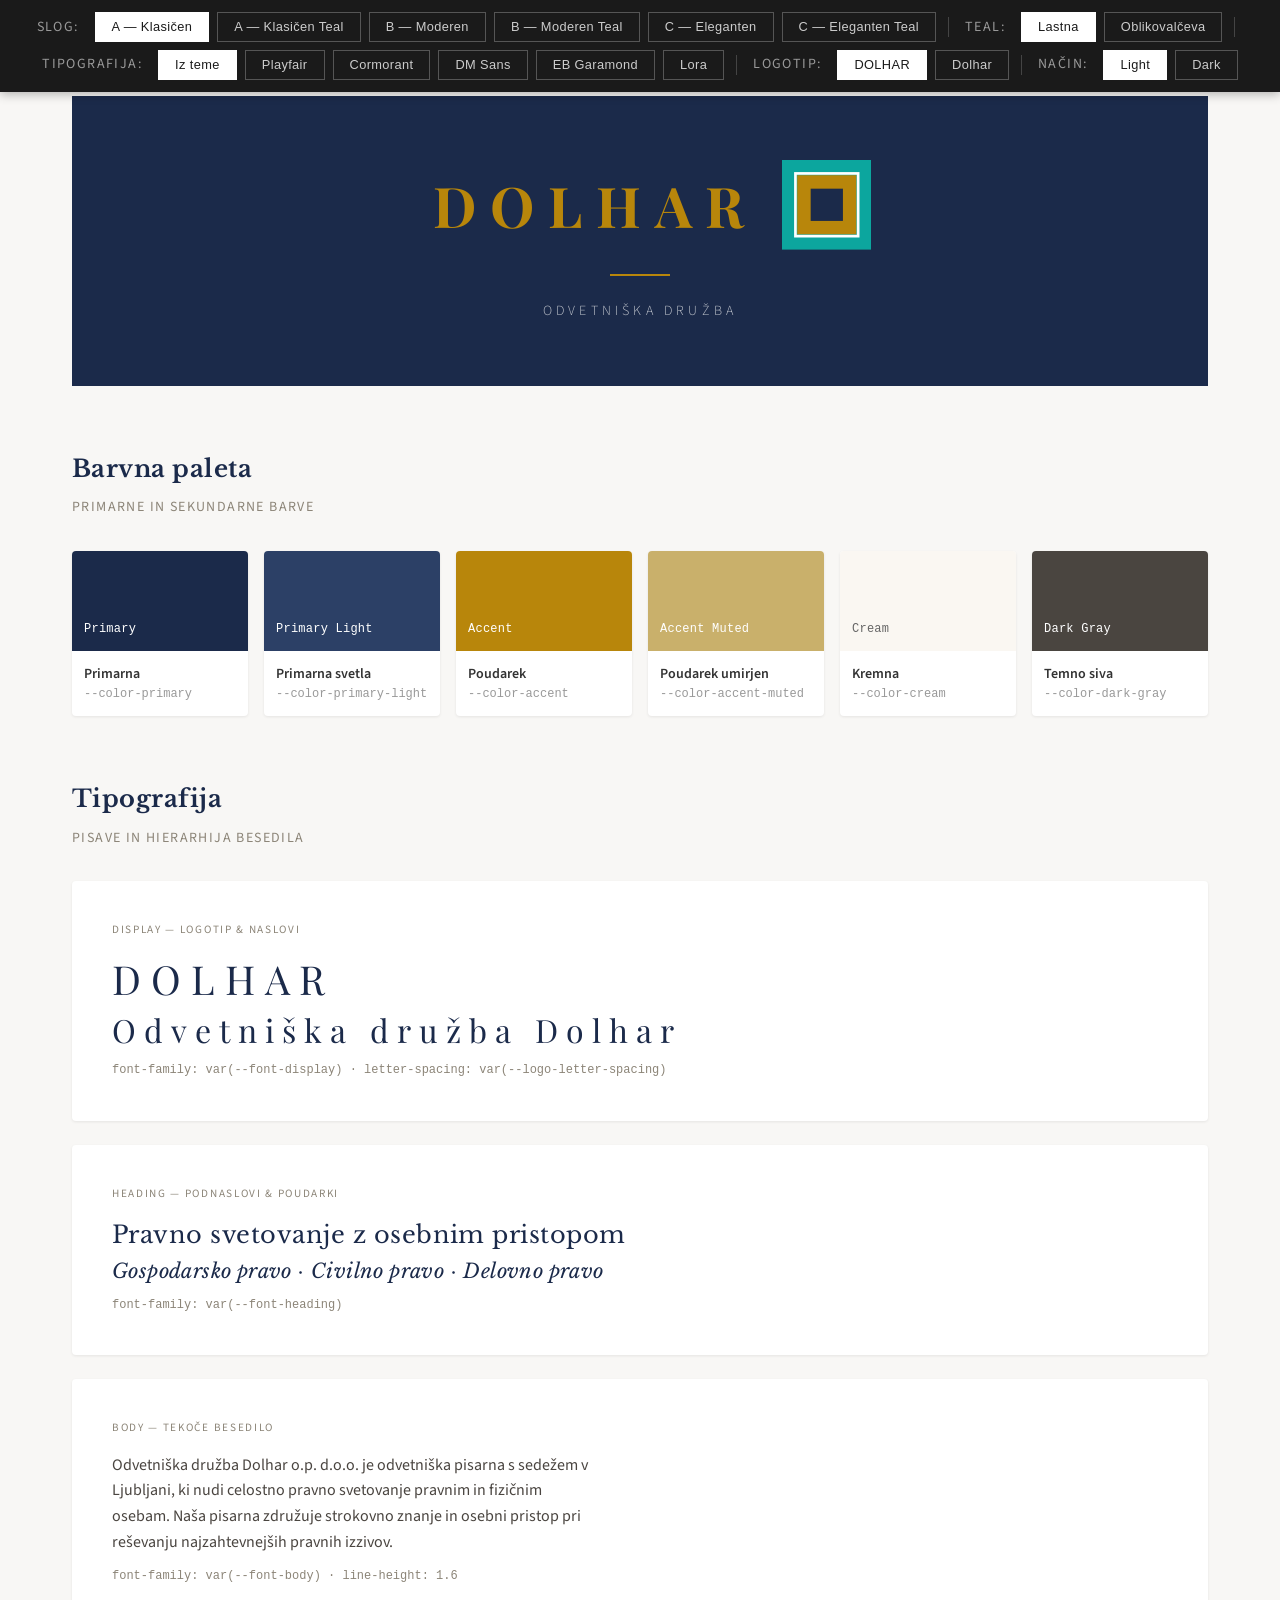
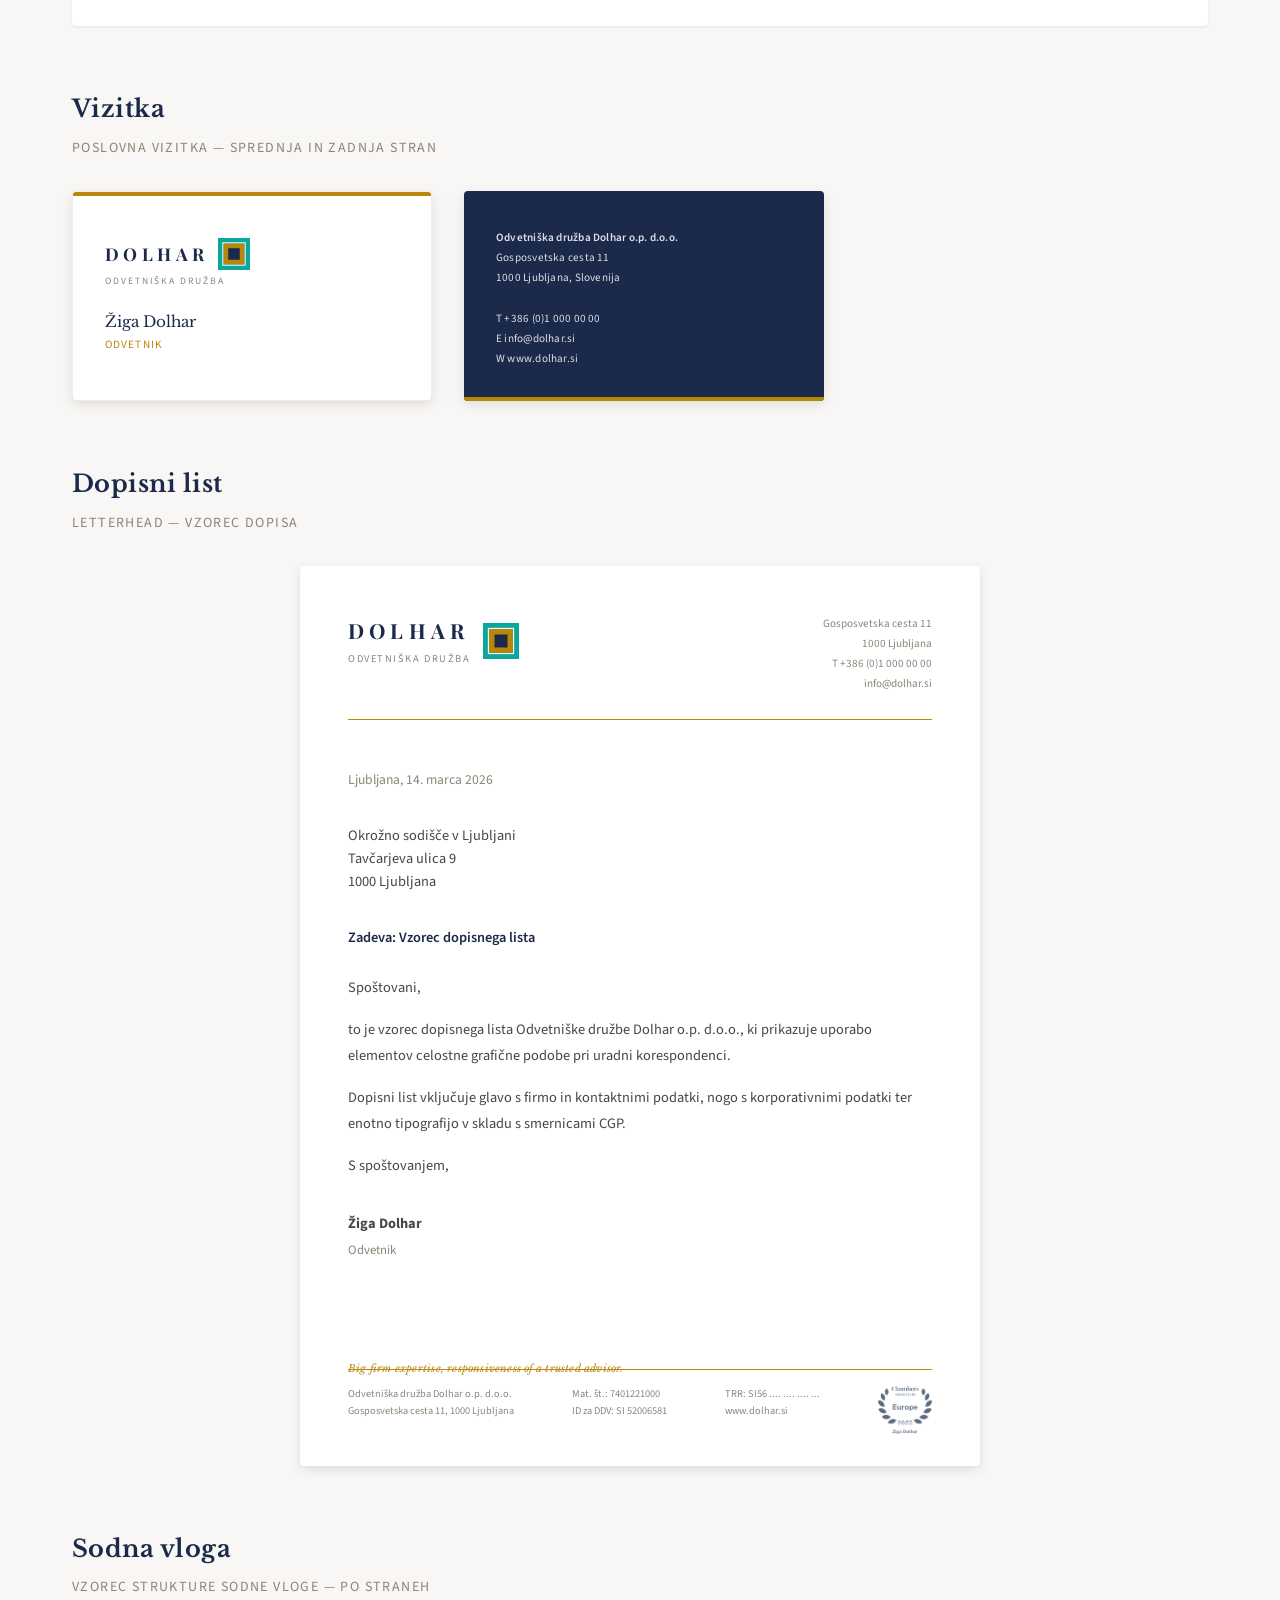
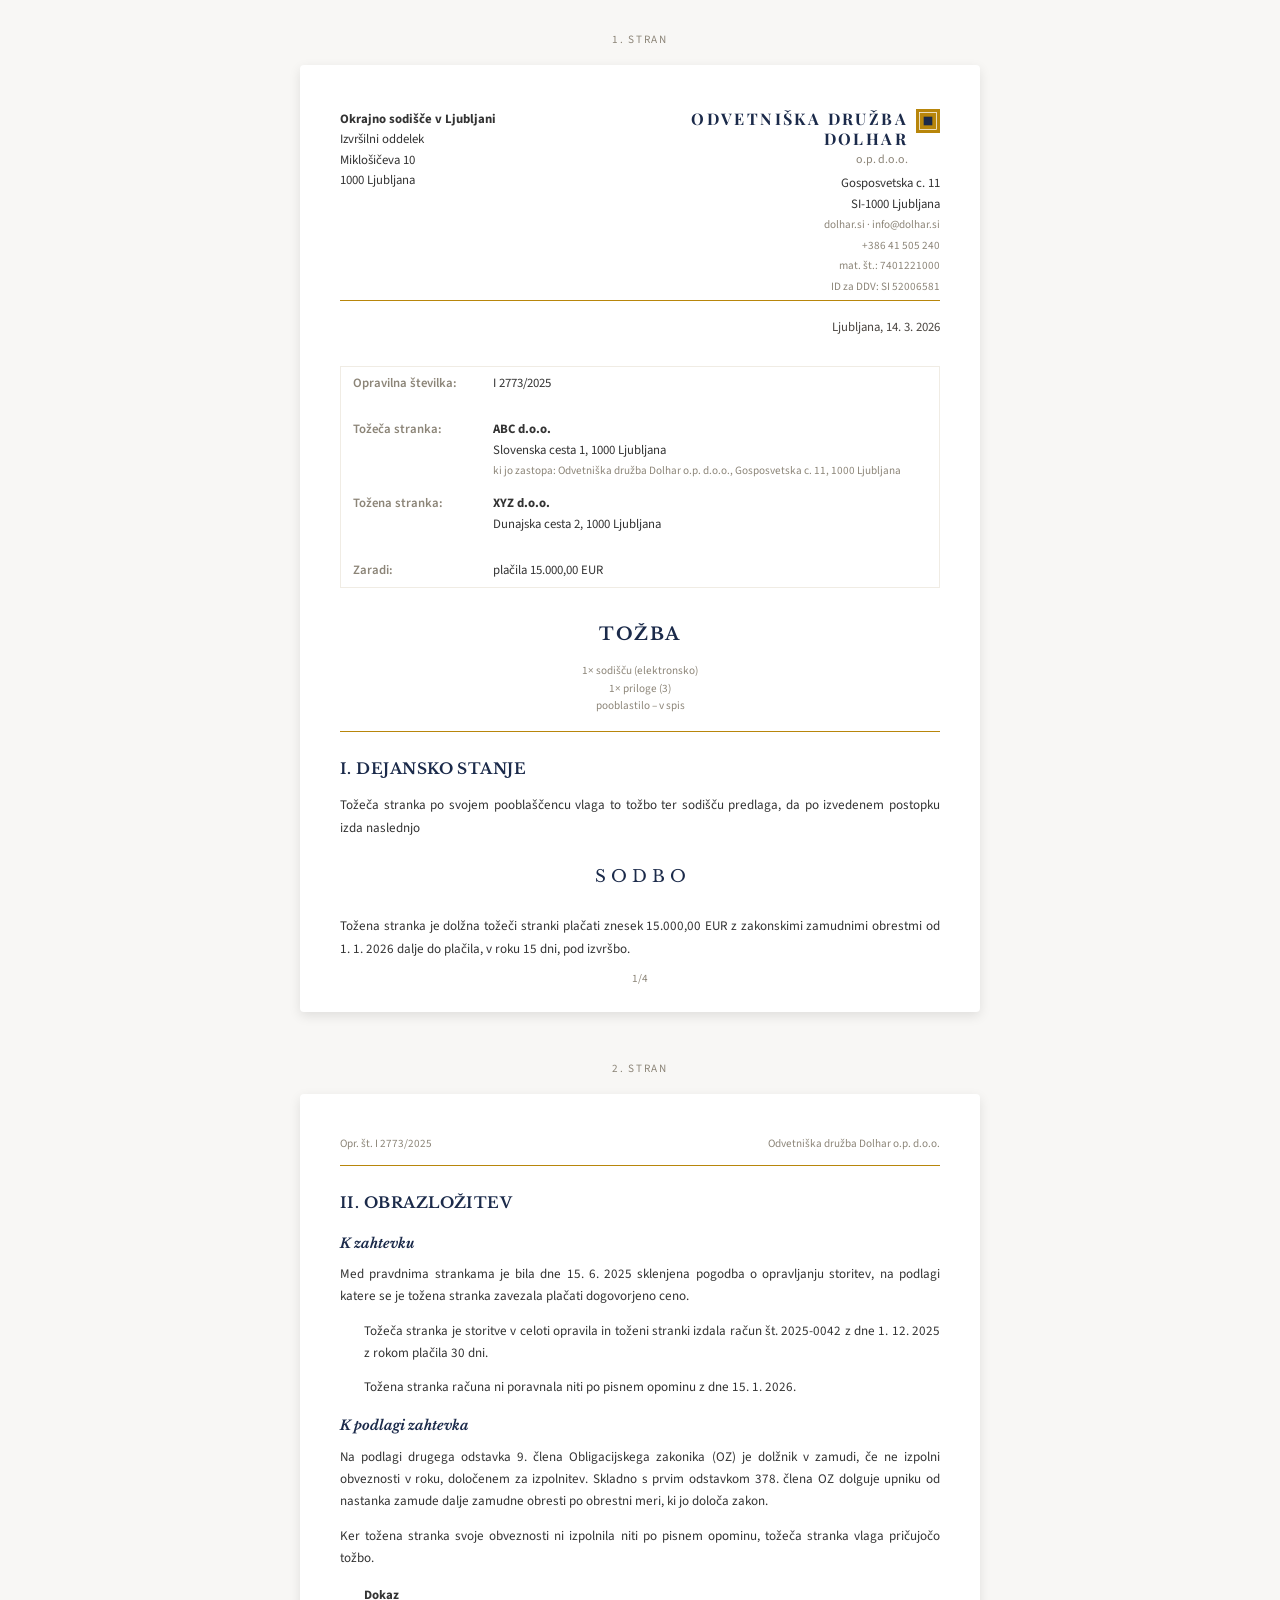
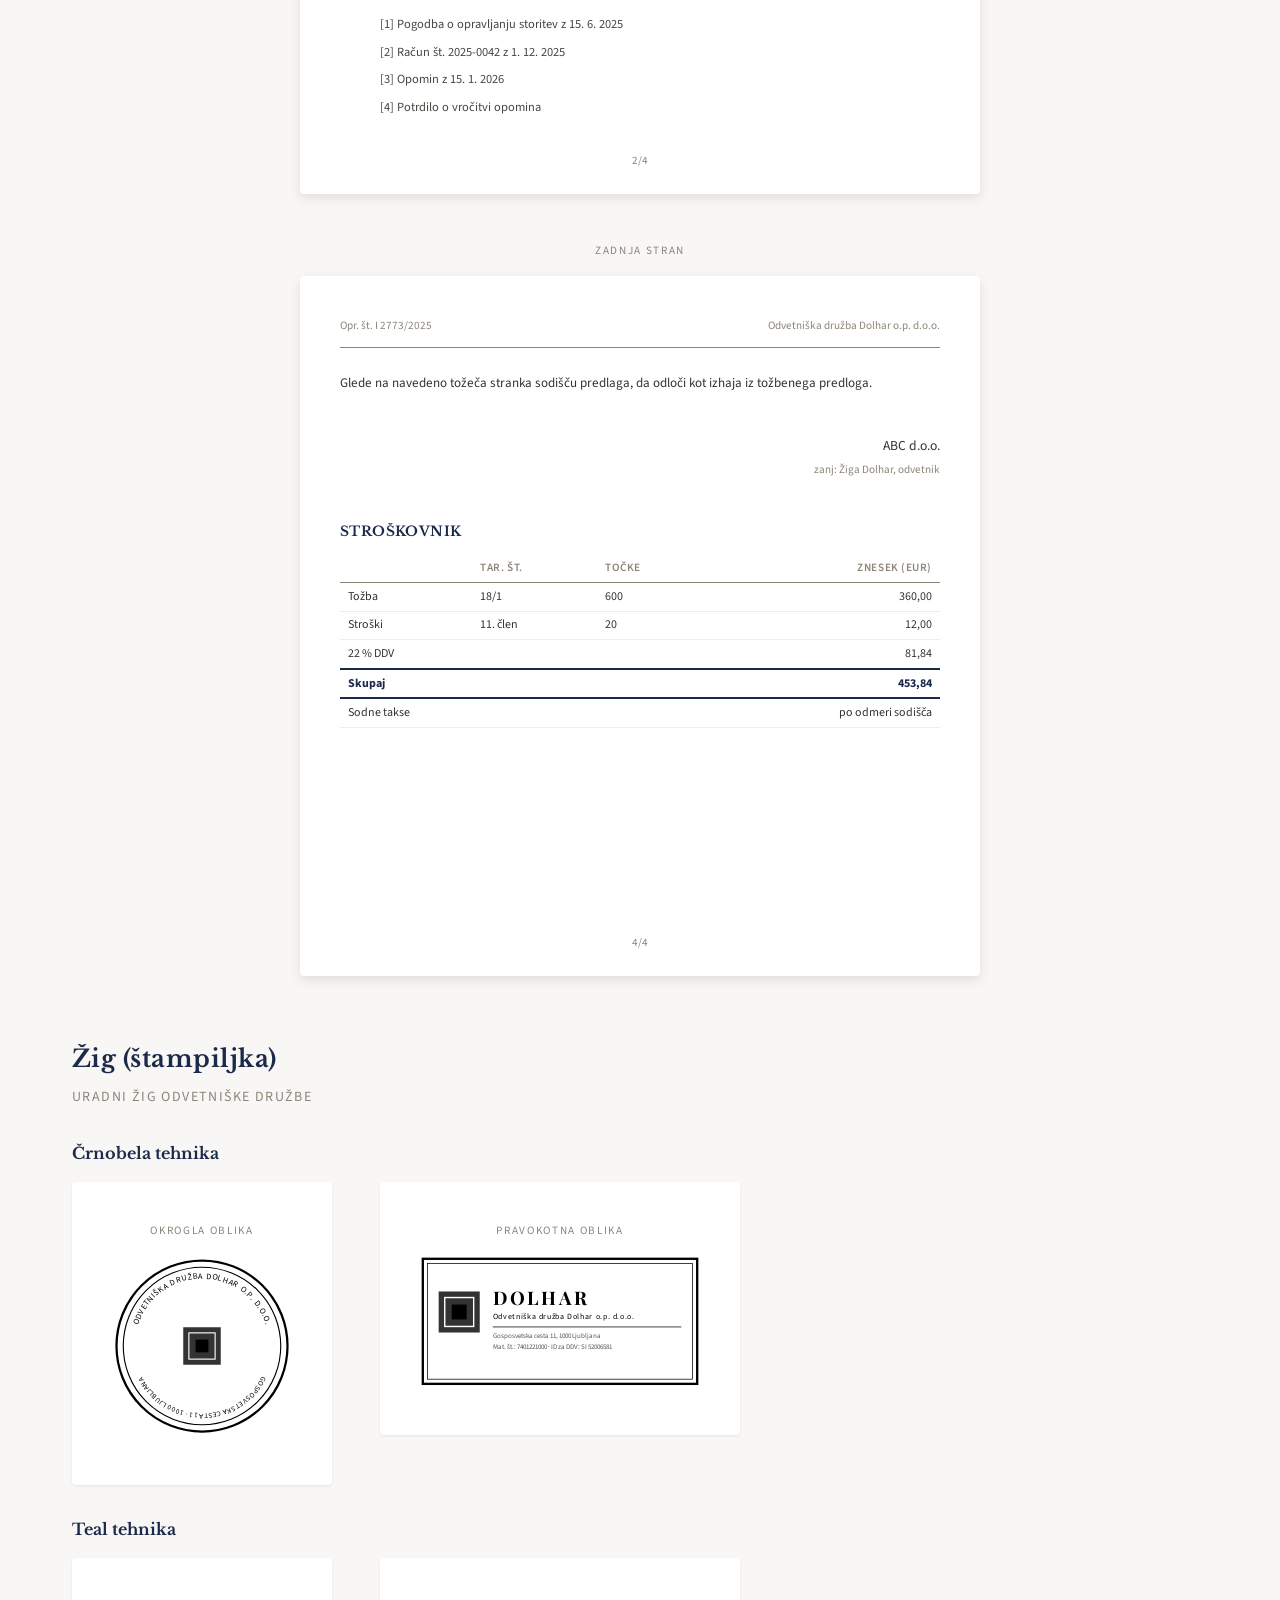
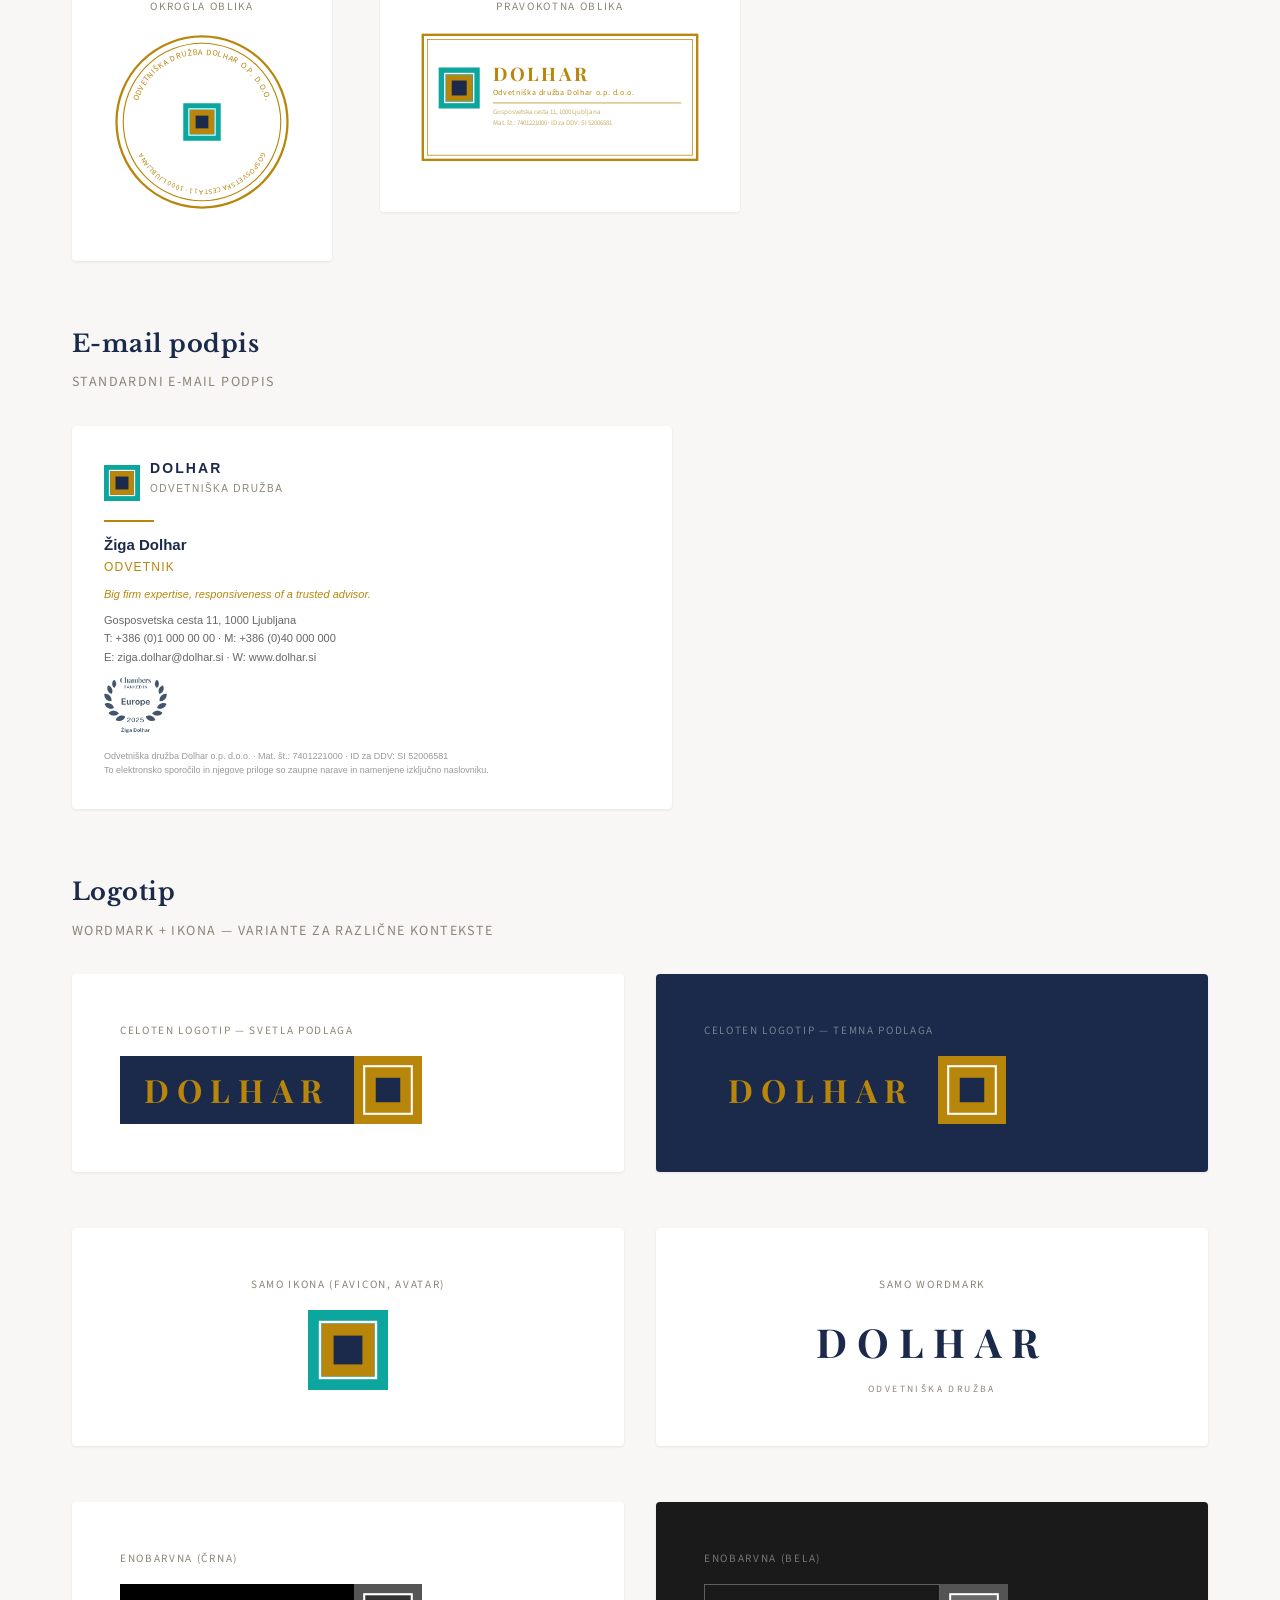
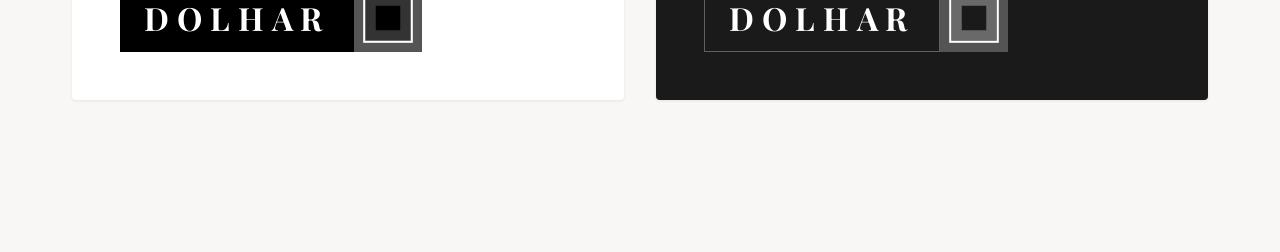
<file: website/index.html>
<!DOCTYPE html>
<html lang="sl" data-theme="classic" data-teal="custom" data-mode="light" data-typo="auto" data-logocase="upper">
<head>
  <meta charset="UTF-8">
  <meta name="viewport" content="width=device-width, initial-scale=1.0">
  <title>Dolhar — Celostna grafična podoba</title>

  <!-- Google Fonts -->
  <link rel="preconnect" href="https://fonts.googleapis.com">
  <link rel="preconnect" href="https://fonts.gstatic.com" crossorigin>
  <link href="https://fonts.googleapis.com/css2?family=Cormorant+Garamond:ital,wght@0,400;0,600;0,700;1,400&family=DM+Sans:ital,wght@0,300;0,400;0,500;0,700;1,400&family=EB+Garamond:ital,wght@0,400;0,500;0,600;0,700;1,400&family=Inter:wght@300;400;500;600;700&family=Libre+Baskerville:ital,wght@0,400;0,700;1,400&family=Lora:ital,wght@0,400;0,500;0,600;0,700;1,400&family=Playfair+Display:ital,wght@0,400;0,700;0,900;1,400&family=Source+Sans+3:ital,wght@0,300;0,400;0,600;0,700;1,400&display=swap" rel="stylesheet">

  <link rel="stylesheet" href="../brand/tokens.css">
  <link rel="stylesheet" href="css/style.css">
</head>
<body>

  <!-- Theme Switcher -->
  <nav class="theme-switcher">
    <span>Slog:</span>
    <button class="theme-btn active" data-theme="classic">A — Klasičen</button>
    <button class="theme-btn" data-theme="classic-teal">A — Klasičen Teal</button>
    <button class="theme-btn" data-theme="modern">B — Moderen</button>
    <button class="theme-btn" data-theme="modern-teal">B — Moderen Teal</button>
    <button class="theme-btn" data-theme="elegant">C — Eleganten</button>
    <button class="theme-btn" data-theme="elegant-teal">C — Eleganten Teal</button>
    <span class="switcher-divider"></span>
    <span>Teal:</span>
    <button class="teal-btn active" data-teal="custom">Lastna</button>
    <button class="teal-btn" data-teal="designer">Oblikovalčeva</button>
    <span class="switcher-divider"></span>
    <span>Tipografija:</span>
    <button class="typo-btn active" data-typo="auto">Iz teme</button>
    <button class="typo-btn" data-typo="playfair">Playfair</button>
    <button class="typo-btn" data-typo="cormorant">Cormorant</button>
    <button class="typo-btn" data-typo="dmsans">DM Sans</button>
    <button class="typo-btn" data-typo="ebgaramond">EB Garamond</button>
    <button class="typo-btn" data-typo="lora">Lora</button>
    <span class="switcher-divider"></span>
    <span>Logotip:</span>
    <button class="logocase-btn active" data-logocase="upper">DOLHAR</button>
    <button class="logocase-btn" data-logocase="sentence">Dolhar</button>
    <span class="switcher-divider"></span>
    <span>Način:</span>
    <button class="mode-btn active" data-mode="light">Light</button>
    <button class="mode-btn" data-mode="dark">Dark</button>
  </nav>

  <div class="page">

    <!-- ======================== HERO ======================== -->
    <div class="hero">
      <div class="logo-lockup hero-logo">
        <div class="logo-wordmark-area">
          <div class="wordmark">Dolhar</div>
        </div>
        <div class="logo-icon-area">
          <svg class="logo-icon" viewBox="0 0 100 100" xmlns="http://www.w3.org/2000/svg">
            <rect width="100" height="100" fill="#0CA69E"/>
            <rect x="17" y="17" width="66" height="66" fill="var(--color-accent)"/>
            <rect x="15" y="15" width="70" height="70" fill="none" stroke="#fff" stroke-width="3"/>
            <rect x="32" y="32" width="36" height="36" fill="var(--color-primary)"/>
          </svg>
        </div>
      </div>
      <div class="divider"></div>
      <div class="firm-type">Odvetniška družba</div>
    </div>


    <!-- ======================== BARVNA PALETA ======================== -->
    <section id="barve">
      <h2 class="section-title">Barvna paleta</h2>
      <p class="section-subtitle">Primarne in sekundarne barve</p>

      <div class="color-grid">
        <div class="color-swatch">
          <div class="swatch-color" style="background: var(--color-primary);">
            <span style="color: #fff;">Primary</span>
          </div>
          <div class="swatch-info">
            <div class="swatch-name">Primarna</div>
            <div class="swatch-var">--color-primary</div>
          </div>
        </div>

        <div class="color-swatch">
          <div class="swatch-color" style="background: var(--color-primary-light);">
            <span style="color: #fff;">Primary Light</span>
          </div>
          <div class="swatch-info">
            <div class="swatch-name">Primarna svetla</div>
            <div class="swatch-var">--color-primary-light</div>
          </div>
        </div>

        <div class="color-swatch">
          <div class="swatch-color" style="background: var(--color-accent);">
            <span style="color: #fff;">Accent</span>
          </div>
          <div class="swatch-info">
            <div class="swatch-name">Poudarek</div>
            <div class="swatch-var">--color-accent</div>
          </div>
        </div>

        <div class="color-swatch">
          <div class="swatch-color" style="background: var(--color-accent-muted);">
            <span style="color: #fff;">Accent Muted</span>
          </div>
          <div class="swatch-info">
            <div class="swatch-name">Poudarek umirjen</div>
            <div class="swatch-var">--color-accent-muted</div>
          </div>
        </div>

        <div class="color-swatch">
          <div class="swatch-color" style="background: var(--color-cream);">
            <span style="color: #666;">Cream</span>
          </div>
          <div class="swatch-info">
            <div class="swatch-name">Kremna</div>
            <div class="swatch-var">--color-cream</div>
          </div>
        </div>

        <div class="color-swatch">
          <div class="swatch-color" style="background: var(--color-dark-gray);">
            <span style="color: #fff;">Dark Gray</span>
          </div>
          <div class="swatch-info">
            <div class="swatch-name">Temno siva</div>
            <div class="swatch-var">--color-dark-gray</div>
          </div>
        </div>
      </div>
    </section>


    <!-- ======================== TIPOGRAFIJA ======================== -->
    <section id="tipografija">
      <h2 class="section-title">Tipografija</h2>
      <p class="section-subtitle">Pisave in hierarhija besedila</p>

      <div class="type-specimen">
        <div class="type-label">Display — Logotip & naslovi</div>
        <div class="type-sample-display logo-case">Dolhar</div>
        <div class="type-sample-display" style="font-size: var(--text-3xl); text-transform: none;">Odvetniška družba Dolhar</div>
        <div class="type-meta">font-family: var(--font-display) · letter-spacing: var(--logo-letter-spacing)</div>
      </div>

      <div class="type-specimen">
        <div class="type-label">Heading — Podnaslovi & poudarki</div>
        <div class="type-sample-heading">Pravno svetovanje z osebnim pristopom</div>
        <div class="type-sample-heading" style="font-style: italic; font-size: var(--text-xl);">Gospodarsko pravo · Civilno pravo · Delovno pravo</div>
        <div class="type-meta">font-family: var(--font-heading)</div>
      </div>

      <div class="type-specimen">
        <div class="type-label">Body — Tekoče besedilo</div>
        <div class="type-sample-body">
          Odvetniška družba Dolhar o.p. d.o.o. je odvetniška pisarna s sedežem v Ljubljani,
          ki nudi celostno pravno svetovanje pravnim in fizičnim osebam. Naša pisarna združuje
          strokovno znanje in osebni pristop pri reševanju najzahtevnejših pravnih izzivov.
        </div>
        <div class="type-meta">font-family: var(--font-body) · line-height: 1.6</div>
      </div>
    </section>


    <!-- ======================== VIZITKA ======================== -->
    <section id="vizitka">
      <h2 class="section-title">Vizitka</h2>
      <p class="section-subtitle">Poslovna vizitka — sprednja in zadnja stran</p>

      <div class="card-container">
        <div class="business-card front">
          <div class="card-logo-row">
            <div class="card-firm">Dolhar</div>
            <svg class="card-icon" viewBox="0 0 100 100" xmlns="http://www.w3.org/2000/svg">
              <rect width="100" height="100" fill="#0CA69E"/>
              <rect x="17" y="17" width="66" height="66" fill="var(--color-accent)"/>
              <rect x="15" y="15" width="70" height="70" fill="none" stroke="#fff" stroke-width="3"/>
              <rect x="32" y="32" width="36" height="36" fill="var(--color-primary)"/>
            </svg>
          </div>
          <div class="card-type">Odvetniška družba</div>
          <div class="card-name">Žiga Dolhar</div>
          <div class="card-title">Odvetnik</div>
        </div>

        <div class="business-card back">
          <div class="card-detail">
            <strong>Odvetniška družba Dolhar o.p. d.o.o.</strong><br>
            Gosposvetska cesta 11<br>
            1000 Ljubljana, Slovenija<br><br>
            T +386 (0)1 000 00 00<br>
            E info@dolhar.si<br>
            W www.dolhar.si
          </div>
        </div>
      </div>
    </section>


    <!-- ======================== DOPISNI LIST ======================== -->
    <section id="dopisni-list">
      <h2 class="section-title">Dopisni list</h2>
      <p class="section-subtitle">Letterhead — vzorec dopisa</p>

      <div class="letterhead-mock">
        <div class="lh-header">
          <div class="lh-logo-row">
            <div>
              <div class="lh-firm">Dolhar</div>
              <div class="lh-firm-sub">Odvetniška družba</div>
            </div>
            <svg class="lh-icon" viewBox="0 0 100 100" xmlns="http://www.w3.org/2000/svg">
              <rect width="100" height="100" fill="#0CA69E"/>
              <rect x="17" y="17" width="66" height="66" fill="var(--color-accent)"/>
              <rect x="15" y="15" width="70" height="70" fill="none" stroke="#fff" stroke-width="3"/>
              <rect x="32" y="32" width="36" height="36" fill="var(--color-primary)"/>
            </svg>
          </div>
          <div class="lh-contact">
            Gosposvetska cesta 11<br>
            1000 Ljubljana<br>
            T +386 (0)1 000 00 00<br>
            info@dolhar.si
          </div>
        </div>

        <div class="lh-body">
          <div class="lh-date">Ljubljana, 14. marca 2026</div>

          <div class="lh-recipient">
            Okrožno sodišče v Ljubljani<br>
            Tavčarjeva ulica 9<br>
            1000 Ljubljana
          </div>

          <div class="lh-subject">Zadeva: Vzorec dopisnega lista</div>

          <p>Spoštovani,</p>

          <p>
            to je vzorec dopisnega lista Odvetniške družbe Dolhar o.p. d.o.o.,
            ki prikazuje uporabo elementov celostne grafične podobe pri uradni
            korespondenci.
          </p>

          <p>
            Dopisni list vključuje glavo s firmo in kontaktnimi podatki,
            nogo s korporativnimi podatki ter enotno tipografijo v skladu
            s smernicami CGP.
          </p>

          <p>S spoštovanjem,</p>
          <p style="margin-top: 2rem;">
            <strong>Žiga Dolhar</strong><br>
            <span style="font-size: 0.8rem; color: var(--color-mid-gray);">Odvetnik</span>
          </p>
        </div>

        <div class="lh-motto">
          Big firm expertise, responsiveness of a trusted advisor.
        </div>

        <div class="lh-footer">
          <div>
            Odvetniška družba Dolhar o.p. d.o.o.<br>
            Gosposvetska cesta 11, 1000 Ljubljana
          </div>
          <div>
            Mat. št.: 7401221000<br>
            ID za DDV: SI 52006581
          </div>
          <div>
            TRR: SI56 .... .... .... ...<br>
            www.dolhar.si
          </div>
          <div class="lh-chambers">
            <img src="assets/images/Chambers-2025.png" alt="Chambers Ranked in Europe 2025" class="chambers-badge">
          </div>
        </div>
      </div>
    </section>


    <!-- ======================== SODNA VLOGA ======================== -->
    <section id="sodna-vloga">
      <h2 class="section-title">Sodna vloga</h2>
      <p class="section-subtitle">Vzorec strukture sodne vloge — po straneh</p>

      <div class="cf-pages">

        <!-- ——— 1. STRAN ——— -->
        <div class="cf-page-label">1. stran</div>
        <div class="court-filing-mock">
          <!-- Glava: tabela sodišče ↔ odvetnik -->
          <table class="cf-header-table">
            <tr>
              <td class="cf-court-cell">
                <strong>Okrajno sodišče v Ljubljani</strong><br>
                Izvršilni oddelek<br>
                Miklošičeva 10<br>
                1000 Ljubljana
              </td>
              <td class="cf-attorney-cell">
                <div class="cf-attorney-logo">
                  <div>
                    <div class="cf-firm">Odvetniška družba Dolhar</div>
                    <div class="cf-firm-detail">o.p. d.o.o.</div>
                  </div>
                  <svg class="cf-icon" viewBox="0 0 100 100" xmlns="http://www.w3.org/2000/svg">
                    <rect width="100" height="100" fill="var(--color-accent)"/>
                    <rect x="15" y="15" width="70" height="70" fill="none" stroke="#fff" stroke-width="3"/>
                    <rect x="32" y="32" width="36" height="36" fill="var(--color-primary)"/>
                  </svg>
                </div>
                Gosposvetska c. 11<br>
                SI-1000 Ljubljana<br>
                <span class="cf-small">
                  dolhar.si · info@dolhar.si<br>
                  +386 41 505 240<br>
                  mat. št.: 7401221000<br>
                  ID za DDV: SI 52006581
                </span>
              </td>
            </tr>
            <tr>
              <td class="cf-date-cell" colspan="2" style="text-align: right;">Ljubljana, 14. 3. 2026</td>
            </tr>
          </table>

          <!-- Podatki o zadevi -->
          <table class="cf-case-table">
            <tr>
              <td class="cf-label">Opravilna številka:</td>
              <td>I 2773/2025</td>
            </tr>
            <tr><td colspan="2" style="height: 0.5rem;"></td></tr>
            <tr>
              <td class="cf-label">Tožeča stranka:</td>
              <td>
                <strong>ABC d.o.o.</strong><br>
                Slovenska cesta 1, 1000 Ljubljana<br>
                <span class="cf-small">ki jo zastopa: Odvetniška družba Dolhar o.p. d.o.o., Gosposvetska c. 11, 1000 Ljubljana</span>
              </td>
            </tr>
            <tr>
              <td class="cf-label">Tožena stranka:</td>
              <td>
                <strong>XYZ d.o.o.</strong><br>
                Dunajska cesta 2, 1000 Ljubljana
              </td>
            </tr>
            <tr><td colspan="2" style="height: 0.5rem;"></td></tr>
            <tr>
              <td class="cf-label">Zaradi:</td>
              <td>plačila 15.000,00 EUR</td>
            </tr>
          </table>

          <!-- Naslov vloge -->
          <div class="cf-filing-title">
            Tožba<br>
            <span class="cf-filing-copies">1× sodišču (elektronsko)<br>1× priloge (3)<br>pooblastilo – v spis</span>
          </div>

          <!-- Začetek vsebine -->
          <div class="cf-body">
            <div class="cf-h1">I. Dejansko stanje</div>
            <p class="cf-l1">
              Tožeča stranka po svojem pooblaščencu vlaga to tožbo ter sodišču predlaga,
              da po izvedenem postopku izda naslednjo
            </p>
            <p style="text-align: center; font-family: var(--font-heading); font-size: 1.05rem; color: var(--color-primary); margin: 1.5rem 0;">
              S O D B O
            </p>
            <p class="cf-l1">
              Tožena stranka je dolžna tožeči stranki plačati znesek 15.000,00 EUR z zakonskimi
              zamudnimi obrestmi od 1. 1. 2026 dalje do plačila, v roku 15 dni, pod izvršbo.
            </p>
          </div>

          <div class="cf-page-number">1/4</div>
        </div>

        <!-- ——— 2. STRAN ——— -->
        <div class="cf-page-label">2. stran</div>
        <div class="court-filing-mock cf-continuation">
          <div class="cf-continuation-header">
            <span>Opr. št. I 2773/2025</span>
            <span>Odvetniška družba Dolhar o.p. d.o.o.</span>
          </div>

          <div class="cf-body">
            <div class="cf-h1">II. Obrazložitev</div>
            <div class="cf-h3">K zahtevku</div>
            <p class="cf-l1">
              Med pravdnima strankama je bila dne 15. 6. 2025 sklenjena pogodba o opravljanju
              storitev, na podlagi katere se je tožena stranka zavezala plačati dogovorjeno ceno.
            </p>
            <p class="cf-l2">
              Tožeča stranka je storitve v celoti opravila in toženi stranki izdala račun
              št. 2025-0042 z dne 1. 12. 2025 z rokom plačila 30 dni.
            </p>
            <p class="cf-l2">
              Tožena stranka računa ni poravnala niti po pisnem opominu z dne 15. 1. 2026.
            </p>

            <div class="cf-h3">K podlagi zahtevka</div>
            <p class="cf-l1">
              Na podlagi drugega odstavka 9. člena Obligacijskega zakonika (OZ) je dolžnik v zamudi,
              če ne izpolni obveznosti v roku, določenem za izpolnitev. Skladno s prvim odstavkom
              378. člena OZ dolguje upniku od nastanka zamude dalje zamudne obresti po obrestni meri,
              ki jo določa zakon.
            </p>
            <p class="cf-l1">
              Ker tožena stranka svoje obveznosti ni izpolnila niti po pisnem opominu, tožeča stranka
              vlaga pričujočo tožbo.
            </p>

            <!-- Dokazni predlog -->
            <div class="cf-evidence-title">Dokaz</div>
            <div class="cf-evidence-item">[1] Pogodba o opravljanju storitev z 15. 6. 2025</div>
            <div class="cf-evidence-item">[2] Račun št. 2025-0042 z 1. 12. 2025</div>
            <div class="cf-evidence-item">[3] Opomin z 15. 1. 2026</div>
            <div class="cf-evidence-item">[4] Potrdilo o vročitvi opomina</div>
          </div>

          <div class="cf-page-number">2/4</div>
        </div>

        <!-- ——— ZADNJA STRAN ——— -->
        <div class="cf-page-label">Zadnja stran</div>
        <div class="court-filing-mock cf-continuation">
          <div class="cf-continuation-header">
            <span>Opr. št. I 2773/2025</span>
            <span>Odvetniška družba Dolhar o.p. d.o.o.</span>
          </div>

          <div class="cf-body">
            <p class="cf-l1">
              Glede na navedeno tožeča stranka sodišču predlaga, da odloči kot izhaja iz tožbenega
              predloga.
            </p>
          </div>

          <!-- Podpis -->
          <div class="cf-signature">
            ABC d.o.o.<br>
            <span class="cf-small">zanj: Žiga Dolhar, odvetnik</span>
          </div>

          <!-- Stroškovnik -->
          <div class="cf-costs-title">Stroškovnik</div>
          <table class="cf-costs-table">
            <thead>
              <tr>
                <th></th>
                <th>Tar. št.</th>
                <th>Točke</th>
                <th>Znesek (EUR)</th>
              </tr>
            </thead>
            <tbody>
              <tr>
                <td>Tožba</td>
                <td>18/1</td>
                <td>600</td>
                <td>360,00</td>
              </tr>
              <tr>
                <td>Stroški</td>
                <td>11. člen</td>
                <td>20</td>
                <td>12,00</td>
              </tr>
              <tr>
                <td>22 % DDV</td>
                <td></td>
                <td></td>
                <td>81,84</td>
              </tr>
              <tr class="cf-costs-total">
                <td>Skupaj</td>
                <td></td>
                <td></td>
                <td>453,84</td>
              </tr>
              <tr>
                <td colspan="3">Sodne takse</td>
                <td>po odmeri sodišča</td>
              </tr>
            </tbody>
          </table>

          <div class="cf-page-number">4/4</div>
        </div>

      </div>
    </section>


    <!-- ======================== ŽIG / ŠTAMPILJKA ======================== -->
    <section id="zig">
      <h2 class="section-title">Žig (štampiljka)</h2>
      <p class="section-subtitle">Uradni žig odvetniške družbe</p>

      <!-- Črnobela tehnika -->
      <h3 class="stamp-group-title">Črnobela tehnika</h3>
      <div class="stamp-container">
        <div class="stamp-card">
          <div class="type-label">Okrogla oblika</div>
          <div class="stamp stamp-round">
            <svg viewBox="0 0 240 240" xmlns="http://www.w3.org/2000/svg" class="stamp-svg">
              <circle cx="120" cy="120" r="114" fill="none" stroke="#000" stroke-width="3"/>
              <circle cx="120" cy="120" r="105" fill="none" stroke="#000" stroke-width="1.5"/>
              <defs>
                <path id="topArcBW" d="M 30,120 a 90,90 0 1,1 180,0" fill="none"/>
                <path id="bottomArcBW" d="M 210,120 a 90,90 0 1,1 -180,0" fill="none"/>
              </defs>
              <text font-family="var(--font-body)" font-size="11" fill="#000" letter-spacing="0.1em">
                <textPath href="#topArcBW" startOffset="50%" text-anchor="middle">ODVETNIŠKA DRUŽBA DOLHAR O.P. D.O.O.</textPath>
              </text>
              <text font-family="var(--font-body)" font-size="9.5" fill="#000" letter-spacing="0.05em">
                <textPath href="#bottomArcBW" startOffset="50%" text-anchor="middle">GOSPOSVETSKA CESTA 11 · 1000 LJUBLJANA</textPath>
              </text>
              <rect x="95" y="95" width="50" height="50" fill="#333"/>
              <rect x="102.5" y="102.5" width="35" height="35" fill="none" stroke="#fff" stroke-width="1.5"/>
              <rect x="111.5" y="111.5" width="17" height="17" fill="#000"/>
            </svg>
          </div>
        </div>

        <div class="stamp-card">
          <div class="type-label">Pravokotna oblika</div>
          <div class="stamp stamp-rect">
            <svg viewBox="0 0 300 140" xmlns="http://www.w3.org/2000/svg" class="stamp-svg">
              <rect x="3" y="3" width="294" height="134" fill="none" stroke="#000" stroke-width="2.5"/>
              <rect x="8" y="8" width="284" height="124" fill="none" stroke="#000" stroke-width="0.8"/>
              <rect x="20" y="38" width="44" height="44" fill="#333"/>
              <rect x="26.5" y="44.5" width="31" height="31" fill="none" stroke="#fff" stroke-width="1.5"/>
              <rect x="34" y="52" width="16" height="16" fill="#000"/>
              <text x="78" y="52" font-family="var(--font-display)" font-size="20" font-weight="700" fill="#000" letter-spacing="0.15em">DOLHAR</text>
              <text x="78" y="68" font-family="var(--font-body)" font-size="8.5" fill="#000" letter-spacing="0.08em">Odvetniška družba Dolhar o.p. d.o.o.</text>
              <line x1="78" y1="76" x2="280" y2="76" stroke="#000" stroke-width="0.8"/>
              <text x="78" y="88" font-family="var(--font-body)" font-size="7.5" fill="#555">Gosposvetska cesta 11, 1000 Ljubljana</text>
              <text x="78" y="100" font-family="var(--font-body)" font-size="7.5" fill="#555">Mat. št.: 7401221000 · ID za DDV: SI 52006581</text>
            </svg>
          </div>
        </div>
      </div>

      <!-- Teal tehnika -->
      <h3 class="stamp-group-title">Teal tehnika</h3>
      <div class="stamp-container">
        <div class="stamp-card">
          <div class="type-label">Okrogla oblika</div>
          <div class="stamp stamp-round">
            <svg viewBox="0 0 240 240" xmlns="http://www.w3.org/2000/svg" class="stamp-svg">
              <circle cx="120" cy="120" r="114" fill="none" stroke="var(--color-accent)" stroke-width="3"/>
              <circle cx="120" cy="120" r="105" fill="none" stroke="var(--color-accent)" stroke-width="1.5"/>
              <defs>
                <path id="topArcT" d="M 30,120 a 90,90 0 1,1 180,0" fill="none"/>
                <path id="bottomArcT" d="M 210,120 a 90,90 0 1,1 -180,0" fill="none"/>
              </defs>
              <text font-family="var(--font-body)" font-size="11" fill="var(--color-accent)" letter-spacing="0.1em">
                <textPath href="#topArcT" startOffset="50%" text-anchor="middle">ODVETNIŠKA DRUŽBA DOLHAR O.P. D.O.O.</textPath>
              </text>
              <text font-family="var(--font-body)" font-size="9.5" fill="var(--color-accent)" letter-spacing="0.05em">
                <textPath href="#bottomArcT" startOffset="50%" text-anchor="middle">GOSPOSVETSKA CESTA 11 · 1000 LJUBLJANA</textPath>
              </text>
              <rect x="95" y="95" width="50" height="50" fill="#0CA69E"/>
              <rect x="104" y="104" width="32" height="32" fill="var(--color-accent)"/>
              <rect x="102.5" y="102.5" width="35" height="35" fill="none" stroke="#fff" stroke-width="1.5"/>
              <rect x="111.5" y="111.5" width="17" height="17" fill="var(--color-primary)"/>
            </svg>
          </div>
        </div>

        <div class="stamp-card">
          <div class="type-label">Pravokotna oblika</div>
          <div class="stamp stamp-rect">
            <svg viewBox="0 0 300 140" xmlns="http://www.w3.org/2000/svg" class="stamp-svg">
              <rect x="3" y="3" width="294" height="134" fill="none" stroke="var(--color-accent)" stroke-width="2.5"/>
              <rect x="8" y="8" width="284" height="124" fill="none" stroke="var(--color-accent)" stroke-width="0.8"/>
              <rect x="20" y="38" width="44" height="44" fill="#0CA69E"/>
              <rect x="28" y="46" width="28" height="28" fill="var(--color-accent)"/>
              <rect x="26.5" y="44.5" width="31" height="31" fill="none" stroke="#fff" stroke-width="1.5"/>
              <rect x="34" y="52" width="16" height="16" fill="var(--color-primary)"/>
              <text x="78" y="52" font-family="var(--font-display)" font-size="20" font-weight="700" fill="var(--color-accent)" letter-spacing="0.15em">DOLHAR</text>
              <text x="78" y="68" font-family="var(--font-body)" font-size="8.5" fill="var(--color-accent)" letter-spacing="0.08em">Odvetniška družba Dolhar o.p. d.o.o.</text>
              <line x1="78" y1="76" x2="280" y2="76" stroke="var(--color-accent)" stroke-width="0.8"/>
              <text x="78" y="88" font-family="var(--font-body)" font-size="7.5" fill="var(--color-accent-muted)">Gosposvetska cesta 11, 1000 Ljubljana</text>
              <text x="78" y="100" font-family="var(--font-body)" font-size="7.5" fill="var(--color-accent-muted)">Mat. št.: 7401221000 · ID za DDV: SI 52006581</text>
            </svg>
          </div>
        </div>
      </div>
    </section>


    <!-- ======================== E-MAIL PODPIS ======================== -->
    <section id="email-podpis">
      <h2 class="section-title">E-mail podpis</h2>
      <p class="section-subtitle">Standardni e-mail podpis</p>

      <div class="email-sig-container">
        <div class="email-sig">
          <div class="sig-logo-row">
            <svg class="sig-icon" viewBox="0 0 100 100" xmlns="http://www.w3.org/2000/svg">
              <rect width="100" height="100" fill="#0CA69E"/>
              <rect x="17" y="17" width="66" height="66" fill="var(--color-accent)"/>
              <rect x="15" y="15" width="70" height="70" fill="none" stroke="#fff" stroke-width="3"/>
              <rect x="32" y="32" width="36" height="36" fill="var(--color-primary)"/>
            </svg>
            <div>
              <div class="sig-firm" style="color: var(--color-primary);">Dolhar</div>
              <div class="sig-firm-sub" style="color: var(--color-mid-gray);">Odvetniška družba</div>
            </div>
          </div>
          <div class="sig-divider" style="background: var(--color-accent);"></div>
          <div class="sig-name" style="color: var(--color-primary);">Žiga Dolhar</div>
          <div class="sig-title" style="color: var(--color-accent);">Odvetnik</div>
          <div class="sig-motto" style="color: var(--color-accent); font-style: italic; font-size: 11px; margin-bottom: 8px;">
            Big firm expertise, responsiveness of a trusted advisor.
          </div>
          <div class="sig-details" style="color: #666;">
            Gosposvetska cesta 11, 1000 Ljubljana<br>
            T: +386 (0)1 000 00 00 · M: +386 (0)40 000 000<br>
            E: ziga.dolhar@dolhar.si · W: www.dolhar.si
          </div>
          <div class="sig-chambers">
            <img src="assets/images/Chambers-2025.png" alt="Chambers Ranked in Europe 2025" class="chambers-badge-sig">
          </div>
          <div class="sig-legal" style="color: #999;">
            Odvetniška družba Dolhar o.p. d.o.o. · Mat. št.: 7401221000 · ID za DDV: SI 52006581<br>
            To elektronsko sporočilo in njegove priloge so zaupne narave in namenjene izključno naslovniku.
          </div>
        </div>
      </div>
    </section>


    <!-- ======================== LOGOTIP VARIANTE ======================== -->
    <section id="logotip">
      <h2 class="section-title">Logotip</h2>
      <p class="section-subtitle">Wordmark + ikona — variante za različne kontekste</p>

      <div class="grid-2">
        <!-- Full lockup light bg -->
        <div class="type-specimen" style="padding: 3rem;">
          <div class="type-label">Celoten logotip — svetla podlaga</div>
          <div class="logo-lockup logo-variant">
            <div class="logo-wordmark-area" style="background: var(--color-primary);">
              <div class="wordmark" style="color: var(--color-accent);">Dolhar</div>
            </div>
            <div class="logo-icon-area">
              <svg class="logo-icon" viewBox="0 0 100 100" xmlns="http://www.w3.org/2000/svg">
                <rect width="100" height="100" fill="var(--color-accent)"/>
                <rect x="15" y="15" width="70" height="70" fill="none" stroke="#fff" stroke-width="3"/>
                <rect x="32" y="32" width="36" height="36" fill="var(--color-primary)"/>
              </svg>
            </div>
          </div>
        </div>

        <!-- Full lockup dark bg -->
        <div class="type-specimen" style="padding: 3rem; background: var(--color-primary);">
          <div class="type-label" style="color: rgba(255,255,255,0.4);">Celoten logotip — temna podlaga</div>
          <div class="logo-lockup logo-variant">
            <div class="logo-wordmark-area" style="background: transparent;">
              <div class="wordmark" style="color: var(--color-accent);">Dolhar</div>
            </div>
            <div class="logo-icon-area">
              <svg class="logo-icon" viewBox="0 0 100 100" xmlns="http://www.w3.org/2000/svg">
                <rect width="100" height="100" fill="var(--color-accent)"/>
                <rect x="15" y="15" width="70" height="70" fill="none" stroke="#fff" stroke-width="3"/>
                <rect x="32" y="32" width="36" height="36" fill="var(--color-primary)"/>
              </svg>
            </div>
          </div>
        </div>

        <!-- Icon only -->
        <div class="type-specimen" style="text-align: center; padding: 3rem;">
          <div class="type-label">Samo ikona (favicon, avatar)</div>
          <svg style="width: 80px; height: 80px;" viewBox="0 0 100 100" xmlns="http://www.w3.org/2000/svg">
            <rect width="100" height="100" fill="#0CA69E"/>
            <rect x="17" y="17" width="66" height="66" fill="var(--color-accent)"/>
            <rect x="15" y="15" width="70" height="70" fill="none" stroke="#fff" stroke-width="3"/>
            <rect x="32" y="32" width="36" height="36" fill="var(--color-primary)"/>
          </svg>
        </div>

        <!-- Wordmark only -->
        <div class="type-specimen" style="text-align: center; padding: 3rem;">
          <div class="type-label">Samo wordmark</div>
          <div class="logo-case" style="font-family: var(--font-display); font-size: 2.5rem; font-weight: 700; color: var(--color-primary); letter-spacing: var(--logo-letter-spacing);">Dolhar</div>
          <div style="font-family: var(--font-body); font-size: 0.6rem; color: var(--color-mid-gray); letter-spacing: 0.25em; text-transform: uppercase; margin-top: 0.5rem;">Odvetniška družba</div>
        </div>

        <!-- Monochrome -->
        <div class="type-specimen" style="padding: 3rem; background: #fff;">
          <div class="type-label">Enobarvna (črna)</div>
          <div class="logo-lockup logo-variant">
            <div class="logo-wordmark-area" style="background: #000;">
              <div class="wordmark" style="color: #fff;">Dolhar</div>
            </div>
            <div class="logo-icon-area">
              <svg class="logo-icon" viewBox="0 0 100 100" xmlns="http://www.w3.org/2000/svg">
                <rect width="100" height="100" fill="#555"/>
                <rect x="17" y="17" width="66" height="66" fill="#333"/>
                <rect x="15" y="15" width="70" height="70" fill="none" stroke="#fff" stroke-width="3"/>
                <rect x="32" y="32" width="36" height="36" fill="#000"/>
              </svg>
            </div>
          </div>
        </div>

        <!-- White on dark -->
        <div class="type-specimen" style="padding: 3rem; background: #1a1a1a;">
          <div class="type-label" style="color: rgba(255,255,255,0.4);">Enobarvna (bela)</div>
          <div class="logo-lockup logo-variant">
            <div class="logo-wordmark-area" style="background: transparent; border: 1px solid rgba(255,255,255,0.3);">
              <div class="wordmark" style="color: #fff;">Dolhar</div>
            </div>
            <div class="logo-icon-area">
              <svg class="logo-icon" viewBox="0 0 100 100" xmlns="http://www.w3.org/2000/svg">
                <rect width="100" height="100" fill="rgba(255,255,255,0.25)"/>
                <rect x="17" y="17" width="66" height="66" fill="rgba(255,255,255,0.12)"/>
                <rect x="15" y="15" width="70" height="70" fill="none" stroke="#fff" stroke-width="3"/>
                <rect x="32" y="32" width="36" height="36" fill="#1a1a1a"/>
              </svg>
            </div>
          </div>
        </div>
      </div>
    </section>

  </div>

  <script src="js/main.js"></script>
</body>
</html>
</file>
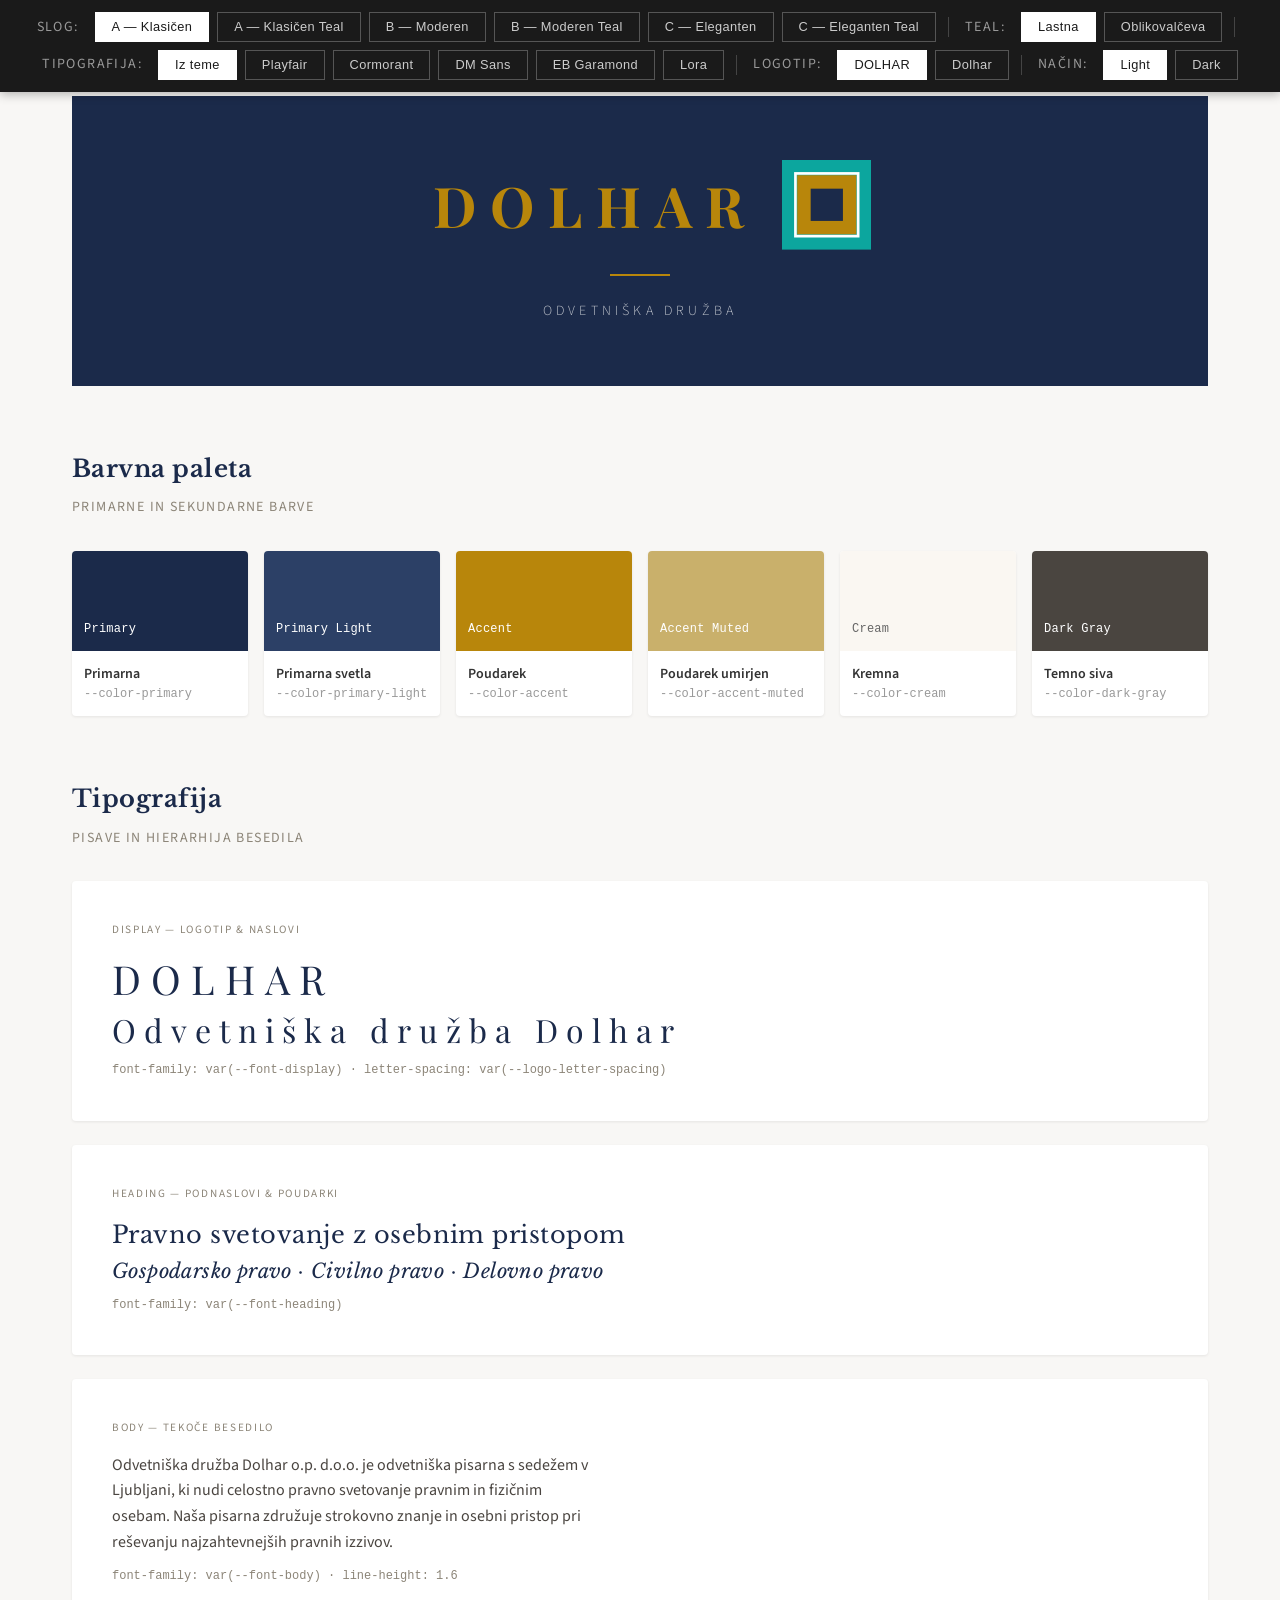
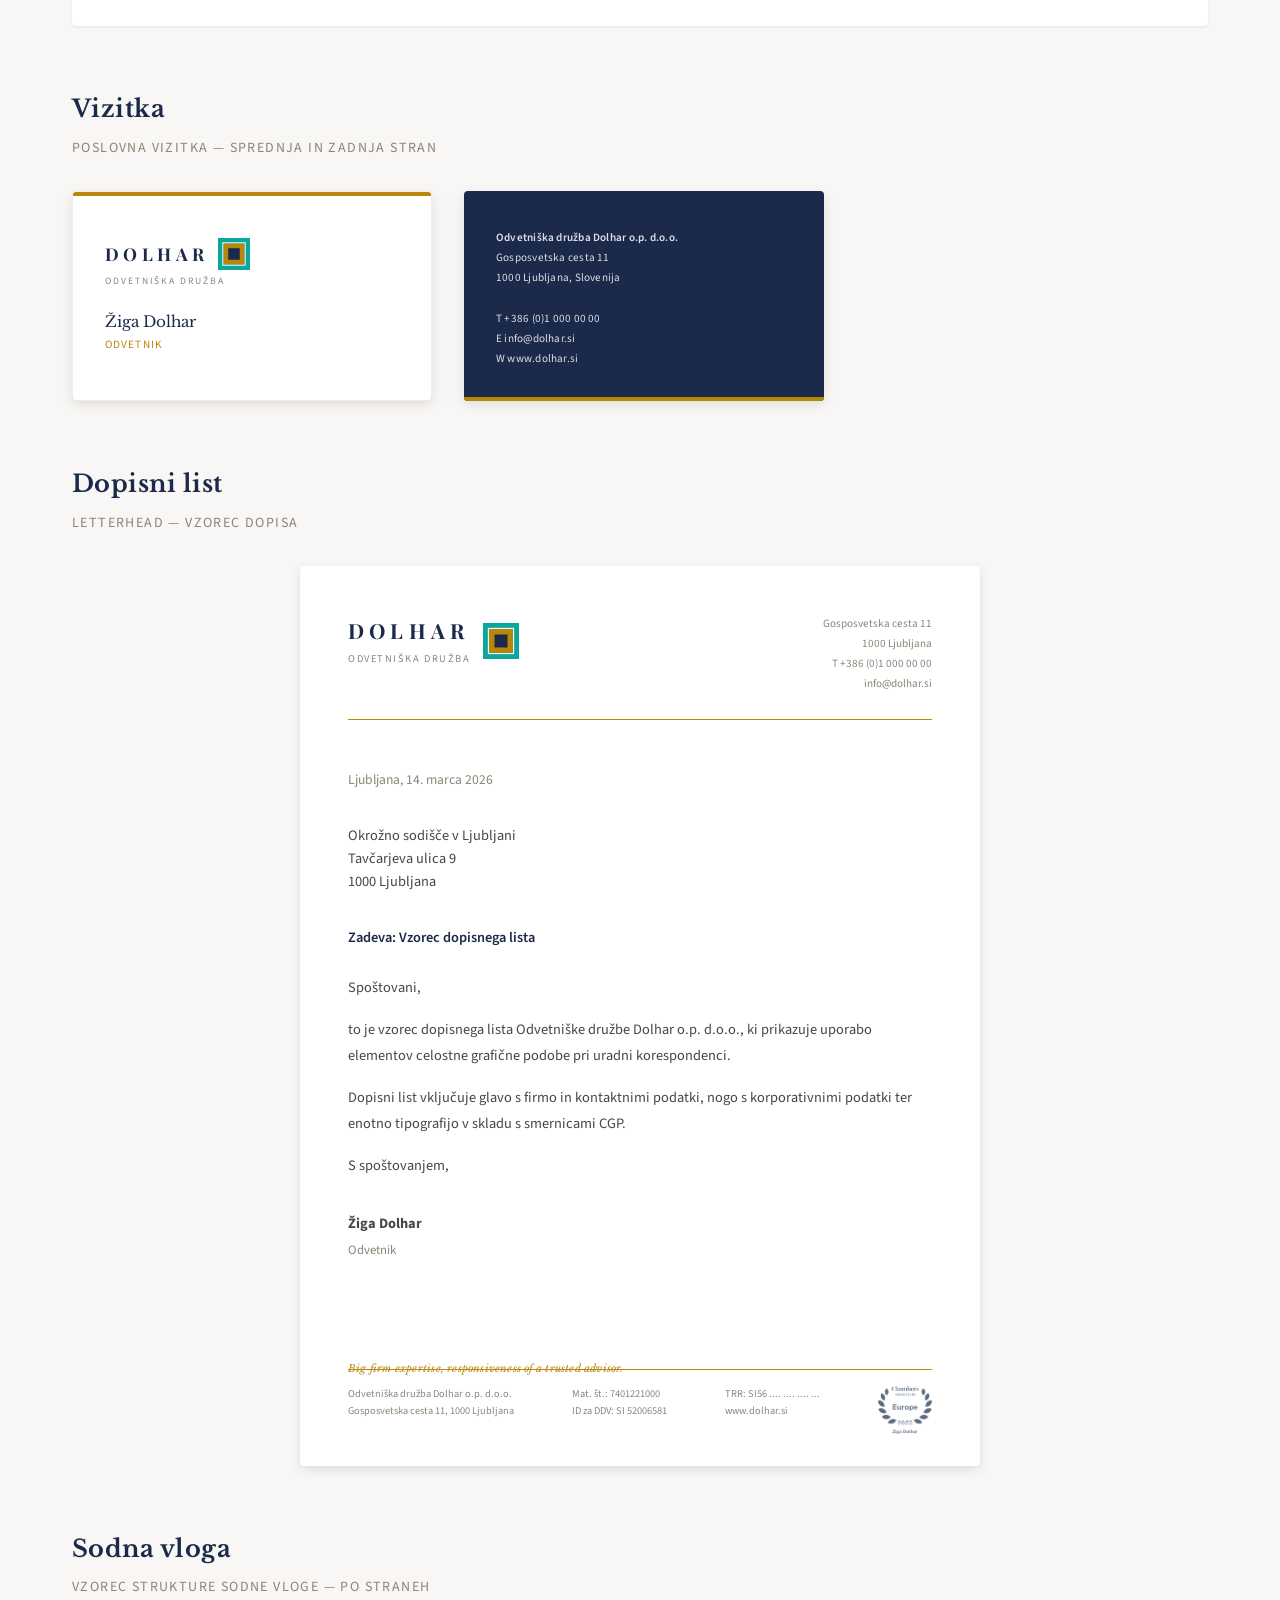
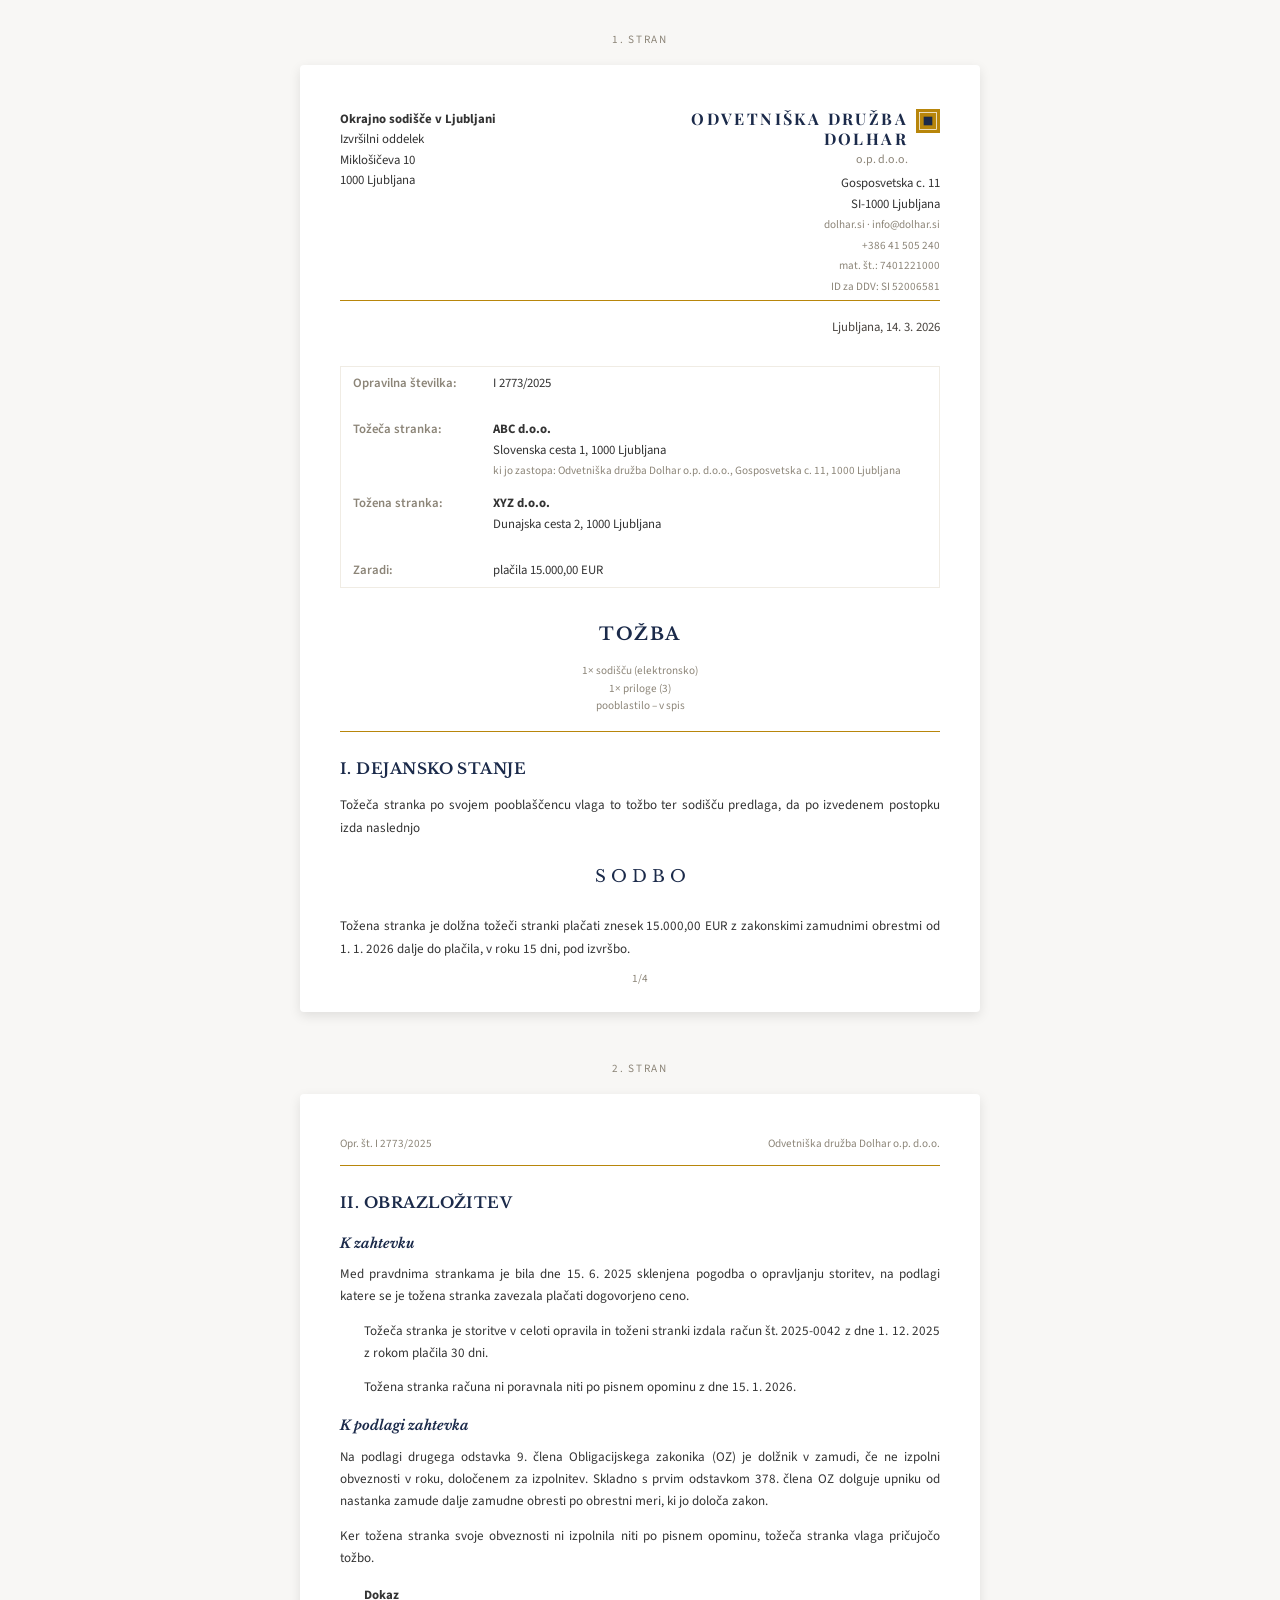
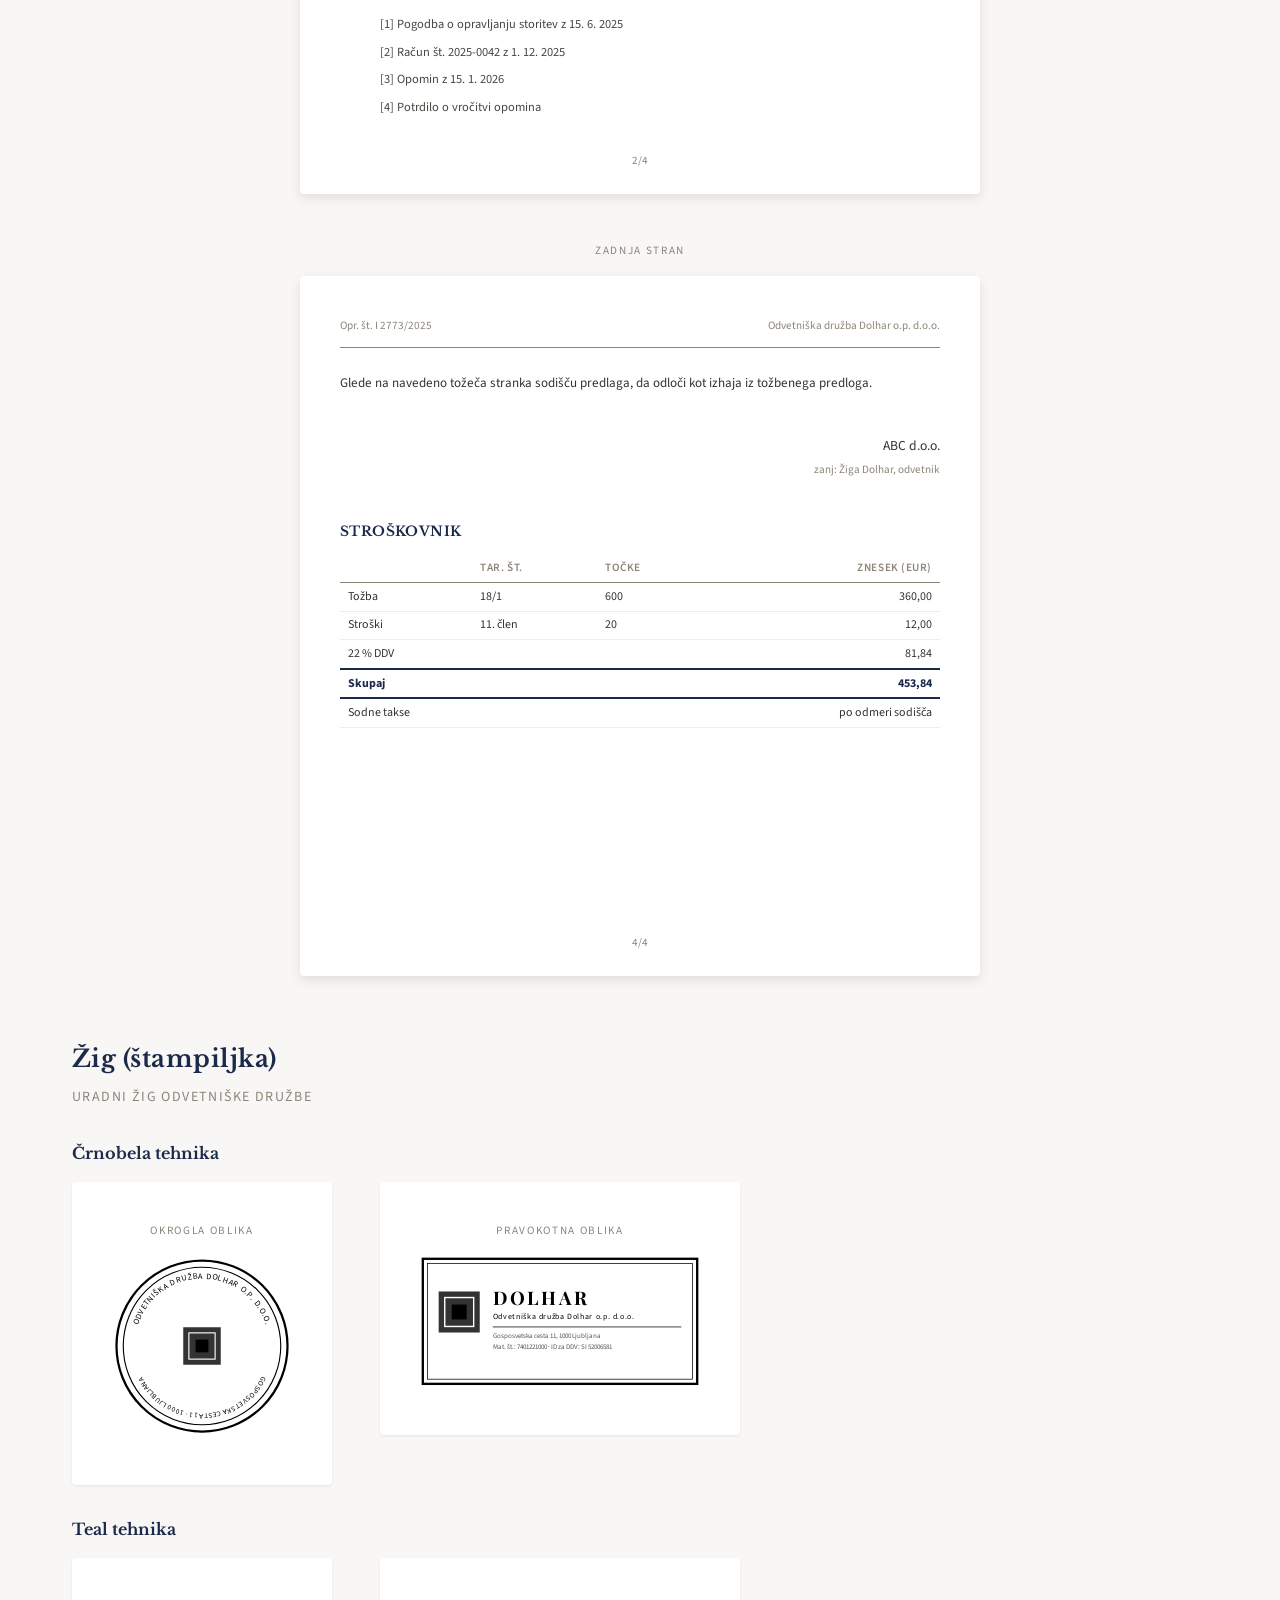
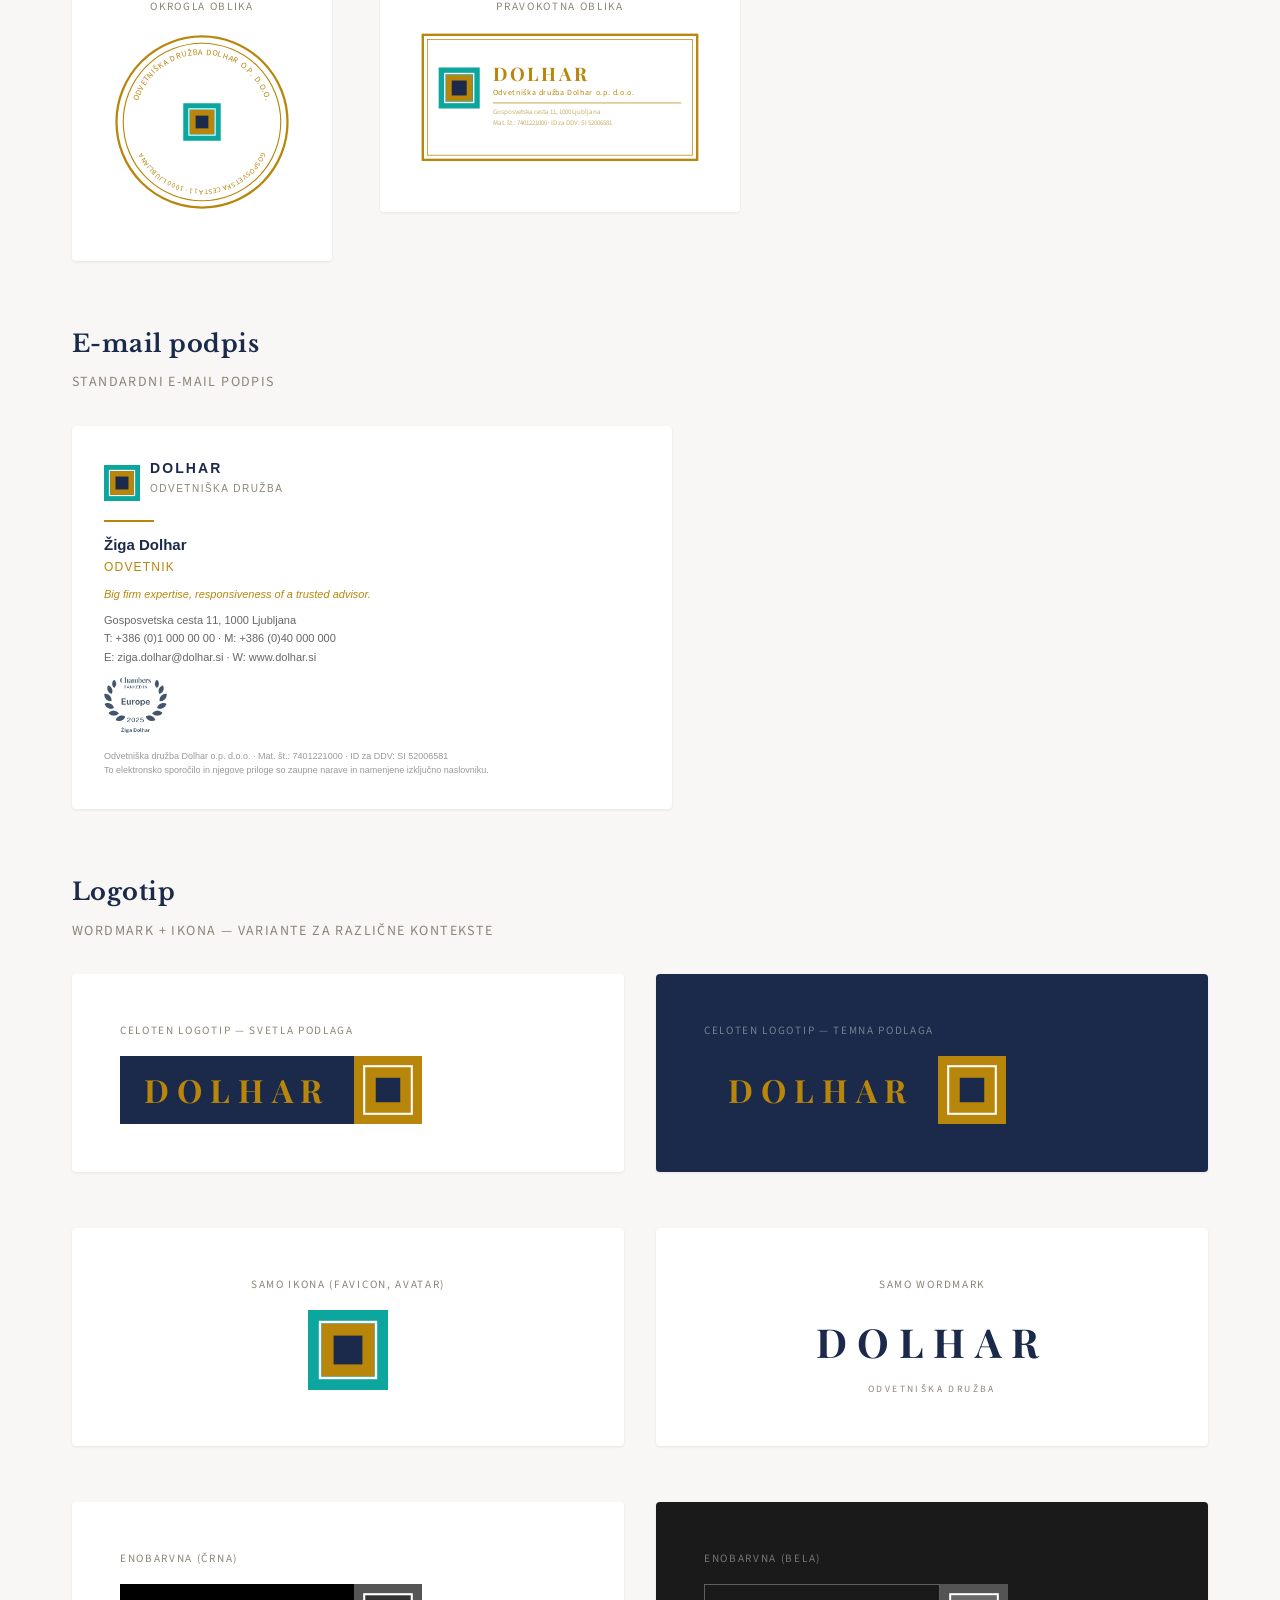
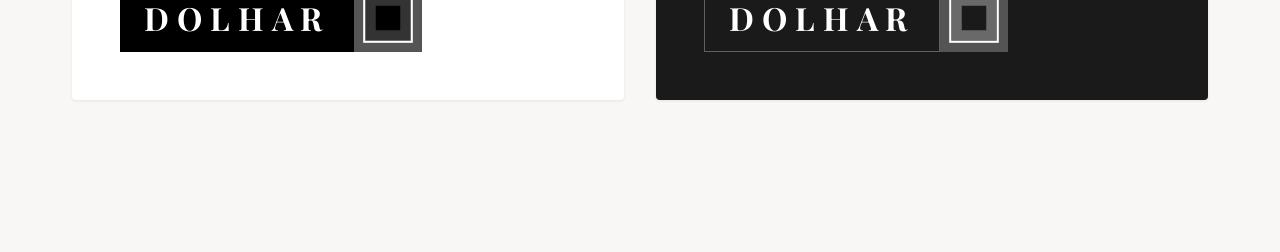
<file: Sample1/website/index.html>
<!DOCTYPE html>
<html lang="sl" data-theme="classic" data-teal="custom" data-mode="light" data-typo="auto" data-logocase="upper">
<head>
  <meta charset="UTF-8">
  <meta name="viewport" content="width=device-width, initial-scale=1.0">
  <title>Dolhar — Celostna grafična podoba</title>

  <!-- Google Fonts -->
  <link rel="preconnect" href="https://fonts.googleapis.com">
  <link rel="preconnect" href="https://fonts.gstatic.com" crossorigin>
  <link href="https://fonts.googleapis.com/css2?family=Cormorant+Garamond:ital,wght@0,400;0,600;0,700;1,400&family=DM+Sans:ital,wght@0,300;0,400;0,500;0,700;1,400&family=EB+Garamond:ital,wght@0,400;0,500;0,600;0,700;1,400&family=Inter:wght@300;400;500;600;700&family=Libre+Baskerville:ital,wght@0,400;0,700;1,400&family=Lora:ital,wght@0,400;0,500;0,600;0,700;1,400&family=Playfair+Display:ital,wght@0,400;0,700;0,900;1,400&family=Source+Sans+3:ital,wght@0,300;0,400;0,600;0,700;1,400&display=swap" rel="stylesheet">

  <link rel="stylesheet" href="css/tokens.css">
  <link rel="stylesheet" href="css/style.css">
</head>
<body>

  <!-- Theme Switcher -->
  <nav class="theme-switcher">
    <span>Slog:</span>
    <button class="theme-btn active" data-theme="classic">A — Klasičen</button>
    <button class="theme-btn" data-theme="classic-teal">A — Klasičen Teal</button>
    <button class="theme-btn" data-theme="modern">B — Moderen</button>
    <button class="theme-btn" data-theme="modern-teal">B — Moderen Teal</button>
    <button class="theme-btn" data-theme="elegant">C — Eleganten</button>
    <button class="theme-btn" data-theme="elegant-teal">C — Eleganten Teal</button>
    <span class="switcher-divider"></span>
    <span>Teal:</span>
    <button class="teal-btn active" data-teal="custom">Lastna</button>
    <button class="teal-btn" data-teal="designer">Oblikovalčeva</button>
    <span class="switcher-divider"></span>
    <span>Tipografija:</span>
    <button class="typo-btn active" data-typo="auto">Iz teme</button>
    <button class="typo-btn" data-typo="playfair">Playfair</button>
    <button class="typo-btn" data-typo="cormorant">Cormorant</button>
    <button class="typo-btn" data-typo="dmsans">DM Sans</button>
    <button class="typo-btn" data-typo="ebgaramond">EB Garamond</button>
    <button class="typo-btn" data-typo="lora">Lora</button>
    <span class="switcher-divider"></span>
    <span>Logotip:</span>
    <button class="logocase-btn active" data-logocase="upper">DOLHAR</button>
    <button class="logocase-btn" data-logocase="sentence">Dolhar</button>
    <span class="switcher-divider"></span>
    <span>Način:</span>
    <button class="mode-btn active" data-mode="light">Light</button>
    <button class="mode-btn" data-mode="dark">Dark</button>
  </nav>

  <div class="page">

    <!-- ======================== HERO ======================== -->
    <div class="hero">
      <div class="logo-lockup hero-logo">
        <div class="logo-wordmark-area">
          <div class="wordmark">Dolhar</div>
        </div>
        <div class="logo-icon-area">
          <svg class="logo-icon" viewBox="0 0 100 100" xmlns="http://www.w3.org/2000/svg">
            <rect width="100" height="100" fill="#0CA69E"/>
            <rect x="17" y="17" width="66" height="66" fill="var(--color-accent)"/>
            <rect x="15" y="15" width="70" height="70" fill="none" stroke="#fff" stroke-width="3"/>
            <rect x="32" y="32" width="36" height="36" fill="var(--color-primary)"/>
          </svg>
        </div>
      </div>
      <div class="divider"></div>
      <div class="firm-type">Odvetniška družba</div>
    </div>


    <!-- ======================== BARVNA PALETA ======================== -->
    <section id="barve">
      <h2 class="section-title">Barvna paleta</h2>
      <p class="section-subtitle">Primarne in sekundarne barve</p>

      <div class="color-grid">
        <div class="color-swatch">
          <div class="swatch-color" style="background: var(--color-primary);">
            <span style="color: #fff;">Primary</span>
          </div>
          <div class="swatch-info">
            <div class="swatch-name">Primarna</div>
            <div class="swatch-var">--color-primary</div>
          </div>
        </div>

        <div class="color-swatch">
          <div class="swatch-color" style="background: var(--color-primary-light);">
            <span style="color: #fff;">Primary Light</span>
          </div>
          <div class="swatch-info">
            <div class="swatch-name">Primarna svetla</div>
            <div class="swatch-var">--color-primary-light</div>
          </div>
        </div>

        <div class="color-swatch">
          <div class="swatch-color" style="background: var(--color-accent);">
            <span style="color: #fff;">Accent</span>
          </div>
          <div class="swatch-info">
            <div class="swatch-name">Poudarek</div>
            <div class="swatch-var">--color-accent</div>
          </div>
        </div>

        <div class="color-swatch">
          <div class="swatch-color" style="background: var(--color-accent-muted);">
            <span style="color: #fff;">Accent Muted</span>
          </div>
          <div class="swatch-info">
            <div class="swatch-name">Poudarek umirjen</div>
            <div class="swatch-var">--color-accent-muted</div>
          </div>
        </div>

        <div class="color-swatch">
          <div class="swatch-color" style="background: var(--color-cream);">
            <span style="color: #666;">Cream</span>
          </div>
          <div class="swatch-info">
            <div class="swatch-name">Kremna</div>
            <div class="swatch-var">--color-cream</div>
          </div>
        </div>

        <div class="color-swatch">
          <div class="swatch-color" style="background: var(--color-dark-gray);">
            <span style="color: #fff;">Dark Gray</span>
          </div>
          <div class="swatch-info">
            <div class="swatch-name">Temno siva</div>
            <div class="swatch-var">--color-dark-gray</div>
          </div>
        </div>
      </div>
    </section>


    <!-- ======================== TIPOGRAFIJA ======================== -->
    <section id="tipografija">
      <h2 class="section-title">Tipografija</h2>
      <p class="section-subtitle">Pisave in hierarhija besedila</p>

      <div class="type-specimen">
        <div class="type-label">Display — Logotip & naslovi</div>
        <div class="type-sample-display logo-case">Dolhar</div>
        <div class="type-sample-display" style="font-size: var(--text-3xl); text-transform: none;">Odvetniška družba Dolhar</div>
        <div class="type-meta">font-family: var(--font-display) · letter-spacing: var(--logo-letter-spacing)</div>
      </div>

      <div class="type-specimen">
        <div class="type-label">Heading — Podnaslovi & poudarki</div>
        <div class="type-sample-heading">Pravno svetovanje z osebnim pristopom</div>
        <div class="type-sample-heading" style="font-style: italic; font-size: var(--text-xl);">Gospodarsko pravo · Civilno pravo · Delovno pravo</div>
        <div class="type-meta">font-family: var(--font-heading)</div>
      </div>

      <div class="type-specimen">
        <div class="type-label">Body — Tekoče besedilo</div>
        <div class="type-sample-body">
          Odvetniška družba Dolhar o.p. d.o.o. je odvetniška pisarna s sedežem v Ljubljani,
          ki nudi celostno pravno svetovanje pravnim in fizičnim osebam. Naša pisarna združuje
          strokovno znanje in osebni pristop pri reševanju najzahtevnejših pravnih izzivov.
        </div>
        <div class="type-meta">font-family: var(--font-body) · line-height: 1.6</div>
      </div>
    </section>


    <!-- ======================== VIZITKA ======================== -->
    <section id="vizitka">
      <h2 class="section-title">Vizitka</h2>
      <p class="section-subtitle">Poslovna vizitka — sprednja in zadnja stran</p>

      <div class="card-container">
        <div class="business-card front">
          <div class="card-logo-row">
            <div class="card-firm">Dolhar</div>
            <svg class="card-icon" viewBox="0 0 100 100" xmlns="http://www.w3.org/2000/svg">
              <rect width="100" height="100" fill="#0CA69E"/>
              <rect x="17" y="17" width="66" height="66" fill="var(--color-accent)"/>
              <rect x="15" y="15" width="70" height="70" fill="none" stroke="#fff" stroke-width="3"/>
              <rect x="32" y="32" width="36" height="36" fill="var(--color-primary)"/>
            </svg>
          </div>
          <div class="card-type">Odvetniška družba</div>
          <div class="card-name">Žiga Dolhar</div>
          <div class="card-title">Odvetnik</div>
        </div>

        <div class="business-card back">
          <div class="card-detail">
            <strong>Odvetniška družba Dolhar o.p. d.o.o.</strong><br>
            Gosposvetska cesta 11<br>
            1000 Ljubljana, Slovenija<br><br>
            T +386 (0)1 000 00 00<br>
            E info@dolhar.si<br>
            W www.dolhar.si
          </div>
        </div>
      </div>
    </section>


    <!-- ======================== DOPISNI LIST ======================== -->
    <section id="dopisni-list">
      <h2 class="section-title">Dopisni list</h2>
      <p class="section-subtitle">Letterhead — vzorec dopisa</p>

      <div class="letterhead-mock">
        <div class="lh-header">
          <div class="lh-logo-row">
            <div>
              <div class="lh-firm">Dolhar</div>
              <div class="lh-firm-sub">Odvetniška družba</div>
            </div>
            <svg class="lh-icon" viewBox="0 0 100 100" xmlns="http://www.w3.org/2000/svg">
              <rect width="100" height="100" fill="#0CA69E"/>
              <rect x="17" y="17" width="66" height="66" fill="var(--color-accent)"/>
              <rect x="15" y="15" width="70" height="70" fill="none" stroke="#fff" stroke-width="3"/>
              <rect x="32" y="32" width="36" height="36" fill="var(--color-primary)"/>
            </svg>
          </div>
          <div class="lh-contact">
            Gosposvetska cesta 11<br>
            1000 Ljubljana<br>
            T +386 (0)1 000 00 00<br>
            info@dolhar.si
          </div>
        </div>

        <div class="lh-body">
          <div class="lh-date">Ljubljana, 14. marca 2026</div>

          <div class="lh-recipient">
            Okrožno sodišče v Ljubljani<br>
            Tavčarjeva ulica 9<br>
            1000 Ljubljana
          </div>

          <div class="lh-subject">Zadeva: Vzorec dopisnega lista</div>

          <p>Spoštovani,</p>

          <p>
            to je vzorec dopisnega lista Odvetniške družbe Dolhar o.p. d.o.o.,
            ki prikazuje uporabo elementov celostne grafične podobe pri uradni
            korespondenci.
          </p>

          <p>
            Dopisni list vključuje glavo s firmo in kontaktnimi podatki,
            nogo s korporativnimi podatki ter enotno tipografijo v skladu
            s smernicami CGP.
          </p>

          <p>S spoštovanjem,</p>
          <p style="margin-top: 2rem;">
            <strong>Žiga Dolhar</strong><br>
            <span style="font-size: 0.8rem; color: var(--color-mid-gray);">Odvetnik</span>
          </p>
        </div>

        <div class="lh-motto">
          Big firm expertise, responsiveness of a trusted advisor.
        </div>

        <div class="lh-footer">
          <div>
            Odvetniška družba Dolhar o.p. d.o.o.<br>
            Gosposvetska cesta 11, 1000 Ljubljana
          </div>
          <div>
            Mat. št.: 7401221000<br>
            ID za DDV: SI 52006581
          </div>
          <div>
            TRR: SI56 .... .... .... ...<br>
            www.dolhar.si
          </div>
          <div class="lh-chambers">
            <img src="assets/images/Chambers-2025.png" alt="Chambers Ranked in Europe 2025" class="chambers-badge">
          </div>
        </div>
      </div>
    </section>


    <!-- ======================== SODNA VLOGA ======================== -->
    <section id="sodna-vloga">
      <h2 class="section-title">Sodna vloga</h2>
      <p class="section-subtitle">Vzorec strukture sodne vloge — po straneh</p>

      <div class="cf-pages">

        <!-- ——— 1. STRAN ——— -->
        <div class="cf-page-label">1. stran</div>
        <div class="court-filing-mock">
          <!-- Glava: tabela sodišče ↔ odvetnik -->
          <table class="cf-header-table">
            <tr>
              <td class="cf-court-cell">
                <strong>Okrajno sodišče v Ljubljani</strong><br>
                Izvršilni oddelek<br>
                Miklošičeva 10<br>
                1000 Ljubljana
              </td>
              <td class="cf-attorney-cell">
                <div class="cf-attorney-logo">
                  <div>
                    <div class="cf-firm">Odvetniška družba Dolhar</div>
                    <div class="cf-firm-detail">o.p. d.o.o.</div>
                  </div>
                  <svg class="cf-icon" viewBox="0 0 100 100" xmlns="http://www.w3.org/2000/svg">
                    <rect width="100" height="100" fill="var(--color-accent)"/>
                    <rect x="15" y="15" width="70" height="70" fill="none" stroke="#fff" stroke-width="3"/>
                    <rect x="32" y="32" width="36" height="36" fill="var(--color-primary)"/>
                  </svg>
                </div>
                Gosposvetska c. 11<br>
                SI-1000 Ljubljana<br>
                <span class="cf-small">
                  dolhar.si · info@dolhar.si<br>
                  +386 41 505 240<br>
                  mat. št.: 7401221000<br>
                  ID za DDV: SI 52006581
                </span>
              </td>
            </tr>
            <tr>
              <td class="cf-date-cell" colspan="2" style="text-align: right;">Ljubljana, 14. 3. 2026</td>
            </tr>
          </table>

          <!-- Podatki o zadevi -->
          <table class="cf-case-table">
            <tr>
              <td class="cf-label">Opravilna številka:</td>
              <td>I 2773/2025</td>
            </tr>
            <tr><td colspan="2" style="height: 0.5rem;"></td></tr>
            <tr>
              <td class="cf-label">Tožeča stranka:</td>
              <td>
                <strong>ABC d.o.o.</strong><br>
                Slovenska cesta 1, 1000 Ljubljana<br>
                <span class="cf-small">ki jo zastopa: Odvetniška družba Dolhar o.p. d.o.o., Gosposvetska c. 11, 1000 Ljubljana</span>
              </td>
            </tr>
            <tr>
              <td class="cf-label">Tožena stranka:</td>
              <td>
                <strong>XYZ d.o.o.</strong><br>
                Dunajska cesta 2, 1000 Ljubljana
              </td>
            </tr>
            <tr><td colspan="2" style="height: 0.5rem;"></td></tr>
            <tr>
              <td class="cf-label">Zaradi:</td>
              <td>plačila 15.000,00 EUR</td>
            </tr>
          </table>

          <!-- Naslov vloge -->
          <div class="cf-filing-title">
            Tožba<br>
            <span class="cf-filing-copies">1× sodišču (elektronsko)<br>1× priloge (3)<br>pooblastilo – v spis</span>
          </div>

          <!-- Začetek vsebine -->
          <div class="cf-body">
            <div class="cf-h1">I. Dejansko stanje</div>
            <p class="cf-l1">
              Tožeča stranka po svojem pooblaščencu vlaga to tožbo ter sodišču predlaga,
              da po izvedenem postopku izda naslednjo
            </p>
            <p style="text-align: center; font-family: var(--font-heading); font-size: 1.05rem; color: var(--color-primary); margin: 1.5rem 0;">
              S O D B O
            </p>
            <p class="cf-l1">
              Tožena stranka je dolžna tožeči stranki plačati znesek 15.000,00 EUR z zakonskimi
              zamudnimi obrestmi od 1. 1. 2026 dalje do plačila, v roku 15 dni, pod izvršbo.
            </p>
          </div>

          <div class="cf-page-number">1/4</div>
        </div>

        <!-- ——— 2. STRAN ——— -->
        <div class="cf-page-label">2. stran</div>
        <div class="court-filing-mock cf-continuation">
          <div class="cf-continuation-header">
            <span>Opr. št. I 2773/2025</span>
            <span>Odvetniška družba Dolhar o.p. d.o.o.</span>
          </div>

          <div class="cf-body">
            <div class="cf-h1">II. Obrazložitev</div>
            <div class="cf-h3">K zahtevku</div>
            <p class="cf-l1">
              Med pravdnima strankama je bila dne 15. 6. 2025 sklenjena pogodba o opravljanju
              storitev, na podlagi katere se je tožena stranka zavezala plačati dogovorjeno ceno.
            </p>
            <p class="cf-l2">
              Tožeča stranka je storitve v celoti opravila in toženi stranki izdala račun
              št. 2025-0042 z dne 1. 12. 2025 z rokom plačila 30 dni.
            </p>
            <p class="cf-l2">
              Tožena stranka računa ni poravnala niti po pisnem opominu z dne 15. 1. 2026.
            </p>

            <div class="cf-h3">K podlagi zahtevka</div>
            <p class="cf-l1">
              Na podlagi drugega odstavka 9. člena Obligacijskega zakonika (OZ) je dolžnik v zamudi,
              če ne izpolni obveznosti v roku, določenem za izpolnitev. Skladno s prvim odstavkom
              378. člena OZ dolguje upniku od nastanka zamude dalje zamudne obresti po obrestni meri,
              ki jo določa zakon.
            </p>
            <p class="cf-l1">
              Ker tožena stranka svoje obveznosti ni izpolnila niti po pisnem opominu, tožeča stranka
              vlaga pričujočo tožbo.
            </p>

            <!-- Dokazni predlog -->
            <div class="cf-evidence-title">Dokaz</div>
            <div class="cf-evidence-item">[1] Pogodba o opravljanju storitev z 15. 6. 2025</div>
            <div class="cf-evidence-item">[2] Račun št. 2025-0042 z 1. 12. 2025</div>
            <div class="cf-evidence-item">[3] Opomin z 15. 1. 2026</div>
            <div class="cf-evidence-item">[4] Potrdilo o vročitvi opomina</div>
          </div>

          <div class="cf-page-number">2/4</div>
        </div>

        <!-- ——— ZADNJA STRAN ——— -->
        <div class="cf-page-label">Zadnja stran</div>
        <div class="court-filing-mock cf-continuation">
          <div class="cf-continuation-header">
            <span>Opr. št. I 2773/2025</span>
            <span>Odvetniška družba Dolhar o.p. d.o.o.</span>
          </div>

          <div class="cf-body">
            <p class="cf-l1">
              Glede na navedeno tožeča stranka sodišču predlaga, da odloči kot izhaja iz tožbenega
              predloga.
            </p>
          </div>

          <!-- Podpis -->
          <div class="cf-signature">
            ABC d.o.o.<br>
            <span class="cf-small">zanj: Žiga Dolhar, odvetnik</span>
          </div>

          <!-- Stroškovnik -->
          <div class="cf-costs-title">Stroškovnik</div>
          <table class="cf-costs-table">
            <thead>
              <tr>
                <th></th>
                <th>Tar. št.</th>
                <th>Točke</th>
                <th>Znesek (EUR)</th>
              </tr>
            </thead>
            <tbody>
              <tr>
                <td>Tožba</td>
                <td>18/1</td>
                <td>600</td>
                <td>360,00</td>
              </tr>
              <tr>
                <td>Stroški</td>
                <td>11. člen</td>
                <td>20</td>
                <td>12,00</td>
              </tr>
              <tr>
                <td>22 % DDV</td>
                <td></td>
                <td></td>
                <td>81,84</td>
              </tr>
              <tr class="cf-costs-total">
                <td>Skupaj</td>
                <td></td>
                <td></td>
                <td>453,84</td>
              </tr>
              <tr>
                <td colspan="3">Sodne takse</td>
                <td>po odmeri sodišča</td>
              </tr>
            </tbody>
          </table>

          <div class="cf-page-number">4/4</div>
        </div>

      </div>
    </section>


    <!-- ======================== ŽIG / ŠTAMPILJKA ======================== -->
    <section id="zig">
      <h2 class="section-title">Žig (štampiljka)</h2>
      <p class="section-subtitle">Uradni žig odvetniške družbe</p>

      <!-- Črnobela tehnika -->
      <h3 class="stamp-group-title">Črnobela tehnika</h3>
      <div class="stamp-container">
        <div class="stamp-card">
          <div class="type-label">Okrogla oblika</div>
          <div class="stamp stamp-round">
            <svg viewBox="0 0 240 240" xmlns="http://www.w3.org/2000/svg" class="stamp-svg">
              <circle cx="120" cy="120" r="114" fill="none" stroke="#000" stroke-width="3"/>
              <circle cx="120" cy="120" r="105" fill="none" stroke="#000" stroke-width="1.5"/>
              <defs>
                <path id="topArcBW" d="M 30,120 a 90,90 0 1,1 180,0" fill="none"/>
                <path id="bottomArcBW" d="M 210,120 a 90,90 0 1,1 -180,0" fill="none"/>
              </defs>
              <text font-family="var(--font-body)" font-size="11" fill="#000" letter-spacing="0.1em">
                <textPath href="#topArcBW" startOffset="50%" text-anchor="middle">ODVETNIŠKA DRUŽBA DOLHAR O.P. D.O.O.</textPath>
              </text>
              <text font-family="var(--font-body)" font-size="9.5" fill="#000" letter-spacing="0.05em">
                <textPath href="#bottomArcBW" startOffset="50%" text-anchor="middle">GOSPOSVETSKA CESTA 11 · 1000 LJUBLJANA</textPath>
              </text>
              <rect x="95" y="95" width="50" height="50" fill="#333"/>
              <rect x="102.5" y="102.5" width="35" height="35" fill="none" stroke="#fff" stroke-width="1.5"/>
              <rect x="111.5" y="111.5" width="17" height="17" fill="#000"/>
            </svg>
          </div>
        </div>

        <div class="stamp-card">
          <div class="type-label">Pravokotna oblika</div>
          <div class="stamp stamp-rect">
            <svg viewBox="0 0 300 140" xmlns="http://www.w3.org/2000/svg" class="stamp-svg">
              <rect x="3" y="3" width="294" height="134" fill="none" stroke="#000" stroke-width="2.5"/>
              <rect x="8" y="8" width="284" height="124" fill="none" stroke="#000" stroke-width="0.8"/>
              <rect x="20" y="38" width="44" height="44" fill="#333"/>
              <rect x="26.5" y="44.5" width="31" height="31" fill="none" stroke="#fff" stroke-width="1.5"/>
              <rect x="34" y="52" width="16" height="16" fill="#000"/>
              <text x="78" y="52" font-family="var(--font-display)" font-size="20" font-weight="700" fill="#000" letter-spacing="0.15em">DOLHAR</text>
              <text x="78" y="68" font-family="var(--font-body)" font-size="8.5" fill="#000" letter-spacing="0.08em">Odvetniška družba Dolhar o.p. d.o.o.</text>
              <line x1="78" y1="76" x2="280" y2="76" stroke="#000" stroke-width="0.8"/>
              <text x="78" y="88" font-family="var(--font-body)" font-size="7.5" fill="#555">Gosposvetska cesta 11, 1000 Ljubljana</text>
              <text x="78" y="100" font-family="var(--font-body)" font-size="7.5" fill="#555">Mat. št.: 7401221000 · ID za DDV: SI 52006581</text>
            </svg>
          </div>
        </div>
      </div>

      <!-- Teal tehnika -->
      <h3 class="stamp-group-title">Teal tehnika</h3>
      <div class="stamp-container">
        <div class="stamp-card">
          <div class="type-label">Okrogla oblika</div>
          <div class="stamp stamp-round">
            <svg viewBox="0 0 240 240" xmlns="http://www.w3.org/2000/svg" class="stamp-svg">
              <circle cx="120" cy="120" r="114" fill="none" stroke="var(--color-accent)" stroke-width="3"/>
              <circle cx="120" cy="120" r="105" fill="none" stroke="var(--color-accent)" stroke-width="1.5"/>
              <defs>
                <path id="topArcT" d="M 30,120 a 90,90 0 1,1 180,0" fill="none"/>
                <path id="bottomArcT" d="M 210,120 a 90,90 0 1,1 -180,0" fill="none"/>
              </defs>
              <text font-family="var(--font-body)" font-size="11" fill="var(--color-accent)" letter-spacing="0.1em">
                <textPath href="#topArcT" startOffset="50%" text-anchor="middle">ODVETNIŠKA DRUŽBA DOLHAR O.P. D.O.O.</textPath>
              </text>
              <text font-family="var(--font-body)" font-size="9.5" fill="var(--color-accent)" letter-spacing="0.05em">
                <textPath href="#bottomArcT" startOffset="50%" text-anchor="middle">GOSPOSVETSKA CESTA 11 · 1000 LJUBLJANA</textPath>
              </text>
              <rect x="95" y="95" width="50" height="50" fill="#0CA69E"/>
              <rect x="104" y="104" width="32" height="32" fill="var(--color-accent)"/>
              <rect x="102.5" y="102.5" width="35" height="35" fill="none" stroke="#fff" stroke-width="1.5"/>
              <rect x="111.5" y="111.5" width="17" height="17" fill="var(--color-primary)"/>
            </svg>
          </div>
        </div>

        <div class="stamp-card">
          <div class="type-label">Pravokotna oblika</div>
          <div class="stamp stamp-rect">
            <svg viewBox="0 0 300 140" xmlns="http://www.w3.org/2000/svg" class="stamp-svg">
              <rect x="3" y="3" width="294" height="134" fill="none" stroke="var(--color-accent)" stroke-width="2.5"/>
              <rect x="8" y="8" width="284" height="124" fill="none" stroke="var(--color-accent)" stroke-width="0.8"/>
              <rect x="20" y="38" width="44" height="44" fill="#0CA69E"/>
              <rect x="28" y="46" width="28" height="28" fill="var(--color-accent)"/>
              <rect x="26.5" y="44.5" width="31" height="31" fill="none" stroke="#fff" stroke-width="1.5"/>
              <rect x="34" y="52" width="16" height="16" fill="var(--color-primary)"/>
              <text x="78" y="52" font-family="var(--font-display)" font-size="20" font-weight="700" fill="var(--color-accent)" letter-spacing="0.15em">DOLHAR</text>
              <text x="78" y="68" font-family="var(--font-body)" font-size="8.5" fill="var(--color-accent)" letter-spacing="0.08em">Odvetniška družba Dolhar o.p. d.o.o.</text>
              <line x1="78" y1="76" x2="280" y2="76" stroke="var(--color-accent)" stroke-width="0.8"/>
              <text x="78" y="88" font-family="var(--font-body)" font-size="7.5" fill="var(--color-accent-muted)">Gosposvetska cesta 11, 1000 Ljubljana</text>
              <text x="78" y="100" font-family="var(--font-body)" font-size="7.5" fill="var(--color-accent-muted)">Mat. št.: 7401221000 · ID za DDV: SI 52006581</text>
            </svg>
          </div>
        </div>
      </div>
    </section>


    <!-- ======================== E-MAIL PODPIS ======================== -->
    <section id="email-podpis">
      <h2 class="section-title">E-mail podpis</h2>
      <p class="section-subtitle">Standardni e-mail podpis</p>

      <div class="email-sig-container">
        <div class="email-sig">
          <div class="sig-logo-row">
            <svg class="sig-icon" viewBox="0 0 100 100" xmlns="http://www.w3.org/2000/svg">
              <rect width="100" height="100" fill="#0CA69E"/>
              <rect x="17" y="17" width="66" height="66" fill="var(--color-accent)"/>
              <rect x="15" y="15" width="70" height="70" fill="none" stroke="#fff" stroke-width="3"/>
              <rect x="32" y="32" width="36" height="36" fill="var(--color-primary)"/>
            </svg>
            <div>
              <div class="sig-firm" style="color: var(--color-primary);">Dolhar</div>
              <div class="sig-firm-sub" style="color: var(--color-mid-gray);">Odvetniška družba</div>
            </div>
          </div>
          <div class="sig-divider" style="background: var(--color-accent);"></div>
          <div class="sig-name" style="color: var(--color-primary);">Žiga Dolhar</div>
          <div class="sig-title" style="color: var(--color-accent);">Odvetnik</div>
          <div class="sig-motto" style="color: var(--color-accent); font-style: italic; font-size: 11px; margin-bottom: 8px;">
            Big firm expertise, responsiveness of a trusted advisor.
          </div>
          <div class="sig-details" style="color: #666;">
            Gosposvetska cesta 11, 1000 Ljubljana<br>
            T: +386 (0)1 000 00 00 · M: +386 (0)40 000 000<br>
            E: ziga.dolhar@dolhar.si · W: www.dolhar.si
          </div>
          <div class="sig-chambers">
            <img src="assets/images/Chambers-2025.png" alt="Chambers Ranked in Europe 2025" class="chambers-badge-sig">
          </div>
          <div class="sig-legal" style="color: #999;">
            Odvetniška družba Dolhar o.p. d.o.o. · Mat. št.: 7401221000 · ID za DDV: SI 52006581<br>
            To elektronsko sporočilo in njegove priloge so zaupne narave in namenjene izključno naslovniku.
          </div>
        </div>
      </div>
    </section>


    <!-- ======================== LOGOTIP VARIANTE ======================== -->
    <section id="logotip">
      <h2 class="section-title">Logotip</h2>
      <p class="section-subtitle">Wordmark + ikona — variante za različne kontekste</p>

      <div class="grid-2">
        <!-- Full lockup light bg -->
        <div class="type-specimen" style="padding: 3rem;">
          <div class="type-label">Celoten logotip — svetla podlaga</div>
          <div class="logo-lockup logo-variant">
            <div class="logo-wordmark-area" style="background: var(--color-primary);">
              <div class="wordmark" style="color: var(--color-accent);">Dolhar</div>
            </div>
            <div class="logo-icon-area">
              <svg class="logo-icon" viewBox="0 0 100 100" xmlns="http://www.w3.org/2000/svg">
                <rect width="100" height="100" fill="var(--color-accent)"/>
                <rect x="15" y="15" width="70" height="70" fill="none" stroke="#fff" stroke-width="3"/>
                <rect x="32" y="32" width="36" height="36" fill="var(--color-primary)"/>
              </svg>
            </div>
          </div>
        </div>

        <!-- Full lockup dark bg -->
        <div class="type-specimen" style="padding: 3rem; background: var(--color-primary);">
          <div class="type-label" style="color: rgba(255,255,255,0.4);">Celoten logotip — temna podlaga</div>
          <div class="logo-lockup logo-variant">
            <div class="logo-wordmark-area" style="background: transparent;">
              <div class="wordmark" style="color: var(--color-accent);">Dolhar</div>
            </div>
            <div class="logo-icon-area">
              <svg class="logo-icon" viewBox="0 0 100 100" xmlns="http://www.w3.org/2000/svg">
                <rect width="100" height="100" fill="var(--color-accent)"/>
                <rect x="15" y="15" width="70" height="70" fill="none" stroke="#fff" stroke-width="3"/>
                <rect x="32" y="32" width="36" height="36" fill="var(--color-primary)"/>
              </svg>
            </div>
          </div>
        </div>

        <!-- Icon only -->
        <div class="type-specimen" style="text-align: center; padding: 3rem;">
          <div class="type-label">Samo ikona (favicon, avatar)</div>
          <svg style="width: 80px; height: 80px;" viewBox="0 0 100 100" xmlns="http://www.w3.org/2000/svg">
            <rect width="100" height="100" fill="#0CA69E"/>
            <rect x="17" y="17" width="66" height="66" fill="var(--color-accent)"/>
            <rect x="15" y="15" width="70" height="70" fill="none" stroke="#fff" stroke-width="3"/>
            <rect x="32" y="32" width="36" height="36" fill="var(--color-primary)"/>
          </svg>
        </div>

        <!-- Wordmark only -->
        <div class="type-specimen" style="text-align: center; padding: 3rem;">
          <div class="type-label">Samo wordmark</div>
          <div class="logo-case" style="font-family: var(--font-display); font-size: 2.5rem; font-weight: 700; color: var(--color-primary); letter-spacing: var(--logo-letter-spacing);">Dolhar</div>
          <div style="font-family: var(--font-body); font-size: 0.6rem; color: var(--color-mid-gray); letter-spacing: 0.25em; text-transform: uppercase; margin-top: 0.5rem;">Odvetniška družba</div>
        </div>

        <!-- Monochrome -->
        <div class="type-specimen" style="padding: 3rem; background: #fff;">
          <div class="type-label">Enobarvna (črna)</div>
          <div class="logo-lockup logo-variant">
            <div class="logo-wordmark-area" style="background: #000;">
              <div class="wordmark" style="color: #fff;">Dolhar</div>
            </div>
            <div class="logo-icon-area">
              <svg class="logo-icon" viewBox="0 0 100 100" xmlns="http://www.w3.org/2000/svg">
                <rect width="100" height="100" fill="#555"/>
                <rect x="17" y="17" width="66" height="66" fill="#333"/>
                <rect x="15" y="15" width="70" height="70" fill="none" stroke="#fff" stroke-width="3"/>
                <rect x="32" y="32" width="36" height="36" fill="#000"/>
              </svg>
            </div>
          </div>
        </div>

        <!-- White on dark -->
        <div class="type-specimen" style="padding: 3rem; background: #1a1a1a;">
          <div class="type-label" style="color: rgba(255,255,255,0.4);">Enobarvna (bela)</div>
          <div class="logo-lockup logo-variant">
            <div class="logo-wordmark-area" style="background: transparent; border: 1px solid rgba(255,255,255,0.3);">
              <div class="wordmark" style="color: #fff;">Dolhar</div>
            </div>
            <div class="logo-icon-area">
              <svg class="logo-icon" viewBox="0 0 100 100" xmlns="http://www.w3.org/2000/svg">
                <rect width="100" height="100" fill="rgba(255,255,255,0.25)"/>
                <rect x="17" y="17" width="66" height="66" fill="rgba(255,255,255,0.12)"/>
                <rect x="15" y="15" width="70" height="70" fill="none" stroke="#fff" stroke-width="3"/>
                <rect x="32" y="32" width="36" height="36" fill="#1a1a1a"/>
              </svg>
            </div>
          </div>
        </div>
      </div>
    </section>

  </div>

  <script src="js/main.js"></script>
</body>
</html>
</file>
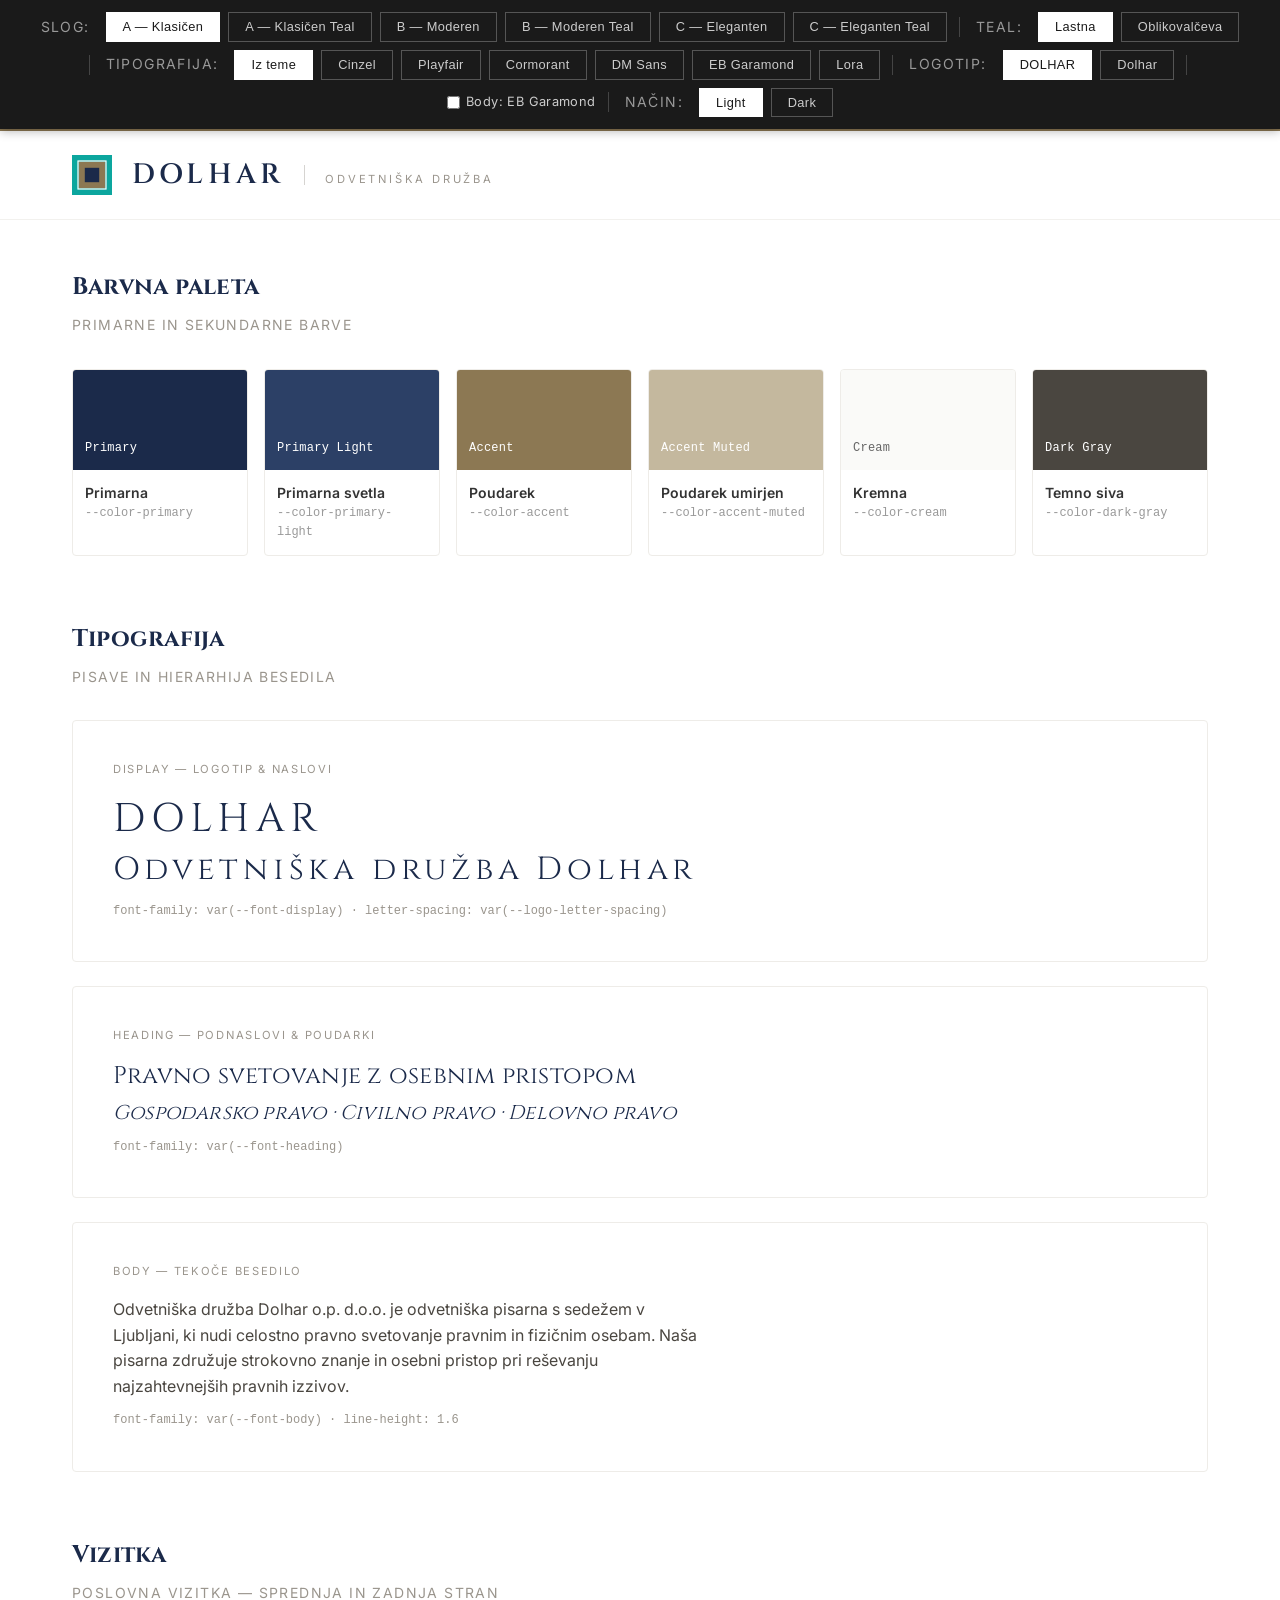
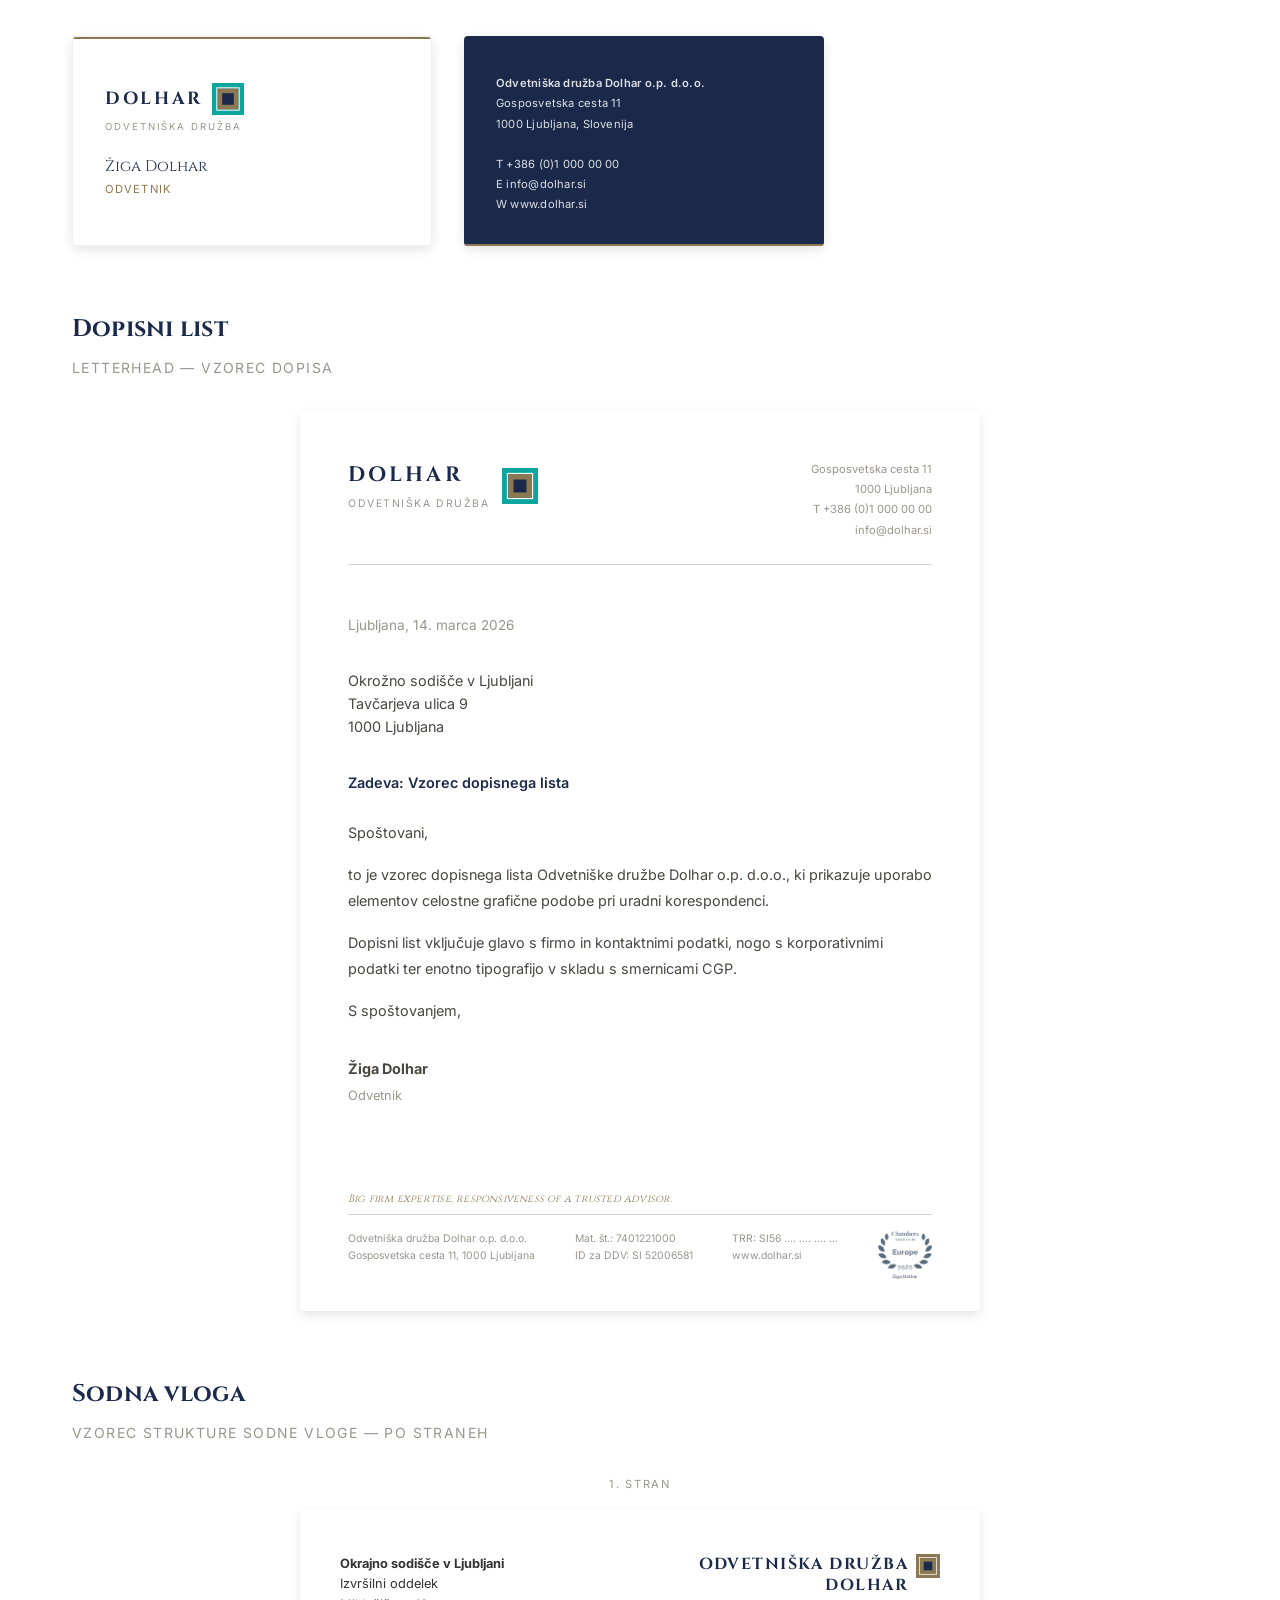
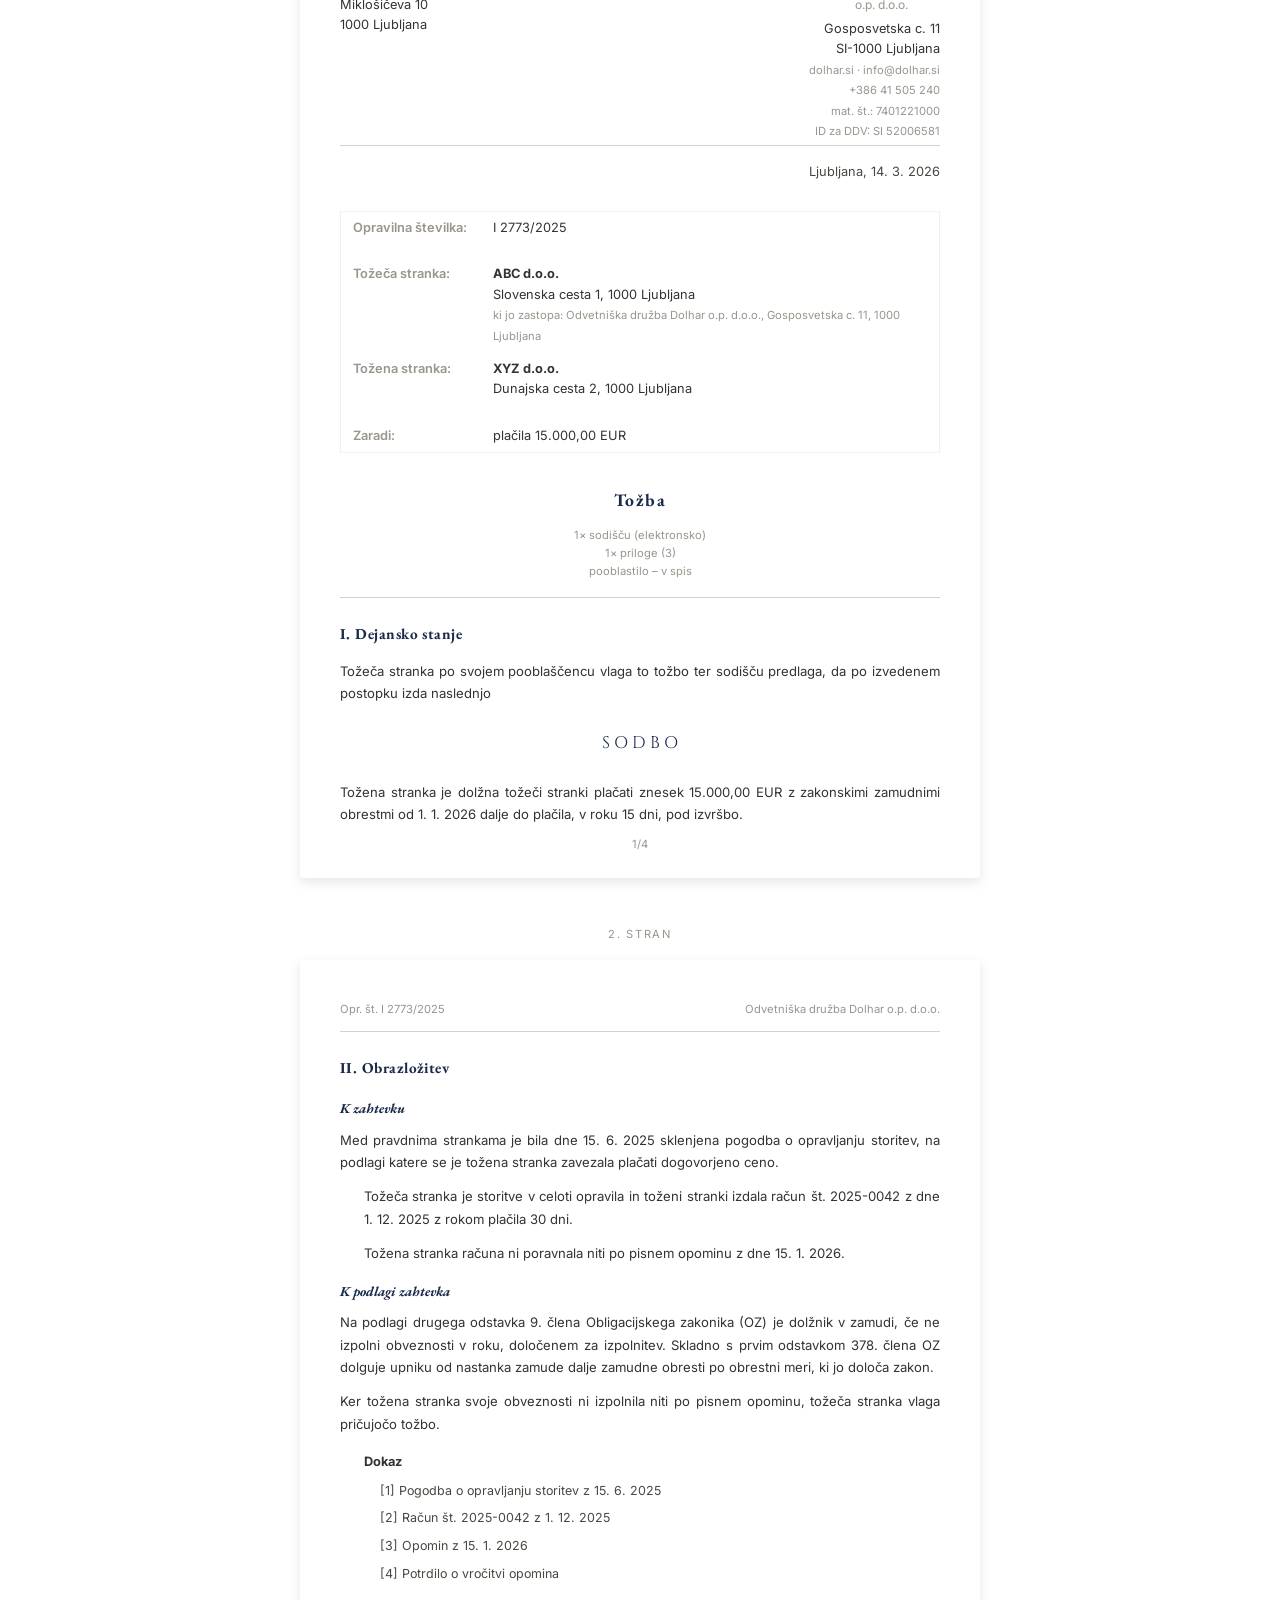
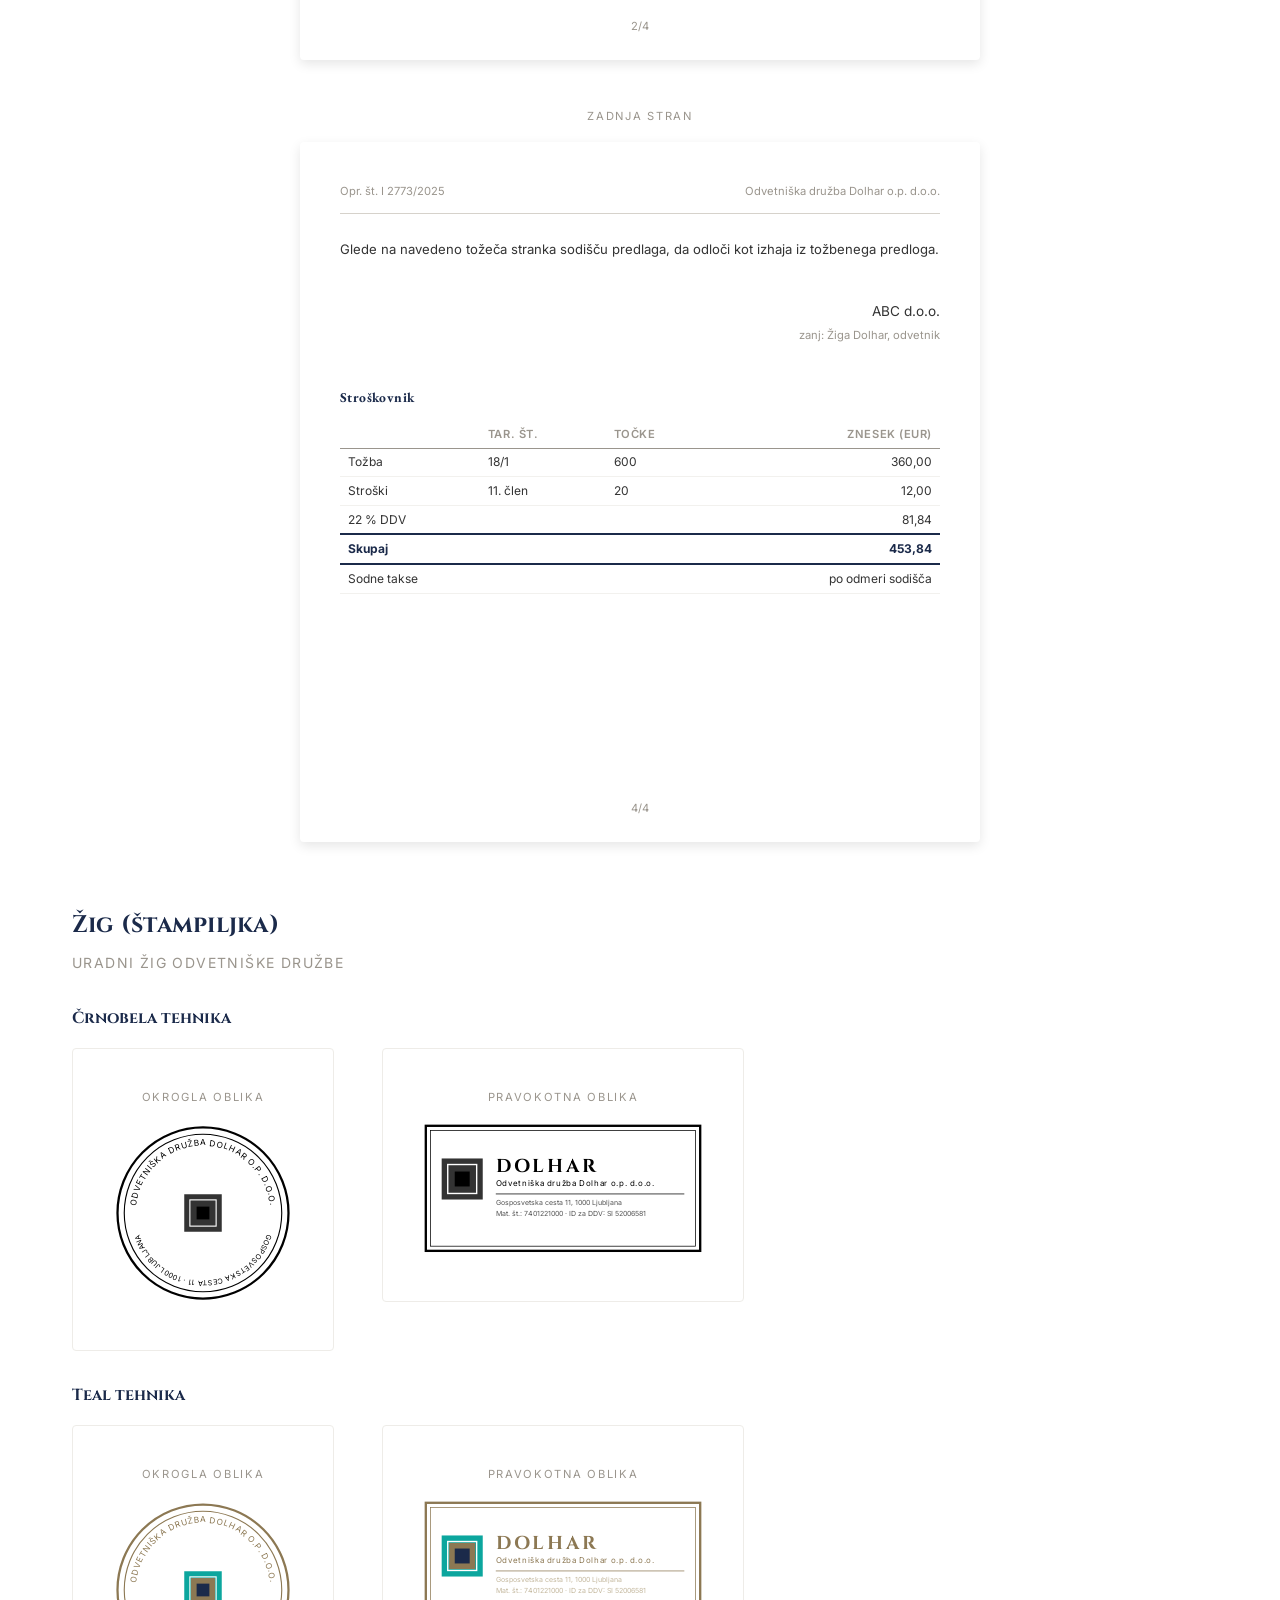
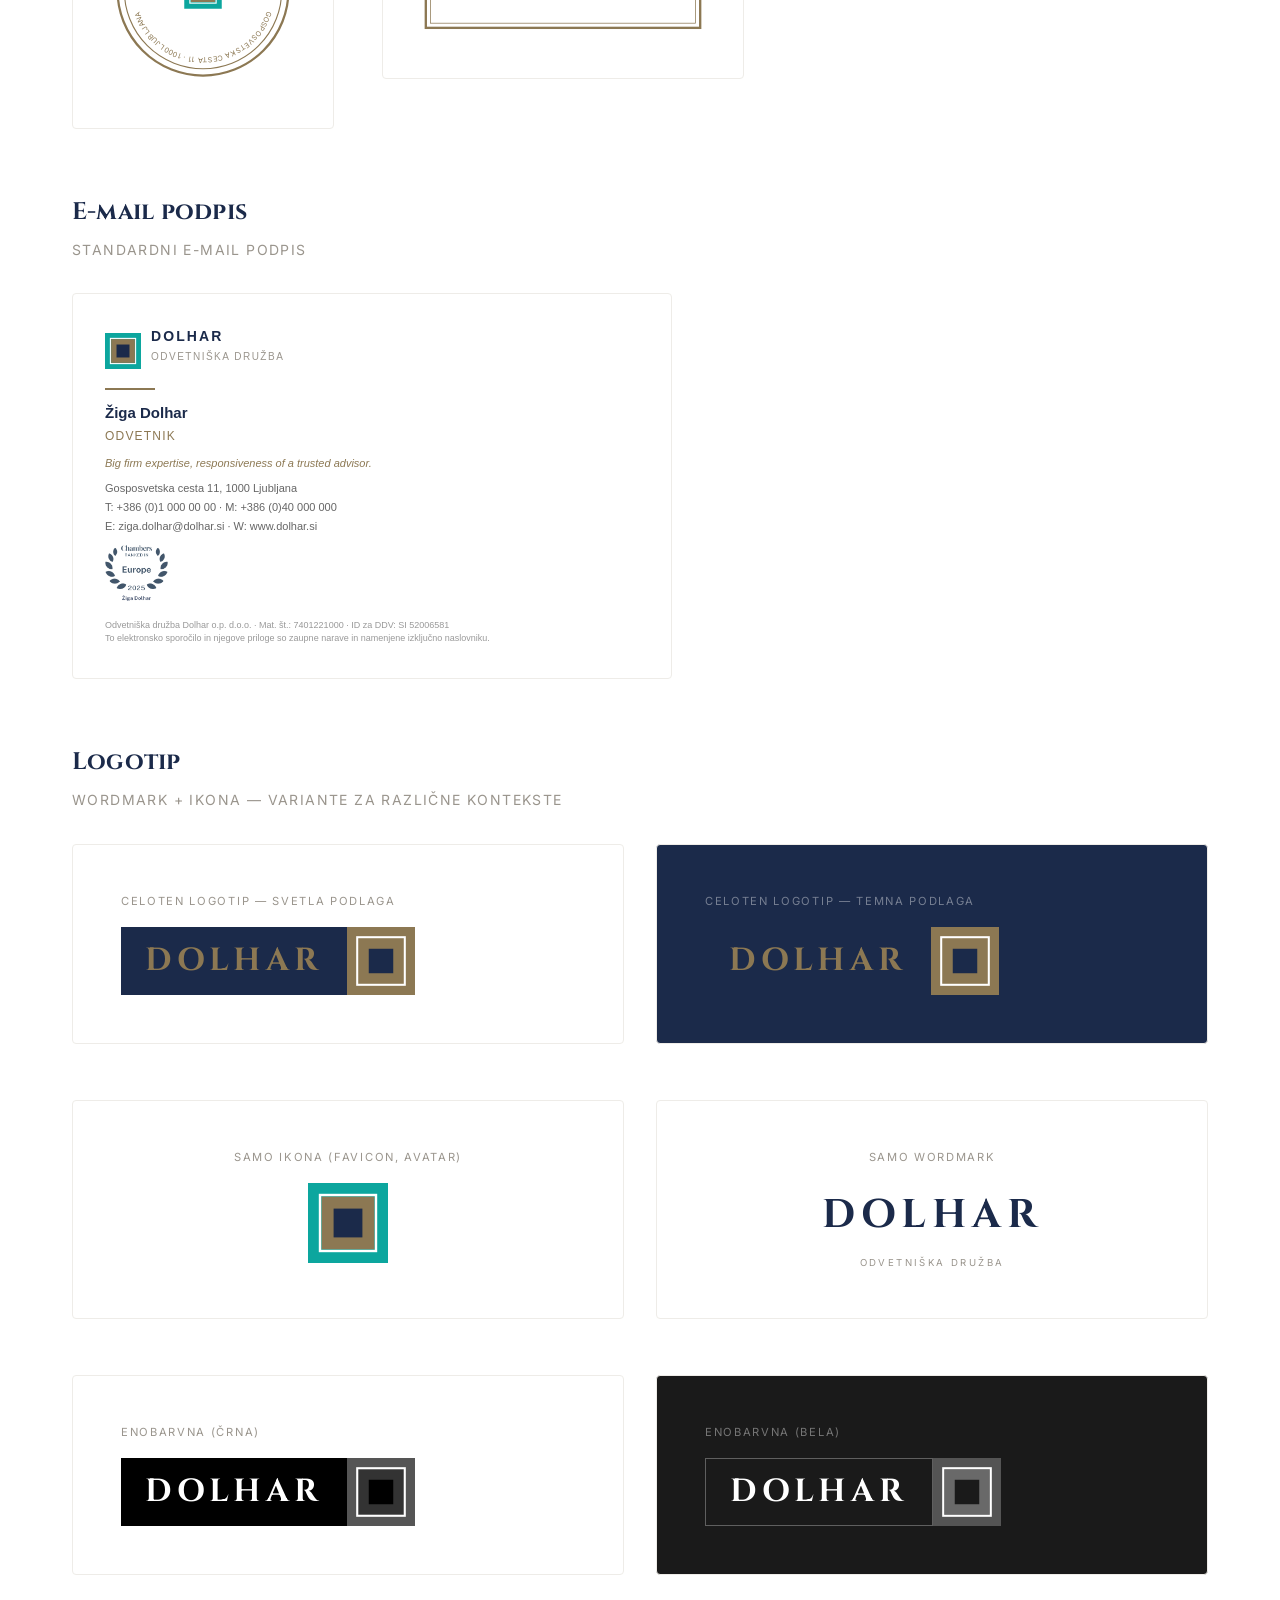
<file: Sample2/website/index.html>
<!DOCTYPE html>
<html lang="sl" data-theme="classic" data-teal="custom" data-mode="light" data-typo="auto" data-logocase="upper">
<head>
  <meta charset="UTF-8">
  <meta name="viewport" content="width=device-width, initial-scale=1.0">
  <title>Dolhar — Celostna grafična podoba</title>

  <!-- Google Fonts -->
  <link rel="preconnect" href="https://fonts.googleapis.com">
  <link rel="preconnect" href="https://fonts.gstatic.com" crossorigin>
  <link href="https://fonts.googleapis.com/css2?family=Cinzel:wght@400;500;600;700;900&family=Forum&family=Cormorant+Garamond:ital,wght@0,400;0,600;0,700;1,400&family=DM+Sans:ital,wght@0,300;0,400;0,500;0,700;1,400&family=EB+Garamond:ital,wght@0,400;0,500;0,600;0,700;1,400&family=Inter:wght@300;400;500;600;700&family=Libre+Baskerville:ital,wght@0,400;0,700;1,400&family=Lora:ital,wght@0,400;0,500;0,600;0,700;1,400&family=Playfair+Display:ital,wght@0,400;0,700;0,900;1,400&family=Source+Sans+3:ital,wght@0,300;0,400;0,600;0,700;1,400&display=swap" rel="stylesheet">

  <link rel="stylesheet" href="css/tokens.css">
  <link rel="stylesheet" href="css/style.css">
</head>
<body>

  <!-- Theme Switcher -->
  <nav class="theme-switcher">
    <span>Slog:</span>
    <button class="theme-btn active" data-theme="classic">A — Klasičen</button>
    <button class="theme-btn" data-theme="classic-teal">A — Klasičen Teal</button>
    <button class="theme-btn" data-theme="modern">B — Moderen</button>
    <button class="theme-btn" data-theme="modern-teal">B — Moderen Teal</button>
    <button class="theme-btn" data-theme="elegant">C — Eleganten</button>
    <button class="theme-btn" data-theme="elegant-teal">C — Eleganten Teal</button>
    <span class="switcher-divider"></span>
    <span>Teal:</span>
    <button class="teal-btn active" data-teal="custom">Lastna</button>
    <button class="teal-btn" data-teal="designer">Oblikovalčeva</button>
    <span class="switcher-divider"></span>
    <span>Tipografija:</span>
    <button class="typo-btn active" data-typo="auto">Iz teme</button>
    <button class="typo-btn" data-typo="cinzel">Cinzel</button>
    <button class="typo-btn" data-typo="playfair">Playfair</button>
    <button class="typo-btn" data-typo="cormorant">Cormorant</button>
    <button class="typo-btn" data-typo="dmsans">DM Sans</button>
    <button class="typo-btn" data-typo="ebgaramond">EB Garamond</button>
    <button class="typo-btn" data-typo="lora">Lora</button>
    <span class="switcher-divider"></span>
    <span>Logotip:</span>
    <button class="logocase-btn active" data-logocase="upper">DOLHAR</button>
    <button class="logocase-btn" data-logocase="sentence">Dolhar</button>
    <span class="switcher-divider"></span>
    <label class="toggle-check"><input type="checkbox" id="body-cinzel"> Body: EB Garamond</label>
    <span class="switcher-divider"></span>
    <span>Način:</span>
    <button class="mode-btn active" data-mode="light">Light</button>
    <button class="mode-btn" data-mode="dark">Dark</button>
  </nav>

  <!-- ======================== HERO ======================== -->
  <div class="hero">
    <div class="hero-inner">
      <svg class="hero-icon" viewBox="0 0 100 100" xmlns="http://www.w3.org/2000/svg">
        <rect width="100" height="100" fill="#0CA69E"/>
        <rect x="17" y="17" width="66" height="66" fill="var(--color-accent)"/>
        <rect x="15" y="15" width="70" height="70" fill="none" stroke="#fff" stroke-width="3"/>
        <rect x="32" y="32" width="36" height="36" fill="var(--color-primary)"/>
      </svg>
      <div class="hero-text">
        <div class="hero-wordmark logo-case">Dolhar</div>
        <div class="hero-rule"></div>
        <div class="hero-subtitle">Odvetniška družba</div>
      </div>
    </div>
  </div>

  <div class="page">

    <!-- ======================== BARVNA PALETA ======================== -->
    <section id="barve">
      <h2 class="section-title">Barvna paleta</h2>
      <p class="section-subtitle">Primarne in sekundarne barve</p>

      <div class="color-grid">
        <div class="color-swatch">
          <div class="swatch-color" style="background: var(--color-primary);">
            <span style="color: #fff;">Primary</span>
          </div>
          <div class="swatch-info">
            <div class="swatch-name">Primarna</div>
            <div class="swatch-var">--color-primary</div>
          </div>
        </div>

        <div class="color-swatch">
          <div class="swatch-color" style="background: var(--color-primary-light);">
            <span style="color: #fff;">Primary Light</span>
          </div>
          <div class="swatch-info">
            <div class="swatch-name">Primarna svetla</div>
            <div class="swatch-var">--color-primary-light</div>
          </div>
        </div>

        <div class="color-swatch">
          <div class="swatch-color" style="background: var(--color-accent);">
            <span style="color: #fff;">Accent</span>
          </div>
          <div class="swatch-info">
            <div class="swatch-name">Poudarek</div>
            <div class="swatch-var">--color-accent</div>
          </div>
        </div>

        <div class="color-swatch">
          <div class="swatch-color" style="background: var(--color-accent-muted);">
            <span style="color: #fff;">Accent Muted</span>
          </div>
          <div class="swatch-info">
            <div class="swatch-name">Poudarek umirjen</div>
            <div class="swatch-var">--color-accent-muted</div>
          </div>
        </div>

        <div class="color-swatch">
          <div class="swatch-color" style="background: var(--color-cream);">
            <span style="color: #666;">Cream</span>
          </div>
          <div class="swatch-info">
            <div class="swatch-name">Kremna</div>
            <div class="swatch-var">--color-cream</div>
          </div>
        </div>

        <div class="color-swatch">
          <div class="swatch-color" style="background: var(--color-dark-gray);">
            <span style="color: #fff;">Dark Gray</span>
          </div>
          <div class="swatch-info">
            <div class="swatch-name">Temno siva</div>
            <div class="swatch-var">--color-dark-gray</div>
          </div>
        </div>
      </div>
    </section>


    <!-- ======================== TIPOGRAFIJA ======================== -->
    <section id="tipografija">
      <h2 class="section-title">Tipografija</h2>
      <p class="section-subtitle">Pisave in hierarhija besedila</p>

      <div class="type-specimen">
        <div class="type-label">Display — Logotip & naslovi</div>
        <div class="type-sample-display logo-case">Dolhar</div>
        <div class="type-sample-display" style="font-size: var(--text-3xl); text-transform: none;">Odvetniška družba Dolhar</div>
        <div class="type-meta">font-family: var(--font-display) · letter-spacing: var(--logo-letter-spacing)</div>
      </div>

      <div class="type-specimen">
        <div class="type-label">Heading — Podnaslovi & poudarki</div>
        <div class="type-sample-heading">Pravno svetovanje z osebnim pristopom</div>
        <div class="type-sample-heading" style="font-style: italic; font-size: var(--text-xl);">Gospodarsko pravo · Civilno pravo · Delovno pravo</div>
        <div class="type-meta">font-family: var(--font-heading)</div>
      </div>

      <div class="type-specimen">
        <div class="type-label">Body — Tekoče besedilo</div>
        <div class="type-sample-body">
          Odvetniška družba Dolhar o.p. d.o.o. je odvetniška pisarna s sedežem v Ljubljani,
          ki nudi celostno pravno svetovanje pravnim in fizičnim osebam. Naša pisarna združuje
          strokovno znanje in osebni pristop pri reševanju najzahtevnejših pravnih izzivov.
        </div>
        <div class="type-meta">font-family: var(--font-body) · line-height: 1.6</div>
      </div>
    </section>


    <!-- ======================== VIZITKA ======================== -->
    <section id="vizitka">
      <h2 class="section-title">Vizitka</h2>
      <p class="section-subtitle">Poslovna vizitka — sprednja in zadnja stran</p>

      <div class="card-container">
        <div class="business-card front">
          <div class="card-logo-row">
            <div class="card-firm">Dolhar</div>
            <svg class="card-icon" viewBox="0 0 100 100" xmlns="http://www.w3.org/2000/svg">
              <rect width="100" height="100" fill="#0CA69E"/>
              <rect x="17" y="17" width="66" height="66" fill="var(--color-accent)"/>
              <rect x="15" y="15" width="70" height="70" fill="none" stroke="#fff" stroke-width="3"/>
              <rect x="32" y="32" width="36" height="36" fill="var(--color-primary)"/>
            </svg>
          </div>
          <div class="card-type">Odvetniška družba</div>
          <div class="card-name">Žiga Dolhar</div>
          <div class="card-title">Odvetnik</div>
        </div>

        <div class="business-card back">
          <div class="card-detail">
            <strong>Odvetniška družba Dolhar o.p. d.o.o.</strong><br>
            Gosposvetska cesta 11<br>
            1000 Ljubljana, Slovenija<br><br>
            T +386 (0)1 000 00 00<br>
            E info@dolhar.si<br>
            W www.dolhar.si
          </div>
        </div>
      </div>
    </section>


    <!-- ======================== DOPISNI LIST ======================== -->
    <section id="dopisni-list">
      <h2 class="section-title">Dopisni list</h2>
      <p class="section-subtitle">Letterhead — vzorec dopisa</p>

      <div class="letterhead-mock">
        <div class="lh-header">
          <div class="lh-logo-row">
            <div>
              <div class="lh-firm">Dolhar</div>
              <div class="lh-firm-sub">Odvetniška družba</div>
            </div>
            <svg class="lh-icon" viewBox="0 0 100 100" xmlns="http://www.w3.org/2000/svg">
              <rect width="100" height="100" fill="#0CA69E"/>
              <rect x="17" y="17" width="66" height="66" fill="var(--color-accent)"/>
              <rect x="15" y="15" width="70" height="70" fill="none" stroke="#fff" stroke-width="3"/>
              <rect x="32" y="32" width="36" height="36" fill="var(--color-primary)"/>
            </svg>
          </div>
          <div class="lh-contact">
            Gosposvetska cesta 11<br>
            1000 Ljubljana<br>
            T +386 (0)1 000 00 00<br>
            info@dolhar.si
          </div>
        </div>

        <div class="lh-body">
          <div class="lh-date">Ljubljana, 14. marca 2026</div>

          <div class="lh-recipient">
            Okrožno sodišče v Ljubljani<br>
            Tavčarjeva ulica 9<br>
            1000 Ljubljana
          </div>

          <div class="lh-subject">Zadeva: Vzorec dopisnega lista</div>

          <p>Spoštovani,</p>

          <p>
            to je vzorec dopisnega lista Odvetniške družbe Dolhar o.p. d.o.o.,
            ki prikazuje uporabo elementov celostne grafične podobe pri uradni
            korespondenci.
          </p>

          <p>
            Dopisni list vključuje glavo s firmo in kontaktnimi podatki,
            nogo s korporativnimi podatki ter enotno tipografijo v skladu
            s smernicami CGP.
          </p>

          <p>S spoštovanjem,</p>
          <p style="margin-top: 2rem;">
            <strong>Žiga Dolhar</strong><br>
            <span style="font-size: 0.8rem; color: var(--color-mid-gray);">Odvetnik</span>
          </p>
        </div>

        <div class="lh-motto">
          Big firm expertise, responsiveness of a trusted advisor.
        </div>

        <div class="lh-footer">
          <div>
            Odvetniška družba Dolhar o.p. d.o.o.<br>
            Gosposvetska cesta 11, 1000 Ljubljana
          </div>
          <div>
            Mat. št.: 7401221000<br>
            ID za DDV: SI 52006581
          </div>
          <div>
            TRR: SI56 .... .... .... ...<br>
            www.dolhar.si
          </div>
          <div class="lh-chambers">
            <img src="assets/images/Chambers-2025.png" alt="Chambers Ranked in Europe 2025" class="chambers-badge">
          </div>
        </div>
      </div>
    </section>


    <!-- ======================== SODNA VLOGA ======================== -->
    <section id="sodna-vloga">
      <h2 class="section-title">Sodna vloga</h2>
      <p class="section-subtitle">Vzorec strukture sodne vloge — po straneh</p>

      <div class="cf-pages">

        <!-- ——— 1. STRAN ——— -->
        <div class="cf-page-label">1. stran</div>
        <div class="court-filing-mock">
          <!-- Glava: tabela sodišče ↔ odvetnik -->
          <table class="cf-header-table">
            <tr>
              <td class="cf-court-cell">
                <strong>Okrajno sodišče v Ljubljani</strong><br>
                Izvršilni oddelek<br>
                Miklošičeva 10<br>
                1000 Ljubljana
              </td>
              <td class="cf-attorney-cell">
                <div class="cf-attorney-logo">
                  <div>
                    <div class="cf-firm">Odvetniška družba Dolhar</div>
                    <div class="cf-firm-detail">o.p. d.o.o.</div>
                  </div>
                  <svg class="cf-icon" viewBox="0 0 100 100" xmlns="http://www.w3.org/2000/svg">
                    <rect width="100" height="100" fill="var(--color-accent)"/>
                    <rect x="15" y="15" width="70" height="70" fill="none" stroke="#fff" stroke-width="3"/>
                    <rect x="32" y="32" width="36" height="36" fill="var(--color-primary)"/>
                  </svg>
                </div>
                Gosposvetska c. 11<br>
                SI-1000 Ljubljana<br>
                <span class="cf-small">
                  dolhar.si · info@dolhar.si<br>
                  +386 41 505 240<br>
                  mat. št.: 7401221000<br>
                  ID za DDV: SI 52006581
                </span>
              </td>
            </tr>
            <tr>
              <td class="cf-date-cell" colspan="2" style="text-align: right;">Ljubljana, 14. 3. 2026</td>
            </tr>
          </table>

          <!-- Podatki o zadevi -->
          <table class="cf-case-table">
            <tr>
              <td class="cf-label">Opravilna številka:</td>
              <td>I 2773/2025</td>
            </tr>
            <tr><td colspan="2" style="height: 0.5rem;"></td></tr>
            <tr>
              <td class="cf-label">Tožeča stranka:</td>
              <td>
                <strong>ABC d.o.o.</strong><br>
                Slovenska cesta 1, 1000 Ljubljana<br>
                <span class="cf-small">ki jo zastopa: Odvetniška družba Dolhar o.p. d.o.o., Gosposvetska c. 11, 1000 Ljubljana</span>
              </td>
            </tr>
            <tr>
              <td class="cf-label">Tožena stranka:</td>
              <td>
                <strong>XYZ d.o.o.</strong><br>
                Dunajska cesta 2, 1000 Ljubljana
              </td>
            </tr>
            <tr><td colspan="2" style="height: 0.5rem;"></td></tr>
            <tr>
              <td class="cf-label">Zaradi:</td>
              <td>plačila 15.000,00 EUR</td>
            </tr>
          </table>

          <!-- Naslov vloge -->
          <div class="cf-filing-title">
            Tožba<br>
            <span class="cf-filing-copies">1× sodišču (elektronsko)<br>1× priloge (3)<br>pooblastilo – v spis</span>
          </div>

          <!-- Začetek vsebine -->
          <div class="cf-body">
            <div class="cf-h1">I. Dejansko stanje</div>
            <p class="cf-l1">
              Tožeča stranka po svojem pooblaščencu vlaga to tožbo ter sodišču predlaga,
              da po izvedenem postopku izda naslednjo
            </p>
            <p style="text-align: center; font-family: var(--font-heading); font-size: 1.05rem; color: var(--color-primary); margin: 1.5rem 0;">
              S O D B O
            </p>
            <p class="cf-l1">
              Tožena stranka je dolžna tožeči stranki plačati znesek 15.000,00 EUR z zakonskimi
              zamudnimi obrestmi od 1. 1. 2026 dalje do plačila, v roku 15 dni, pod izvršbo.
            </p>
          </div>

          <div class="cf-page-number">1/4</div>
        </div>

        <!-- ——— 2. STRAN ——— -->
        <div class="cf-page-label">2. stran</div>
        <div class="court-filing-mock cf-continuation">
          <div class="cf-continuation-header">
            <span>Opr. št. I 2773/2025</span>
            <span>Odvetniška družba Dolhar o.p. d.o.o.</span>
          </div>

          <div class="cf-body">
            <div class="cf-h1">II. Obrazložitev</div>
            <div class="cf-h3">K zahtevku</div>
            <p class="cf-l1">
              Med pravdnima strankama je bila dne 15. 6. 2025 sklenjena pogodba o opravljanju
              storitev, na podlagi katere se je tožena stranka zavezala plačati dogovorjeno ceno.
            </p>
            <p class="cf-l2">
              Tožeča stranka je storitve v celoti opravila in toženi stranki izdala račun
              št. 2025-0042 z dne 1. 12. 2025 z rokom plačila 30 dni.
            </p>
            <p class="cf-l2">
              Tožena stranka računa ni poravnala niti po pisnem opominu z dne 15. 1. 2026.
            </p>

            <div class="cf-h3">K podlagi zahtevka</div>
            <p class="cf-l1">
              Na podlagi drugega odstavka 9. člena Obligacijskega zakonika (OZ) je dolžnik v zamudi,
              če ne izpolni obveznosti v roku, določenem za izpolnitev. Skladno s prvim odstavkom
              378. člena OZ dolguje upniku od nastanka zamude dalje zamudne obresti po obrestni meri,
              ki jo določa zakon.
            </p>
            <p class="cf-l1">
              Ker tožena stranka svoje obveznosti ni izpolnila niti po pisnem opominu, tožeča stranka
              vlaga pričujočo tožbo.
            </p>

            <!-- Dokazni predlog -->
            <div class="cf-evidence-title">Dokaz</div>
            <div class="cf-evidence-item">[1] Pogodba o opravljanju storitev z 15. 6. 2025</div>
            <div class="cf-evidence-item">[2] Račun št. 2025-0042 z 1. 12. 2025</div>
            <div class="cf-evidence-item">[3] Opomin z 15. 1. 2026</div>
            <div class="cf-evidence-item">[4] Potrdilo o vročitvi opomina</div>
          </div>

          <div class="cf-page-number">2/4</div>
        </div>

        <!-- ——— ZADNJA STRAN ——— -->
        <div class="cf-page-label">Zadnja stran</div>
        <div class="court-filing-mock cf-continuation">
          <div class="cf-continuation-header">
            <span>Opr. št. I 2773/2025</span>
            <span>Odvetniška družba Dolhar o.p. d.o.o.</span>
          </div>

          <div class="cf-body">
            <p class="cf-l1">
              Glede na navedeno tožeča stranka sodišču predlaga, da odloči kot izhaja iz tožbenega
              predloga.
            </p>
          </div>

          <!-- Podpis -->
          <div class="cf-signature">
            ABC d.o.o.<br>
            <span class="cf-small">zanj: Žiga Dolhar, odvetnik</span>
          </div>

          <!-- Stroškovnik -->
          <div class="cf-costs-title">Stroškovnik</div>
          <table class="cf-costs-table">
            <thead>
              <tr>
                <th></th>
                <th>Tar. št.</th>
                <th>Točke</th>
                <th>Znesek (EUR)</th>
              </tr>
            </thead>
            <tbody>
              <tr>
                <td>Tožba</td>
                <td>18/1</td>
                <td>600</td>
                <td>360,00</td>
              </tr>
              <tr>
                <td>Stroški</td>
                <td>11. člen</td>
                <td>20</td>
                <td>12,00</td>
              </tr>
              <tr>
                <td>22 % DDV</td>
                <td></td>
                <td></td>
                <td>81,84</td>
              </tr>
              <tr class="cf-costs-total">
                <td>Skupaj</td>
                <td></td>
                <td></td>
                <td>453,84</td>
              </tr>
              <tr>
                <td colspan="3">Sodne takse</td>
                <td>po odmeri sodišča</td>
              </tr>
            </tbody>
          </table>

          <div class="cf-page-number">4/4</div>
        </div>

      </div>
    </section>


    <!-- ======================== ŽIG / ŠTAMPILJKA ======================== -->
    <section id="zig">
      <h2 class="section-title">Žig (štampiljka)</h2>
      <p class="section-subtitle">Uradni žig odvetniške družbe</p>

      <!-- Črnobela tehnika -->
      <h3 class="stamp-group-title">Črnobela tehnika</h3>
      <div class="stamp-container">
        <div class="stamp-card">
          <div class="type-label">Okrogla oblika</div>
          <div class="stamp stamp-round">
            <svg viewBox="0 0 240 240" xmlns="http://www.w3.org/2000/svg" class="stamp-svg">
              <circle cx="120" cy="120" r="114" fill="none" stroke="#000" stroke-width="3"/>
              <circle cx="120" cy="120" r="105" fill="none" stroke="#000" stroke-width="1.5"/>
              <defs>
                <path id="topArcBW" d="M 30,120 a 90,90 0 1,1 180,0" fill="none"/>
                <path id="bottomArcBW" d="M 210,120 a 90,90 0 1,1 -180,0" fill="none"/>
              </defs>
              <text font-family="var(--font-body)" font-size="11" fill="#000" letter-spacing="0.1em">
                <textPath href="#topArcBW" startOffset="50%" text-anchor="middle">ODVETNIŠKA DRUŽBA DOLHAR O.P. D.O.O.</textPath>
              </text>
              <text font-family="var(--font-body)" font-size="9.5" fill="#000" letter-spacing="0.05em">
                <textPath href="#bottomArcBW" startOffset="50%" text-anchor="middle">GOSPOSVETSKA CESTA 11 · 1000 LJUBLJANA</textPath>
              </text>
              <rect x="95" y="95" width="50" height="50" fill="#333"/>
              <rect x="102.5" y="102.5" width="35" height="35" fill="none" stroke="#fff" stroke-width="1.5"/>
              <rect x="111.5" y="111.5" width="17" height="17" fill="#000"/>
            </svg>
          </div>
        </div>

        <div class="stamp-card">
          <div class="type-label">Pravokotna oblika</div>
          <div class="stamp stamp-rect">
            <svg viewBox="0 0 300 140" xmlns="http://www.w3.org/2000/svg" class="stamp-svg">
              <rect x="3" y="3" width="294" height="134" fill="none" stroke="#000" stroke-width="2.5"/>
              <rect x="8" y="8" width="284" height="124" fill="none" stroke="#000" stroke-width="0.8"/>
              <rect x="20" y="38" width="44" height="44" fill="#333"/>
              <rect x="26.5" y="44.5" width="31" height="31" fill="none" stroke="#fff" stroke-width="1.5"/>
              <rect x="34" y="52" width="16" height="16" fill="#000"/>
              <text x="78" y="52" font-family="var(--font-display)" font-size="20" font-weight="700" fill="#000" letter-spacing="0.15em">DOLHAR</text>
              <text x="78" y="68" font-family="var(--font-body)" font-size="8.5" fill="#000" letter-spacing="0.08em">Odvetniška družba Dolhar o.p. d.o.o.</text>
              <line x1="78" y1="76" x2="280" y2="76" stroke="#000" stroke-width="0.8"/>
              <text x="78" y="88" font-family="var(--font-body)" font-size="7.5" fill="#555">Gosposvetska cesta 11, 1000 Ljubljana</text>
              <text x="78" y="100" font-family="var(--font-body)" font-size="7.5" fill="#555">Mat. št.: 7401221000 · ID za DDV: SI 52006581</text>
            </svg>
          </div>
        </div>
      </div>

      <!-- Teal tehnika -->
      <h3 class="stamp-group-title">Teal tehnika</h3>
      <div class="stamp-container">
        <div class="stamp-card">
          <div class="type-label">Okrogla oblika</div>
          <div class="stamp stamp-round">
            <svg viewBox="0 0 240 240" xmlns="http://www.w3.org/2000/svg" class="stamp-svg">
              <circle cx="120" cy="120" r="114" fill="none" stroke="var(--color-accent)" stroke-width="3"/>
              <circle cx="120" cy="120" r="105" fill="none" stroke="var(--color-accent)" stroke-width="1.5"/>
              <defs>
                <path id="topArcT" d="M 30,120 a 90,90 0 1,1 180,0" fill="none"/>
                <path id="bottomArcT" d="M 210,120 a 90,90 0 1,1 -180,0" fill="none"/>
              </defs>
              <text font-family="var(--font-body)" font-size="11" fill="var(--color-accent)" letter-spacing="0.1em">
                <textPath href="#topArcT" startOffset="50%" text-anchor="middle">ODVETNIŠKA DRUŽBA DOLHAR O.P. D.O.O.</textPath>
              </text>
              <text font-family="var(--font-body)" font-size="9.5" fill="var(--color-accent)" letter-spacing="0.05em">
                <textPath href="#bottomArcT" startOffset="50%" text-anchor="middle">GOSPOSVETSKA CESTA 11 · 1000 LJUBLJANA</textPath>
              </text>
              <rect x="95" y="95" width="50" height="50" fill="#0CA69E"/>
              <rect x="104" y="104" width="32" height="32" fill="var(--color-accent)"/>
              <rect x="102.5" y="102.5" width="35" height="35" fill="none" stroke="#fff" stroke-width="1.5"/>
              <rect x="111.5" y="111.5" width="17" height="17" fill="var(--color-primary)"/>
            </svg>
          </div>
        </div>

        <div class="stamp-card">
          <div class="type-label">Pravokotna oblika</div>
          <div class="stamp stamp-rect">
            <svg viewBox="0 0 300 140" xmlns="http://www.w3.org/2000/svg" class="stamp-svg">
              <rect x="3" y="3" width="294" height="134" fill="none" stroke="var(--color-accent)" stroke-width="2.5"/>
              <rect x="8" y="8" width="284" height="124" fill="none" stroke="var(--color-accent)" stroke-width="0.8"/>
              <rect x="20" y="38" width="44" height="44" fill="#0CA69E"/>
              <rect x="28" y="46" width="28" height="28" fill="var(--color-accent)"/>
              <rect x="26.5" y="44.5" width="31" height="31" fill="none" stroke="#fff" stroke-width="1.5"/>
              <rect x="34" y="52" width="16" height="16" fill="var(--color-primary)"/>
              <text x="78" y="52" font-family="var(--font-display)" font-size="20" font-weight="700" fill="var(--color-accent)" letter-spacing="0.15em">DOLHAR</text>
              <text x="78" y="68" font-family="var(--font-body)" font-size="8.5" fill="var(--color-accent)" letter-spacing="0.08em">Odvetniška družba Dolhar o.p. d.o.o.</text>
              <line x1="78" y1="76" x2="280" y2="76" stroke="var(--color-accent)" stroke-width="0.8"/>
              <text x="78" y="88" font-family="var(--font-body)" font-size="7.5" fill="var(--color-accent-muted)">Gosposvetska cesta 11, 1000 Ljubljana</text>
              <text x="78" y="100" font-family="var(--font-body)" font-size="7.5" fill="var(--color-accent-muted)">Mat. št.: 7401221000 · ID za DDV: SI 52006581</text>
            </svg>
          </div>
        </div>
      </div>
    </section>


    <!-- ======================== E-MAIL PODPIS ======================== -->
    <section id="email-podpis">
      <h2 class="section-title">E-mail podpis</h2>
      <p class="section-subtitle">Standardni e-mail podpis</p>

      <div class="email-sig-container">
        <div class="email-sig">
          <div class="sig-logo-row">
            <svg class="sig-icon" viewBox="0 0 100 100" xmlns="http://www.w3.org/2000/svg">
              <rect width="100" height="100" fill="#0CA69E"/>
              <rect x="17" y="17" width="66" height="66" fill="var(--color-accent)"/>
              <rect x="15" y="15" width="70" height="70" fill="none" stroke="#fff" stroke-width="3"/>
              <rect x="32" y="32" width="36" height="36" fill="var(--color-primary)"/>
            </svg>
            <div>
              <div class="sig-firm" style="color: var(--color-primary);">Dolhar</div>
              <div class="sig-firm-sub" style="color: var(--color-mid-gray);">Odvetniška družba</div>
            </div>
          </div>
          <div class="sig-divider" style="background: var(--color-accent);"></div>
          <div class="sig-name" style="color: var(--color-primary);">Žiga Dolhar</div>
          <div class="sig-title" style="color: var(--color-accent);">Odvetnik</div>
          <div class="sig-motto" style="color: var(--color-accent); font-style: italic; font-size: 11px; margin-bottom: 8px;">
            Big firm expertise, responsiveness of a trusted advisor.
          </div>
          <div class="sig-details" style="color: #666;">
            Gosposvetska cesta 11, 1000 Ljubljana<br>
            T: +386 (0)1 000 00 00 · M: +386 (0)40 000 000<br>
            E: ziga.dolhar@dolhar.si · W: www.dolhar.si
          </div>
          <div class="sig-chambers">
            <img src="assets/images/Chambers-2025.png" alt="Chambers Ranked in Europe 2025" class="chambers-badge-sig">
          </div>
          <div class="sig-legal" style="color: #999;">
            Odvetniška družba Dolhar o.p. d.o.o. · Mat. št.: 7401221000 · ID za DDV: SI 52006581<br>
            To elektronsko sporočilo in njegove priloge so zaupne narave in namenjene izključno naslovniku.
          </div>
        </div>
      </div>
    </section>


    <!-- ======================== LOGOTIP VARIANTE ======================== -->
    <section id="logotip">
      <h2 class="section-title">Logotip</h2>
      <p class="section-subtitle">Wordmark + ikona — variante za različne kontekste</p>

      <div class="grid-2">
        <!-- Full lockup light bg -->
        <div class="type-specimen" style="padding: 3rem;">
          <div class="type-label">Celoten logotip — svetla podlaga</div>
          <div class="logo-lockup logo-variant">
            <div class="logo-wordmark-area" style="background: var(--color-primary);">
              <div class="wordmark" style="color: var(--color-accent);">Dolhar</div>
            </div>
            <div class="logo-icon-area">
              <svg class="logo-icon" viewBox="0 0 100 100" xmlns="http://www.w3.org/2000/svg">
                <rect width="100" height="100" fill="var(--color-accent)"/>
                <rect x="15" y="15" width="70" height="70" fill="none" stroke="#fff" stroke-width="3"/>
                <rect x="32" y="32" width="36" height="36" fill="var(--color-primary)"/>
              </svg>
            </div>
          </div>
        </div>

        <!-- Full lockup dark bg -->
        <div class="type-specimen" style="padding: 3rem; background: var(--color-primary);">
          <div class="type-label" style="color: rgba(255,255,255,0.4);">Celoten logotip — temna podlaga</div>
          <div class="logo-lockup logo-variant">
            <div class="logo-wordmark-area" style="background: transparent;">
              <div class="wordmark" style="color: var(--color-accent);">Dolhar</div>
            </div>
            <div class="logo-icon-area">
              <svg class="logo-icon" viewBox="0 0 100 100" xmlns="http://www.w3.org/2000/svg">
                <rect width="100" height="100" fill="var(--color-accent)"/>
                <rect x="15" y="15" width="70" height="70" fill="none" stroke="#fff" stroke-width="3"/>
                <rect x="32" y="32" width="36" height="36" fill="var(--color-primary)"/>
              </svg>
            </div>
          </div>
        </div>

        <!-- Icon only -->
        <div class="type-specimen" style="text-align: center; padding: 3rem;">
          <div class="type-label">Samo ikona (favicon, avatar)</div>
          <svg style="width: 80px; height: 80px;" viewBox="0 0 100 100" xmlns="http://www.w3.org/2000/svg">
            <rect width="100" height="100" fill="#0CA69E"/>
            <rect x="17" y="17" width="66" height="66" fill="var(--color-accent)"/>
            <rect x="15" y="15" width="70" height="70" fill="none" stroke="#fff" stroke-width="3"/>
            <rect x="32" y="32" width="36" height="36" fill="var(--color-primary)"/>
          </svg>
        </div>

        <!-- Wordmark only -->
        <div class="type-specimen" style="text-align: center; padding: 3rem;">
          <div class="type-label">Samo wordmark</div>
          <div class="logo-case" style="font-family: var(--font-display); font-size: 2.5rem; font-weight: 700; color: var(--color-primary); letter-spacing: var(--logo-letter-spacing);">Dolhar</div>
          <div style="font-family: var(--font-body); font-size: 0.6rem; color: var(--color-mid-gray); letter-spacing: 0.25em; text-transform: uppercase; margin-top: 0.5rem;">Odvetniška družba</div>
        </div>

        <!-- Monochrome -->
        <div class="type-specimen" style="padding: 3rem; background: #fff;">
          <div class="type-label">Enobarvna (črna)</div>
          <div class="logo-lockup logo-variant">
            <div class="logo-wordmark-area" style="background: #000;">
              <div class="wordmark" style="color: #fff;">Dolhar</div>
            </div>
            <div class="logo-icon-area">
              <svg class="logo-icon" viewBox="0 0 100 100" xmlns="http://www.w3.org/2000/svg">
                <rect width="100" height="100" fill="#555"/>
                <rect x="17" y="17" width="66" height="66" fill="#333"/>
                <rect x="15" y="15" width="70" height="70" fill="none" stroke="#fff" stroke-width="3"/>
                <rect x="32" y="32" width="36" height="36" fill="#000"/>
              </svg>
            </div>
          </div>
        </div>

        <!-- White on dark -->
        <div class="type-specimen" style="padding: 3rem; background: #1a1a1a;">
          <div class="type-label" style="color: rgba(255,255,255,0.4);">Enobarvna (bela)</div>
          <div class="logo-lockup logo-variant">
            <div class="logo-wordmark-area" style="background: transparent; border: 1px solid rgba(255,255,255,0.3);">
              <div class="wordmark" style="color: #fff;">Dolhar</div>
            </div>
            <div class="logo-icon-area">
              <svg class="logo-icon" viewBox="0 0 100 100" xmlns="http://www.w3.org/2000/svg">
                <rect width="100" height="100" fill="rgba(255,255,255,0.25)"/>
                <rect x="17" y="17" width="66" height="66" fill="rgba(255,255,255,0.12)"/>
                <rect x="15" y="15" width="70" height="70" fill="none" stroke="#fff" stroke-width="3"/>
                <rect x="32" y="32" width="36" height="36" fill="#1a1a1a"/>
              </svg>
            </div>
          </div>
        </div>
      </div>
    </section>

  </div>

  <script src="js/main.js"></script>
</body>
</html>
</file>
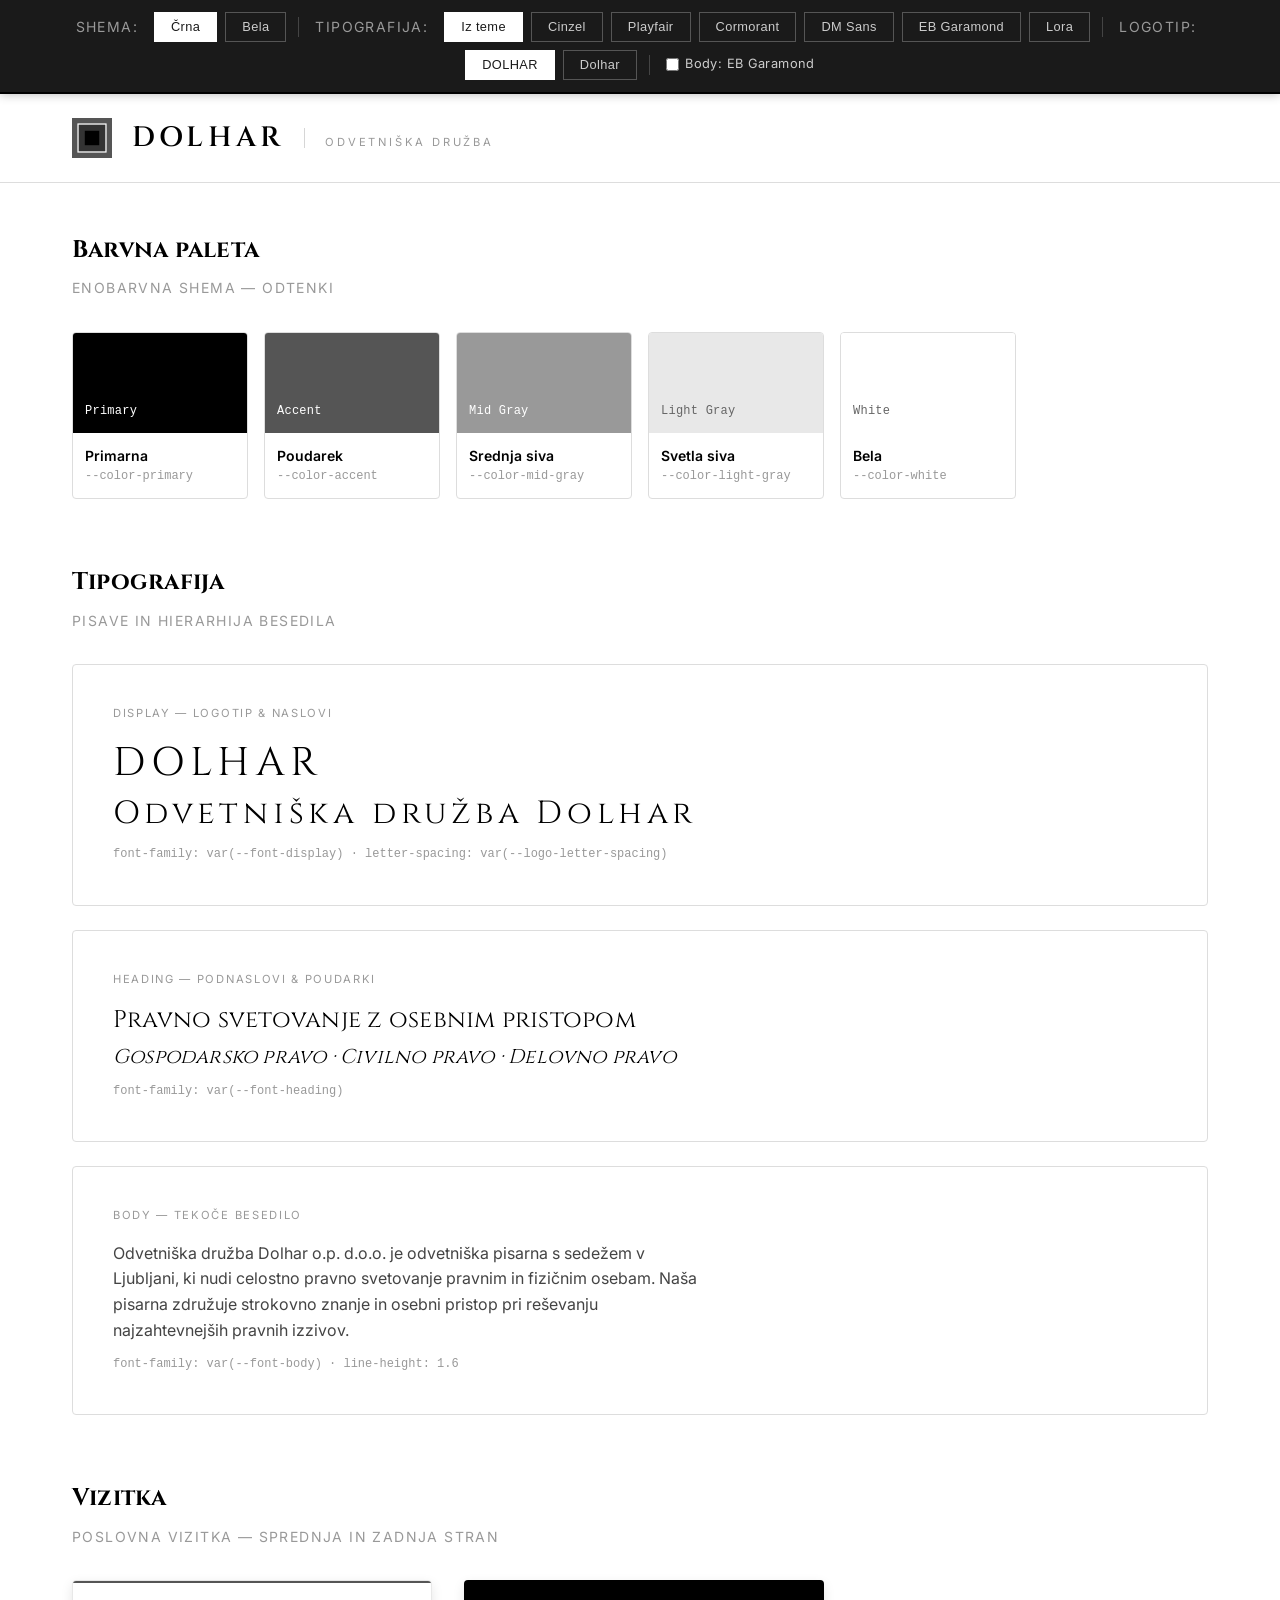
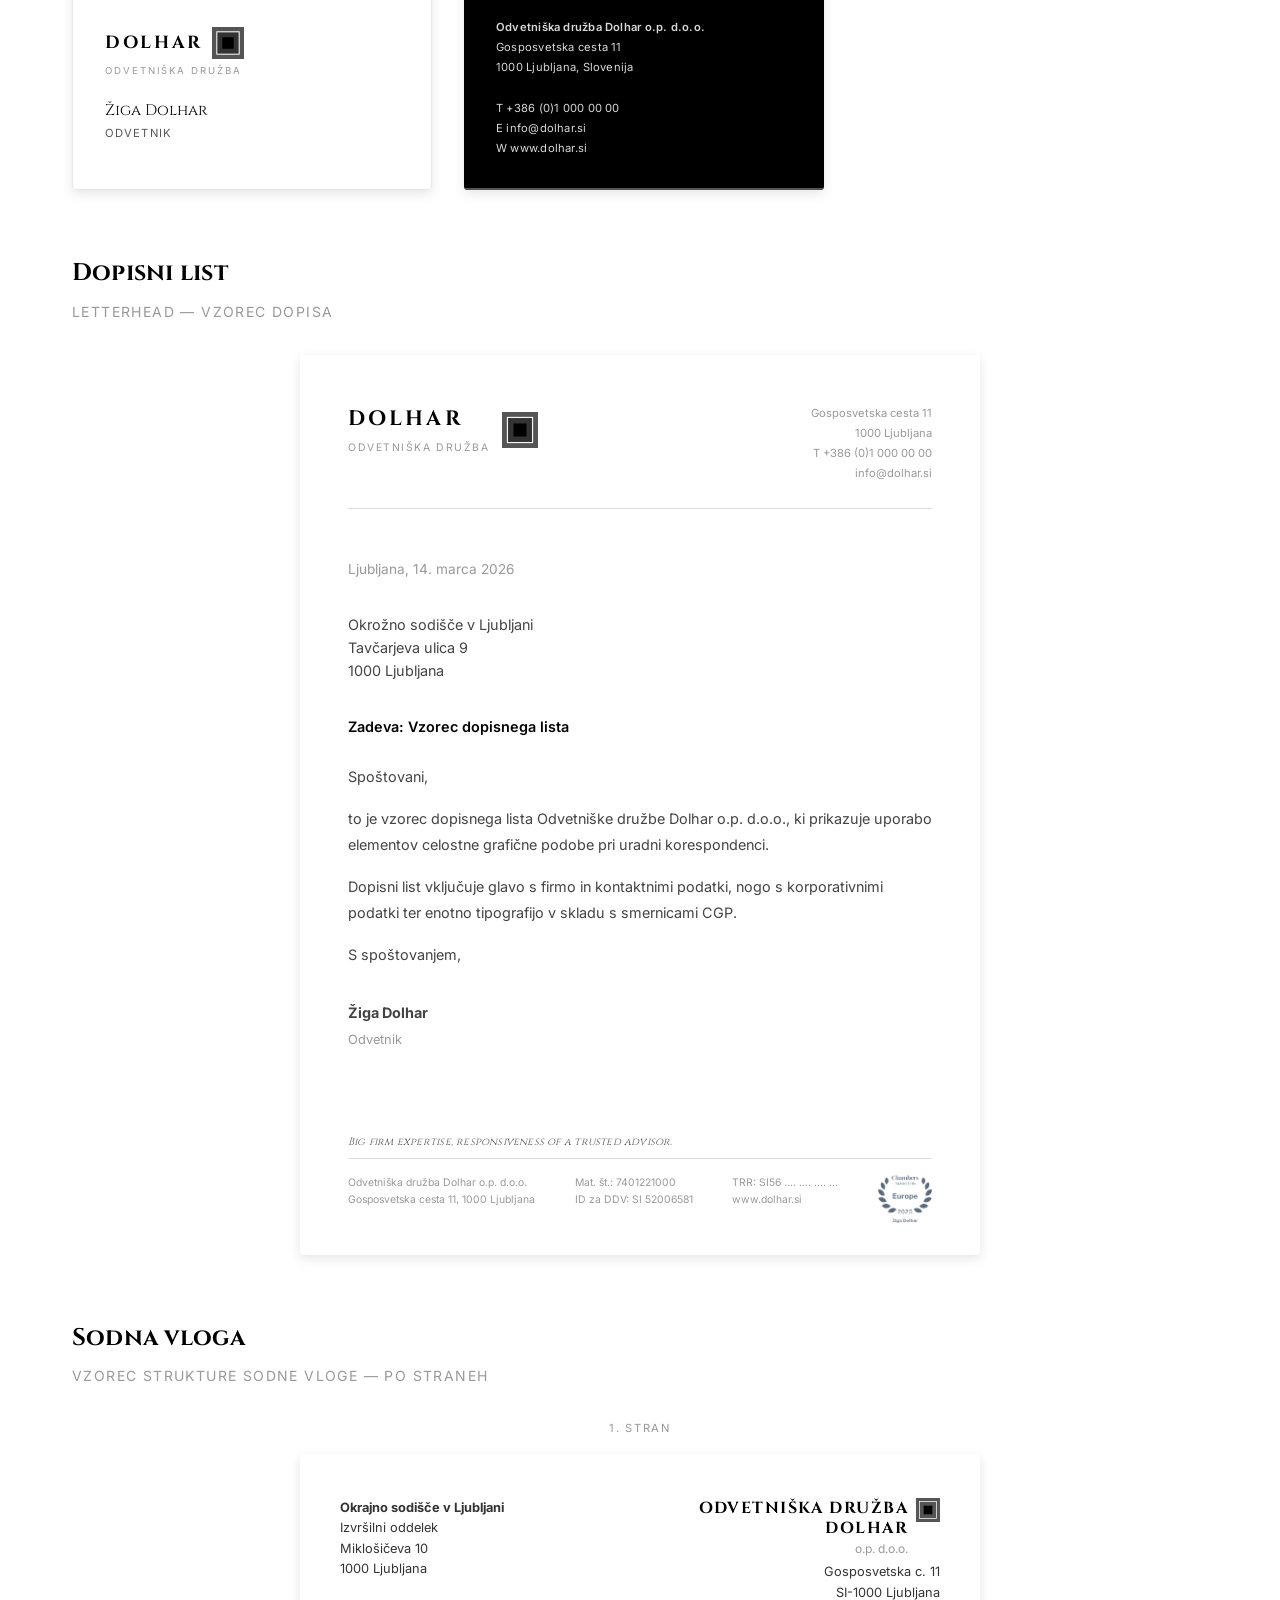
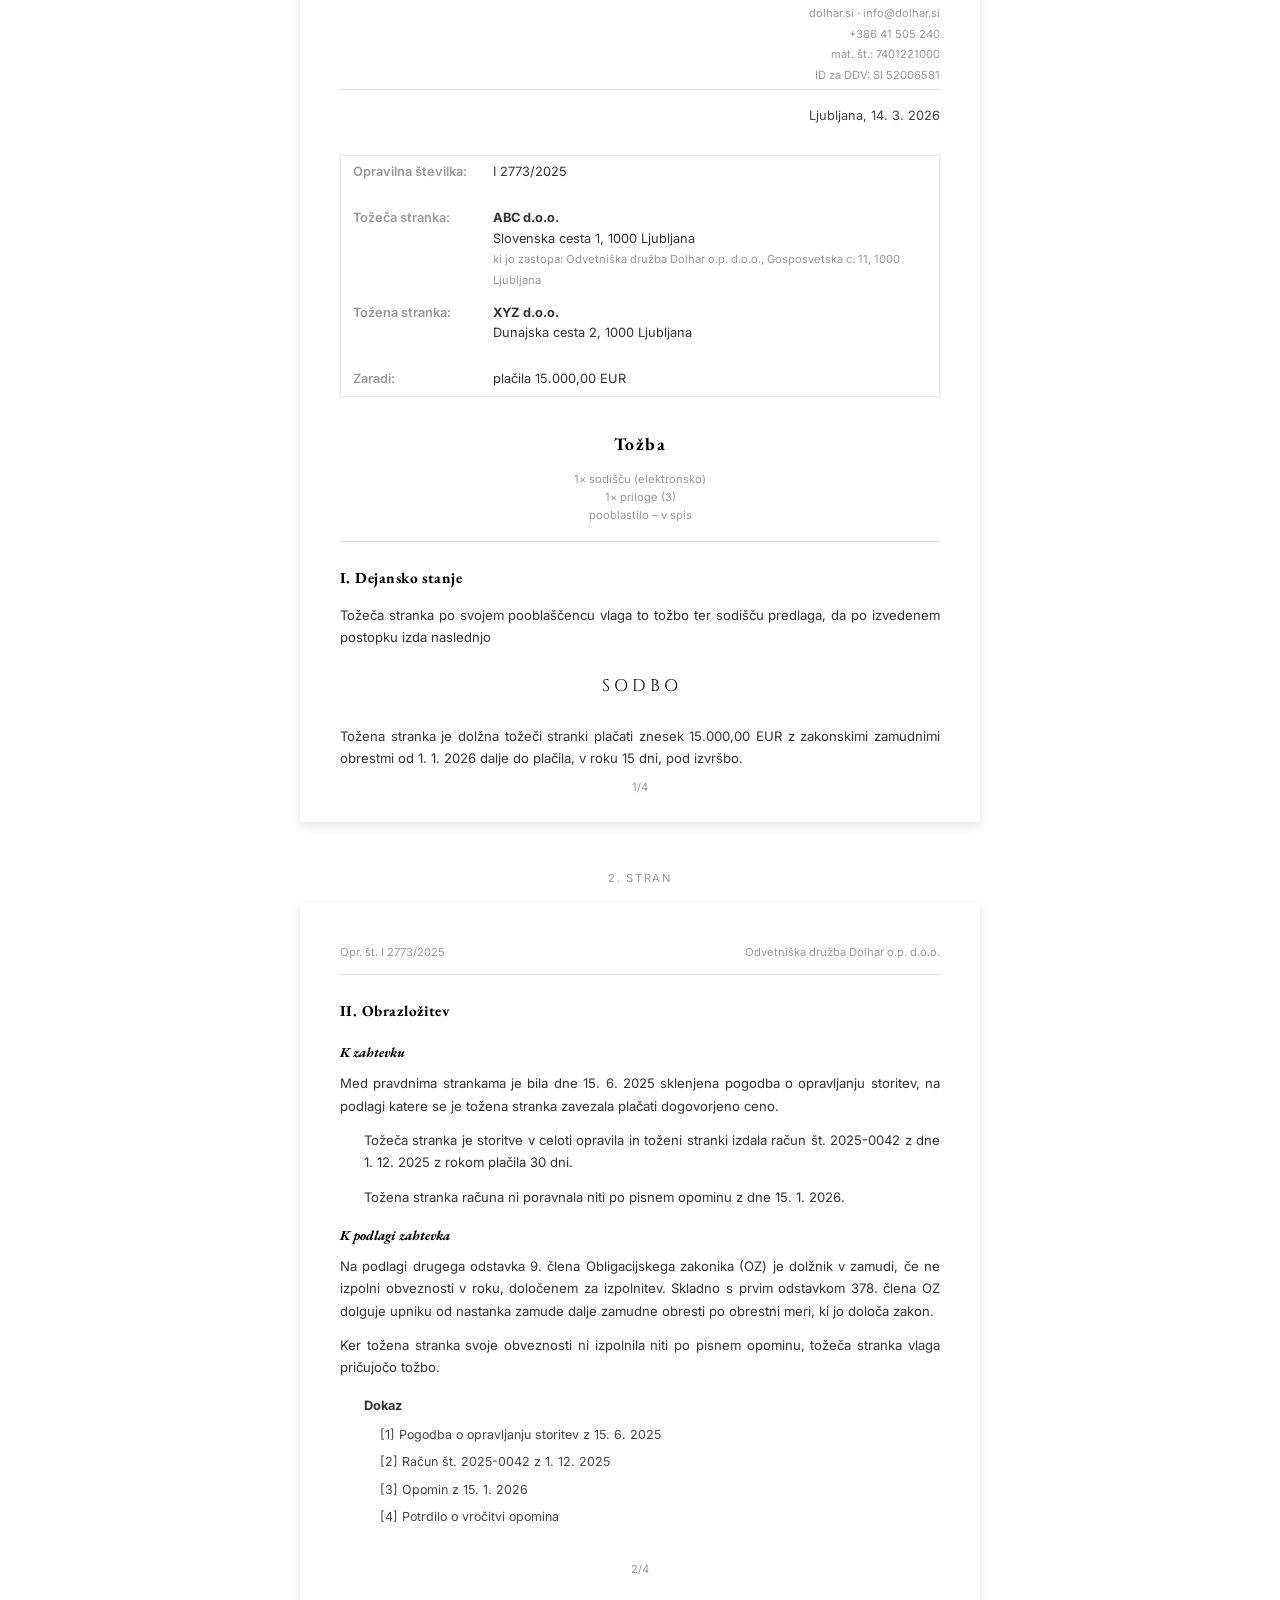
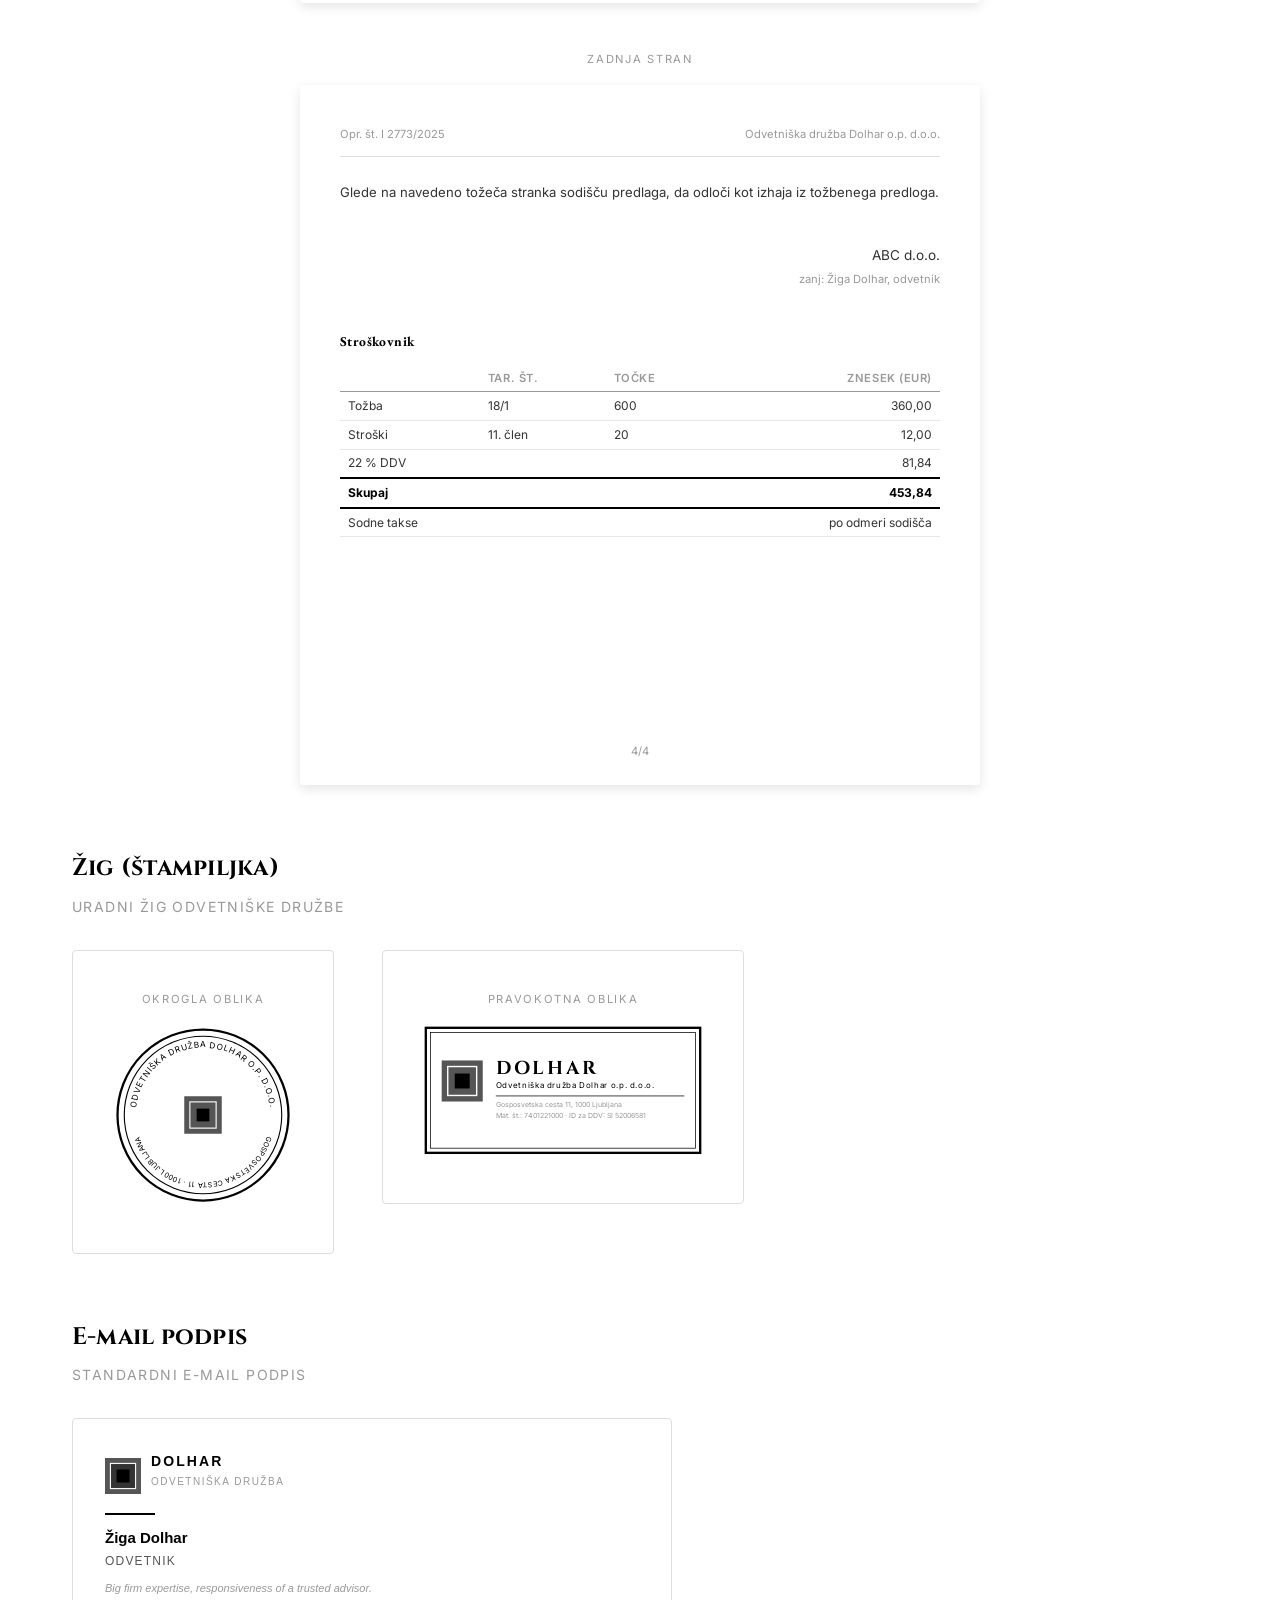
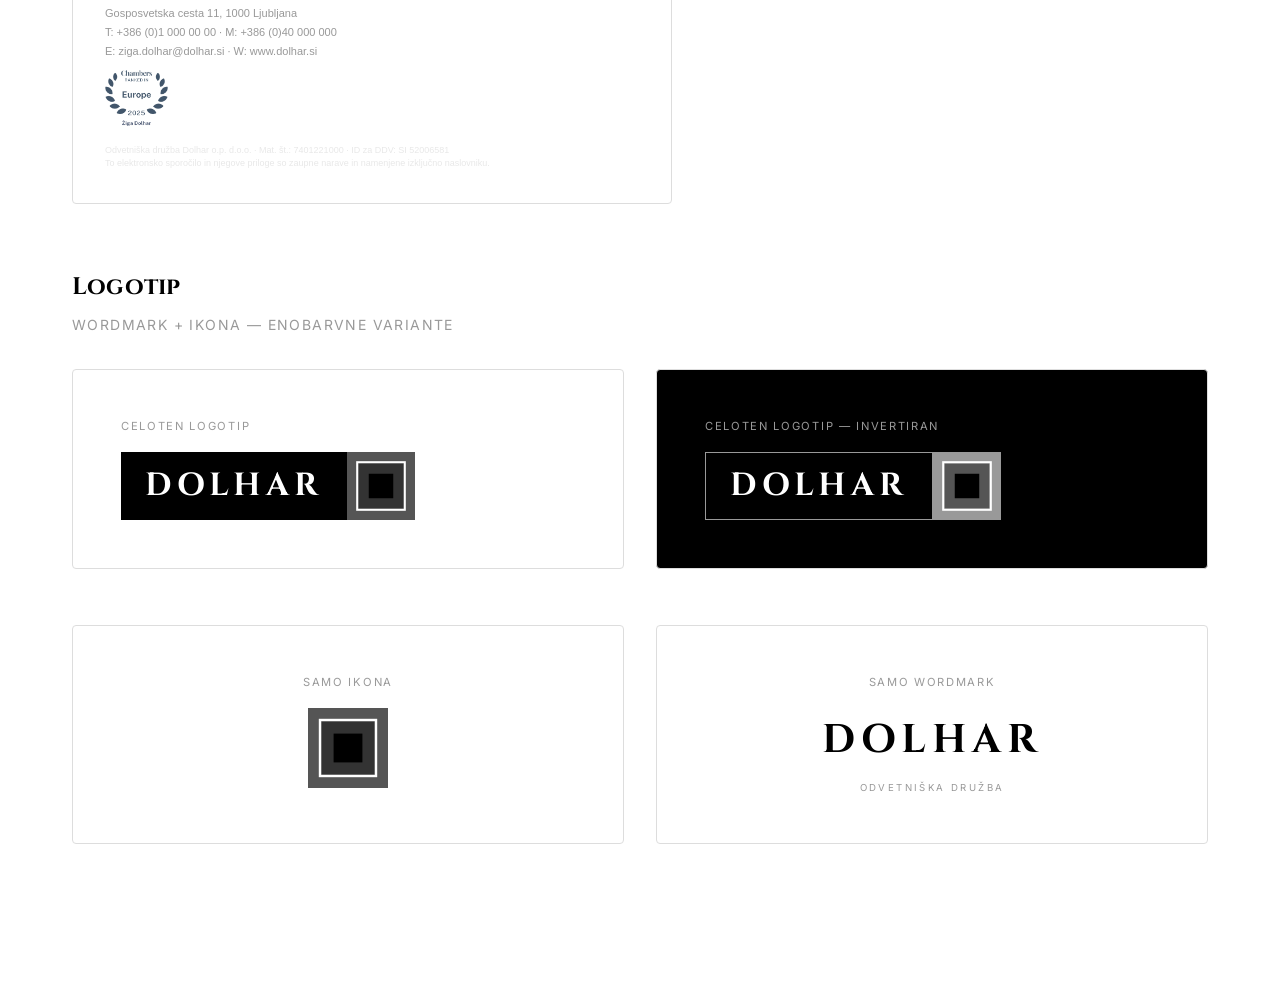
<file: Sample3/website/index.html>
<!DOCTYPE html>
<html lang="sl" data-theme="black" data-typo="auto" data-logocase="upper">
<head>
  <meta charset="UTF-8">
  <meta name="viewport" content="width=device-width, initial-scale=1.0">
  <title>Dolhar — Celostna grafična podoba (črnobelo)</title>

  <!-- Google Fonts -->
  <link rel="preconnect" href="https://fonts.googleapis.com">
  <link rel="preconnect" href="https://fonts.gstatic.com" crossorigin>
  <link href="https://fonts.googleapis.com/css2?family=Cinzel:wght@400;500;600;700;900&family=Cormorant+Garamond:ital,wght@0,400;0,600;0,700;1,400&family=DM+Sans:ital,wght@0,300;0,400;0,500;0,700;1,400&family=EB+Garamond:ital,wght@0,400;0,500;0,600;0,700;1,400&family=Inter:wght@300;400;500;600;700&family=Libre+Baskerville:ital,wght@0,400;0,700;1,400&family=Lora:ital,wght@0,400;0,500;0,600;0,700;1,400&family=Playfair+Display:ital,wght@0,400;0,700;0,900;1,400&family=Source+Sans+3:ital,wght@0,300;0,400;0,600;0,700;1,400&display=swap" rel="stylesheet">

  <link rel="stylesheet" href="css/tokens.css">
  <link rel="stylesheet" href="css/style.css">
</head>
<body>

  <!-- Theme Switcher -->
  <nav class="theme-switcher">
    <span>Shema:</span>
    <button class="theme-btn active" data-theme="black">Črna</button>
    <button class="theme-btn" data-theme="white">Bela</button>
    <span class="switcher-divider"></span>
    <span>Tipografija:</span>
    <button class="typo-btn active" data-typo="auto">Iz teme</button>
    <button class="typo-btn" data-typo="cinzel">Cinzel</button>
    <button class="typo-btn" data-typo="playfair">Playfair</button>
    <button class="typo-btn" data-typo="cormorant">Cormorant</button>
    <button class="typo-btn" data-typo="dmsans">DM Sans</button>
    <button class="typo-btn" data-typo="ebgaramond">EB Garamond</button>
    <button class="typo-btn" data-typo="lora">Lora</button>
    <span class="switcher-divider"></span>
    <span>Logotip:</span>
    <button class="logocase-btn active" data-logocase="upper">DOLHAR</button>
    <button class="logocase-btn" data-logocase="sentence">Dolhar</button>
    <span class="switcher-divider"></span>
    <label class="toggle-check"><input type="checkbox" id="body-cinzel"> Body: EB Garamond</label>
  </nav>

  <!-- ======================== HERO ======================== -->
  <div class="hero">
    <div class="hero-inner">
      <svg class="hero-icon" viewBox="0 0 100 100" xmlns="http://www.w3.org/2000/svg">
        <rect width="100" height="100" fill="var(--color-accent)"/>
        <rect x="17" y="17" width="66" height="66" fill="var(--color-accent-light)"/>
        <rect x="15" y="15" width="70" height="70" fill="none" stroke="var(--color-icon-stroke)" stroke-width="3"/>
        <rect x="32" y="32" width="36" height="36" fill="var(--color-primary)"/>
      </svg>
      <div class="hero-text">
        <div class="hero-wordmark logo-case">Dolhar</div>
        <div class="hero-rule"></div>
        <div class="hero-subtitle">Odvetniška družba</div>
      </div>
    </div>
  </div>

  <div class="page">

    <!-- ======================== BARVNA PALETA ======================== -->
    <section id="barve">
      <h2 class="section-title">Barvna paleta</h2>
      <p class="section-subtitle">Enobarvna shema — odtenki</p>

      <div class="color-grid">
        <div class="color-swatch">
          <div class="swatch-color" style="background: var(--color-primary);">
            <span style="color: var(--color-white);">Primary</span>
          </div>
          <div class="swatch-info">
            <div class="swatch-name">Primarna</div>
            <div class="swatch-var">--color-primary</div>
          </div>
        </div>

        <div class="color-swatch">
          <div class="swatch-color" style="background: var(--color-accent);">
            <span style="color: var(--color-white);">Accent</span>
          </div>
          <div class="swatch-info">
            <div class="swatch-name">Poudarek</div>
            <div class="swatch-var">--color-accent</div>
          </div>
        </div>

        <div class="color-swatch">
          <div class="swatch-color" style="background: var(--color-mid-gray);">
            <span style="color: var(--color-white);">Mid Gray</span>
          </div>
          <div class="swatch-info">
            <div class="swatch-name">Srednja siva</div>
            <div class="swatch-var">--color-mid-gray</div>
          </div>
        </div>

        <div class="color-swatch">
          <div class="swatch-color" style="background: var(--color-light-gray);">
            <span style="color: #666;">Light Gray</span>
          </div>
          <div class="swatch-info">
            <div class="swatch-name">Svetla siva</div>
            <div class="swatch-var">--color-light-gray</div>
          </div>
        </div>

        <div class="color-swatch">
          <div class="swatch-color" style="background: var(--color-white);">
            <span style="color: #666;">White</span>
          </div>
          <div class="swatch-info">
            <div class="swatch-name">Bela</div>
            <div class="swatch-var">--color-white</div>
          </div>
        </div>
      </div>
    </section>


    <!-- ======================== TIPOGRAFIJA ======================== -->
    <section id="tipografija">
      <h2 class="section-title">Tipografija</h2>
      <p class="section-subtitle">Pisave in hierarhija besedila</p>

      <div class="type-specimen">
        <div class="type-label">Display — Logotip & naslovi</div>
        <div class="type-sample-display logo-case">Dolhar</div>
        <div class="type-sample-display" style="font-size: var(--text-3xl); text-transform: none;">Odvetniška družba Dolhar</div>
        <div class="type-meta">font-family: var(--font-display) · letter-spacing: var(--logo-letter-spacing)</div>
      </div>

      <div class="type-specimen">
        <div class="type-label">Heading — Podnaslovi & poudarki</div>
        <div class="type-sample-heading">Pravno svetovanje z osebnim pristopom</div>
        <div class="type-sample-heading" style="font-style: italic; font-size: var(--text-xl);">Gospodarsko pravo · Civilno pravo · Delovno pravo</div>
        <div class="type-meta">font-family: var(--font-heading)</div>
      </div>

      <div class="type-specimen">
        <div class="type-label">Body — Tekoče besedilo</div>
        <div class="type-sample-body">
          Odvetniška družba Dolhar o.p. d.o.o. je odvetniška pisarna s sedežem v Ljubljani,
          ki nudi celostno pravno svetovanje pravnim in fizičnim osebam. Naša pisarna združuje
          strokovno znanje in osebni pristop pri reševanju najzahtevnejših pravnih izzivov.
        </div>
        <div class="type-meta">font-family: var(--font-body) · line-height: 1.6</div>
      </div>
    </section>


    <!-- ======================== VIZITKA ======================== -->
    <section id="vizitka">
      <h2 class="section-title">Vizitka</h2>
      <p class="section-subtitle">Poslovna vizitka — sprednja in zadnja stran</p>

      <div class="card-container">
        <div class="business-card front">
          <div class="card-logo-row">
            <div class="card-firm">Dolhar</div>
            <svg class="card-icon" viewBox="0 0 100 100" xmlns="http://www.w3.org/2000/svg">
              <rect width="100" height="100" fill="var(--color-accent)"/>
              <rect x="17" y="17" width="66" height="66" fill="var(--color-accent-light)"/>
              <rect x="15" y="15" width="70" height="70" fill="none" stroke="var(--color-icon-stroke)" stroke-width="3"/>
              <rect x="32" y="32" width="36" height="36" fill="var(--color-primary)"/>
            </svg>
          </div>
          <div class="card-type">Odvetniška družba</div>
          <div class="card-name">Žiga Dolhar</div>
          <div class="card-title">Odvetnik</div>
        </div>

        <div class="business-card back">
          <div class="card-detail">
            <strong>Odvetniška družba Dolhar o.p. d.o.o.</strong><br>
            Gosposvetska cesta 11<br>
            1000 Ljubljana, Slovenija<br><br>
            T +386 (0)1 000 00 00<br>
            E info@dolhar.si<br>
            W www.dolhar.si
          </div>
        </div>
      </div>
    </section>


    <!-- ======================== DOPISNI LIST ======================== -->
    <section id="dopisni-list">
      <h2 class="section-title">Dopisni list</h2>
      <p class="section-subtitle">Letterhead — vzorec dopisa</p>

      <div class="letterhead-mock">
        <div class="lh-header">
          <div class="lh-logo-row">
            <div>
              <div class="lh-firm">Dolhar</div>
              <div class="lh-firm-sub">Odvetniška družba</div>
            </div>
            <svg class="lh-icon" viewBox="0 0 100 100" xmlns="http://www.w3.org/2000/svg">
              <rect width="100" height="100" fill="var(--color-accent)"/>
              <rect x="17" y="17" width="66" height="66" fill="var(--color-accent-light)"/>
              <rect x="15" y="15" width="70" height="70" fill="none" stroke="var(--color-icon-stroke)" stroke-width="3"/>
              <rect x="32" y="32" width="36" height="36" fill="var(--color-primary)"/>
            </svg>
          </div>
          <div class="lh-contact">
            Gosposvetska cesta 11<br>
            1000 Ljubljana<br>
            T +386 (0)1 000 00 00<br>
            info@dolhar.si
          </div>
        </div>

        <div class="lh-body">
          <div class="lh-date">Ljubljana, 14. marca 2026</div>

          <div class="lh-recipient">
            Okrožno sodišče v Ljubljani<br>
            Tavčarjeva ulica 9<br>
            1000 Ljubljana
          </div>

          <div class="lh-subject">Zadeva: Vzorec dopisnega lista</div>

          <p>Spoštovani,</p>

          <p>
            to je vzorec dopisnega lista Odvetniške družbe Dolhar o.p. d.o.o.,
            ki prikazuje uporabo elementov celostne grafične podobe pri uradni
            korespondenci.
          </p>

          <p>
            Dopisni list vključuje glavo s firmo in kontaktnimi podatki,
            nogo s korporativnimi podatki ter enotno tipografijo v skladu
            s smernicami CGP.
          </p>

          <p>S spoštovanjem,</p>
          <p style="margin-top: 2rem;">
            <strong>Žiga Dolhar</strong><br>
            <span style="font-size: 0.8rem; color: var(--color-mid-gray);">Odvetnik</span>
          </p>
        </div>

        <div class="lh-motto">
          Big firm expertise, responsiveness of a trusted advisor.
        </div>

        <div class="lh-footer">
          <div>
            Odvetniška družba Dolhar o.p. d.o.o.<br>
            Gosposvetska cesta 11, 1000 Ljubljana
          </div>
          <div>
            Mat. št.: 7401221000<br>
            ID za DDV: SI 52006581
          </div>
          <div>
            TRR: SI56 .... .... .... ...<br>
            www.dolhar.si
          </div>
          <div class="lh-chambers">
            <img src="assets/images/Chambers-2025.png" alt="Chambers Ranked in Europe 2025" class="chambers-badge">
          </div>
        </div>
      </div>
    </section>


    <!-- ======================== SODNA VLOGA ======================== -->
    <section id="sodna-vloga">
      <h2 class="section-title">Sodna vloga</h2>
      <p class="section-subtitle">Vzorec strukture sodne vloge — po straneh</p>

      <div class="cf-pages">

        <!-- ——— 1. STRAN ——— -->
        <div class="cf-page-label">1. stran</div>
        <div class="court-filing-mock">
          <table class="cf-header-table">
            <tr>
              <td class="cf-court-cell">
                <strong>Okrajno sodišče v Ljubljani</strong><br>
                Izvršilni oddelek<br>
                Miklošičeva 10<br>
                1000 Ljubljana
              </td>
              <td class="cf-attorney-cell">
                <div class="cf-attorney-logo">
                  <div>
                    <div class="cf-firm">Odvetniška družba Dolhar</div>
                    <div class="cf-firm-detail">o.p. d.o.o.</div>
                  </div>
                  <svg class="cf-icon" viewBox="0 0 100 100" xmlns="http://www.w3.org/2000/svg">
                    <rect width="100" height="100" fill="var(--color-accent)"/>
                    <rect x="15" y="15" width="70" height="70" fill="none" stroke="var(--color-icon-stroke)" stroke-width="3"/>
                    <rect x="32" y="32" width="36" height="36" fill="var(--color-primary)"/>
                  </svg>
                </div>
                Gosposvetska c. 11<br>
                SI-1000 Ljubljana<br>
                <span class="cf-small">
                  dolhar.si · info@dolhar.si<br>
                  +386 41 505 240<br>
                  mat. št.: 7401221000<br>
                  ID za DDV: SI 52006581
                </span>
              </td>
            </tr>
            <tr>
              <td class="cf-date-cell" colspan="2" style="text-align: right;">Ljubljana, 14. 3. 2026</td>
            </tr>
          </table>

          <table class="cf-case-table">
            <tr>
              <td class="cf-label">Opravilna številka:</td>
              <td>I 2773/2025</td>
            </tr>
            <tr><td colspan="2" style="height: 0.5rem;"></td></tr>
            <tr>
              <td class="cf-label">Tožeča stranka:</td>
              <td>
                <strong>ABC d.o.o.</strong><br>
                Slovenska cesta 1, 1000 Ljubljana<br>
                <span class="cf-small">ki jo zastopa: Odvetniška družba Dolhar o.p. d.o.o., Gosposvetska c. 11, 1000 Ljubljana</span>
              </td>
            </tr>
            <tr>
              <td class="cf-label">Tožena stranka:</td>
              <td>
                <strong>XYZ d.o.o.</strong><br>
                Dunajska cesta 2, 1000 Ljubljana
              </td>
            </tr>
            <tr><td colspan="2" style="height: 0.5rem;"></td></tr>
            <tr>
              <td class="cf-label">Zaradi:</td>
              <td>plačila 15.000,00 EUR</td>
            </tr>
          </table>

          <div class="cf-filing-title">
            Tožba<br>
            <span class="cf-filing-copies">1× sodišču (elektronsko)<br>1× priloge (3)<br>pooblastilo – v spis</span>
          </div>

          <div class="cf-body">
            <div class="cf-h1">I. Dejansko stanje</div>
            <p class="cf-l1">
              Tožeča stranka po svojem pooblaščencu vlaga to tožbo ter sodišču predlaga,
              da po izvedenem postopku izda naslednjo
            </p>
            <p style="text-align: center; font-family: var(--font-heading); font-size: 1.05rem; color: var(--color-primary); margin: 1.5rem 0;">
              S O D B O
            </p>
            <p class="cf-l1">
              Tožena stranka je dolžna tožeči stranki plačati znesek 15.000,00 EUR z zakonskimi
              zamudnimi obrestmi od 1. 1. 2026 dalje do plačila, v roku 15 dni, pod izvršbo.
            </p>
          </div>

          <div class="cf-page-number">1/4</div>
        </div>

        <!-- ——— 2. STRAN ——— -->
        <div class="cf-page-label">2. stran</div>
        <div class="court-filing-mock cf-continuation">
          <div class="cf-continuation-header">
            <span>Opr. št. I 2773/2025</span>
            <span>Odvetniška družba Dolhar o.p. d.o.o.</span>
          </div>

          <div class="cf-body">
            <div class="cf-h1">II. Obrazložitev</div>
            <div class="cf-h3">K zahtevku</div>
            <p class="cf-l1">
              Med pravdnima strankama je bila dne 15. 6. 2025 sklenjena pogodba o opravljanju
              storitev, na podlagi katere se je tožena stranka zavezala plačati dogovorjeno ceno.
            </p>
            <p class="cf-l2">
              Tožeča stranka je storitve v celoti opravila in toženi stranki izdala račun
              št. 2025-0042 z dne 1. 12. 2025 z rokom plačila 30 dni.
            </p>
            <p class="cf-l2">
              Tožena stranka računa ni poravnala niti po pisnem opominu z dne 15. 1. 2026.
            </p>

            <div class="cf-h3">K podlagi zahtevka</div>
            <p class="cf-l1">
              Na podlagi drugega odstavka 9. člena Obligacijskega zakonika (OZ) je dolžnik v zamudi,
              če ne izpolni obveznosti v roku, določenem za izpolnitev. Skladno s prvim odstavkom
              378. člena OZ dolguje upniku od nastanka zamude dalje zamudne obresti po obrestni meri,
              ki jo določa zakon.
            </p>
            <p class="cf-l1">
              Ker tožena stranka svoje obveznosti ni izpolnila niti po pisnem opominu, tožeča stranka
              vlaga pričujočo tožbo.
            </p>

            <div class="cf-evidence-title">Dokaz</div>
            <div class="cf-evidence-item">[1] Pogodba o opravljanju storitev z 15. 6. 2025</div>
            <div class="cf-evidence-item">[2] Račun št. 2025-0042 z 1. 12. 2025</div>
            <div class="cf-evidence-item">[3] Opomin z 15. 1. 2026</div>
            <div class="cf-evidence-item">[4] Potrdilo o vročitvi opomina</div>
          </div>

          <div class="cf-page-number">2/4</div>
        </div>

        <!-- ——— ZADNJA STRAN ——— -->
        <div class="cf-page-label">Zadnja stran</div>
        <div class="court-filing-mock cf-continuation">
          <div class="cf-continuation-header">
            <span>Opr. št. I 2773/2025</span>
            <span>Odvetniška družba Dolhar o.p. d.o.o.</span>
          </div>

          <div class="cf-body">
            <p class="cf-l1">
              Glede na navedeno tožeča stranka sodišču predlaga, da odloči kot izhaja iz tožbenega
              predloga.
            </p>
          </div>

          <div class="cf-signature">
            ABC d.o.o.<br>
            <span class="cf-small">zanj: Žiga Dolhar, odvetnik</span>
          </div>

          <div class="cf-costs-title">Stroškovnik</div>
          <table class="cf-costs-table">
            <thead>
              <tr>
                <th></th>
                <th>Tar. št.</th>
                <th>Točke</th>
                <th>Znesek (EUR)</th>
              </tr>
            </thead>
            <tbody>
              <tr>
                <td>Tožba</td>
                <td>18/1</td>
                <td>600</td>
                <td>360,00</td>
              </tr>
              <tr>
                <td>Stroški</td>
                <td>11. člen</td>
                <td>20</td>
                <td>12,00</td>
              </tr>
              <tr>
                <td>22 % DDV</td>
                <td></td>
                <td></td>
                <td>81,84</td>
              </tr>
              <tr class="cf-costs-total">
                <td>Skupaj</td>
                <td></td>
                <td></td>
                <td>453,84</td>
              </tr>
              <tr>
                <td colspan="3">Sodne takse</td>
                <td>po odmeri sodišča</td>
              </tr>
            </tbody>
          </table>

          <div class="cf-page-number">4/4</div>
        </div>

      </div>
    </section>


    <!-- ======================== ŽIG / ŠTAMPILJKA ======================== -->
    <section id="zig">
      <h2 class="section-title">Žig (štampiljka)</h2>
      <p class="section-subtitle">Uradni žig odvetniške družbe</p>

      <div class="stamp-container">
        <div class="stamp-card">
          <div class="type-label">Okrogla oblika</div>
          <div class="stamp stamp-round">
            <svg viewBox="0 0 240 240" xmlns="http://www.w3.org/2000/svg" class="stamp-svg">
              <circle cx="120" cy="120" r="114" fill="none" stroke="var(--color-primary)" stroke-width="3"/>
              <circle cx="120" cy="120" r="105" fill="none" stroke="var(--color-primary)" stroke-width="1.5"/>
              <defs>
                <path id="topArc" d="M 30,120 a 90,90 0 1,1 180,0" fill="none"/>
                <path id="bottomArc" d="M 210,120 a 90,90 0 1,1 -180,0" fill="none"/>
              </defs>
              <text font-family="var(--font-body)" font-size="11" fill="var(--color-primary)" letter-spacing="0.1em">
                <textPath href="#topArc" startOffset="50%" text-anchor="middle">ODVETNIŠKA DRUŽBA DOLHAR O.P. D.O.O.</textPath>
              </text>
              <text font-family="var(--font-body)" font-size="9.5" fill="var(--color-primary)" letter-spacing="0.05em">
                <textPath href="#bottomArc" startOffset="50%" text-anchor="middle">GOSPOSVETSKA CESTA 11 · 1000 LJUBLJANA</textPath>
              </text>
              <rect x="95" y="95" width="50" height="50" fill="var(--color-accent)"/>
              <rect x="102.5" y="102.5" width="35" height="35" fill="none" stroke="var(--color-icon-stroke)" stroke-width="1.5"/>
              <rect x="111.5" y="111.5" width="17" height="17" fill="var(--color-primary)"/>
            </svg>
          </div>
        </div>

        <div class="stamp-card">
          <div class="type-label">Pravokotna oblika</div>
          <div class="stamp stamp-rect">
            <svg viewBox="0 0 300 140" xmlns="http://www.w3.org/2000/svg" class="stamp-svg">
              <rect x="3" y="3" width="294" height="134" fill="none" stroke="var(--color-primary)" stroke-width="2.5"/>
              <rect x="8" y="8" width="284" height="124" fill="none" stroke="var(--color-primary)" stroke-width="0.8"/>
              <rect x="20" y="38" width="44" height="44" fill="var(--color-accent)"/>
              <rect x="26.5" y="44.5" width="31" height="31" fill="none" stroke="var(--color-icon-stroke)" stroke-width="1.5"/>
              <rect x="34" y="52" width="16" height="16" fill="var(--color-primary)"/>
              <text x="78" y="52" font-family="var(--font-display)" font-size="20" font-weight="700" fill="var(--color-primary)" letter-spacing="0.15em">DOLHAR</text>
              <text x="78" y="68" font-family="var(--font-body)" font-size="8.5" fill="var(--color-primary)" letter-spacing="0.08em">Odvetniška družba Dolhar o.p. d.o.o.</text>
              <line x1="78" y1="76" x2="280" y2="76" stroke="var(--color-primary)" stroke-width="0.8"/>
              <text x="78" y="88" font-family="var(--font-body)" font-size="7.5" fill="var(--color-mid-gray)">Gosposvetska cesta 11, 1000 Ljubljana</text>
              <text x="78" y="100" font-family="var(--font-body)" font-size="7.5" fill="var(--color-mid-gray)">Mat. št.: 7401221000 · ID za DDV: SI 52006581</text>
            </svg>
          </div>
        </div>
      </div>
    </section>


    <!-- ======================== E-MAIL PODPIS ======================== -->
    <section id="email-podpis">
      <h2 class="section-title">E-mail podpis</h2>
      <p class="section-subtitle">Standardni e-mail podpis</p>

      <div class="email-sig-container">
        <div class="email-sig">
          <div class="sig-logo-row">
            <svg class="sig-icon" viewBox="0 0 100 100" xmlns="http://www.w3.org/2000/svg">
              <rect width="100" height="100" fill="var(--color-accent)"/>
              <rect x="17" y="17" width="66" height="66" fill="var(--color-accent-light)"/>
              <rect x="15" y="15" width="70" height="70" fill="none" stroke="var(--color-icon-stroke)" stroke-width="3"/>
              <rect x="32" y="32" width="36" height="36" fill="var(--color-primary)"/>
            </svg>
            <div>
              <div class="sig-firm" style="color: var(--color-primary);">Dolhar</div>
              <div class="sig-firm-sub" style="color: var(--color-mid-gray);">Odvetniška družba</div>
            </div>
          </div>
          <div class="sig-divider" style="background: var(--color-primary);"></div>
          <div class="sig-name" style="color: var(--color-primary);">Žiga Dolhar</div>
          <div class="sig-title" style="color: var(--color-accent);">Odvetnik</div>
          <div class="sig-motto" style="color: var(--color-mid-gray); font-style: italic; font-size: 11px; margin-bottom: 8px;">
            Big firm expertise, responsiveness of a trusted advisor.
          </div>
          <div class="sig-details" style="color: var(--color-mid-gray);">
            Gosposvetska cesta 11, 1000 Ljubljana<br>
            T: +386 (0)1 000 00 00 · M: +386 (0)40 000 000<br>
            E: ziga.dolhar@dolhar.si · W: www.dolhar.si
          </div>
          <div class="sig-chambers">
            <img src="assets/images/Chambers-2025.png" alt="Chambers Ranked in Europe 2025" class="chambers-badge-sig">
          </div>
          <div class="sig-legal" style="color: var(--color-light-gray);">
            Odvetniška družba Dolhar o.p. d.o.o. · Mat. št.: 7401221000 · ID za DDV: SI 52006581<br>
            To elektronsko sporočilo in njegove priloge so zaupne narave in namenjene izključno naslovniku.
          </div>
        </div>
      </div>
    </section>


    <!-- ======================== LOGOTIP VARIANTE ======================== -->
    <section id="logotip">
      <h2 class="section-title">Logotip</h2>
      <p class="section-subtitle">Wordmark + ikona — enobarvne variante</p>

      <div class="grid-2">
        <!-- Full lockup -->
        <div class="type-specimen" style="padding: 3rem;">
          <div class="type-label">Celoten logotip</div>
          <div class="logo-lockup logo-variant">
            <div class="logo-wordmark-area" style="background: var(--color-primary);">
              <div class="wordmark" style="color: var(--color-white);">Dolhar</div>
            </div>
            <div class="logo-icon-area">
              <svg class="logo-icon" viewBox="0 0 100 100" xmlns="http://www.w3.org/2000/svg">
                <rect width="100" height="100" fill="var(--color-accent)"/>
                <rect x="17" y="17" width="66" height="66" fill="var(--color-accent-light)"/>
                <rect x="15" y="15" width="70" height="70" fill="none" stroke="var(--color-icon-stroke)" stroke-width="3"/>
                <rect x="32" y="32" width="36" height="36" fill="var(--color-primary)"/>
              </svg>
            </div>
          </div>
        </div>

        <!-- Inverted -->
        <div class="type-specimen" style="padding: 3rem; background: var(--color-primary);">
          <div class="type-label" style="color: var(--color-mid-gray);">Celoten logotip — invertiran</div>
          <div class="logo-lockup logo-variant">
            <div class="logo-wordmark-area" style="background: transparent; border: 1px solid var(--color-mid-gray);">
              <div class="wordmark" style="color: var(--color-white);">Dolhar</div>
            </div>
            <div class="logo-icon-area">
              <svg class="logo-icon" viewBox="0 0 100 100" xmlns="http://www.w3.org/2000/svg">
                <rect width="100" height="100" fill="var(--color-mid-gray)"/>
                <rect x="17" y="17" width="66" height="66" fill="var(--color-accent)"/>
                <rect x="15" y="15" width="70" height="70" fill="none" stroke="var(--color-white)" stroke-width="3"/>
                <rect x="32" y="32" width="36" height="36" fill="var(--color-primary)"/>
              </svg>
            </div>
          </div>
        </div>

        <!-- Icon only -->
        <div class="type-specimen" style="text-align: center; padding: 3rem;">
          <div class="type-label">Samo ikona</div>
          <svg style="width: 80px; height: 80px;" viewBox="0 0 100 100" xmlns="http://www.w3.org/2000/svg">
            <rect width="100" height="100" fill="var(--color-accent)"/>
            <rect x="17" y="17" width="66" height="66" fill="var(--color-accent-light)"/>
            <rect x="15" y="15" width="70" height="70" fill="none" stroke="var(--color-icon-stroke)" stroke-width="3"/>
            <rect x="32" y="32" width="36" height="36" fill="var(--color-primary)"/>
          </svg>
        </div>

        <!-- Wordmark only -->
        <div class="type-specimen" style="text-align: center; padding: 3rem;">
          <div class="type-label">Samo wordmark</div>
          <div class="logo-case" style="font-family: var(--font-display); font-size: 2.5rem; font-weight: 700; color: var(--color-primary); letter-spacing: var(--logo-letter-spacing);">Dolhar</div>
          <div style="font-family: var(--font-body); font-size: 0.6rem; color: var(--color-mid-gray); letter-spacing: 0.25em; text-transform: uppercase; margin-top: 0.5rem;">Odvetniška družba</div>
        </div>
      </div>
    </section>

  </div>

  <script src="js/main.js"></script>
</body>
</html>
</file>
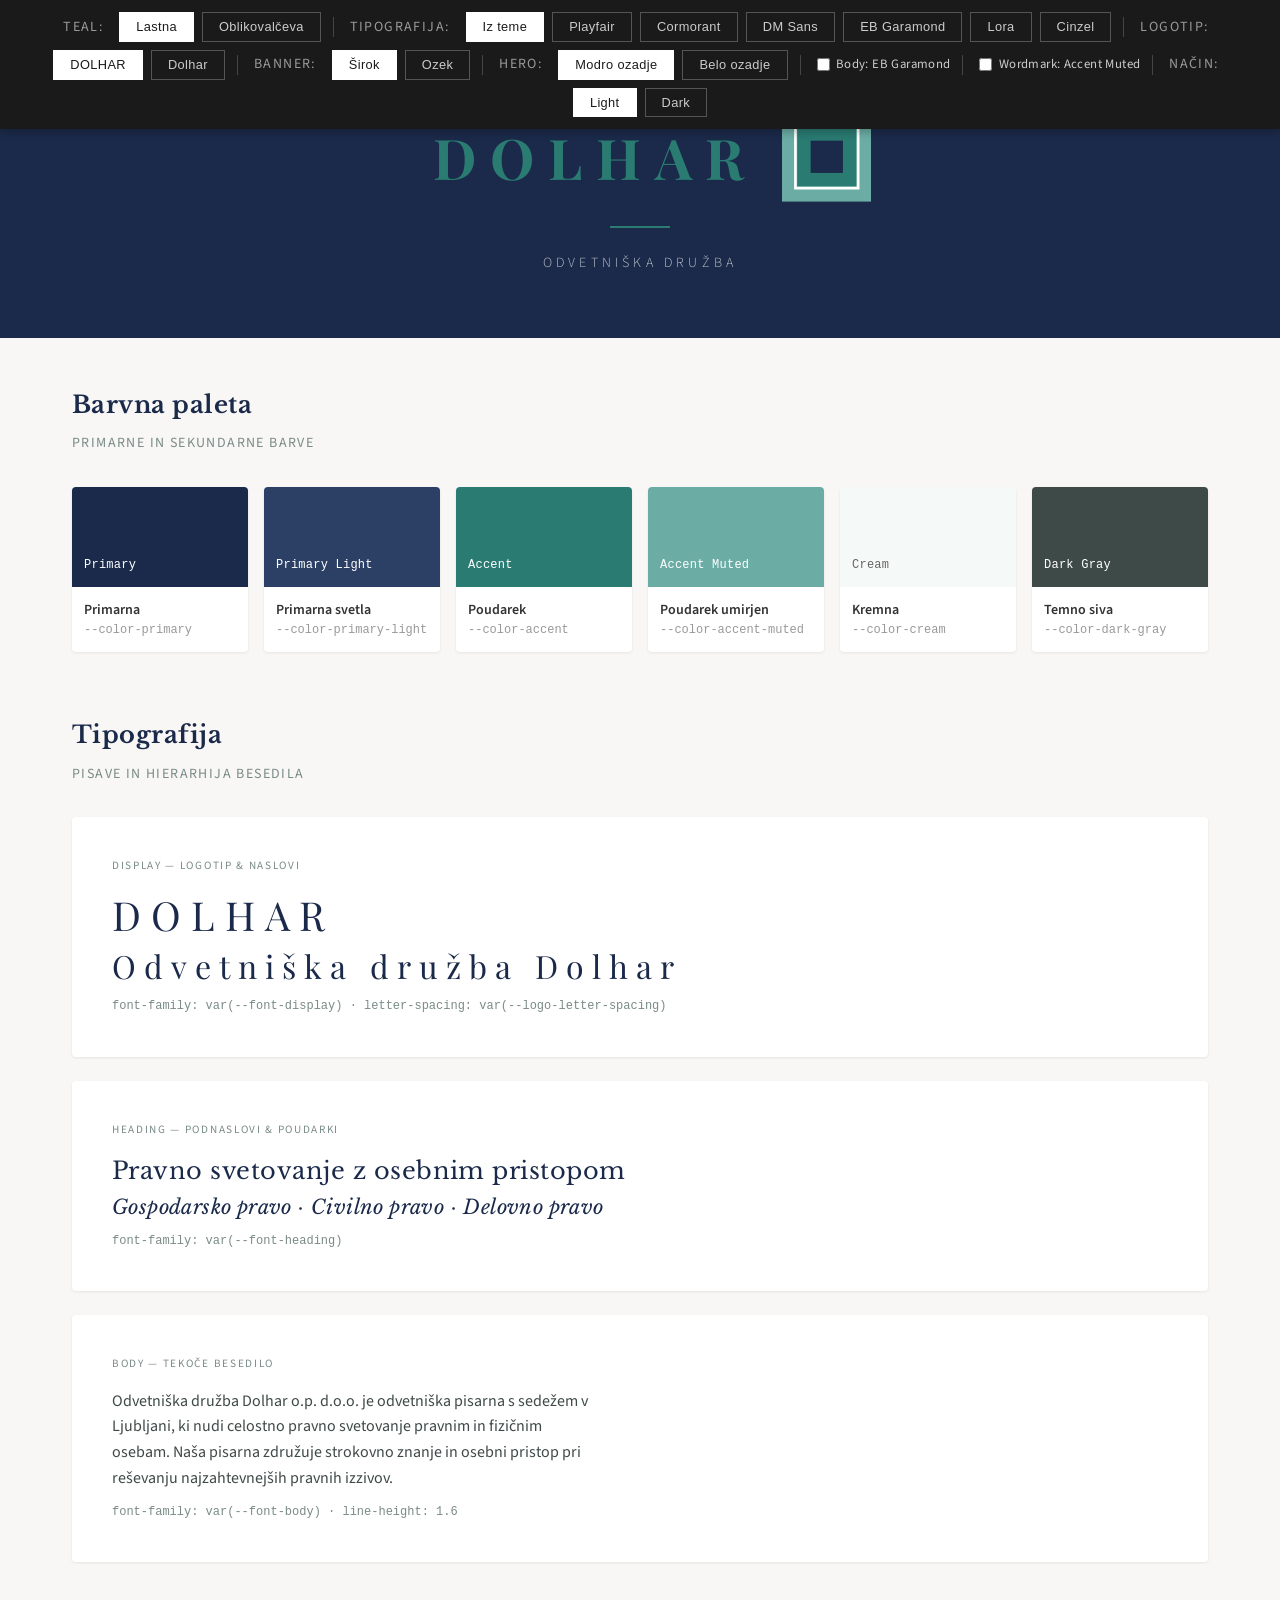
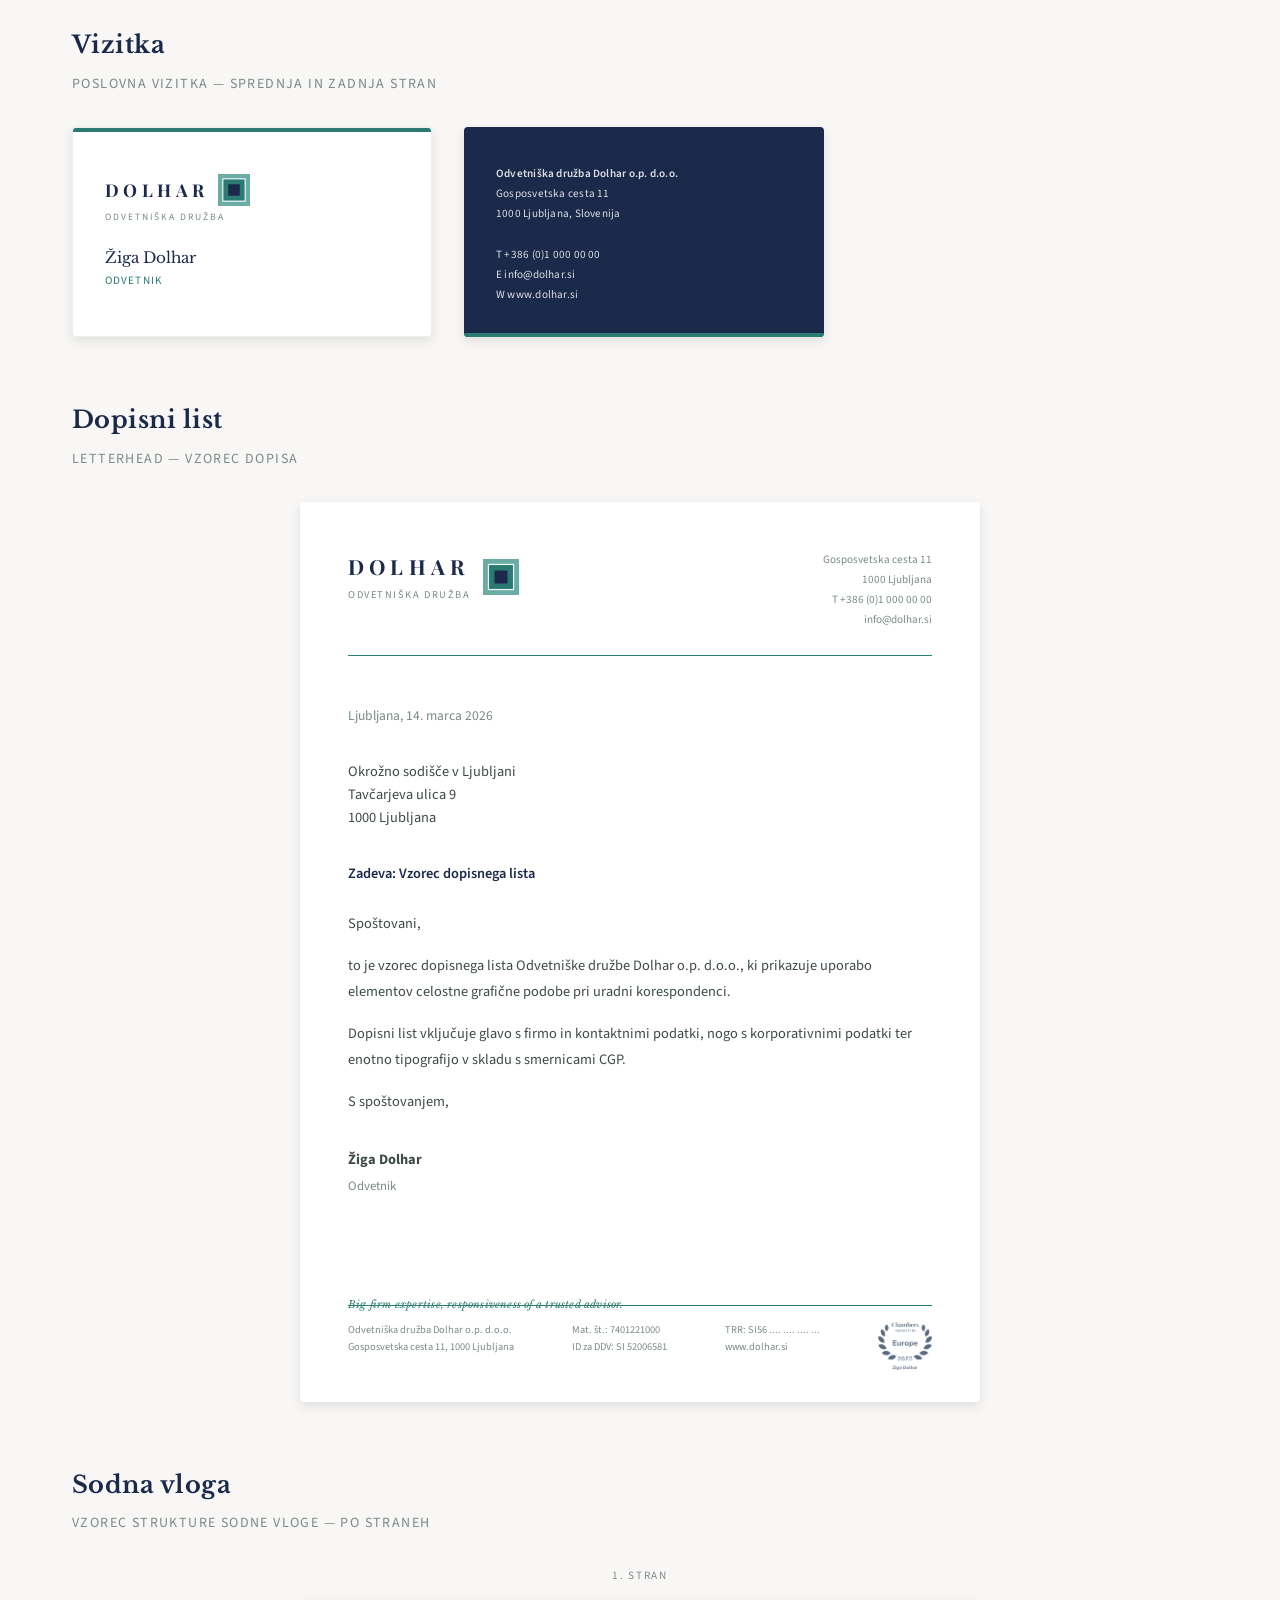
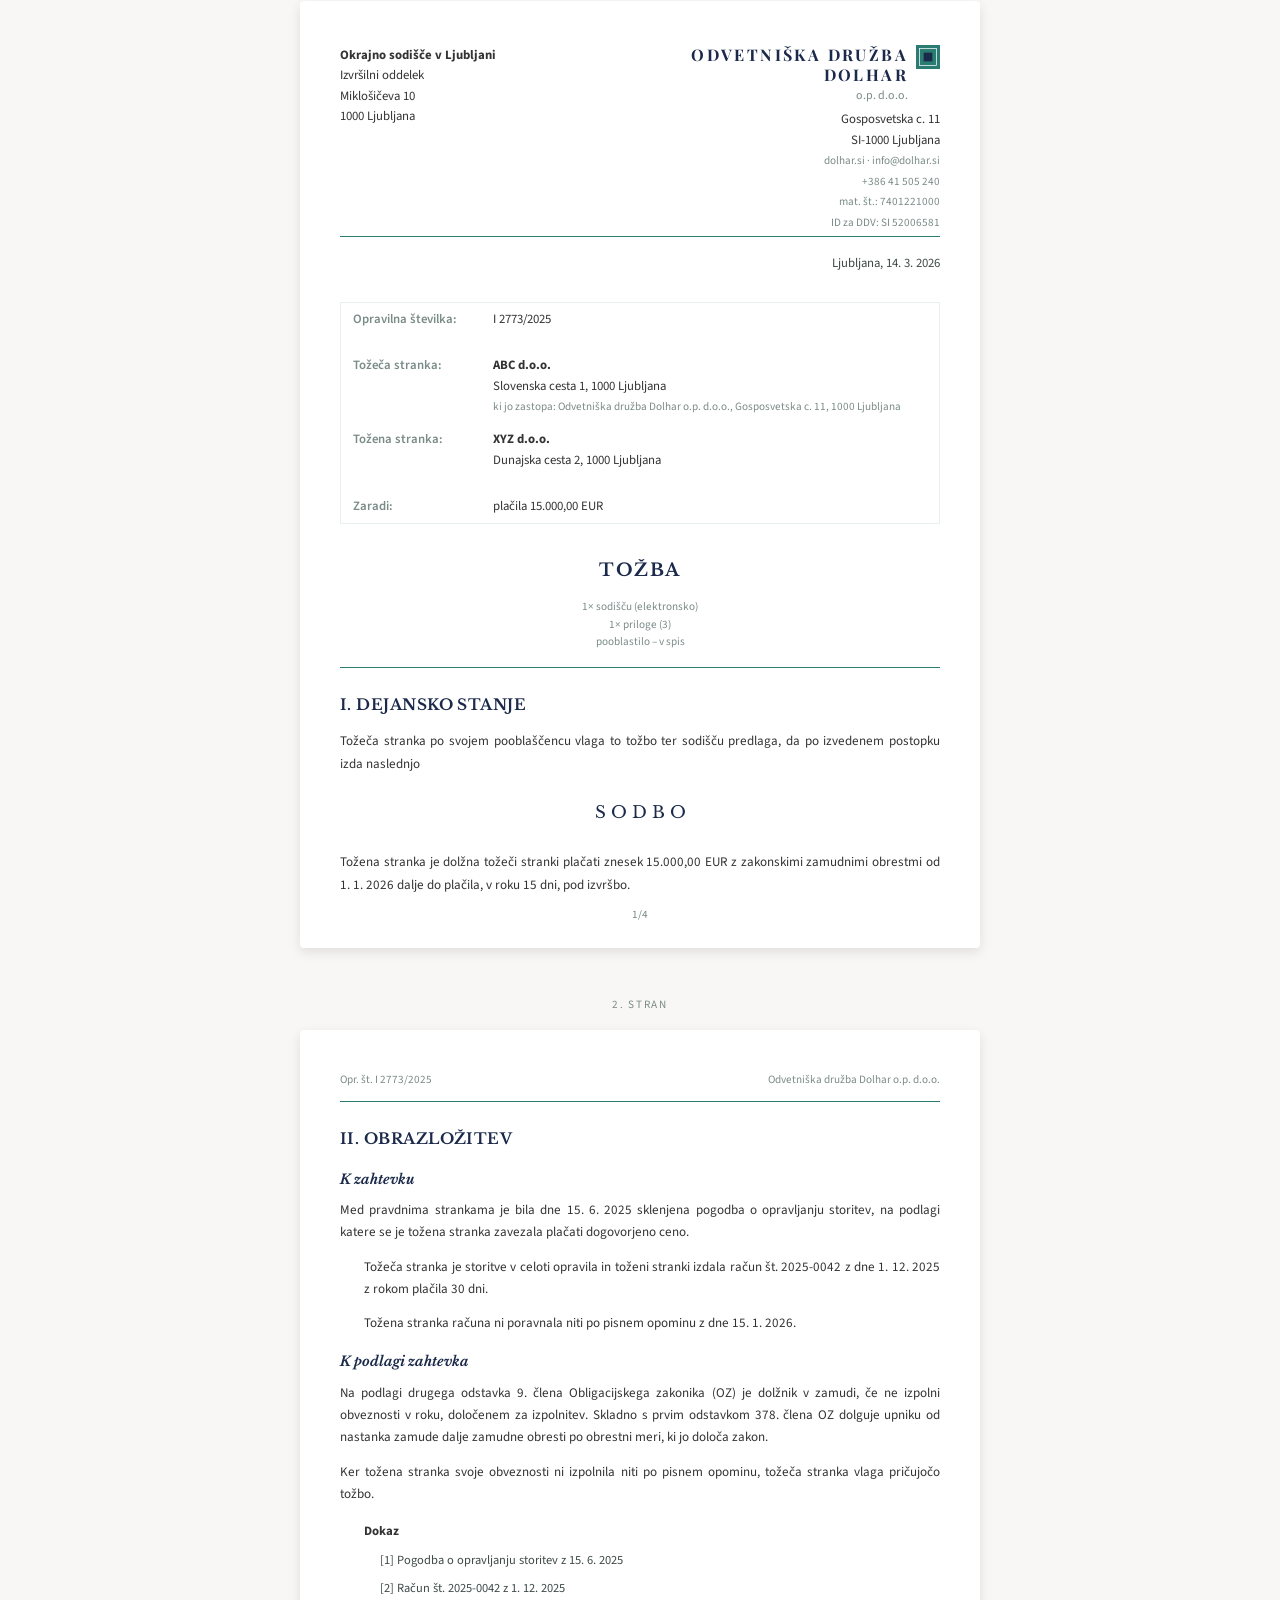
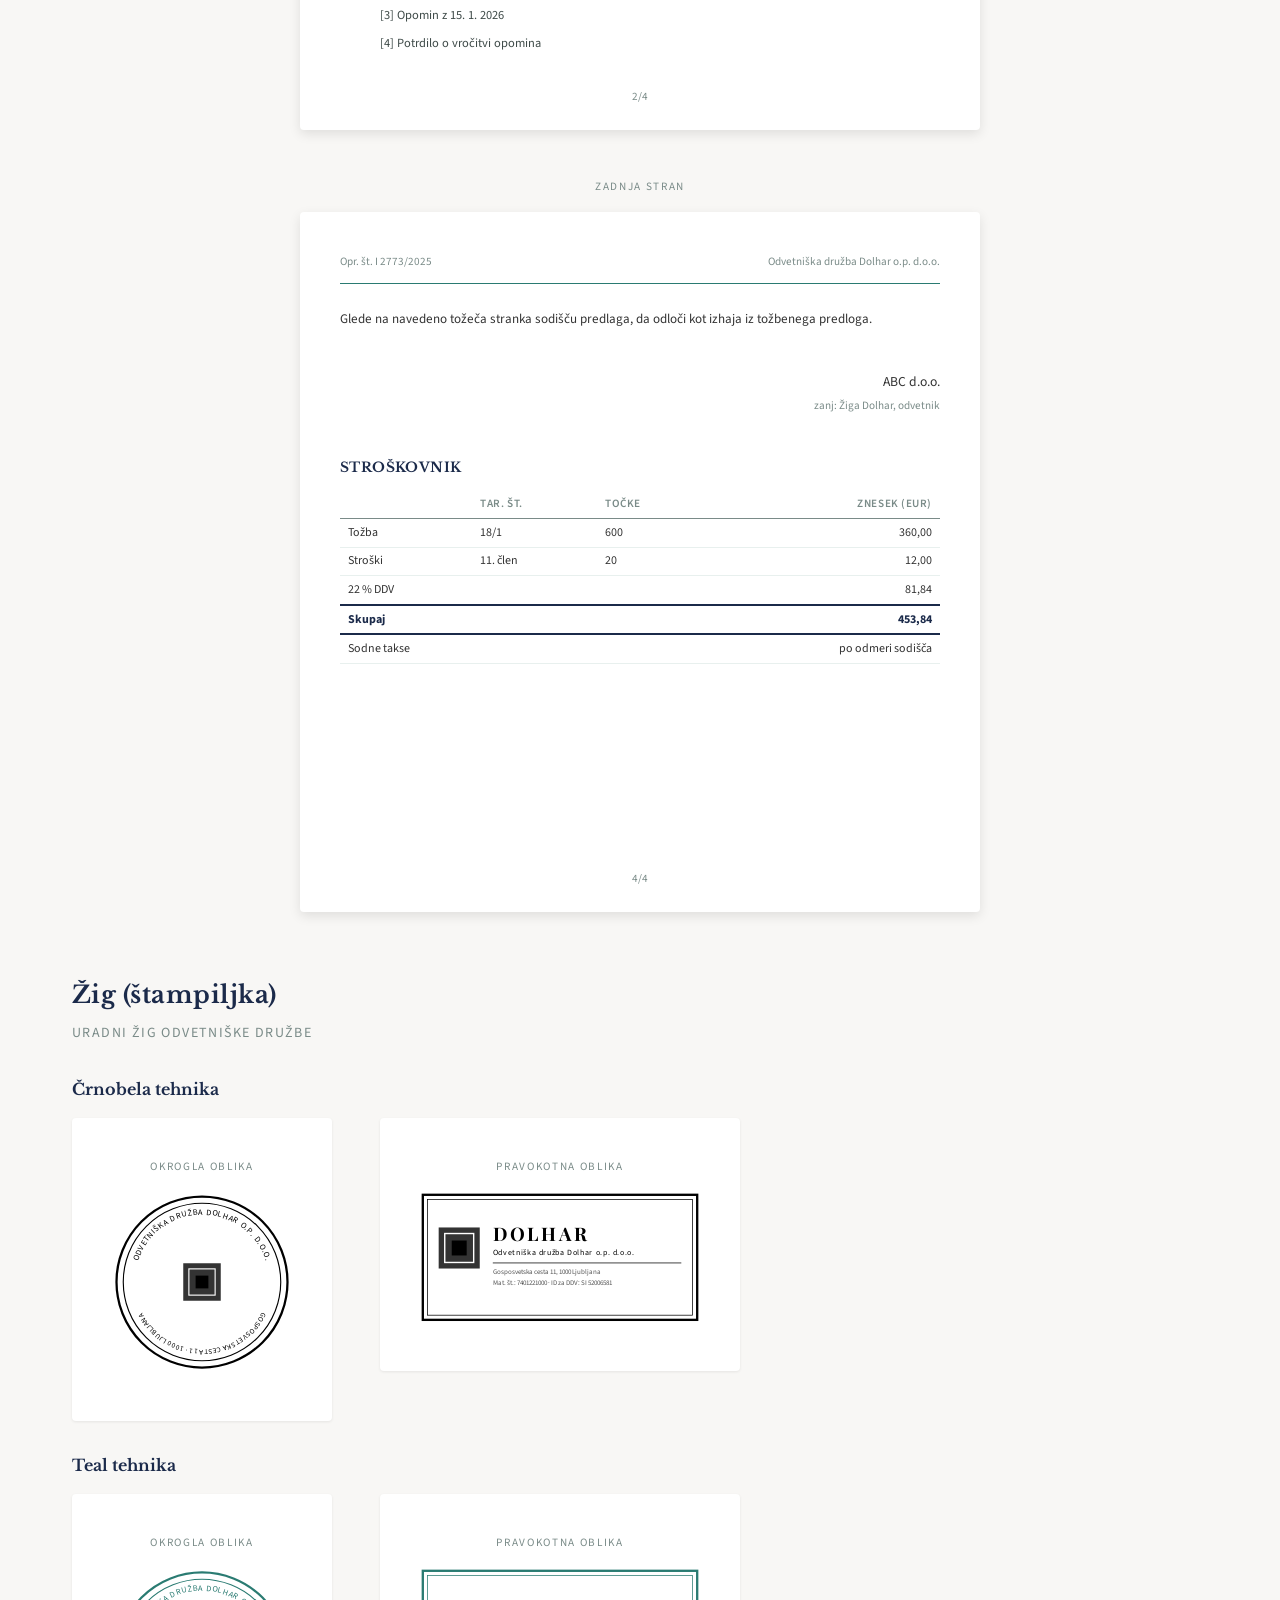
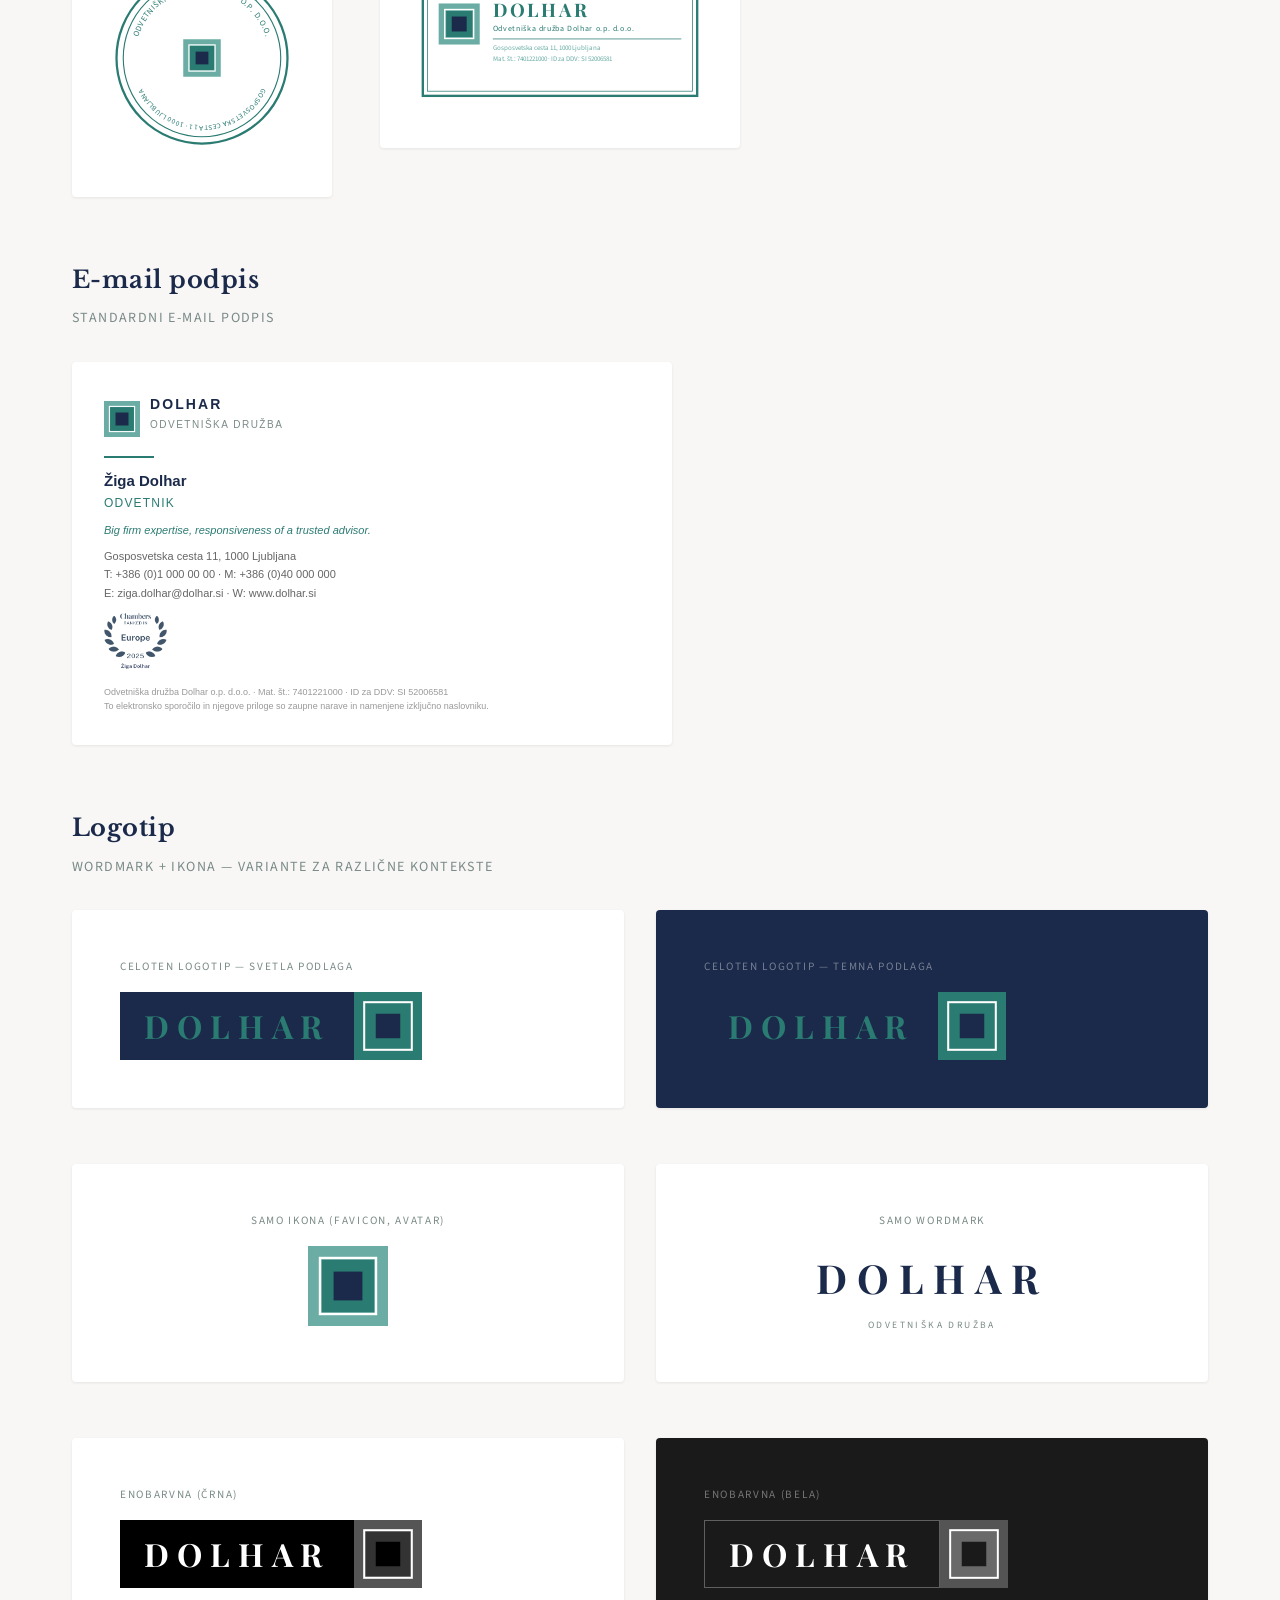
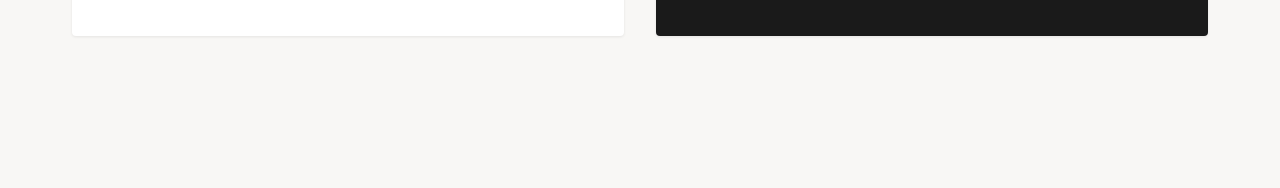
<file: Sample4/website/index.html>
<!DOCTYPE html>
<html lang="sl" data-theme="classic-teal" data-teal="custom" data-mode="light" data-typo="auto" data-logocase="upper">
<head>
  <meta charset="UTF-8">
  <meta name="viewport" content="width=device-width, initial-scale=1.0">
  <title>Dolhar — Celostna grafična podoba</title>

  <!-- Google Fonts -->
  <link rel="preconnect" href="https://fonts.googleapis.com">
  <link rel="preconnect" href="https://fonts.gstatic.com" crossorigin>
  <link href="https://fonts.googleapis.com/css2?family=Cinzel:wght@400;500;600;700;900&family=Cormorant+Garamond:ital,wght@0,400;0,600;0,700;1,400&family=DM+Sans:ital,wght@0,300;0,400;0,500;0,700;1,400&family=EB+Garamond:ital,wght@0,400;0,500;0,600;0,700;1,400&family=Inter:wght@300;400;500;600;700&family=Libre+Baskerville:ital,wght@0,400;0,700;1,400&family=Lora:ital,wght@0,400;0,500;0,600;0,700;1,400&family=Playfair+Display:ital,wght@0,400;0,700;0,900;1,400&family=Source+Sans+3:ital,wght@0,300;0,400;0,600;0,700;1,400&display=swap" rel="stylesheet">

  <link rel="stylesheet" href="css/tokens.css">
  <link rel="stylesheet" href="css/style.css">
</head>
<body>

  <!-- Theme Switcher -->
  <nav class="theme-switcher">
    <span>Teal:</span>
    <button class="teal-btn active" data-teal="custom">Lastna</button>
    <button class="teal-btn" data-teal="designer">Oblikovalčeva</button>
    <span class="switcher-divider"></span>
    <span>Tipografija:</span>
    <button class="typo-btn active" data-typo="auto">Iz teme</button>
    <button class="typo-btn" data-typo="playfair">Playfair</button>
    <button class="typo-btn" data-typo="cormorant">Cormorant</button>
    <button class="typo-btn" data-typo="dmsans">DM Sans</button>
    <button class="typo-btn" data-typo="ebgaramond">EB Garamond</button>
    <button class="typo-btn" data-typo="lora">Lora</button>
    <button class="typo-btn" data-typo="cinzel">Cinzel</button>
    <span class="switcher-divider"></span>
    <span>Logotip:</span>
    <button class="logocase-btn active" data-logocase="upper">DOLHAR</button>
    <button class="logocase-btn" data-logocase="sentence">Dolhar</button>
    <span class="switcher-divider"></span>
    <span>Banner:</span>
    <button class="banner-btn active" data-banner="full">Širok</button>
    <button class="banner-btn" data-banner="slim">Ozek</button>
    <span class="switcher-divider"></span>
    <span>Hero:</span>
    <button class="herostyle-btn active" data-herostyle="dark">Modro ozadje</button>
    <button class="herostyle-btn" data-herostyle="light">Belo ozadje</button>
    <span class="switcher-divider"></span>
    <label class="toggle-check"><input type="checkbox" id="body-cinzel"> Body: EB Garamond</label>
    <span class="switcher-divider"></span>
    <label class="toggle-check"><input type="checkbox" id="wordmark-muted"> Wordmark: Accent Muted</label>
    <span class="switcher-divider"></span>
    <span>Način:</span>
    <button class="mode-btn active" data-mode="light">Light</button>
    <button class="mode-btn" data-mode="dark">Dark</button>
  </nav>

  <!-- ======================== HERO ======================== -->
  <!-- Varianta A: Širok banner (navy ozadje) -->
  <div class="hero hero-full">
    <div class="logo-lockup hero-logo">
      <div class="logo-wordmark-area">
        <div class="wordmark">Dolhar</div>
      </div>
      <div class="logo-icon-area">
        <svg class="logo-icon" viewBox="0 0 100 100" xmlns="http://www.w3.org/2000/svg">
          <rect width="100" height="100" fill="var(--color-accent-muted)"/>
          <rect x="17" y="17" width="66" height="66" fill="var(--color-accent)"/>
          <rect x="15" y="15" width="70" height="70" fill="none" stroke="#fff" stroke-width="3"/>
          <rect x="32" y="32" width="36" height="36" fill="var(--color-primary)"/>
        </svg>
      </div>
    </div>
    <div class="divider"></div>
    <div class="firm-type">Odvetniška družba</div>
  </div>

  <!-- Varianta B: Ozek banner (belo ozadje, full-width) -->
  <div class="hero hero-slim" style="display:none;">
    <div class="hero-slim-inner">
      <svg class="hero-slim-icon" viewBox="0 0 100 100" xmlns="http://www.w3.org/2000/svg">
        <rect width="100" height="100" fill="var(--color-accent-muted)"/>
        <rect x="17" y="17" width="66" height="66" fill="var(--color-accent)"/>
        <rect x="15" y="15" width="70" height="70" fill="none" stroke="#fff" stroke-width="3"/>
        <rect x="32" y="32" width="36" height="36" fill="var(--color-primary)"/>
      </svg>
      <div class="hero-slim-text">
        <div class="hero-slim-wordmark logo-case">Dolhar</div>
        <div class="hero-slim-rule"></div>
        <div class="hero-slim-subtitle">Odvetniška družba</div>
      </div>
    </div>
  </div>

  <div class="page">

    <!-- ======================== BARVNA PALETA ======================== -->
    <section id="barve">
      <h2 class="section-title">Barvna paleta</h2>
      <p class="section-subtitle">Primarne in sekundarne barve</p>

      <div class="color-grid">
        <div class="color-swatch">
          <div class="swatch-color" style="background: var(--color-primary);">
            <span style="color: #fff;">Primary</span>
          </div>
          <div class="swatch-info">
            <div class="swatch-name">Primarna</div>
            <div class="swatch-var">--color-primary</div>
          </div>
        </div>

        <div class="color-swatch">
          <div class="swatch-color" style="background: var(--color-primary-light);">
            <span style="color: #fff;">Primary Light</span>
          </div>
          <div class="swatch-info">
            <div class="swatch-name">Primarna svetla</div>
            <div class="swatch-var">--color-primary-light</div>
          </div>
        </div>

        <div class="color-swatch">
          <div class="swatch-color" style="background: var(--color-accent);">
            <span style="color: #fff;">Accent</span>
          </div>
          <div class="swatch-info">
            <div class="swatch-name">Poudarek</div>
            <div class="swatch-var">--color-accent</div>
          </div>
        </div>

        <div class="color-swatch">
          <div class="swatch-color" style="background: var(--color-accent-muted);">
            <span style="color: #fff;">Accent Muted</span>
          </div>
          <div class="swatch-info">
            <div class="swatch-name">Poudarek umirjen</div>
            <div class="swatch-var">--color-accent-muted</div>
          </div>
        </div>

        <div class="color-swatch">
          <div class="swatch-color" style="background: var(--color-cream);">
            <span style="color: #666;">Cream</span>
          </div>
          <div class="swatch-info">
            <div class="swatch-name">Kremna</div>
            <div class="swatch-var">--color-cream</div>
          </div>
        </div>

        <div class="color-swatch">
          <div class="swatch-color" style="background: var(--color-dark-gray);">
            <span style="color: #fff;">Dark Gray</span>
          </div>
          <div class="swatch-info">
            <div class="swatch-name">Temno siva</div>
            <div class="swatch-var">--color-dark-gray</div>
          </div>
        </div>
      </div>
    </section>


    <!-- ======================== TIPOGRAFIJA ======================== -->
    <section id="tipografija">
      <h2 class="section-title">Tipografija</h2>
      <p class="section-subtitle">Pisave in hierarhija besedila</p>

      <div class="type-specimen">
        <div class="type-label">Display — Logotip & naslovi</div>
        <div class="type-sample-display logo-case">Dolhar</div>
        <div class="type-sample-display" style="font-size: var(--text-3xl); text-transform: none;">Odvetniška družba Dolhar</div>
        <div class="type-meta">font-family: var(--font-display) · letter-spacing: var(--logo-letter-spacing)</div>
      </div>

      <div class="type-specimen">
        <div class="type-label">Heading — Podnaslovi & poudarki</div>
        <div class="type-sample-heading">Pravno svetovanje z osebnim pristopom</div>
        <div class="type-sample-heading" style="font-style: italic; font-size: var(--text-xl);">Gospodarsko pravo · Civilno pravo · Delovno pravo</div>
        <div class="type-meta">font-family: var(--font-heading)</div>
      </div>

      <div class="type-specimen">
        <div class="type-label">Body — Tekoče besedilo</div>
        <div class="type-sample-body">
          Odvetniška družba Dolhar o.p. d.o.o. je odvetniška pisarna s sedežem v Ljubljani,
          ki nudi celostno pravno svetovanje pravnim in fizičnim osebam. Naša pisarna združuje
          strokovno znanje in osebni pristop pri reševanju najzahtevnejših pravnih izzivov.
        </div>
        <div class="type-meta">font-family: var(--font-body) · line-height: 1.6</div>
      </div>
    </section>


    <!-- ======================== VIZITKA ======================== -->
    <section id="vizitka">
      <h2 class="section-title">Vizitka</h2>
      <p class="section-subtitle">Poslovna vizitka — sprednja in zadnja stran</p>

      <div class="card-container">
        <div class="business-card front">
          <div class="card-logo-row">
            <div class="card-firm">Dolhar</div>
            <svg class="card-icon" viewBox="0 0 100 100" xmlns="http://www.w3.org/2000/svg">
              <rect width="100" height="100" fill="var(--color-accent-muted)"/>
              <rect x="17" y="17" width="66" height="66" fill="var(--color-accent)"/>
              <rect x="15" y="15" width="70" height="70" fill="none" stroke="#fff" stroke-width="3"/>
              <rect x="32" y="32" width="36" height="36" fill="var(--color-primary)"/>
            </svg>
          </div>
          <div class="card-type">Odvetniška družba</div>
          <div class="card-name">Žiga Dolhar</div>
          <div class="card-title">Odvetnik</div>
        </div>

        <div class="business-card back">
          <div class="card-detail">
            <strong>Odvetniška družba Dolhar o.p. d.o.o.</strong><br>
            Gosposvetska cesta 11<br>
            1000 Ljubljana, Slovenija<br><br>
            T +386 (0)1 000 00 00<br>
            E info@dolhar.si<br>
            W www.dolhar.si
          </div>
        </div>
      </div>
    </section>


    <!-- ======================== DOPISNI LIST ======================== -->
    <section id="dopisni-list">
      <h2 class="section-title">Dopisni list</h2>
      <p class="section-subtitle">Letterhead — vzorec dopisa</p>

      <div class="letterhead-mock">
        <div class="lh-header">
          <div class="lh-logo-row">
            <div>
              <div class="lh-firm">Dolhar</div>
              <div class="lh-firm-sub">Odvetniška družba</div>
            </div>
            <svg class="lh-icon" viewBox="0 0 100 100" xmlns="http://www.w3.org/2000/svg">
              <rect width="100" height="100" fill="var(--color-accent-muted)"/>
              <rect x="17" y="17" width="66" height="66" fill="var(--color-accent)"/>
              <rect x="15" y="15" width="70" height="70" fill="none" stroke="#fff" stroke-width="3"/>
              <rect x="32" y="32" width="36" height="36" fill="var(--color-primary)"/>
            </svg>
          </div>
          <div class="lh-contact">
            Gosposvetska cesta 11<br>
            1000 Ljubljana<br>
            T +386 (0)1 000 00 00<br>
            info@dolhar.si
          </div>
        </div>

        <div class="lh-body">
          <div class="lh-date">Ljubljana, 14. marca 2026</div>

          <div class="lh-recipient">
            Okrožno sodišče v Ljubljani<br>
            Tavčarjeva ulica 9<br>
            1000 Ljubljana
          </div>

          <div class="lh-subject">Zadeva: Vzorec dopisnega lista</div>

          <p>Spoštovani,</p>

          <p>
            to je vzorec dopisnega lista Odvetniške družbe Dolhar o.p. d.o.o.,
            ki prikazuje uporabo elementov celostne grafične podobe pri uradni
            korespondenci.
          </p>

          <p>
            Dopisni list vključuje glavo s firmo in kontaktnimi podatki,
            nogo s korporativnimi podatki ter enotno tipografijo v skladu
            s smernicami CGP.
          </p>

          <p>S spoštovanjem,</p>
          <p style="margin-top: 2rem;">
            <strong>Žiga Dolhar</strong><br>
            <span style="font-size: 0.8rem; color: var(--color-mid-gray);">Odvetnik</span>
          </p>
        </div>

        <div class="lh-motto">
          Big firm expertise, responsiveness of a trusted advisor.
        </div>

        <div class="lh-footer">
          <div>
            Odvetniška družba Dolhar o.p. d.o.o.<br>
            Gosposvetska cesta 11, 1000 Ljubljana
          </div>
          <div>
            Mat. št.: 7401221000<br>
            ID za DDV: SI 52006581
          </div>
          <div>
            TRR: SI56 .... .... .... ...<br>
            www.dolhar.si
          </div>
          <div class="lh-chambers">
            <img src="assets/images/Chambers-2025.png" alt="Chambers Ranked in Europe 2025" class="chambers-badge">
          </div>
        </div>
      </div>
    </section>


    <!-- ======================== SODNA VLOGA ======================== -->
    <section id="sodna-vloga">
      <h2 class="section-title">Sodna vloga</h2>
      <p class="section-subtitle">Vzorec strukture sodne vloge — po straneh</p>

      <div class="cf-pages">

        <!-- ——— 1. STRAN ——— -->
        <div class="cf-page-label">1. stran</div>
        <div class="court-filing-mock">
          <!-- Glava: tabela sodišče ↔ odvetnik -->
          <table class="cf-header-table">
            <tr>
              <td class="cf-court-cell">
                <strong>Okrajno sodišče v Ljubljani</strong><br>
                Izvršilni oddelek<br>
                Miklošičeva 10<br>
                1000 Ljubljana
              </td>
              <td class="cf-attorney-cell">
                <div class="cf-attorney-logo">
                  <div>
                    <div class="cf-firm">Odvetniška družba Dolhar</div>
                    <div class="cf-firm-detail">o.p. d.o.o.</div>
                  </div>
                  <svg class="cf-icon" viewBox="0 0 100 100" xmlns="http://www.w3.org/2000/svg">
                    <rect width="100" height="100" fill="var(--color-accent)"/>
                    <rect x="15" y="15" width="70" height="70" fill="none" stroke="#fff" stroke-width="3"/>
                    <rect x="32" y="32" width="36" height="36" fill="var(--color-primary)"/>
                  </svg>
                </div>
                Gosposvetska c. 11<br>
                SI-1000 Ljubljana<br>
                <span class="cf-small">
                  dolhar.si · info@dolhar.si<br>
                  +386 41 505 240<br>
                  mat. št.: 7401221000<br>
                  ID za DDV: SI 52006581
                </span>
              </td>
            </tr>
            <tr>
              <td class="cf-date-cell" colspan="2" style="text-align: right;">Ljubljana, 14. 3. 2026</td>
            </tr>
          </table>

          <!-- Podatki o zadevi -->
          <table class="cf-case-table">
            <tr>
              <td class="cf-label">Opravilna številka:</td>
              <td>I 2773/2025</td>
            </tr>
            <tr><td colspan="2" style="height: 0.5rem;"></td></tr>
            <tr>
              <td class="cf-label">Tožeča stranka:</td>
              <td>
                <strong>ABC d.o.o.</strong><br>
                Slovenska cesta 1, 1000 Ljubljana<br>
                <span class="cf-small">ki jo zastopa: Odvetniška družba Dolhar o.p. d.o.o., Gosposvetska c. 11, 1000 Ljubljana</span>
              </td>
            </tr>
            <tr>
              <td class="cf-label">Tožena stranka:</td>
              <td>
                <strong>XYZ d.o.o.</strong><br>
                Dunajska cesta 2, 1000 Ljubljana
              </td>
            </tr>
            <tr><td colspan="2" style="height: 0.5rem;"></td></tr>
            <tr>
              <td class="cf-label">Zaradi:</td>
              <td>plačila 15.000,00 EUR</td>
            </tr>
          </table>

          <!-- Naslov vloge -->
          <div class="cf-filing-title">
            Tožba<br>
            <span class="cf-filing-copies">1× sodišču (elektronsko)<br>1× priloge (3)<br>pooblastilo – v spis</span>
          </div>

          <!-- Začetek vsebine -->
          <div class="cf-body">
            <div class="cf-h1">I. Dejansko stanje</div>
            <p class="cf-l1">
              Tožeča stranka po svojem pooblaščencu vlaga to tožbo ter sodišču predlaga,
              da po izvedenem postopku izda naslednjo
            </p>
            <p style="text-align: center; font-family: var(--font-heading); font-size: 1.05rem; color: var(--color-primary); margin: 1.5rem 0;">
              S O D B O
            </p>
            <p class="cf-l1">
              Tožena stranka je dolžna tožeči stranki plačati znesek 15.000,00 EUR z zakonskimi
              zamudnimi obrestmi od 1. 1. 2026 dalje do plačila, v roku 15 dni, pod izvršbo.
            </p>
          </div>

          <div class="cf-page-number">1/4</div>
        </div>

        <!-- ——— 2. STRAN ——— -->
        <div class="cf-page-label">2. stran</div>
        <div class="court-filing-mock cf-continuation">
          <div class="cf-continuation-header">
            <span>Opr. št. I 2773/2025</span>
            <span>Odvetniška družba Dolhar o.p. d.o.o.</span>
          </div>

          <div class="cf-body">
            <div class="cf-h1">II. Obrazložitev</div>
            <div class="cf-h3">K zahtevku</div>
            <p class="cf-l1">
              Med pravdnima strankama je bila dne 15. 6. 2025 sklenjena pogodba o opravljanju
              storitev, na podlagi katere se je tožena stranka zavezala plačati dogovorjeno ceno.
            </p>
            <p class="cf-l2">
              Tožeča stranka je storitve v celoti opravila in toženi stranki izdala račun
              št. 2025-0042 z dne 1. 12. 2025 z rokom plačila 30 dni.
            </p>
            <p class="cf-l2">
              Tožena stranka računa ni poravnala niti po pisnem opominu z dne 15. 1. 2026.
            </p>

            <div class="cf-h3">K podlagi zahtevka</div>
            <p class="cf-l1">
              Na podlagi drugega odstavka 9. člena Obligacijskega zakonika (OZ) je dolžnik v zamudi,
              če ne izpolni obveznosti v roku, določenem za izpolnitev. Skladno s prvim odstavkom
              378. člena OZ dolguje upniku od nastanka zamude dalje zamudne obresti po obrestni meri,
              ki jo določa zakon.
            </p>
            <p class="cf-l1">
              Ker tožena stranka svoje obveznosti ni izpolnila niti po pisnem opominu, tožeča stranka
              vlaga pričujočo tožbo.
            </p>

            <!-- Dokazni predlog -->
            <div class="cf-evidence-title">Dokaz</div>
            <div class="cf-evidence-item">[1] Pogodba o opravljanju storitev z 15. 6. 2025</div>
            <div class="cf-evidence-item">[2] Račun št. 2025-0042 z 1. 12. 2025</div>
            <div class="cf-evidence-item">[3] Opomin z 15. 1. 2026</div>
            <div class="cf-evidence-item">[4] Potrdilo o vročitvi opomina</div>
          </div>

          <div class="cf-page-number">2/4</div>
        </div>

        <!-- ——— ZADNJA STRAN ——— -->
        <div class="cf-page-label">Zadnja stran</div>
        <div class="court-filing-mock cf-continuation">
          <div class="cf-continuation-header">
            <span>Opr. št. I 2773/2025</span>
            <span>Odvetniška družba Dolhar o.p. d.o.o.</span>
          </div>

          <div class="cf-body">
            <p class="cf-l1">
              Glede na navedeno tožeča stranka sodišču predlaga, da odloči kot izhaja iz tožbenega
              predloga.
            </p>
          </div>

          <!-- Podpis -->
          <div class="cf-signature">
            ABC d.o.o.<br>
            <span class="cf-small">zanj: Žiga Dolhar, odvetnik</span>
          </div>

          <!-- Stroškovnik -->
          <div class="cf-costs-title">Stroškovnik</div>
          <table class="cf-costs-table">
            <thead>
              <tr>
                <th></th>
                <th>Tar. št.</th>
                <th>Točke</th>
                <th>Znesek (EUR)</th>
              </tr>
            </thead>
            <tbody>
              <tr>
                <td>Tožba</td>
                <td>18/1</td>
                <td>600</td>
                <td>360,00</td>
              </tr>
              <tr>
                <td>Stroški</td>
                <td>11. člen</td>
                <td>20</td>
                <td>12,00</td>
              </tr>
              <tr>
                <td>22 % DDV</td>
                <td></td>
                <td></td>
                <td>81,84</td>
              </tr>
              <tr class="cf-costs-total">
                <td>Skupaj</td>
                <td></td>
                <td></td>
                <td>453,84</td>
              </tr>
              <tr>
                <td colspan="3">Sodne takse</td>
                <td>po odmeri sodišča</td>
              </tr>
            </tbody>
          </table>

          <div class="cf-page-number">4/4</div>
        </div>

      </div>
    </section>


    <!-- ======================== ŽIG / ŠTAMPILJKA ======================== -->
    <section id="zig">
      <h2 class="section-title">Žig (štampiljka)</h2>
      <p class="section-subtitle">Uradni žig odvetniške družbe</p>

      <!-- Črnobela tehnika -->
      <h3 class="stamp-group-title">Črnobela tehnika</h3>
      <div class="stamp-container">
        <div class="stamp-card">
          <div class="type-label">Okrogla oblika</div>
          <div class="stamp stamp-round">
            <svg viewBox="0 0 240 240" xmlns="http://www.w3.org/2000/svg" class="stamp-svg">
              <circle cx="120" cy="120" r="114" fill="none" stroke="#000" stroke-width="3"/>
              <circle cx="120" cy="120" r="105" fill="none" stroke="#000" stroke-width="1.5"/>
              <defs>
                <path id="topArcBW" d="M 30,120 a 90,90 0 1,1 180,0" fill="none"/>
                <path id="bottomArcBW" d="M 210,120 a 90,90 0 1,1 -180,0" fill="none"/>
              </defs>
              <text font-family="var(--font-body)" font-size="11" fill="#000" letter-spacing="0.1em">
                <textPath href="#topArcBW" startOffset="50%" text-anchor="middle">ODVETNIŠKA DRUŽBA DOLHAR O.P. D.O.O.</textPath>
              </text>
              <text font-family="var(--font-body)" font-size="9.5" fill="#000" letter-spacing="0.05em">
                <textPath href="#bottomArcBW" startOffset="50%" text-anchor="middle">GOSPOSVETSKA CESTA 11 · 1000 LJUBLJANA</textPath>
              </text>
              <rect x="95" y="95" width="50" height="50" fill="#333"/>
              <rect x="102.5" y="102.5" width="35" height="35" fill="none" stroke="#fff" stroke-width="1.5"/>
              <rect x="111.5" y="111.5" width="17" height="17" fill="#000"/>
            </svg>
          </div>
        </div>

        <div class="stamp-card">
          <div class="type-label">Pravokotna oblika</div>
          <div class="stamp stamp-rect">
            <svg viewBox="0 0 300 140" xmlns="http://www.w3.org/2000/svg" class="stamp-svg">
              <rect x="3" y="3" width="294" height="134" fill="none" stroke="#000" stroke-width="2.5"/>
              <rect x="8" y="8" width="284" height="124" fill="none" stroke="#000" stroke-width="0.8"/>
              <rect x="20" y="38" width="44" height="44" fill="#333"/>
              <rect x="26.5" y="44.5" width="31" height="31" fill="none" stroke="#fff" stroke-width="1.5"/>
              <rect x="34" y="52" width="16" height="16" fill="#000"/>
              <text x="78" y="52" font-family="var(--font-display)" font-size="20" font-weight="700" fill="#000" letter-spacing="0.15em">DOLHAR</text>
              <text x="78" y="68" font-family="var(--font-body)" font-size="8.5" fill="#000" letter-spacing="0.08em">Odvetniška družba Dolhar o.p. d.o.o.</text>
              <line x1="78" y1="76" x2="280" y2="76" stroke="#000" stroke-width="0.8"/>
              <text x="78" y="88" font-family="var(--font-body)" font-size="7.5" fill="#555">Gosposvetska cesta 11, 1000 Ljubljana</text>
              <text x="78" y="100" font-family="var(--font-body)" font-size="7.5" fill="#555">Mat. št.: 7401221000 · ID za DDV: SI 52006581</text>
            </svg>
          </div>
        </div>
      </div>

      <!-- Teal tehnika -->
      <h3 class="stamp-group-title">Teal tehnika</h3>
      <div class="stamp-container">
        <div class="stamp-card">
          <div class="type-label">Okrogla oblika</div>
          <div class="stamp stamp-round">
            <svg viewBox="0 0 240 240" xmlns="http://www.w3.org/2000/svg" class="stamp-svg">
              <circle cx="120" cy="120" r="114" fill="none" stroke="var(--color-accent)" stroke-width="3"/>
              <circle cx="120" cy="120" r="105" fill="none" stroke="var(--color-accent)" stroke-width="1.5"/>
              <defs>
                <path id="topArcT" d="M 30,120 a 90,90 0 1,1 180,0" fill="none"/>
                <path id="bottomArcT" d="M 210,120 a 90,90 0 1,1 -180,0" fill="none"/>
              </defs>
              <text font-family="var(--font-body)" font-size="11" fill="var(--color-accent)" letter-spacing="0.1em">
                <textPath href="#topArcT" startOffset="50%" text-anchor="middle">ODVETNIŠKA DRUŽBA DOLHAR O.P. D.O.O.</textPath>
              </text>
              <text font-family="var(--font-body)" font-size="9.5" fill="var(--color-accent)" letter-spacing="0.05em">
                <textPath href="#bottomArcT" startOffset="50%" text-anchor="middle">GOSPOSVETSKA CESTA 11 · 1000 LJUBLJANA</textPath>
              </text>
              <rect x="95" y="95" width="50" height="50" fill="var(--color-accent-muted)"/>
              <rect x="104" y="104" width="32" height="32" fill="var(--color-accent)"/>
              <rect x="102.5" y="102.5" width="35" height="35" fill="none" stroke="#fff" stroke-width="1.5"/>
              <rect x="111.5" y="111.5" width="17" height="17" fill="var(--color-primary)"/>
            </svg>
          </div>
        </div>

        <div class="stamp-card">
          <div class="type-label">Pravokotna oblika</div>
          <div class="stamp stamp-rect">
            <svg viewBox="0 0 300 140" xmlns="http://www.w3.org/2000/svg" class="stamp-svg">
              <rect x="3" y="3" width="294" height="134" fill="none" stroke="var(--color-accent)" stroke-width="2.5"/>
              <rect x="8" y="8" width="284" height="124" fill="none" stroke="var(--color-accent)" stroke-width="0.8"/>
              <rect x="20" y="38" width="44" height="44" fill="var(--color-accent-muted)"/>
              <rect x="28" y="46" width="28" height="28" fill="var(--color-accent)"/>
              <rect x="26.5" y="44.5" width="31" height="31" fill="none" stroke="#fff" stroke-width="1.5"/>
              <rect x="34" y="52" width="16" height="16" fill="var(--color-primary)"/>
              <text x="78" y="52" font-family="var(--font-display)" font-size="20" font-weight="700" fill="var(--color-accent)" letter-spacing="0.15em">DOLHAR</text>
              <text x="78" y="68" font-family="var(--font-body)" font-size="8.5" fill="var(--color-accent)" letter-spacing="0.08em">Odvetniška družba Dolhar o.p. d.o.o.</text>
              <line x1="78" y1="76" x2="280" y2="76" stroke="var(--color-accent)" stroke-width="0.8"/>
              <text x="78" y="88" font-family="var(--font-body)" font-size="7.5" fill="var(--color-accent-muted)">Gosposvetska cesta 11, 1000 Ljubljana</text>
              <text x="78" y="100" font-family="var(--font-body)" font-size="7.5" fill="var(--color-accent-muted)">Mat. št.: 7401221000 · ID za DDV: SI 52006581</text>
            </svg>
          </div>
        </div>
      </div>
    </section>


    <!-- ======================== E-MAIL PODPIS ======================== -->
    <section id="email-podpis">
      <h2 class="section-title">E-mail podpis</h2>
      <p class="section-subtitle">Standardni e-mail podpis</p>

      <div class="email-sig-container">
        <div class="email-sig">
          <div class="sig-logo-row">
            <svg class="sig-icon" viewBox="0 0 100 100" xmlns="http://www.w3.org/2000/svg">
              <rect width="100" height="100" fill="var(--color-accent-muted)"/>
              <rect x="17" y="17" width="66" height="66" fill="var(--color-accent)"/>
              <rect x="15" y="15" width="70" height="70" fill="none" stroke="#fff" stroke-width="3"/>
              <rect x="32" y="32" width="36" height="36" fill="var(--color-primary)"/>
            </svg>
            <div>
              <div class="sig-firm" style="color: var(--wordmark-color, var(--color-primary));">Dolhar</div>
              <div class="sig-firm-sub" style="color: var(--color-mid-gray);">Odvetniška družba</div>
            </div>
          </div>
          <div class="sig-divider" style="background: var(--color-accent);"></div>
          <div class="sig-name" style="color: var(--color-primary);">Žiga Dolhar</div>
          <div class="sig-title" style="color: var(--color-accent);">Odvetnik</div>
          <div class="sig-motto" style="color: var(--color-accent); font-style: italic; font-size: 11px; margin-bottom: 8px;">
            Big firm expertise, responsiveness of a trusted advisor.
          </div>
          <div class="sig-details" style="color: #666;">
            Gosposvetska cesta 11, 1000 Ljubljana<br>
            T: +386 (0)1 000 00 00 · M: +386 (0)40 000 000<br>
            E: ziga.dolhar@dolhar.si · W: www.dolhar.si
          </div>
          <div class="sig-chambers">
            <img src="assets/images/Chambers-2025.png" alt="Chambers Ranked in Europe 2025" class="chambers-badge-sig">
          </div>
          <div class="sig-legal" style="color: #999;">
            Odvetniška družba Dolhar o.p. d.o.o. · Mat. št.: 7401221000 · ID za DDV: SI 52006581<br>
            To elektronsko sporočilo in njegove priloge so zaupne narave in namenjene izključno naslovniku.
          </div>
        </div>
      </div>
    </section>


    <!-- ======================== LOGOTIP VARIANTE ======================== -->
    <section id="logotip">
      <h2 class="section-title">Logotip</h2>
      <p class="section-subtitle">Wordmark + ikona — variante za različne kontekste</p>

      <div class="grid-2">
        <!-- Full lockup light bg -->
        <div class="type-specimen" style="padding: 3rem;">
          <div class="type-label">Celoten logotip — svetla podlaga</div>
          <div class="logo-lockup logo-variant">
            <div class="logo-wordmark-area" style="background: var(--color-primary);">
              <div class="wordmark" style="color: var(--color-accent);">Dolhar</div>
            </div>
            <div class="logo-icon-area">
              <svg class="logo-icon" viewBox="0 0 100 100" xmlns="http://www.w3.org/2000/svg">
                <rect width="100" height="100" fill="var(--color-accent)"/>
                <rect x="15" y="15" width="70" height="70" fill="none" stroke="#fff" stroke-width="3"/>
                <rect x="32" y="32" width="36" height="36" fill="var(--color-primary)"/>
              </svg>
            </div>
          </div>
        </div>

        <!-- Full lockup dark bg -->
        <div class="type-specimen" style="padding: 3rem; background: var(--color-primary);">
          <div class="type-label" style="color: rgba(255,255,255,0.4);">Celoten logotip — temna podlaga</div>
          <div class="logo-lockup logo-variant">
            <div class="logo-wordmark-area" style="background: transparent;">
              <div class="wordmark" style="color: var(--color-accent);">Dolhar</div>
            </div>
            <div class="logo-icon-area">
              <svg class="logo-icon" viewBox="0 0 100 100" xmlns="http://www.w3.org/2000/svg">
                <rect width="100" height="100" fill="var(--color-accent)"/>
                <rect x="15" y="15" width="70" height="70" fill="none" stroke="#fff" stroke-width="3"/>
                <rect x="32" y="32" width="36" height="36" fill="var(--color-primary)"/>
              </svg>
            </div>
          </div>
        </div>

        <!-- Icon only -->
        <div class="type-specimen" style="text-align: center; padding: 3rem;">
          <div class="type-label">Samo ikona (favicon, avatar)</div>
          <svg style="width: 80px; height: 80px;" viewBox="0 0 100 100" xmlns="http://www.w3.org/2000/svg">
            <rect width="100" height="100" fill="var(--color-accent-muted)"/>
            <rect x="17" y="17" width="66" height="66" fill="var(--color-accent)"/>
            <rect x="15" y="15" width="70" height="70" fill="none" stroke="#fff" stroke-width="3"/>
            <rect x="32" y="32" width="36" height="36" fill="var(--color-primary)"/>
          </svg>
        </div>

        <!-- Wordmark only -->
        <div class="type-specimen" style="text-align: center; padding: 3rem;">
          <div class="type-label">Samo wordmark</div>
          <div class="logo-case" style="font-family: var(--font-display); font-size: 2.5rem; font-weight: 700; color: var(--color-primary); letter-spacing: var(--logo-letter-spacing);">Dolhar</div>
          <div style="font-family: var(--font-body); font-size: 0.6rem; color: var(--color-mid-gray); letter-spacing: 0.25em; text-transform: uppercase; margin-top: 0.5rem;">Odvetniška družba</div>
        </div>

        <!-- Monochrome -->
        <div class="type-specimen" style="padding: 3rem; background: #fff;">
          <div class="type-label">Enobarvna (črna)</div>
          <div class="logo-lockup logo-variant">
            <div class="logo-wordmark-area" style="background: #000;">
              <div class="wordmark" style="color: #fff;">Dolhar</div>
            </div>
            <div class="logo-icon-area">
              <svg class="logo-icon" viewBox="0 0 100 100" xmlns="http://www.w3.org/2000/svg">
                <rect width="100" height="100" fill="#555"/>
                <rect x="17" y="17" width="66" height="66" fill="#333"/>
                <rect x="15" y="15" width="70" height="70" fill="none" stroke="#fff" stroke-width="3"/>
                <rect x="32" y="32" width="36" height="36" fill="#000"/>
              </svg>
            </div>
          </div>
        </div>

        <!-- White on dark -->
        <div class="type-specimen" style="padding: 3rem; background: #1a1a1a;">
          <div class="type-label" style="color: rgba(255,255,255,0.4);">Enobarvna (bela)</div>
          <div class="logo-lockup logo-variant">
            <div class="logo-wordmark-area" style="background: transparent; border: 1px solid rgba(255,255,255,0.3);">
              <div class="wordmark" style="color: #fff;">Dolhar</div>
            </div>
            <div class="logo-icon-area">
              <svg class="logo-icon" viewBox="0 0 100 100" xmlns="http://www.w3.org/2000/svg">
                <rect width="100" height="100" fill="rgba(255,255,255,0.25)"/>
                <rect x="17" y="17" width="66" height="66" fill="rgba(255,255,255,0.12)"/>
                <rect x="15" y="15" width="70" height="70" fill="none" stroke="#fff" stroke-width="3"/>
                <rect x="32" y="32" width="36" height="36" fill="#1a1a1a"/>
              </svg>
            </div>
          </div>
        </div>
      </div>
    </section>

  </div>

  <script src="js/main.js"></script>
</body>
</html>
</file>
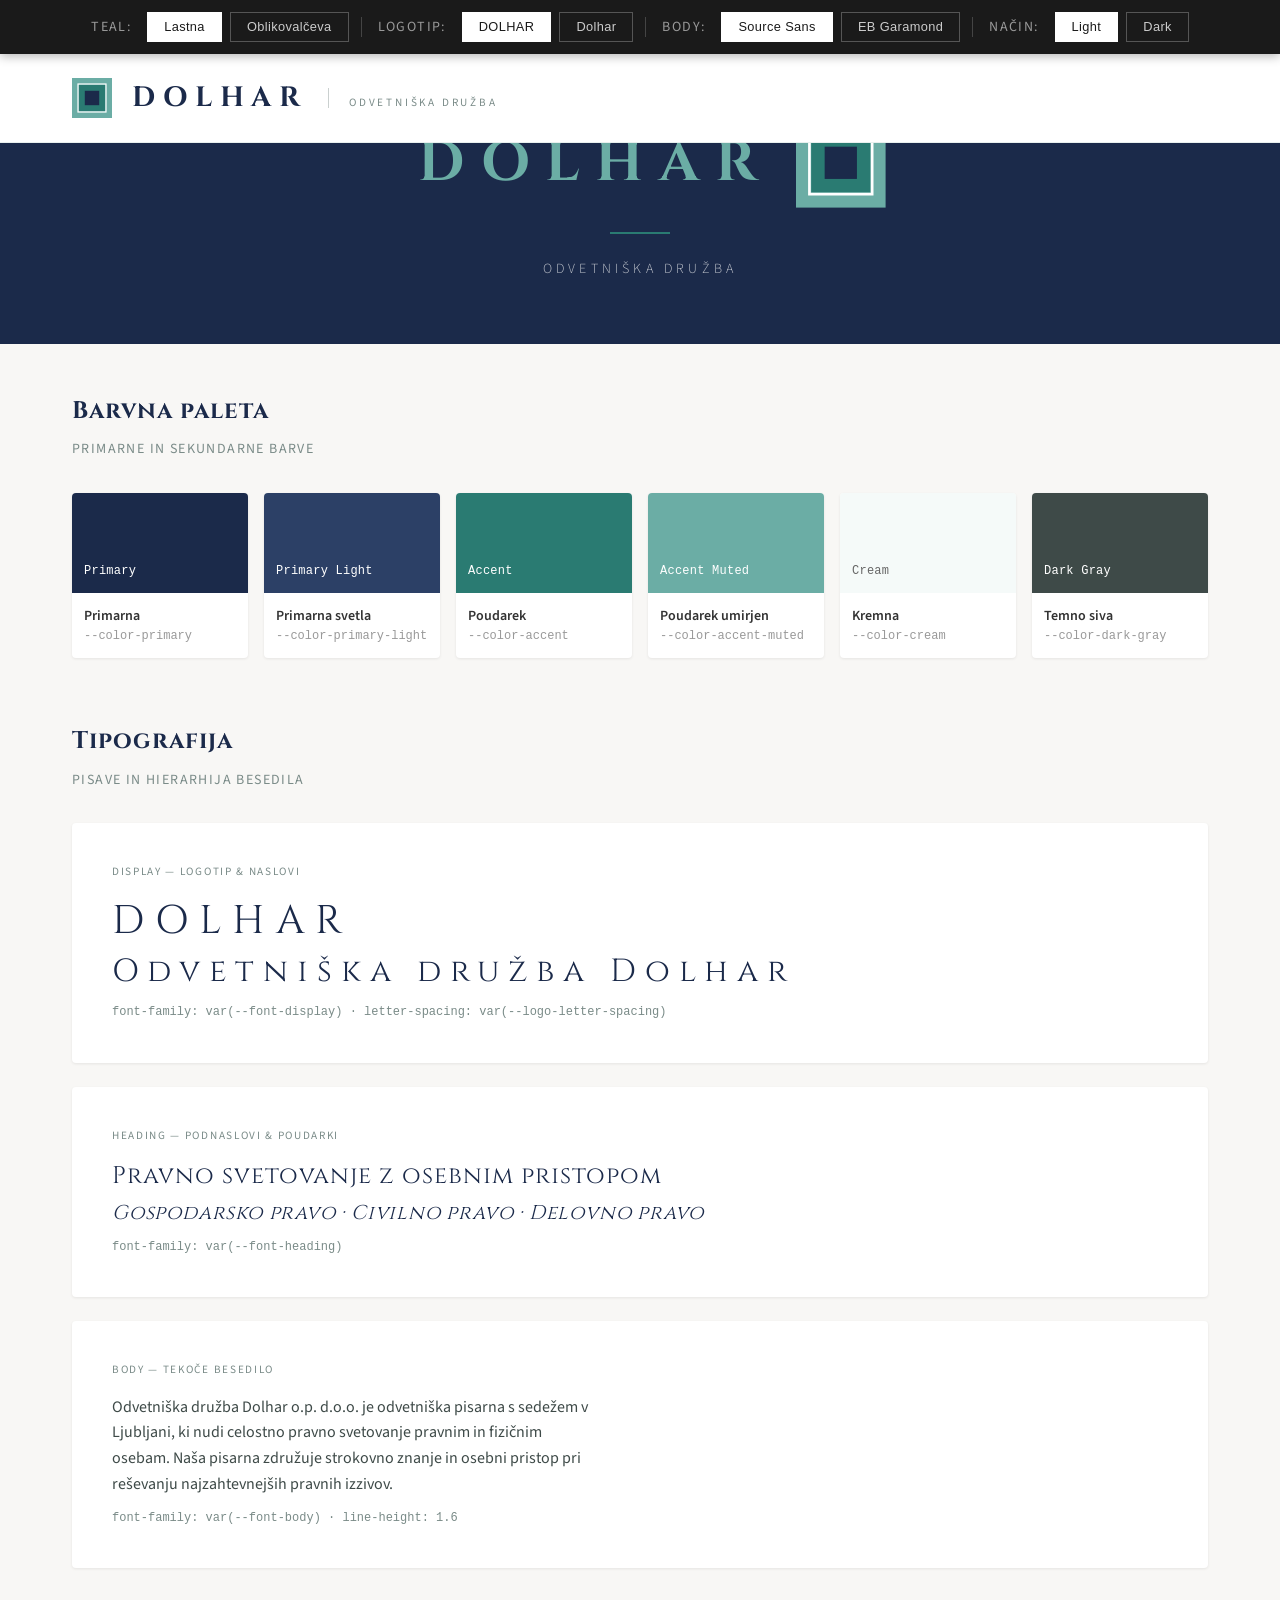
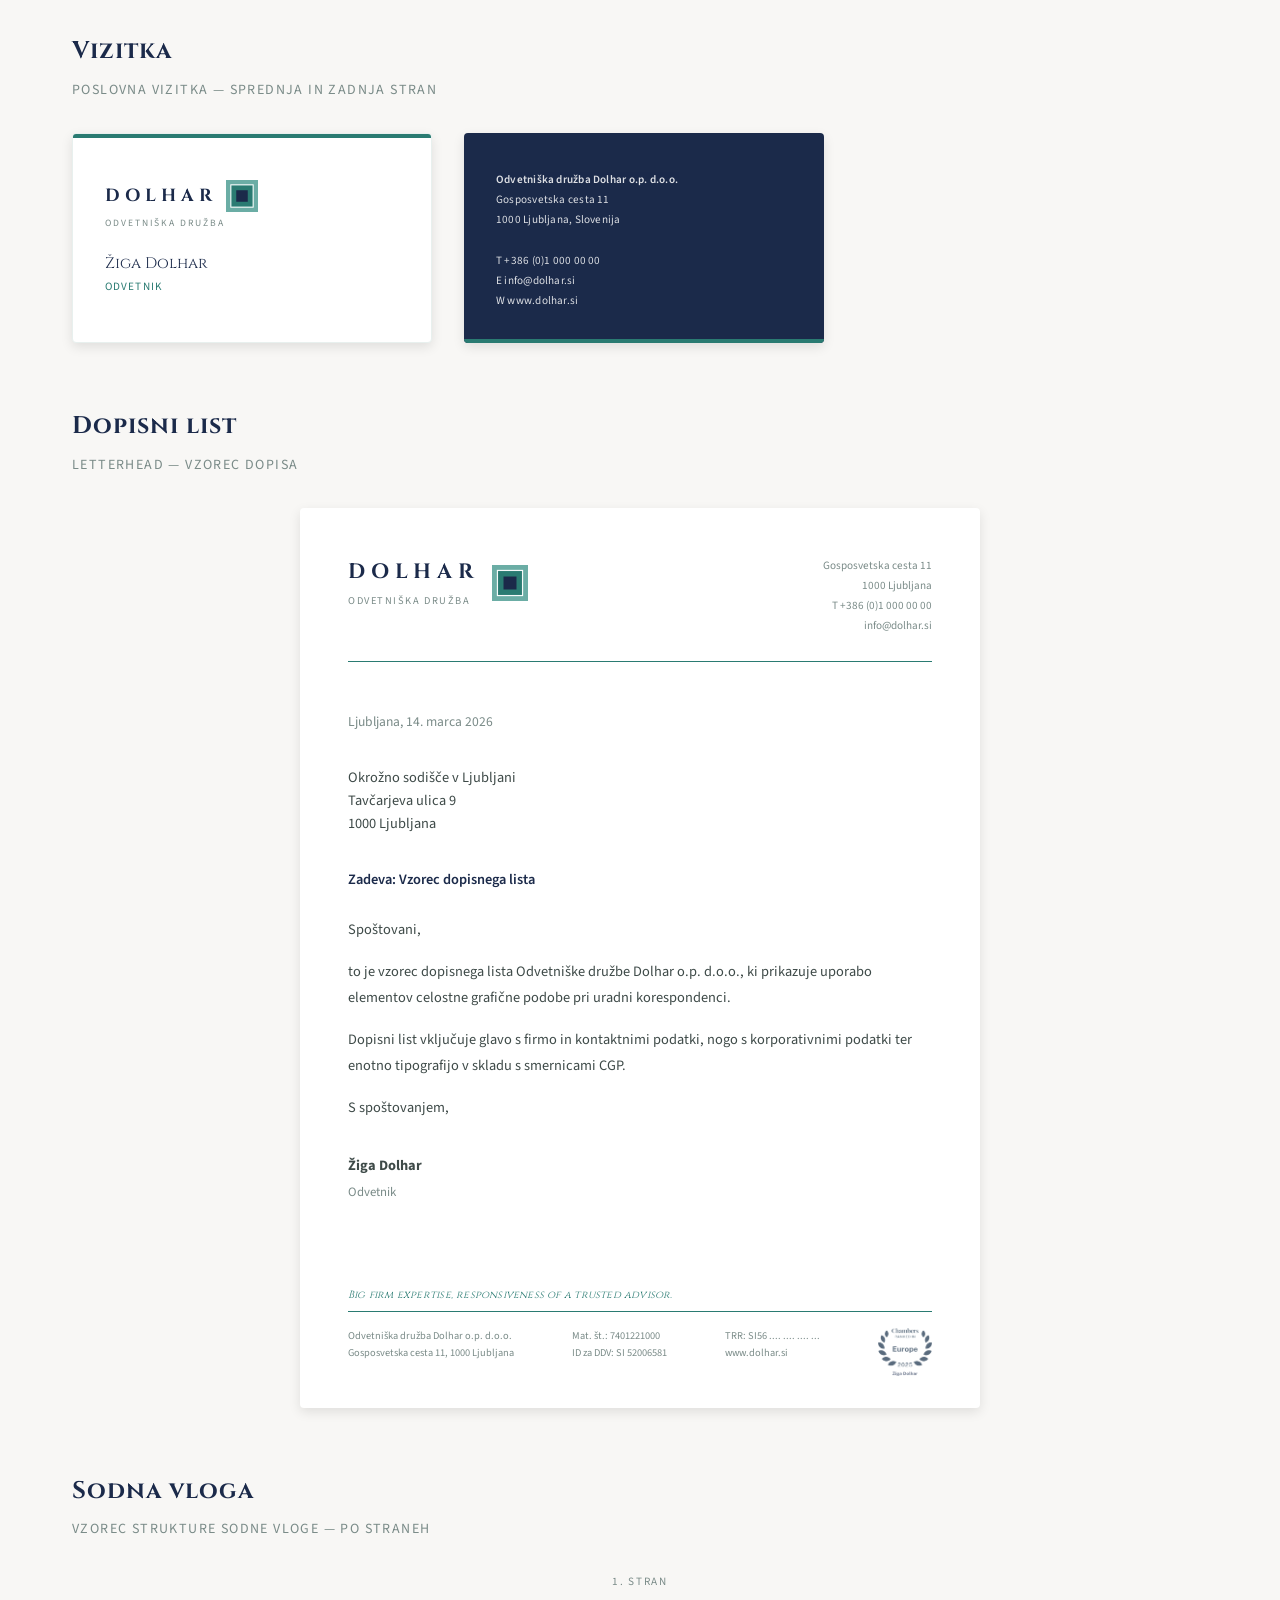
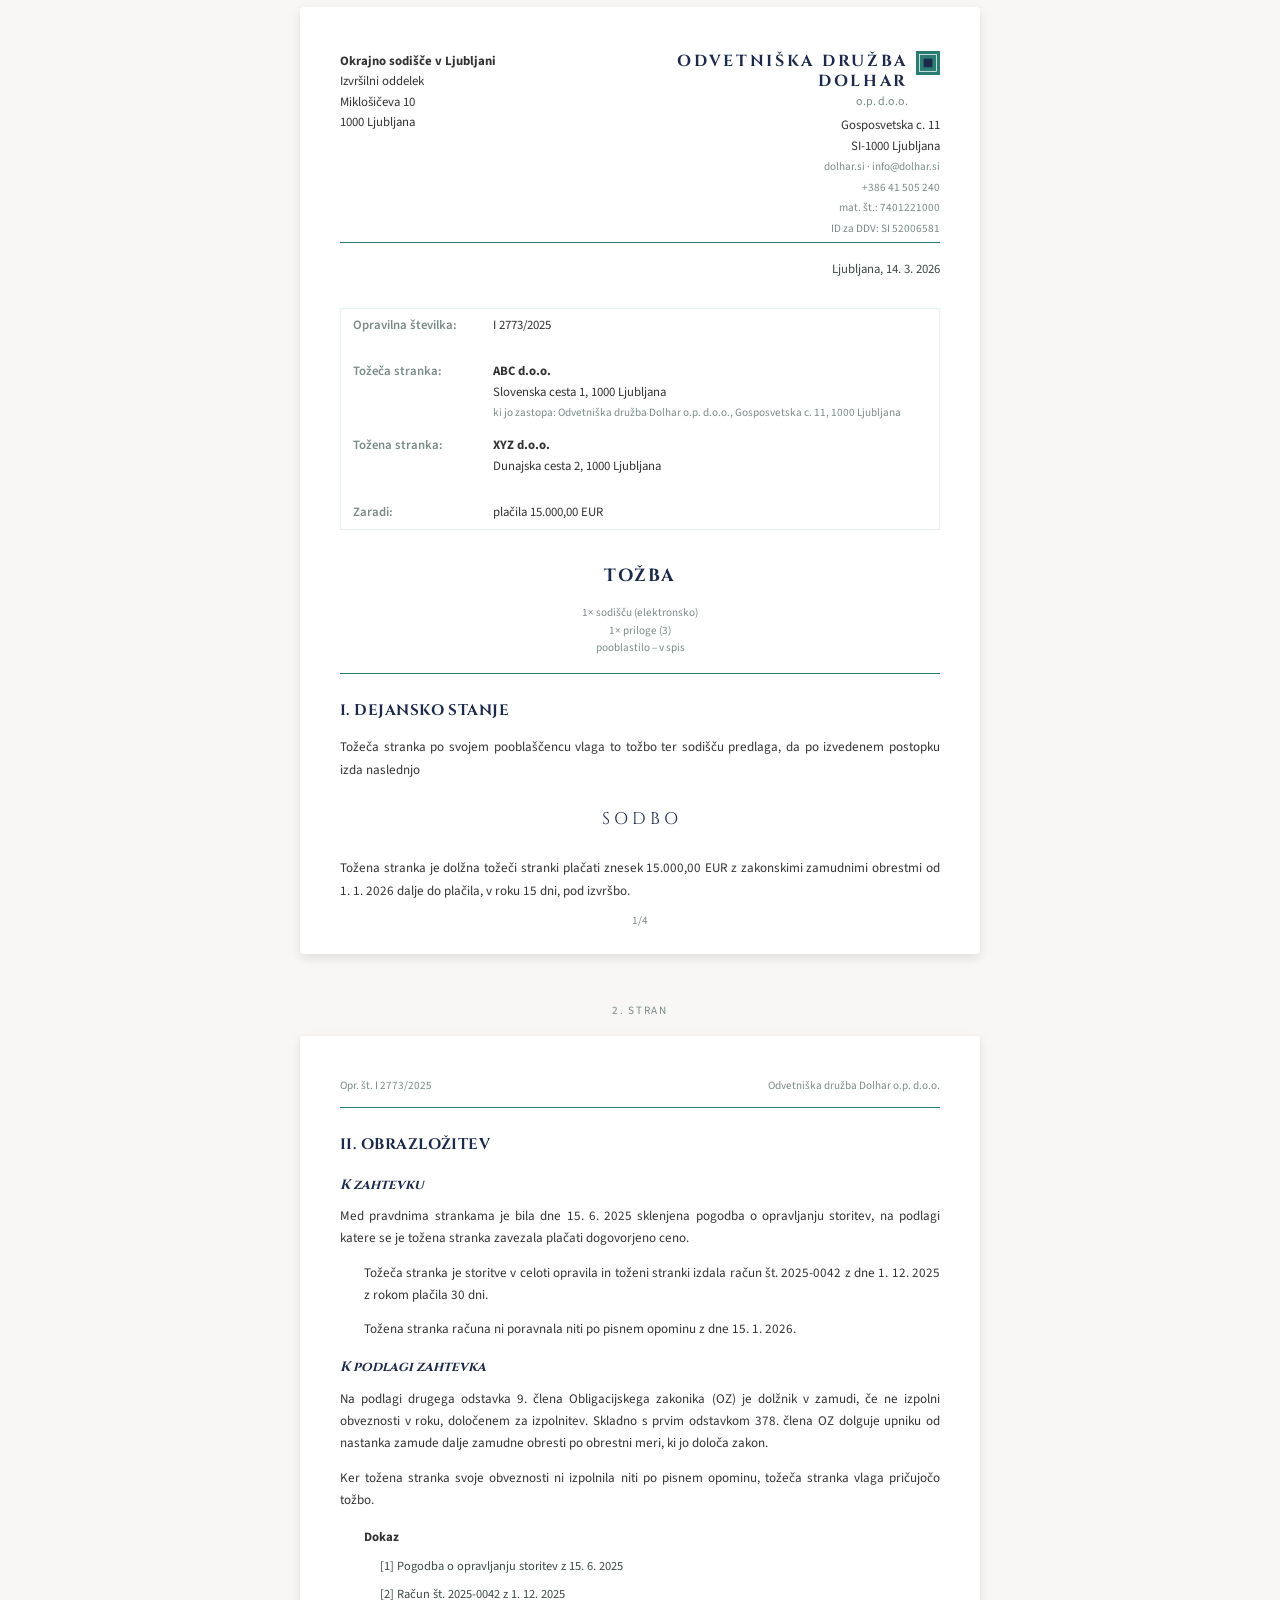
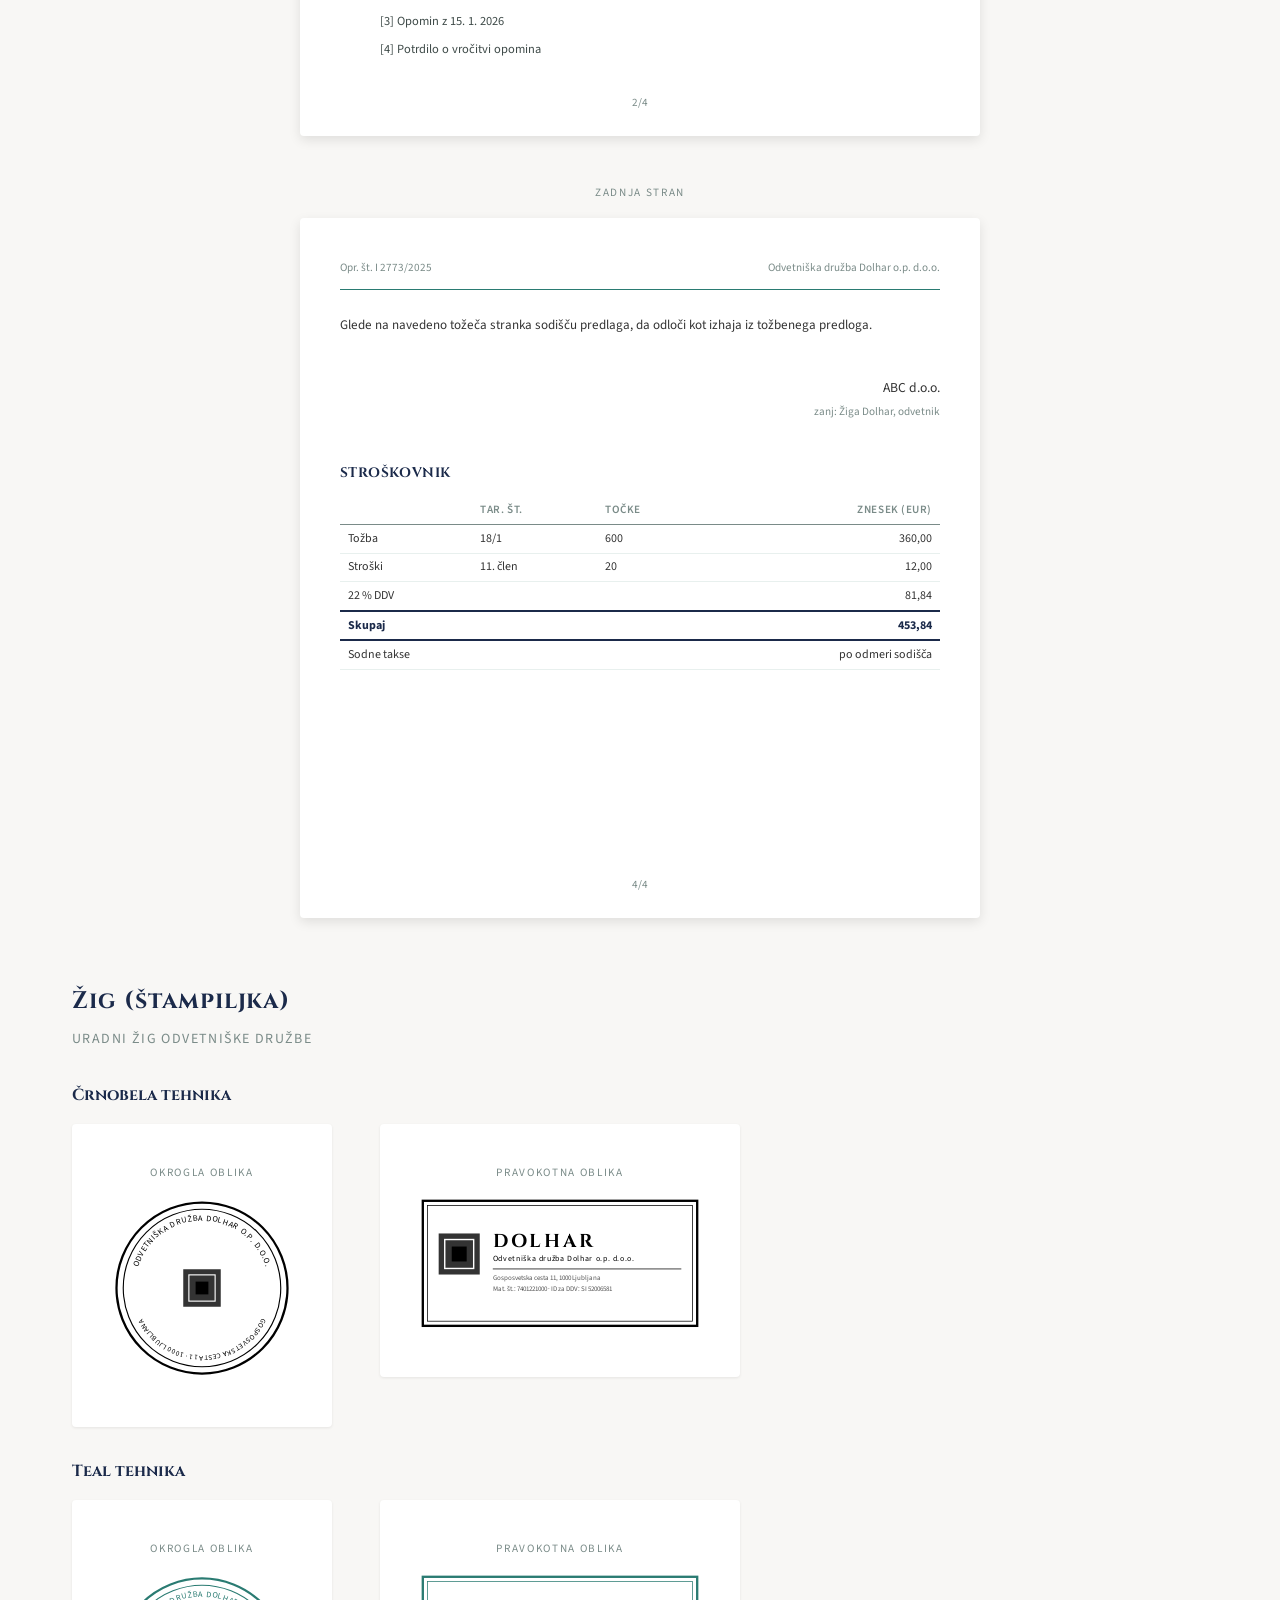
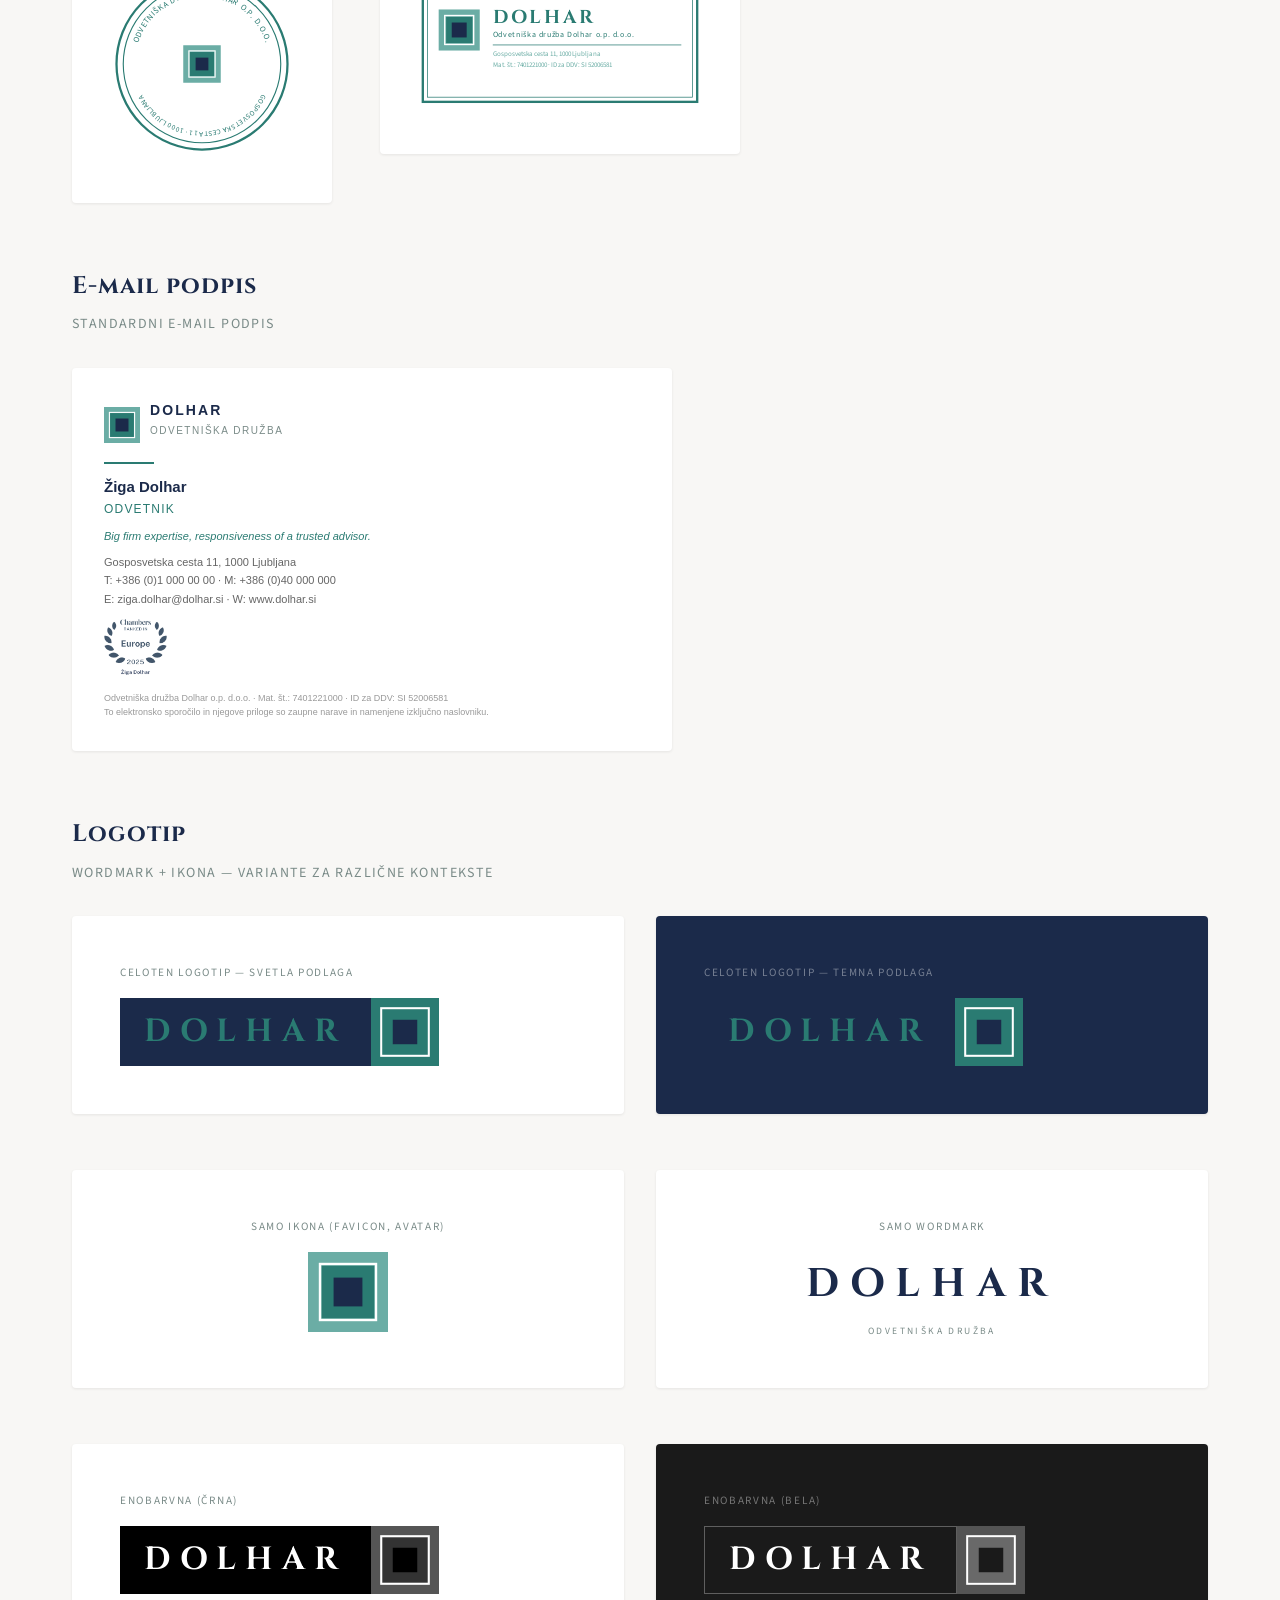
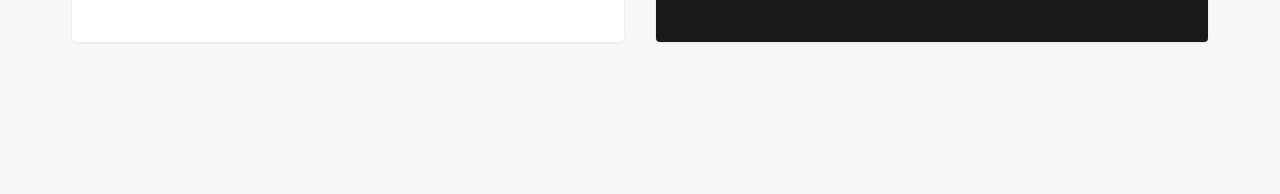
<file: Sample5/website/index.html>
<!DOCTYPE html>
<html lang="sl" data-theme="classic-teal" data-teal="custom" data-mode="light" data-typo="cinzel" data-logocase="upper">
<head>
  <meta charset="UTF-8">
  <meta name="viewport" content="width=device-width, initial-scale=1.0">
  <title>Dolhar — Celostna grafična podoba</title>

  <!-- Google Fonts -->
  <link rel="preconnect" href="https://fonts.googleapis.com">
  <link rel="preconnect" href="https://fonts.gstatic.com" crossorigin>
  <link href="https://fonts.googleapis.com/css2?family=Cinzel:wght@400;500;600;700;900&family=EB+Garamond:ital,wght@0,400;0,500;0,600;0,700;1,400&family=Source+Sans+3:ital,wght@0,300;0,400;0,600;0,700;1,400&display=swap" rel="stylesheet">

  <link rel="stylesheet" href="css/tokens.css">
  <link rel="stylesheet" href="css/style.css">
</head>
<body>

  <!-- Theme Switcher -->
  <nav class="theme-switcher">
    <span>Teal:</span>
    <button class="teal-btn active" data-teal="custom">Lastna</button>
    <button class="teal-btn" data-teal="designer">Oblikovalčeva</button>
    <span class="switcher-divider"></span>
    <span>Logotip:</span>
    <button class="logocase-btn active" data-logocase="upper">DOLHAR</button>
    <button class="logocase-btn" data-logocase="sentence">Dolhar</button>
    <span class="switcher-divider"></span>
    <span>Body:</span>
    <button class="bodyfont-btn active" data-bodyfont="sans">Source Sans</button>
    <button class="bodyfont-btn" data-bodyfont="serif">EB Garamond</button>
    <span class="switcher-divider"></span>
    <span>Način:</span>
    <button class="mode-btn active" data-mode="light">Light</button>
    <button class="mode-btn" data-mode="dark">Dark</button>
  </nav>

  <!-- ======================== HERO ======================== -->
  <!-- Varianta A: Širok banner (navy ozadje) -->
  <div class="hero hero-full">
    <div class="logo-lockup hero-logo">
      <div class="logo-wordmark-area">
        <div class="wordmark">Dolhar</div>
      </div>
      <div class="logo-icon-area">
        <svg class="logo-icon" viewBox="0 0 100 100" xmlns="http://www.w3.org/2000/svg">
          <rect width="100" height="100" fill="var(--color-accent-muted)"/>
          <rect x="17" y="17" width="66" height="66" fill="var(--color-accent)"/>
          <rect x="15" y="15" width="70" height="70" fill="none" stroke="#fff" stroke-width="3"/>
          <rect x="32" y="32" width="36" height="36" fill="var(--color-primary)"/>
        </svg>
      </div>
    </div>
    <div class="divider"></div>
    <div class="firm-type">Odvetniška družba</div>
  </div>

  <!-- Ozek banner — prikaže se ob scrollu -->
  <div class="hero hero-slim">
    <div class="hero-slim-inner">
      <svg class="hero-slim-icon" viewBox="0 0 100 100" xmlns="http://www.w3.org/2000/svg">
        <rect width="100" height="100" fill="var(--color-accent-muted)"/>
        <rect x="17" y="17" width="66" height="66" fill="var(--color-accent)"/>
        <rect x="15" y="15" width="70" height="70" fill="none" stroke="#fff" stroke-width="3"/>
        <rect x="32" y="32" width="36" height="36" fill="var(--color-primary)"/>
      </svg>
      <div class="hero-slim-text">
        <div class="hero-slim-wordmark logo-case">Dolhar</div>
        <div class="hero-slim-rule"></div>
        <div class="hero-slim-subtitle">Odvetniška družba</div>
      </div>
    </div>
  </div>

  <div class="page">

    <!-- ======================== BARVNA PALETA ======================== -->
    <section id="barve">
      <h2 class="section-title">Barvna paleta</h2>
      <p class="section-subtitle">Primarne in sekundarne barve</p>

      <div class="color-grid">
        <div class="color-swatch">
          <div class="swatch-color" style="background: var(--color-primary);">
            <span style="color: #fff;">Primary</span>
          </div>
          <div class="swatch-info">
            <div class="swatch-name">Primarna</div>
            <div class="swatch-var">--color-primary</div>
          </div>
        </div>

        <div class="color-swatch">
          <div class="swatch-color" style="background: var(--color-primary-light);">
            <span style="color: #fff;">Primary Light</span>
          </div>
          <div class="swatch-info">
            <div class="swatch-name">Primarna svetla</div>
            <div class="swatch-var">--color-primary-light</div>
          </div>
        </div>

        <div class="color-swatch">
          <div class="swatch-color" style="background: var(--color-accent);">
            <span style="color: #fff;">Accent</span>
          </div>
          <div class="swatch-info">
            <div class="swatch-name">Poudarek</div>
            <div class="swatch-var">--color-accent</div>
          </div>
        </div>

        <div class="color-swatch">
          <div class="swatch-color" style="background: var(--color-accent-muted);">
            <span style="color: #fff;">Accent Muted</span>
          </div>
          <div class="swatch-info">
            <div class="swatch-name">Poudarek umirjen</div>
            <div class="swatch-var">--color-accent-muted</div>
          </div>
        </div>

        <div class="color-swatch">
          <div class="swatch-color" style="background: var(--color-cream);">
            <span style="color: #666;">Cream</span>
          </div>
          <div class="swatch-info">
            <div class="swatch-name">Kremna</div>
            <div class="swatch-var">--color-cream</div>
          </div>
        </div>

        <div class="color-swatch">
          <div class="swatch-color" style="background: var(--color-dark-gray);">
            <span style="color: #fff;">Dark Gray</span>
          </div>
          <div class="swatch-info">
            <div class="swatch-name">Temno siva</div>
            <div class="swatch-var">--color-dark-gray</div>
          </div>
        </div>
      </div>
    </section>


    <!-- ======================== TIPOGRAFIJA ======================== -->
    <section id="tipografija">
      <h2 class="section-title">Tipografija</h2>
      <p class="section-subtitle">Pisave in hierarhija besedila</p>

      <div class="type-specimen">
        <div class="type-label">Display — Logotip & naslovi</div>
        <div class="type-sample-display logo-case">Dolhar</div>
        <div class="type-sample-display" style="font-size: var(--text-3xl); text-transform: none;">Odvetniška družba Dolhar</div>
        <div class="type-meta">font-family: var(--font-display) · letter-spacing: var(--logo-letter-spacing)</div>
      </div>

      <div class="type-specimen">
        <div class="type-label">Heading — Podnaslovi & poudarki</div>
        <div class="type-sample-heading">Pravno svetovanje z osebnim pristopom</div>
        <div class="type-sample-heading" style="font-style: italic; font-size: var(--text-xl);">Gospodarsko pravo · Civilno pravo · Delovno pravo</div>
        <div class="type-meta">font-family: var(--font-heading)</div>
      </div>

      <div class="type-specimen">
        <div class="type-label">Body — Tekoče besedilo</div>
        <div class="type-sample-body">
          Odvetniška družba Dolhar o.p. d.o.o. je odvetniška pisarna s sedežem v Ljubljani,
          ki nudi celostno pravno svetovanje pravnim in fizičnim osebam. Naša pisarna združuje
          strokovno znanje in osebni pristop pri reševanju najzahtevnejših pravnih izzivov.
        </div>
        <div class="type-meta">font-family: var(--font-body) · line-height: 1.6</div>
      </div>
    </section>


    <!-- ======================== VIZITKA ======================== -->
    <section id="vizitka">
      <h2 class="section-title">Vizitka</h2>
      <p class="section-subtitle">Poslovna vizitka — sprednja in zadnja stran</p>

      <div class="card-container">
        <div class="business-card front">
          <div class="card-logo-row">
            <div class="card-firm">Dolhar</div>
            <svg class="card-icon" viewBox="0 0 100 100" xmlns="http://www.w3.org/2000/svg">
              <rect width="100" height="100" fill="var(--color-accent-muted)"/>
              <rect x="17" y="17" width="66" height="66" fill="var(--color-accent)"/>
              <rect x="15" y="15" width="70" height="70" fill="none" stroke="#fff" stroke-width="3"/>
              <rect x="32" y="32" width="36" height="36" fill="var(--color-primary)"/>
            </svg>
          </div>
          <div class="card-type">Odvetniška družba</div>
          <div class="card-name">Žiga Dolhar</div>
          <div class="card-title">Odvetnik</div>
        </div>

        <div class="business-card back">
          <div class="card-detail">
            <strong>Odvetniška družba Dolhar o.p. d.o.o.</strong><br>
            Gosposvetska cesta 11<br>
            1000 Ljubljana, Slovenija<br><br>
            T +386 (0)1 000 00 00<br>
            E info@dolhar.si<br>
            W www.dolhar.si
          </div>
        </div>
      </div>
    </section>


    <!-- ======================== DOPISNI LIST ======================== -->
    <section id="dopisni-list">
      <h2 class="section-title">Dopisni list</h2>
      <p class="section-subtitle">Letterhead — vzorec dopisa</p>

      <div class="letterhead-mock">
        <div class="lh-header">
          <div class="lh-logo-row">
            <div>
              <div class="lh-firm">Dolhar</div>
              <div class="lh-firm-sub">Odvetniška družba</div>
            </div>
            <svg class="lh-icon" viewBox="0 0 100 100" xmlns="http://www.w3.org/2000/svg">
              <rect width="100" height="100" fill="var(--color-accent-muted)"/>
              <rect x="17" y="17" width="66" height="66" fill="var(--color-accent)"/>
              <rect x="15" y="15" width="70" height="70" fill="none" stroke="#fff" stroke-width="3"/>
              <rect x="32" y="32" width="36" height="36" fill="var(--color-primary)"/>
            </svg>
          </div>
          <div class="lh-contact">
            Gosposvetska cesta 11<br>
            1000 Ljubljana<br>
            T +386 (0)1 000 00 00<br>
            info@dolhar.si
          </div>
        </div>

        <div class="lh-body">
          <div class="lh-date">Ljubljana, 14. marca 2026</div>

          <div class="lh-recipient">
            Okrožno sodišče v Ljubljani<br>
            Tavčarjeva ulica 9<br>
            1000 Ljubljana
          </div>

          <div class="lh-subject">Zadeva: Vzorec dopisnega lista</div>

          <p>Spoštovani,</p>

          <p>
            to je vzorec dopisnega lista Odvetniške družbe Dolhar o.p. d.o.o.,
            ki prikazuje uporabo elementov celostne grafične podobe pri uradni
            korespondenci.
          </p>

          <p>
            Dopisni list vključuje glavo s firmo in kontaktnimi podatki,
            nogo s korporativnimi podatki ter enotno tipografijo v skladu
            s smernicami CGP.
          </p>

          <p>S spoštovanjem,</p>
          <p style="margin-top: 2rem;">
            <strong>Žiga Dolhar</strong><br>
            <span style="font-size: 0.8rem; color: var(--color-mid-gray);">Odvetnik</span>
          </p>
        </div>

        <div class="lh-motto">
          Big firm expertise, responsiveness of a trusted advisor.
        </div>

        <div class="lh-footer">
          <div>
            Odvetniška družba Dolhar o.p. d.o.o.<br>
            Gosposvetska cesta 11, 1000 Ljubljana
          </div>
          <div>
            Mat. št.: 7401221000<br>
            ID za DDV: SI 52006581
          </div>
          <div>
            TRR: SI56 .... .... .... ...<br>
            www.dolhar.si
          </div>
          <div class="lh-chambers">
            <img src="assets/images/Chambers-2025.png" alt="Chambers Ranked in Europe 2025" class="chambers-badge">
          </div>
        </div>
      </div>
    </section>


    <!-- ======================== SODNA VLOGA ======================== -->
    <section id="sodna-vloga">
      <h2 class="section-title">Sodna vloga</h2>
      <p class="section-subtitle">Vzorec strukture sodne vloge — po straneh</p>

      <div class="cf-pages">

        <!-- ——— 1. STRAN ——— -->
        <div class="cf-page-label">1. stran</div>
        <div class="court-filing-mock">
          <!-- Glava: tabela sodišče ↔ odvetnik -->
          <table class="cf-header-table">
            <tr>
              <td class="cf-court-cell">
                <strong>Okrajno sodišče v Ljubljani</strong><br>
                Izvršilni oddelek<br>
                Miklošičeva 10<br>
                1000 Ljubljana
              </td>
              <td class="cf-attorney-cell">
                <div class="cf-attorney-logo">
                  <div>
                    <div class="cf-firm">Odvetniška družba Dolhar</div>
                    <div class="cf-firm-detail">o.p. d.o.o.</div>
                  </div>
                  <svg class="cf-icon" viewBox="0 0 100 100" xmlns="http://www.w3.org/2000/svg">
                    <rect width="100" height="100" fill="var(--color-accent)"/>
                    <rect x="15" y="15" width="70" height="70" fill="none" stroke="#fff" stroke-width="3"/>
                    <rect x="32" y="32" width="36" height="36" fill="var(--color-primary)"/>
                  </svg>
                </div>
                Gosposvetska c. 11<br>
                SI-1000 Ljubljana<br>
                <span class="cf-small">
                  dolhar.si · info@dolhar.si<br>
                  +386 41 505 240<br>
                  mat. št.: 7401221000<br>
                  ID za DDV: SI 52006581
                </span>
              </td>
            </tr>
            <tr>
              <td class="cf-date-cell" colspan="2" style="text-align: right;">Ljubljana, 14. 3. 2026</td>
            </tr>
          </table>

          <!-- Podatki o zadevi -->
          <table class="cf-case-table">
            <tr>
              <td class="cf-label">Opravilna številka:</td>
              <td>I 2773/2025</td>
            </tr>
            <tr><td colspan="2" style="height: 0.5rem;"></td></tr>
            <tr>
              <td class="cf-label">Tožeča stranka:</td>
              <td>
                <strong>ABC d.o.o.</strong><br>
                Slovenska cesta 1, 1000 Ljubljana<br>
                <span class="cf-small">ki jo zastopa: Odvetniška družba Dolhar o.p. d.o.o., Gosposvetska c. 11, 1000 Ljubljana</span>
              </td>
            </tr>
            <tr>
              <td class="cf-label">Tožena stranka:</td>
              <td>
                <strong>XYZ d.o.o.</strong><br>
                Dunajska cesta 2, 1000 Ljubljana
              </td>
            </tr>
            <tr><td colspan="2" style="height: 0.5rem;"></td></tr>
            <tr>
              <td class="cf-label">Zaradi:</td>
              <td>plačila 15.000,00 EUR</td>
            </tr>
          </table>

          <!-- Naslov vloge -->
          <div class="cf-filing-title">
            Tožba<br>
            <span class="cf-filing-copies">1× sodišču (elektronsko)<br>1× priloge (3)<br>pooblastilo – v spis</span>
          </div>

          <!-- Začetek vsebine -->
          <div class="cf-body">
            <div class="cf-h1">I. Dejansko stanje</div>
            <p class="cf-l1">
              Tožeča stranka po svojem pooblaščencu vlaga to tožbo ter sodišču predlaga,
              da po izvedenem postopku izda naslednjo
            </p>
            <p style="text-align: center; font-family: var(--font-heading); font-size: 1.05rem; color: var(--color-primary); margin: 1.5rem 0;">
              S O D B O
            </p>
            <p class="cf-l1">
              Tožena stranka je dolžna tožeči stranki plačati znesek 15.000,00 EUR z zakonskimi
              zamudnimi obrestmi od 1. 1. 2026 dalje do plačila, v roku 15 dni, pod izvršbo.
            </p>
          </div>

          <div class="cf-page-number">1/4</div>
        </div>

        <!-- ——— 2. STRAN ——— -->
        <div class="cf-page-label">2. stran</div>
        <div class="court-filing-mock cf-continuation">
          <div class="cf-continuation-header">
            <span>Opr. št. I 2773/2025</span>
            <span>Odvetniška družba Dolhar o.p. d.o.o.</span>
          </div>

          <div class="cf-body">
            <div class="cf-h1">II. Obrazložitev</div>
            <div class="cf-h3">K zahtevku</div>
            <p class="cf-l1">
              Med pravdnima strankama je bila dne 15. 6. 2025 sklenjena pogodba o opravljanju
              storitev, na podlagi katere se je tožena stranka zavezala plačati dogovorjeno ceno.
            </p>
            <p class="cf-l2">
              Tožeča stranka je storitve v celoti opravila in toženi stranki izdala račun
              št. 2025-0042 z dne 1. 12. 2025 z rokom plačila 30 dni.
            </p>
            <p class="cf-l2">
              Tožena stranka računa ni poravnala niti po pisnem opominu z dne 15. 1. 2026.
            </p>

            <div class="cf-h3">K podlagi zahtevka</div>
            <p class="cf-l1">
              Na podlagi drugega odstavka 9. člena Obligacijskega zakonika (OZ) je dolžnik v zamudi,
              če ne izpolni obveznosti v roku, določenem za izpolnitev. Skladno s prvim odstavkom
              378. člena OZ dolguje upniku od nastanka zamude dalje zamudne obresti po obrestni meri,
              ki jo določa zakon.
            </p>
            <p class="cf-l1">
              Ker tožena stranka svoje obveznosti ni izpolnila niti po pisnem opominu, tožeča stranka
              vlaga pričujočo tožbo.
            </p>

            <!-- Dokazni predlog -->
            <div class="cf-evidence-title">Dokaz</div>
            <div class="cf-evidence-item">[1] Pogodba o opravljanju storitev z 15. 6. 2025</div>
            <div class="cf-evidence-item">[2] Račun št. 2025-0042 z 1. 12. 2025</div>
            <div class="cf-evidence-item">[3] Opomin z 15. 1. 2026</div>
            <div class="cf-evidence-item">[4] Potrdilo o vročitvi opomina</div>
          </div>

          <div class="cf-page-number">2/4</div>
        </div>

        <!-- ——— ZADNJA STRAN ——— -->
        <div class="cf-page-label">Zadnja stran</div>
        <div class="court-filing-mock cf-continuation">
          <div class="cf-continuation-header">
            <span>Opr. št. I 2773/2025</span>
            <span>Odvetniška družba Dolhar o.p. d.o.o.</span>
          </div>

          <div class="cf-body">
            <p class="cf-l1">
              Glede na navedeno tožeča stranka sodišču predlaga, da odloči kot izhaja iz tožbenega
              predloga.
            </p>
          </div>

          <!-- Podpis -->
          <div class="cf-signature">
            ABC d.o.o.<br>
            <span class="cf-small">zanj: Žiga Dolhar, odvetnik</span>
          </div>

          <!-- Stroškovnik -->
          <div class="cf-costs-title">Stroškovnik</div>
          <table class="cf-costs-table">
            <thead>
              <tr>
                <th></th>
                <th>Tar. št.</th>
                <th>Točke</th>
                <th>Znesek (EUR)</th>
              </tr>
            </thead>
            <tbody>
              <tr>
                <td>Tožba</td>
                <td>18/1</td>
                <td>600</td>
                <td>360,00</td>
              </tr>
              <tr>
                <td>Stroški</td>
                <td>11. člen</td>
                <td>20</td>
                <td>12,00</td>
              </tr>
              <tr>
                <td>22 % DDV</td>
                <td></td>
                <td></td>
                <td>81,84</td>
              </tr>
              <tr class="cf-costs-total">
                <td>Skupaj</td>
                <td></td>
                <td></td>
                <td>453,84</td>
              </tr>
              <tr>
                <td colspan="3">Sodne takse</td>
                <td>po odmeri sodišča</td>
              </tr>
            </tbody>
          </table>

          <div class="cf-page-number">4/4</div>
        </div>

      </div>
    </section>


    <!-- ======================== ŽIG / ŠTAMPILJKA ======================== -->
    <section id="zig">
      <h2 class="section-title">Žig (štampiljka)</h2>
      <p class="section-subtitle">Uradni žig odvetniške družbe</p>

      <!-- Črnobela tehnika -->
      <h3 class="stamp-group-title">Črnobela tehnika</h3>
      <div class="stamp-container">
        <div class="stamp-card">
          <div class="type-label">Okrogla oblika</div>
          <div class="stamp stamp-round">
            <svg viewBox="0 0 240 240" xmlns="http://www.w3.org/2000/svg" class="stamp-svg">
              <circle cx="120" cy="120" r="114" fill="none" stroke="#000" stroke-width="3"/>
              <circle cx="120" cy="120" r="105" fill="none" stroke="#000" stroke-width="1.5"/>
              <defs>
                <path id="topArcBW" d="M 30,120 a 90,90 0 1,1 180,0" fill="none"/>
                <path id="bottomArcBW" d="M 210,120 a 90,90 0 1,1 -180,0" fill="none"/>
              </defs>
              <text font-family="var(--font-body)" font-size="11" fill="#000" letter-spacing="0.1em">
                <textPath href="#topArcBW" startOffset="50%" text-anchor="middle">ODVETNIŠKA DRUŽBA DOLHAR O.P. D.O.O.</textPath>
              </text>
              <text font-family="var(--font-body)" font-size="9.5" fill="#000" letter-spacing="0.05em">
                <textPath href="#bottomArcBW" startOffset="50%" text-anchor="middle">GOSPOSVETSKA CESTA 11 · 1000 LJUBLJANA</textPath>
              </text>
              <rect x="95" y="95" width="50" height="50" fill="#333"/>
              <rect x="102.5" y="102.5" width="35" height="35" fill="none" stroke="#fff" stroke-width="1.5"/>
              <rect x="111.5" y="111.5" width="17" height="17" fill="#000"/>
            </svg>
          </div>
        </div>

        <div class="stamp-card">
          <div class="type-label">Pravokotna oblika</div>
          <div class="stamp stamp-rect">
            <svg viewBox="0 0 300 140" xmlns="http://www.w3.org/2000/svg" class="stamp-svg">
              <rect x="3" y="3" width="294" height="134" fill="none" stroke="#000" stroke-width="2.5"/>
              <rect x="8" y="8" width="284" height="124" fill="none" stroke="#000" stroke-width="0.8"/>
              <rect x="20" y="38" width="44" height="44" fill="#333"/>
              <rect x="26.5" y="44.5" width="31" height="31" fill="none" stroke="#fff" stroke-width="1.5"/>
              <rect x="34" y="52" width="16" height="16" fill="#000"/>
              <text x="78" y="52" font-family="var(--font-display)" font-size="20" font-weight="700" fill="#000" letter-spacing="0.15em">DOLHAR</text>
              <text x="78" y="68" font-family="var(--font-body)" font-size="8.5" fill="#000" letter-spacing="0.08em">Odvetniška družba Dolhar o.p. d.o.o.</text>
              <line x1="78" y1="76" x2="280" y2="76" stroke="#000" stroke-width="0.8"/>
              <text x="78" y="88" font-family="var(--font-body)" font-size="7.5" fill="#555">Gosposvetska cesta 11, 1000 Ljubljana</text>
              <text x="78" y="100" font-family="var(--font-body)" font-size="7.5" fill="#555">Mat. št.: 7401221000 · ID za DDV: SI 52006581</text>
            </svg>
          </div>
        </div>
      </div>

      <!-- Teal tehnika -->
      <h3 class="stamp-group-title">Teal tehnika</h3>
      <div class="stamp-container">
        <div class="stamp-card">
          <div class="type-label">Okrogla oblika</div>
          <div class="stamp stamp-round">
            <svg viewBox="0 0 240 240" xmlns="http://www.w3.org/2000/svg" class="stamp-svg">
              <circle cx="120" cy="120" r="114" fill="none" stroke="var(--color-accent)" stroke-width="3"/>
              <circle cx="120" cy="120" r="105" fill="none" stroke="var(--color-accent)" stroke-width="1.5"/>
              <defs>
                <path id="topArcT" d="M 30,120 a 90,90 0 1,1 180,0" fill="none"/>
                <path id="bottomArcT" d="M 210,120 a 90,90 0 1,1 -180,0" fill="none"/>
              </defs>
              <text font-family="var(--font-body)" font-size="11" fill="var(--color-accent)" letter-spacing="0.1em">
                <textPath href="#topArcT" startOffset="50%" text-anchor="middle">ODVETNIŠKA DRUŽBA DOLHAR O.P. D.O.O.</textPath>
              </text>
              <text font-family="var(--font-body)" font-size="9.5" fill="var(--color-accent)" letter-spacing="0.05em">
                <textPath href="#bottomArcT" startOffset="50%" text-anchor="middle">GOSPOSVETSKA CESTA 11 · 1000 LJUBLJANA</textPath>
              </text>
              <rect x="95" y="95" width="50" height="50" fill="var(--color-accent-muted)"/>
              <rect x="104" y="104" width="32" height="32" fill="var(--color-accent)"/>
              <rect x="102.5" y="102.5" width="35" height="35" fill="none" stroke="#fff" stroke-width="1.5"/>
              <rect x="111.5" y="111.5" width="17" height="17" fill="var(--color-primary)"/>
            </svg>
          </div>
        </div>

        <div class="stamp-card">
          <div class="type-label">Pravokotna oblika</div>
          <div class="stamp stamp-rect">
            <svg viewBox="0 0 300 140" xmlns="http://www.w3.org/2000/svg" class="stamp-svg">
              <rect x="3" y="3" width="294" height="134" fill="none" stroke="var(--color-accent)" stroke-width="2.5"/>
              <rect x="8" y="8" width="284" height="124" fill="none" stroke="var(--color-accent)" stroke-width="0.8"/>
              <rect x="20" y="38" width="44" height="44" fill="var(--color-accent-muted)"/>
              <rect x="28" y="46" width="28" height="28" fill="var(--color-accent)"/>
              <rect x="26.5" y="44.5" width="31" height="31" fill="none" stroke="#fff" stroke-width="1.5"/>
              <rect x="34" y="52" width="16" height="16" fill="var(--color-primary)"/>
              <text x="78" y="52" font-family="var(--font-display)" font-size="20" font-weight="700" fill="var(--color-accent)" letter-spacing="0.15em">DOLHAR</text>
              <text x="78" y="68" font-family="var(--font-body)" font-size="8.5" fill="var(--color-accent)" letter-spacing="0.08em">Odvetniška družba Dolhar o.p. d.o.o.</text>
              <line x1="78" y1="76" x2="280" y2="76" stroke="var(--color-accent)" stroke-width="0.8"/>
              <text x="78" y="88" font-family="var(--font-body)" font-size="7.5" fill="var(--color-accent-muted)">Gosposvetska cesta 11, 1000 Ljubljana</text>
              <text x="78" y="100" font-family="var(--font-body)" font-size="7.5" fill="var(--color-accent-muted)">Mat. št.: 7401221000 · ID za DDV: SI 52006581</text>
            </svg>
          </div>
        </div>
      </div>
    </section>


    <!-- ======================== E-MAIL PODPIS ======================== -->
    <section id="email-podpis">
      <h2 class="section-title">E-mail podpis</h2>
      <p class="section-subtitle">Standardni e-mail podpis</p>

      <div class="email-sig-container">
        <div class="email-sig">
          <div class="sig-logo-row">
            <svg class="sig-icon" viewBox="0 0 100 100" xmlns="http://www.w3.org/2000/svg">
              <rect width="100" height="100" fill="var(--color-accent-muted)"/>
              <rect x="17" y="17" width="66" height="66" fill="var(--color-accent)"/>
              <rect x="15" y="15" width="70" height="70" fill="none" stroke="#fff" stroke-width="3"/>
              <rect x="32" y="32" width="36" height="36" fill="var(--color-primary)"/>
            </svg>
            <div>
              <div class="sig-firm" style="color: var(--wordmark-color, var(--color-primary));">Dolhar</div>
              <div class="sig-firm-sub" style="color: var(--color-mid-gray);">Odvetniška družba</div>
            </div>
          </div>
          <div class="sig-divider" style="background: var(--color-accent);"></div>
          <div class="sig-name" style="color: var(--color-primary);">Žiga Dolhar</div>
          <div class="sig-title" style="color: var(--color-accent);">Odvetnik</div>
          <div class="sig-motto" style="color: var(--color-accent); font-style: italic; font-size: 11px; margin-bottom: 8px;">
            Big firm expertise, responsiveness of a trusted advisor.
          </div>
          <div class="sig-details" style="color: #666;">
            Gosposvetska cesta 11, 1000 Ljubljana<br>
            T: +386 (0)1 000 00 00 · M: +386 (0)40 000 000<br>
            E: ziga.dolhar@dolhar.si · W: www.dolhar.si
          </div>
          <div class="sig-chambers">
            <img src="assets/images/Chambers-2025.png" alt="Chambers Ranked in Europe 2025" class="chambers-badge-sig">
          </div>
          <div class="sig-legal" style="color: #999;">
            Odvetniška družba Dolhar o.p. d.o.o. · Mat. št.: 7401221000 · ID za DDV: SI 52006581<br>
            To elektronsko sporočilo in njegove priloge so zaupne narave in namenjene izključno naslovniku.
          </div>
        </div>
      </div>
    </section>


    <!-- ======================== LOGOTIP VARIANTE ======================== -->
    <section id="logotip">
      <h2 class="section-title">Logotip</h2>
      <p class="section-subtitle">Wordmark + ikona — variante za različne kontekste</p>

      <div class="grid-2">
        <!-- Full lockup light bg -->
        <div class="type-specimen" style="padding: 3rem;">
          <div class="type-label">Celoten logotip — svetla podlaga</div>
          <div class="logo-lockup logo-variant">
            <div class="logo-wordmark-area" style="background: var(--color-primary);">
              <div class="wordmark" style="color: var(--color-accent);">Dolhar</div>
            </div>
            <div class="logo-icon-area">
              <svg class="logo-icon" viewBox="0 0 100 100" xmlns="http://www.w3.org/2000/svg">
                <rect width="100" height="100" fill="var(--color-accent)"/>
                <rect x="15" y="15" width="70" height="70" fill="none" stroke="#fff" stroke-width="3"/>
                <rect x="32" y="32" width="36" height="36" fill="var(--color-primary)"/>
              </svg>
            </div>
          </div>
        </div>

        <!-- Full lockup dark bg -->
        <div class="type-specimen" style="padding: 3rem; background: var(--color-primary);">
          <div class="type-label" style="color: rgba(255,255,255,0.4);">Celoten logotip — temna podlaga</div>
          <div class="logo-lockup logo-variant">
            <div class="logo-wordmark-area" style="background: transparent;">
              <div class="wordmark" style="color: var(--color-accent);">Dolhar</div>
            </div>
            <div class="logo-icon-area">
              <svg class="logo-icon" viewBox="0 0 100 100" xmlns="http://www.w3.org/2000/svg">
                <rect width="100" height="100" fill="var(--color-accent)"/>
                <rect x="15" y="15" width="70" height="70" fill="none" stroke="#fff" stroke-width="3"/>
                <rect x="32" y="32" width="36" height="36" fill="var(--color-primary)"/>
              </svg>
            </div>
          </div>
        </div>

        <!-- Icon only -->
        <div class="type-specimen" style="text-align: center; padding: 3rem;">
          <div class="type-label">Samo ikona (favicon, avatar)</div>
          <svg style="width: 80px; height: 80px;" viewBox="0 0 100 100" xmlns="http://www.w3.org/2000/svg">
            <rect width="100" height="100" fill="var(--color-accent-muted)"/>
            <rect x="17" y="17" width="66" height="66" fill="var(--color-accent)"/>
            <rect x="15" y="15" width="70" height="70" fill="none" stroke="#fff" stroke-width="3"/>
            <rect x="32" y="32" width="36" height="36" fill="var(--color-primary)"/>
          </svg>
        </div>

        <!-- Wordmark only -->
        <div class="type-specimen" style="text-align: center; padding: 3rem;">
          <div class="type-label">Samo wordmark</div>
          <div class="logo-case" style="font-family: var(--font-display); font-size: 2.5rem; font-weight: 700; color: var(--color-primary); letter-spacing: var(--logo-letter-spacing);">Dolhar</div>
          <div style="font-family: var(--font-body); font-size: 0.6rem; color: var(--color-mid-gray); letter-spacing: 0.25em; text-transform: uppercase; margin-top: 0.5rem;">Odvetniška družba</div>
        </div>

        <!-- Monochrome -->
        <div class="type-specimen" style="padding: 3rem; background: #fff;">
          <div class="type-label">Enobarvna (črna)</div>
          <div class="logo-lockup logo-variant">
            <div class="logo-wordmark-area" style="background: #000;">
              <div class="wordmark" style="color: #fff;">Dolhar</div>
            </div>
            <div class="logo-icon-area">
              <svg class="logo-icon" viewBox="0 0 100 100" xmlns="http://www.w3.org/2000/svg">
                <rect width="100" height="100" fill="#555"/>
                <rect x="17" y="17" width="66" height="66" fill="#333"/>
                <rect x="15" y="15" width="70" height="70" fill="none" stroke="#fff" stroke-width="3"/>
                <rect x="32" y="32" width="36" height="36" fill="#000"/>
              </svg>
            </div>
          </div>
        </div>

        <!-- White on dark -->
        <div class="type-specimen" style="padding: 3rem; background: #1a1a1a;">
          <div class="type-label" style="color: rgba(255,255,255,0.4);">Enobarvna (bela)</div>
          <div class="logo-lockup logo-variant">
            <div class="logo-wordmark-area" style="background: transparent; border: 1px solid rgba(255,255,255,0.3);">
              <div class="wordmark" style="color: #fff;">Dolhar</div>
            </div>
            <div class="logo-icon-area">
              <svg class="logo-icon" viewBox="0 0 100 100" xmlns="http://www.w3.org/2000/svg">
                <rect width="100" height="100" fill="rgba(255,255,255,0.25)"/>
                <rect x="17" y="17" width="66" height="66" fill="rgba(255,255,255,0.12)"/>
                <rect x="15" y="15" width="70" height="70" fill="none" stroke="#fff" stroke-width="3"/>
                <rect x="32" y="32" width="36" height="36" fill="#1a1a1a"/>
              </svg>
            </div>
          </div>
        </div>
      </div>
    </section>

  </div>

  <script src="js/main.js"></script>
</body>
</html>
</file>
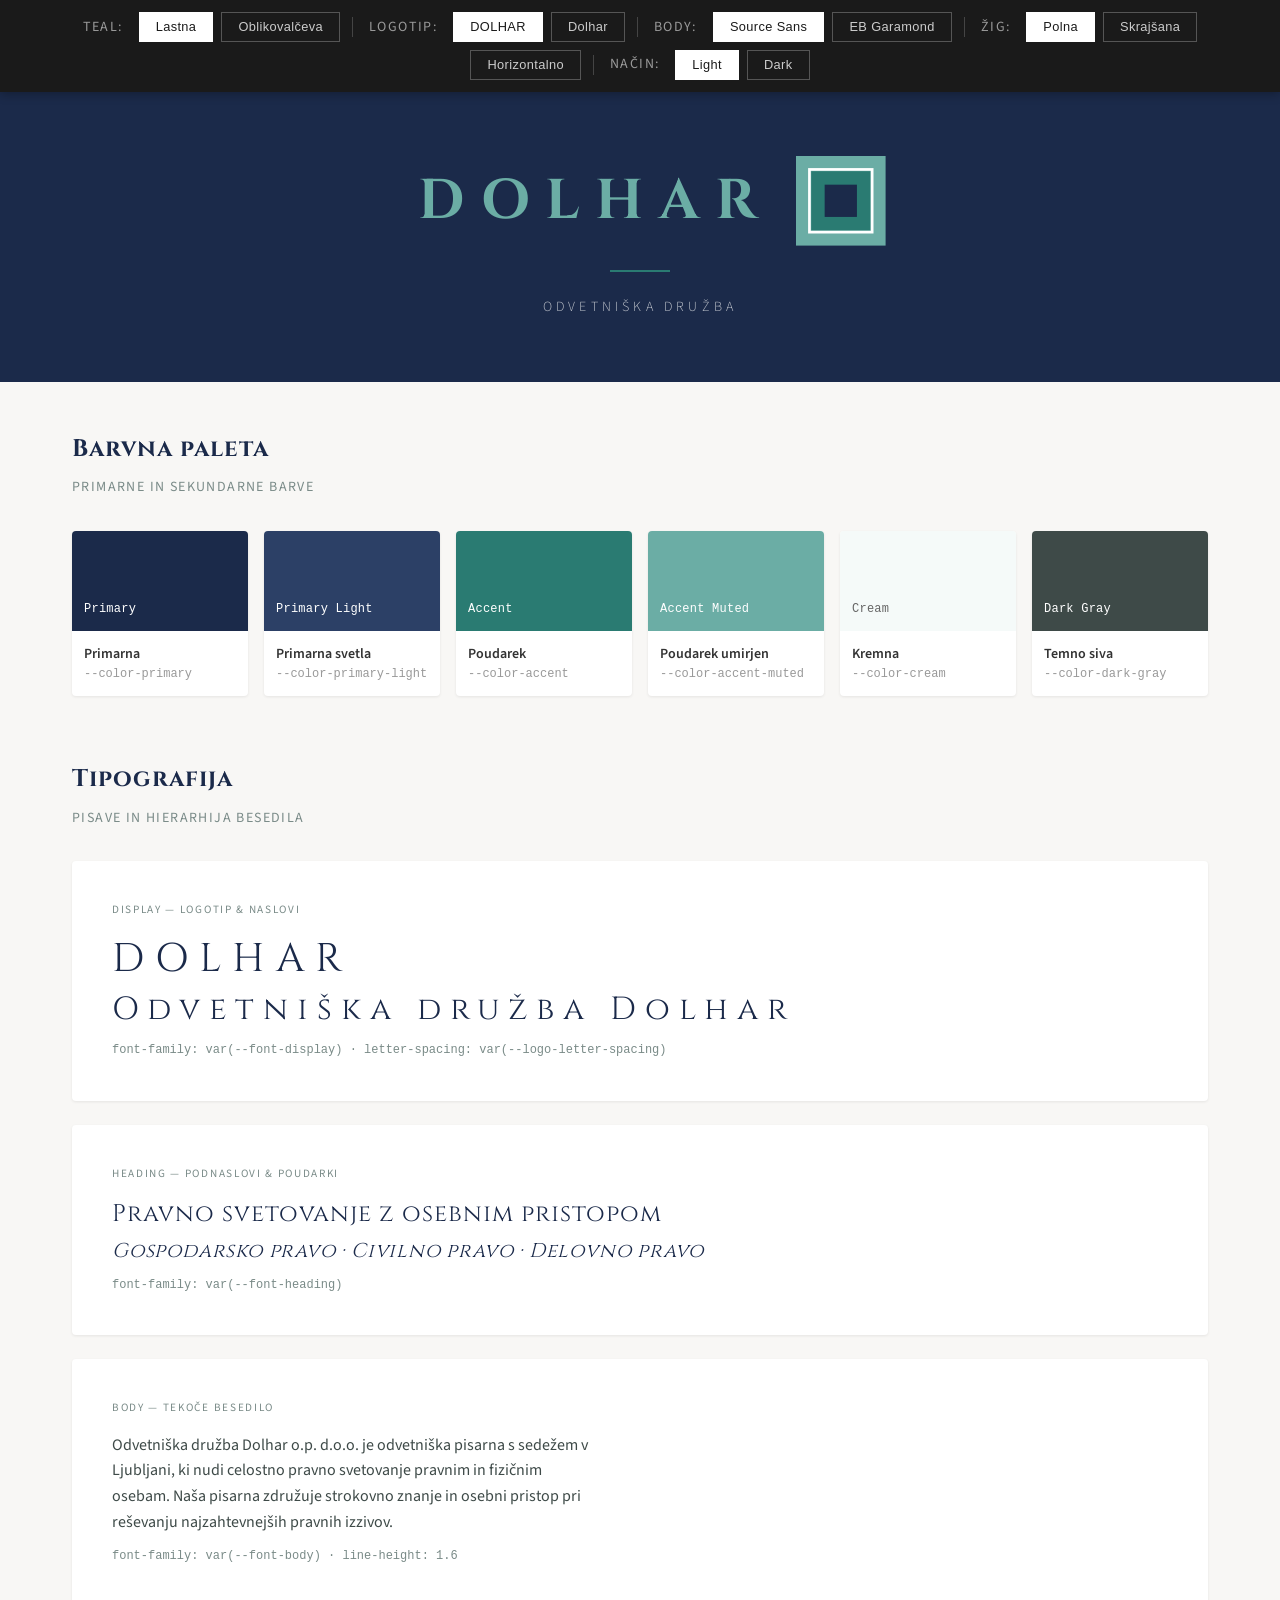
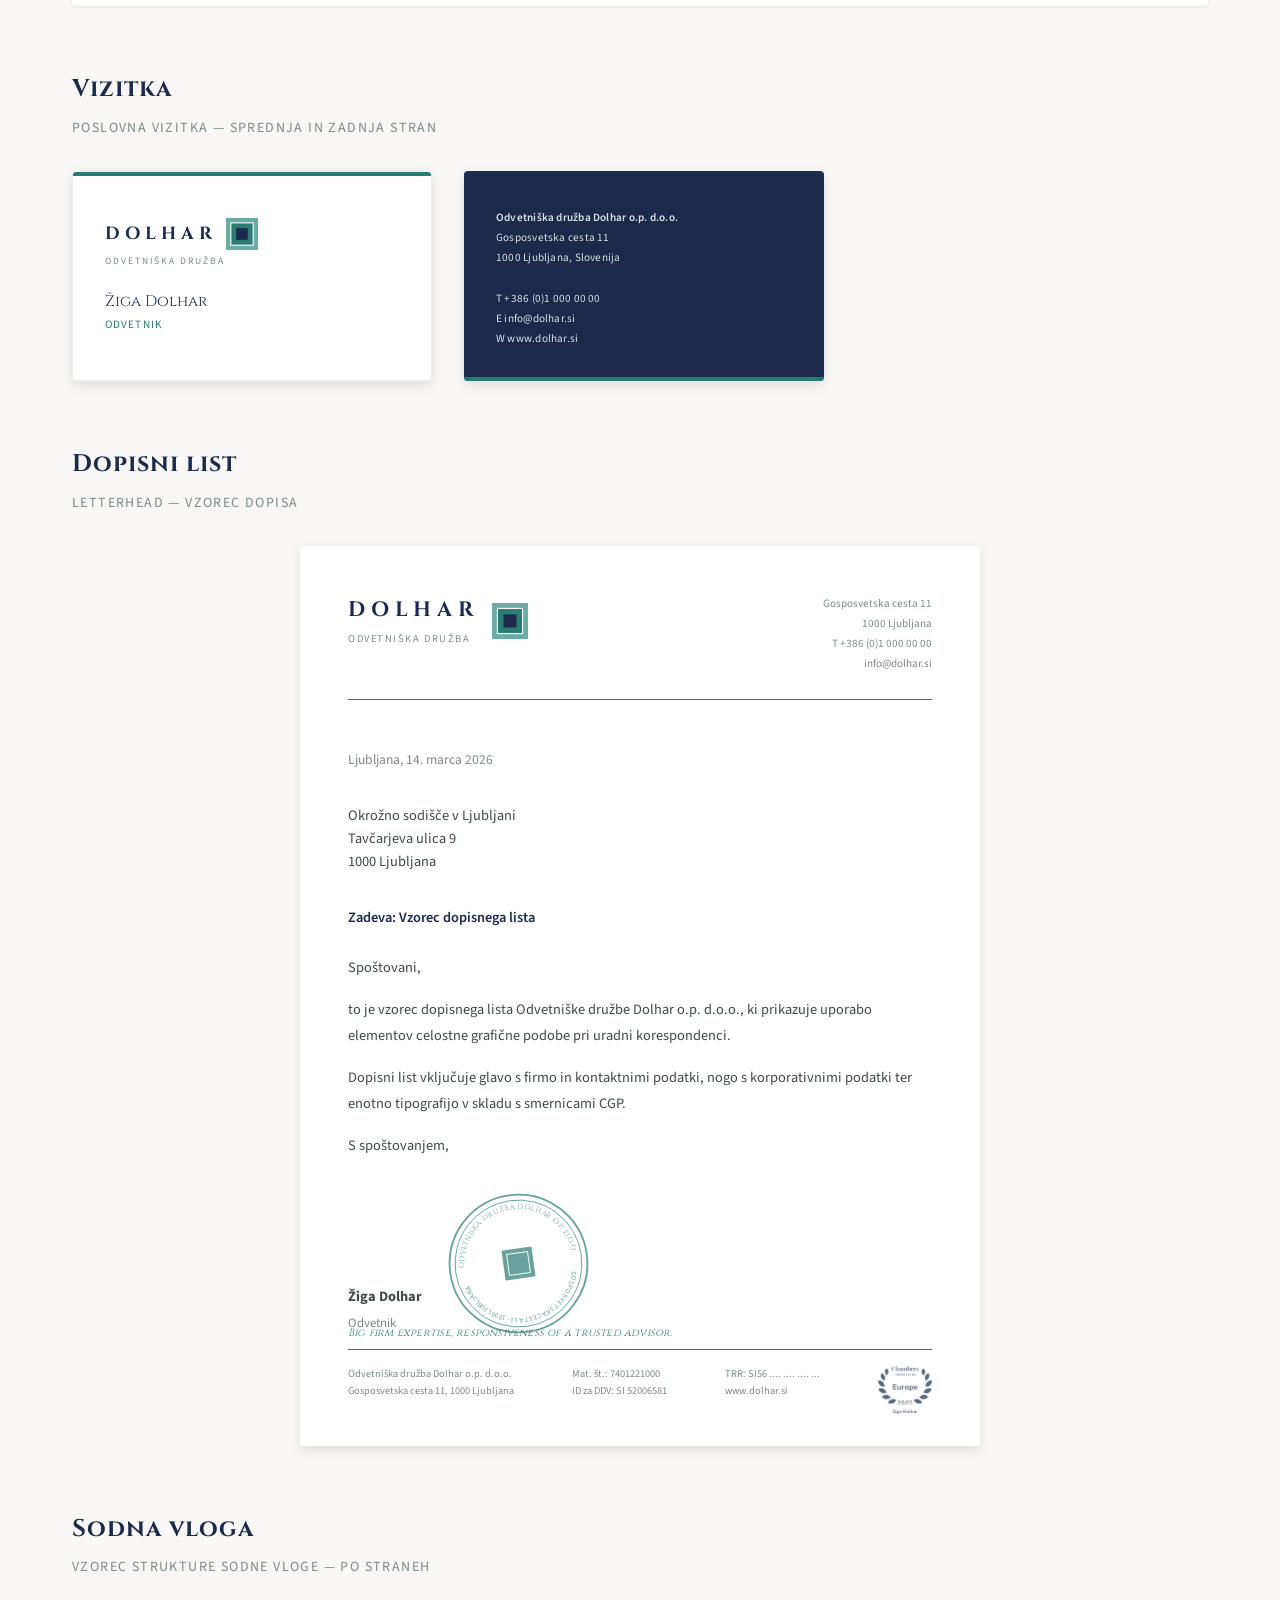
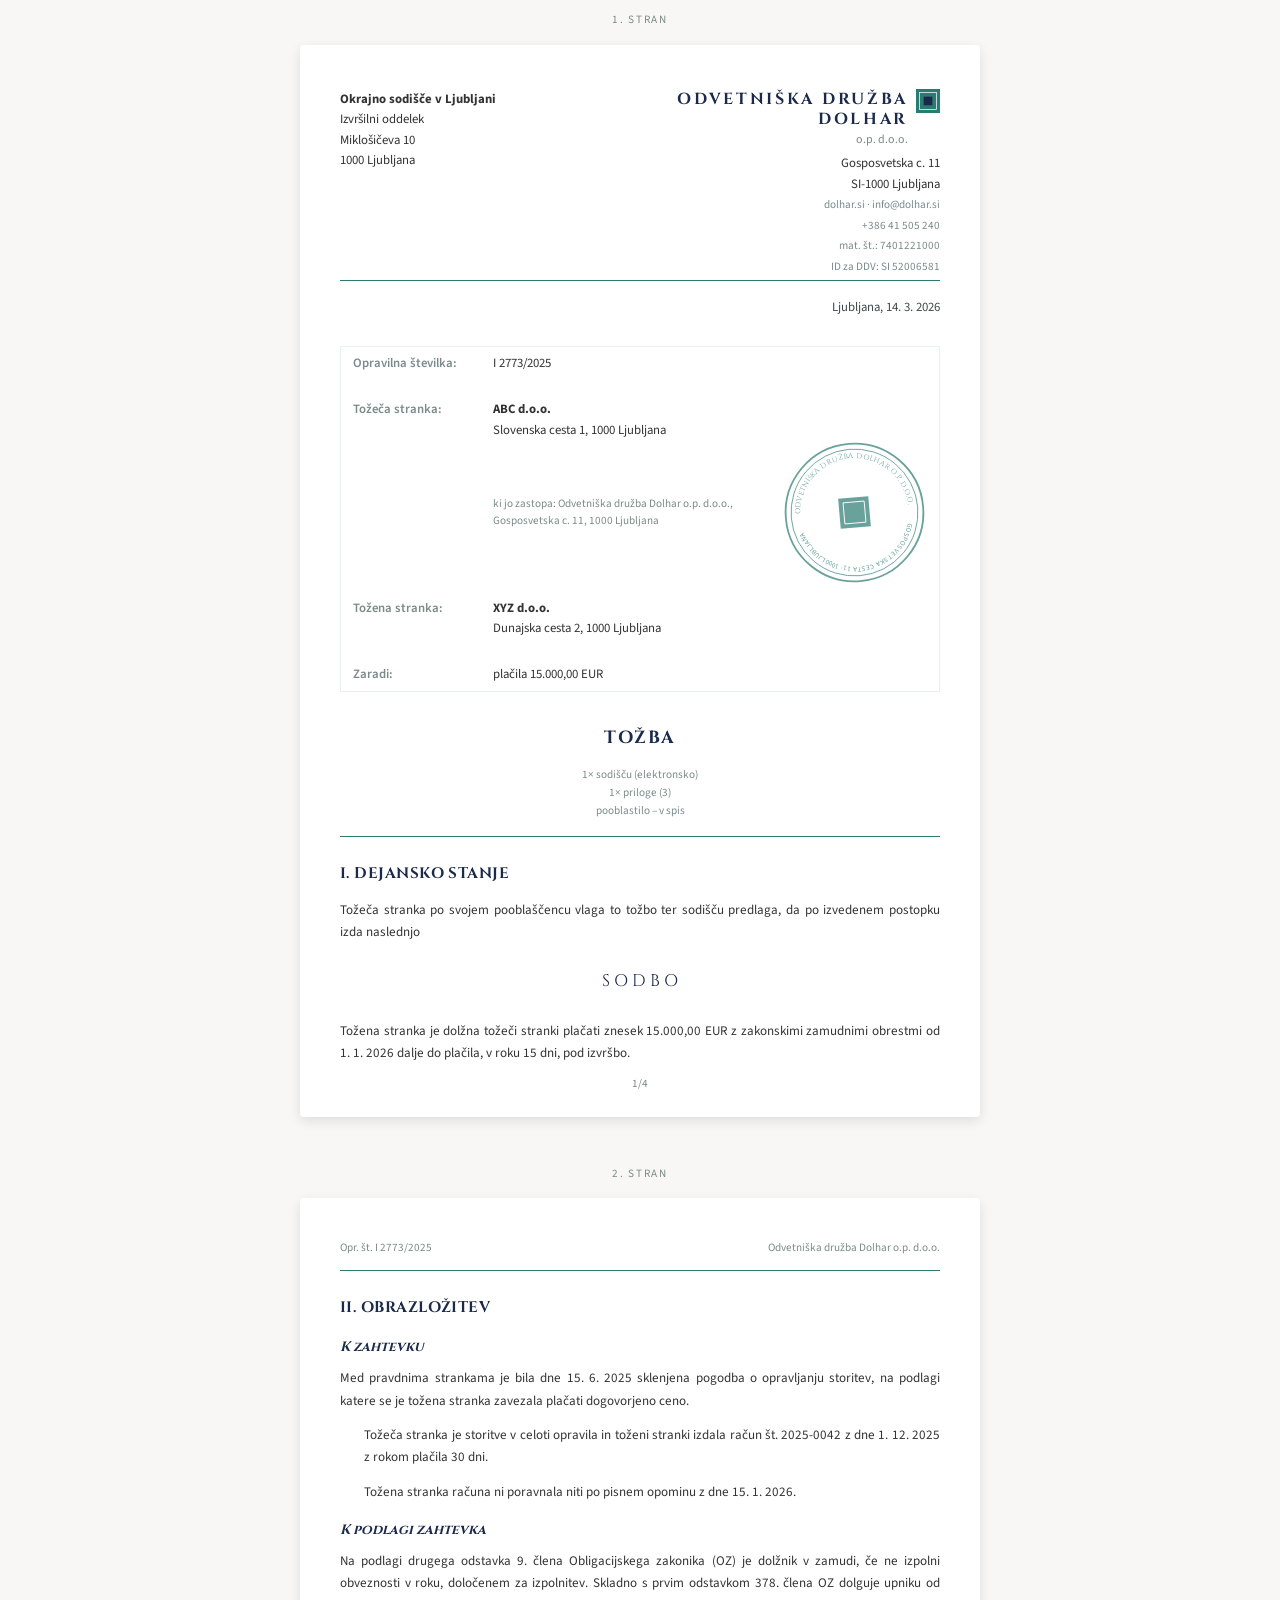
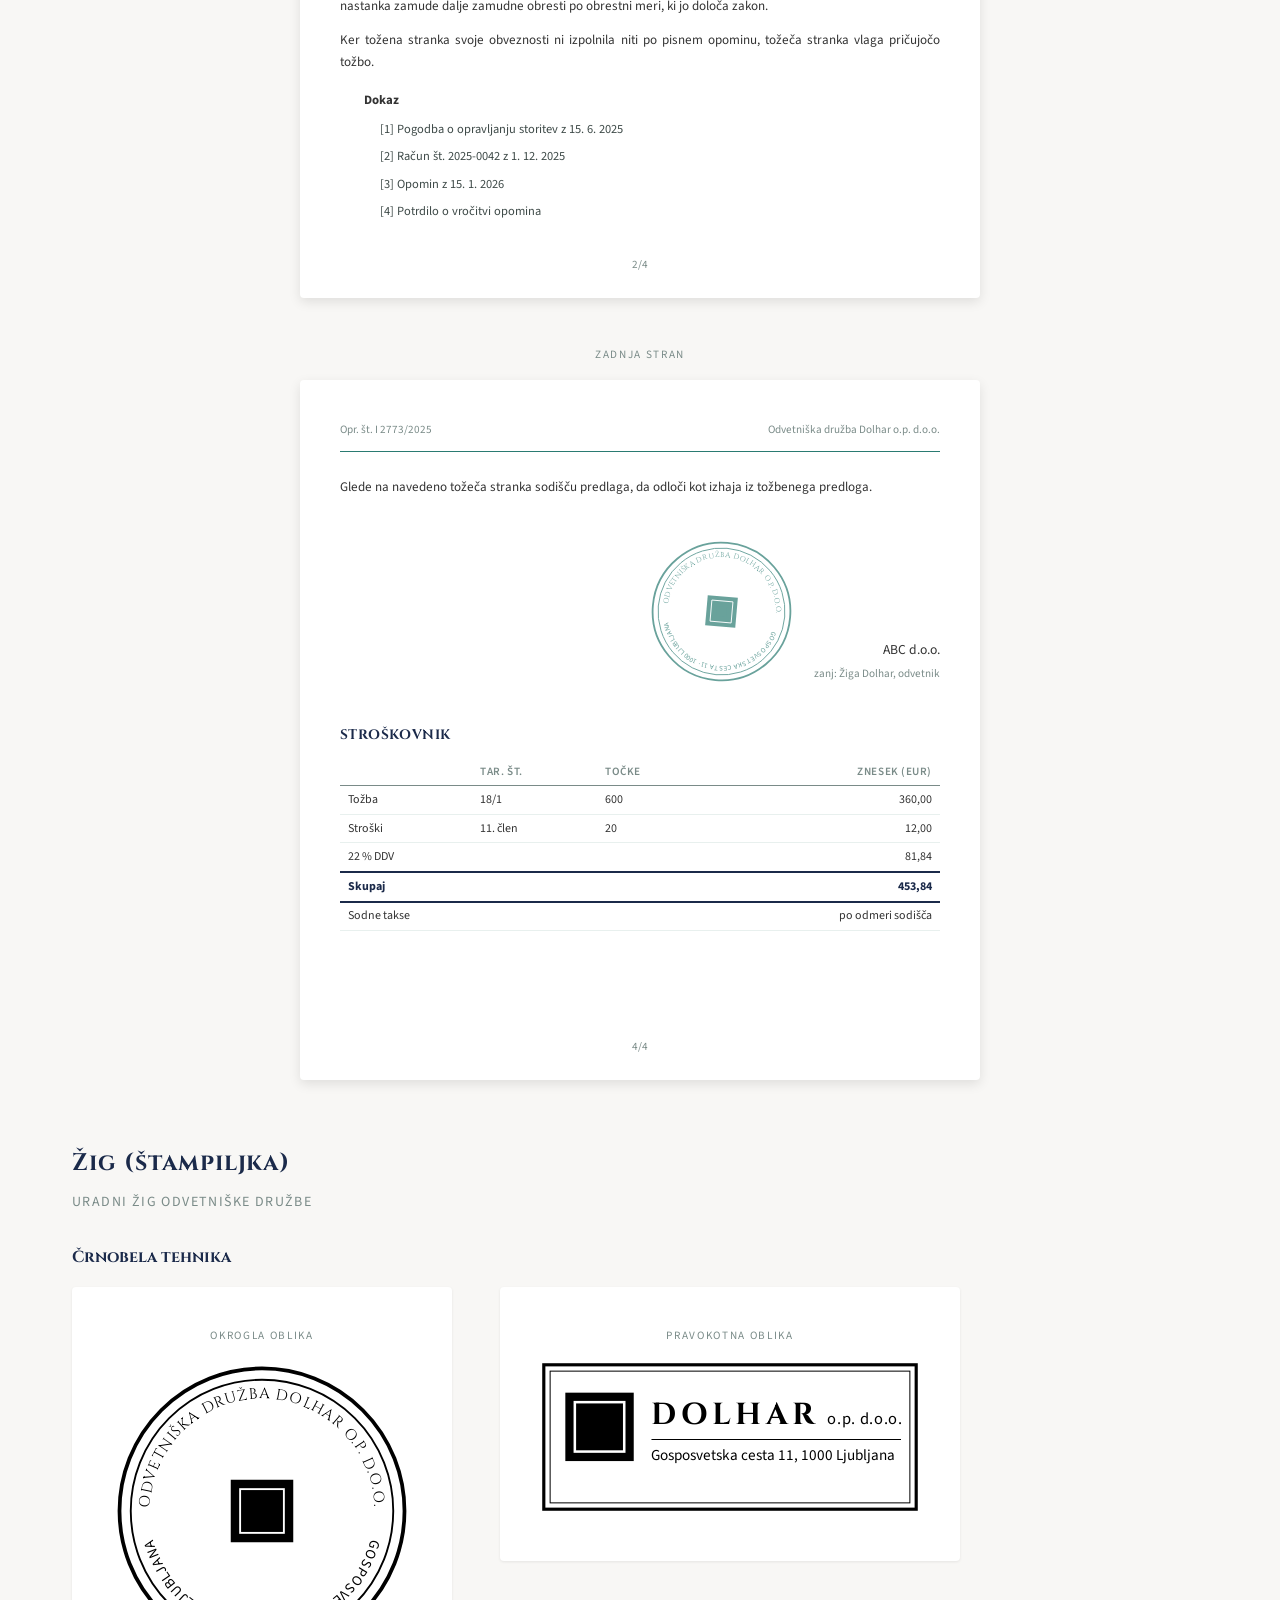
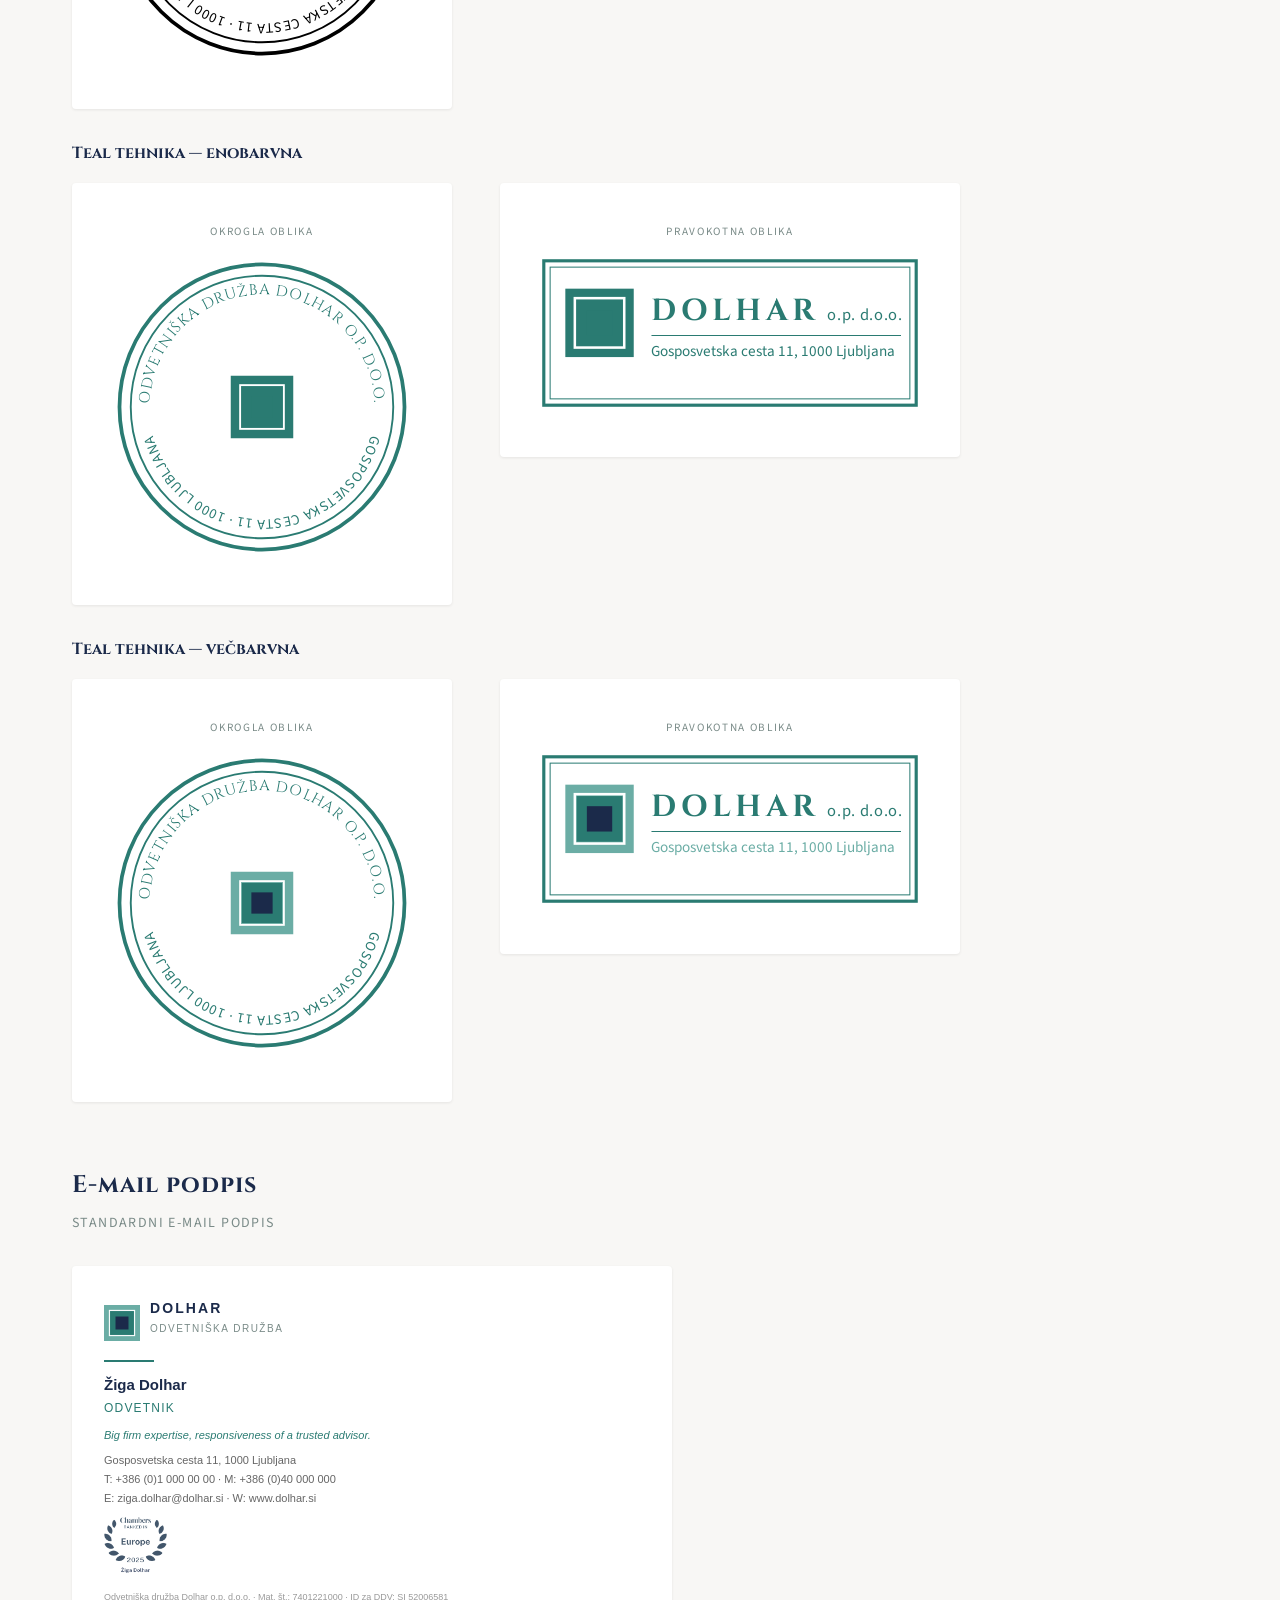
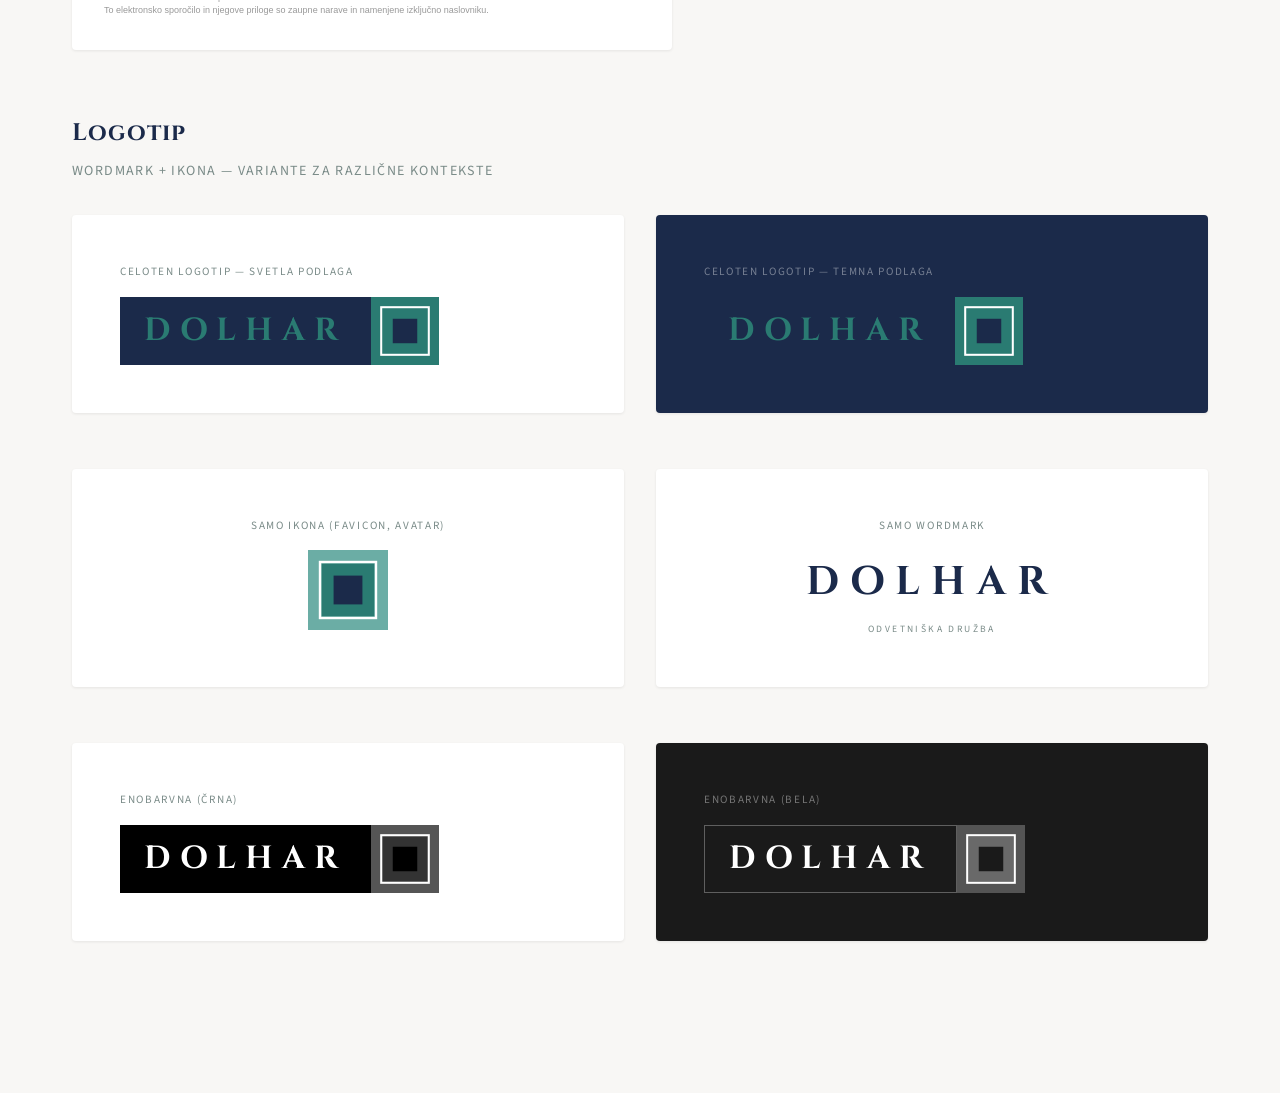
<file: Sample6/website/index.html>
<!DOCTYPE html>
<html lang="sl" data-theme="classic-teal" data-teal="custom" data-mode="light" data-typo="cinzel" data-logocase="upper">
<head>
  <meta charset="UTF-8">
  <meta name="viewport" content="width=device-width, initial-scale=1.0">
  <title>Dolhar — Celostna grafična podoba</title>

  <!-- Google Fonts -->
  <link rel="preconnect" href="https://fonts.googleapis.com">
  <link rel="preconnect" href="https://fonts.gstatic.com" crossorigin>
  <link href="https://fonts.googleapis.com/css2?family=Cinzel:wght@400;500;600;700;900&family=EB+Garamond:ital,wght@0,400;0,500;0,600;0,700;1,400&family=Source+Sans+3:ital,wght@0,300;0,400;0,600;0,700;1,400&display=swap" rel="stylesheet">

  <link rel="icon" type="image/svg+xml" href="[data-uri]">
  <link rel="stylesheet" href="css/tokens.css">
  <link rel="stylesheet" href="css/style.css">
</head>
<body>

  <!-- Theme Switcher -->
  <nav class="theme-switcher">
    <span>Teal:</span>
    <button class="teal-btn active" data-teal="custom">Lastna</button>
    <button class="teal-btn" data-teal="designer">Oblikovalčeva</button>
    <span class="switcher-divider"></span>
    <span>Logotip:</span>
    <button class="logocase-btn active" data-logocase="upper">DOLHAR</button>
    <button class="logocase-btn" data-logocase="sentence">Dolhar</button>
    <span class="switcher-divider"></span>
    <span>Body:</span>
    <button class="bodyfont-btn active" data-bodyfont="sans">Source Sans</button>
    <button class="bodyfont-btn" data-bodyfont="serif">EB Garamond</button>
    <span class="switcher-divider"></span>
    <span>Žig:</span>
    <button class="stampfirm-btn active" data-stampfirm="full">Polna</button>
    <button class="stampfirm-btn" data-stampfirm="short">Skrajšana</button>
    <button class="stampfirm-btn" data-stampfirm="horiz">Horizontalno</button>
    <span class="switcher-divider"></span>
    <span>Način:</span>
    <button class="mode-btn active" data-mode="light">Light</button>
    <button class="mode-btn" data-mode="dark">Dark</button>
  </nav>

  <!-- ======================== HERO ======================== -->
  <!-- Varianta A: Širok banner (navy ozadje) -->
  <div class="hero hero-full">
    <div class="logo-lockup hero-logo">
      <div class="logo-wordmark-area">
        <div class="wordmark">Dolhar</div>
      </div>
      <div class="logo-icon-area">
        <svg class="logo-icon" viewBox="0 0 100 100" xmlns="http://www.w3.org/2000/svg">
          <rect width="100" height="100" fill="var(--color-accent-muted)"/>
          <rect x="17" y="17" width="66" height="66" fill="var(--color-accent)"/>
          <rect x="15" y="15" width="70" height="70" fill="none" stroke="#fff" stroke-width="3"/>
          <rect x="32" y="32" width="36" height="36" fill="var(--color-primary)"/>
        </svg>
      </div>
    </div>
    <div class="divider"></div>
    <div class="firm-type">Odvetniška družba</div>
  </div>

  <!-- Ozek banner — prikaže se ob scrollu -->
  <div class="hero hero-slim">
    <div class="hero-slim-inner">
      <svg class="hero-slim-icon" viewBox="0 0 100 100" xmlns="http://www.w3.org/2000/svg">
        <rect width="100" height="100" fill="var(--color-accent-muted)"/>
        <rect x="17" y="17" width="66" height="66" fill="var(--color-accent)"/>
        <rect x="15" y="15" width="70" height="70" fill="none" stroke="#fff" stroke-width="3"/>
        <rect x="32" y="32" width="36" height="36" fill="var(--color-primary)"/>
      </svg>
      <div class="hero-slim-text">
        <div class="hero-slim-wordmark logo-case">Dolhar</div>
        <div class="hero-slim-rule"></div>
        <div class="hero-slim-subtitle">Odvetniška družba</div>
      </div>
    </div>
  </div>

  <div class="page">

    <!-- ======================== BARVNA PALETA ======================== -->
    <section id="barve">
      <h2 class="section-title">Barvna paleta</h2>
      <p class="section-subtitle">Primarne in sekundarne barve</p>

      <div class="color-grid">
        <div class="color-swatch">
          <div class="swatch-color" style="background: var(--color-primary);">
            <span style="color: #fff;">Primary</span>
          </div>
          <div class="swatch-info">
            <div class="swatch-name">Primarna</div>
            <div class="swatch-var">--color-primary</div>
          </div>
        </div>

        <div class="color-swatch">
          <div class="swatch-color" style="background: var(--color-primary-light);">
            <span style="color: #fff;">Primary Light</span>
          </div>
          <div class="swatch-info">
            <div class="swatch-name">Primarna svetla</div>
            <div class="swatch-var">--color-primary-light</div>
          </div>
        </div>

        <div class="color-swatch">
          <div class="swatch-color" style="background: var(--color-accent);">
            <span style="color: #fff;">Accent</span>
          </div>
          <div class="swatch-info">
            <div class="swatch-name">Poudarek</div>
            <div class="swatch-var">--color-accent</div>
          </div>
        </div>

        <div class="color-swatch">
          <div class="swatch-color" style="background: var(--color-accent-muted);">
            <span style="color: #fff;">Accent Muted</span>
          </div>
          <div class="swatch-info">
            <div class="swatch-name">Poudarek umirjen</div>
            <div class="swatch-var">--color-accent-muted</div>
          </div>
        </div>

        <div class="color-swatch">
          <div class="swatch-color" style="background: var(--color-cream);">
            <span style="color: #666;">Cream</span>
          </div>
          <div class="swatch-info">
            <div class="swatch-name">Kremna</div>
            <div class="swatch-var">--color-cream</div>
          </div>
        </div>

        <div class="color-swatch">
          <div class="swatch-color" style="background: var(--color-dark-gray);">
            <span style="color: #fff;">Dark Gray</span>
          </div>
          <div class="swatch-info">
            <div class="swatch-name">Temno siva</div>
            <div class="swatch-var">--color-dark-gray</div>
          </div>
        </div>
      </div>
    </section>


    <!-- ======================== TIPOGRAFIJA ======================== -->
    <section id="tipografija">
      <h2 class="section-title">Tipografija</h2>
      <p class="section-subtitle">Pisave in hierarhija besedila</p>

      <div class="type-specimen">
        <div class="type-label">Display — Logotip & naslovi</div>
        <div class="type-sample-display logo-case">Dolhar</div>
        <div class="type-sample-display" style="font-size: var(--text-3xl); text-transform: none;">Odvetniška družba Dolhar</div>
        <div class="type-meta">font-family: var(--font-display) · letter-spacing: var(--logo-letter-spacing)</div>
      </div>

      <div class="type-specimen">
        <div class="type-label">Heading — Podnaslovi & poudarki</div>
        <div class="type-sample-heading">Pravno svetovanje z osebnim pristopom</div>
        <div class="type-sample-heading" style="font-style: italic; font-size: var(--text-xl);">Gospodarsko pravo · Civilno pravo · Delovno pravo</div>
        <div class="type-meta">font-family: var(--font-heading)</div>
      </div>

      <div class="type-specimen">
        <div class="type-label">Body — Tekoče besedilo</div>
        <div class="type-sample-body">
          Odvetniška družba Dolhar o.p. d.o.o. je odvetniška pisarna s sedežem v Ljubljani,
          ki nudi celostno pravno svetovanje pravnim in fizičnim osebam. Naša pisarna združuje
          strokovno znanje in osebni pristop pri reševanju najzahtevnejših pravnih izzivov.
        </div>
        <div class="type-meta">font-family: var(--font-body) · line-height: 1.6</div>
      </div>
    </section>


    <!-- ======================== VIZITKA ======================== -->
    <section id="vizitka">
      <h2 class="section-title">Vizitka</h2>
      <p class="section-subtitle">Poslovna vizitka — sprednja in zadnja stran</p>

      <div class="card-container">
        <div class="business-card front">
          <div class="card-logo-row">
            <div class="card-firm">Dolhar</div>
            <svg class="card-icon" viewBox="0 0 100 100" xmlns="http://www.w3.org/2000/svg">
              <rect width="100" height="100" fill="var(--color-accent-muted)"/>
              <rect x="17" y="17" width="66" height="66" fill="var(--color-accent)"/>
              <rect x="15" y="15" width="70" height="70" fill="none" stroke="#fff" stroke-width="3"/>
              <rect x="32" y="32" width="36" height="36" fill="var(--color-primary)"/>
            </svg>
          </div>
          <div class="card-type">Odvetniška družba</div>
          <div class="card-name">Žiga Dolhar</div>
          <div class="card-title">Odvetnik</div>
        </div>

        <div class="business-card back">
          <div class="card-detail">
            <strong>Odvetniška družba Dolhar o.p. d.o.o.</strong><br>
            Gosposvetska cesta 11<br>
            1000 Ljubljana, Slovenija<br><br>
            T +386 (0)1 000 00 00<br>
            E info@dolhar.si<br>
            W www.dolhar.si
          </div>
        </div>
      </div>
    </section>


    <!-- ======================== DOPISNI LIST ======================== -->
    <section id="dopisni-list">
      <h2 class="section-title">Dopisni list</h2>
      <p class="section-subtitle">Letterhead — vzorec dopisa</p>

      <div class="letterhead-mock">
        <div class="lh-header">
          <div class="lh-logo-row">
            <div>
              <div class="lh-firm">Dolhar</div>
              <div class="lh-firm-sub">Odvetniška družba</div>
            </div>
            <svg class="lh-icon" viewBox="0 0 100 100" xmlns="http://www.w3.org/2000/svg">
              <rect width="100" height="100" fill="var(--color-accent-muted)"/>
              <rect x="17" y="17" width="66" height="66" fill="var(--color-accent)"/>
              <rect x="15" y="15" width="70" height="70" fill="none" stroke="#fff" stroke-width="3"/>
              <rect x="32" y="32" width="36" height="36" fill="var(--color-primary)"/>
            </svg>
          </div>
          <div class="lh-contact">
            Gosposvetska cesta 11<br>
            1000 Ljubljana<br>
            T +386 (0)1 000 00 00<br>
            info@dolhar.si
          </div>
        </div>

        <div class="lh-body">
          <div class="lh-date">Ljubljana, 14. marca 2026</div>

          <div class="lh-recipient">
            Okrožno sodišče v Ljubljani<br>
            Tavčarjeva ulica 9<br>
            1000 Ljubljana
          </div>

          <div class="lh-subject">Zadeva: Vzorec dopisnega lista</div>

          <p>Spoštovani,</p>

          <p>
            to je vzorec dopisnega lista Odvetniške družbe Dolhar o.p. d.o.o.,
            ki prikazuje uporabo elementov celostne grafične podobe pri uradni
            korespondenci.
          </p>

          <p>
            Dopisni list vključuje glavo s firmo in kontaktnimi podatki,
            nogo s korporativnimi podatki ter enotno tipografijo v skladu
            s smernicami CGP.
          </p>

          <p>S spoštovanjem,</p>
          <div style="margin-top: 2rem; display: flex; align-items: flex-end; gap: 1.5rem;">
            <div>
              <strong>Žiga Dolhar</strong><br>
              <span style="font-size: 0.8rem; color: var(--color-mid-gray);">Odvetnik</span>
            </div>
            <svg viewBox="0 0 240 240" xmlns="http://www.w3.org/2000/svg" style="width: 145px; height: 145px; opacity: 0.7; transform: rotate(-8deg);">
              <circle cx="120" cy="120" r="114" fill="none" stroke="var(--color-accent)" stroke-width="3"/>
              <circle cx="120" cy="120" r="105" fill="none" stroke="var(--color-accent)" stroke-width="1.5"/>
              <defs>
                <path id="topArcLH" d="M 30,120 a 90,90 0 1,1 180,0" fill="none"/>
                <path id="bottomArcLH" d="M 210,120 a 90,90 0 1,1 -180,0" fill="none"/>
              </defs>
              <text class="stamp-firm-text" font-family="var(--font-body)" font-size="13" fill="var(--color-accent)" letter-spacing="0.1em">
                <textPath href="#topArcLH" startOffset="50%" text-anchor="middle">ODVETNIŠKA DRUŽBA DOLHAR O.P. D.O.O.</textPath>
              </text>
              <text class="stamp-firm-horiz" font-family="var(--font-body)" font-size="18" fill="var(--color-accent)" letter-spacing="0.1em" text-anchor="middle" x="120" y="80" display="none" class="stamp-wordmark">DOLHAR<tspan font-family="var(--font-body)" font-size="11" font-weight="400" letter-spacing="0.04em" dx="4">o.p. d.o.o.</tspan></text>
              <text font-family="var(--font-body)" font-size="11.5" fill="var(--color-accent)" letter-spacing="0.05em">
                <textPath href="#bottomArcLH" startOffset="50%" text-anchor="middle">GOSPOSVETSKA CESTA 11 · 1000 LJUBLJANA</textPath>
              </text>
              <rect x="95" y="95" width="50" height="50" fill="var(--color-accent)"/>
              <rect x="102.5" y="102.5" width="35" height="35" fill="none" stroke="#fff" stroke-width="1.5"/>
              <rect x="111.5" y="111.5" width="17" height="17" fill="var(--color-accent)"/>
            </svg>
          </div>
        </div>

        <div class="lh-motto">
          Big firm expertise, responsiveness of a trusted advisor.
        </div>

        <div class="lh-footer">
          <div>
            Odvetniška družba Dolhar o.p. d.o.o.<br>
            Gosposvetska cesta 11, 1000 Ljubljana
          </div>
          <div>
            Mat. št.: 7401221000<br>
            ID za DDV: SI 52006581
          </div>
          <div>
            TRR: SI56 .... .... .... ...<br>
            www.dolhar.si
          </div>
          <div class="lh-chambers">
            <img src="assets/images/Chambers-2025.png" alt="Chambers Ranked in Europe 2025" class="chambers-badge">
          </div>
        </div>
      </div>
    </section>


    <!-- ======================== SODNA VLOGA ======================== -->
    <section id="sodna-vloga">
      <h2 class="section-title">Sodna vloga</h2>
      <p class="section-subtitle">Vzorec strukture sodne vloge — po straneh</p>

      <div class="cf-pages">

        <!-- ——— 1. STRAN ——— -->
        <div class="cf-page-label">1. stran</div>
        <div class="court-filing-mock">
          <!-- Glava: tabela sodišče ↔ odvetnik -->
          <table class="cf-header-table">
            <tr>
              <td class="cf-court-cell">
                <strong>Okrajno sodišče v Ljubljani</strong><br>
                Izvršilni oddelek<br>
                Miklošičeva 10<br>
                1000 Ljubljana
              </td>
              <td class="cf-attorney-cell">
                <div class="cf-attorney-logo">
                  <div>
                    <div class="cf-firm">Odvetniška družba Dolhar</div>
                    <div class="cf-firm-detail">o.p. d.o.o.</div>
                  </div>
                  <svg class="cf-icon" viewBox="0 0 100 100" xmlns="http://www.w3.org/2000/svg">
                    <rect width="100" height="100" fill="var(--color-accent)"/>
                    <rect x="15" y="15" width="70" height="70" fill="none" stroke="#fff" stroke-width="3"/>
                    <rect x="32" y="32" width="36" height="36" fill="var(--color-primary)"/>
                  </svg>
                </div>
                Gosposvetska c. 11<br>
                SI-1000 Ljubljana<br>
                <span class="cf-small">
                  dolhar.si · info@dolhar.si<br>
                  +386 41 505 240<br>
                  mat. št.: 7401221000<br>
                  ID za DDV: SI 52006581
                </span>
              </td>
            </tr>
            <tr>
              <td class="cf-date-cell" colspan="2" style="text-align: right;">Ljubljana, 14. 3. 2026</td>
            </tr>
          </table>

          <!-- Podatki o zadevi -->
          <table class="cf-case-table">
            <tr>
              <td class="cf-label">Opravilna številka:</td>
              <td>I 2773/2025</td>
            </tr>
            <tr><td colspan="2" style="height: 0.5rem;"></td></tr>
            <tr>
              <td class="cf-label">Tožeča stranka:</td>
              <td>
                <strong>ABC d.o.o.</strong><br>
                Slovenska cesta 1, 1000 Ljubljana<br>
                <span class="cf-small" style="display: inline-flex; align-items: center; gap: 0.5rem;">
                  ki jo zastopa: Odvetniška družba Dolhar o.p. d.o.o., Gosposvetska c. 11, 1000 Ljubljana
                  <svg viewBox="0 0 240 240" xmlns="http://www.w3.org/2000/svg" style="width: 145px; height: 145px; opacity: 0.7; transform: rotate(-5deg); flex-shrink: 0;">
                    <circle cx="120" cy="120" r="114" fill="none" stroke="var(--color-accent)" stroke-width="3"/>
                    <circle cx="120" cy="120" r="105" fill="none" stroke="var(--color-accent)" stroke-width="1.5"/>
                    <defs><path id="topArcCF1" d="M 30,120 a 90,90 0 1,1 180,0" fill="none"/><path id="bottomArcCF1" d="M 210,120 a 90,90 0 1,1 -180,0" fill="none"/></defs>
                    <text class="stamp-firm-text" font-family="var(--font-body)" font-size="13" fill="var(--color-accent)" letter-spacing="0.1em"><textPath href="#topArcCF1" startOffset="50%" text-anchor="middle">ODVETNIŠKA DRUŽBA DOLHAR O.P. D.O.O.</textPath></text>
                    <text class="stamp-firm-horiz" font-family="var(--font-body)" font-size="18" fill="var(--color-accent)" letter-spacing="0.1em" text-anchor="middle" x="120" y="80" display="none" class="stamp-wordmark">DOLHAR<tspan font-family="var(--font-body)" font-size="11" font-weight="400" letter-spacing="0.04em" dx="4">o.p. d.o.o.</tspan></text>
                    <text font-family="var(--font-body)" font-size="11.5" fill="var(--color-accent)" letter-spacing="0.05em"><textPath href="#bottomArcCF1" startOffset="50%" text-anchor="middle">GOSPOSVETSKA CESTA 11 · 1000 LJUBLJANA</textPath></text>
                    <rect x="95" y="95" width="50" height="50" fill="var(--color-accent)"/>
                    <rect x="102.5" y="102.5" width="35" height="35" fill="none" stroke="#fff" stroke-width="1.5"/>
                    <rect x="111.5" y="111.5" width="17" height="17" fill="var(--color-accent)"/>
                  </svg>
                </span>
              </td>
            </tr>
            <tr>
              <td class="cf-label">Tožena stranka:</td>
              <td>
                <strong>XYZ d.o.o.</strong><br>
                Dunajska cesta 2, 1000 Ljubljana
              </td>
            </tr>
            <tr><td colspan="2" style="height: 0.5rem;"></td></tr>
            <tr>
              <td class="cf-label">Zaradi:</td>
              <td>plačila 15.000,00 EUR</td>
            </tr>
          </table>

          <!-- Naslov vloge -->
          <div class="cf-filing-title">
            Tožba<br>
            <span class="cf-filing-copies">1× sodišču (elektronsko)<br>1× priloge (3)<br>pooblastilo – v spis</span>
          </div>

          <!-- Začetek vsebine -->
          <div class="cf-body">
            <div class="cf-h1">I. Dejansko stanje</div>
            <p class="cf-l1">
              Tožeča stranka po svojem pooblaščencu vlaga to tožbo ter sodišču predlaga,
              da po izvedenem postopku izda naslednjo
            </p>
            <p style="text-align: center; font-family: var(--font-heading); font-size: 1.05rem; color: var(--color-primary); margin: 1.5rem 0;">
              S O D B O
            </p>
            <p class="cf-l1">
              Tožena stranka je dolžna tožeči stranki plačati znesek 15.000,00 EUR z zakonskimi
              zamudnimi obrestmi od 1. 1. 2026 dalje do plačila, v roku 15 dni, pod izvršbo.
            </p>
          </div>

          <div class="cf-page-number">1/4</div>
        </div>

        <!-- ——— 2. STRAN ——— -->
        <div class="cf-page-label">2. stran</div>
        <div class="court-filing-mock cf-continuation">
          <div class="cf-continuation-header">
            <span>Opr. št. I 2773/2025</span>
            <span>Odvetniška družba Dolhar o.p. d.o.o.</span>
          </div>

          <div class="cf-body">
            <div class="cf-h1">II. Obrazložitev</div>
            <div class="cf-h3">K zahtevku</div>
            <p class="cf-l1">
              Med pravdnima strankama je bila dne 15. 6. 2025 sklenjena pogodba o opravljanju
              storitev, na podlagi katere se je tožena stranka zavezala plačati dogovorjeno ceno.
            </p>
            <p class="cf-l2">
              Tožeča stranka je storitve v celoti opravila in toženi stranki izdala račun
              št. 2025-0042 z dne 1. 12. 2025 z rokom plačila 30 dni.
            </p>
            <p class="cf-l2">
              Tožena stranka računa ni poravnala niti po pisnem opominu z dne 15. 1. 2026.
            </p>

            <div class="cf-h3">K podlagi zahtevka</div>
            <p class="cf-l1">
              Na podlagi drugega odstavka 9. člena Obligacijskega zakonika (OZ) je dolžnik v zamudi,
              če ne izpolni obveznosti v roku, določenem za izpolnitev. Skladno s prvim odstavkom
              378. člena OZ dolguje upniku od nastanka zamude dalje zamudne obresti po obrestni meri,
              ki jo določa zakon.
            </p>
            <p class="cf-l1">
              Ker tožena stranka svoje obveznosti ni izpolnila niti po pisnem opominu, tožeča stranka
              vlaga pričujočo tožbo.
            </p>

            <!-- Dokazni predlog -->
            <div class="cf-evidence-title">Dokaz</div>
            <div class="cf-evidence-item">[1] Pogodba o opravljanju storitev z 15. 6. 2025</div>
            <div class="cf-evidence-item">[2] Račun št. 2025-0042 z 1. 12. 2025</div>
            <div class="cf-evidence-item">[3] Opomin z 15. 1. 2026</div>
            <div class="cf-evidence-item">[4] Potrdilo o vročitvi opomina</div>
          </div>

          <div class="cf-page-number">2/4</div>
        </div>

        <!-- ——— ZADNJA STRAN ——— -->
        <div class="cf-page-label">Zadnja stran</div>
        <div class="court-filing-mock cf-continuation">
          <div class="cf-continuation-header">
            <span>Opr. št. I 2773/2025</span>
            <span>Odvetniška družba Dolhar o.p. d.o.o.</span>
          </div>

          <div class="cf-body">
            <p class="cf-l1">
              Glede na navedeno tožeča stranka sodišču predlaga, da odloči kot izhaja iz tožbenega
              predloga.
            </p>
          </div>

          <!-- Podpis -->
          <div class="cf-signature" style="display: flex; align-items: flex-end; justify-content: flex-end; gap: 1.25rem;">
            <svg viewBox="0 0 240 240" xmlns="http://www.w3.org/2000/svg" style="width: 145px; height: 145px; opacity: 0.7; transform: rotate(5deg);">
              <circle cx="120" cy="120" r="114" fill="none" stroke="var(--color-accent)" stroke-width="3"/>
              <circle cx="120" cy="120" r="105" fill="none" stroke="var(--color-accent)" stroke-width="1.5"/>
              <defs>
                <path id="topArcCF" d="M 30,120 a 90,90 0 1,1 180,0" fill="none"/>
                <path id="bottomArcCF" d="M 210,120 a 90,90 0 1,1 -180,0" fill="none"/>
              </defs>
              <text class="stamp-firm-text" font-family="var(--font-body)" font-size="13" fill="var(--color-accent)" letter-spacing="0.1em">
                <textPath href="#topArcCF" startOffset="50%" text-anchor="middle">ODVETNIŠKA DRUŽBA DOLHAR O.P. D.O.O.</textPath>
              </text>
              <text class="stamp-firm-horiz" font-family="var(--font-body)" font-size="18" fill="var(--color-accent)" letter-spacing="0.1em" text-anchor="middle" x="120" y="80" display="none" class="stamp-wordmark">DOLHAR<tspan font-family="var(--font-body)" font-size="11" font-weight="400" letter-spacing="0.04em" dx="4">o.p. d.o.o.</tspan></text>
              <text font-family="var(--font-body)" font-size="11.5" fill="var(--color-accent)" letter-spacing="0.05em">
                <textPath href="#bottomArcCF" startOffset="50%" text-anchor="middle">GOSPOSVETSKA CESTA 11 · 1000 LJUBLJANA</textPath>
              </text>
              <rect x="95" y="95" width="50" height="50" fill="var(--color-accent)"/>
              <rect x="102.5" y="102.5" width="35" height="35" fill="none" stroke="#fff" stroke-width="1.5"/>
              <rect x="111.5" y="111.5" width="17" height="17" fill="var(--color-accent)"/>
            </svg>
            <div>
              ABC d.o.o.<br>
              <span class="cf-small">zanj: Žiga Dolhar, odvetnik</span>
            </div>
          </div>

          <!-- Stroškovnik -->
          <div class="cf-costs-title">Stroškovnik</div>
          <table class="cf-costs-table">
            <thead>
              <tr>
                <th></th>
                <th>Tar. št.</th>
                <th>Točke</th>
                <th>Znesek (EUR)</th>
              </tr>
            </thead>
            <tbody>
              <tr>
                <td>Tožba</td>
                <td>18/1</td>
                <td>600</td>
                <td>360,00</td>
              </tr>
              <tr>
                <td>Stroški</td>
                <td>11. člen</td>
                <td>20</td>
                <td>12,00</td>
              </tr>
              <tr>
                <td>22 % DDV</td>
                <td></td>
                <td></td>
                <td>81,84</td>
              </tr>
              <tr class="cf-costs-total">
                <td>Skupaj</td>
                <td></td>
                <td></td>
                <td>453,84</td>
              </tr>
              <tr>
                <td colspan="3">Sodne takse</td>
                <td>po odmeri sodišča</td>
              </tr>
            </tbody>
          </table>

          <div class="cf-page-number">4/4</div>
        </div>

      </div>
    </section>


    <!-- ======================== ŽIG / ŠTAMPILJKA ======================== -->
    <section id="zig">
      <h2 class="section-title">Žig (štampiljka)</h2>
      <p class="section-subtitle">Uradni žig odvetniške družbe</p>

      <!-- Črnobela tehnika -->
      <h3 class="stamp-group-title">Črnobela tehnika</h3>
      <div class="stamp-container">
        <div class="stamp-card">
          <div class="type-label">Okrogla oblika</div>
          <div class="stamp stamp-round">
            <svg viewBox="0 0 240 240" xmlns="http://www.w3.org/2000/svg" class="stamp-svg">
              <circle cx="120" cy="120" r="114" fill="none" stroke="#000" stroke-width="3"/>
              <circle cx="120" cy="120" r="105" fill="none" stroke="#000" stroke-width="1.5"/>
              <defs>
                <path id="topArcBW" d="M 30,120 a 90,90 0 1,1 180,0" fill="none"/>
                <path id="bottomArcBW" d="M 210,120 a 90,90 0 1,1 -180,0" fill="none"/>
              </defs>
              <text class="stamp-firm-text" font-family="var(--font-body)" font-size="13" fill="#000" letter-spacing="0.1em">
                <textPath href="#topArcBW" startOffset="50%" text-anchor="middle">ODVETNIŠKA DRUŽBA DOLHAR O.P. D.O.O.</textPath>
              </text>
              <text class="stamp-firm-horiz" font-family="var(--font-body)" font-size="18" fill="#000" letter-spacing="0.1em" text-anchor="middle" x="120" y="80" display="none" class="stamp-wordmark">DOLHAR<tspan font-family="var(--font-body)" font-size="11" font-weight="400" letter-spacing="0.04em" dx="4">o.p. d.o.o.</tspan></text>
              <text font-family="var(--font-body)" font-size="11.5" fill="#000" letter-spacing="0.05em">
                <textPath href="#bottomArcBW" startOffset="50%" text-anchor="middle">GOSPOSVETSKA CESTA 11 · 1000 LJUBLJANA</textPath>
              </text>
              <rect x="95" y="95" width="50" height="50" fill="#000"/>
              <rect x="102.5" y="102.5" width="35" height="35" fill="none" stroke="#fff" stroke-width="1.5"/>
              <rect x="111.5" y="111.5" width="17" height="17" fill="#000"/>
            </svg>
          </div>
        </div>

        <div class="stamp-card">
          <div class="type-label">Pravokotna oblika</div>
          <div class="stamp stamp-rect">
            <svg viewBox="0 0 300 120" xmlns="http://www.w3.org/2000/svg" class="stamp-svg">
              <rect x="3" y="3" width="294" height="114" fill="none" stroke="#000" stroke-width="2.5"/>
              <rect x="8" y="8" width="284" height="104" fill="none" stroke="#000" stroke-width="0.8"/>
              <rect x="20" y="25" width="54" height="54" fill="#000"/>
              <rect x="27.5" y="32.5" width="39" height="39" fill="none" stroke="#fff" stroke-width="2"/>
              <rect x="37" y="42" width="20" height="20" fill="#000"/>
              <text x="88" y="50" font-family="var(--font-display)" font-size="24" font-weight="700" fill="#000" letter-spacing="0.15em" class="stamp-wordmark">DOLHAR<tspan font-family="var(--font-body)" font-size="13" font-weight="400" letter-spacing="0.04em" dx="6">o.p. d.o.o.</tspan></text>
              <line x1="88" y1="62" x2="285" y2="62" stroke="#000" stroke-width="0.8"/>
              <text x="88" y="78" font-family="var(--font-body)" font-size="12" fill="#000">Gosposvetska cesta 11, 1000 Ljubljana</text>
            </svg>
          </div>
        </div>
      </div>

      <!-- Teal tehnika — enobarvna -->
      <h3 class="stamp-group-title">Teal tehnika — enobarvna</h3>
      <div class="stamp-container">
        <div class="stamp-card">
          <div class="type-label">Okrogla oblika</div>
          <div class="stamp stamp-round">
            <svg viewBox="0 0 240 240" xmlns="http://www.w3.org/2000/svg" class="stamp-svg">
              <circle cx="120" cy="120" r="114" fill="none" stroke="var(--color-accent)" stroke-width="3"/>
              <circle cx="120" cy="120" r="105" fill="none" stroke="var(--color-accent)" stroke-width="1.5"/>
              <defs>
                <path id="topArcTM" d="M 30,120 a 90,90 0 1,1 180,0" fill="none"/>
                <path id="bottomArcTM" d="M 210,120 a 90,90 0 1,1 -180,0" fill="none"/>
              </defs>
              <text class="stamp-firm-text" font-family="var(--font-body)" font-size="13" fill="var(--color-accent)" letter-spacing="0.1em">
                <textPath href="#topArcTM" startOffset="50%" text-anchor="middle">ODVETNIŠKA DRUŽBA DOLHAR O.P. D.O.O.</textPath>
              </text>
              <text class="stamp-firm-horiz" font-family="var(--font-body)" font-size="18" fill="var(--color-accent)" letter-spacing="0.1em" text-anchor="middle" x="120" y="80" display="none" class="stamp-wordmark">DOLHAR<tspan font-family="var(--font-body)" font-size="11" font-weight="400" letter-spacing="0.04em" dx="4">o.p. d.o.o.</tspan></text>
              <text font-family="var(--font-body)" font-size="11.5" fill="var(--color-accent)" letter-spacing="0.05em">
                <textPath href="#bottomArcTM" startOffset="50%" text-anchor="middle">GOSPOSVETSKA CESTA 11 · 1000 LJUBLJANA</textPath>
              </text>
              <rect x="95" y="95" width="50" height="50" fill="var(--color-accent)"/>
              <rect x="102.5" y="102.5" width="35" height="35" fill="none" stroke="#fff" stroke-width="1.5"/>
              <rect x="111.5" y="111.5" width="17" height="17" fill="var(--color-accent)"/>
            </svg>
          </div>
        </div>

        <div class="stamp-card">
          <div class="type-label">Pravokotna oblika</div>
          <div class="stamp stamp-rect">
            <svg viewBox="0 0 300 120" xmlns="http://www.w3.org/2000/svg" class="stamp-svg">
              <rect x="3" y="3" width="294" height="114" fill="none" stroke="var(--color-accent)" stroke-width="2.5"/>
              <rect x="8" y="8" width="284" height="104" fill="none" stroke="var(--color-accent)" stroke-width="0.8"/>
              <rect x="20" y="25" width="54" height="54" fill="var(--color-accent)"/>
              <rect x="27.5" y="32.5" width="39" height="39" fill="none" stroke="#fff" stroke-width="2"/>
              <rect x="37" y="42" width="20" height="20" fill="var(--color-accent)"/>
              <text x="88" y="50" font-family="var(--font-display)" font-size="24" font-weight="700" fill="var(--color-accent)" letter-spacing="0.15em" class="stamp-wordmark">DOLHAR<tspan font-family="var(--font-body)" font-size="13" font-weight="400" letter-spacing="0.04em" dx="6">o.p. d.o.o.</tspan></text>
              <line x1="88" y1="62" x2="285" y2="62" stroke="var(--color-accent)" stroke-width="0.8"/>
              <text x="88" y="78" font-family="var(--font-body)" font-size="12" fill="var(--color-accent)">Gosposvetska cesta 11, 1000 Ljubljana</text>
            </svg>
          </div>
        </div>
      </div>

      <!-- Teal tehnika — večbarvna -->
      <h3 class="stamp-group-title">Teal tehnika — večbarvna</h3>
      <div class="stamp-container">
        <div class="stamp-card">
          <div class="type-label">Okrogla oblika</div>
          <div class="stamp stamp-round">
            <svg viewBox="0 0 240 240" xmlns="http://www.w3.org/2000/svg" class="stamp-svg">
              <circle cx="120" cy="120" r="114" fill="none" stroke="var(--color-accent)" stroke-width="3"/>
              <circle cx="120" cy="120" r="105" fill="none" stroke="var(--color-accent)" stroke-width="1.5"/>
              <defs>
                <path id="topArcT" d="M 30,120 a 90,90 0 1,1 180,0" fill="none"/>
                <path id="bottomArcT" d="M 210,120 a 90,90 0 1,1 -180,0" fill="none"/>
              </defs>
              <text class="stamp-firm-text" font-family="var(--font-body)" font-size="13" fill="var(--color-accent)" letter-spacing="0.1em">
                <textPath href="#topArcT" startOffset="50%" text-anchor="middle">ODVETNIŠKA DRUŽBA DOLHAR O.P. D.O.O.</textPath>
              </text>
              <text class="stamp-firm-horiz" font-family="var(--font-body)" font-size="18" fill="var(--color-accent)" letter-spacing="0.1em" text-anchor="middle" x="120" y="80" display="none" class="stamp-wordmark">DOLHAR<tspan font-family="var(--font-body)" font-size="11" font-weight="400" letter-spacing="0.04em" dx="4">o.p. d.o.o.</tspan></text>
              <text font-family="var(--font-body)" font-size="11.5" fill="var(--color-accent)" letter-spacing="0.05em">
                <textPath href="#bottomArcT" startOffset="50%" text-anchor="middle">GOSPOSVETSKA CESTA 11 · 1000 LJUBLJANA</textPath>
              </text>
              <rect x="95" y="95" width="50" height="50" fill="var(--color-accent-muted)"/>
              <rect x="104" y="104" width="32" height="32" fill="var(--color-accent)"/>
              <rect x="102.5" y="102.5" width="35" height="35" fill="none" stroke="#fff" stroke-width="1.5"/>
              <rect x="111.5" y="111.5" width="17" height="17" fill="var(--color-primary)"/>
            </svg>
          </div>
        </div>

        <div class="stamp-card">
          <div class="type-label">Pravokotna oblika</div>
          <div class="stamp stamp-rect">
            <svg viewBox="0 0 300 120" xmlns="http://www.w3.org/2000/svg" class="stamp-svg">
              <rect x="3" y="3" width="294" height="114" fill="none" stroke="var(--color-accent)" stroke-width="2.5"/>
              <rect x="8" y="8" width="284" height="104" fill="none" stroke="var(--color-accent)" stroke-width="0.8"/>
              <rect x="20" y="25" width="54" height="54" fill="var(--color-accent-muted)"/>
              <rect x="29" y="34" width="36" height="36" fill="var(--color-accent)"/>
              <rect x="27.5" y="32.5" width="39" height="39" fill="none" stroke="#fff" stroke-width="2"/>
              <rect x="37" y="42" width="20" height="20" fill="var(--color-primary)"/>
              <text x="88" y="50" font-family="var(--font-display)" font-size="24" font-weight="700" fill="var(--color-accent)" letter-spacing="0.15em" class="stamp-wordmark">DOLHAR<tspan font-family="var(--font-body)" font-size="13" font-weight="400" letter-spacing="0.04em" dx="6">o.p. d.o.o.</tspan></text>
              <line x1="88" y1="62" x2="285" y2="62" stroke="var(--color-accent)" stroke-width="0.8"/>
              <text x="88" y="78" font-family="var(--font-body)" font-size="12" fill="var(--color-accent-muted)">Gosposvetska cesta 11, 1000 Ljubljana</text>
            </svg>
          </div>
        </div>
      </div>
    </section>


    <!-- ======================== E-MAIL PODPIS ======================== -->
    <section id="email-podpis">
      <h2 class="section-title">E-mail podpis</h2>
      <p class="section-subtitle">Standardni e-mail podpis</p>

      <div class="email-sig-container">
        <div class="email-sig">
          <div class="sig-logo-row">
            <svg class="sig-icon" viewBox="0 0 100 100" xmlns="http://www.w3.org/2000/svg">
              <rect width="100" height="100" fill="var(--color-accent-muted)"/>
              <rect x="17" y="17" width="66" height="66" fill="var(--color-accent)"/>
              <rect x="15" y="15" width="70" height="70" fill="none" stroke="#fff" stroke-width="3"/>
              <rect x="32" y="32" width="36" height="36" fill="var(--color-primary)"/>
            </svg>
            <div>
              <div class="sig-firm" style="color: var(--wordmark-color, var(--color-primary));">Dolhar</div>
              <div class="sig-firm-sub" style="color: var(--color-mid-gray);">Odvetniška družba</div>
            </div>
          </div>
          <div class="sig-divider" style="background: var(--color-accent);"></div>
          <div class="sig-name" style="color: var(--color-primary);">Žiga Dolhar</div>
          <div class="sig-title" style="color: var(--color-accent);">Odvetnik</div>
          <div class="sig-motto" style="color: var(--color-accent); font-style: italic; font-size: 11px; margin-bottom: 8px;">
            Big firm expertise, responsiveness of a trusted advisor.
          </div>
          <div class="sig-details" style="color: #666;">
            Gosposvetska cesta 11, 1000 Ljubljana<br>
            T: +386 (0)1 000 00 00 · M: +386 (0)40 000 000<br>
            E: ziga.dolhar@dolhar.si · W: www.dolhar.si
          </div>
          <div class="sig-chambers">
            <img src="assets/images/Chambers-2025.png" alt="Chambers Ranked in Europe 2025" class="chambers-badge-sig">
          </div>
          <div class="sig-legal" style="color: #999;">
            Odvetniška družba Dolhar o.p. d.o.o. · Mat. št.: 7401221000 · ID za DDV: SI 52006581<br>
            To elektronsko sporočilo in njegove priloge so zaupne narave in namenjene izključno naslovniku.
          </div>
        </div>
      </div>
    </section>


    <!-- ======================== LOGOTIP VARIANTE ======================== -->
    <section id="logotip">
      <h2 class="section-title">Logotip</h2>
      <p class="section-subtitle">Wordmark + ikona — variante za različne kontekste</p>

      <div class="grid-2">
        <!-- Full lockup light bg -->
        <div class="type-specimen" style="padding: 3rem;">
          <div class="type-label">Celoten logotip — svetla podlaga</div>
          <div class="logo-lockup logo-variant">
            <div class="logo-wordmark-area" style="background: var(--color-primary);">
              <div class="wordmark" style="color: var(--color-accent);">Dolhar</div>
            </div>
            <div class="logo-icon-area">
              <svg class="logo-icon" viewBox="0 0 100 100" xmlns="http://www.w3.org/2000/svg">
                <rect width="100" height="100" fill="var(--color-accent)"/>
                <rect x="15" y="15" width="70" height="70" fill="none" stroke="#fff" stroke-width="3"/>
                <rect x="32" y="32" width="36" height="36" fill="var(--color-primary)"/>
              </svg>
            </div>
          </div>
        </div>

        <!-- Full lockup dark bg -->
        <div class="type-specimen" style="padding: 3rem; background: var(--color-primary);">
          <div class="type-label" style="color: rgba(255,255,255,0.4);">Celoten logotip — temna podlaga</div>
          <div class="logo-lockup logo-variant">
            <div class="logo-wordmark-area" style="background: transparent;">
              <div class="wordmark" style="color: var(--color-accent);">Dolhar</div>
            </div>
            <div class="logo-icon-area">
              <svg class="logo-icon" viewBox="0 0 100 100" xmlns="http://www.w3.org/2000/svg">
                <rect width="100" height="100" fill="var(--color-accent)"/>
                <rect x="15" y="15" width="70" height="70" fill="none" stroke="#fff" stroke-width="3"/>
                <rect x="32" y="32" width="36" height="36" fill="var(--color-primary)"/>
              </svg>
            </div>
          </div>
        </div>

        <!-- Icon only -->
        <div class="type-specimen" style="text-align: center; padding: 3rem;">
          <div class="type-label">Samo ikona (favicon, avatar)</div>
          <svg style="width: 80px; height: 80px;" viewBox="0 0 100 100" xmlns="http://www.w3.org/2000/svg">
            <rect width="100" height="100" fill="var(--color-accent-muted)"/>
            <rect x="17" y="17" width="66" height="66" fill="var(--color-accent)"/>
            <rect x="15" y="15" width="70" height="70" fill="none" stroke="#fff" stroke-width="3"/>
            <rect x="32" y="32" width="36" height="36" fill="var(--color-primary)"/>
          </svg>
        </div>

        <!-- Wordmark only -->
        <div class="type-specimen" style="text-align: center; padding: 3rem;">
          <div class="type-label">Samo wordmark</div>
          <div class="logo-case" style="font-family: var(--font-display); font-size: 2.5rem; font-weight: 700; color: var(--color-primary); letter-spacing: var(--logo-letter-spacing);">Dolhar</div>
          <div style="font-family: var(--font-body); font-size: 0.6rem; color: var(--color-mid-gray); letter-spacing: 0.25em; text-transform: uppercase; margin-top: 0.5rem;">Odvetniška družba</div>
        </div>

        <!-- Monochrome -->
        <div class="type-specimen" style="padding: 3rem; background: #fff;">
          <div class="type-label">Enobarvna (črna)</div>
          <div class="logo-lockup logo-variant">
            <div class="logo-wordmark-area" style="background: #000;">
              <div class="wordmark" style="color: #fff;">Dolhar</div>
            </div>
            <div class="logo-icon-area">
              <svg class="logo-icon" viewBox="0 0 100 100" xmlns="http://www.w3.org/2000/svg">
                <rect width="100" height="100" fill="#555"/>
                <rect x="17" y="17" width="66" height="66" fill="#333"/>
                <rect x="15" y="15" width="70" height="70" fill="none" stroke="#fff" stroke-width="3"/>
                <rect x="32" y="32" width="36" height="36" fill="#000"/>
              </svg>
            </div>
          </div>
        </div>

        <!-- White on dark -->
        <div class="type-specimen" style="padding: 3rem; background: #1a1a1a;">
          <div class="type-label" style="color: rgba(255,255,255,0.4);">Enobarvna (bela)</div>
          <div class="logo-lockup logo-variant">
            <div class="logo-wordmark-area" style="background: transparent; border: 1px solid rgba(255,255,255,0.3);">
              <div class="wordmark" style="color: #fff;">Dolhar</div>
            </div>
            <div class="logo-icon-area">
              <svg class="logo-icon" viewBox="0 0 100 100" xmlns="http://www.w3.org/2000/svg">
                <rect width="100" height="100" fill="rgba(255,255,255,0.25)"/>
                <rect x="17" y="17" width="66" height="66" fill="rgba(255,255,255,0.12)"/>
                <rect x="15" y="15" width="70" height="70" fill="none" stroke="#fff" stroke-width="3"/>
                <rect x="32" y="32" width="36" height="36" fill="#1a1a1a"/>
              </svg>
            </div>
          </div>
        </div>
      </div>
    </section>

  </div>

  <script src="js/main.js"></script>
</body>
</html>
</file>
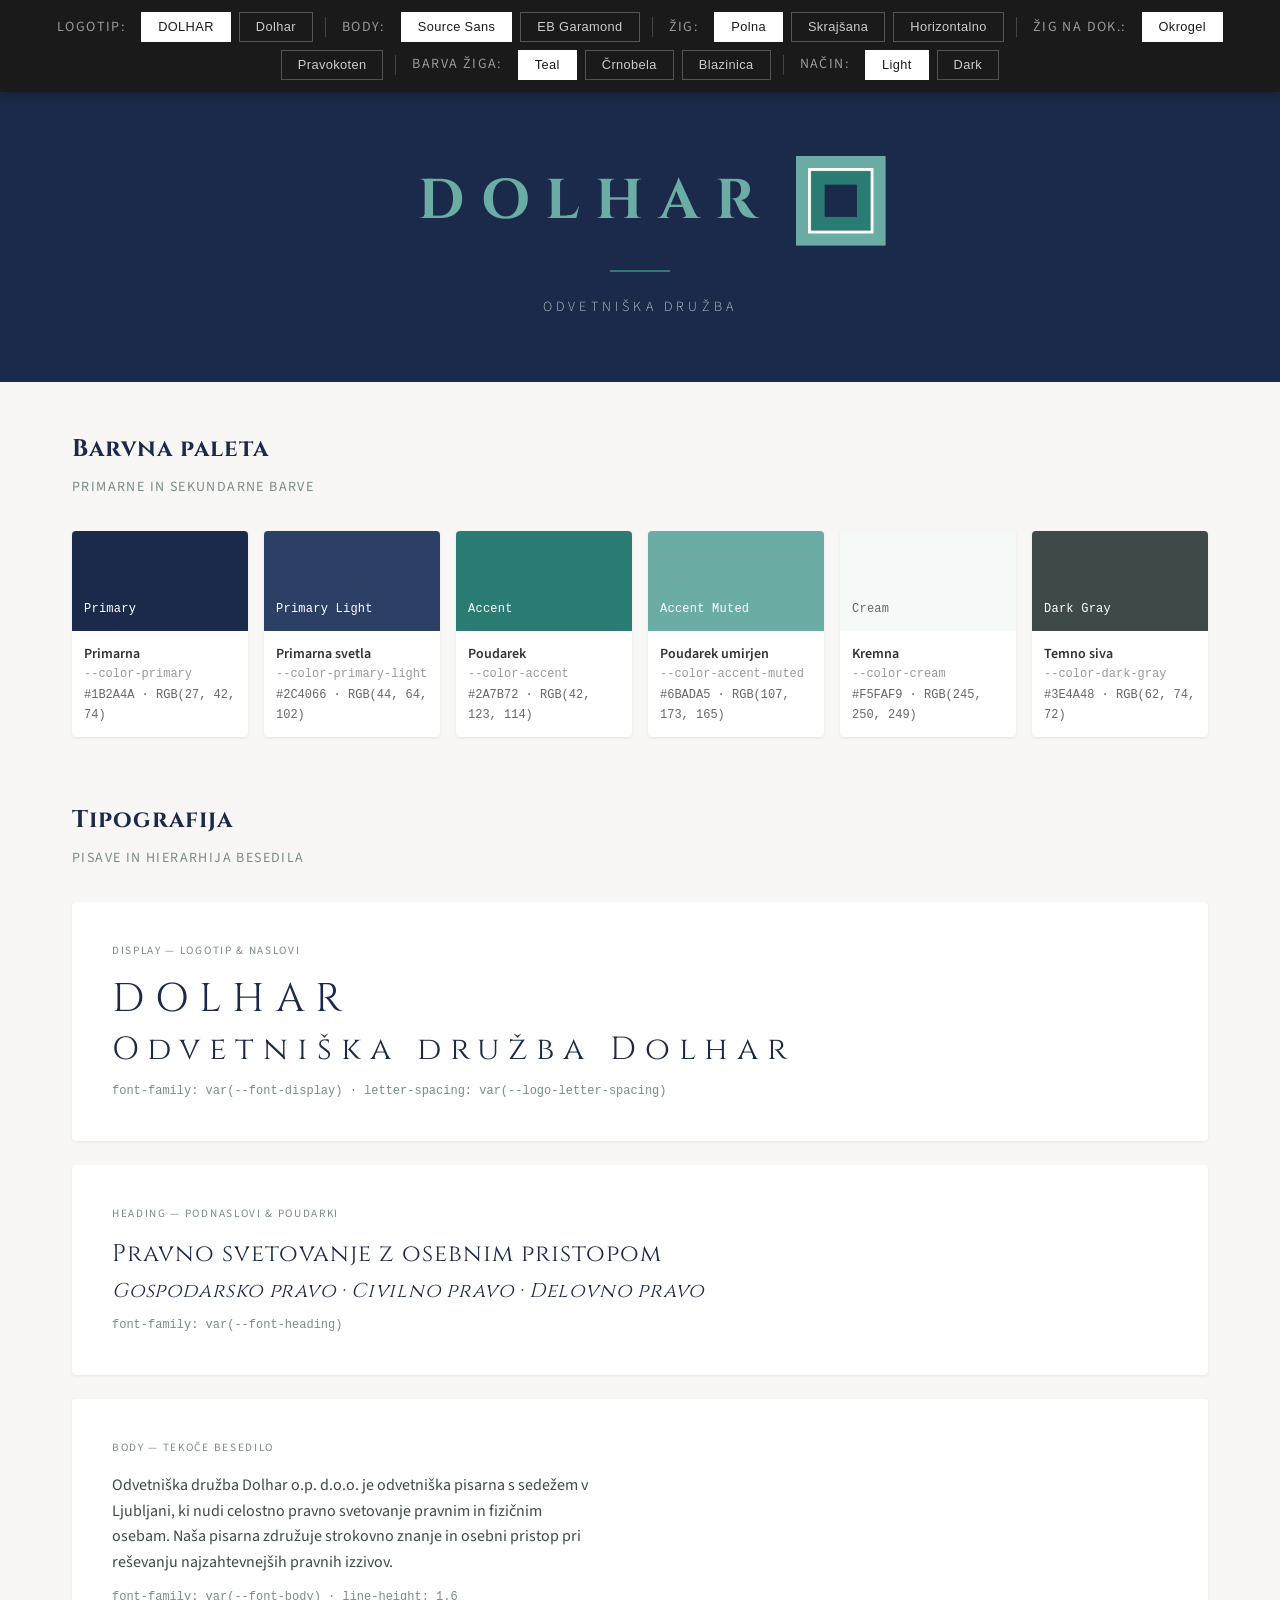
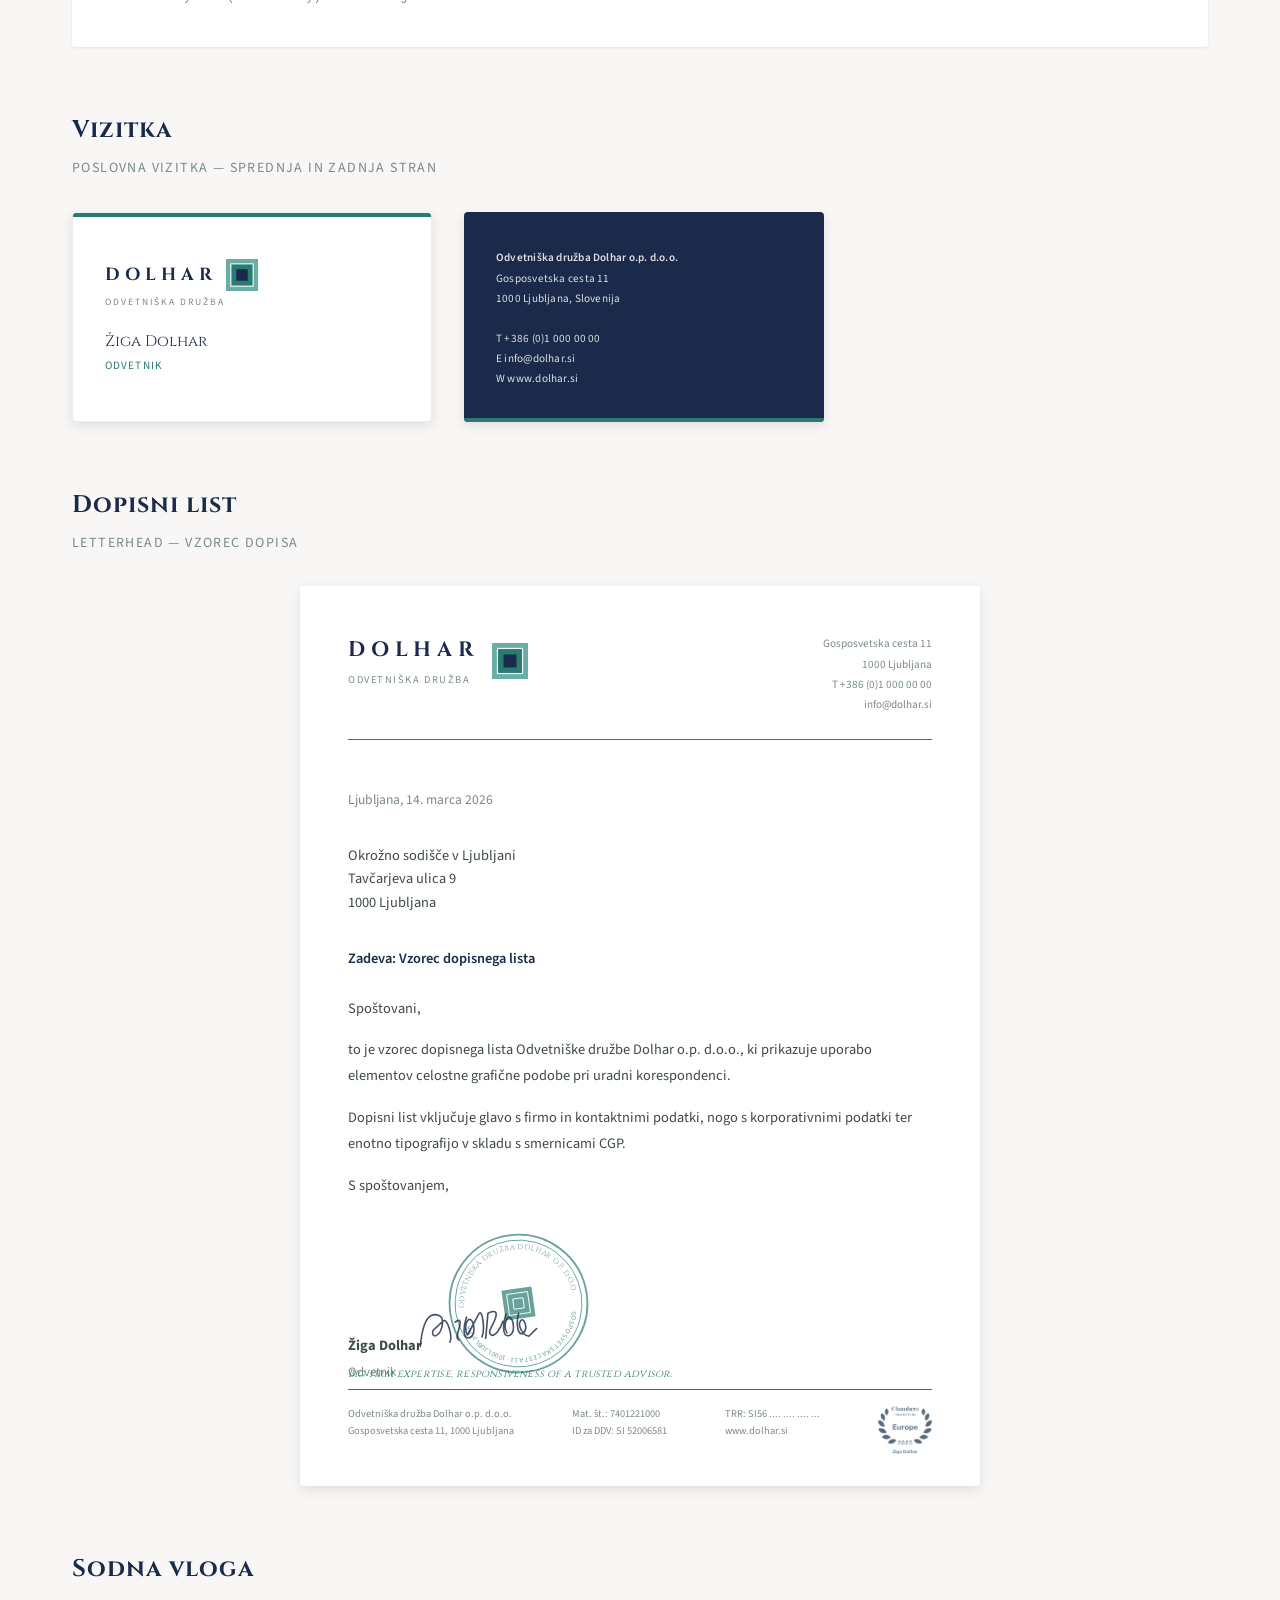
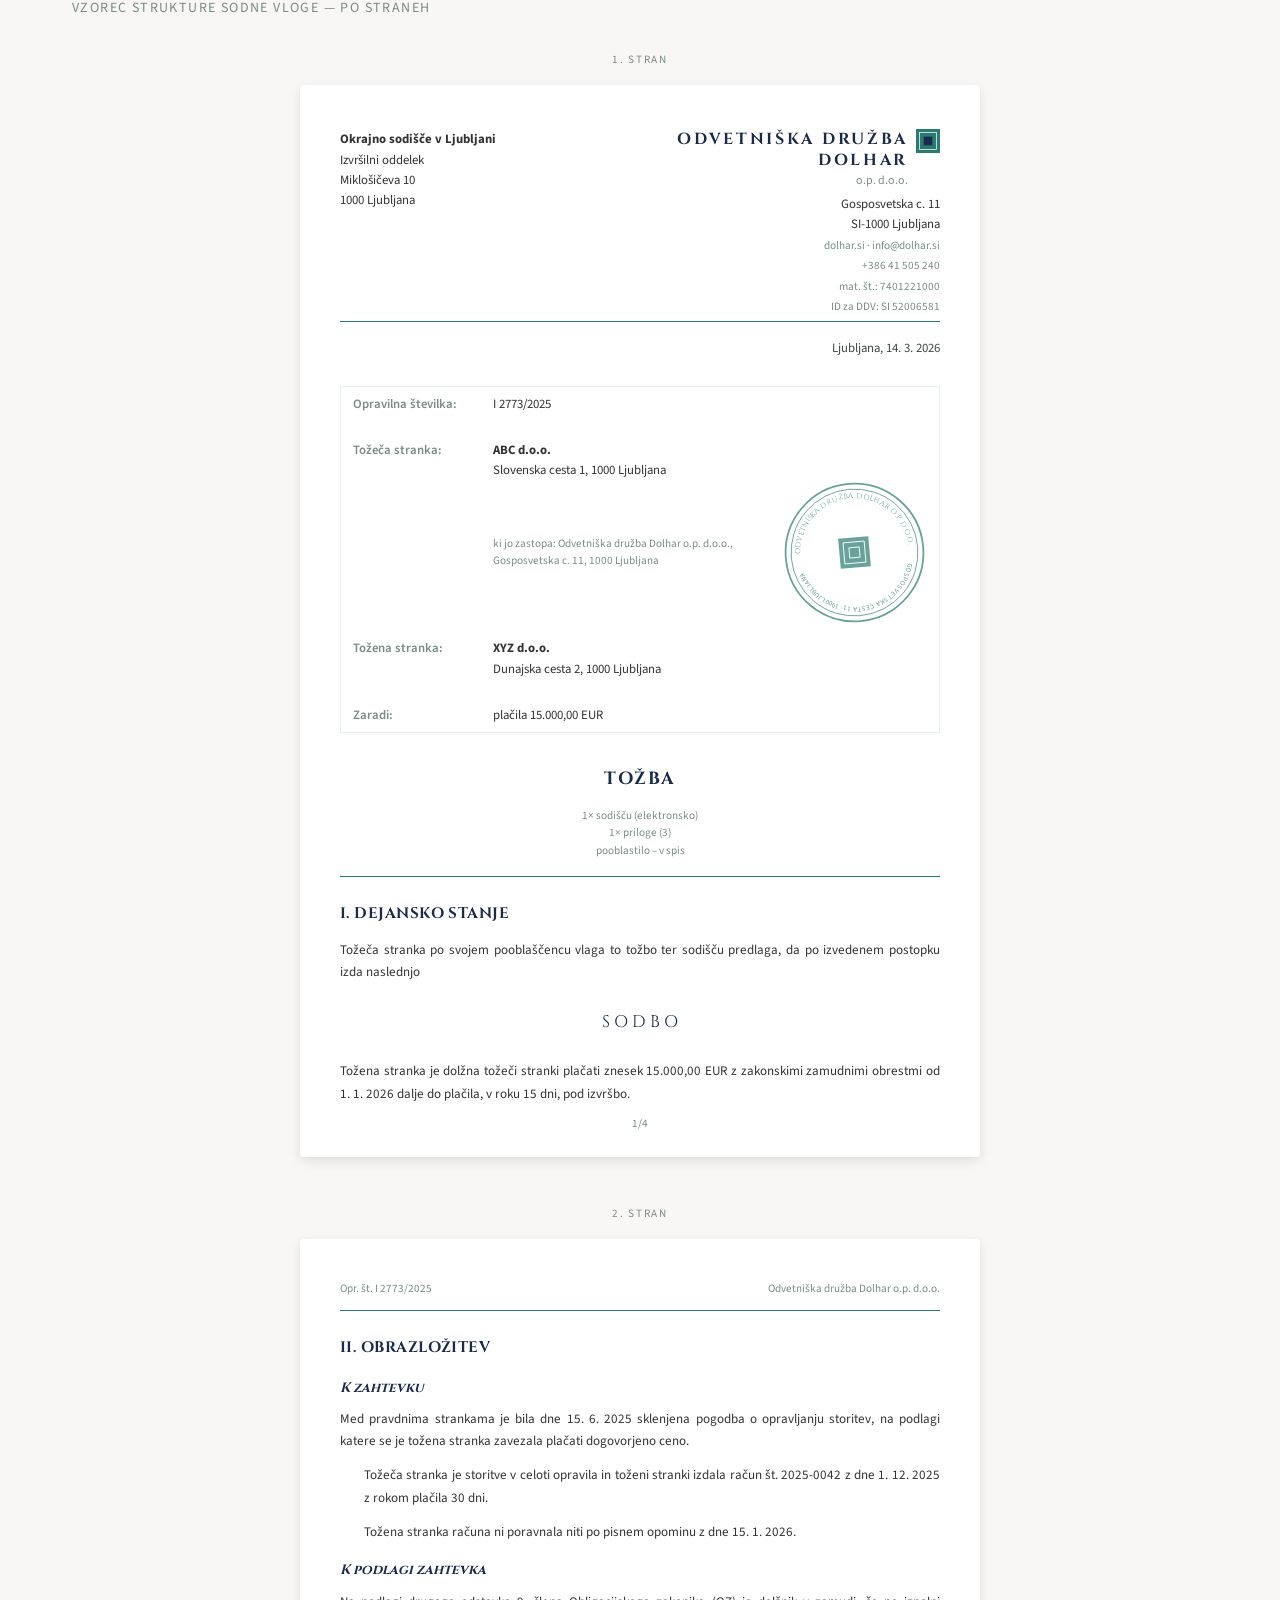
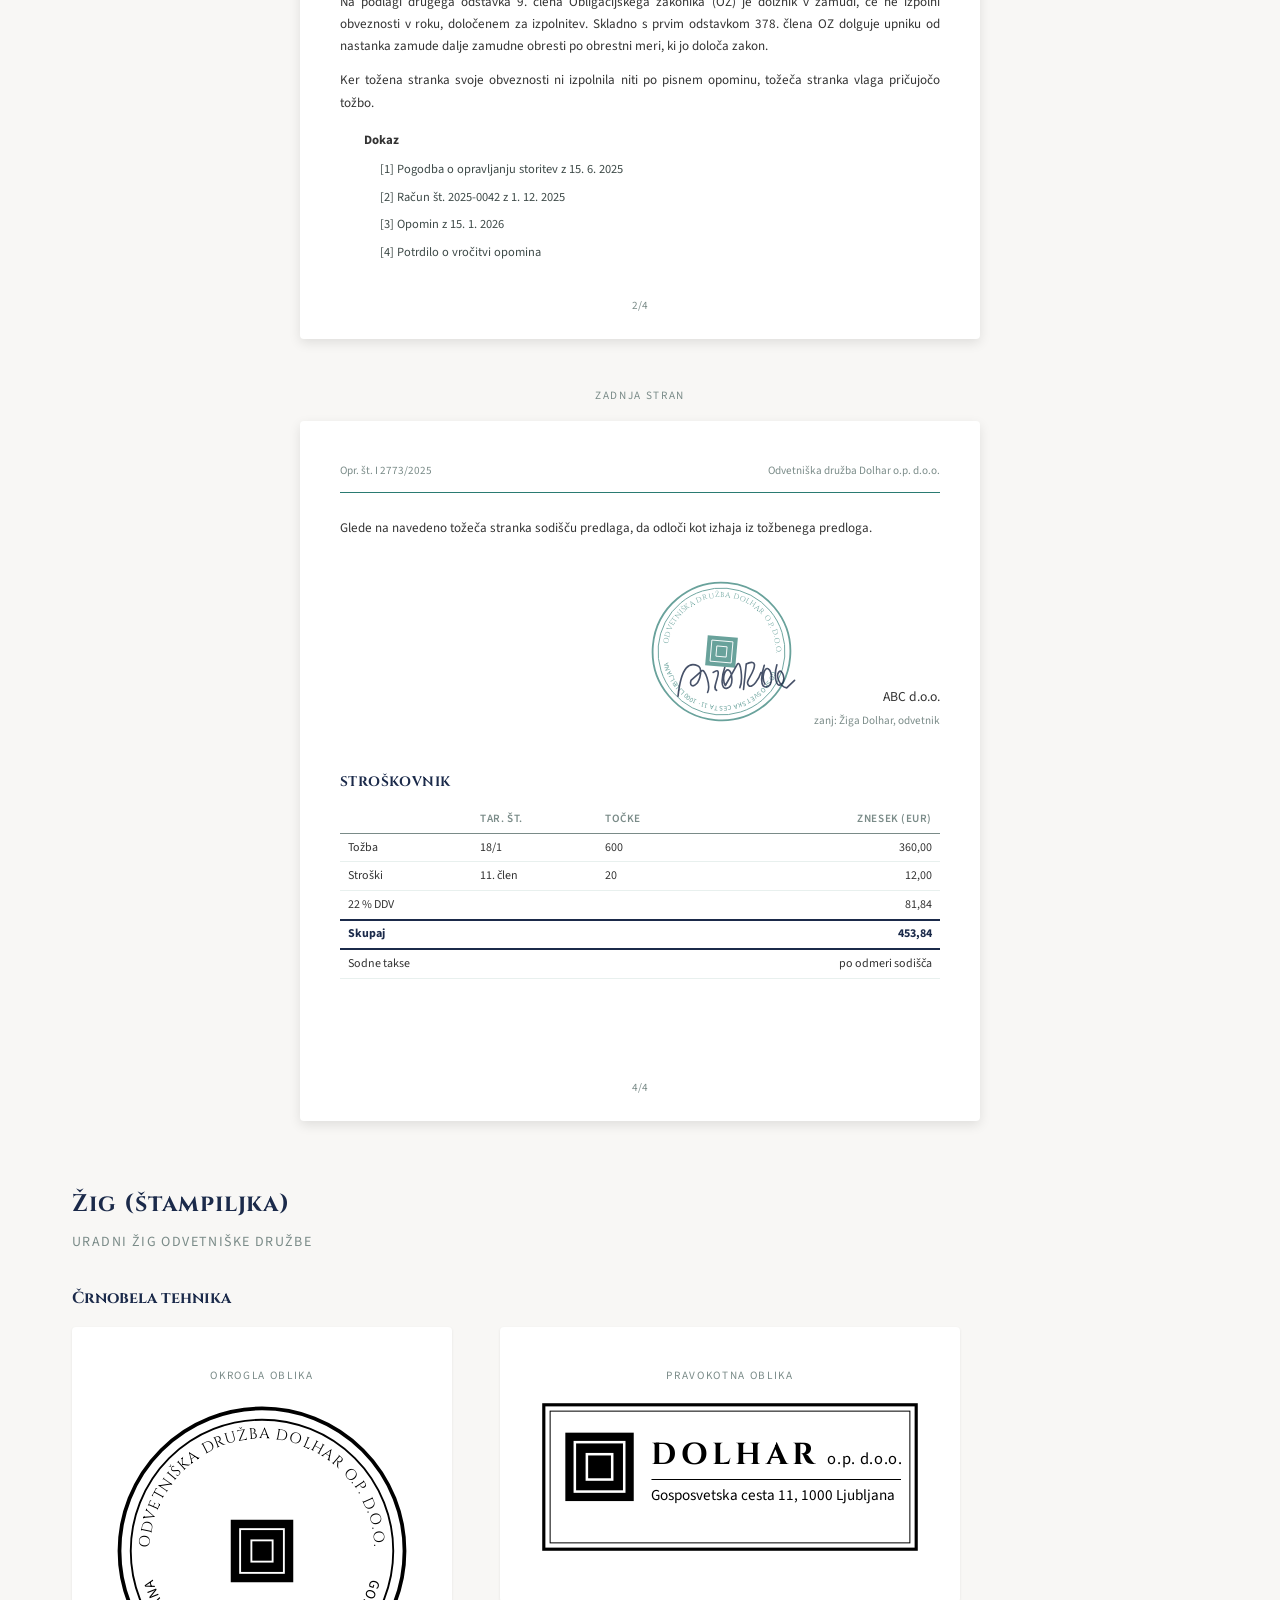
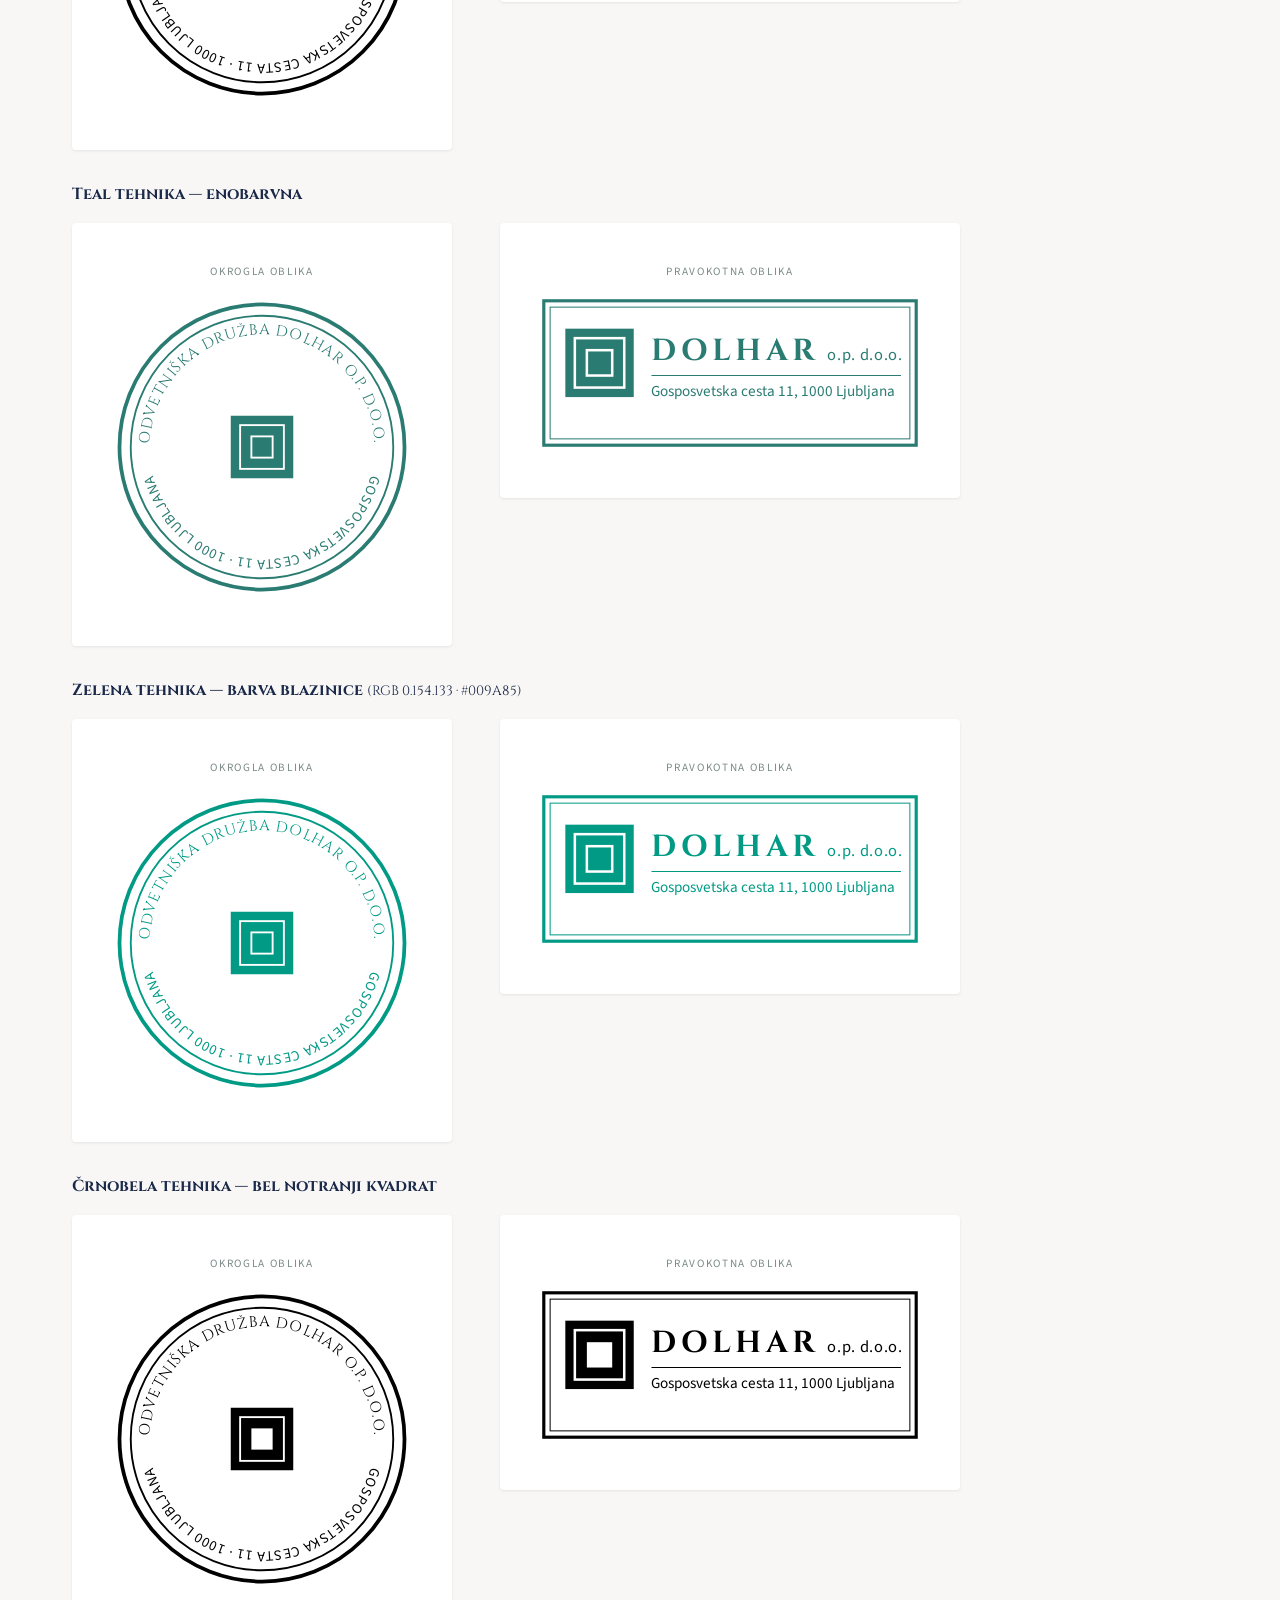
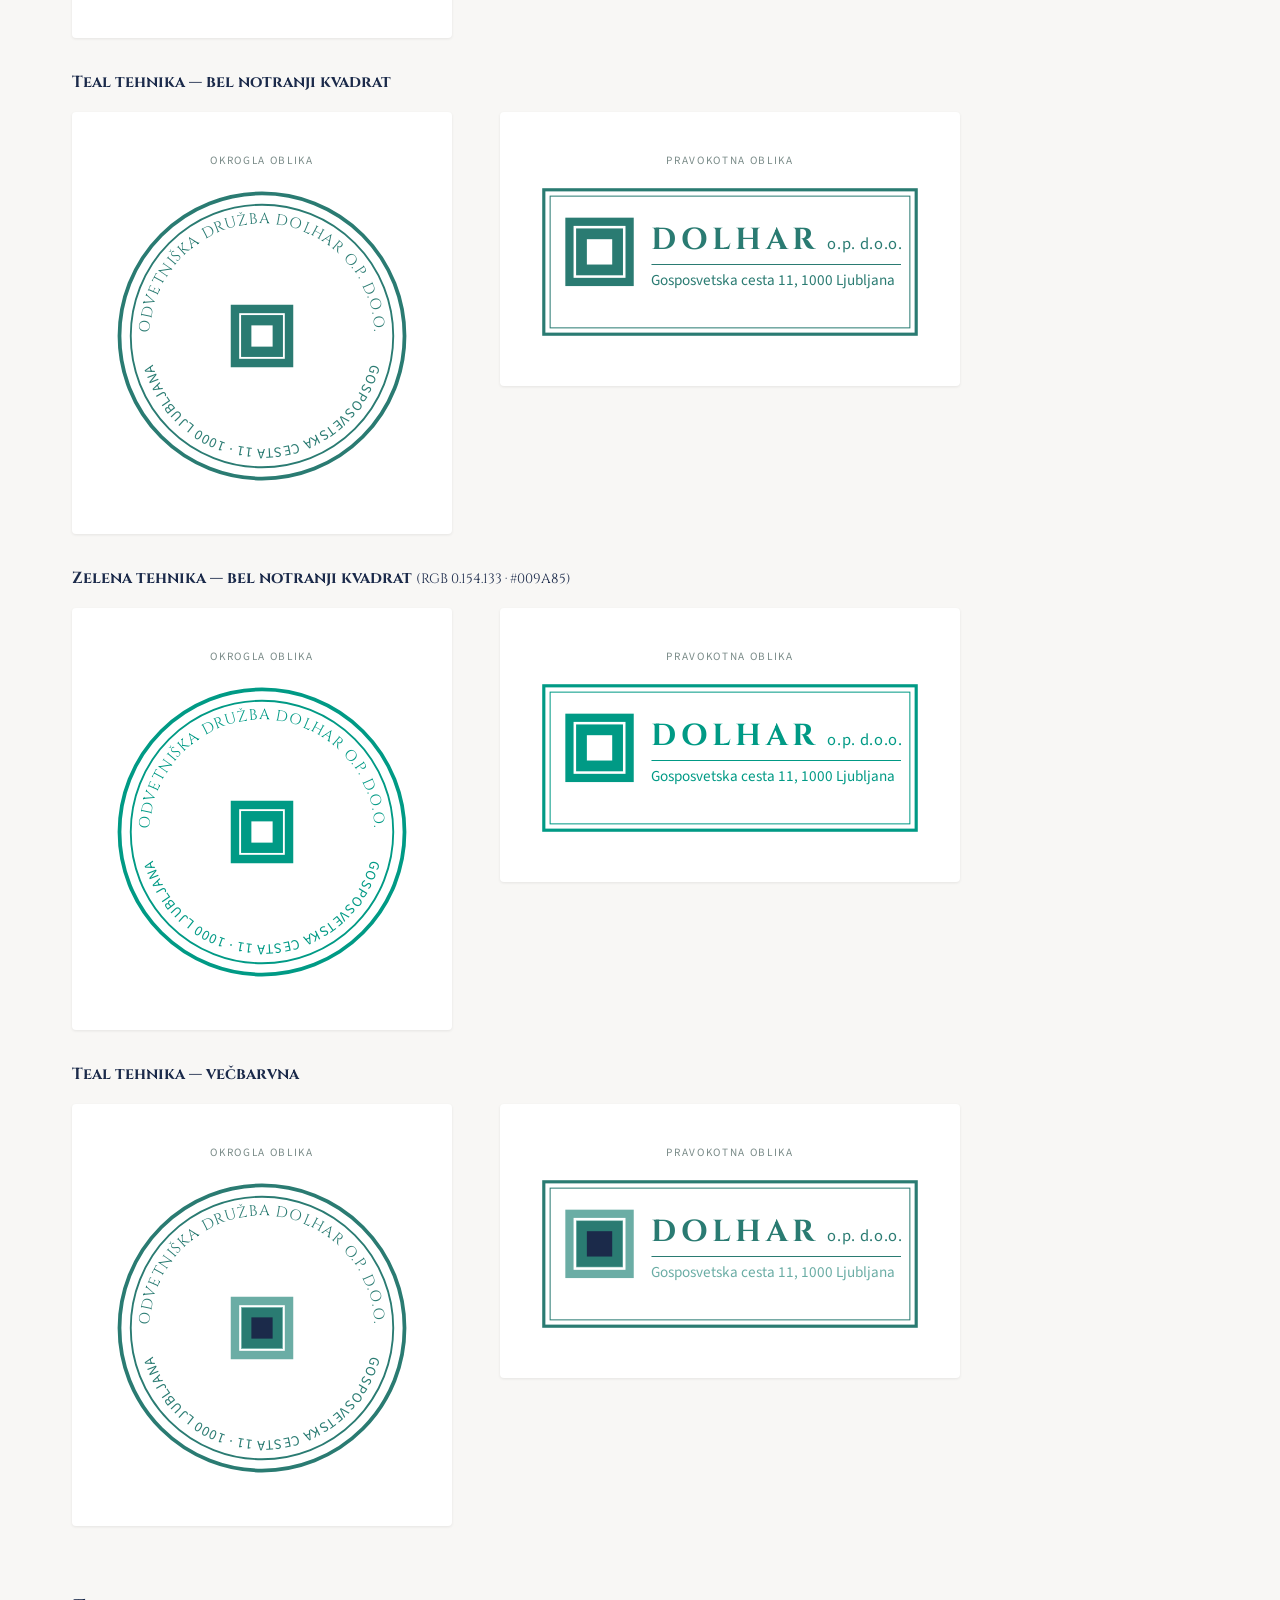
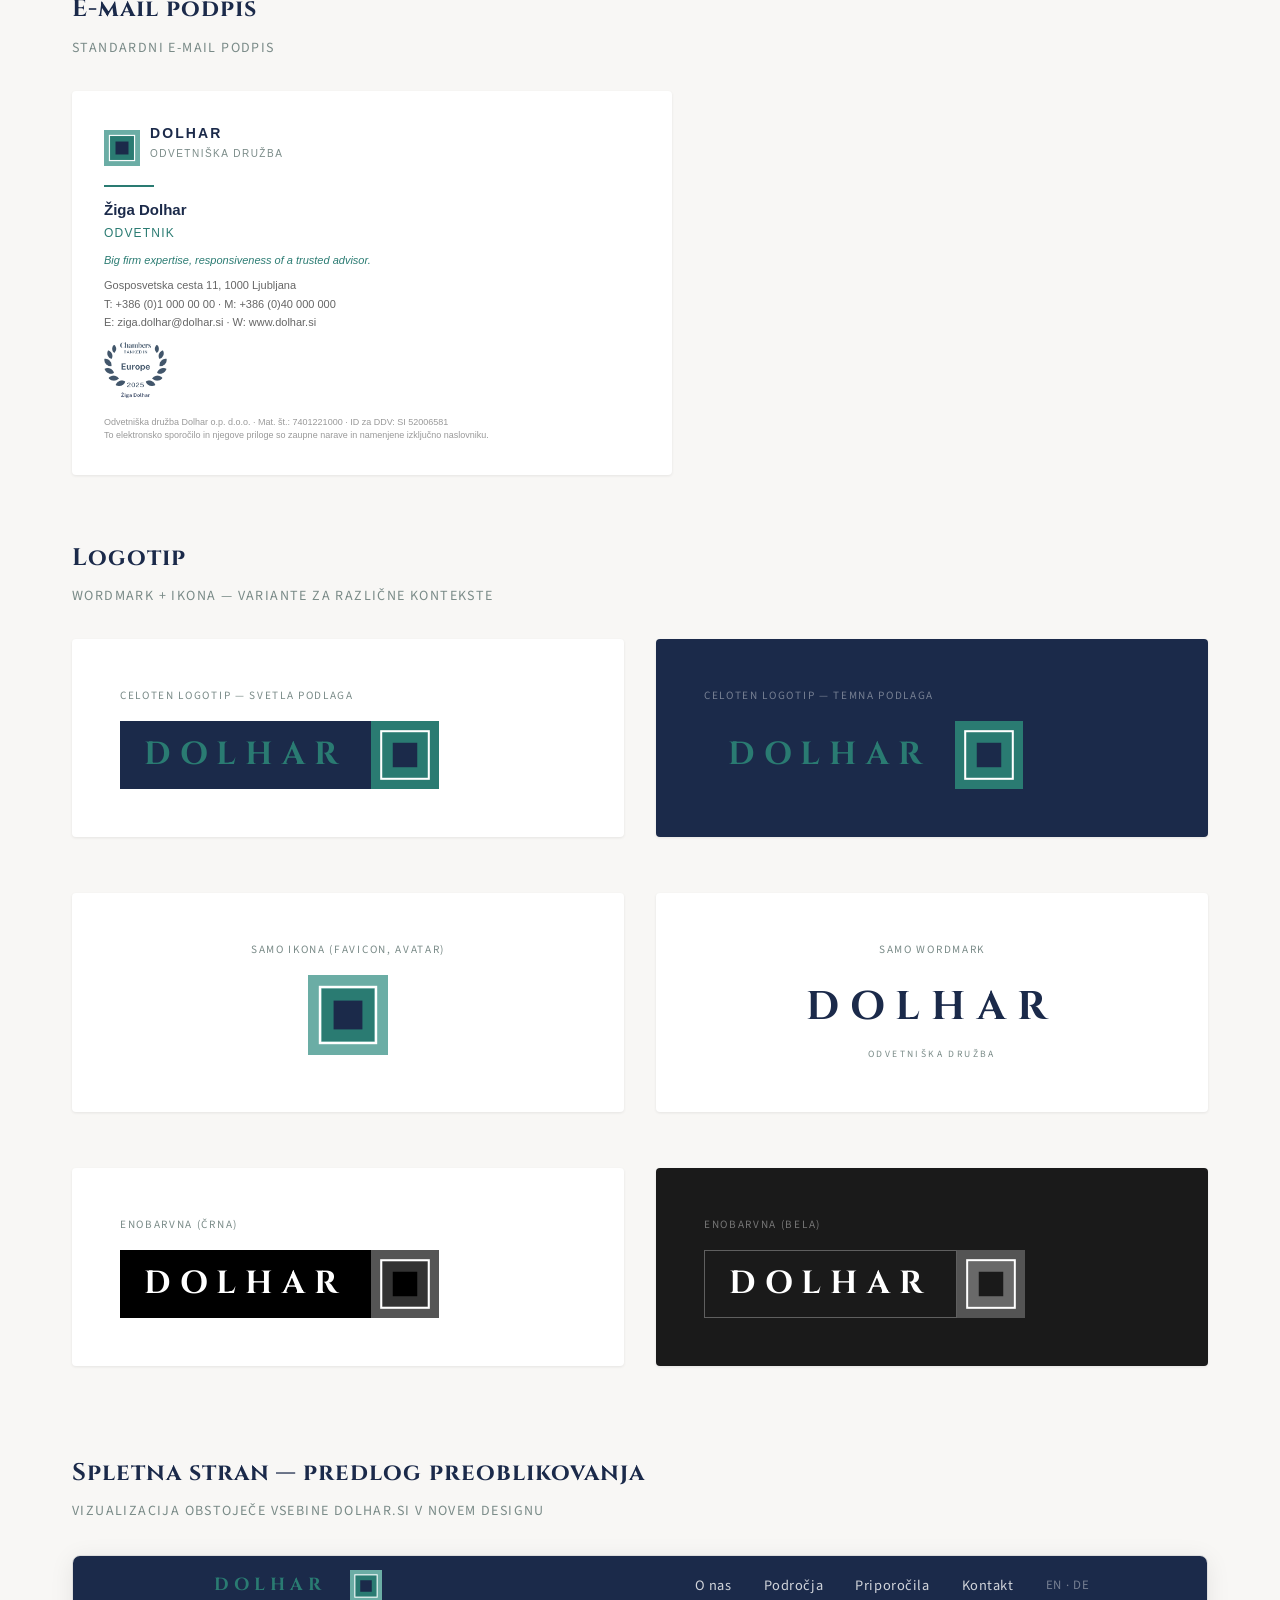
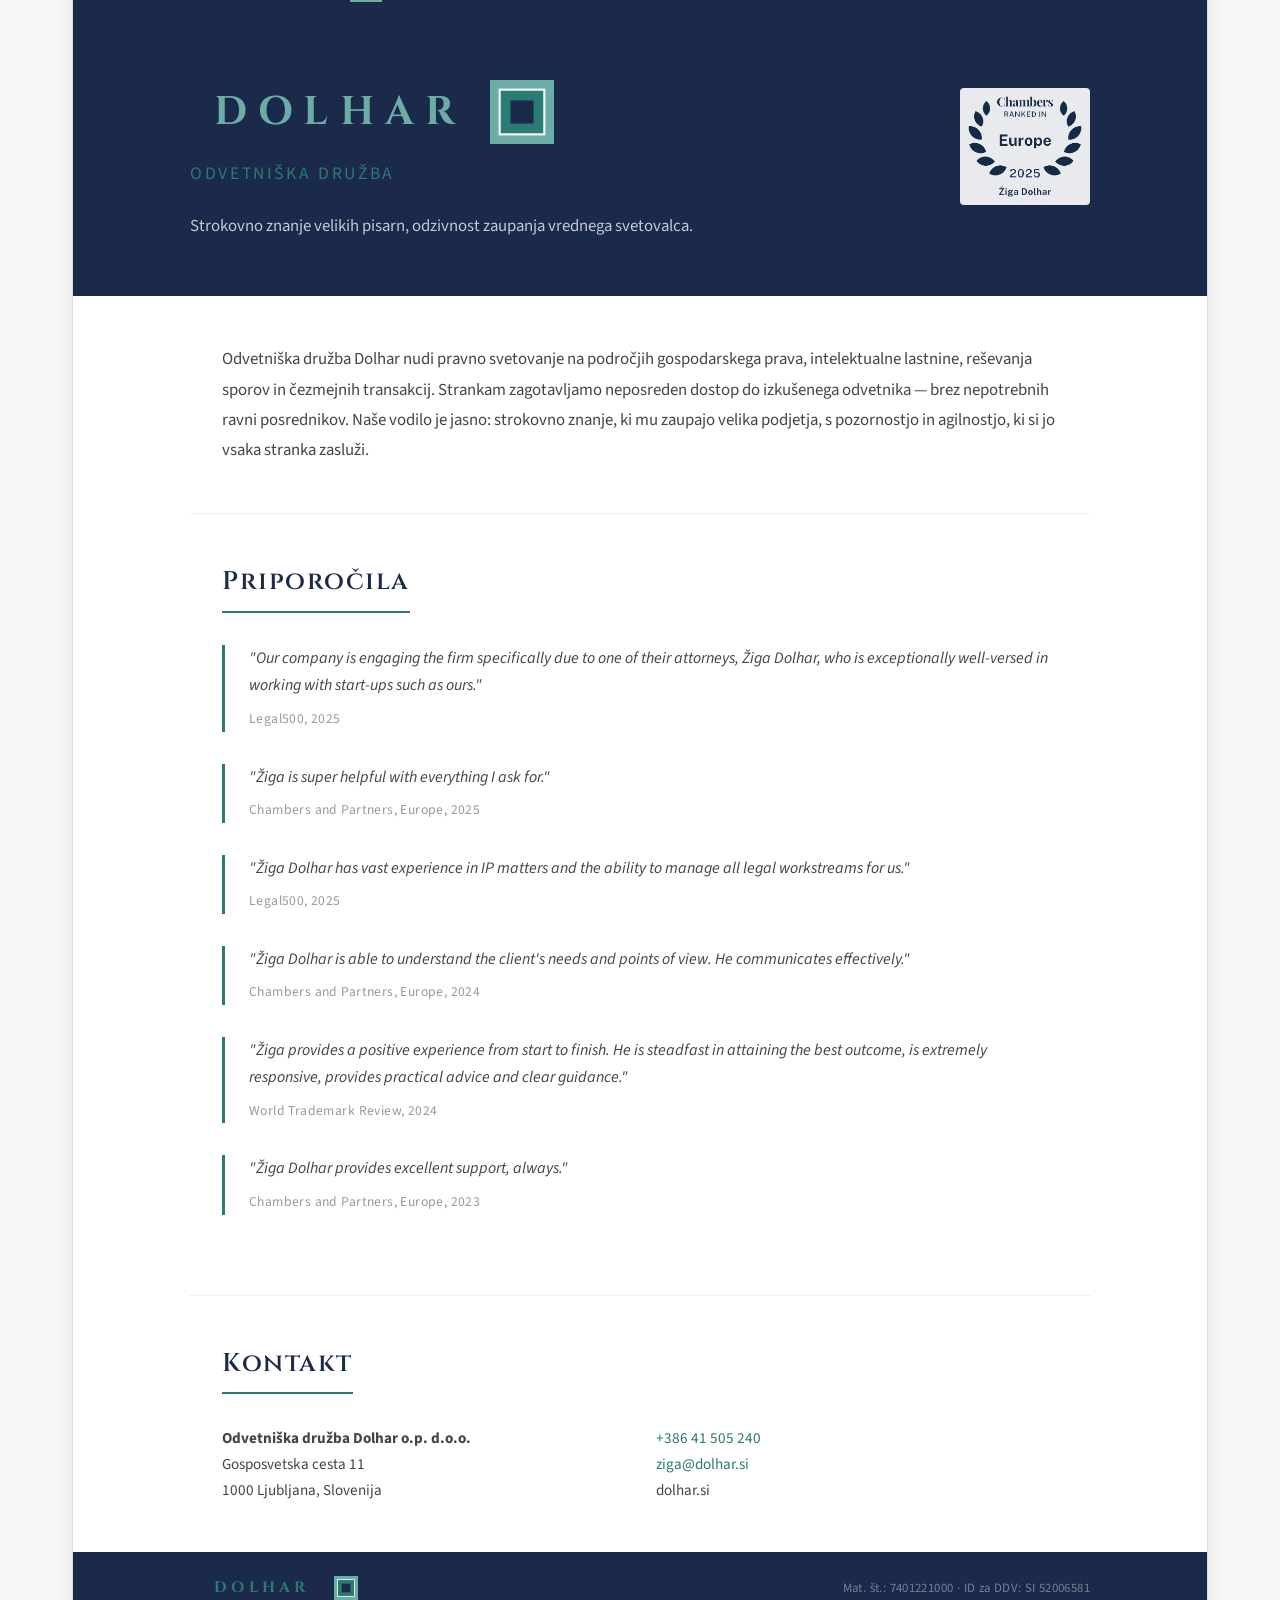
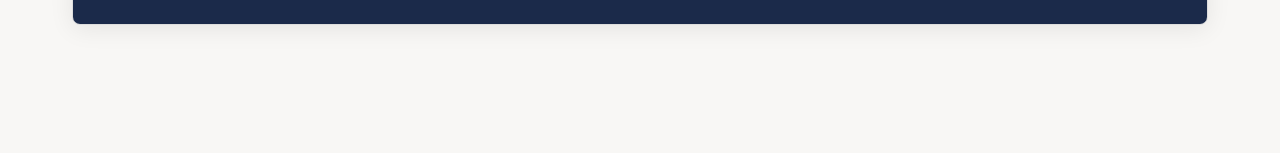
<file: Sample7/website/index.html>
<!DOCTYPE html>
<html lang="sl" data-theme="classic-teal" data-teal="custom" data-mode="light" data-typo="cinzel" data-logocase="upper" data-docstampshape="round" data-docstampcolor="teal">
<head>
  <meta charset="UTF-8">
  <meta name="viewport" content="width=device-width, initial-scale=1.0">
  <title>Dolhar — Celostna grafična podoba</title>

  <!-- Google Fonts -->
  <link rel="preconnect" href="https://fonts.googleapis.com">
  <link rel="preconnect" href="https://fonts.gstatic.com" crossorigin>
  <link href="https://fonts.googleapis.com/css2?family=Cinzel:wght@400;500;600;700;900&family=EB+Garamond:ital,wght@0,400;0,500;0,600;0,700;1,400&family=Source+Sans+3:ital,wght@0,300;0,400;0,600;0,700;1,400&display=swap" rel="stylesheet">

  <link rel="icon" type="image/svg+xml" href="[data-uri]">
  <link rel="stylesheet" href="css/tokens.css">
  <link rel="stylesheet" href="css/style.css">
</head>
<body>

  <!-- Theme Switcher -->
  <nav class="theme-switcher">
    <span>Logotip:</span>
    <button class="logocase-btn active" data-logocase="upper">DOLHAR</button>
    <button class="logocase-btn" data-logocase="sentence">Dolhar</button>
    <span class="switcher-divider"></span>
    <span>Body:</span>
    <button class="bodyfont-btn active" data-bodyfont="sans">Source Sans</button>
    <button class="bodyfont-btn" data-bodyfont="serif">EB Garamond</button>
    <span class="switcher-divider"></span>
    <span>Žig:</span>
    <button class="stampfirm-btn active" data-stampfirm="full">Polna</button>
    <button class="stampfirm-btn" data-stampfirm="short">Skrajšana</button>
    <button class="stampfirm-btn" data-stampfirm="horiz">Horizontalno</button>
    <span class="switcher-divider"></span>
    <span>Žig na dok.:</span>
    <button class="docstampshape-btn active" data-docstampshape="round">Okrogel</button>
    <button class="docstampshape-btn" data-docstampshape="rect">Pravokoten</button>
    <span class="switcher-divider"></span>
    <span>Barva žiga:</span>
    <button class="docstampcolor-btn active" data-docstampcolor="teal">Teal</button>
    <button class="docstampcolor-btn" data-docstampcolor="bw">Črnobela</button>
    <button class="docstampcolor-btn" data-docstampcolor="ink">Blazinica</button>
    <span class="switcher-divider"></span>
    <span>Način:</span>
    <button class="mode-btn active" data-mode="light">Light</button>
    <button class="mode-btn" data-mode="dark">Dark</button>
  </nav>

  <!-- ======================== HERO ======================== -->
  <!-- Varianta A: Širok banner (navy ozadje) -->
  <div class="hero hero-full">
    <div class="logo-lockup hero-logo">
      <div class="logo-wordmark-area">
        <div class="wordmark">Dolhar</div>
      </div>
      <div class="logo-icon-area">
        <svg class="logo-icon" viewBox="0 0 100 100" xmlns="http://www.w3.org/2000/svg">
          <rect width="100" height="100" fill="var(--color-accent-muted)"/>
          <rect x="17" y="17" width="66" height="66" fill="var(--color-accent)"/>
          <rect x="15" y="15" width="70" height="70" fill="none" stroke="#fff" stroke-width="3"/>
          <rect x="32" y="32" width="36" height="36" fill="var(--color-primary)"/>
        </svg>
      </div>
    </div>
    <div class="divider"></div>
    <div class="firm-type">Odvetniška družba</div>
  </div>

  <!-- Ozek banner — prikaže se ob scrollu -->
  <div class="hero hero-slim">
    <div class="hero-slim-inner">
      <svg class="hero-slim-icon" viewBox="0 0 100 100" xmlns="http://www.w3.org/2000/svg">
        <rect width="100" height="100" fill="var(--color-accent-muted)"/>
        <rect x="17" y="17" width="66" height="66" fill="var(--color-accent)"/>
        <rect x="15" y="15" width="70" height="70" fill="none" stroke="#fff" stroke-width="3"/>
        <rect x="32" y="32" width="36" height="36" fill="var(--color-primary)"/>
      </svg>
      <div class="hero-slim-text">
        <div class="hero-slim-wordmark logo-case">Dolhar</div>
        <div class="hero-slim-rule"></div>
        <div class="hero-slim-subtitle">Odvetniška družba</div>
      </div>
    </div>
  </div>

  <div class="page">

    <!-- ======================== BARVNA PALETA ======================== -->
    <section id="barve">
      <h2 class="section-title">Barvna paleta</h2>
      <p class="section-subtitle">Primarne in sekundarne barve</p>

      <div class="color-grid">
        <div class="color-swatch">
          <div class="swatch-color" style="background: var(--color-primary);">
            <span style="color: #fff;">Primary</span>
          </div>
          <div class="swatch-info">
            <div class="swatch-name">Primarna</div>
            <div class="swatch-var">--color-primary</div>
            <div class="swatch-hex" data-var="--color-primary"></div>
          </div>
        </div>

        <div class="color-swatch">
          <div class="swatch-color" style="background: var(--color-primary-light);">
            <span style="color: #fff;">Primary Light</span>
          </div>
          <div class="swatch-info">
            <div class="swatch-name">Primarna svetla</div>
            <div class="swatch-var">--color-primary-light</div>
            <div class="swatch-hex" data-var="--color-primary-light"></div>
          </div>
        </div>

        <div class="color-swatch">
          <div class="swatch-color" style="background: var(--color-accent);">
            <span style="color: #fff;">Accent</span>
          </div>
          <div class="swatch-info">
            <div class="swatch-name">Poudarek</div>
            <div class="swatch-var">--color-accent</div>
            <div class="swatch-hex" data-var="--color-accent"></div>
          </div>
        </div>

        <div class="color-swatch">
          <div class="swatch-color" style="background: var(--color-accent-muted);">
            <span style="color: #fff;">Accent Muted</span>
          </div>
          <div class="swatch-info">
            <div class="swatch-name">Poudarek umirjen</div>
            <div class="swatch-var">--color-accent-muted</div>
            <div class="swatch-hex" data-var="--color-accent-muted"></div>
          </div>
        </div>

        <div class="color-swatch">
          <div class="swatch-color" style="background: var(--color-cream);">
            <span style="color: #666;">Cream</span>
          </div>
          <div class="swatch-info">
            <div class="swatch-name">Kremna</div>
            <div class="swatch-var">--color-cream</div>
            <div class="swatch-hex" data-var="--color-cream"></div>
          </div>
        </div>

        <div class="color-swatch">
          <div class="swatch-color" style="background: var(--color-dark-gray);">
            <span style="color: #fff;">Dark Gray</span>
          </div>
          <div class="swatch-info">
            <div class="swatch-name">Temno siva</div>
            <div class="swatch-var">--color-dark-gray</div>
            <div class="swatch-hex" data-var="--color-dark-gray"></div>
          </div>
        </div>
      </div>
    </section>


    <!-- ======================== TIPOGRAFIJA ======================== -->
    <section id="tipografija">
      <h2 class="section-title">Tipografija</h2>
      <p class="section-subtitle">Pisave in hierarhija besedila</p>

      <div class="type-specimen">
        <div class="type-label">Display — Logotip & naslovi</div>
        <div class="type-sample-display logo-case">Dolhar</div>
        <div class="type-sample-display" style="font-size: var(--text-3xl); text-transform: none;">Odvetniška družba Dolhar</div>
        <div class="type-meta">font-family: var(--font-display) · letter-spacing: var(--logo-letter-spacing)</div>
      </div>

      <div class="type-specimen">
        <div class="type-label">Heading — Podnaslovi & poudarki</div>
        <div class="type-sample-heading">Pravno svetovanje z osebnim pristopom</div>
        <div class="type-sample-heading" style="font-style: italic; font-size: var(--text-xl);">Gospodarsko pravo · Civilno pravo · Delovno pravo</div>
        <div class="type-meta">font-family: var(--font-heading)</div>
      </div>

      <div class="type-specimen">
        <div class="type-label">Body — Tekoče besedilo</div>
        <div class="type-sample-body">
          Odvetniška družba Dolhar o.p. d.o.o. je odvetniška pisarna s sedežem v Ljubljani,
          ki nudi celostno pravno svetovanje pravnim in fizičnim osebam. Naša pisarna združuje
          strokovno znanje in osebni pristop pri reševanju najzahtevnejših pravnih izzivov.
        </div>
        <div class="type-meta">font-family: var(--font-body) · line-height: 1.6</div>
      </div>
    </section>


    <!-- ======================== VIZITKA ======================== -->
    <section id="vizitka">
      <h2 class="section-title">Vizitka</h2>
      <p class="section-subtitle">Poslovna vizitka — sprednja in zadnja stran</p>

      <div class="card-container">
        <div class="business-card front">
          <div class="card-logo-row">
            <div class="card-firm">Dolhar</div>
            <svg class="card-icon" viewBox="0 0 100 100" xmlns="http://www.w3.org/2000/svg">
              <rect width="100" height="100" fill="var(--color-accent-muted)"/>
              <rect x="17" y="17" width="66" height="66" fill="var(--color-accent)"/>
              <rect x="15" y="15" width="70" height="70" fill="none" stroke="#fff" stroke-width="3"/>
              <rect x="32" y="32" width="36" height="36" fill="var(--color-primary)"/>
            </svg>
          </div>
          <div class="card-type">Odvetniška družba</div>
          <div class="card-name">Žiga Dolhar</div>
          <div class="card-title">Odvetnik</div>
        </div>

        <div class="business-card back">
          <div class="card-detail">
            <strong>Odvetniška družba Dolhar o.p. d.o.o.</strong><br>
            Gosposvetska cesta 11<br>
            1000 Ljubljana, Slovenija<br><br>
            T +386 (0)1 000 00 00<br>
            E info@dolhar.si<br>
            W www.dolhar.si
          </div>
        </div>
      </div>
    </section>


    <!-- ======================== DOPISNI LIST ======================== -->
    <section id="dopisni-list">
      <h2 class="section-title">Dopisni list</h2>
      <p class="section-subtitle">Letterhead — vzorec dopisa</p>

      <div class="letterhead-mock">
        <div class="lh-header">
          <div class="lh-logo-row">
            <div>
              <div class="lh-firm">Dolhar</div>
              <div class="lh-firm-sub">Odvetniška družba</div>
            </div>
            <svg class="lh-icon" viewBox="0 0 100 100" xmlns="http://www.w3.org/2000/svg">
              <rect width="100" height="100" fill="var(--color-accent-muted)"/>
              <rect x="17" y="17" width="66" height="66" fill="var(--color-accent)"/>
              <rect x="15" y="15" width="70" height="70" fill="none" stroke="#fff" stroke-width="3"/>
              <rect x="32" y="32" width="36" height="36" fill="var(--color-primary)"/>
            </svg>
          </div>
          <div class="lh-contact">
            Gosposvetska cesta 11<br>
            1000 Ljubljana<br>
            T +386 (0)1 000 00 00<br>
            info@dolhar.si
          </div>
        </div>

        <div class="lh-body">
          <div class="lh-date">Ljubljana, 14. marca 2026</div>

          <div class="lh-recipient">
            Okrožno sodišče v Ljubljani<br>
            Tavčarjeva ulica 9<br>
            1000 Ljubljana
          </div>

          <div class="lh-subject">Zadeva: Vzorec dopisnega lista</div>

          <p>Spoštovani,</p>

          <p>
            to je vzorec dopisnega lista Odvetniške družbe Dolhar o.p. d.o.o.,
            ki prikazuje uporabo elementov celostne grafične podobe pri uradni
            korespondenci.
          </p>

          <p>
            Dopisni list vključuje glavo s firmo in kontaktnimi podatki,
            nogo s korporativnimi podatki ter enotno tipografijo v skladu
            s smernicami CGP.
          </p>

          <p>S spoštovanjem,</p>
          <div style="margin-top: 2rem; display: flex; align-items: flex-end; gap: 1.5rem;">
            <div>
              <strong>Žiga Dolhar</strong><br>
              <span style="font-size: 0.8rem; color: var(--color-mid-gray);">Odvetnik</span>
            </div>
            <div style="position: relative;">
              <!-- Okrogel žig -->
              <svg class="doc-stamp-round" viewBox="0 0 240 240" xmlns="http://www.w3.org/2000/svg" style="width: 145px; height: 145px; opacity: 0.7; transform: rotate(-8deg);">
                <circle cx="120" cy="120" r="114" fill="none" stroke="var(--doc-stamp-color)" stroke-width="3"/>
                <circle cx="120" cy="120" r="105" fill="none" stroke="var(--doc-stamp-color)" stroke-width="1.5"/>
                <defs>
                  <path id="topArcLH" d="M 30,120 a 90,90 0 1,1 180,0" fill="none"/>
                  <path id="bottomArcLH" d="M 210,120 a 90,90 0 1,1 -180,0" fill="none"/>
                </defs>
                <text class="stamp-firm-text" font-family="var(--font-body)" font-size="13" fill="var(--doc-stamp-color)" letter-spacing="0.1em">
                  <textPath href="#topArcLH" startOffset="50%" text-anchor="middle">ODVETNIŠKA DRUŽBA DOLHAR O.P. D.O.O.</textPath>
                </text>
                <text class="stamp-firm-horiz" font-family="var(--font-body)" font-size="18" fill="var(--doc-stamp-color)" letter-spacing="0.1em" text-anchor="middle" x="120" y="80" display="none" class="stamp-wordmark">DOLHAR<tspan font-family="var(--font-body)" font-size="11" font-weight="400" letter-spacing="0.04em" dx="4">o.p. d.o.o.</tspan></text>
                <text font-family="var(--font-body)" font-size="11.5" fill="var(--doc-stamp-color)" letter-spacing="0.05em">
                  <textPath href="#bottomArcLH" startOffset="50%" text-anchor="middle">GOSPOSVETSKA CESTA 11 · 1000 LJUBLJANA</textPath>
                </text>
                <rect x="95" y="95" width="50" height="50" fill="var(--doc-stamp-color)"/>
                <rect x="102.5" y="102.5" width="35" height="35" fill="none" stroke="#fff" stroke-width="1.5"/>
                <rect x="111.5" y="111.5" width="17" height="17" fill="var(--doc-stamp-color)" stroke="#fff" stroke-width="1.5"/>
              </svg>
              <!-- Pravokoten žig -->
              <svg class="doc-stamp-rect" viewBox="0 0 300 120" xmlns="http://www.w3.org/2000/svg" style="width: 180px; opacity: 0.7; transform: rotate(-5deg);">
                <rect x="3" y="3" width="294" height="114" fill="none" stroke="var(--doc-stamp-color)" stroke-width="2.5"/>
                <rect x="8" y="8" width="284" height="104" fill="none" stroke="var(--doc-stamp-color)" stroke-width="0.8"/>
                <rect x="20" y="25" width="54" height="54" fill="var(--doc-stamp-color)"/>
                <rect x="27.5" y="32.5" width="39" height="39" fill="none" stroke="#fff" stroke-width="2"/>
                <rect x="37" y="42" width="20" height="20" fill="var(--doc-stamp-color)" stroke="#fff" stroke-width="2"/>
                <text x="88" y="50" font-family="var(--font-display)" font-size="24" font-weight="700" fill="var(--doc-stamp-color)" letter-spacing="0.15em" class="stamp-wordmark">DOLHAR<tspan font-family="var(--font-body)" font-size="13" font-weight="400" letter-spacing="0.04em" dx="6">o.p. d.o.o.</tspan></text>
                <line x1="88" y1="62" x2="285" y2="62" stroke="var(--doc-stamp-color)" stroke-width="0.8"/>
                <text x="88" y="78" font-family="var(--font-body)" font-size="12" fill="var(--doc-stamp-color)">Gosposvetska cesta 11, 1000 Ljubljana</text>
              </svg>
              <!-- Faksimile podpisa -->
              <svg viewBox="0 0 200 80" xmlns="http://www.w3.org/2000/svg" style="position: absolute; bottom: 20px; left: -40px; width: 180px; opacity: 0.8; transform: rotate(-3deg); pointer-events: none;">
                <path d="M 15,55 C 20,20 30,18 38,22 C 44,25 40,38 36,42 C 32,46 28,44 30,38 L 42,28 C 46,24 52,45 48,52 M 55,30 C 58,28 62,26 60,34 C 58,42 54,48 58,50 M 68,25 C 64,35 62,50 70,48 C 78,46 76,30 72,28 C 68,26 64,38 68,45 L 82,22 C 86,16 88,40 84,48 M 92,22 L 88,50 M 92,22 C 96,20 104,18 100,28 C 96,38 90,42 94,46 C 98,50 106,38 108,32 M 112,24 C 108,34 106,50 114,48 C 122,46 120,30 116,28 C 112,26 108,38 112,45 M 126,24 C 122,36 124,50 130,46 C 136,42 132,28 128,32 C 124,36 128,48 136,50 L 145,42" fill="none" stroke="#1a2744" stroke-width="1.8" stroke-linecap="round" stroke-linejoin="round"/>
              </svg>
            </div>
          </div>
        </div>

        <div class="lh-motto">
          Big firm expertise, responsiveness of a trusted advisor.
        </div>

        <div class="lh-footer">
          <div>
            Odvetniška družba Dolhar o.p. d.o.o.<br>
            Gosposvetska cesta 11, 1000 Ljubljana
          </div>
          <div>
            Mat. št.: 7401221000<br>
            ID za DDV: SI 52006581
          </div>
          <div>
            TRR: SI56 .... .... .... ...<br>
            www.dolhar.si
          </div>
          <div class="lh-chambers">
            <img src="assets/images/Chambers-2025.png" alt="Chambers Ranked in Europe 2025" class="chambers-badge">
          </div>
        </div>
      </div>
    </section>


    <!-- ======================== SODNA VLOGA ======================== -->
    <section id="sodna-vloga">
      <h2 class="section-title">Sodna vloga</h2>
      <p class="section-subtitle">Vzorec strukture sodne vloge — po straneh</p>

      <div class="cf-pages">

        <!-- ——— 1. STRAN ——— -->
        <div class="cf-page-label">1. stran</div>
        <div class="court-filing-mock">
          <!-- Glava: tabela sodišče ↔ odvetnik -->
          <table class="cf-header-table">
            <tr>
              <td class="cf-court-cell">
                <strong>Okrajno sodišče v Ljubljani</strong><br>
                Izvršilni oddelek<br>
                Miklošičeva 10<br>
                1000 Ljubljana
              </td>
              <td class="cf-attorney-cell">
                <div class="cf-attorney-logo">
                  <div>
                    <div class="cf-firm">Odvetniška družba Dolhar</div>
                    <div class="cf-firm-detail">o.p. d.o.o.</div>
                  </div>
                  <svg class="cf-icon" viewBox="0 0 100 100" xmlns="http://www.w3.org/2000/svg">
                    <rect width="100" height="100" fill="var(--color-accent)"/>
                    <rect x="15" y="15" width="70" height="70" fill="none" stroke="#fff" stroke-width="3"/>
                    <rect x="32" y="32" width="36" height="36" fill="var(--color-primary)"/>
                  </svg>
                </div>
                Gosposvetska c. 11<br>
                SI-1000 Ljubljana<br>
                <span class="cf-small">
                  dolhar.si · info@dolhar.si<br>
                  +386 41 505 240<br>
                  mat. št.: 7401221000<br>
                  ID za DDV: SI 52006581
                </span>
              </td>
            </tr>
            <tr>
              <td class="cf-date-cell" colspan="2" style="text-align: right;">Ljubljana, 14. 3. 2026</td>
            </tr>
          </table>

          <!-- Podatki o zadevi -->
          <table class="cf-case-table">
            <tr>
              <td class="cf-label">Opravilna številka:</td>
              <td>I 2773/2025</td>
            </tr>
            <tr><td colspan="2" style="height: 0.5rem;"></td></tr>
            <tr>
              <td class="cf-label">Tožeča stranka:</td>
              <td>
                <strong>ABC d.o.o.</strong><br>
                Slovenska cesta 1, 1000 Ljubljana<br>
                <span class="cf-small" style="display: inline-flex; align-items: center; gap: 0.5rem;">
                  ki jo zastopa: Odvetniška družba Dolhar o.p. d.o.o., Gosposvetska c. 11, 1000 Ljubljana
                  <!-- Okrogel žig -->
                  <svg class="doc-stamp-round" viewBox="0 0 240 240" xmlns="http://www.w3.org/2000/svg" style="width: 145px; height: 145px; opacity: 0.7; transform: rotate(-5deg); flex-shrink: 0;">
                    <circle cx="120" cy="120" r="114" fill="none" stroke="var(--doc-stamp-color)" stroke-width="3"/>
                    <circle cx="120" cy="120" r="105" fill="none" stroke="var(--doc-stamp-color)" stroke-width="1.5"/>
                    <defs><path id="topArcCF1" d="M 30,120 a 90,90 0 1,1 180,0" fill="none"/><path id="bottomArcCF1" d="M 210,120 a 90,90 0 1,1 -180,0" fill="none"/></defs>
                    <text class="stamp-firm-text" font-family="var(--font-body)" font-size="13" fill="var(--doc-stamp-color)" letter-spacing="0.1em"><textPath href="#topArcCF1" startOffset="50%" text-anchor="middle">ODVETNIŠKA DRUŽBA DOLHAR O.P. D.O.O.</textPath></text>
                    <text class="stamp-firm-horiz" font-family="var(--font-body)" font-size="18" fill="var(--doc-stamp-color)" letter-spacing="0.1em" text-anchor="middle" x="120" y="80" display="none" class="stamp-wordmark">DOLHAR<tspan font-family="var(--font-body)" font-size="11" font-weight="400" letter-spacing="0.04em" dx="4">o.p. d.o.o.</tspan></text>
                    <text font-family="var(--font-body)" font-size="11.5" fill="var(--doc-stamp-color)" letter-spacing="0.05em"><textPath href="#bottomArcCF1" startOffset="50%" text-anchor="middle">GOSPOSVETSKA CESTA 11 · 1000 LJUBLJANA</textPath></text>
                    <rect x="95" y="95" width="50" height="50" fill="var(--doc-stamp-color)"/>
                    <rect x="102.5" y="102.5" width="35" height="35" fill="none" stroke="#fff" stroke-width="1.5"/>
                    <rect x="111.5" y="111.5" width="17" height="17" fill="var(--doc-stamp-color)" stroke="#fff" stroke-width="1.5"/>
                  </svg>
                  <!-- Pravokoten žig -->
                  <svg class="doc-stamp-rect" viewBox="0 0 300 120" xmlns="http://www.w3.org/2000/svg" style="width: 160px; opacity: 0.7; transform: rotate(-3deg); flex-shrink: 0;">
                    <rect x="3" y="3" width="294" height="114" fill="none" stroke="var(--doc-stamp-color)" stroke-width="2.5"/>
                    <rect x="8" y="8" width="284" height="104" fill="none" stroke="var(--doc-stamp-color)" stroke-width="0.8"/>
                    <rect x="20" y="25" width="54" height="54" fill="var(--doc-stamp-color)"/>
                    <rect x="27.5" y="32.5" width="39" height="39" fill="none" stroke="#fff" stroke-width="2"/>
                    <rect x="37" y="42" width="20" height="20" fill="var(--doc-stamp-color)" stroke="#fff" stroke-width="2"/>
                    <text x="88" y="50" font-family="var(--font-display)" font-size="24" font-weight="700" fill="var(--doc-stamp-color)" letter-spacing="0.15em" class="stamp-wordmark">DOLHAR<tspan font-family="var(--font-body)" font-size="13" font-weight="400" letter-spacing="0.04em" dx="6">o.p. d.o.o.</tspan></text>
                    <line x1="88" y1="62" x2="285" y2="62" stroke="var(--doc-stamp-color)" stroke-width="0.8"/>
                    <text x="88" y="78" font-family="var(--font-body)" font-size="12" fill="var(--doc-stamp-color)">Gosposvetska cesta 11, 1000 Ljubljana</text>
                  </svg>
                </span>
              </td>
            </tr>
            <tr>
              <td class="cf-label">Tožena stranka:</td>
              <td>
                <strong>XYZ d.o.o.</strong><br>
                Dunajska cesta 2, 1000 Ljubljana
              </td>
            </tr>
            <tr><td colspan="2" style="height: 0.5rem;"></td></tr>
            <tr>
              <td class="cf-label">Zaradi:</td>
              <td>plačila 15.000,00 EUR</td>
            </tr>
          </table>

          <!-- Naslov vloge -->
          <div class="cf-filing-title">
            Tožba<br>
            <span class="cf-filing-copies">1× sodišču (elektronsko)<br>1× priloge (3)<br>pooblastilo – v spis</span>
          </div>

          <!-- Začetek vsebine -->
          <div class="cf-body">
            <div class="cf-h1">I. Dejansko stanje</div>
            <p class="cf-l1">
              Tožeča stranka po svojem pooblaščencu vlaga to tožbo ter sodišču predlaga,
              da po izvedenem postopku izda naslednjo
            </p>
            <p style="text-align: center; font-family: var(--font-heading); font-size: 1.05rem; color: var(--color-primary); margin: 1.5rem 0;">
              S O D B O
            </p>
            <p class="cf-l1">
              Tožena stranka je dolžna tožeči stranki plačati znesek 15.000,00 EUR z zakonskimi
              zamudnimi obrestmi od 1. 1. 2026 dalje do plačila, v roku 15 dni, pod izvršbo.
            </p>
          </div>

          <div class="cf-page-number">1/4</div>
        </div>

        <!-- ——— 2. STRAN ——— -->
        <div class="cf-page-label">2. stran</div>
        <div class="court-filing-mock cf-continuation">
          <div class="cf-continuation-header">
            <span>Opr. št. I 2773/2025</span>
            <span>Odvetniška družba Dolhar o.p. d.o.o.</span>
          </div>

          <div class="cf-body">
            <div class="cf-h1">II. Obrazložitev</div>
            <div class="cf-h3">K zahtevku</div>
            <p class="cf-l1">
              Med pravdnima strankama je bila dne 15. 6. 2025 sklenjena pogodba o opravljanju
              storitev, na podlagi katere se je tožena stranka zavezala plačati dogovorjeno ceno.
            </p>
            <p class="cf-l2">
              Tožeča stranka je storitve v celoti opravila in toženi stranki izdala račun
              št. 2025-0042 z dne 1. 12. 2025 z rokom plačila 30 dni.
            </p>
            <p class="cf-l2">
              Tožena stranka računa ni poravnala niti po pisnem opominu z dne 15. 1. 2026.
            </p>

            <div class="cf-h3">K podlagi zahtevka</div>
            <p class="cf-l1">
              Na podlagi drugega odstavka 9. člena Obligacijskega zakonika (OZ) je dolžnik v zamudi,
              če ne izpolni obveznosti v roku, določenem za izpolnitev. Skladno s prvim odstavkom
              378. člena OZ dolguje upniku od nastanka zamude dalje zamudne obresti po obrestni meri,
              ki jo določa zakon.
            </p>
            <p class="cf-l1">
              Ker tožena stranka svoje obveznosti ni izpolnila niti po pisnem opominu, tožeča stranka
              vlaga pričujočo tožbo.
            </p>

            <!-- Dokazni predlog -->
            <div class="cf-evidence-title">Dokaz</div>
            <div class="cf-evidence-item">[1] Pogodba o opravljanju storitev z 15. 6. 2025</div>
            <div class="cf-evidence-item">[2] Račun št. 2025-0042 z 1. 12. 2025</div>
            <div class="cf-evidence-item">[3] Opomin z 15. 1. 2026</div>
            <div class="cf-evidence-item">[4] Potrdilo o vročitvi opomina</div>
          </div>

          <div class="cf-page-number">2/4</div>
        </div>

        <!-- ——— ZADNJA STRAN ——— -->
        <div class="cf-page-label">Zadnja stran</div>
        <div class="court-filing-mock cf-continuation">
          <div class="cf-continuation-header">
            <span>Opr. št. I 2773/2025</span>
            <span>Odvetniška družba Dolhar o.p. d.o.o.</span>
          </div>

          <div class="cf-body">
            <p class="cf-l1">
              Glede na navedeno tožeča stranka sodišču predlaga, da odloči kot izhaja iz tožbenega
              predloga.
            </p>
          </div>

          <!-- Podpis -->
          <div class="cf-signature" style="display: flex; align-items: flex-end; justify-content: flex-end; gap: 1.25rem;">
            <div style="position: relative;">
              <!-- Okrogel žig -->
              <svg class="doc-stamp-round" viewBox="0 0 240 240" xmlns="http://www.w3.org/2000/svg" style="width: 145px; height: 145px; opacity: 0.7; transform: rotate(5deg);">
                <circle cx="120" cy="120" r="114" fill="none" stroke="var(--doc-stamp-color)" stroke-width="3"/>
                <circle cx="120" cy="120" r="105" fill="none" stroke="var(--doc-stamp-color)" stroke-width="1.5"/>
                <defs>
                  <path id="topArcCF" d="M 30,120 a 90,90 0 1,1 180,0" fill="none"/>
                  <path id="bottomArcCF" d="M 210,120 a 90,90 0 1,1 -180,0" fill="none"/>
                </defs>
                <text class="stamp-firm-text" font-family="var(--font-body)" font-size="13" fill="var(--doc-stamp-color)" letter-spacing="0.1em">
                  <textPath href="#topArcCF" startOffset="50%" text-anchor="middle">ODVETNIŠKA DRUŽBA DOLHAR O.P. D.O.O.</textPath>
                </text>
                <text class="stamp-firm-horiz" font-family="var(--font-body)" font-size="18" fill="var(--doc-stamp-color)" letter-spacing="0.1em" text-anchor="middle" x="120" y="80" display="none" class="stamp-wordmark">DOLHAR<tspan font-family="var(--font-body)" font-size="11" font-weight="400" letter-spacing="0.04em" dx="4">o.p. d.o.o.</tspan></text>
                <text font-family="var(--font-body)" font-size="11.5" fill="var(--doc-stamp-color)" letter-spacing="0.05em">
                  <textPath href="#bottomArcCF" startOffset="50%" text-anchor="middle">GOSPOSVETSKA CESTA 11 · 1000 LJUBLJANA</textPath>
                </text>
                <rect x="95" y="95" width="50" height="50" fill="var(--doc-stamp-color)"/>
                <rect x="102.5" y="102.5" width="35" height="35" fill="none" stroke="#fff" stroke-width="1.5"/>
                <rect x="111.5" y="111.5" width="17" height="17" fill="var(--doc-stamp-color)" stroke="#fff" stroke-width="1.5"/>
              </svg>
              <!-- Pravokoten žig -->
              <svg class="doc-stamp-rect" viewBox="0 0 300 120" xmlns="http://www.w3.org/2000/svg" style="width: 180px; opacity: 0.7; transform: rotate(3deg);">
                <rect x="3" y="3" width="294" height="114" fill="none" stroke="var(--doc-stamp-color)" stroke-width="2.5"/>
                <rect x="8" y="8" width="284" height="104" fill="none" stroke="var(--doc-stamp-color)" stroke-width="0.8"/>
                <rect x="20" y="25" width="54" height="54" fill="var(--doc-stamp-color)"/>
                <rect x="27.5" y="32.5" width="39" height="39" fill="none" stroke="#fff" stroke-width="2"/>
                <rect x="37" y="42" width="20" height="20" fill="var(--doc-stamp-color)" stroke="#fff" stroke-width="2"/>
                <text x="88" y="50" font-family="var(--font-display)" font-size="24" font-weight="700" fill="var(--doc-stamp-color)" letter-spacing="0.15em" class="stamp-wordmark">DOLHAR<tspan font-family="var(--font-body)" font-size="13" font-weight="400" letter-spacing="0.04em" dx="6">o.p. d.o.o.</tspan></text>
                <line x1="88" y1="62" x2="285" y2="62" stroke="var(--doc-stamp-color)" stroke-width="0.8"/>
                <text x="88" y="78" font-family="var(--font-body)" font-size="12" fill="var(--doc-stamp-color)">Gosposvetska cesta 11, 1000 Ljubljana</text>
              </svg>
              <!-- Faksimile podpisa -->
              <svg viewBox="0 0 200 80" xmlns="http://www.w3.org/2000/svg" style="position: absolute; bottom: 15px; right: -50px; width: 180px; opacity: 0.8; transform: rotate(-2deg); pointer-events: none;">
                <path d="M 15,55 C 20,20 30,18 38,22 C 44,25 40,38 36,42 C 32,46 28,44 30,38 L 42,28 C 46,24 52,45 48,52 M 55,30 C 58,28 62,26 60,34 C 58,42 54,48 58,50 M 68,25 C 64,35 62,50 70,48 C 78,46 76,30 72,28 C 68,26 64,38 68,45 L 82,22 C 86,16 88,40 84,48 M 92,22 L 88,50 M 92,22 C 96,20 104,18 100,28 C 96,38 90,42 94,46 C 98,50 106,38 108,32 M 112,24 C 108,34 106,50 114,48 C 122,46 120,30 116,28 C 112,26 108,38 112,45 M 126,24 C 122,36 124,50 130,46 C 136,42 132,28 128,32 C 124,36 128,48 136,50 L 145,42" fill="none" stroke="#1a2744" stroke-width="1.8" stroke-linecap="round" stroke-linejoin="round"/>
              </svg>
            </div>
            <div>
              ABC d.o.o.<br>
              <span class="cf-small">zanj: Žiga Dolhar, odvetnik</span>
            </div>
          </div>

          <!-- Stroškovnik -->
          <div class="cf-costs-title">Stroškovnik</div>
          <table class="cf-costs-table">
            <thead>
              <tr>
                <th></th>
                <th>Tar. št.</th>
                <th>Točke</th>
                <th>Znesek (EUR)</th>
              </tr>
            </thead>
            <tbody>
              <tr>
                <td>Tožba</td>
                <td>18/1</td>
                <td>600</td>
                <td>360,00</td>
              </tr>
              <tr>
                <td>Stroški</td>
                <td>11. člen</td>
                <td>20</td>
                <td>12,00</td>
              </tr>
              <tr>
                <td>22 % DDV</td>
                <td></td>
                <td></td>
                <td>81,84</td>
              </tr>
              <tr class="cf-costs-total">
                <td>Skupaj</td>
                <td></td>
                <td></td>
                <td>453,84</td>
              </tr>
              <tr>
                <td colspan="3">Sodne takse</td>
                <td>po odmeri sodišča</td>
              </tr>
            </tbody>
          </table>

          <div class="cf-page-number">4/4</div>
        </div>

      </div>
    </section>


    <!-- ======================== ŽIG / ŠTAMPILJKA ======================== -->
    <section id="zig">
      <h2 class="section-title">Žig (štampiljka)</h2>
      <p class="section-subtitle">Uradni žig odvetniške družbe</p>

      <!-- Črnobela tehnika -->
      <h3 class="stamp-group-title">Črnobela tehnika</h3>
      <div class="stamp-container">
        <div class="stamp-card">
          <div class="type-label">Okrogla oblika</div>
          <div class="stamp stamp-round">
            <svg viewBox="0 0 240 240" xmlns="http://www.w3.org/2000/svg" class="stamp-svg">
              <circle cx="120" cy="120" r="114" fill="none" stroke="#000" stroke-width="3"/>
              <circle cx="120" cy="120" r="105" fill="none" stroke="#000" stroke-width="1.5"/>
              <defs>
                <path id="topArcBW" d="M 30,120 a 90,90 0 1,1 180,0" fill="none"/>
                <path id="bottomArcBW" d="M 210,120 a 90,90 0 1,1 -180,0" fill="none"/>
              </defs>
              <text class="stamp-firm-text" font-family="var(--font-body)" font-size="13" fill="#000" letter-spacing="0.1em">
                <textPath href="#topArcBW" startOffset="50%" text-anchor="middle">ODVETNIŠKA DRUŽBA DOLHAR O.P. D.O.O.</textPath>
              </text>
              <text class="stamp-firm-horiz" font-family="var(--font-body)" font-size="18" fill="#000" letter-spacing="0.1em" text-anchor="middle" x="120" y="80" display="none" class="stamp-wordmark">DOLHAR<tspan font-family="var(--font-body)" font-size="11" font-weight="400" letter-spacing="0.04em" dx="4">o.p. d.o.o.</tspan></text>
              <text font-family="var(--font-body)" font-size="11.5" fill="#000" letter-spacing="0.05em">
                <textPath href="#bottomArcBW" startOffset="50%" text-anchor="middle">GOSPOSVETSKA CESTA 11 · 1000 LJUBLJANA</textPath>
              </text>
              <rect x="95" y="95" width="50" height="50" fill="#000"/>
              <rect x="102.5" y="102.5" width="35" height="35" fill="none" stroke="#fff" stroke-width="1.5"/>
              <rect x="111.5" y="111.5" width="17" height="17" fill="#000" stroke="#fff" stroke-width="1.5"/>
            </svg>
          </div>
        </div>

        <div class="stamp-card">
          <div class="type-label">Pravokotna oblika</div>
          <div class="stamp stamp-rect">
            <svg viewBox="0 0 300 120" xmlns="http://www.w3.org/2000/svg" class="stamp-svg">
              <rect x="3" y="3" width="294" height="114" fill="none" stroke="#000" stroke-width="2.5"/>
              <rect x="8" y="8" width="284" height="104" fill="none" stroke="#000" stroke-width="0.8"/>
              <rect x="20" y="25" width="54" height="54" fill="#000"/>
              <rect x="27.5" y="32.5" width="39" height="39" fill="none" stroke="#fff" stroke-width="2"/>
              <rect x="37" y="42" width="20" height="20" fill="#000" stroke="#fff" stroke-width="2"/>
              <text x="88" y="50" font-family="var(--font-display)" font-size="24" font-weight="700" fill="#000" letter-spacing="0.15em" class="stamp-wordmark">DOLHAR<tspan font-family="var(--font-body)" font-size="13" font-weight="400" letter-spacing="0.04em" dx="6">o.p. d.o.o.</tspan></text>
              <line x1="88" y1="62" x2="285" y2="62" stroke="#000" stroke-width="0.8"/>
              <text x="88" y="78" font-family="var(--font-body)" font-size="12" fill="#000">Gosposvetska cesta 11, 1000 Ljubljana</text>
            </svg>
          </div>
        </div>
      </div>

      <!-- Teal tehnika — enobarvna -->
      <h3 class="stamp-group-title">Teal tehnika — enobarvna</h3>
      <div class="stamp-container">
        <div class="stamp-card">
          <div class="type-label">Okrogla oblika</div>
          <div class="stamp stamp-round">
            <svg viewBox="0 0 240 240" xmlns="http://www.w3.org/2000/svg" class="stamp-svg">
              <circle cx="120" cy="120" r="114" fill="none" stroke="var(--color-accent)" stroke-width="3"/>
              <circle cx="120" cy="120" r="105" fill="none" stroke="var(--color-accent)" stroke-width="1.5"/>
              <defs>
                <path id="topArcTM" d="M 30,120 a 90,90 0 1,1 180,0" fill="none"/>
                <path id="bottomArcTM" d="M 210,120 a 90,90 0 1,1 -180,0" fill="none"/>
              </defs>
              <text class="stamp-firm-text" font-family="var(--font-body)" font-size="13" fill="var(--color-accent)" letter-spacing="0.1em">
                <textPath href="#topArcTM" startOffset="50%" text-anchor="middle">ODVETNIŠKA DRUŽBA DOLHAR O.P. D.O.O.</textPath>
              </text>
              <text class="stamp-firm-horiz" font-family="var(--font-body)" font-size="18" fill="var(--color-accent)" letter-spacing="0.1em" text-anchor="middle" x="120" y="80" display="none" class="stamp-wordmark">DOLHAR<tspan font-family="var(--font-body)" font-size="11" font-weight="400" letter-spacing="0.04em" dx="4">o.p. d.o.o.</tspan></text>
              <text font-family="var(--font-body)" font-size="11.5" fill="var(--color-accent)" letter-spacing="0.05em">
                <textPath href="#bottomArcTM" startOffset="50%" text-anchor="middle">GOSPOSVETSKA CESTA 11 · 1000 LJUBLJANA</textPath>
              </text>
              <rect x="95" y="95" width="50" height="50" fill="var(--color-accent)"/>
              <rect x="102.5" y="102.5" width="35" height="35" fill="none" stroke="#fff" stroke-width="1.5"/>
              <rect x="111.5" y="111.5" width="17" height="17" fill="var(--color-accent)" stroke="#fff" stroke-width="1.5"/>
            </svg>
          </div>
        </div>

        <div class="stamp-card">
          <div class="type-label">Pravokotna oblika</div>
          <div class="stamp stamp-rect">
            <svg viewBox="0 0 300 120" xmlns="http://www.w3.org/2000/svg" class="stamp-svg">
              <rect x="3" y="3" width="294" height="114" fill="none" stroke="var(--color-accent)" stroke-width="2.5"/>
              <rect x="8" y="8" width="284" height="104" fill="none" stroke="var(--color-accent)" stroke-width="0.8"/>
              <rect x="20" y="25" width="54" height="54" fill="var(--color-accent)"/>
              <rect x="27.5" y="32.5" width="39" height="39" fill="none" stroke="#fff" stroke-width="2"/>
              <rect x="37" y="42" width="20" height="20" fill="var(--color-accent)" stroke="#fff" stroke-width="2"/>
              <text x="88" y="50" font-family="var(--font-display)" font-size="24" font-weight="700" fill="var(--color-accent)" letter-spacing="0.15em" class="stamp-wordmark">DOLHAR<tspan font-family="var(--font-body)" font-size="13" font-weight="400" letter-spacing="0.04em" dx="6">o.p. d.o.o.</tspan></text>
              <line x1="88" y1="62" x2="285" y2="62" stroke="var(--color-accent)" stroke-width="0.8"/>
              <text x="88" y="78" font-family="var(--font-body)" font-size="12" fill="var(--color-accent)">Gosposvetska cesta 11, 1000 Ljubljana</text>
            </svg>
          </div>
        </div>
      </div>

      <!-- Zelena tehnika — barva blazinice #009A85 -->
      <h3 class="stamp-group-title">Zelena tehnika — barva blazinice <span style="font-weight:400; font-size:0.85em;">(RGB 0.154.133 · #009A85)</span></h3>
      <div class="stamp-container">
        <div class="stamp-card">
          <div class="type-label">Okrogla oblika</div>
          <div class="stamp stamp-round">
            <svg viewBox="0 0 240 240" xmlns="http://www.w3.org/2000/svg" class="stamp-svg">
              <circle cx="120" cy="120" r="114" fill="none" stroke="#009A85" stroke-width="3"/>
              <circle cx="120" cy="120" r="105" fill="none" stroke="#009A85" stroke-width="1.5"/>
              <defs>
                <path id="topArcINK" d="M 30,120 a 90,90 0 1,1 180,0" fill="none"/>
                <path id="bottomArcINK" d="M 210,120 a 90,90 0 1,1 -180,0" fill="none"/>
              </defs>
              <text class="stamp-firm-text" font-family="var(--font-body)" font-size="13" fill="#009A85" letter-spacing="0.1em">
                <textPath href="#topArcINK" startOffset="50%" text-anchor="middle">ODVETNIŠKA DRUŽBA DOLHAR O.P. D.O.O.</textPath>
              </text>
              <text class="stamp-firm-horiz" font-family="var(--font-body)" font-size="18" fill="#009A85" letter-spacing="0.1em" text-anchor="middle" x="120" y="80" display="none" class="stamp-wordmark">DOLHAR<tspan font-family="var(--font-body)" font-size="11" font-weight="400" letter-spacing="0.04em" dx="4">o.p. d.o.o.</tspan></text>
              <text font-family="var(--font-body)" font-size="11.5" fill="#009A85" letter-spacing="0.05em">
                <textPath href="#bottomArcINK" startOffset="50%" text-anchor="middle">GOSPOSVETSKA CESTA 11 · 1000 LJUBLJANA</textPath>
              </text>
              <rect x="95" y="95" width="50" height="50" fill="#009A85"/>
              <rect x="102.5" y="102.5" width="35" height="35" fill="none" stroke="#fff" stroke-width="1.5"/>
              <rect x="111.5" y="111.5" width="17" height="17" fill="#009A85" stroke="#fff" stroke-width="1.5"/>
            </svg>
          </div>
        </div>

        <div class="stamp-card">
          <div class="type-label">Pravokotna oblika</div>
          <div class="stamp stamp-rect">
            <svg viewBox="0 0 300 120" xmlns="http://www.w3.org/2000/svg" class="stamp-svg">
              <rect x="3" y="3" width="294" height="114" fill="none" stroke="#009A85" stroke-width="2.5"/>
              <rect x="8" y="8" width="284" height="104" fill="none" stroke="#009A85" stroke-width="0.8"/>
              <rect x="20" y="25" width="54" height="54" fill="#009A85"/>
              <rect x="27.5" y="32.5" width="39" height="39" fill="none" stroke="#fff" stroke-width="2"/>
              <rect x="37" y="42" width="20" height="20" fill="#009A85" stroke="#fff" stroke-width="2"/>
              <text x="88" y="50" font-family="var(--font-display)" font-size="24" font-weight="700" fill="#009A85" letter-spacing="0.15em" class="stamp-wordmark">DOLHAR<tspan font-family="var(--font-body)" font-size="13" font-weight="400" letter-spacing="0.04em" dx="6">o.p. d.o.o.</tspan></text>
              <line x1="88" y1="62" x2="285" y2="62" stroke="#009A85" stroke-width="0.8"/>
              <text x="88" y="78" font-family="var(--font-body)" font-size="12" fill="#009A85">Gosposvetska cesta 11, 1000 Ljubljana</text>
            </svg>
          </div>
        </div>
      </div>

      <!-- Enobarvna tehnika — bel notranji kvadrat -->
      <h3 class="stamp-group-title">Črnobela tehnika — bel notranji kvadrat</h3>
      <div class="stamp-container">
        <div class="stamp-card">
          <div class="type-label">Okrogla oblika</div>
          <div class="stamp stamp-round">
            <svg viewBox="0 0 240 240" xmlns="http://www.w3.org/2000/svg" class="stamp-svg">
              <circle cx="120" cy="120" r="114" fill="none" stroke="#000" stroke-width="3"/>
              <circle cx="120" cy="120" r="105" fill="none" stroke="#000" stroke-width="1.5"/>
              <defs>
                <path id="topArcBWW" d="M 30,120 a 90,90 0 1,1 180,0" fill="none"/>
                <path id="bottomArcBWW" d="M 210,120 a 90,90 0 1,1 -180,0" fill="none"/>
              </defs>
              <text class="stamp-firm-text" font-family="var(--font-body)" font-size="13" fill="#000" letter-spacing="0.1em">
                <textPath href="#topArcBWW" startOffset="50%" text-anchor="middle">ODVETNIŠKA DRUŽBA DOLHAR O.P. D.O.O.</textPath>
              </text>
              <text class="stamp-firm-horiz" font-family="var(--font-body)" font-size="18" fill="#000" letter-spacing="0.1em" text-anchor="middle" x="120" y="80" display="none" class="stamp-wordmark">DOLHAR<tspan font-family="var(--font-body)" font-size="11" font-weight="400" letter-spacing="0.04em" dx="4">o.p. d.o.o.</tspan></text>
              <text font-family="var(--font-body)" font-size="11.5" fill="#000" letter-spacing="0.05em">
                <textPath href="#bottomArcBWW" startOffset="50%" text-anchor="middle">GOSPOSVETSKA CESTA 11 · 1000 LJUBLJANA</textPath>
              </text>
              <rect x="95" y="95" width="50" height="50" fill="#000"/>
              <rect x="102.5" y="102.5" width="35" height="35" fill="none" stroke="#fff" stroke-width="1.5"/>
              <rect x="111.5" y="111.5" width="17" height="17" fill="#fff"/>
            </svg>
          </div>
        </div>

        <div class="stamp-card">
          <div class="type-label">Pravokotna oblika</div>
          <div class="stamp stamp-rect">
            <svg viewBox="0 0 300 120" xmlns="http://www.w3.org/2000/svg" class="stamp-svg">
              <rect x="3" y="3" width="294" height="114" fill="none" stroke="#000" stroke-width="2.5"/>
              <rect x="8" y="8" width="284" height="104" fill="none" stroke="#000" stroke-width="0.8"/>
              <rect x="20" y="25" width="54" height="54" fill="#000"/>
              <rect x="27.5" y="32.5" width="39" height="39" fill="none" stroke="#fff" stroke-width="2"/>
              <rect x="37" y="42" width="20" height="20" fill="#fff"/>
              <text x="88" y="50" font-family="var(--font-display)" font-size="24" font-weight="700" fill="#000" letter-spacing="0.15em" class="stamp-wordmark">DOLHAR<tspan font-family="var(--font-body)" font-size="13" font-weight="400" letter-spacing="0.04em" dx="6">o.p. d.o.o.</tspan></text>
              <line x1="88" y1="62" x2="285" y2="62" stroke="#000" stroke-width="0.8"/>
              <text x="88" y="78" font-family="var(--font-body)" font-size="12" fill="#000">Gosposvetska cesta 11, 1000 Ljubljana</text>
            </svg>
          </div>
        </div>
      </div>

      <h3 class="stamp-group-title">Teal tehnika — bel notranji kvadrat</h3>
      <div class="stamp-container">
        <div class="stamp-card">
          <div class="type-label">Okrogla oblika</div>
          <div class="stamp stamp-round">
            <svg viewBox="0 0 240 240" xmlns="http://www.w3.org/2000/svg" class="stamp-svg">
              <circle cx="120" cy="120" r="114" fill="none" stroke="var(--color-accent)" stroke-width="3"/>
              <circle cx="120" cy="120" r="105" fill="none" stroke="var(--color-accent)" stroke-width="1.5"/>
              <defs>
                <path id="topArcTWW" d="M 30,120 a 90,90 0 1,1 180,0" fill="none"/>
                <path id="bottomArcTWW" d="M 210,120 a 90,90 0 1,1 -180,0" fill="none"/>
              </defs>
              <text class="stamp-firm-text" font-family="var(--font-body)" font-size="13" fill="var(--color-accent)" letter-spacing="0.1em">
                <textPath href="#topArcTWW" startOffset="50%" text-anchor="middle">ODVETNIŠKA DRUŽBA DOLHAR O.P. D.O.O.</textPath>
              </text>
              <text class="stamp-firm-horiz" font-family="var(--font-body)" font-size="18" fill="var(--color-accent)" letter-spacing="0.1em" text-anchor="middle" x="120" y="80" display="none" class="stamp-wordmark">DOLHAR<tspan font-family="var(--font-body)" font-size="11" font-weight="400" letter-spacing="0.04em" dx="4">o.p. d.o.o.</tspan></text>
              <text font-family="var(--font-body)" font-size="11.5" fill="var(--color-accent)" letter-spacing="0.05em">
                <textPath href="#bottomArcTWW" startOffset="50%" text-anchor="middle">GOSPOSVETSKA CESTA 11 · 1000 LJUBLJANA</textPath>
              </text>
              <rect x="95" y="95" width="50" height="50" fill="var(--color-accent)"/>
              <rect x="102.5" y="102.5" width="35" height="35" fill="none" stroke="#fff" stroke-width="1.5"/>
              <rect x="111.5" y="111.5" width="17" height="17" fill="#fff"/>
            </svg>
          </div>
        </div>

        <div class="stamp-card">
          <div class="type-label">Pravokotna oblika</div>
          <div class="stamp stamp-rect">
            <svg viewBox="0 0 300 120" xmlns="http://www.w3.org/2000/svg" class="stamp-svg">
              <rect x="3" y="3" width="294" height="114" fill="none" stroke="var(--color-accent)" stroke-width="2.5"/>
              <rect x="8" y="8" width="284" height="104" fill="none" stroke="var(--color-accent)" stroke-width="0.8"/>
              <rect x="20" y="25" width="54" height="54" fill="var(--color-accent)"/>
              <rect x="27.5" y="32.5" width="39" height="39" fill="none" stroke="#fff" stroke-width="2"/>
              <rect x="37" y="42" width="20" height="20" fill="#fff"/>
              <text x="88" y="50" font-family="var(--font-display)" font-size="24" font-weight="700" fill="var(--color-accent)" letter-spacing="0.15em" class="stamp-wordmark">DOLHAR<tspan font-family="var(--font-body)" font-size="13" font-weight="400" letter-spacing="0.04em" dx="6">o.p. d.o.o.</tspan></text>
              <line x1="88" y1="62" x2="285" y2="62" stroke="var(--color-accent)" stroke-width="0.8"/>
              <text x="88" y="78" font-family="var(--font-body)" font-size="12" fill="var(--color-accent)">Gosposvetska cesta 11, 1000 Ljubljana</text>
            </svg>
          </div>
        </div>
      </div>

      <h3 class="stamp-group-title">Zelena tehnika — bel notranji kvadrat <span style="font-weight:400; font-size:0.85em;">(RGB 0.154.133 · #009A85)</span></h3>
      <div class="stamp-container">
        <div class="stamp-card">
          <div class="type-label">Okrogla oblika</div>
          <div class="stamp stamp-round">
            <svg viewBox="0 0 240 240" xmlns="http://www.w3.org/2000/svg" class="stamp-svg">
              <circle cx="120" cy="120" r="114" fill="none" stroke="#009A85" stroke-width="3"/>
              <circle cx="120" cy="120" r="105" fill="none" stroke="#009A85" stroke-width="1.5"/>
              <defs>
                <path id="topArcIWW" d="M 30,120 a 90,90 0 1,1 180,0" fill="none"/>
                <path id="bottomArcIWW" d="M 210,120 a 90,90 0 1,1 -180,0" fill="none"/>
              </defs>
              <text class="stamp-firm-text" font-family="var(--font-body)" font-size="13" fill="#009A85" letter-spacing="0.1em">
                <textPath href="#topArcIWW" startOffset="50%" text-anchor="middle">ODVETNIŠKA DRUŽBA DOLHAR O.P. D.O.O.</textPath>
              </text>
              <text class="stamp-firm-horiz" font-family="var(--font-body)" font-size="18" fill="#009A85" letter-spacing="0.1em" text-anchor="middle" x="120" y="80" display="none" class="stamp-wordmark">DOLHAR<tspan font-family="var(--font-body)" font-size="11" font-weight="400" letter-spacing="0.04em" dx="4">o.p. d.o.o.</tspan></text>
              <text font-family="var(--font-body)" font-size="11.5" fill="#009A85" letter-spacing="0.05em">
                <textPath href="#bottomArcIWW" startOffset="50%" text-anchor="middle">GOSPOSVETSKA CESTA 11 · 1000 LJUBLJANA</textPath>
              </text>
              <rect x="95" y="95" width="50" height="50" fill="#009A85"/>
              <rect x="102.5" y="102.5" width="35" height="35" fill="none" stroke="#fff" stroke-width="1.5"/>
              <rect x="111.5" y="111.5" width="17" height="17" fill="#fff"/>
            </svg>
          </div>
        </div>

        <div class="stamp-card">
          <div class="type-label">Pravokotna oblika</div>
          <div class="stamp stamp-rect">
            <svg viewBox="0 0 300 120" xmlns="http://www.w3.org/2000/svg" class="stamp-svg">
              <rect x="3" y="3" width="294" height="114" fill="none" stroke="#009A85" stroke-width="2.5"/>
              <rect x="8" y="8" width="284" height="104" fill="none" stroke="#009A85" stroke-width="0.8"/>
              <rect x="20" y="25" width="54" height="54" fill="#009A85"/>
              <rect x="27.5" y="32.5" width="39" height="39" fill="none" stroke="#fff" stroke-width="2"/>
              <rect x="37" y="42" width="20" height="20" fill="#fff"/>
              <text x="88" y="50" font-family="var(--font-display)" font-size="24" font-weight="700" fill="#009A85" letter-spacing="0.15em" class="stamp-wordmark">DOLHAR<tspan font-family="var(--font-body)" font-size="13" font-weight="400" letter-spacing="0.04em" dx="6">o.p. d.o.o.</tspan></text>
              <line x1="88" y1="62" x2="285" y2="62" stroke="#009A85" stroke-width="0.8"/>
              <text x="88" y="78" font-family="var(--font-body)" font-size="12" fill="#009A85">Gosposvetska cesta 11, 1000 Ljubljana</text>
            </svg>
          </div>
        </div>
      </div>

      <!-- Teal tehnika — večbarvna -->
      <h3 class="stamp-group-title">Teal tehnika — večbarvna</h3>
      <div class="stamp-container">
        <div class="stamp-card">
          <div class="type-label">Okrogla oblika</div>
          <div class="stamp stamp-round">
            <svg viewBox="0 0 240 240" xmlns="http://www.w3.org/2000/svg" class="stamp-svg">
              <circle cx="120" cy="120" r="114" fill="none" stroke="var(--color-accent)" stroke-width="3"/>
              <circle cx="120" cy="120" r="105" fill="none" stroke="var(--color-accent)" stroke-width="1.5"/>
              <defs>
                <path id="topArcT" d="M 30,120 a 90,90 0 1,1 180,0" fill="none"/>
                <path id="bottomArcT" d="M 210,120 a 90,90 0 1,1 -180,0" fill="none"/>
              </defs>
              <text class="stamp-firm-text" font-family="var(--font-body)" font-size="13" fill="var(--color-accent)" letter-spacing="0.1em">
                <textPath href="#topArcT" startOffset="50%" text-anchor="middle">ODVETNIŠKA DRUŽBA DOLHAR O.P. D.O.O.</textPath>
              </text>
              <text class="stamp-firm-horiz" font-family="var(--font-body)" font-size="18" fill="var(--color-accent)" letter-spacing="0.1em" text-anchor="middle" x="120" y="80" display="none" class="stamp-wordmark">DOLHAR<tspan font-family="var(--font-body)" font-size="11" font-weight="400" letter-spacing="0.04em" dx="4">o.p. d.o.o.</tspan></text>
              <text font-family="var(--font-body)" font-size="11.5" fill="var(--color-accent)" letter-spacing="0.05em">
                <textPath href="#bottomArcT" startOffset="50%" text-anchor="middle">GOSPOSVETSKA CESTA 11 · 1000 LJUBLJANA</textPath>
              </text>
              <rect x="95" y="95" width="50" height="50" fill="var(--color-accent-muted)"/>
              <rect x="104" y="104" width="32" height="32" fill="var(--color-accent)"/>
              <rect x="102.5" y="102.5" width="35" height="35" fill="none" stroke="#fff" stroke-width="1.5"/>
              <rect x="111.5" y="111.5" width="17" height="17" fill="var(--color-primary)"/>
            </svg>
          </div>
        </div>

        <div class="stamp-card">
          <div class="type-label">Pravokotna oblika</div>
          <div class="stamp stamp-rect">
            <svg viewBox="0 0 300 120" xmlns="http://www.w3.org/2000/svg" class="stamp-svg">
              <rect x="3" y="3" width="294" height="114" fill="none" stroke="var(--color-accent)" stroke-width="2.5"/>
              <rect x="8" y="8" width="284" height="104" fill="none" stroke="var(--color-accent)" stroke-width="0.8"/>
              <rect x="20" y="25" width="54" height="54" fill="var(--color-accent-muted)"/>
              <rect x="29" y="34" width="36" height="36" fill="var(--color-accent)"/>
              <rect x="27.5" y="32.5" width="39" height="39" fill="none" stroke="#fff" stroke-width="2"/>
              <rect x="37" y="42" width="20" height="20" fill="var(--color-primary)"/>
              <text x="88" y="50" font-family="var(--font-display)" font-size="24" font-weight="700" fill="var(--color-accent)" letter-spacing="0.15em" class="stamp-wordmark">DOLHAR<tspan font-family="var(--font-body)" font-size="13" font-weight="400" letter-spacing="0.04em" dx="6">o.p. d.o.o.</tspan></text>
              <line x1="88" y1="62" x2="285" y2="62" stroke="var(--color-accent)" stroke-width="0.8"/>
              <text x="88" y="78" font-family="var(--font-body)" font-size="12" fill="var(--color-accent-muted)">Gosposvetska cesta 11, 1000 Ljubljana</text>
            </svg>
          </div>
        </div>
      </div>
    </section>


    <!-- ======================== E-MAIL PODPIS ======================== -->
    <section id="email-podpis">
      <h2 class="section-title">E-mail podpis</h2>
      <p class="section-subtitle">Standardni e-mail podpis</p>

      <div class="email-sig-container">
        <div class="email-sig">
          <div class="sig-logo-row">
            <svg class="sig-icon" viewBox="0 0 100 100" xmlns="http://www.w3.org/2000/svg">
              <rect width="100" height="100" fill="var(--color-accent-muted)"/>
              <rect x="17" y="17" width="66" height="66" fill="var(--color-accent)"/>
              <rect x="15" y="15" width="70" height="70" fill="none" stroke="#fff" stroke-width="3"/>
              <rect x="32" y="32" width="36" height="36" fill="var(--color-primary)"/>
            </svg>
            <div>
              <div class="sig-firm" style="color: var(--wordmark-color, var(--color-primary));">Dolhar</div>
              <div class="sig-firm-sub" style="color: var(--color-mid-gray);">Odvetniška družba</div>
            </div>
          </div>
          <div class="sig-divider" style="background: var(--color-accent);"></div>
          <div class="sig-name" style="color: var(--color-primary);">Žiga Dolhar</div>
          <div class="sig-title" style="color: var(--color-accent);">Odvetnik</div>
          <div class="sig-motto" style="color: var(--color-accent); font-style: italic; font-size: 11px; margin-bottom: 8px;">
            Big firm expertise, responsiveness of a trusted advisor.
          </div>
          <div class="sig-details" style="color: #666;">
            Gosposvetska cesta 11, 1000 Ljubljana<br>
            T: +386 (0)1 000 00 00 · M: +386 (0)40 000 000<br>
            E: ziga.dolhar@dolhar.si · W: www.dolhar.si
          </div>
          <div class="sig-chambers">
            <img src="assets/images/Chambers-2025.png" alt="Chambers Ranked in Europe 2025" class="chambers-badge-sig">
          </div>
          <div class="sig-legal" style="color: #999;">
            Odvetniška družba Dolhar o.p. d.o.o. · Mat. št.: 7401221000 · ID za DDV: SI 52006581<br>
            To elektronsko sporočilo in njegove priloge so zaupne narave in namenjene izključno naslovniku.
          </div>
        </div>
      </div>
    </section>


    <!-- ======================== LOGOTIP VARIANTE ======================== -->
    <section id="logotip">
      <h2 class="section-title">Logotip</h2>
      <p class="section-subtitle">Wordmark + ikona — variante za različne kontekste</p>

      <div class="grid-2">
        <!-- Full lockup light bg -->
        <div class="type-specimen" style="padding: 3rem;">
          <div class="type-label">Celoten logotip — svetla podlaga</div>
          <div class="logo-lockup logo-variant">
            <div class="logo-wordmark-area" style="background: var(--color-primary);">
              <div class="wordmark" style="color: var(--color-accent);">Dolhar</div>
            </div>
            <div class="logo-icon-area">
              <svg class="logo-icon" viewBox="0 0 100 100" xmlns="http://www.w3.org/2000/svg">
                <rect width="100" height="100" fill="var(--color-accent)"/>
                <rect x="15" y="15" width="70" height="70" fill="none" stroke="#fff" stroke-width="3"/>
                <rect x="32" y="32" width="36" height="36" fill="var(--color-primary)"/>
              </svg>
            </div>
          </div>
        </div>

        <!-- Full lockup dark bg -->
        <div class="type-specimen" style="padding: 3rem; background: var(--color-primary);">
          <div class="type-label" style="color: rgba(255,255,255,0.4);">Celoten logotip — temna podlaga</div>
          <div class="logo-lockup logo-variant">
            <div class="logo-wordmark-area" style="background: transparent;">
              <div class="wordmark" style="color: var(--color-accent);">Dolhar</div>
            </div>
            <div class="logo-icon-area">
              <svg class="logo-icon" viewBox="0 0 100 100" xmlns="http://www.w3.org/2000/svg">
                <rect width="100" height="100" fill="var(--color-accent)"/>
                <rect x="15" y="15" width="70" height="70" fill="none" stroke="#fff" stroke-width="3"/>
                <rect x="32" y="32" width="36" height="36" fill="var(--color-primary)"/>
              </svg>
            </div>
          </div>
        </div>

        <!-- Icon only -->
        <div class="type-specimen" style="text-align: center; padding: 3rem;">
          <div class="type-label">Samo ikona (favicon, avatar)</div>
          <svg style="width: 80px; height: 80px;" viewBox="0 0 100 100" xmlns="http://www.w3.org/2000/svg">
            <rect width="100" height="100" fill="var(--color-accent-muted)"/>
            <rect x="17" y="17" width="66" height="66" fill="var(--color-accent)"/>
            <rect x="15" y="15" width="70" height="70" fill="none" stroke="#fff" stroke-width="3"/>
            <rect x="32" y="32" width="36" height="36" fill="var(--color-primary)"/>
          </svg>
        </div>

        <!-- Wordmark only -->
        <div class="type-specimen" style="text-align: center; padding: 3rem;">
          <div class="type-label">Samo wordmark</div>
          <div class="logo-case" style="font-family: var(--font-display); font-size: 2.5rem; font-weight: 700; color: var(--color-primary); letter-spacing: var(--logo-letter-spacing);">Dolhar</div>
          <div style="font-family: var(--font-body); font-size: 0.6rem; color: var(--color-mid-gray); letter-spacing: 0.25em; text-transform: uppercase; margin-top: 0.5rem;">Odvetniška družba</div>
        </div>

        <!-- Monochrome -->
        <div class="type-specimen" style="padding: 3rem; background: #fff;">
          <div class="type-label">Enobarvna (črna)</div>
          <div class="logo-lockup logo-variant">
            <div class="logo-wordmark-area" style="background: #000;">
              <div class="wordmark" style="color: #fff;">Dolhar</div>
            </div>
            <div class="logo-icon-area">
              <svg class="logo-icon" viewBox="0 0 100 100" xmlns="http://www.w3.org/2000/svg">
                <rect width="100" height="100" fill="#555"/>
                <rect x="17" y="17" width="66" height="66" fill="#333"/>
                <rect x="15" y="15" width="70" height="70" fill="none" stroke="#fff" stroke-width="3"/>
                <rect x="32" y="32" width="36" height="36" fill="#000"/>
              </svg>
            </div>
          </div>
        </div>

        <!-- White on dark -->
        <div class="type-specimen" style="padding: 3rem; background: #1a1a1a;">
          <div class="type-label" style="color: rgba(255,255,255,0.4);">Enobarvna (bela)</div>
          <div class="logo-lockup logo-variant">
            <div class="logo-wordmark-area" style="background: transparent; border: 1px solid rgba(255,255,255,0.3);">
              <div class="wordmark" style="color: #fff;">Dolhar</div>
            </div>
            <div class="logo-icon-area">
              <svg class="logo-icon" viewBox="0 0 100 100" xmlns="http://www.w3.org/2000/svg">
                <rect width="100" height="100" fill="rgba(255,255,255,0.25)"/>
                <rect x="17" y="17" width="66" height="66" fill="rgba(255,255,255,0.12)"/>
                <rect x="15" y="15" width="70" height="70" fill="none" stroke="#fff" stroke-width="3"/>
                <rect x="32" y="32" width="36" height="36" fill="#1a1a1a"/>
              </svg>
            </div>
          </div>
        </div>
      </div>
    </section>


    <!-- ======================== SPLETNA STRAN — REDESIGN ======================== -->
    <section id="spletna-stran">
      <h2 class="section-title">Spletna stran — predlog preoblikovanja</h2>
      <p class="section-subtitle">Vizualizacija obstoječe vsebine dolhar.si v novem designu</p>

      <div class="web-redesign">
        <!-- NAV -->
        <nav class="wr-nav">
          <div class="wr-nav-inner">
            <div class="wr-nav-logo">
              <div class="logo-lockup">
                <div class="logo-wordmark-area" style="background: transparent;">
                  <div class="wordmark" style="color: var(--color-accent);">Dolhar</div>
                </div>
                <div class="logo-icon-area">
                  <svg class="logo-icon" viewBox="0 0 100 100" xmlns="http://www.w3.org/2000/svg">
                    <rect width="100" height="100" fill="var(--color-accent-muted)"/>
                    <rect x="17" y="17" width="66" height="66" fill="var(--color-accent)"/>
                    <rect x="15" y="15" width="70" height="70" fill="none" stroke="#fff" stroke-width="3"/>
                    <rect x="32" y="32" width="36" height="36" fill="var(--color-primary)"/>
                  </svg>
                </div>
              </div>
            </div>
            <div class="wr-nav-links">
              <a href="#">O nas</a>
              <a href="#">Področja</a>
              <a href="#">Priporočila</a>
              <a href="#">Kontakt</a>
              <span class="wr-nav-lang">EN · DE</span>
            </div>
          </div>
        </nav>

        <!-- HERO -->
        <div class="wr-hero">
          <div class="wr-hero-inner">
            <div class="wr-hero-text">
              <div class="wr-hero-logo">
                <div class="logo-lockup" style="transform-origin: left center;">
                  <div class="logo-wordmark-area" style="background: transparent;">
                    <div class="wordmark" style="color: var(--color-accent-muted);">Dolhar</div>
                  </div>
                  <div class="logo-icon-area">
                    <svg class="logo-icon" viewBox="0 0 100 100" xmlns="http://www.w3.org/2000/svg">
                      <rect width="100" height="100" fill="var(--color-accent-muted)"/>
                      <rect x="17" y="17" width="66" height="66" fill="var(--color-accent)"/>
                      <rect x="15" y="15" width="70" height="70" fill="none" stroke="#fff" stroke-width="3"/>
                      <rect x="32" y="32" width="36" height="36" fill="var(--color-primary)"/>
                    </svg>
                  </div>
                </div>
              </div>
              <p class="wr-hero-subtitle">Odvetniška družba</p>
              <p class="wr-hero-lead">
                Strokovno znanje velikih pisarn, odzivnost zaupanja vrednega svetovalca.
              </p>
            </div>
            <div class="wr-hero-badge">
              <img src="assets/images/Chambers-2025.png" alt="Chambers Ranked in Europe 2025" style="width: 130px; opacity: 0.9;">
            </div>
          </div>
        </div>

        <!-- O NAS -->
        <div class="wr-section">
          <p class="wr-body">
            Odvetniška družba Dolhar nudi pravno svetovanje na področjih gospodarskega prava,
            intelektualne lastnine, reševanja sporov in čezmejnih transakcij. Strankam zagotavljamo
            neposreden dostop do izkušenega odvetnika — brez nepotrebnih ravni posrednikov.
            Naše vodilo je jasno: strokovno znanje, ki mu zaupajo velika podjetja, s pozornostjo
            in agilnostjo, ki si jo vsaka stranka zasluži.
          </p>
        </div>

        <!-- PRIPOROČILA -->
        <div class="wr-section wr-testimonials">
          <h2 class="wr-section-title">Priporočila</h2>

          <blockquote class="wr-quote">
            <p>"Our company is engaging the firm specifically due to one of their attorneys, Žiga Dolhar, who is exceptionally well-versed in working with start-ups such as ours."</p>
            <cite>Legal500, 2025</cite>
          </blockquote>

          <blockquote class="wr-quote">
            <p>"Žiga is super helpful with everything I ask for."</p>
            <cite>Chambers and Partners, Europe, 2025</cite>
          </blockquote>

          <blockquote class="wr-quote">
            <p>"Žiga Dolhar has vast experience in IP matters and the ability to manage all legal workstreams for us."</p>
            <cite>Legal500, 2025</cite>
          </blockquote>

          <blockquote class="wr-quote">
            <p>"Žiga Dolhar is able to understand the client's needs and points of view. He communicates effectively."</p>
            <cite>Chambers and Partners, Europe, 2024</cite>
          </blockquote>

          <blockquote class="wr-quote">
            <p>"Žiga provides a positive experience from start to finish. He is steadfast in attaining the best outcome, is extremely responsive, provides practical advice and clear guidance."</p>
            <cite>World Trademark Review, 2024</cite>
          </blockquote>

          <blockquote class="wr-quote">
            <p>"Žiga Dolhar provides excellent support, always."</p>
            <cite>Chambers and Partners, Europe, 2023</cite>
          </blockquote>
        </div>

        <!-- KONTAKT -->
        <div class="wr-section wr-contact">
          <h2 class="wr-section-title">Kontakt</h2>
          <div class="wr-contact-grid">
            <div>
              <strong>Odvetniška družba Dolhar o.p. d.o.o.</strong><br>
              Gosposvetska cesta 11<br>
              1000 Ljubljana, Slovenija
            </div>
            <div>
              <a href="tel:+38641505240">+386 41 505 240</a><br>
              <a href="mailto:ziga@dolhar.si">ziga@dolhar.si</a><br>
              dolhar.si
            </div>
          </div>
        </div>

        <!-- FOOTER -->
        <div class="wr-footer">
          <div class="wr-footer-inner">
            <div class="logo-lockup">
              <div class="logo-wordmark-area" style="background: transparent;">
                <div class="wordmark" style="color: var(--color-accent);">Dolhar</div>
              </div>
              <div class="logo-icon-area">
                <svg class="logo-icon" viewBox="0 0 100 100" xmlns="http://www.w3.org/2000/svg">
                  <rect width="100" height="100" fill="var(--color-accent-muted)"/>
                  <rect x="17" y="17" width="66" height="66" fill="var(--color-accent)"/>
                  <rect x="15" y="15" width="70" height="70" fill="none" stroke="#fff" stroke-width="3"/>
                  <rect x="32" y="32" width="36" height="36" fill="var(--color-primary)"/>
                </svg>
              </div>
            </div>
            <div class="wr-footer-legal">
              Mat. št.: 7401221000 · ID za DDV: SI 52006581
            </div>
          </div>
        </div>
      </div>
    </section>

  </div>

  <script src="js/main.js"></script>
</body>
</html>
</file>
<file: brand/tokens.css>
/*
 * Dolhar o.p. d.o.o. — Brand Design Tokens
 * Three style variants for comparison
 */

/* ============================================
   VARIANT A: Klasičen & konservativen
   Inspired by heritage law firm branding
   (old Freshfields, classic Burberry)
   ============================================ */
[data-theme="classic"] {
  /* Primary palette */
  --color-primary:       #1B2A4A;  /* Deep navy */
  --color-primary-light: #2C4066;
  --color-primary-dark:  #111D33;
  --color-accent:        #B8860B;  /* Dark goldenrod */
  --color-accent-light:  #D4A017;
  --color-accent-muted:  #C9B06B;

  /* Neutrals */
  --color-white:         #FFFFFF;
  --color-cream:         #FAF7F2;
  --color-light-gray:    #F0ECE4;
  --color-mid-gray:      #8C8578;
  --color-dark-gray:     #4A4540;
  --color-black:         #1A1714;

  /* Typography */
  --font-display:        'Playfair Display', 'Georgia', serif;
  --font-heading:        'Libre Baskerville', 'Georgia', serif;
  --font-body:           'Source Sans 3', 'Helvetica Neue', sans-serif;
  --font-mono:           'JetBrains Mono', monospace;

  /* Spacing & sizing */
  --logo-letter-spacing: 0.25em;
  --heading-letter-spacing: 0.02em;
  --border-style:        2px solid var(--color-primary);
  --border-accent:       1px solid var(--color-accent);
}

/* ============================================
   VARIANT A-T: Klasičen & konservativen — Teal
   Heritage serif branding with teal accent
   ============================================ */
[data-theme="classic-teal"] {
  --color-primary:       #1B2A4A;  /* Deep navy */
  --color-primary-light: #2C4066;
  --color-primary-dark:  #111D33;
  --color-accent:        #2A7B72;  /* Deep teal */
  --color-accent-light:  #3A9E93;
  --color-accent-muted:  #6BADA5;

  --color-white:         #FFFFFF;
  --color-cream:         #F5FAF9;
  --color-light-gray:    #E8F0EE;
  --color-mid-gray:      #7A8B88;
  --color-dark-gray:     #3E4A48;
  --color-black:         #1A1F1E;

  --font-display:        'Playfair Display', 'Georgia', serif;
  --font-heading:        'Libre Baskerville', 'Georgia', serif;
  --font-body:           'Source Sans 3', 'Helvetica Neue', sans-serif;
  --font-mono:           'JetBrains Mono', monospace;

  --logo-letter-spacing: 0.25em;
  --heading-letter-spacing: 0.02em;
  --border-style:        2px solid var(--color-primary);
  --border-accent:       1px solid var(--color-accent);
}

/* ============================================
   VARIANT B: Moderen & minimalen
   Clean lines, contemporary sans-serif
   ============================================ */
[data-theme="modern"] {
  --color-primary:       #2D2D2D;  /* Anthracite */
  --color-primary-light: #484848;
  --color-primary-dark:  #1A1A1A;
  --color-accent:        #1A3A5C;  /* Steel blue */
  --color-accent-light:  #2A5580;
  --color-accent-muted:  #6B8FAD;

  --color-white:         #FFFFFF;
  --color-cream:         #FAFAFA;
  --color-light-gray:    #F5F5F5;
  --color-mid-gray:      #9E9E9E;
  --color-dark-gray:     #616161;
  --color-black:         #212121;

  --font-display:        'DM Sans', 'Helvetica Neue', sans-serif;
  --font-heading:        'DM Sans', 'Helvetica Neue', sans-serif;
  --font-body:           'DM Sans', 'Helvetica Neue', sans-serif;
  --font-mono:           'JetBrains Mono', monospace;

  --logo-letter-spacing: 0.35em;
  --heading-letter-spacing: 0.01em;
  --border-style:        1px solid var(--color-primary);
  --border-accent:       1px solid var(--color-accent);
}

/* ============================================
   VARIANT B-T: Moderen & minimalen — Teal
   Contemporary sans-serif with teal accent
   ============================================ */
[data-theme="modern-teal"] {
  --color-primary:       #2D2D2D;  /* Anthracite */
  --color-primary-light: #484848;
  --color-primary-dark:  #1A1A1A;
  --color-accent:        #1A7B72;  /* Vivid teal */
  --color-accent-light:  #24A196;
  --color-accent-muted:  #5BB8B0;

  --color-white:         #FFFFFF;
  --color-cream:         #F7FCFB;
  --color-light-gray:    #F0F7F6;
  --color-mid-gray:      #9E9E9E;
  --color-dark-gray:     #616161;
  --color-black:         #212121;

  --font-display:        'DM Sans', 'Helvetica Neue', sans-serif;
  --font-heading:        'DM Sans', 'Helvetica Neue', sans-serif;
  --font-body:           'DM Sans', 'Helvetica Neue', sans-serif;
  --font-mono:           'JetBrains Mono', monospace;

  --logo-letter-spacing: 0.35em;
  --heading-letter-spacing: 0.01em;
  --border-style:        1px solid var(--color-primary);
  --border-accent:       1px solid var(--color-accent);
}

/* ============================================
   VARIANT C: Eleganten & sofisticiran
   Refined serif + sans-serif pairing
   ============================================ */
[data-theme="elegant"] {
  --color-primary:       #1C2951;  /* Deep royal blue */
  --color-primary-light: #2A3D6B;
  --color-primary-dark:  #121B38;
  --color-accent:        #6B2D3E;  /* Burgundy */
  --color-accent-light:  #8B3D52;
  --color-accent-muted:  #9E7080;

  --color-white:         #FFFFFF;
  --color-cream:         #FAF8F5;
  --color-light-gray:    #F0EDE8;
  --color-mid-gray:      #8A8480;
  --color-dark-gray:     #4A4644;
  --color-black:         #1C1A18;

  --font-display:        'Cormorant Garamond', 'Garamond', serif;
  --font-heading:        'Cormorant Garamond', 'Garamond', serif;
  --font-body:           'Source Sans 3', 'Helvetica Neue', sans-serif;
  --font-mono:           'JetBrains Mono', monospace;

  --logo-letter-spacing: 0.30em;
  --heading-letter-spacing: 0.03em;
  --border-style:        1px solid var(--color-primary);
  --border-accent:       1px solid var(--color-accent);
}

/* ============================================
   VARIANT C-T: Eleganten & sofisticiran — Teal
   Refined serif + sans-serif with teal accent
   ============================================ */
[data-theme="elegant-teal"] {
  --color-primary:       #1C2951;  /* Deep royal blue */
  --color-primary-light: #2A3D6B;
  --color-primary-dark:  #121B38;
  --color-accent:        #1F6B6B;  /* Dark teal */
  --color-accent-light:  #2D8A8A;
  --color-accent-muted:  #6BAAAA;

  --color-white:         #FFFFFF;
  --color-cream:         #F5FAF9;
  --color-light-gray:    #ECF2F0;
  --color-mid-gray:      #8A8E8D;
  --color-dark-gray:     #4A4E4D;
  --color-black:         #1C1E1D;

  --font-display:        'Cormorant Garamond', 'Garamond', serif;
  --font-heading:        'Cormorant Garamond', 'Garamond', serif;
  --font-body:           'Source Sans 3', 'Helvetica Neue', sans-serif;
  --font-mono:           'JetBrains Mono', monospace;

  --logo-letter-spacing: 0.30em;
  --heading-letter-spacing: 0.03em;
  --border-style:        1px solid var(--color-primary);
  --border-accent:       1px solid var(--color-accent);
}

/* ============================================
   TYPOGRAPHY OVERRIDES (data-typo)
   "auto" = inherit from theme; others override
   ============================================ */

/* Playfair — bold classic serif (Playfair Display + Libre Baskerville + Source Sans 3) */
[data-typo="playfair"] {
  --font-display:        'Playfair Display', 'Georgia', serif;
  --font-heading:        'Libre Baskerville', 'Georgia', serif;
  --font-body:           'Source Sans 3', 'Helvetica Neue', sans-serif;
  --logo-letter-spacing: 0.25em;
  --heading-letter-spacing: 0.02em;
}

/* Cormorant — refined European serif (Cormorant Garamond + Source Sans 3) */
[data-typo="cormorant"] {
  --font-display:        'Cormorant Garamond', 'Garamond', serif;
  --font-heading:        'Cormorant Garamond', 'Garamond', serif;
  --font-body:           'Source Sans 3', 'Helvetica Neue', sans-serif;
  --logo-letter-spacing: 0.30em;
  --heading-letter-spacing: 0.03em;
}

/* DM Sans — clean minimalist sans-serif */
[data-typo="dmsans"] {
  --font-display:        'DM Sans', 'Helvetica Neue', sans-serif;
  --font-heading:        'DM Sans', 'Helvetica Neue', sans-serif;
  --font-body:           'DM Sans', 'Helvetica Neue', sans-serif;
  --logo-letter-spacing: 0.35em;
  --heading-letter-spacing: 0.01em;
}

/* EB Garamond — traditional legal serif (EB Garamond + Inter) */
[data-typo="ebgaramond"] {
  --font-display:        'EB Garamond', 'Garamond', serif;
  --font-heading:        'EB Garamond', 'Garamond', serif;
  --font-body:           'Inter', 'Helvetica Neue', sans-serif;
  --logo-letter-spacing: 0.20em;
  --heading-letter-spacing: 0.02em;
}

/* Lora — warm, readable transitional serif (Lora + Source Sans 3) */
[data-typo="lora"] {
  --font-display:        'Lora', 'Georgia', serif;
  --font-heading:        'Lora', 'Georgia', serif;
  --font-body:           'Source Sans 3', 'Helvetica Neue', sans-serif;
  --logo-letter-spacing: 0.22em;
  --heading-letter-spacing: 0.02em;
}

/* ============================================
   LOGO CASE (data-logocase)
   ============================================ */
[data-logocase="upper"]   { --logo-text-transform: uppercase; }
[data-logocase="sentence"]{ --logo-text-transform: none; }

/* Helper class for elements not covered by CSS selectors (e.g. type specimens) */
.logo-case { text-transform: var(--logo-text-transform, uppercase); }

/* ============================================
   Common tokens (all themes)
   ============================================ */
:root {
  --space-xs:   0.25rem;
  --space-sm:   0.5rem;
  --space-md:   1rem;
  --space-lg:   2rem;
  --space-xl:   4rem;
  --space-2xl:  6rem;

  --text-xs:    0.75rem;
  --text-sm:    0.875rem;
  --text-base:  1rem;
  --text-lg:    1.125rem;
  --text-xl:    1.25rem;
  --text-2xl:   1.5rem;
  --text-3xl:   2rem;
  --text-4xl:   2.5rem;
  --text-5xl:   3.5rem;

  --line-height-tight:   1.2;
  --line-height-normal:  1.6;
  --line-height-loose:   1.8;

  --radius-sm:  2px;
  --radius-md:  4px;

  --shadow-sm:  0 1px 3px rgba(0,0,0,0.08);
  --shadow-md:  0 4px 12px rgba(0,0,0,0.1);
  --shadow-lg:  0 8px 30px rgba(0,0,0,0.12);

  --page-max-width: 1200px;
}

/* ============================================
   Designer's teal palette override
   Source: Dolhar-elementi.ai (Dec 2025)
   Navy #081D31, Teal #0CA69E
   ============================================ */

/* Classic-teal → designer colors */
[data-teal="designer"][data-theme="classic-teal"] {
  --color-primary:       #081D31;
  --color-primary-light: #0F2E4A;
  --color-primary-dark:  #041220;
  --color-accent:        #0CA69E;
  --color-accent-light:  #14BFB6;
  --color-accent-muted:  #5DC9C3;
  --color-cream:         #F5FAFA;
  --color-light-gray:    #E6F2F1;
  --color-mid-gray:      #6E8A88;
  --color-dark-gray:     #354543;
  --color-black:         #0A1A18;
}

/* Modern-teal → designer teal, keep anthracite primary */
[data-teal="designer"][data-theme="modern-teal"] {
  --color-accent:        #0CA69E;
  --color-accent-light:  #14BFB6;
  --color-accent-muted:  #5DC9C3;
}

/* Elegant-teal → designer colors */
[data-teal="designer"][data-theme="elegant-teal"] {
  --color-primary:       #081D31;
  --color-primary-light: #0F2E4A;
  --color-primary-dark:  #041220;
  --color-accent:        #0CA69E;
  --color-accent-light:  #14BFB6;
  --color-accent-muted:  #5DC9C3;
  --color-cream:         #F5FAFA;
  --color-light-gray:    #E6F2F1;
  --color-mid-gray:      #6E8A88;
  --color-dark-gray:     #354543;
  --color-black:         #0A1A18;
}
</file>
<file: website/css/style.css>
/*
 * Dolhar o.p. d.o.o. — Corporate Design Comparison
 */

/* === Reset & Base === */
*, *::before, *::after {
  box-sizing: border-box;
  margin: 0;
  padding: 0;
}

html {
  font-size: 16px;
  -webkit-font-smoothing: antialiased;
  -moz-osx-font-smoothing: grayscale;
}

body {
  font-family: 'Source Sans 3', 'Helvetica Neue', sans-serif;
  color: #333;
  background: #F8F7F5;
  line-height: 1.6;
}

/* === Theme Switcher === */
.theme-switcher {
  position: fixed;
  top: 0;
  left: 0;
  right: 0;
  z-index: 100;
  background: #1a1a1a;
  padding: 0.75rem 2rem;
  display: flex;
  align-items: center;
  justify-content: center;
  gap: 0.5rem;
  flex-wrap: wrap;
  box-shadow: 0 2px 10px rgba(0,0,0,0.3);
}

.theme-switcher span {
  color: #999;
  font-size: 0.875rem;
  text-transform: uppercase;
  letter-spacing: 0.1em;
  margin-right: 0.5rem;
}

.theme-btn {
  padding: 0.4rem 1rem;
  border: 1px solid #555;
  background: transparent;
  color: #ccc;
  font-size: 0.8rem;
  cursor: pointer;
  transition: all 0.3s ease;
  letter-spacing: 0.03em;
}

.theme-btn:hover {
  border-color: #fff;
  color: #fff;
}

.theme-btn.active {
  background: #fff;
  color: #1a1a1a;
  border-color: #fff;
}

.switcher-divider {
  width: 1px;
  height: 20px;
  background: #444;
  margin: 0 0.25rem;
}

.teal-btn {
  padding: 0.4rem 1rem;
  border: 1px solid #555;
  background: transparent;
  color: #ccc;
  font-size: 0.8rem;
  cursor: pointer;
  transition: all 0.3s ease;
  letter-spacing: 0.03em;
}

.teal-btn:hover {
  border-color: #fff;
  color: #fff;
}

.teal-btn.active {
  background: #fff;
  color: #1a1a1a;
  border-color: #fff;
}

.typo-btn {
  padding: 0.4rem 1rem;
  border: 1px solid #555;
  background: transparent;
  color: #ccc;
  font-size: 0.8rem;
  cursor: pointer;
  transition: all 0.3s ease;
  letter-spacing: 0.03em;
}

.typo-btn:hover {
  border-color: #fff;
  color: #fff;
}

.typo-btn.active {
  background: #fff;
  color: #1a1a1a;
  border-color: #fff;
}

.logocase-btn {
  padding: 0.4rem 1rem;
  border: 1px solid #555;
  background: transparent;
  color: #ccc;
  font-size: 0.8rem;
  cursor: pointer;
  transition: all 0.3s ease;
  letter-spacing: 0.03em;
}

.logocase-btn:hover {
  border-color: #fff;
  color: #fff;
}

.logocase-btn.active {
  background: #fff;
  color: #1a1a1a;
  border-color: #fff;
}

.mode-btn {
  padding: 0.4rem 1rem;
  border: 1px solid #555;
  background: transparent;
  color: #ccc;
  font-size: 0.8rem;
  cursor: pointer;
  transition: all 0.3s ease;
  letter-spacing: 0.03em;
}

.mode-btn:hover {
  border-color: #fff;
  color: #fff;
}

.mode-btn.active {
  background: #fff;
  color: #1a1a1a;
  border-color: #fff;
}

/* === Layout === */
.page {
  max-width: var(--page-max-width, 1200px);
  margin: 0 auto;
  padding: 6rem 2rem 4rem;
}

section {
  margin-bottom: 4rem;
}

/* === Logo Lockup === */
.logo-lockup {
  display: inline-flex;
  align-items: stretch;
  overflow: hidden;
}

.logo-wordmark-area {
  background: var(--color-primary);
  display: flex;
  align-items: center;
  padding: 0 1.5em;
}

.logo-lockup .wordmark {
  font-family: var(--font-display);
  font-weight: 700;
  letter-spacing: var(--logo-letter-spacing);
  color: var(--color-accent);
  line-height: 1;
  white-space: nowrap;
  text-transform: var(--logo-text-transform, uppercase);
}

.logo-icon-area {
  display: flex;
  align-items: center;
}

.logo-icon {
  display: block;
}

/* Hero logo */
.hero-logo .wordmark {
  font-size: var(--text-5xl);
}

.hero-logo .logo-icon {
  width: calc(var(--text-5xl) * 1.6);
  height: calc(var(--text-5xl) * 1.6);
}

/* Variant logos (in grid) */
.logo-variant .wordmark {
  font-size: 2rem;
}

.logo-variant .logo-icon {
  width: 68px;
  height: 68px;
}

/* === Hero / Header === */
.hero {
  text-align: center;
  padding: 4rem 2rem;
  background: var(--color-primary);
  color: var(--color-white);
  margin-bottom: 4rem;
  display: flex;
  flex-direction: column;
  align-items: center;
  gap: 1.5rem;
}

.hero .logo-wordmark-area {
  background: transparent;
}

.hero .wordmark {
  color: var(--color-accent);
}

.hero .divider {
  width: 60px;
  height: 2px;
  background: var(--color-accent);
}

.hero .firm-type {
  font-family: var(--font-body);
  font-size: var(--text-sm);
  letter-spacing: 0.3em;
  text-transform: uppercase;
  opacity: 0.7;
  font-weight: 300;
}

/* === Section headers === */
.section-title {
  font-family: var(--font-heading);
  font-size: var(--text-2xl);
  color: var(--color-primary);
  letter-spacing: var(--heading-letter-spacing);
  margin-bottom: 0.5rem;
}

.section-subtitle {
  font-family: var(--font-body);
  font-size: var(--text-sm);
  color: var(--color-mid-gray);
  margin-bottom: 2rem;
  text-transform: uppercase;
  letter-spacing: 0.1em;
}

/* === Color Palette === */
.color-grid {
  display: grid;
  grid-template-columns: repeat(auto-fill, minmax(160px, 1fr));
  gap: 1rem;
}

.color-swatch {
  border-radius: var(--radius-md);
  overflow: hidden;
  box-shadow: var(--shadow-sm);
  background: #fff;
}

.color-swatch .swatch-color {
  height: 100px;
  display: flex;
  align-items: flex-end;
  padding: 0.75rem;
}

.color-swatch .swatch-color span {
  font-size: 0.75rem;
  font-family: var(--font-mono, monospace);
  letter-spacing: 0.02em;
}

.color-swatch .swatch-info {
  padding: 0.75rem;
}

.color-swatch .swatch-name {
  font-size: 0.875rem;
  font-weight: 600;
  color: #333;
}

.color-swatch .swatch-var {
  font-size: 0.75rem;
  color: #999;
  font-family: monospace;
}

/* === Typography === */
.type-specimen {
  background: #fff;
  padding: 2.5rem;
  border-radius: var(--radius-md);
  box-shadow: var(--shadow-sm);
  margin-bottom: 1.5rem;
}

.type-specimen .type-label {
  font-size: 0.7rem;
  text-transform: uppercase;
  letter-spacing: 0.15em;
  color: var(--color-mid-gray);
  margin-bottom: 1rem;
  font-family: var(--font-body);
}

.type-specimen .type-sample-display {
  font-family: var(--font-display);
  font-size: var(--text-4xl);
  color: var(--color-primary);
  letter-spacing: var(--logo-letter-spacing);
  line-height: 1.2;
  margin-bottom: 0.5rem;
}

.type-specimen .type-sample-heading {
  font-family: var(--font-heading);
  font-size: var(--text-2xl);
  color: var(--color-primary);
  letter-spacing: var(--heading-letter-spacing);
  line-height: 1.3;
  margin-bottom: 0.5rem;
}

.type-specimen .type-sample-body {
  font-family: var(--font-body);
  font-size: var(--text-base);
  color: var(--color-dark-gray);
  line-height: var(--line-height-normal);
  max-width: 60ch;
}

.type-specimen .type-meta {
  font-size: 0.75rem;
  color: var(--color-mid-gray);
  margin-top: 0.75rem;
  font-family: monospace;
}

/* === Business Card Mock === */
.card-container {
  display: flex;
  gap: 2rem;
  flex-wrap: wrap;
}

.business-card {
  width: 360px;
  height: 210px;
  border-radius: var(--radius-md);
  box-shadow: var(--shadow-md);
  overflow: hidden;
  flex-shrink: 0;
}

.business-card.front {
  background: var(--color-white);
  border: 1px solid var(--color-light-gray);
  display: flex;
  flex-direction: column;
  justify-content: center;
  padding: 2rem;
  position: relative;
}

.business-card.front::before {
  content: '';
  position: absolute;
  top: 0;
  left: 0;
  right: 0;
  height: 4px;
  background: var(--color-accent);
}

.card-logo-row {
  display: flex;
  align-items: center;
  gap: 0.6rem;
  margin-bottom: 0.25rem;
}

.card-icon {
  width: 32px;
  height: 32px;
  flex-shrink: 0;
}

.business-card.front .card-firm {
  font-family: var(--font-display);
  font-size: 1.1rem;
  color: var(--color-primary);
  letter-spacing: var(--logo-letter-spacing);
  font-weight: 700;
  text-transform: var(--logo-text-transform, uppercase);
}

.business-card.front .card-type {
  font-family: var(--font-body);
  font-size: 0.6rem;
  letter-spacing: 0.2em;
  text-transform: uppercase;
  color: var(--color-mid-gray);
  margin-bottom: 1.25rem;
}

.business-card.front .card-name {
  font-family: var(--font-heading);
  font-size: 0.95rem;
  color: var(--color-primary);
  margin-bottom: 0.15rem;
}

.business-card.front .card-title {
  font-family: var(--font-body);
  font-size: 0.7rem;
  color: var(--color-accent);
  text-transform: uppercase;
  letter-spacing: 0.1em;
}

.business-card.back {
  background: var(--color-primary);
  color: var(--color-white);
  display: flex;
  flex-direction: column;
  justify-content: flex-end;
  padding: 2rem;
  position: relative;
}

.business-card.back::before {
  content: '';
  position: absolute;
  bottom: 0;
  left: 0;
  right: 0;
  height: 4px;
  background: var(--color-accent);
}

.business-card.back .card-detail {
  font-family: var(--font-body);
  font-size: 0.7rem;
  line-height: 1.8;
  opacity: 0.85;
  letter-spacing: 0.02em;
}

.business-card.back .card-detail strong {
  font-weight: 600;
  opacity: 1;
}

/* === Letterhead Mock === */
.letterhead-mock {
  background: #fff;
  width: 100%;
  max-width: 680px;
  min-height: 900px;
  padding: 3rem;
  box-shadow: var(--shadow-md);
  border-radius: var(--radius-md);
  position: relative;
  margin: 0 auto;
}

.letterhead-mock .lh-header {
  display: flex;
  justify-content: space-between;
  align-items: flex-start;
  margin-bottom: 3rem;
  padding-bottom: 1.5rem;
  border-bottom: var(--border-accent);
}

.lh-logo-row {
  display: flex;
  align-items: center;
  gap: 0.75rem;
}

.lh-icon {
  width: 36px;
  height: 36px;
  flex-shrink: 0;
}

.letterhead-mock .lh-firm {
  font-family: var(--font-display);
  font-size: 1.3rem;
  color: var(--color-primary);
  letter-spacing: var(--logo-letter-spacing);
  font-weight: 700;
  text-transform: var(--logo-text-transform, uppercase);
}

.letterhead-mock .lh-firm-sub {
  font-family: var(--font-body);
  font-size: 0.65rem;
  color: var(--color-mid-gray);
  letter-spacing: 0.15em;
  text-transform: uppercase;
  margin-top: 0.25rem;
}

.letterhead-mock .lh-contact {
  text-align: right;
  font-family: var(--font-body);
  font-size: 0.7rem;
  color: var(--color-mid-gray);
  line-height: 1.8;
}

.letterhead-mock .lh-body {
  font-family: var(--font-body);
  font-size: 0.9rem;
  color: var(--color-dark-gray);
  line-height: 1.8;
}

.letterhead-mock .lh-body .lh-date {
  margin-bottom: 2rem;
  color: var(--color-mid-gray);
  font-size: 0.85rem;
}

.letterhead-mock .lh-body .lh-recipient {
  margin-bottom: 2rem;
  line-height: 1.6;
}

.letterhead-mock .lh-body .lh-subject {
  font-weight: 600;
  color: var(--color-primary);
  margin-bottom: 1.5rem;
}

.letterhead-mock .lh-body p {
  margin-bottom: 1rem;
}

.letterhead-mock .lh-motto {
  position: absolute;
  bottom: 5.5rem;
  left: 3rem;
  right: 3rem;
  font-family: var(--font-heading);
  font-size: 0.65rem;
  font-style: italic;
  color: var(--color-accent);
  letter-spacing: 0.02em;
}

.chambers-badge {
  height: 48px;
  width: auto;
  opacity: 0.7;
}

.lh-chambers {
  display: flex;
  align-items: center;
}

.letterhead-mock .lh-footer {
  position: absolute;
  bottom: 2rem;
  left: 3rem;
  right: 3rem;
  border-top: var(--border-accent);
  padding-top: 1rem;
  font-family: var(--font-body);
  font-size: 0.65rem;
  color: var(--color-mid-gray);
  display: flex;
  justify-content: space-between;
  gap: 2rem;
}

.letterhead-mock .lh-footer div {
  line-height: 1.6;
}

/* === Email Signature === */
.email-sig-container {
  background: #fff;
  padding: 2rem;
  border-radius: var(--radius-md);
  box-shadow: var(--shadow-sm);
  max-width: 600px;
}

.email-sig {
  font-family: Arial, Helvetica, sans-serif; /* Email-safe */
  font-size: 13px;
  color: #333;
  line-height: 1.5;
}

.sig-logo-row {
  display: flex;
  align-items: center;
  gap: 10px;
  margin-bottom: 12px;
}

.sig-icon {
  width: 36px;
  height: 36px;
  flex-shrink: 0;
}

.sig-logo-row .sig-firm {
  margin-bottom: 0;
}

.sig-logo-row .sig-firm-sub {
  margin-bottom: 0;
}

.email-sig .sig-divider {
  width: 50px;
  height: 2px;
  margin-bottom: 12px;
}

.email-sig .sig-name {
  font-size: 15px;
  font-weight: 700;
  margin-bottom: 2px;
}

.email-sig .sig-title {
  font-size: 12px;
  text-transform: uppercase;
  letter-spacing: 0.1em;
  margin-bottom: 10px;
}

.email-sig .sig-firm {
  font-size: 14px;
  font-weight: 700;
  letter-spacing: 0.15em;
  text-transform: var(--logo-text-transform, uppercase);
  margin-bottom: 2px;
}

.email-sig .sig-firm-sub {
  font-size: 10px;
  text-transform: uppercase;
  letter-spacing: 0.15em;
  margin-bottom: 12px;
}

.email-sig .sig-details {
  font-size: 11px;
  line-height: 1.7;
}

.sig-chambers {
  margin: 10px 0;
}

.chambers-badge-sig {
  height: 56px;
  width: auto;
  opacity: 0.8;
}

.email-sig .sig-legal {
  margin-top: 12px;
  font-size: 9px;
  line-height: 1.5;
}

/* === Court Filing Mock === */
.cf-pages {
  display: flex;
  flex-direction: column;
  align-items: center;
  gap: 1rem;
}

.cf-page-label {
  font-family: var(--font-body);
  font-size: 0.7rem;
  text-transform: uppercase;
  letter-spacing: 0.15em;
  color: var(--color-mid-gray);
  margin-top: 2rem;
}

.cf-page-label:first-child {
  margin-top: 0;
}

.court-filing-mock {
  background: #fff;
  width: 100%;
  max-width: 680px;
  min-height: 700px;
  padding: 2.5rem;
  box-shadow: var(--shadow-md);
  border-radius: var(--radius-md);
  margin: 0 auto;
  font-family: var(--font-body);
  font-size: 0.82rem;
  color: #333;
  line-height: 1.7;
  position: relative;
}

.cf-page-number {
  position: absolute;
  bottom: 1.5rem;
  left: 0;
  right: 0;
  text-align: center;
  font-family: var(--font-body);
  font-size: 0.7rem;
  color: var(--color-mid-gray);
}

.cf-continuation-header {
  display: flex;
  justify-content: space-between;
  font-size: 0.7rem;
  color: var(--color-mid-gray);
  padding-bottom: 0.75rem;
  margin-bottom: 1.5rem;
  border-bottom: var(--border-accent);
}

/* Header table: court ↔ attorney */
.cf-header-table {
  width: 100%;
  border-collapse: collapse;
  margin-bottom: 1.5rem;
  font-size: 0.8rem;
  line-height: 1.6;
}

.cf-header-table td {
  vertical-align: top;
  padding: 0.25rem 0;
}

.cf-court-cell {
  width: 50%;
}

.cf-attorney-cell {
  text-align: right;
}

.cf-attorney-logo {
  display: flex;
  align-items: flex-start;
  justify-content: flex-end;
  gap: 0.5rem;
}

.cf-icon {
  width: 24px;
  height: 24px;
  flex-shrink: 0;
}

.court-filing-mock .cf-firm {
  font-family: var(--font-display);
  font-size: 1rem;
  color: var(--color-primary);
  letter-spacing: calc(var(--logo-letter-spacing) * 0.6);
  text-transform: var(--logo-text-transform, uppercase);
  font-weight: 700;
  line-height: 1.3;
}

.court-filing-mock .cf-firm-detail {
  font-family: var(--font-body);
  font-size: 0.75rem;
  color: var(--color-mid-gray);
  margin-bottom: 0.25rem;
}

.cf-small {
  font-size: 0.7rem;
  color: var(--color-mid-gray);
  line-height: 1.5;
}

.cf-date-cell {
  padding-top: 1rem !important;
  font-size: 0.8rem;
  color: var(--color-dark-gray);
  border-top: var(--border-accent);
}

/* Case info table */
.cf-case-table {
  width: 100%;
  border-collapse: collapse;
  margin-bottom: 1.5rem;
  font-size: 0.8rem;
  line-height: 1.6;
  border: 1px solid var(--color-light-gray);
}

.cf-case-table td {
  padding: 0.4rem 0.75rem;
  vertical-align: top;
}

.cf-case-table .cf-label {
  width: 140px;
  color: var(--color-mid-gray);
  font-weight: 600;
  white-space: nowrap;
}

/* Filing title */
.cf-filing-title {
  text-align: center;
  font-family: var(--font-heading);
  font-size: 1.1rem;
  font-weight: 700;
  color: var(--color-primary);
  text-transform: uppercase;
  letter-spacing: 0.08em;
  margin: 2rem 0 1rem;
  padding-bottom: 1rem;
  border-bottom: var(--border-accent);
}

.cf-filing-copies {
  font-family: var(--font-body);
  font-size: 0.7rem;
  font-weight: 400;
  color: var(--color-mid-gray);
  text-transform: none;
  letter-spacing: 0;
  display: block;
  margin-top: 0.75rem;
  line-height: 1.6;
}

/* Body hierarchy */
.cf-body {
  margin-top: 1.5rem;
}

.cf-h1 {
  font-family: var(--font-heading);
  font-size: 0.95rem;
  font-weight: 700;
  color: var(--color-primary);
  margin: 1.5rem 0 0.75rem;
  text-transform: uppercase;
  letter-spacing: 0.03em;
}

.cf-h3 {
  font-family: var(--font-heading);
  font-size: 0.85rem;
  font-weight: 700;
  color: var(--color-primary);
  margin: 1rem 0 0.5rem;
  font-style: italic;
}

.cf-l1 {
  margin-bottom: 0.75rem;
  text-align: justify;
}

.cf-l2 {
  margin-bottom: 0.75rem;
  margin-left: 1.5rem;
  text-align: justify;
}

.cf-l3 {
  margin-bottom: 0.5rem;
  margin-left: 3rem;
  text-align: justify;
}

/* Evidence */
.cf-evidence-title {
  font-weight: 700;
  font-size: 0.8rem;
  margin-top: 1rem;
  margin-bottom: 0.25rem;
  text-indent: 1.5rem;
}

.cf-evidence-item {
  font-size: 0.78rem;
  padding: 0.2rem 0 0.2rem 2.5rem;
  color: var(--color-dark-gray);
}

/* Signature */
.cf-signature {
  margin-top: 2.5rem;
  font-size: 0.85rem;
  text-align: right;
}

/* Cost table */
.cf-costs-title {
  font-family: var(--font-heading);
  font-weight: 700;
  font-size: 0.85rem;
  color: var(--color-primary);
  margin-top: 2.5rem;
  margin-bottom: 0.75rem;
  text-transform: uppercase;
  letter-spacing: 0.03em;
}

.cf-costs-table {
  width: 100%;
  border-collapse: collapse;
  font-size: 0.75rem;
  line-height: 1.5;
}

.cf-costs-table th {
  text-align: left;
  font-weight: 600;
  color: var(--color-mid-gray);
  border-bottom: 1px solid var(--color-mid-gray);
  padding: 0.3rem 0.5rem;
  font-size: 0.7rem;
  text-transform: uppercase;
  letter-spacing: 0.05em;
}

.cf-costs-table th:last-child,
.cf-costs-table td:last-child {
  text-align: right;
}

.cf-costs-table td {
  padding: 0.3rem 0.5rem;
  border-bottom: 1px solid var(--color-light-gray);
}

.cf-costs-total td {
  font-weight: 700;
  border-top: 2px solid var(--color-primary);
  border-bottom: 2px solid var(--color-primary);
  color: var(--color-primary);
}

/* === Stamp / Žig === */
.stamp-container {
  display: flex;
  gap: 3rem;
  flex-wrap: wrap;
  align-items: flex-start;
}

.stamp-card {
  background: #fff;
  padding: 2.5rem;
  border-radius: var(--radius-md);
  box-shadow: var(--shadow-sm);
  display: flex;
  flex-direction: column;
  align-items: center;
  gap: 1rem;
}

.stamp-group-title {
  font-family: var(--font-heading);
  font-size: 1rem;
  color: var(--color-primary);
  margin-top: 2rem;
  margin-bottom: 1rem;
}

.stamp-group-title:first-of-type {
  margin-top: 0;
}

.stamp-card .type-label {
  font-size: 0.7rem;
  text-transform: uppercase;
  letter-spacing: 0.15em;
  color: var(--color-mid-gray);
  font-family: var(--font-body);
}

.stamp-round .stamp-svg {
  width: 180px;
  height: 180px;
}

.stamp-rect .stamp-svg {
  width: 280px;
  height: auto;
}

/* === Utility === */
.grid-2 {
  display: grid;
  grid-template-columns: 1fr 1fr;
  gap: 2rem;
}

@media (max-width: 768px) {
  .grid-2 {
    grid-template-columns: 1fr;
  }
  .card-container {
    justify-content: center;
  }
  .letterhead-mock {
    min-height: auto;
  }
  .letterhead-mock .lh-footer {
    position: static;
    margin-top: 3rem;
  }
}

/* ============================================
   DARK MODE
   ============================================ */
[data-mode="dark"] body {
  background: #111;
  color: #ddd;
}

[data-mode="dark"] .section-title {
  color: var(--color-accent);
}

[data-mode="dark"] .section-subtitle {
  color: #888;
}

/* Typography specimens & cards */
[data-mode="dark"] .type-specimen {
  background: #1a1a1a;
  box-shadow: 0 2px 8px rgba(0,0,0,0.3);
}

[data-mode="dark"] .type-specimen .type-label {
  color: #666;
}

[data-mode="dark"] .type-specimen .type-sample-body {
  color: #bbb;
}

[data-mode="dark"] .type-specimen .type-meta {
  color: #666;
}

/* Color swatches */
[data-mode="dark"] .color-swatch {
  background: #1a1a1a;
}

[data-mode="dark"] .color-swatch .swatch-name {
  color: #ddd;
}

[data-mode="dark"] .color-swatch .swatch-var {
  color: #777;
}

/* Business cards */
[data-mode="dark"] .business-card.front {
  background: #1a1a1a;
  border-color: #333;
}

[data-mode="dark"] .business-card.front .card-type {
  color: #777;
}

/* Letterhead — ostane bel (papir) */

/* Court filing — ostane bel (papir) */

/* Stamps */
[data-mode="dark"] .stamp-card {
  background: #1a1a1a;
  box-shadow: 0 2px 8px rgba(0,0,0,0.3);
}

[data-mode="dark"] .stamp-group-title {
  color: var(--color-accent);
}

/* Email sig */
[data-mode="dark"] .email-sig-container {
  background: #1a1a1a;
  box-shadow: 0 2px 8px rgba(0,0,0,0.3);
}

[data-mode="dark"] .email-sig {
  color: #ccc;
}

[data-mode="dark"] .email-sig .sig-details {
  color: #999 !important;
}

[data-mode="dark"] .email-sig .sig-legal {
  color: #666 !important;
}

/* Logo variants — adjust text-only specimens */
[data-mode="dark"] .type-specimen .type-sample-display {
  color: var(--color-accent);
}

[data-mode="dark"] .type-specimen .type-sample-heading {
  color: var(--color-accent);
}

/* Page label */
[data-mode="dark"] .cf-page-label {
  color: #666;
}
</file>
<file: Sample1/website/css/tokens.css>
/*
 * Dolhar o.p. d.o.o. — Brand Design Tokens
 * Three style variants for comparison
 */

/* ============================================
   VARIANT A: Klasičen & konservativen
   Inspired by heritage law firm branding
   (old Freshfields, classic Burberry)
   ============================================ */
[data-theme="classic"] {
  /* Primary palette */
  --color-primary:       #1B2A4A;  /* Deep navy */
  --color-primary-light: #2C4066;
  --color-primary-dark:  #111D33;
  --color-accent:        #B8860B;  /* Dark goldenrod */
  --color-accent-light:  #D4A017;
  --color-accent-muted:  #C9B06B;

  /* Neutrals */
  --color-white:         #FFFFFF;
  --color-cream:         #FAF7F2;
  --color-light-gray:    #F0ECE4;
  --color-mid-gray:      #8C8578;
  --color-dark-gray:     #4A4540;
  --color-black:         #1A1714;

  /* Typography */
  --font-display:        'Playfair Display', 'Georgia', serif;
  --font-heading:        'Libre Baskerville', 'Georgia', serif;
  --font-body:           'Source Sans 3', 'Helvetica Neue', sans-serif;
  --font-mono:           'JetBrains Mono', monospace;

  /* Spacing & sizing */
  --logo-letter-spacing: 0.25em;
  --heading-letter-spacing: 0.02em;
  --border-style:        2px solid var(--color-primary);
  --border-accent:       1px solid var(--color-accent);
}

/* ============================================
   VARIANT A-T: Klasičen & konservativen — Teal
   Heritage serif branding with teal accent
   ============================================ */
[data-theme="classic-teal"] {
  --color-primary:       #1B2A4A;  /* Deep navy */
  --color-primary-light: #2C4066;
  --color-primary-dark:  #111D33;
  --color-accent:        #2A7B72;  /* Deep teal */
  --color-accent-light:  #3A9E93;
  --color-accent-muted:  #6BADA5;

  --color-white:         #FFFFFF;
  --color-cream:         #F5FAF9;
  --color-light-gray:    #E8F0EE;
  --color-mid-gray:      #7A8B88;
  --color-dark-gray:     #3E4A48;
  --color-black:         #1A1F1E;

  --font-display:        'Playfair Display', 'Georgia', serif;
  --font-heading:        'Libre Baskerville', 'Georgia', serif;
  --font-body:           'Source Sans 3', 'Helvetica Neue', sans-serif;
  --font-mono:           'JetBrains Mono', monospace;

  --logo-letter-spacing: 0.25em;
  --heading-letter-spacing: 0.02em;
  --border-style:        2px solid var(--color-primary);
  --border-accent:       1px solid var(--color-accent);
}

/* ============================================
   VARIANT B: Moderen & minimalen
   Clean lines, contemporary sans-serif
   ============================================ */
[data-theme="modern"] {
  --color-primary:       #2D2D2D;  /* Anthracite */
  --color-primary-light: #484848;
  --color-primary-dark:  #1A1A1A;
  --color-accent:        #1A3A5C;  /* Steel blue */
  --color-accent-light:  #2A5580;
  --color-accent-muted:  #6B8FAD;

  --color-white:         #FFFFFF;
  --color-cream:         #FAFAFA;
  --color-light-gray:    #F5F5F5;
  --color-mid-gray:      #9E9E9E;
  --color-dark-gray:     #616161;
  --color-black:         #212121;

  --font-display:        'DM Sans', 'Helvetica Neue', sans-serif;
  --font-heading:        'DM Sans', 'Helvetica Neue', sans-serif;
  --font-body:           'DM Sans', 'Helvetica Neue', sans-serif;
  --font-mono:           'JetBrains Mono', monospace;

  --logo-letter-spacing: 0.35em;
  --heading-letter-spacing: 0.01em;
  --border-style:        1px solid var(--color-primary);
  --border-accent:       1px solid var(--color-accent);
}

/* ============================================
   VARIANT B-T: Moderen & minimalen — Teal
   Contemporary sans-serif with teal accent
   ============================================ */
[data-theme="modern-teal"] {
  --color-primary:       #2D2D2D;  /* Anthracite */
  --color-primary-light: #484848;
  --color-primary-dark:  #1A1A1A;
  --color-accent:        #1A7B72;  /* Vivid teal */
  --color-accent-light:  #24A196;
  --color-accent-muted:  #5BB8B0;

  --color-white:         #FFFFFF;
  --color-cream:         #F7FCFB;
  --color-light-gray:    #F0F7F6;
  --color-mid-gray:      #9E9E9E;
  --color-dark-gray:     #616161;
  --color-black:         #212121;

  --font-display:        'DM Sans', 'Helvetica Neue', sans-serif;
  --font-heading:        'DM Sans', 'Helvetica Neue', sans-serif;
  --font-body:           'DM Sans', 'Helvetica Neue', sans-serif;
  --font-mono:           'JetBrains Mono', monospace;

  --logo-letter-spacing: 0.35em;
  --heading-letter-spacing: 0.01em;
  --border-style:        1px solid var(--color-primary);
  --border-accent:       1px solid var(--color-accent);
}

/* ============================================
   VARIANT C: Eleganten & sofisticiran
   Refined serif + sans-serif pairing
   ============================================ */
[data-theme="elegant"] {
  --color-primary:       #1C2951;  /* Deep royal blue */
  --color-primary-light: #2A3D6B;
  --color-primary-dark:  #121B38;
  --color-accent:        #6B2D3E;  /* Burgundy */
  --color-accent-light:  #8B3D52;
  --color-accent-muted:  #9E7080;

  --color-white:         #FFFFFF;
  --color-cream:         #FAF8F5;
  --color-light-gray:    #F0EDE8;
  --color-mid-gray:      #8A8480;
  --color-dark-gray:     #4A4644;
  --color-black:         #1C1A18;

  --font-display:        'Cormorant Garamond', 'Garamond', serif;
  --font-heading:        'Cormorant Garamond', 'Garamond', serif;
  --font-body:           'Source Sans 3', 'Helvetica Neue', sans-serif;
  --font-mono:           'JetBrains Mono', monospace;

  --logo-letter-spacing: 0.30em;
  --heading-letter-spacing: 0.03em;
  --border-style:        1px solid var(--color-primary);
  --border-accent:       1px solid var(--color-accent);
}

/* ============================================
   VARIANT C-T: Eleganten & sofisticiran — Teal
   Refined serif + sans-serif with teal accent
   ============================================ */
[data-theme="elegant-teal"] {
  --color-primary:       #1C2951;  /* Deep royal blue */
  --color-primary-light: #2A3D6B;
  --color-primary-dark:  #121B38;
  --color-accent:        #1F6B6B;  /* Dark teal */
  --color-accent-light:  #2D8A8A;
  --color-accent-muted:  #6BAAAA;

  --color-white:         #FFFFFF;
  --color-cream:         #F5FAF9;
  --color-light-gray:    #ECF2F0;
  --color-mid-gray:      #8A8E8D;
  --color-dark-gray:     #4A4E4D;
  --color-black:         #1C1E1D;

  --font-display:        'Cormorant Garamond', 'Garamond', serif;
  --font-heading:        'Cormorant Garamond', 'Garamond', serif;
  --font-body:           'Source Sans 3', 'Helvetica Neue', sans-serif;
  --font-mono:           'JetBrains Mono', monospace;

  --logo-letter-spacing: 0.30em;
  --heading-letter-spacing: 0.03em;
  --border-style:        1px solid var(--color-primary);
  --border-accent:       1px solid var(--color-accent);
}

/* ============================================
   TYPOGRAPHY OVERRIDES (data-typo)
   "auto" = inherit from theme; others override
   ============================================ */

/* Playfair — bold classic serif (Playfair Display + Libre Baskerville + Source Sans 3) */
[data-typo="playfair"] {
  --font-display:        'Playfair Display', 'Georgia', serif;
  --font-heading:        'Libre Baskerville', 'Georgia', serif;
  --font-body:           'Source Sans 3', 'Helvetica Neue', sans-serif;
  --logo-letter-spacing: 0.25em;
  --heading-letter-spacing: 0.02em;
}

/* Cormorant — refined European serif (Cormorant Garamond + Source Sans 3) */
[data-typo="cormorant"] {
  --font-display:        'Cormorant Garamond', 'Garamond', serif;
  --font-heading:        'Cormorant Garamond', 'Garamond', serif;
  --font-body:           'Source Sans 3', 'Helvetica Neue', sans-serif;
  --logo-letter-spacing: 0.30em;
  --heading-letter-spacing: 0.03em;
}

/* DM Sans — clean minimalist sans-serif */
[data-typo="dmsans"] {
  --font-display:        'DM Sans', 'Helvetica Neue', sans-serif;
  --font-heading:        'DM Sans', 'Helvetica Neue', sans-serif;
  --font-body:           'DM Sans', 'Helvetica Neue', sans-serif;
  --logo-letter-spacing: 0.35em;
  --heading-letter-spacing: 0.01em;
}

/* EB Garamond — traditional legal serif (EB Garamond + Inter) */
[data-typo="ebgaramond"] {
  --font-display:        'EB Garamond', 'Garamond', serif;
  --font-heading:        'EB Garamond', 'Garamond', serif;
  --font-body:           'Inter', 'Helvetica Neue', sans-serif;
  --logo-letter-spacing: 0.20em;
  --heading-letter-spacing: 0.02em;
}

/* Lora — warm, readable transitional serif (Lora + Source Sans 3) */
[data-typo="lora"] {
  --font-display:        'Lora', 'Georgia', serif;
  --font-heading:        'Lora', 'Georgia', serif;
  --font-body:           'Source Sans 3', 'Helvetica Neue', sans-serif;
  --logo-letter-spacing: 0.22em;
  --heading-letter-spacing: 0.02em;
}

/* ============================================
   LOGO CASE (data-logocase)
   ============================================ */
[data-logocase="upper"]   { --logo-text-transform: uppercase; }
[data-logocase="sentence"]{ --logo-text-transform: none; }

/* Helper class for elements not covered by CSS selectors (e.g. type specimens) */
.logo-case { text-transform: var(--logo-text-transform, uppercase); }

/* ============================================
   Common tokens (all themes)
   ============================================ */
:root {
  --space-xs:   0.25rem;
  --space-sm:   0.5rem;
  --space-md:   1rem;
  --space-lg:   2rem;
  --space-xl:   4rem;
  --space-2xl:  6rem;

  --text-xs:    0.75rem;
  --text-sm:    0.875rem;
  --text-base:  1rem;
  --text-lg:    1.125rem;
  --text-xl:    1.25rem;
  --text-2xl:   1.5rem;
  --text-3xl:   2rem;
  --text-4xl:   2.5rem;
  --text-5xl:   3.5rem;

  --line-height-tight:   1.2;
  --line-height-normal:  1.6;
  --line-height-loose:   1.8;

  --radius-sm:  2px;
  --radius-md:  4px;

  --shadow-sm:  0 1px 3px rgba(0,0,0,0.08);
  --shadow-md:  0 4px 12px rgba(0,0,0,0.1);
  --shadow-lg:  0 8px 30px rgba(0,0,0,0.12);

  --page-max-width: 1200px;
}

/* ============================================
   Designer's teal palette override
   Source: Dolhar-elementi.ai (Dec 2025)
   Navy #081D31, Teal #0CA69E
   ============================================ */

/* Classic-teal → designer colors */
[data-teal="designer"][data-theme="classic-teal"] {
  --color-primary:       #081D31;
  --color-primary-light: #0F2E4A;
  --color-primary-dark:  #041220;
  --color-accent:        #0CA69E;
  --color-accent-light:  #14BFB6;
  --color-accent-muted:  #5DC9C3;
  --color-cream:         #F5FAFA;
  --color-light-gray:    #E6F2F1;
  --color-mid-gray:      #6E8A88;
  --color-dark-gray:     #354543;
  --color-black:         #0A1A18;
}

/* Modern-teal → designer teal, keep anthracite primary */
[data-teal="designer"][data-theme="modern-teal"] {
  --color-accent:        #0CA69E;
  --color-accent-light:  #14BFB6;
  --color-accent-muted:  #5DC9C3;
}

/* Elegant-teal → designer colors */
[data-teal="designer"][data-theme="elegant-teal"] {
  --color-primary:       #081D31;
  --color-primary-light: #0F2E4A;
  --color-primary-dark:  #041220;
  --color-accent:        #0CA69E;
  --color-accent-light:  #14BFB6;
  --color-accent-muted:  #5DC9C3;
  --color-cream:         #F5FAFA;
  --color-light-gray:    #E6F2F1;
  --color-mid-gray:      #6E8A88;
  --color-dark-gray:     #354543;
  --color-black:         #0A1A18;
}
</file>
<file: Sample1/website/css/style.css>
/*
 * Dolhar o.p. d.o.o. — Corporate Design Comparison
 */

/* === Reset & Base === */
*, *::before, *::after {
  box-sizing: border-box;
  margin: 0;
  padding: 0;
}

html {
  font-size: 16px;
  -webkit-font-smoothing: antialiased;
  -moz-osx-font-smoothing: grayscale;
}

body {
  font-family: 'Source Sans 3', 'Helvetica Neue', sans-serif;
  color: #333;
  background: #F8F7F5;
  line-height: 1.6;
}

/* === Theme Switcher === */
.theme-switcher {
  position: fixed;
  top: 0;
  left: 0;
  right: 0;
  z-index: 100;
  background: #1a1a1a;
  padding: 0.75rem 2rem;
  display: flex;
  align-items: center;
  justify-content: center;
  gap: 0.5rem;
  flex-wrap: wrap;
  box-shadow: 0 2px 10px rgba(0,0,0,0.3);
}

.theme-switcher span {
  color: #999;
  font-size: 0.875rem;
  text-transform: uppercase;
  letter-spacing: 0.1em;
  margin-right: 0.5rem;
}

.theme-btn {
  padding: 0.4rem 1rem;
  border: 1px solid #555;
  background: transparent;
  color: #ccc;
  font-size: 0.8rem;
  cursor: pointer;
  transition: all 0.3s ease;
  letter-spacing: 0.03em;
}

.theme-btn:hover {
  border-color: #fff;
  color: #fff;
}

.theme-btn.active {
  background: #fff;
  color: #1a1a1a;
  border-color: #fff;
}

.switcher-divider {
  width: 1px;
  height: 20px;
  background: #444;
  margin: 0 0.25rem;
}

.teal-btn {
  padding: 0.4rem 1rem;
  border: 1px solid #555;
  background: transparent;
  color: #ccc;
  font-size: 0.8rem;
  cursor: pointer;
  transition: all 0.3s ease;
  letter-spacing: 0.03em;
}

.teal-btn:hover {
  border-color: #fff;
  color: #fff;
}

.teal-btn.active {
  background: #fff;
  color: #1a1a1a;
  border-color: #fff;
}

.typo-btn {
  padding: 0.4rem 1rem;
  border: 1px solid #555;
  background: transparent;
  color: #ccc;
  font-size: 0.8rem;
  cursor: pointer;
  transition: all 0.3s ease;
  letter-spacing: 0.03em;
}

.typo-btn:hover {
  border-color: #fff;
  color: #fff;
}

.typo-btn.active {
  background: #fff;
  color: #1a1a1a;
  border-color: #fff;
}

.logocase-btn {
  padding: 0.4rem 1rem;
  border: 1px solid #555;
  background: transparent;
  color: #ccc;
  font-size: 0.8rem;
  cursor: pointer;
  transition: all 0.3s ease;
  letter-spacing: 0.03em;
}

.logocase-btn:hover {
  border-color: #fff;
  color: #fff;
}

.logocase-btn.active {
  background: #fff;
  color: #1a1a1a;
  border-color: #fff;
}

.mode-btn {
  padding: 0.4rem 1rem;
  border: 1px solid #555;
  background: transparent;
  color: #ccc;
  font-size: 0.8rem;
  cursor: pointer;
  transition: all 0.3s ease;
  letter-spacing: 0.03em;
}

.mode-btn:hover {
  border-color: #fff;
  color: #fff;
}

.mode-btn.active {
  background: #fff;
  color: #1a1a1a;
  border-color: #fff;
}

/* === Layout === */
.page {
  max-width: var(--page-max-width, 1200px);
  margin: 0 auto;
  padding: 6rem 2rem 4rem;
}

section {
  margin-bottom: 4rem;
}

/* === Logo Lockup === */
.logo-lockup {
  display: inline-flex;
  align-items: stretch;
  overflow: hidden;
}

.logo-wordmark-area {
  background: var(--color-primary);
  display: flex;
  align-items: center;
  padding: 0 1.5em;
}

.logo-lockup .wordmark {
  font-family: var(--font-display);
  font-weight: 700;
  letter-spacing: var(--logo-letter-spacing);
  color: var(--color-accent);
  line-height: 1;
  white-space: nowrap;
  text-transform: var(--logo-text-transform, uppercase);
}

.logo-icon-area {
  display: flex;
  align-items: center;
}

.logo-icon {
  display: block;
}

/* Hero logo */
.hero-logo .wordmark {
  font-size: var(--text-5xl);
}

.hero-logo .logo-icon {
  width: calc(var(--text-5xl) * 1.6);
  height: calc(var(--text-5xl) * 1.6);
}

/* Variant logos (in grid) */
.logo-variant .wordmark {
  font-size: 2rem;
}

.logo-variant .logo-icon {
  width: 68px;
  height: 68px;
}

/* === Hero / Header === */
.hero {
  text-align: center;
  padding: 4rem 2rem;
  background: var(--color-primary);
  color: var(--color-white);
  margin-bottom: 4rem;
  display: flex;
  flex-direction: column;
  align-items: center;
  gap: 1.5rem;
}

.hero .logo-wordmark-area {
  background: transparent;
}

.hero .wordmark {
  color: var(--color-accent);
}

.hero .divider {
  width: 60px;
  height: 2px;
  background: var(--color-accent);
}

.hero .firm-type {
  font-family: var(--font-body);
  font-size: var(--text-sm);
  letter-spacing: 0.3em;
  text-transform: uppercase;
  opacity: 0.7;
  font-weight: 300;
}

/* === Section headers === */
.section-title {
  font-family: var(--font-heading);
  font-size: var(--text-2xl);
  color: var(--color-primary);
  letter-spacing: var(--heading-letter-spacing);
  margin-bottom: 0.5rem;
}

.section-subtitle {
  font-family: var(--font-body);
  font-size: var(--text-sm);
  color: var(--color-mid-gray);
  margin-bottom: 2rem;
  text-transform: uppercase;
  letter-spacing: 0.1em;
}

/* === Color Palette === */
.color-grid {
  display: grid;
  grid-template-columns: repeat(auto-fill, minmax(160px, 1fr));
  gap: 1rem;
}

.color-swatch {
  border-radius: var(--radius-md);
  overflow: hidden;
  box-shadow: var(--shadow-sm);
  background: #fff;
}

.color-swatch .swatch-color {
  height: 100px;
  display: flex;
  align-items: flex-end;
  padding: 0.75rem;
}

.color-swatch .swatch-color span {
  font-size: 0.75rem;
  font-family: var(--font-mono, monospace);
  letter-spacing: 0.02em;
}

.color-swatch .swatch-info {
  padding: 0.75rem;
}

.color-swatch .swatch-name {
  font-size: 0.875rem;
  font-weight: 600;
  color: #333;
}

.color-swatch .swatch-var {
  font-size: 0.75rem;
  color: #999;
  font-family: monospace;
}

/* === Typography === */
.type-specimen {
  background: #fff;
  padding: 2.5rem;
  border-radius: var(--radius-md);
  box-shadow: var(--shadow-sm);
  margin-bottom: 1.5rem;
}

.type-specimen .type-label {
  font-size: 0.7rem;
  text-transform: uppercase;
  letter-spacing: 0.15em;
  color: var(--color-mid-gray);
  margin-bottom: 1rem;
  font-family: var(--font-body);
}

.type-specimen .type-sample-display {
  font-family: var(--font-display);
  font-size: var(--text-4xl);
  color: var(--color-primary);
  letter-spacing: var(--logo-letter-spacing);
  line-height: 1.2;
  margin-bottom: 0.5rem;
}

.type-specimen .type-sample-heading {
  font-family: var(--font-heading);
  font-size: var(--text-2xl);
  color: var(--color-primary);
  letter-spacing: var(--heading-letter-spacing);
  line-height: 1.3;
  margin-bottom: 0.5rem;
}

.type-specimen .type-sample-body {
  font-family: var(--font-body);
  font-size: var(--text-base);
  color: var(--color-dark-gray);
  line-height: var(--line-height-normal);
  max-width: 60ch;
}

.type-specimen .type-meta {
  font-size: 0.75rem;
  color: var(--color-mid-gray);
  margin-top: 0.75rem;
  font-family: monospace;
}

/* === Business Card Mock === */
.card-container {
  display: flex;
  gap: 2rem;
  flex-wrap: wrap;
}

.business-card {
  width: 360px;
  height: 210px;
  border-radius: var(--radius-md);
  box-shadow: var(--shadow-md);
  overflow: hidden;
  flex-shrink: 0;
}

.business-card.front {
  background: var(--color-white);
  border: 1px solid var(--color-light-gray);
  display: flex;
  flex-direction: column;
  justify-content: center;
  padding: 2rem;
  position: relative;
}

.business-card.front::before {
  content: '';
  position: absolute;
  top: 0;
  left: 0;
  right: 0;
  height: 4px;
  background: var(--color-accent);
}

.card-logo-row {
  display: flex;
  align-items: center;
  gap: 0.6rem;
  margin-bottom: 0.25rem;
}

.card-icon {
  width: 32px;
  height: 32px;
  flex-shrink: 0;
}

.business-card.front .card-firm {
  font-family: var(--font-display);
  font-size: 1.1rem;
  color: var(--color-primary);
  letter-spacing: var(--logo-letter-spacing);
  font-weight: 700;
  text-transform: var(--logo-text-transform, uppercase);
}

.business-card.front .card-type {
  font-family: var(--font-body);
  font-size: 0.6rem;
  letter-spacing: 0.2em;
  text-transform: uppercase;
  color: var(--color-mid-gray);
  margin-bottom: 1.25rem;
}

.business-card.front .card-name {
  font-family: var(--font-heading);
  font-size: 0.95rem;
  color: var(--color-primary);
  margin-bottom: 0.15rem;
}

.business-card.front .card-title {
  font-family: var(--font-body);
  font-size: 0.7rem;
  color: var(--color-accent);
  text-transform: uppercase;
  letter-spacing: 0.1em;
}

.business-card.back {
  background: var(--color-primary);
  color: var(--color-white);
  display: flex;
  flex-direction: column;
  justify-content: flex-end;
  padding: 2rem;
  position: relative;
}

.business-card.back::before {
  content: '';
  position: absolute;
  bottom: 0;
  left: 0;
  right: 0;
  height: 4px;
  background: var(--color-accent);
}

.business-card.back .card-detail {
  font-family: var(--font-body);
  font-size: 0.7rem;
  line-height: 1.8;
  opacity: 0.85;
  letter-spacing: 0.02em;
}

.business-card.back .card-detail strong {
  font-weight: 600;
  opacity: 1;
}

/* === Letterhead Mock === */
.letterhead-mock {
  background: #fff;
  width: 100%;
  max-width: 680px;
  min-height: 900px;
  padding: 3rem;
  box-shadow: var(--shadow-md);
  border-radius: var(--radius-md);
  position: relative;
  margin: 0 auto;
}

.letterhead-mock .lh-header {
  display: flex;
  justify-content: space-between;
  align-items: flex-start;
  margin-bottom: 3rem;
  padding-bottom: 1.5rem;
  border-bottom: var(--border-accent);
}

.lh-logo-row {
  display: flex;
  align-items: center;
  gap: 0.75rem;
}

.lh-icon {
  width: 36px;
  height: 36px;
  flex-shrink: 0;
}

.letterhead-mock .lh-firm {
  font-family: var(--font-display);
  font-size: 1.3rem;
  color: var(--color-primary);
  letter-spacing: var(--logo-letter-spacing);
  font-weight: 700;
  text-transform: var(--logo-text-transform, uppercase);
}

.letterhead-mock .lh-firm-sub {
  font-family: var(--font-body);
  font-size: 0.65rem;
  color: var(--color-mid-gray);
  letter-spacing: 0.15em;
  text-transform: uppercase;
  margin-top: 0.25rem;
}

.letterhead-mock .lh-contact {
  text-align: right;
  font-family: var(--font-body);
  font-size: 0.7rem;
  color: var(--color-mid-gray);
  line-height: 1.8;
}

.letterhead-mock .lh-body {
  font-family: var(--font-body);
  font-size: 0.9rem;
  color: var(--color-dark-gray);
  line-height: 1.8;
}

.letterhead-mock .lh-body .lh-date {
  margin-bottom: 2rem;
  color: var(--color-mid-gray);
  font-size: 0.85rem;
}

.letterhead-mock .lh-body .lh-recipient {
  margin-bottom: 2rem;
  line-height: 1.6;
}

.letterhead-mock .lh-body .lh-subject {
  font-weight: 600;
  color: var(--color-primary);
  margin-bottom: 1.5rem;
}

.letterhead-mock .lh-body p {
  margin-bottom: 1rem;
}

.letterhead-mock .lh-motto {
  position: absolute;
  bottom: 5.5rem;
  left: 3rem;
  right: 3rem;
  font-family: var(--font-heading);
  font-size: 0.65rem;
  font-style: italic;
  color: var(--color-accent);
  letter-spacing: 0.02em;
}

.chambers-badge {
  height: 48px;
  width: auto;
  opacity: 0.7;
}

.lh-chambers {
  display: flex;
  align-items: center;
}

.letterhead-mock .lh-footer {
  position: absolute;
  bottom: 2rem;
  left: 3rem;
  right: 3rem;
  border-top: var(--border-accent);
  padding-top: 1rem;
  font-family: var(--font-body);
  font-size: 0.65rem;
  color: var(--color-mid-gray);
  display: flex;
  justify-content: space-between;
  gap: 2rem;
}

.letterhead-mock .lh-footer div {
  line-height: 1.6;
}

/* === Email Signature === */
.email-sig-container {
  background: #fff;
  padding: 2rem;
  border-radius: var(--radius-md);
  box-shadow: var(--shadow-sm);
  max-width: 600px;
}

.email-sig {
  font-family: Arial, Helvetica, sans-serif; /* Email-safe */
  font-size: 13px;
  color: #333;
  line-height: 1.5;
}

.sig-logo-row {
  display: flex;
  align-items: center;
  gap: 10px;
  margin-bottom: 12px;
}

.sig-icon {
  width: 36px;
  height: 36px;
  flex-shrink: 0;
}

.sig-logo-row .sig-firm {
  margin-bottom: 0;
}

.sig-logo-row .sig-firm-sub {
  margin-bottom: 0;
}

.email-sig .sig-divider {
  width: 50px;
  height: 2px;
  margin-bottom: 12px;
}

.email-sig .sig-name {
  font-size: 15px;
  font-weight: 700;
  margin-bottom: 2px;
}

.email-sig .sig-title {
  font-size: 12px;
  text-transform: uppercase;
  letter-spacing: 0.1em;
  margin-bottom: 10px;
}

.email-sig .sig-firm {
  font-size: 14px;
  font-weight: 700;
  letter-spacing: 0.15em;
  text-transform: var(--logo-text-transform, uppercase);
  margin-bottom: 2px;
}

.email-sig .sig-firm-sub {
  font-size: 10px;
  text-transform: uppercase;
  letter-spacing: 0.15em;
  margin-bottom: 12px;
}

.email-sig .sig-details {
  font-size: 11px;
  line-height: 1.7;
}

.sig-chambers {
  margin: 10px 0;
}

.chambers-badge-sig {
  height: 56px;
  width: auto;
  opacity: 0.8;
}

.email-sig .sig-legal {
  margin-top: 12px;
  font-size: 9px;
  line-height: 1.5;
}

/* === Court Filing Mock === */
.cf-pages {
  display: flex;
  flex-direction: column;
  align-items: center;
  gap: 1rem;
}

.cf-page-label {
  font-family: var(--font-body);
  font-size: 0.7rem;
  text-transform: uppercase;
  letter-spacing: 0.15em;
  color: var(--color-mid-gray);
  margin-top: 2rem;
}

.cf-page-label:first-child {
  margin-top: 0;
}

.court-filing-mock {
  background: #fff;
  width: 100%;
  max-width: 680px;
  min-height: 700px;
  padding: 2.5rem;
  box-shadow: var(--shadow-md);
  border-radius: var(--radius-md);
  margin: 0 auto;
  font-family: var(--font-body);
  font-size: 0.82rem;
  color: #333;
  line-height: 1.7;
  position: relative;
}

.cf-page-number {
  position: absolute;
  bottom: 1.5rem;
  left: 0;
  right: 0;
  text-align: center;
  font-family: var(--font-body);
  font-size: 0.7rem;
  color: var(--color-mid-gray);
}

.cf-continuation-header {
  display: flex;
  justify-content: space-between;
  font-size: 0.7rem;
  color: var(--color-mid-gray);
  padding-bottom: 0.75rem;
  margin-bottom: 1.5rem;
  border-bottom: var(--border-accent);
}

/* Header table: court ↔ attorney */
.cf-header-table {
  width: 100%;
  border-collapse: collapse;
  margin-bottom: 1.5rem;
  font-size: 0.8rem;
  line-height: 1.6;
}

.cf-header-table td {
  vertical-align: top;
  padding: 0.25rem 0;
}

.cf-court-cell {
  width: 50%;
}

.cf-attorney-cell {
  text-align: right;
}

.cf-attorney-logo {
  display: flex;
  align-items: flex-start;
  justify-content: flex-end;
  gap: 0.5rem;
}

.cf-icon {
  width: 24px;
  height: 24px;
  flex-shrink: 0;
}

.court-filing-mock .cf-firm {
  font-family: var(--font-display);
  font-size: 1rem;
  color: var(--color-primary);
  letter-spacing: calc(var(--logo-letter-spacing) * 0.6);
  text-transform: var(--logo-text-transform, uppercase);
  font-weight: 700;
  line-height: 1.3;
}

.court-filing-mock .cf-firm-detail {
  font-family: var(--font-body);
  font-size: 0.75rem;
  color: var(--color-mid-gray);
  margin-bottom: 0.25rem;
}

.cf-small {
  font-size: 0.7rem;
  color: var(--color-mid-gray);
  line-height: 1.5;
}

.cf-date-cell {
  padding-top: 1rem !important;
  font-size: 0.8rem;
  color: var(--color-dark-gray);
  border-top: var(--border-accent);
}

/* Case info table */
.cf-case-table {
  width: 100%;
  border-collapse: collapse;
  margin-bottom: 1.5rem;
  font-size: 0.8rem;
  line-height: 1.6;
  border: 1px solid var(--color-light-gray);
}

.cf-case-table td {
  padding: 0.4rem 0.75rem;
  vertical-align: top;
}

.cf-case-table .cf-label {
  width: 140px;
  color: var(--color-mid-gray);
  font-weight: 600;
  white-space: nowrap;
}

/* Filing title */
.cf-filing-title {
  text-align: center;
  font-family: var(--font-heading);
  font-size: 1.1rem;
  font-weight: 700;
  color: var(--color-primary);
  text-transform: uppercase;
  letter-spacing: 0.08em;
  margin: 2rem 0 1rem;
  padding-bottom: 1rem;
  border-bottom: var(--border-accent);
}

.cf-filing-copies {
  font-family: var(--font-body);
  font-size: 0.7rem;
  font-weight: 400;
  color: var(--color-mid-gray);
  text-transform: none;
  letter-spacing: 0;
  display: block;
  margin-top: 0.75rem;
  line-height: 1.6;
}

/* Body hierarchy */
.cf-body {
  margin-top: 1.5rem;
}

.cf-h1 {
  font-family: var(--font-heading);
  font-size: 0.95rem;
  font-weight: 700;
  color: var(--color-primary);
  margin: 1.5rem 0 0.75rem;
  text-transform: uppercase;
  letter-spacing: 0.03em;
}

.cf-h3 {
  font-family: var(--font-heading);
  font-size: 0.85rem;
  font-weight: 700;
  color: var(--color-primary);
  margin: 1rem 0 0.5rem;
  font-style: italic;
}

.cf-l1 {
  margin-bottom: 0.75rem;
  text-align: justify;
}

.cf-l2 {
  margin-bottom: 0.75rem;
  margin-left: 1.5rem;
  text-align: justify;
}

.cf-l3 {
  margin-bottom: 0.5rem;
  margin-left: 3rem;
  text-align: justify;
}

/* Evidence */
.cf-evidence-title {
  font-weight: 700;
  font-size: 0.8rem;
  margin-top: 1rem;
  margin-bottom: 0.25rem;
  text-indent: 1.5rem;
}

.cf-evidence-item {
  font-size: 0.78rem;
  padding: 0.2rem 0 0.2rem 2.5rem;
  color: var(--color-dark-gray);
}

/* Signature */
.cf-signature {
  margin-top: 2.5rem;
  font-size: 0.85rem;
  text-align: right;
}

/* Cost table */
.cf-costs-title {
  font-family: var(--font-heading);
  font-weight: 700;
  font-size: 0.85rem;
  color: var(--color-primary);
  margin-top: 2.5rem;
  margin-bottom: 0.75rem;
  text-transform: uppercase;
  letter-spacing: 0.03em;
}

.cf-costs-table {
  width: 100%;
  border-collapse: collapse;
  font-size: 0.75rem;
  line-height: 1.5;
}

.cf-costs-table th {
  text-align: left;
  font-weight: 600;
  color: var(--color-mid-gray);
  border-bottom: 1px solid var(--color-mid-gray);
  padding: 0.3rem 0.5rem;
  font-size: 0.7rem;
  text-transform: uppercase;
  letter-spacing: 0.05em;
}

.cf-costs-table th:last-child,
.cf-costs-table td:last-child {
  text-align: right;
}

.cf-costs-table td {
  padding: 0.3rem 0.5rem;
  border-bottom: 1px solid var(--color-light-gray);
}

.cf-costs-total td {
  font-weight: 700;
  border-top: 2px solid var(--color-primary);
  border-bottom: 2px solid var(--color-primary);
  color: var(--color-primary);
}

/* === Stamp / Žig === */
.stamp-container {
  display: flex;
  gap: 3rem;
  flex-wrap: wrap;
  align-items: flex-start;
}

.stamp-card {
  background: #fff;
  padding: 2.5rem;
  border-radius: var(--radius-md);
  box-shadow: var(--shadow-sm);
  display: flex;
  flex-direction: column;
  align-items: center;
  gap: 1rem;
}

.stamp-group-title {
  font-family: var(--font-heading);
  font-size: 1rem;
  color: var(--color-primary);
  margin-top: 2rem;
  margin-bottom: 1rem;
}

.stamp-group-title:first-of-type {
  margin-top: 0;
}

.stamp-card .type-label {
  font-size: 0.7rem;
  text-transform: uppercase;
  letter-spacing: 0.15em;
  color: var(--color-mid-gray);
  font-family: var(--font-body);
}

.stamp-round .stamp-svg {
  width: 180px;
  height: 180px;
}

.stamp-rect .stamp-svg {
  width: 280px;
  height: auto;
}

/* === Utility === */
.grid-2 {
  display: grid;
  grid-template-columns: 1fr 1fr;
  gap: 2rem;
}

@media (max-width: 768px) {
  .grid-2 {
    grid-template-columns: 1fr;
  }
  .card-container {
    justify-content: center;
  }
  .letterhead-mock {
    min-height: auto;
  }
  .letterhead-mock .lh-footer {
    position: static;
    margin-top: 3rem;
  }
}

/* ============================================
   DARK MODE
   ============================================ */
[data-mode="dark"] body {
  background: #111;
  color: #ddd;
}

[data-mode="dark"] .section-title {
  color: var(--color-accent);
}

[data-mode="dark"] .section-subtitle {
  color: #888;
}

/* Typography specimens & cards */
[data-mode="dark"] .type-specimen {
  background: #1a1a1a;
  box-shadow: 0 2px 8px rgba(0,0,0,0.3);
}

[data-mode="dark"] .type-specimen .type-label {
  color: #666;
}

[data-mode="dark"] .type-specimen .type-sample-body {
  color: #bbb;
}

[data-mode="dark"] .type-specimen .type-meta {
  color: #666;
}

/* Color swatches */
[data-mode="dark"] .color-swatch {
  background: #1a1a1a;
}

[data-mode="dark"] .color-swatch .swatch-name {
  color: #ddd;
}

[data-mode="dark"] .color-swatch .swatch-var {
  color: #777;
}

/* Business cards */
[data-mode="dark"] .business-card.front {
  background: #1a1a1a;
  border-color: #333;
}

[data-mode="dark"] .business-card.front .card-type {
  color: #777;
}

/* Letterhead — ostane bel (papir) */

/* Court filing — ostane bel (papir) */

/* Stamps */
[data-mode="dark"] .stamp-card {
  background: #1a1a1a;
  box-shadow: 0 2px 8px rgba(0,0,0,0.3);
}

[data-mode="dark"] .stamp-group-title {
  color: var(--color-accent);
}

/* Email sig */
[data-mode="dark"] .email-sig-container {
  background: #1a1a1a;
  box-shadow: 0 2px 8px rgba(0,0,0,0.3);
}

[data-mode="dark"] .email-sig {
  color: #ccc;
}

[data-mode="dark"] .email-sig .sig-details {
  color: #999 !important;
}

[data-mode="dark"] .email-sig .sig-legal {
  color: #666 !important;
}

/* Logo variants — adjust text-only specimens */
[data-mode="dark"] .type-specimen .type-sample-display {
  color: var(--color-accent);
}

[data-mode="dark"] .type-specimen .type-sample-heading {
  color: var(--color-accent);
}

/* Page label */
[data-mode="dark"] .cf-page-label {
  color: #666;
}
</file>
<file: Sample2/website/css/tokens.css>
/*
 * Dolhar o.p. d.o.o. — Brand Design Tokens
 * Sample 2: Heritage minimalist — "EST 1870" aesthetic
 */

/* ============================================
   VARIANT A: Heritage — Cinzel & EB Garamond
   Roman-inscriptional display, traditional body
   ============================================ */
[data-theme="classic"] {
  --color-primary:       #1B2A4A;  /* Deep navy */
  --color-primary-light: #2C4066;
  --color-primary-dark:  #111D33;
  --color-accent:        #8C7853;  /* Antique brass */
  --color-accent-light:  #A69170;
  --color-accent-muted:  #C4B89E;

  --color-white:         #FFFFFF;
  --color-cream:         #FAFAF8;
  --color-light-gray:    #F2F1EE;
  --color-mid-gray:      #9A958D;
  --color-dark-gray:     #4A4640;
  --color-black:         #1A1814;

  --font-display:        'Cinzel', 'Georgia', serif;
  --font-heading:        'Cinzel', 'Georgia', serif;
  --font-body:           'Inter', 'Helvetica Neue', sans-serif;
  --font-mono:           'JetBrains Mono', monospace;

  --logo-letter-spacing: 0.15em;
  --heading-letter-spacing: 0.01em;
  --border-style:        1px solid var(--color-primary);
  --border-accent:       1px solid #D6D2CB;
}

/* ============================================
   VARIANT A-T: Heritage — Teal accent
   ============================================ */
[data-theme="classic-teal"] {
  --color-primary:       #1B2A4A;
  --color-primary-light: #2C4066;
  --color-primary-dark:  #111D33;
  --color-accent:        #2A7B72;  /* Deep teal */
  --color-accent-light:  #3A9E93;
  --color-accent-muted:  #6BADA5;

  --color-white:         #FFFFFF;
  --color-cream:         #F8FAFA;
  --color-light-gray:    #EEF2F1;
  --color-mid-gray:      #8A9290;
  --color-dark-gray:     #3E4A48;
  --color-black:         #1A1F1E;

  --font-display:        'Cinzel', 'Georgia', serif;
  --font-heading:        'Cinzel', 'Georgia', serif;
  --font-body:           'Inter', 'Helvetica Neue', sans-serif;
  --font-mono:           'JetBrains Mono', monospace;

  --logo-letter-spacing: 0.15em;
  --heading-letter-spacing: 0.01em;
  --border-style:        1px solid var(--color-primary);
  --border-accent:       1px solid #CCD6D4;
}

/* ============================================
   VARIANT B: Anthracite — Cinzel + Inter
   Dark neutral primary, steel accent
   ============================================ */
[data-theme="modern"] {
  --color-primary:       #2D2D2D;
  --color-primary-light: #484848;
  --color-primary-dark:  #1A1A1A;
  --color-accent:        #1A3A5C;
  --color-accent-light:  #2A5580;
  --color-accent-muted:  #6B8FAD;

  --color-white:         #FFFFFF;
  --color-cream:         #FAFAFA;
  --color-light-gray:    #F5F5F5;
  --color-mid-gray:      #9E9E9E;
  --color-dark-gray:     #616161;
  --color-black:         #212121;

  --font-display:        'Cinzel', 'Georgia', serif;
  --font-heading:        'Inter', 'Helvetica Neue', sans-serif;
  --font-body:           'Inter', 'Helvetica Neue', sans-serif;
  --font-mono:           'JetBrains Mono', monospace;

  --logo-letter-spacing: 0.18em;
  --heading-letter-spacing: 0.01em;
  --border-style:        1px solid #E0E0E0;
  --border-accent:       1px solid #E0E0E0;
}

/* ============================================
   VARIANT B-T: Anthracite — Teal accent
   ============================================ */
[data-theme="modern-teal"] {
  --color-primary:       #2D2D2D;
  --color-primary-light: #484848;
  --color-primary-dark:  #1A1A1A;
  --color-accent:        #1A7B72;
  --color-accent-light:  #24A196;
  --color-accent-muted:  #5BB8B0;

  --color-white:         #FFFFFF;
  --color-cream:         #F7FCFB;
  --color-light-gray:    #F0F7F6;
  --color-mid-gray:      #9E9E9E;
  --color-dark-gray:     #616161;
  --color-black:         #212121;

  --font-display:        'Cinzel', 'Georgia', serif;
  --font-heading:        'Inter', 'Helvetica Neue', sans-serif;
  --font-body:           'Inter', 'Helvetica Neue', sans-serif;
  --font-mono:           'JetBrains Mono', monospace;

  --logo-letter-spacing: 0.18em;
  --heading-letter-spacing: 0.01em;
  --border-style:        1px solid #CCD6D4;
  --border-accent:       1px solid #CCD6D4;
}

/* ============================================
   VARIANT C: Royal — Cinzel + Cormorant Garamond
   Deep blue, burgundy accent, full serif
   ============================================ */
[data-theme="elegant"] {
  --color-primary:       #1C2951;
  --color-primary-light: #2A3D6B;
  --color-primary-dark:  #121B38;
  --color-accent:        #6B2D3E;
  --color-accent-light:  #8B3D52;
  --color-accent-muted:  #9E7080;

  --color-white:         #FFFFFF;
  --color-cream:         #FAF8F5;
  --color-light-gray:    #F0EDE8;
  --color-mid-gray:      #8A8480;
  --color-dark-gray:     #4A4644;
  --color-black:         #1C1A18;

  --font-display:        'Cinzel', 'Georgia', serif;
  --font-heading:        'Cormorant Garamond', 'Garamond', serif;
  --font-body:           'Source Sans 3', 'Helvetica Neue', sans-serif;
  --font-mono:           'JetBrains Mono', monospace;

  --logo-letter-spacing: 0.15em;
  --heading-letter-spacing: 0.01em;
  --border-style:        1px solid var(--color-primary);
  --border-accent:       1px solid #D6D0C8;
}

/* ============================================
   VARIANT C-T: Royal — Teal accent
   ============================================ */
[data-theme="elegant-teal"] {
  --color-primary:       #1C2951;
  --color-primary-light: #2A3D6B;
  --color-primary-dark:  #121B38;
  --color-accent:        #1F6B6B;
  --color-accent-light:  #2D8A8A;
  --color-accent-muted:  #6BAAAA;

  --color-white:         #FFFFFF;
  --color-cream:         #F5FAF9;
  --color-light-gray:    #ECF2F0;
  --color-mid-gray:      #8A8E8D;
  --color-dark-gray:     #4A4E4D;
  --color-black:         #1C1E1D;

  --font-display:        'Cinzel', 'Georgia', serif;
  --font-heading:        'Cormorant Garamond', 'Garamond', serif;
  --font-body:           'Source Sans 3', 'Helvetica Neue', sans-serif;
  --font-mono:           'JetBrains Mono', monospace;

  --logo-letter-spacing: 0.15em;
  --heading-letter-spacing: 0.01em;
  --border-style:        1px solid var(--color-primary);
  --border-accent:       1px solid #C4D0CE;
}

/* ============================================
   TYPOGRAPHY OVERRIDES (data-typo)
   "auto" = inherit from theme; others override
   ============================================ */

/* Cinzel — Roman inscriptional (Cinzel + Inter) */
[data-typo="cinzel"] {
  --font-display:        'Cinzel', 'Georgia', serif;
  --font-heading:        'Cinzel', 'Georgia', serif;
  --font-body:           'Inter', 'Helvetica Neue', sans-serif;
  --logo-letter-spacing: 0.15em;
  --heading-letter-spacing: 0.01em;
}

/* Playfair — bold classic serif (Playfair Display + Libre Baskerville + Source Sans 3) */
[data-typo="playfair"] {
  --font-display:        'Playfair Display', 'Georgia', serif;
  --font-heading:        'Libre Baskerville', 'Georgia', serif;
  --font-body:           'Source Sans 3', 'Helvetica Neue', sans-serif;
  --logo-letter-spacing: 0.12em;
  --heading-letter-spacing: 0.01em;
}

/* Cormorant — refined European serif (Cormorant Garamond + Source Sans 3) */
[data-typo="cormorant"] {
  --font-display:        'Cormorant Garamond', 'Garamond', serif;
  --font-heading:        'Cormorant Garamond', 'Garamond', serif;
  --font-body:           'Source Sans 3', 'Helvetica Neue', sans-serif;
  --logo-letter-spacing: 0.15em;
  --heading-letter-spacing: 0.01em;
}

/* DM Sans — clean minimalist sans-serif */
[data-typo="dmsans"] {
  --font-display:        'DM Sans', 'Helvetica Neue', sans-serif;
  --font-heading:        'DM Sans', 'Helvetica Neue', sans-serif;
  --font-body:           'DM Sans', 'Helvetica Neue', sans-serif;
  --logo-letter-spacing: 0.18em;
  --heading-letter-spacing: 0.01em;
}

/* EB Garamond — traditional legal serif (EB Garamond + Inter) */
[data-typo="ebgaramond"] {
  --font-display:        'EB Garamond', 'Garamond', serif;
  --font-heading:        'EB Garamond', 'Garamond', serif;
  --font-body:           'Inter', 'Helvetica Neue', sans-serif;
  --logo-letter-spacing: 0.10em;
  --heading-letter-spacing: 0.01em;
}

/* Lora — warm, readable transitional serif (Lora + Source Sans 3) */
[data-typo="lora"] {
  --font-display:        'Lora', 'Georgia', serif;
  --font-heading:        'Lora', 'Georgia', serif;
  --font-body:           'Source Sans 3', 'Helvetica Neue', sans-serif;
  --logo-letter-spacing: 0.12em;
  --heading-letter-spacing: 0.01em;
}

/* ============================================
   LOGO CASE (data-logocase)
   ============================================ */
[data-logocase="upper"]   { --logo-text-transform: uppercase; }
[data-logocase="sentence"]{ --logo-text-transform: none; }

/* Helper class for elements not covered by CSS selectors (e.g. type specimens) */
.logo-case { text-transform: var(--logo-text-transform, uppercase); }

/* ============================================
   BODY FONT OVERRIDE (data-bodycinzel)
   ============================================ */
[data-bodycinzel="on"] {
  --font-body: 'EB Garamond', 'Georgia', serif;
}

/* ============================================
   Common tokens (all themes)
   ============================================ */
:root {
  --space-xs:   0.25rem;
  --space-sm:   0.5rem;
  --space-md:   1rem;
  --space-lg:   2rem;
  --space-xl:   4rem;
  --space-2xl:  6rem;

  --text-xs:    0.75rem;
  --text-sm:    0.875rem;
  --text-base:  1rem;
  --text-lg:    1.125rem;
  --text-xl:    1.25rem;
  --text-2xl:   1.5rem;
  --text-3xl:   2rem;
  --text-4xl:   2.5rem;
  --text-5xl:   3.5rem;

  --line-height-tight:   1.2;
  --line-height-normal:  1.6;
  --line-height-loose:   1.8;

  --radius-sm:  2px;
  --radius-md:  4px;

  --shadow-sm:  0 1px 3px rgba(0,0,0,0.08);
  --shadow-md:  0 4px 12px rgba(0,0,0,0.1);
  --shadow-lg:  0 8px 30px rgba(0,0,0,0.12);

  --page-max-width: 1200px;
}

/* ============================================
   Designer's teal palette override
   Source: Dolhar-elementi.ai (Dec 2025)
   Navy #081D31, Teal #0CA69E
   ============================================ */

/* Classic-teal → designer colors */
[data-teal="designer"][data-theme="classic-teal"] {
  --color-primary:       #081D31;
  --color-primary-light: #0F2E4A;
  --color-primary-dark:  #041220;
  --color-accent:        #0CA69E;
  --color-accent-light:  #14BFB6;
  --color-accent-muted:  #5DC9C3;
  --color-cream:         #F5FAFA;
  --color-light-gray:    #E6F2F1;
  --color-mid-gray:      #6E8A88;
  --color-dark-gray:     #354543;
  --color-black:         #0A1A18;
}

/* Modern-teal → designer teal, keep anthracite primary */
[data-teal="designer"][data-theme="modern-teal"] {
  --color-accent:        #0CA69E;
  --color-accent-light:  #14BFB6;
  --color-accent-muted:  #5DC9C3;
}

/* Elegant-teal → designer colors */
[data-teal="designer"][data-theme="elegant-teal"] {
  --color-primary:       #081D31;
  --color-primary-light: #0F2E4A;
  --color-primary-dark:  #041220;
  --color-accent:        #0CA69E;
  --color-accent-light:  #14BFB6;
  --color-accent-muted:  #5DC9C3;
  --color-cream:         #F5FAFA;
  --color-light-gray:    #E6F2F1;
  --color-mid-gray:      #6E8A88;
  --color-dark-gray:     #354543;
  --color-black:         #0A1A18;
}
</file>
<file: Sample2/website/css/style.css>
/*
 * Dolhar o.p. d.o.o. — Corporate Design Comparison
 */

/* === Reset & Base === */
*, *::before, *::after {
  box-sizing: border-box;
  margin: 0;
  padding: 0;
}

html {
  font-size: 16px;
  -webkit-font-smoothing: antialiased;
  -moz-osx-font-smoothing: grayscale;
}

body {
  font-family: var(--font-body, 'Inter', 'Helvetica Neue', sans-serif);
  color: #333;
  background: #FFFFFF;
  line-height: 1.6;
}

/* === Theme Switcher === */
.theme-switcher {
  position: fixed;
  top: 0;
  left: 0;
  right: 0;
  z-index: 100;
  background: #1a1a1a;
  padding: 0.75rem 2rem;
  display: flex;
  align-items: center;
  justify-content: center;
  gap: 0.5rem;
  flex-wrap: wrap;
  box-shadow: 0 2px 10px rgba(0,0,0,0.3);
}

.theme-switcher span {
  color: #999;
  font-size: 0.875rem;
  text-transform: uppercase;
  letter-spacing: 0.1em;
  margin-right: 0.5rem;
}

.theme-btn {
  padding: 0.4rem 1rem;
  border: 1px solid #555;
  background: transparent;
  color: #ccc;
  font-size: 0.8rem;
  cursor: pointer;
  transition: all 0.3s ease;
  letter-spacing: 0.03em;
}

.theme-btn:hover {
  border-color: #fff;
  color: #fff;
}

.theme-btn.active {
  background: #fff;
  color: #1a1a1a;
  border-color: #fff;
}

.switcher-divider {
  width: 1px;
  height: 20px;
  background: #444;
  margin: 0 0.25rem;
}

.teal-btn {
  padding: 0.4rem 1rem;
  border: 1px solid #555;
  background: transparent;
  color: #ccc;
  font-size: 0.8rem;
  cursor: pointer;
  transition: all 0.3s ease;
  letter-spacing: 0.03em;
}

.teal-btn:hover {
  border-color: #fff;
  color: #fff;
}

.teal-btn.active {
  background: #fff;
  color: #1a1a1a;
  border-color: #fff;
}

.typo-btn {
  padding: 0.4rem 1rem;
  border: 1px solid #555;
  background: transparent;
  color: #ccc;
  font-size: 0.8rem;
  cursor: pointer;
  transition: all 0.3s ease;
  letter-spacing: 0.03em;
}

.typo-btn:hover {
  border-color: #fff;
  color: #fff;
}

.typo-btn.active {
  background: #fff;
  color: #1a1a1a;
  border-color: #fff;
}

.logocase-btn {
  padding: 0.4rem 1rem;
  border: 1px solid #555;
  background: transparent;
  color: #ccc;
  font-size: 0.8rem;
  cursor: pointer;
  transition: all 0.3s ease;
  letter-spacing: 0.03em;
}

.logocase-btn:hover {
  border-color: #fff;
  color: #fff;
}

.logocase-btn.active {
  background: #fff;
  color: #1a1a1a;
  border-color: #fff;
}

.mode-btn {
  padding: 0.4rem 1rem;
  border: 1px solid #555;
  background: transparent;
  color: #ccc;
  font-size: 0.8rem;
  cursor: pointer;
  transition: all 0.3s ease;
  letter-spacing: 0.03em;
}

.mode-btn:hover {
  border-color: #fff;
  color: #fff;
}

.mode-btn.active {
  background: #fff;
  color: #1a1a1a;
  border-color: #fff;
}

.toggle-check {
  color: #ccc;
  font-size: 0.8rem;
  cursor: pointer;
  display: flex;
  align-items: center;
  gap: 0.4rem;
  letter-spacing: 0.03em;
}

.toggle-check input {
  accent-color: #fff;
}

/* === Layout === */
.page {
  max-width: var(--page-max-width, 1200px);
  margin: 0 auto;
  padding: 0 2rem 4rem;
}

section {
  margin-bottom: 4rem;
}

/* === Logo Lockup === */
.logo-lockup {
  display: inline-flex;
  align-items: stretch;
  overflow: hidden;
}

.logo-wordmark-area {
  background: var(--color-primary);
  display: flex;
  align-items: center;
  padding: 0 1.5em;
}

.logo-lockup .wordmark {
  font-family: var(--font-display);
  font-weight: 700;
  letter-spacing: var(--logo-letter-spacing);
  color: var(--color-accent);
  line-height: 1;
  white-space: nowrap;
  text-transform: var(--logo-text-transform, uppercase);
}

.logo-icon-area {
  display: flex;
  align-items: center;
}

.logo-icon {
  display: block;
}

/* Variant logos (in grid) */
.logo-variant .wordmark {
  font-size: 2rem;
}

.logo-variant .logo-icon {
  width: 68px;
  height: 68px;
}

/* === Hero / Header === */
.hero {
  width: 100%;
  background: #FFFFFF;
  border-top: 2px solid var(--color-accent);
  border-bottom: 1px solid var(--color-light-gray, #EEECE8);
  margin-top: 3rem; /* JS overrides with actual nav height */
  margin-bottom: 3rem;
}

.hero-inner {
  max-width: var(--page-max-width, 1200px);
  margin: 0 auto;
  padding: 1.5rem 2rem;
  display: flex;
  align-items: center;
  gap: 1.25rem;
}

.hero-icon {
  width: 40px;
  height: 40px;
  flex-shrink: 0;
}

.hero-text {
  display: flex;
  align-items: baseline;
  gap: 1.25rem;
}

.hero-wordmark {
  font-family: var(--font-display);
  font-weight: 600;
  font-size: 1.75rem;
  color: var(--color-primary);
  letter-spacing: var(--logo-letter-spacing);
  line-height: 1;
  white-space: nowrap;
}

.hero-rule {
  width: 1px;
  height: 1.25rem;
  background: var(--color-mid-gray, #999);
  opacity: 0.4;
  flex-shrink: 0;
  align-self: center;
}

.hero-subtitle {
  font-family: var(--font-body);
  font-size: 0.7rem;
  letter-spacing: 0.25em;
  text-transform: uppercase;
  color: var(--color-mid-gray);
  white-space: nowrap;
}

/* === Section headers === */
.section-title {
  font-family: var(--font-heading);
  font-size: var(--text-2xl);
  color: var(--color-primary);
  letter-spacing: var(--heading-letter-spacing);
  margin-bottom: 0.5rem;
}

.section-subtitle {
  font-family: var(--font-body);
  font-size: var(--text-sm);
  color: var(--color-mid-gray);
  margin-bottom: 2rem;
  text-transform: uppercase;
  letter-spacing: 0.1em;
}

/* === Color Palette === */
.color-grid {
  display: grid;
  grid-template-columns: repeat(auto-fill, minmax(160px, 1fr));
  gap: 1rem;
}

.color-swatch {
  border-radius: var(--radius-md);
  overflow: hidden;
  border: 1px solid #EEECE8;
  background: #fff;
}

.color-swatch .swatch-color {
  height: 100px;
  display: flex;
  align-items: flex-end;
  padding: 0.75rem;
}

.color-swatch .swatch-color span {
  font-size: 0.75rem;
  font-family: var(--font-mono, monospace);
  letter-spacing: 0.02em;
}

.color-swatch .swatch-info {
  padding: 0.75rem;
}

.color-swatch .swatch-name {
  font-size: 0.875rem;
  font-weight: 600;
  color: #333;
}

.color-swatch .swatch-var {
  font-size: 0.75rem;
  color: #999;
  font-family: monospace;
}

/* === Typography === */
.type-specimen {
  background: #fff;
  padding: 2.5rem;
  border-radius: var(--radius-md);
  border: 1px solid #EEECE8;
  margin-bottom: 1.5rem;
}

.type-specimen .type-label {
  font-size: 0.7rem;
  text-transform: uppercase;
  letter-spacing: 0.15em;
  color: var(--color-mid-gray);
  margin-bottom: 1rem;
  font-family: var(--font-body);
}

.type-specimen .type-sample-display {
  font-family: var(--font-display);
  font-size: var(--text-4xl);
  color: var(--color-primary);
  letter-spacing: var(--logo-letter-spacing);
  line-height: 1.2;
  margin-bottom: 0.5rem;
}

.type-specimen .type-sample-heading {
  font-family: var(--font-heading);
  font-size: var(--text-2xl);
  color: var(--color-primary);
  letter-spacing: var(--heading-letter-spacing);
  line-height: 1.3;
  margin-bottom: 0.5rem;
}

.type-specimen .type-sample-body {
  font-family: var(--font-body);
  font-size: var(--text-base);
  color: var(--color-dark-gray);
  line-height: var(--line-height-normal);
  max-width: 60ch;
}

.type-specimen .type-meta {
  font-size: 0.75rem;
  color: var(--color-mid-gray);
  margin-top: 0.75rem;
  font-family: monospace;
}

/* === Business Card Mock === */
.card-container {
  display: flex;
  gap: 2rem;
  flex-wrap: wrap;
}

.business-card {
  width: 360px;
  height: 210px;
  border-radius: var(--radius-md);
  box-shadow: var(--shadow-md);
  overflow: hidden;
  flex-shrink: 0;
}

.business-card.front {
  background: var(--color-white);
  border: 1px solid var(--color-light-gray);
  display: flex;
  flex-direction: column;
  justify-content: center;
  padding: 2rem;
  position: relative;
}

.business-card.front::before {
  content: '';
  position: absolute;
  top: 0;
  left: 0;
  right: 0;
  height: 2px;
  background: var(--color-accent);
}

.card-logo-row {
  display: flex;
  align-items: center;
  gap: 0.6rem;
  margin-bottom: 0.25rem;
}

.card-icon {
  width: 32px;
  height: 32px;
  flex-shrink: 0;
}

.business-card.front .card-firm {
  font-family: var(--font-display);
  font-size: 1.1rem;
  color: var(--color-primary);
  letter-spacing: var(--logo-letter-spacing);
  font-weight: 700;
  text-transform: var(--logo-text-transform, uppercase);
}

.business-card.front .card-type {
  font-family: var(--font-body);
  font-size: 0.6rem;
  letter-spacing: 0.2em;
  text-transform: uppercase;
  color: var(--color-mid-gray);
  margin-bottom: 1.25rem;
}

.business-card.front .card-name {
  font-family: var(--font-heading);
  font-size: 0.95rem;
  color: var(--color-primary);
  margin-bottom: 0.15rem;
}

.business-card.front .card-title {
  font-family: var(--font-body);
  font-size: 0.7rem;
  color: var(--color-accent);
  text-transform: uppercase;
  letter-spacing: 0.1em;
}

.business-card.back {
  background: var(--color-primary);
  color: var(--color-white);
  display: flex;
  flex-direction: column;
  justify-content: flex-end;
  padding: 2rem;
  position: relative;
}

.business-card.back::before {
  content: '';
  position: absolute;
  bottom: 0;
  left: 0;
  right: 0;
  height: 2px;
  background: var(--color-accent);
}

.business-card.back .card-detail {
  font-family: var(--font-body);
  font-size: 0.7rem;
  line-height: 1.8;
  opacity: 0.85;
  letter-spacing: 0.02em;
}

.business-card.back .card-detail strong {
  font-weight: 600;
  opacity: 1;
}

/* === Letterhead Mock === */
.letterhead-mock {
  background: #fff;
  width: 100%;
  max-width: 680px;
  min-height: 900px;
  padding: 3rem;
  box-shadow: var(--shadow-md);
  border-radius: var(--radius-md);
  position: relative;
  margin: 0 auto;
}

.letterhead-mock .lh-header {
  display: flex;
  justify-content: space-between;
  align-items: flex-start;
  margin-bottom: 3rem;
  padding-bottom: 1.5rem;
  border-bottom: var(--border-accent);
}

.lh-logo-row {
  display: flex;
  align-items: center;
  gap: 0.75rem;
}

.lh-icon {
  width: 36px;
  height: 36px;
  flex-shrink: 0;
}

.letterhead-mock .lh-firm {
  font-family: var(--font-display);
  font-size: 1.3rem;
  color: var(--color-primary);
  letter-spacing: var(--logo-letter-spacing);
  font-weight: 700;
  text-transform: var(--logo-text-transform, uppercase);
}

.letterhead-mock .lh-firm-sub {
  font-family: var(--font-body);
  font-size: 0.65rem;
  color: var(--color-mid-gray);
  letter-spacing: 0.15em;
  text-transform: uppercase;
  margin-top: 0.25rem;
}

.letterhead-mock .lh-contact {
  text-align: right;
  font-family: var(--font-body);
  font-size: 0.7rem;
  color: var(--color-mid-gray);
  line-height: 1.8;
}

.letterhead-mock .lh-body {
  font-family: var(--font-body);
  font-size: 0.9rem;
  color: var(--color-dark-gray);
  line-height: 1.8;
}

.letterhead-mock .lh-body .lh-date {
  margin-bottom: 2rem;
  color: var(--color-mid-gray);
  font-size: 0.85rem;
}

.letterhead-mock .lh-body .lh-recipient {
  margin-bottom: 2rem;
  line-height: 1.6;
}

.letterhead-mock .lh-body .lh-subject {
  font-weight: 600;
  color: var(--color-primary);
  margin-bottom: 1.5rem;
}

.letterhead-mock .lh-body p {
  margin-bottom: 1rem;
}

.letterhead-mock .lh-motto {
  position: absolute;
  bottom: 6.5rem;
  left: 3rem;
  right: 3rem;
  font-family: var(--font-heading);
  font-size: 0.65rem;
  font-style: italic;
  color: var(--color-accent);
  letter-spacing: 0.02em;
}

.chambers-badge {
  height: 48px;
  width: auto;
  opacity: 0.7;
}

.lh-chambers {
  display: flex;
  align-items: center;
}

.letterhead-mock .lh-footer {
  position: absolute;
  bottom: 2rem;
  left: 3rem;
  right: 3rem;
  border-top: var(--border-accent);
  padding-top: 1rem;
  font-family: var(--font-body);
  font-size: 0.65rem;
  color: var(--color-mid-gray);
  display: flex;
  justify-content: space-between;
  gap: 2rem;
}

.letterhead-mock .lh-footer div {
  line-height: 1.6;
}

/* === Email Signature === */
.email-sig-container {
  background: #fff;
  padding: 2rem;
  border-radius: var(--radius-md);
  border: 1px solid #EEECE8;
  max-width: 600px;
}

.email-sig {
  font-family: Arial, Helvetica, sans-serif; /* Email-safe */
  font-size: 13px;
  color: #333;
  line-height: 1.5;
}

.sig-logo-row {
  display: flex;
  align-items: center;
  gap: 10px;
  margin-bottom: 12px;
}

.sig-icon {
  width: 36px;
  height: 36px;
  flex-shrink: 0;
}

.sig-logo-row .sig-firm {
  margin-bottom: 0;
}

.sig-logo-row .sig-firm-sub {
  margin-bottom: 0;
}

.email-sig .sig-divider {
  width: 50px;
  height: 2px;
  margin-bottom: 12px;
}

.email-sig .sig-name {
  font-size: 15px;
  font-weight: 700;
  margin-bottom: 2px;
}

.email-sig .sig-title {
  font-size: 12px;
  text-transform: uppercase;
  letter-spacing: 0.1em;
  margin-bottom: 10px;
}

.email-sig .sig-firm {
  font-size: 14px;
  font-weight: 700;
  letter-spacing: 0.15em;
  text-transform: var(--logo-text-transform, uppercase);
  margin-bottom: 2px;
}

.email-sig .sig-firm-sub {
  font-size: 10px;
  text-transform: uppercase;
  letter-spacing: 0.15em;
  margin-bottom: 12px;
}

.email-sig .sig-details {
  font-size: 11px;
  line-height: 1.7;
}

.sig-chambers {
  margin: 10px 0;
}

.chambers-badge-sig {
  height: 56px;
  width: auto;
  opacity: 0.8;
}

.email-sig .sig-legal {
  margin-top: 12px;
  font-size: 9px;
  line-height: 1.5;
}

/* === Court Filing Mock === */
.cf-pages {
  display: flex;
  flex-direction: column;
  align-items: center;
  gap: 1rem;
}

.cf-page-label {
  font-family: var(--font-body);
  font-size: 0.7rem;
  text-transform: uppercase;
  letter-spacing: 0.15em;
  color: var(--color-mid-gray);
  margin-top: 2rem;
}

.cf-page-label:first-child {
  margin-top: 0;
}

.court-filing-mock {
  background: #fff;
  width: 100%;
  max-width: 680px;
  min-height: 700px;
  padding: 2.5rem;
  box-shadow: var(--shadow-md);
  border-radius: var(--radius-md);
  margin: 0 auto;
  font-family: var(--font-body);
  font-size: 0.82rem;
  color: #333;
  line-height: 1.7;
  position: relative;
}

.cf-page-number {
  position: absolute;
  bottom: 1.5rem;
  left: 0;
  right: 0;
  text-align: center;
  font-family: var(--font-body);
  font-size: 0.7rem;
  color: var(--color-mid-gray);
}

.cf-continuation-header {
  display: flex;
  justify-content: space-between;
  font-size: 0.7rem;
  color: var(--color-mid-gray);
  padding-bottom: 0.75rem;
  margin-bottom: 1.5rem;
  border-bottom: var(--border-accent);
}

/* Header table: court ↔ attorney */
.cf-header-table {
  width: 100%;
  border-collapse: collapse;
  margin-bottom: 1.5rem;
  font-size: 0.8rem;
  line-height: 1.6;
}

.cf-header-table td {
  vertical-align: top;
  padding: 0.25rem 0;
}

.cf-court-cell {
  width: 50%;
}

.cf-attorney-cell {
  text-align: right;
}

.cf-attorney-logo {
  display: flex;
  align-items: flex-start;
  justify-content: flex-end;
  gap: 0.5rem;
}

.cf-icon {
  width: 24px;
  height: 24px;
  flex-shrink: 0;
}

.court-filing-mock .cf-firm {
  font-family: var(--font-display);
  font-size: 1rem;
  color: var(--color-primary);
  letter-spacing: calc(var(--logo-letter-spacing) * 0.6);
  text-transform: var(--logo-text-transform, uppercase);
  font-weight: 700;
  line-height: 1.3;
}

.court-filing-mock .cf-firm-detail {
  font-family: var(--font-body);
  font-size: 0.75rem;
  color: var(--color-mid-gray);
  margin-bottom: 0.25rem;
}

.cf-small {
  font-size: 0.7rem;
  color: var(--color-mid-gray);
  line-height: 1.5;
}

.cf-date-cell {
  padding-top: 1rem !important;
  font-size: 0.8rem;
  color: var(--color-dark-gray);
  border-top: var(--border-accent);
}

/* Case info table */
.cf-case-table {
  width: 100%;
  border-collapse: collapse;
  margin-bottom: 1.5rem;
  font-size: 0.8rem;
  line-height: 1.6;
  border: 1px solid var(--color-light-gray);
}

.cf-case-table td {
  padding: 0.4rem 0.75rem;
  vertical-align: top;
}

.cf-case-table .cf-label {
  width: 140px;
  color: var(--color-mid-gray);
  font-weight: 600;
  white-space: nowrap;
}

/* Filing title */
.cf-filing-title {
  text-align: center;
  font-family: 'EB Garamond', 'Georgia', serif;
  font-size: 1.1rem;
  font-weight: 700;
  color: var(--color-primary);
  letter-spacing: 0.08em;
  margin: 2rem 0 1rem;
  padding-bottom: 1rem;
  border-bottom: var(--border-accent);
}

.cf-filing-copies {
  font-family: var(--font-body);
  font-size: 0.7rem;
  font-weight: 400;
  color: var(--color-mid-gray);
  text-transform: none;
  letter-spacing: 0;
  display: block;
  margin-top: 0.75rem;
  line-height: 1.6;
}

/* Body hierarchy */
.cf-body {
  margin-top: 1.5rem;
}

.cf-h1 {
  font-family: 'EB Garamond', 'Georgia', serif;
  font-size: 0.95rem;
  font-weight: 700;
  color: var(--color-primary);
  margin: 1.5rem 0 0.75rem;
  letter-spacing: 0.03em;
}

.cf-h3 {
  font-family: 'EB Garamond', 'Georgia', serif;
  font-size: 0.85rem;
  font-weight: 700;
  color: var(--color-primary);
  margin: 1rem 0 0.5rem;
  font-style: italic;
}

.cf-l1 {
  margin-bottom: 0.75rem;
  text-align: justify;
}

.cf-l2 {
  margin-bottom: 0.75rem;
  margin-left: 1.5rem;
  text-align: justify;
}

.cf-l3 {
  margin-bottom: 0.5rem;
  margin-left: 3rem;
  text-align: justify;
}

/* Evidence */
.cf-evidence-title {
  font-weight: 700;
  font-size: 0.8rem;
  margin-top: 1rem;
  margin-bottom: 0.25rem;
  text-indent: 1.5rem;
}

.cf-evidence-item {
  font-size: 0.78rem;
  padding: 0.2rem 0 0.2rem 2.5rem;
  color: var(--color-dark-gray);
}

/* Signature */
.cf-signature {
  margin-top: 2.5rem;
  font-size: 0.85rem;
  text-align: right;
}

/* Cost table */
.cf-costs-title {
  font-family: 'EB Garamond', 'Georgia', serif;
  font-weight: 700;
  font-size: 0.85rem;
  color: var(--color-primary);
  margin-top: 2.5rem;
  margin-bottom: 0.75rem;
  letter-spacing: 0.03em;
}

.cf-costs-table {
  width: 100%;
  border-collapse: collapse;
  font-size: 0.75rem;
  line-height: 1.5;
}

.cf-costs-table th {
  text-align: left;
  font-weight: 600;
  color: var(--color-mid-gray);
  border-bottom: 1px solid var(--color-mid-gray);
  padding: 0.3rem 0.5rem;
  font-size: 0.7rem;
  text-transform: uppercase;
  letter-spacing: 0.05em;
}

.cf-costs-table th:last-child,
.cf-costs-table td:last-child {
  text-align: right;
}

.cf-costs-table td {
  padding: 0.3rem 0.5rem;
  border-bottom: 1px solid var(--color-light-gray);
}

.cf-costs-total td {
  font-weight: 700;
  border-top: 2px solid var(--color-primary);
  border-bottom: 2px solid var(--color-primary);
  color: var(--color-primary);
}

/* === Stamp / Žig === */
.stamp-container {
  display: flex;
  gap: 3rem;
  flex-wrap: wrap;
  align-items: flex-start;
}

.stamp-card {
  background: #fff;
  padding: 2.5rem;
  border-radius: var(--radius-md);
  border: 1px solid #EEECE8;
  display: flex;
  flex-direction: column;
  align-items: center;
  gap: 1rem;
}

.stamp-group-title {
  font-family: var(--font-heading);
  font-size: 1rem;
  color: var(--color-primary);
  margin-top: 2rem;
  margin-bottom: 1rem;
}

.stamp-group-title:first-of-type {
  margin-top: 0;
}

.stamp-card .type-label {
  font-size: 0.7rem;
  text-transform: uppercase;
  letter-spacing: 0.15em;
  color: var(--color-mid-gray);
  font-family: var(--font-body);
}

.stamp-round .stamp-svg {
  width: 180px;
  height: 180px;
}

.stamp-rect .stamp-svg {
  width: 280px;
  height: auto;
}

/* === Utility === */
.grid-2 {
  display: grid;
  grid-template-columns: 1fr 1fr;
  gap: 2rem;
}

@media (max-width: 768px) {
  .grid-2 {
    grid-template-columns: 1fr;
  }
  .card-container {
    justify-content: center;
  }
  .letterhead-mock {
    min-height: auto;
  }
  .letterhead-mock .lh-footer {
    position: static;
    margin-top: 3rem;
  }
}

/* ============================================
   DARK MODE
   ============================================ */
[data-mode="dark"] body {
  background: #111;
  color: #ddd;
}

[data-mode="dark"] .hero {
  background: #151515;
  border-bottom-color: #333;
}

[data-mode="dark"] .hero-wordmark {
  color: var(--color-accent);
}

[data-mode="dark"] .hero-subtitle {
  color: #777;
}

[data-mode="dark"] .section-title {
  color: var(--color-accent);
}

[data-mode="dark"] .section-subtitle {
  color: #888;
}

/* Typography specimens & cards */
[data-mode="dark"] .type-specimen {
  background: #1a1a1a;
  border-color: #333;
}

[data-mode="dark"] .type-specimen .type-label {
  color: #666;
}

[data-mode="dark"] .type-specimen .type-sample-body {
  color: #bbb;
}

[data-mode="dark"] .type-specimen .type-meta {
  color: #666;
}

/* Color swatches */
[data-mode="dark"] .color-swatch {
  background: #1a1a1a;
  border-color: #333;
}

[data-mode="dark"] .color-swatch .swatch-name {
  color: #ddd;
}

[data-mode="dark"] .color-swatch .swatch-var {
  color: #777;
}

/* Business cards */
[data-mode="dark"] .business-card.front {
  background: #1a1a1a;
  border-color: #333;
}

[data-mode="dark"] .business-card.front .card-type {
  color: #777;
}

/* Letterhead — ostane bel (papir) */

/* Court filing — ostane bel (papir) */

/* Stamps */
[data-mode="dark"] .stamp-card {
  background: #1a1a1a;
  border-color: #333;
}

[data-mode="dark"] .stamp-group-title {
  color: var(--color-accent);
}

/* Email sig */
[data-mode="dark"] .email-sig-container {
  background: #1a1a1a;
  border-color: #333;
}

[data-mode="dark"] .email-sig {
  color: #ccc;
}

[data-mode="dark"] .email-sig .sig-details {
  color: #999 !important;
}

[data-mode="dark"] .email-sig .sig-legal {
  color: #666 !important;
}

/* Logo variants — adjust text-only specimens */
[data-mode="dark"] .type-specimen .type-sample-display {
  color: var(--color-accent);
}

[data-mode="dark"] .type-specimen .type-sample-heading {
  color: var(--color-accent);
}

/* Page label */
[data-mode="dark"] .cf-page-label {
  color: #666;
}
</file>
<file: Sample3/website/css/tokens.css>
/*
 * Dolhar o.p. d.o.o. — Brand Design Tokens
 * Sample 3: Monochrome — black & white only
 */

/* ============================================
   ČRNA — black on white
   ============================================ */
[data-theme="black"] {
  --color-primary:       #000000;
  --color-primary-light: #333333;
  --color-primary-dark:  #000000;
  --color-accent:        #555555;
  --color-accent-light:  #333333;
  --color-accent-muted:  #999999;
  --color-icon-stroke:   #ffffff;

  --color-white:         #FFFFFF;
  --color-cream:         #FAFAFA;
  --color-light-gray:    #E8E8E8;
  --color-mid-gray:      #999999;
  --color-dark-gray:     #444444;
  --color-black:         #000000;

  --color-bg:            #FFFFFF;
  --color-text:          #000000;
  --color-border:        #DDDDDD;

  --font-display:        'Cinzel', 'Georgia', serif;
  --font-heading:        'Cinzel', 'Georgia', serif;
  --font-body:           'Inter', 'Helvetica Neue', sans-serif;
  --font-mono:           'JetBrains Mono', monospace;

  --logo-letter-spacing: 0.15em;
  --heading-letter-spacing: 0.01em;
  --border-style:        1px solid #000;
  --border-accent:       1px solid #DDDDDD;
}

/* ============================================
   BELA — white on black (inverted)
   ============================================ */
[data-theme="white"] {
  --color-primary:       #FFFFFF;
  --color-primary-light: #CCCCCC;
  --color-primary-dark:  #FFFFFF;
  --color-accent:        #AAAAAA;
  --color-accent-light:  #CCCCCC;
  --color-accent-muted:  #777777;
  --color-icon-stroke:   #000000;

  --color-white:         #000000;
  --color-cream:         #111111;
  --color-light-gray:    #222222;
  --color-mid-gray:      #777777;
  --color-dark-gray:     #BBBBBB;
  --color-black:         #FFFFFF;

  --color-bg:            #000000;
  --color-text:          #FFFFFF;
  --color-border:        #333333;

  --font-display:        'Cinzel', 'Georgia', serif;
  --font-heading:        'Cinzel', 'Georgia', serif;
  --font-body:           'Inter', 'Helvetica Neue', sans-serif;
  --font-mono:           'JetBrains Mono', monospace;

  --logo-letter-spacing: 0.15em;
  --heading-letter-spacing: 0.01em;
  --border-style:        1px solid #fff;
  --border-accent:       1px solid #333333;
}

/* ============================================
   TYPOGRAPHY OVERRIDES (data-typo)
   ============================================ */

[data-typo="cinzel"] {
  --font-display:        'Cinzel', 'Georgia', serif;
  --font-heading:        'Cinzel', 'Georgia', serif;
  --font-body:           'Inter', 'Helvetica Neue', sans-serif;
  --logo-letter-spacing: 0.15em;
}

[data-typo="playfair"] {
  --font-display:        'Playfair Display', 'Georgia', serif;
  --font-heading:        'Libre Baskerville', 'Georgia', serif;
  --font-body:           'Source Sans 3', 'Helvetica Neue', sans-serif;
  --logo-letter-spacing: 0.12em;
}

[data-typo="cormorant"] {
  --font-display:        'Cormorant Garamond', 'Garamond', serif;
  --font-heading:        'Cormorant Garamond', 'Garamond', serif;
  --font-body:           'Source Sans 3', 'Helvetica Neue', sans-serif;
  --logo-letter-spacing: 0.15em;
}

[data-typo="dmsans"] {
  --font-display:        'DM Sans', 'Helvetica Neue', sans-serif;
  --font-heading:        'DM Sans', 'Helvetica Neue', sans-serif;
  --font-body:           'DM Sans', 'Helvetica Neue', sans-serif;
  --logo-letter-spacing: 0.18em;
}

[data-typo="ebgaramond"] {
  --font-display:        'EB Garamond', 'Garamond', serif;
  --font-heading:        'EB Garamond', 'Garamond', serif;
  --font-body:           'Inter', 'Helvetica Neue', sans-serif;
  --logo-letter-spacing: 0.10em;
}

[data-typo="lora"] {
  --font-display:        'Lora', 'Georgia', serif;
  --font-heading:        'Lora', 'Georgia', serif;
  --font-body:           'Source Sans 3', 'Helvetica Neue', sans-serif;
  --logo-letter-spacing: 0.12em;
}

/* ============================================
   LOGO CASE (data-logocase)
   ============================================ */
[data-logocase="upper"]   { --logo-text-transform: uppercase; }
[data-logocase="sentence"]{ --logo-text-transform: none; }

.logo-case { text-transform: var(--logo-text-transform, uppercase); }

/* ============================================
   BODY FONT OVERRIDE
   ============================================ */
[data-bodycinzel="on"] {
  --font-body: 'EB Garamond', 'Georgia', serif;
}

/* ============================================
   Common tokens
   ============================================ */
:root {
  --space-xs:   0.25rem;
  --space-sm:   0.5rem;
  --space-md:   1rem;
  --space-lg:   2rem;
  --space-xl:   4rem;
  --space-2xl:  6rem;

  --text-xs:    0.75rem;
  --text-sm:    0.875rem;
  --text-base:  1rem;
  --text-lg:    1.125rem;
  --text-xl:    1.25rem;
  --text-2xl:   1.5rem;
  --text-3xl:   2rem;
  --text-4xl:   2.5rem;
  --text-5xl:   3.5rem;

  --line-height-tight:   1.2;
  --line-height-normal:  1.6;
  --line-height-loose:   1.8;

  --radius-sm:  2px;
  --radius-md:  4px;

  --shadow-sm:  0 1px 3px rgba(0,0,0,0.08);
  --shadow-md:  0 4px 12px rgba(0,0,0,0.1);
  --shadow-lg:  0 8px 30px rgba(0,0,0,0.12);

  --page-max-width: 1200px;
}
</file>
<file: Sample3/website/css/style.css>
/*
 * Dolhar o.p. d.o.o. — Corporate Design Comparison
 */

/* === Reset & Base === */
*, *::before, *::after {
  box-sizing: border-box;
  margin: 0;
  padding: 0;
}

html {
  font-size: 16px;
  -webkit-font-smoothing: antialiased;
  -moz-osx-font-smoothing: grayscale;
}

body {
  font-family: var(--font-body, 'Inter', 'Helvetica Neue', sans-serif);
  color: var(--color-text, #000);
  background: var(--color-bg, #fff);
  line-height: 1.6;
}

/* === Theme Switcher === */
.theme-switcher {
  position: fixed;
  top: 0;
  left: 0;
  right: 0;
  z-index: 100;
  background: #1a1a1a;
  padding: 0.75rem 2rem;
  display: flex;
  align-items: center;
  justify-content: center;
  gap: 0.5rem;
  flex-wrap: wrap;
  box-shadow: 0 2px 10px rgba(0,0,0,0.3);
}

.theme-switcher span {
  color: #999;
  font-size: 0.875rem;
  text-transform: uppercase;
  letter-spacing: 0.1em;
  margin-right: 0.5rem;
}

.theme-btn {
  padding: 0.4rem 1rem;
  border: 1px solid #555;
  background: transparent;
  color: #ccc;
  font-size: 0.8rem;
  cursor: pointer;
  transition: all 0.3s ease;
  letter-spacing: 0.03em;
}

.theme-btn:hover {
  border-color: #fff;
  color: #fff;
}

.theme-btn.active {
  background: #fff;
  color: #1a1a1a;
  border-color: #fff;
}

.switcher-divider {
  width: 1px;
  height: 20px;
  background: #444;
  margin: 0 0.25rem;
}

.teal-btn {
  padding: 0.4rem 1rem;
  border: 1px solid #555;
  background: transparent;
  color: #ccc;
  font-size: 0.8rem;
  cursor: pointer;
  transition: all 0.3s ease;
  letter-spacing: 0.03em;
}

.teal-btn:hover {
  border-color: #fff;
  color: #fff;
}

.teal-btn.active {
  background: #fff;
  color: #1a1a1a;
  border-color: #fff;
}

.typo-btn {
  padding: 0.4rem 1rem;
  border: 1px solid #555;
  background: transparent;
  color: #ccc;
  font-size: 0.8rem;
  cursor: pointer;
  transition: all 0.3s ease;
  letter-spacing: 0.03em;
}

.typo-btn:hover {
  border-color: #fff;
  color: #fff;
}

.typo-btn.active {
  background: #fff;
  color: #1a1a1a;
  border-color: #fff;
}

.logocase-btn {
  padding: 0.4rem 1rem;
  border: 1px solid #555;
  background: transparent;
  color: #ccc;
  font-size: 0.8rem;
  cursor: pointer;
  transition: all 0.3s ease;
  letter-spacing: 0.03em;
}

.logocase-btn:hover {
  border-color: #fff;
  color: #fff;
}

.logocase-btn.active {
  background: #fff;
  color: #1a1a1a;
  border-color: #fff;
}

.mode-btn {
  padding: 0.4rem 1rem;
  border: 1px solid #555;
  background: transparent;
  color: #ccc;
  font-size: 0.8rem;
  cursor: pointer;
  transition: all 0.3s ease;
  letter-spacing: 0.03em;
}

.mode-btn:hover {
  border-color: #fff;
  color: #fff;
}

.mode-btn.active {
  background: #fff;
  color: #1a1a1a;
  border-color: #fff;
}

.toggle-check {
  color: #ccc;
  font-size: 0.8rem;
  cursor: pointer;
  display: flex;
  align-items: center;
  gap: 0.4rem;
  letter-spacing: 0.03em;
}

.toggle-check input {
  accent-color: #fff;
}

/* === Layout === */
.page {
  max-width: var(--page-max-width, 1200px);
  margin: 0 auto;
  padding: 0 2rem 4rem;
}

section {
  margin-bottom: 4rem;
}

/* === Logo Lockup === */
.logo-lockup {
  display: inline-flex;
  align-items: stretch;
  overflow: hidden;
}

.logo-wordmark-area {
  background: var(--color-primary);
  display: flex;
  align-items: center;
  padding: 0 1.5em;
}

.logo-lockup .wordmark {
  font-family: var(--font-display);
  font-weight: 700;
  letter-spacing: var(--logo-letter-spacing);
  color: var(--color-accent);
  line-height: 1;
  white-space: nowrap;
  text-transform: var(--logo-text-transform, uppercase);
}

.logo-icon-area {
  display: flex;
  align-items: center;
}

.logo-icon {
  display: block;
}

/* Variant logos (in grid) */
.logo-variant .wordmark {
  font-size: 2rem;
}

.logo-variant .logo-icon {
  width: 68px;
  height: 68px;
}

/* === Hero / Header === */
.hero {
  width: 100%;
  background: var(--color-bg, #fff);
  border-top: 2px solid var(--color-primary);
  border-bottom: 1px solid var(--color-border, #ddd);
  margin-top: 3rem; /* JS overrides with actual nav height */
  margin-bottom: 3rem;
}

.hero-inner {
  max-width: var(--page-max-width, 1200px);
  margin: 0 auto;
  padding: 1.5rem 2rem;
  display: flex;
  align-items: center;
  gap: 1.25rem;
}

.hero-icon {
  width: 40px;
  height: 40px;
  flex-shrink: 0;
}

.hero-text {
  display: flex;
  align-items: baseline;
  gap: 1.25rem;
}

.hero-wordmark {
  font-family: var(--font-display);
  font-weight: 600;
  font-size: 1.75rem;
  color: var(--color-primary);
  letter-spacing: var(--logo-letter-spacing);
  line-height: 1;
  white-space: nowrap;
}

.hero-rule {
  width: 1px;
  height: 1.25rem;
  background: var(--color-mid-gray, #999);
  opacity: 0.4;
  flex-shrink: 0;
  align-self: center;
}

.hero-subtitle {
  font-family: var(--font-body);
  font-size: 0.7rem;
  letter-spacing: 0.25em;
  text-transform: uppercase;
  color: var(--color-mid-gray);
  white-space: nowrap;
}

/* === Section headers === */
.section-title {
  font-family: var(--font-heading);
  font-size: var(--text-2xl);
  color: var(--color-primary);
  letter-spacing: var(--heading-letter-spacing);
  margin-bottom: 0.5rem;
}

.section-subtitle {
  font-family: var(--font-body);
  font-size: var(--text-sm);
  color: var(--color-mid-gray);
  margin-bottom: 2rem;
  text-transform: uppercase;
  letter-spacing: 0.1em;
}

/* === Color Palette === */
.color-grid {
  display: grid;
  grid-template-columns: repeat(auto-fill, minmax(160px, 1fr));
  gap: 1rem;
}

.color-swatch {
  border-radius: var(--radius-md);
  overflow: hidden;
  border: 1px solid var(--color-border, #ddd);
  background: var(--color-bg, #fff);
}

.color-swatch .swatch-color {
  height: 100px;
  display: flex;
  align-items: flex-end;
  padding: 0.75rem;
}

.color-swatch .swatch-color span {
  font-size: 0.75rem;
  font-family: var(--font-mono, monospace);
  letter-spacing: 0.02em;
}

.color-swatch .swatch-info {
  padding: 0.75rem;
}

.color-swatch .swatch-name {
  font-size: 0.875rem;
  font-weight: 600;
  color: var(--color-text, #333);
}

.color-swatch .swatch-var {
  font-size: 0.75rem;
  color: #999;
  font-family: monospace;
}

/* === Typography === */
.type-specimen {
  background: var(--color-bg, #fff);
  padding: 2.5rem;
  border-radius: var(--radius-md);
  border: 1px solid var(--color-border, #ddd);
  margin-bottom: 1.5rem;
}

.type-specimen .type-label {
  font-size: 0.7rem;
  text-transform: uppercase;
  letter-spacing: 0.15em;
  color: var(--color-mid-gray);
  margin-bottom: 1rem;
  font-family: var(--font-body);
}

.type-specimen .type-sample-display {
  font-family: var(--font-display);
  font-size: var(--text-4xl);
  color: var(--color-primary);
  letter-spacing: var(--logo-letter-spacing);
  line-height: 1.2;
  margin-bottom: 0.5rem;
}

.type-specimen .type-sample-heading {
  font-family: var(--font-heading);
  font-size: var(--text-2xl);
  color: var(--color-primary);
  letter-spacing: var(--heading-letter-spacing);
  line-height: 1.3;
  margin-bottom: 0.5rem;
}

.type-specimen .type-sample-body {
  font-family: var(--font-body);
  font-size: var(--text-base);
  color: var(--color-dark-gray);
  line-height: var(--line-height-normal);
  max-width: 60ch;
}

.type-specimen .type-meta {
  font-size: 0.75rem;
  color: var(--color-mid-gray);
  margin-top: 0.75rem;
  font-family: monospace;
}

/* === Business Card Mock === */
.card-container {
  display: flex;
  gap: 2rem;
  flex-wrap: wrap;
}

.business-card {
  width: 360px;
  height: 210px;
  border-radius: var(--radius-md);
  box-shadow: var(--shadow-md);
  overflow: hidden;
  flex-shrink: 0;
}

.business-card.front {
  background: var(--color-white);
  border: 1px solid var(--color-light-gray);
  display: flex;
  flex-direction: column;
  justify-content: center;
  padding: 2rem;
  position: relative;
}

.business-card.front::before {
  content: '';
  position: absolute;
  top: 0;
  left: 0;
  right: 0;
  height: 2px;
  background: var(--color-accent);
}

.card-logo-row {
  display: flex;
  align-items: center;
  gap: 0.6rem;
  margin-bottom: 0.25rem;
}

.card-icon {
  width: 32px;
  height: 32px;
  flex-shrink: 0;
}

.business-card.front .card-firm {
  font-family: var(--font-display);
  font-size: 1.1rem;
  color: var(--color-primary);
  letter-spacing: var(--logo-letter-spacing);
  font-weight: 700;
  text-transform: var(--logo-text-transform, uppercase);
}

.business-card.front .card-type {
  font-family: var(--font-body);
  font-size: 0.6rem;
  letter-spacing: 0.2em;
  text-transform: uppercase;
  color: var(--color-mid-gray);
  margin-bottom: 1.25rem;
}

.business-card.front .card-name {
  font-family: var(--font-heading);
  font-size: 0.95rem;
  color: var(--color-primary);
  margin-bottom: 0.15rem;
}

.business-card.front .card-title {
  font-family: var(--font-body);
  font-size: 0.7rem;
  color: var(--color-accent);
  text-transform: uppercase;
  letter-spacing: 0.1em;
}

.business-card.back {
  background: var(--color-primary);
  color: var(--color-white);
  display: flex;
  flex-direction: column;
  justify-content: flex-end;
  padding: 2rem;
  position: relative;
}

.business-card.back::before {
  content: '';
  position: absolute;
  bottom: 0;
  left: 0;
  right: 0;
  height: 2px;
  background: var(--color-accent);
}

.business-card.back .card-detail {
  font-family: var(--font-body);
  font-size: 0.7rem;
  line-height: 1.8;
  opacity: 0.85;
  letter-spacing: 0.02em;
}

.business-card.back .card-detail strong {
  font-weight: 600;
  opacity: 1;
}

/* === Letterhead Mock === */
.letterhead-mock {
  background: #fff;
  width: 100%;
  max-width: 680px;
  min-height: 900px;
  padding: 3rem;
  box-shadow: var(--shadow-md);
  border-radius: var(--radius-md);
  position: relative;
  margin: 0 auto;
}

.letterhead-mock .lh-header {
  display: flex;
  justify-content: space-between;
  align-items: flex-start;
  margin-bottom: 3rem;
  padding-bottom: 1.5rem;
  border-bottom: var(--border-accent);
}

.lh-logo-row {
  display: flex;
  align-items: center;
  gap: 0.75rem;
}

.lh-icon {
  width: 36px;
  height: 36px;
  flex-shrink: 0;
}

.letterhead-mock .lh-firm {
  font-family: var(--font-display);
  font-size: 1.3rem;
  color: var(--color-primary);
  letter-spacing: var(--logo-letter-spacing);
  font-weight: 700;
  text-transform: var(--logo-text-transform, uppercase);
}

.letterhead-mock .lh-firm-sub {
  font-family: var(--font-body);
  font-size: 0.65rem;
  color: var(--color-mid-gray);
  letter-spacing: 0.15em;
  text-transform: uppercase;
  margin-top: 0.25rem;
}

.letterhead-mock .lh-contact {
  text-align: right;
  font-family: var(--font-body);
  font-size: 0.7rem;
  color: var(--color-mid-gray);
  line-height: 1.8;
}

.letterhead-mock .lh-body {
  font-family: var(--font-body);
  font-size: 0.9rem;
  color: var(--color-dark-gray);
  line-height: 1.8;
}

.letterhead-mock .lh-body .lh-date {
  margin-bottom: 2rem;
  color: var(--color-mid-gray);
  font-size: 0.85rem;
}

.letterhead-mock .lh-body .lh-recipient {
  margin-bottom: 2rem;
  line-height: 1.6;
}

.letterhead-mock .lh-body .lh-subject {
  font-weight: 600;
  color: var(--color-primary);
  margin-bottom: 1.5rem;
}

.letterhead-mock .lh-body p {
  margin-bottom: 1rem;
}

.letterhead-mock .lh-motto {
  position: absolute;
  bottom: 6.5rem;
  left: 3rem;
  right: 3rem;
  font-family: var(--font-heading);
  font-size: 0.65rem;
  font-style: italic;
  color: var(--color-accent);
  letter-spacing: 0.02em;
}

.chambers-badge {
  height: 48px;
  width: auto;
  opacity: 0.7;
}

.lh-chambers {
  display: flex;
  align-items: center;
}

.letterhead-mock .lh-footer {
  position: absolute;
  bottom: 2rem;
  left: 3rem;
  right: 3rem;
  border-top: var(--border-accent);
  padding-top: 1rem;
  font-family: var(--font-body);
  font-size: 0.65rem;
  color: var(--color-mid-gray);
  display: flex;
  justify-content: space-between;
  gap: 2rem;
}

.letterhead-mock .lh-footer div {
  line-height: 1.6;
}

/* === Email Signature === */
.email-sig-container {
  background: var(--color-bg, #fff);
  padding: 2rem;
  border-radius: var(--radius-md);
  border: 1px solid var(--color-border, #ddd);
  max-width: 600px;
}

.email-sig {
  font-family: Arial, Helvetica, sans-serif; /* Email-safe */
  font-size: 13px;
  color: #333;
  line-height: 1.5;
}

.sig-logo-row {
  display: flex;
  align-items: center;
  gap: 10px;
  margin-bottom: 12px;
}

.sig-icon {
  width: 36px;
  height: 36px;
  flex-shrink: 0;
}

.sig-logo-row .sig-firm {
  margin-bottom: 0;
}

.sig-logo-row .sig-firm-sub {
  margin-bottom: 0;
}

.email-sig .sig-divider {
  width: 50px;
  height: 2px;
  margin-bottom: 12px;
}

.email-sig .sig-name {
  font-size: 15px;
  font-weight: 700;
  margin-bottom: 2px;
}

.email-sig .sig-title {
  font-size: 12px;
  text-transform: uppercase;
  letter-spacing: 0.1em;
  margin-bottom: 10px;
}

.email-sig .sig-firm {
  font-size: 14px;
  font-weight: 700;
  letter-spacing: 0.15em;
  text-transform: var(--logo-text-transform, uppercase);
  margin-bottom: 2px;
}

.email-sig .sig-firm-sub {
  font-size: 10px;
  text-transform: uppercase;
  letter-spacing: 0.15em;
  margin-bottom: 12px;
}

.email-sig .sig-details {
  font-size: 11px;
  line-height: 1.7;
}

.sig-chambers {
  margin: 10px 0;
}

.chambers-badge-sig {
  height: 56px;
  width: auto;
  opacity: 0.8;
}

.email-sig .sig-legal {
  margin-top: 12px;
  font-size: 9px;
  line-height: 1.5;
}

/* === Court Filing Mock === */
.cf-pages {
  display: flex;
  flex-direction: column;
  align-items: center;
  gap: 1rem;
}

.cf-page-label {
  font-family: var(--font-body);
  font-size: 0.7rem;
  text-transform: uppercase;
  letter-spacing: 0.15em;
  color: var(--color-mid-gray);
  margin-top: 2rem;
}

.cf-page-label:first-child {
  margin-top: 0;
}

.court-filing-mock {
  background: #fff;
  width: 100%;
  max-width: 680px;
  min-height: 700px;
  padding: 2.5rem;
  box-shadow: var(--shadow-md);
  border-radius: var(--radius-md);
  margin: 0 auto;
  font-family: var(--font-body);
  font-size: 0.82rem;
  color: #333;
  line-height: 1.7;
  position: relative;
}

.cf-page-number {
  position: absolute;
  bottom: 1.5rem;
  left: 0;
  right: 0;
  text-align: center;
  font-family: var(--font-body);
  font-size: 0.7rem;
  color: var(--color-mid-gray);
}

.cf-continuation-header {
  display: flex;
  justify-content: space-between;
  font-size: 0.7rem;
  color: var(--color-mid-gray);
  padding-bottom: 0.75rem;
  margin-bottom: 1.5rem;
  border-bottom: var(--border-accent);
}

/* Header table: court ↔ attorney */
.cf-header-table {
  width: 100%;
  border-collapse: collapse;
  margin-bottom: 1.5rem;
  font-size: 0.8rem;
  line-height: 1.6;
}

.cf-header-table td {
  vertical-align: top;
  padding: 0.25rem 0;
}

.cf-court-cell {
  width: 50%;
}

.cf-attorney-cell {
  text-align: right;
}

.cf-attorney-logo {
  display: flex;
  align-items: flex-start;
  justify-content: flex-end;
  gap: 0.5rem;
}

.cf-icon {
  width: 24px;
  height: 24px;
  flex-shrink: 0;
}

.court-filing-mock .cf-firm {
  font-family: var(--font-display);
  font-size: 1rem;
  color: var(--color-primary);
  letter-spacing: calc(var(--logo-letter-spacing) * 0.6);
  text-transform: var(--logo-text-transform, uppercase);
  font-weight: 700;
  line-height: 1.3;
}

.court-filing-mock .cf-firm-detail {
  font-family: var(--font-body);
  font-size: 0.75rem;
  color: var(--color-mid-gray);
  margin-bottom: 0.25rem;
}

.cf-small {
  font-size: 0.7rem;
  color: var(--color-mid-gray);
  line-height: 1.5;
}

.cf-date-cell {
  padding-top: 1rem !important;
  font-size: 0.8rem;
  color: var(--color-dark-gray);
  border-top: var(--border-accent);
}

/* Case info table */
.cf-case-table {
  width: 100%;
  border-collapse: collapse;
  margin-bottom: 1.5rem;
  font-size: 0.8rem;
  line-height: 1.6;
  border: 1px solid var(--color-light-gray);
}

.cf-case-table td {
  padding: 0.4rem 0.75rem;
  vertical-align: top;
}

.cf-case-table .cf-label {
  width: 140px;
  color: var(--color-mid-gray);
  font-weight: 600;
  white-space: nowrap;
}

/* Filing title */
.cf-filing-title {
  text-align: center;
  font-family: 'EB Garamond', 'Georgia', serif;
  font-size: 1.1rem;
  font-weight: 700;
  color: var(--color-primary);
  letter-spacing: 0.08em;
  margin: 2rem 0 1rem;
  padding-bottom: 1rem;
  border-bottom: var(--border-accent);
}

.cf-filing-copies {
  font-family: var(--font-body);
  font-size: 0.7rem;
  font-weight: 400;
  color: var(--color-mid-gray);
  text-transform: none;
  letter-spacing: 0;
  display: block;
  margin-top: 0.75rem;
  line-height: 1.6;
}

/* Body hierarchy */
.cf-body {
  margin-top: 1.5rem;
}

.cf-h1 {
  font-family: 'EB Garamond', 'Georgia', serif;
  font-size: 0.95rem;
  font-weight: 700;
  color: var(--color-primary);
  margin: 1.5rem 0 0.75rem;
  letter-spacing: 0.03em;
}

.cf-h3 {
  font-family: 'EB Garamond', 'Georgia', serif;
  font-size: 0.85rem;
  font-weight: 700;
  color: var(--color-primary);
  margin: 1rem 0 0.5rem;
  font-style: italic;
}

.cf-l1 {
  margin-bottom: 0.75rem;
  text-align: justify;
}

.cf-l2 {
  margin-bottom: 0.75rem;
  margin-left: 1.5rem;
  text-align: justify;
}

.cf-l3 {
  margin-bottom: 0.5rem;
  margin-left: 3rem;
  text-align: justify;
}

/* Evidence */
.cf-evidence-title {
  font-weight: 700;
  font-size: 0.8rem;
  margin-top: 1rem;
  margin-bottom: 0.25rem;
  text-indent: 1.5rem;
}

.cf-evidence-item {
  font-size: 0.78rem;
  padding: 0.2rem 0 0.2rem 2.5rem;
  color: var(--color-dark-gray);
}

/* Signature */
.cf-signature {
  margin-top: 2.5rem;
  font-size: 0.85rem;
  text-align: right;
}

/* Cost table */
.cf-costs-title {
  font-family: 'EB Garamond', 'Georgia', serif;
  font-weight: 700;
  font-size: 0.85rem;
  color: var(--color-primary);
  margin-top: 2.5rem;
  margin-bottom: 0.75rem;
  letter-spacing: 0.03em;
}

.cf-costs-table {
  width: 100%;
  border-collapse: collapse;
  font-size: 0.75rem;
  line-height: 1.5;
}

.cf-costs-table th {
  text-align: left;
  font-weight: 600;
  color: var(--color-mid-gray);
  border-bottom: 1px solid var(--color-mid-gray);
  padding: 0.3rem 0.5rem;
  font-size: 0.7rem;
  text-transform: uppercase;
  letter-spacing: 0.05em;
}

.cf-costs-table th:last-child,
.cf-costs-table td:last-child {
  text-align: right;
}

.cf-costs-table td {
  padding: 0.3rem 0.5rem;
  border-bottom: 1px solid var(--color-light-gray);
}

.cf-costs-total td {
  font-weight: 700;
  border-top: 2px solid var(--color-primary);
  border-bottom: 2px solid var(--color-primary);
  color: var(--color-primary);
}

/* === Stamp / Žig === */
.stamp-container {
  display: flex;
  gap: 3rem;
  flex-wrap: wrap;
  align-items: flex-start;
}

.stamp-card {
  background: var(--color-bg, #fff);
  padding: 2.5rem;
  border-radius: var(--radius-md);
  border: 1px solid var(--color-border, #ddd);
  display: flex;
  flex-direction: column;
  align-items: center;
  gap: 1rem;
}

.stamp-group-title {
  font-family: var(--font-heading);
  font-size: 1rem;
  color: var(--color-primary);
  margin-top: 2rem;
  margin-bottom: 1rem;
}

.stamp-group-title:first-of-type {
  margin-top: 0;
}

.stamp-card .type-label {
  font-size: 0.7rem;
  text-transform: uppercase;
  letter-spacing: 0.15em;
  color: var(--color-mid-gray);
  font-family: var(--font-body);
}

.stamp-round .stamp-svg {
  width: 180px;
  height: 180px;
}

.stamp-rect .stamp-svg {
  width: 280px;
  height: auto;
}

/* === Utility === */
.grid-2 {
  display: grid;
  grid-template-columns: 1fr 1fr;
  gap: 2rem;
}

@media (max-width: 768px) {
  .grid-2 {
    grid-template-columns: 1fr;
  }
  .card-container {
    justify-content: center;
  }
  .letterhead-mock {
    min-height: auto;
  }
  .letterhead-mock .lh-footer {
    position: static;
    margin-top: 3rem;
  }
}

/* "Bela" theme — business card front needs inverted bg */
[data-theme="white"] .business-card.front {
  background: var(--color-light-gray);
  border-color: var(--color-border);
}

[data-theme="white"] .email-sig {
  color: var(--color-text);
}
</file>
<file: Sample4/website/css/tokens.css>
/*
 * Dolhar o.p. d.o.o. — Brand Design Tokens
 * Three style variants for comparison
 */

/* ============================================
   VARIANT A: Klasičen & konservativen
   Inspired by heritage law firm branding
   (old Freshfields, classic Burberry)
   ============================================ */
[data-theme="classic"] {
  /* Primary palette */
  --color-primary:       #1B2A4A;  /* Deep navy */
  --color-primary-light: #2C4066;
  --color-primary-dark:  #111D33;
  --color-accent:        #B8860B;  /* Dark goldenrod */
  --color-accent-light:  #D4A017;
  --color-accent-muted:  #C9B06B;

  /* Neutrals */
  --color-white:         #FFFFFF;
  --color-cream:         #FAF7F2;
  --color-light-gray:    #F0ECE4;
  --color-mid-gray:      #8C8578;
  --color-dark-gray:     #4A4540;
  --color-black:         #1A1714;

  /* Typography */
  --font-display:        'Playfair Display', 'Georgia', serif;
  --font-heading:        'Libre Baskerville', 'Georgia', serif;
  --font-body:           'Source Sans 3', 'Helvetica Neue', sans-serif;
  --font-mono:           'JetBrains Mono', monospace;

  /* Spacing & sizing */
  --logo-letter-spacing: 0.25em;
  --heading-letter-spacing: 0.02em;
  --border-style:        2px solid var(--color-primary);
  --border-accent:       1px solid var(--color-accent);
}

/* ============================================
   VARIANT A-T: Klasičen & konservativen — Teal
   Heritage serif branding with teal accent
   ============================================ */
[data-theme="classic-teal"] {
  --color-primary:       #1B2A4A;  /* Deep navy */
  --color-primary-light: #2C4066;
  --color-primary-dark:  #111D33;
  --color-accent:        #2A7B72;  /* Deep teal */
  --color-accent-light:  #3A9E93;
  --color-accent-muted:  #6BADA5;

  --color-white:         #FFFFFF;
  --color-cream:         #F5FAF9;
  --color-light-gray:    #E8F0EE;
  --color-mid-gray:      #7A8B88;
  --color-dark-gray:     #3E4A48;
  --color-black:         #1A1F1E;

  --font-display:        'Playfair Display', 'Georgia', serif;
  --font-heading:        'Libre Baskerville', 'Georgia', serif;
  --font-body:           'Source Sans 3', 'Helvetica Neue', sans-serif;
  --font-mono:           'JetBrains Mono', monospace;

  --logo-letter-spacing: 0.25em;
  --heading-letter-spacing: 0.02em;
  --border-style:        2px solid var(--color-primary);
  --border-accent:       1px solid var(--color-accent);
}

/* ============================================
   VARIANT B: Moderen & minimalen
   Clean lines, contemporary sans-serif
   ============================================ */
[data-theme="modern"] {
  --color-primary:       #2D2D2D;  /* Anthracite */
  --color-primary-light: #484848;
  --color-primary-dark:  #1A1A1A;
  --color-accent:        #1A3A5C;  /* Steel blue */
  --color-accent-light:  #2A5580;
  --color-accent-muted:  #6B8FAD;

  --color-white:         #FFFFFF;
  --color-cream:         #FAFAFA;
  --color-light-gray:    #F5F5F5;
  --color-mid-gray:      #9E9E9E;
  --color-dark-gray:     #616161;
  --color-black:         #212121;

  --font-display:        'DM Sans', 'Helvetica Neue', sans-serif;
  --font-heading:        'DM Sans', 'Helvetica Neue', sans-serif;
  --font-body:           'DM Sans', 'Helvetica Neue', sans-serif;
  --font-mono:           'JetBrains Mono', monospace;

  --logo-letter-spacing: 0.35em;
  --heading-letter-spacing: 0.01em;
  --border-style:        1px solid var(--color-primary);
  --border-accent:       1px solid var(--color-accent);
}

/* ============================================
   VARIANT B-T: Moderen & minimalen — Teal
   Contemporary sans-serif with teal accent
   ============================================ */
[data-theme="modern-teal"] {
  --color-primary:       #2D2D2D;  /* Anthracite */
  --color-primary-light: #484848;
  --color-primary-dark:  #1A1A1A;
  --color-accent:        #1A7B72;  /* Vivid teal */
  --color-accent-light:  #24A196;
  --color-accent-muted:  #5BB8B0;

  --color-white:         #FFFFFF;
  --color-cream:         #F7FCFB;
  --color-light-gray:    #F0F7F6;
  --color-mid-gray:      #9E9E9E;
  --color-dark-gray:     #616161;
  --color-black:         #212121;

  --font-display:        'DM Sans', 'Helvetica Neue', sans-serif;
  --font-heading:        'DM Sans', 'Helvetica Neue', sans-serif;
  --font-body:           'DM Sans', 'Helvetica Neue', sans-serif;
  --font-mono:           'JetBrains Mono', monospace;

  --logo-letter-spacing: 0.35em;
  --heading-letter-spacing: 0.01em;
  --border-style:        1px solid var(--color-primary);
  --border-accent:       1px solid var(--color-accent);
}

/* ============================================
   VARIANT C: Eleganten & sofisticiran
   Refined serif + sans-serif pairing
   ============================================ */
[data-theme="elegant"] {
  --color-primary:       #1C2951;  /* Deep royal blue */
  --color-primary-light: #2A3D6B;
  --color-primary-dark:  #121B38;
  --color-accent:        #6B2D3E;  /* Burgundy */
  --color-accent-light:  #8B3D52;
  --color-accent-muted:  #9E7080;

  --color-white:         #FFFFFF;
  --color-cream:         #FAF8F5;
  --color-light-gray:    #F0EDE8;
  --color-mid-gray:      #8A8480;
  --color-dark-gray:     #4A4644;
  --color-black:         #1C1A18;

  --font-display:        'Cormorant Garamond', 'Garamond', serif;
  --font-heading:        'Cormorant Garamond', 'Garamond', serif;
  --font-body:           'Source Sans 3', 'Helvetica Neue', sans-serif;
  --font-mono:           'JetBrains Mono', monospace;

  --logo-letter-spacing: 0.30em;
  --heading-letter-spacing: 0.03em;
  --border-style:        1px solid var(--color-primary);
  --border-accent:       1px solid var(--color-accent);
}

/* ============================================
   VARIANT C-T: Eleganten & sofisticiran — Teal
   Refined serif + sans-serif with teal accent
   ============================================ */
[data-theme="elegant-teal"] {
  --color-primary:       #1C2951;  /* Deep royal blue */
  --color-primary-light: #2A3D6B;
  --color-primary-dark:  #121B38;
  --color-accent:        #1F6B6B;  /* Dark teal */
  --color-accent-light:  #2D8A8A;
  --color-accent-muted:  #6BAAAA;

  --color-white:         #FFFFFF;
  --color-cream:         #F5FAF9;
  --color-light-gray:    #ECF2F0;
  --color-mid-gray:      #8A8E8D;
  --color-dark-gray:     #4A4E4D;
  --color-black:         #1C1E1D;

  --font-display:        'Cormorant Garamond', 'Garamond', serif;
  --font-heading:        'Cormorant Garamond', 'Garamond', serif;
  --font-body:           'Source Sans 3', 'Helvetica Neue', sans-serif;
  --font-mono:           'JetBrains Mono', monospace;

  --logo-letter-spacing: 0.30em;
  --heading-letter-spacing: 0.03em;
  --border-style:        1px solid var(--color-primary);
  --border-accent:       1px solid var(--color-accent);
}

/* ============================================
   TYPOGRAPHY OVERRIDES (data-typo)
   "auto" = inherit from theme; others override
   ============================================ */

/* Playfair — bold classic serif (Playfair Display + Libre Baskerville + Source Sans 3) */
[data-typo="playfair"] {
  --font-display:        'Playfair Display', 'Georgia', serif;
  --font-heading:        'Libre Baskerville', 'Georgia', serif;
  --font-body:           'Source Sans 3', 'Helvetica Neue', sans-serif;
  --logo-letter-spacing: 0.25em;
  --heading-letter-spacing: 0.02em;
}

/* Cormorant — refined European serif (Cormorant Garamond + Source Sans 3) */
[data-typo="cormorant"] {
  --font-display:        'Cormorant Garamond', 'Garamond', serif;
  --font-heading:        'Cormorant Garamond', 'Garamond', serif;
  --font-body:           'Source Sans 3', 'Helvetica Neue', sans-serif;
  --logo-letter-spacing: 0.30em;
  --heading-letter-spacing: 0.03em;
}

/* DM Sans — clean minimalist sans-serif */
[data-typo="dmsans"] {
  --font-display:        'DM Sans', 'Helvetica Neue', sans-serif;
  --font-heading:        'DM Sans', 'Helvetica Neue', sans-serif;
  --font-body:           'DM Sans', 'Helvetica Neue', sans-serif;
  --logo-letter-spacing: 0.35em;
  --heading-letter-spacing: 0.01em;
}

/* EB Garamond — traditional legal serif (EB Garamond + Inter) */
[data-typo="ebgaramond"] {
  --font-display:        'EB Garamond', 'Garamond', serif;
  --font-heading:        'EB Garamond', 'Garamond', serif;
  --font-body:           'Inter', 'Helvetica Neue', sans-serif;
  --logo-letter-spacing: 0.20em;
  --heading-letter-spacing: 0.02em;
}

/* Lora — warm, readable transitional serif (Lora + Source Sans 3) */
[data-typo="lora"] {
  --font-display:        'Lora', 'Georgia', serif;
  --font-heading:        'Lora', 'Georgia', serif;
  --font-body:           'Source Sans 3', 'Helvetica Neue', sans-serif;
  --logo-letter-spacing: 0.22em;
  --heading-letter-spacing: 0.02em;
}

/* Cinzel — monumental all-caps serif (Cinzel + Source Sans 3) */
[data-typo="cinzel"] {
  --font-display:        'Cinzel', 'Georgia', serif;
  --font-heading:        'Cinzel', 'Georgia', serif;
  --font-body:           'Source Sans 3', 'Helvetica Neue', sans-serif;
  --logo-letter-spacing: 0.28em;
  --heading-letter-spacing: 0.04em;
}

/* ============================================
   LOGO CASE (data-logocase)
   ============================================ */
[data-logocase="upper"]   { --logo-text-transform: uppercase; }
[data-logocase="sentence"]{ --logo-text-transform: none; }

/* Helper class for elements not covered by CSS selectors (e.g. type specimens) */
.logo-case { text-transform: var(--logo-text-transform, uppercase); }

/* ============================================
   BODY FONT OVERRIDE
   ============================================ */
[data-bodycinzel="on"] {
  --font-body: 'EB Garamond', 'Georgia', serif;
}

/* ============================================
   WORDMARK COLOR OVERRIDE
   ============================================ */
[data-wordmarkmuted="on"] {
  --wordmark-color: var(--color-accent-muted);
}

/* ============================================
   Common tokens (all themes)
   ============================================ */
:root {
  --space-xs:   0.25rem;
  --space-sm:   0.5rem;
  --space-md:   1rem;
  --space-lg:   2rem;
  --space-xl:   4rem;
  --space-2xl:  6rem;

  --text-xs:    0.75rem;
  --text-sm:    0.875rem;
  --text-base:  1rem;
  --text-lg:    1.125rem;
  --text-xl:    1.25rem;
  --text-2xl:   1.5rem;
  --text-3xl:   2rem;
  --text-4xl:   2.5rem;
  --text-5xl:   3.5rem;

  --line-height-tight:   1.2;
  --line-height-normal:  1.6;
  --line-height-loose:   1.8;

  --radius-sm:  2px;
  --radius-md:  4px;

  --shadow-sm:  0 1px 3px rgba(0,0,0,0.08);
  --shadow-md:  0 4px 12px rgba(0,0,0,0.1);
  --shadow-lg:  0 8px 30px rgba(0,0,0,0.12);

  --page-max-width: 1200px;
}

/* ============================================
   Designer's teal palette override
   Source: Dolhar-elementi.ai (Dec 2025)
   Navy #081D31, Teal #0CA69E
   ============================================ */

/* Classic-teal → designer colors */
[data-teal="designer"][data-theme="classic-teal"] {
  --color-primary:       #081D31;
  --color-primary-light: #0F2E4A;
  --color-primary-dark:  #041220;
  --color-accent:        #0CA69E;
  --color-accent-light:  #14BFB6;
  --color-accent-muted:  #5DC9C3;
  --color-cream:         #F5FAFA;
  --color-light-gray:    #E6F2F1;
  --color-mid-gray:      #6E8A88;
  --color-dark-gray:     #354543;
  --color-black:         #0A1A18;
}

/* Modern-teal → designer teal, keep anthracite primary */
[data-teal="designer"][data-theme="modern-teal"] {
  --color-accent:        #0CA69E;
  --color-accent-light:  #14BFB6;
  --color-accent-muted:  #5DC9C3;
}

/* Elegant-teal → designer colors */
[data-teal="designer"][data-theme="elegant-teal"] {
  --color-primary:       #081D31;
  --color-primary-light: #0F2E4A;
  --color-primary-dark:  #041220;
  --color-accent:        #0CA69E;
  --color-accent-light:  #14BFB6;
  --color-accent-muted:  #5DC9C3;
  --color-cream:         #F5FAFA;
  --color-light-gray:    #E6F2F1;
  --color-mid-gray:      #6E8A88;
  --color-dark-gray:     #354543;
  --color-black:         #0A1A18;
}
</file>
<file: Sample4/website/css/style.css>
/*
 * Dolhar o.p. d.o.o. — Corporate Design Comparison
 */

/* === Reset & Base === */
*, *::before, *::after {
  box-sizing: border-box;
  margin: 0;
  padding: 0;
}

html {
  font-size: 16px;
  -webkit-font-smoothing: antialiased;
  -moz-osx-font-smoothing: grayscale;
}

body {
  font-family: 'Source Sans 3', 'Helvetica Neue', sans-serif;
  color: #333;
  background: #F8F7F5;
  line-height: 1.6;
}

/* === Theme Switcher === */
.theme-switcher {
  position: fixed;
  top: 0;
  left: 0;
  right: 0;
  z-index: 100;
  background: #1a1a1a;
  padding: 0.75rem 2rem;
  display: flex;
  align-items: center;
  justify-content: center;
  gap: 0.5rem;
  flex-wrap: wrap;
  box-shadow: 0 2px 10px rgba(0,0,0,0.3);
}

.theme-switcher span {
  color: #999;
  font-size: 0.875rem;
  text-transform: uppercase;
  letter-spacing: 0.1em;
  margin-right: 0.5rem;
}

.theme-btn {
  padding: 0.4rem 1rem;
  border: 1px solid #555;
  background: transparent;
  color: #ccc;
  font-size: 0.8rem;
  cursor: pointer;
  transition: all 0.3s ease;
  letter-spacing: 0.03em;
}

.theme-btn:hover {
  border-color: #fff;
  color: #fff;
}

.theme-btn.active {
  background: #fff;
  color: #1a1a1a;
  border-color: #fff;
}

.switcher-divider {
  width: 1px;
  height: 20px;
  background: #444;
  margin: 0 0.25rem;
}

.teal-btn {
  padding: 0.4rem 1rem;
  border: 1px solid #555;
  background: transparent;
  color: #ccc;
  font-size: 0.8rem;
  cursor: pointer;
  transition: all 0.3s ease;
  letter-spacing: 0.03em;
}

.teal-btn:hover {
  border-color: #fff;
  color: #fff;
}

.teal-btn.active {
  background: #fff;
  color: #1a1a1a;
  border-color: #fff;
}

.typo-btn {
  padding: 0.4rem 1rem;
  border: 1px solid #555;
  background: transparent;
  color: #ccc;
  font-size: 0.8rem;
  cursor: pointer;
  transition: all 0.3s ease;
  letter-spacing: 0.03em;
}

.typo-btn:hover {
  border-color: #fff;
  color: #fff;
}

.typo-btn.active {
  background: #fff;
  color: #1a1a1a;
  border-color: #fff;
}

.banner-btn {
  padding: 0.4rem 1rem;
  border: 1px solid #555;
  background: transparent;
  color: #ccc;
  font-size: 0.8rem;
  cursor: pointer;
  transition: all 0.3s ease;
  letter-spacing: 0.03em;
}

.banner-btn:hover {
  border-color: #fff;
  color: #fff;
}

.banner-btn.active {
  background: #fff;
  color: #1a1a1a;
  border-color: #fff;
}

.herostyle-btn {
  padding: 0.4rem 1rem;
  border: 1px solid #555;
  background: transparent;
  color: #ccc;
  font-size: 0.8rem;
  cursor: pointer;
  transition: all 0.3s ease;
  letter-spacing: 0.03em;
}

.herostyle-btn:hover {
  border-color: #fff;
  color: #fff;
}

.herostyle-btn.active {
  background: #fff;
  color: #1a1a1a;
  border-color: #fff;
}

.logocase-btn {
  padding: 0.4rem 1rem;
  border: 1px solid #555;
  background: transparent;
  color: #ccc;
  font-size: 0.8rem;
  cursor: pointer;
  transition: all 0.3s ease;
  letter-spacing: 0.03em;
}

.logocase-btn:hover {
  border-color: #fff;
  color: #fff;
}

.logocase-btn.active {
  background: #fff;
  color: #1a1a1a;
  border-color: #fff;
}

.mode-btn {
  padding: 0.4rem 1rem;
  border: 1px solid #555;
  background: transparent;
  color: #ccc;
  font-size: 0.8rem;
  cursor: pointer;
  transition: all 0.3s ease;
  letter-spacing: 0.03em;
}

.mode-btn:hover {
  border-color: #fff;
  color: #fff;
}

.mode-btn.active {
  background: #fff;
  color: #1a1a1a;
  border-color: #fff;
}

.toggle-check {
  color: #ccc;
  font-size: 0.8rem;
  cursor: pointer;
  display: flex;
  align-items: center;
  gap: 0.4rem;
  letter-spacing: 0.03em;
}

.toggle-check input {
  accent-color: #fff;
}

/* === Layout === */
.page {
  max-width: var(--page-max-width, 1200px);
  margin: 0 auto;
  padding: 0 2rem 4rem;
}

section {
  margin-bottom: 4rem;
}

/* === Logo Lockup === */
.logo-lockup {
  display: inline-flex;
  align-items: stretch;
  overflow: hidden;
}

.logo-wordmark-area {
  background: var(--color-primary);
  display: flex;
  align-items: center;
  padding: 0 1.5em;
}

.logo-lockup .wordmark {
  font-family: var(--font-display);
  font-weight: 700;
  letter-spacing: var(--logo-letter-spacing);
  color: var(--wordmark-color, var(--color-accent));
  line-height: 1;
  white-space: nowrap;
  text-transform: var(--logo-text-transform, uppercase);
}

.logo-icon-area {
  display: flex;
  align-items: center;
}

.logo-icon {
  display: block;
}

/* Hero logo */
.hero-logo .wordmark {
  font-size: var(--text-5xl);
}

.hero-logo .logo-icon {
  width: calc(var(--text-5xl) * 1.6);
  height: calc(var(--text-5xl) * 1.6);
}

/* Variant logos (in grid) */
.logo-variant .wordmark {
  font-size: 2rem;
}

.logo-variant .logo-icon {
  width: 68px;
  height: 68px;
}

/* === Hero / Header === */

/* Full (wide) hero — navy background */
.hero-full {
  text-align: center;
  padding: 4rem 2rem;
  background: var(--color-primary);
  color: var(--color-white);
  margin-bottom: 3rem;
  display: flex;
  flex-direction: column;
  align-items: center;
  gap: 1.5rem;
  margin-top: 3rem; /* JS overrides with actual nav height */
}

.hero-full .logo-wordmark-area {
  background: transparent;
}

.hero-full .wordmark {
  color: var(--wordmark-color, var(--color-accent));
}

.hero-full .divider {
  width: 60px;
  height: 2px;
  background: var(--color-accent);
}

.hero-full .firm-type {
  font-family: var(--font-body);
  font-size: var(--text-sm);
  letter-spacing: 0.3em;
  text-transform: uppercase;
  opacity: 0.7;
  font-weight: 300;
}

/* Light hero variant — white background */
[data-herostyle="light"] .hero-full {
  background: #FFFFFF;
  border-bottom: 1px solid var(--color-light-gray);
}

[data-herostyle="light"] .hero-full .wordmark {
  color: var(--color-primary);
}

[data-herostyle="light"] .hero-full .logo-wordmark-area {
  background: transparent;
}

[data-herostyle="light"] .hero-full .divider {
  background: var(--color-accent);
}

[data-herostyle="light"] .hero-full .firm-type {
  color: var(--color-mid-gray);
  opacity: 1;
}

[data-herostyle="light"] .hero-slim {
  background: #FFFFFF;
  border-top: 2px solid var(--color-accent);
}

[data-herostyle="light"] .hero-slim-wordmark {
  color: var(--color-primary);
}

/* Slim hero */
.hero-slim {
  width: 100%;
  background: var(--color-primary);
  border-top: 2px solid var(--color-accent);
  border-bottom: 1px solid var(--color-light-gray, #E8F0EE);
  margin-top: 3rem; /* JS overrides with actual nav height */
  margin-bottom: 3rem;
}

.hero-slim-inner {
  max-width: var(--page-max-width, 1200px);
  margin: 0 auto;
  padding: 1.5rem 2rem;
  display: flex;
  align-items: center;
  gap: 1.25rem;
}

.hero-slim-icon {
  width: 40px;
  height: 40px;
  flex-shrink: 0;
}

.hero-slim-text {
  display: flex;
  align-items: baseline;
  gap: 1.25rem;
}

.hero-slim-wordmark {
  font-family: var(--font-display);
  font-weight: 700;
  font-size: 1.75rem;
  color: var(--wordmark-color, var(--color-accent));
  letter-spacing: var(--logo-letter-spacing);
  line-height: 1;
  white-space: nowrap;
}

.hero-slim-rule {
  width: 1px;
  height: 1.25rem;
  background: rgba(255,255,255,0.3);
  opacity: 1;
  flex-shrink: 0;
  align-self: center;
}

.hero-slim-subtitle {
  font-family: var(--font-body);
  font-size: 0.7rem;
  letter-spacing: 0.25em;
  text-transform: uppercase;
  color: rgba(255,255,255,0.6);
  white-space: nowrap;
}

[data-herostyle="light"] .hero-slim-subtitle {
  color: var(--color-mid-gray);
}

[data-herostyle="light"] .hero-slim .hero-slim-rule {
  background: var(--color-mid-gray, #999);
}

/* === Section headers === */
.section-title {
  font-family: var(--font-heading);
  font-size: var(--text-2xl);
  color: var(--color-primary);
  letter-spacing: var(--heading-letter-spacing);
  margin-bottom: 0.5rem;
}

.section-subtitle {
  font-family: var(--font-body);
  font-size: var(--text-sm);
  color: var(--color-mid-gray);
  margin-bottom: 2rem;
  text-transform: uppercase;
  letter-spacing: 0.1em;
}

/* === Color Palette === */
.color-grid {
  display: grid;
  grid-template-columns: repeat(auto-fill, minmax(160px, 1fr));
  gap: 1rem;
}

.color-swatch {
  border-radius: var(--radius-md);
  overflow: hidden;
  box-shadow: var(--shadow-sm);
  background: #fff;
}

.color-swatch .swatch-color {
  height: 100px;
  display: flex;
  align-items: flex-end;
  padding: 0.75rem;
}

.color-swatch .swatch-color span {
  font-size: 0.75rem;
  font-family: var(--font-mono, monospace);
  letter-spacing: 0.02em;
}

.color-swatch .swatch-info {
  padding: 0.75rem;
}

.color-swatch .swatch-name {
  font-size: 0.875rem;
  font-weight: 600;
  color: #333;
}

.color-swatch .swatch-var {
  font-size: 0.75rem;
  color: #999;
  font-family: monospace;
}

/* === Typography === */
.type-specimen {
  background: #fff;
  padding: 2.5rem;
  border-radius: var(--radius-md);
  box-shadow: var(--shadow-sm);
  margin-bottom: 1.5rem;
}

.type-specimen .type-label {
  font-size: 0.7rem;
  text-transform: uppercase;
  letter-spacing: 0.15em;
  color: var(--color-mid-gray);
  margin-bottom: 1rem;
  font-family: var(--font-body);
}

.type-specimen .type-sample-display {
  font-family: var(--font-display);
  font-size: var(--text-4xl);
  color: var(--color-primary);
  letter-spacing: var(--logo-letter-spacing);
  line-height: 1.2;
  margin-bottom: 0.5rem;
}

.type-specimen .type-sample-heading {
  font-family: var(--font-heading);
  font-size: var(--text-2xl);
  color: var(--color-primary);
  letter-spacing: var(--heading-letter-spacing);
  line-height: 1.3;
  margin-bottom: 0.5rem;
}

.type-specimen .type-sample-body {
  font-family: var(--font-body);
  font-size: var(--text-base);
  color: var(--color-dark-gray);
  line-height: var(--line-height-normal);
  max-width: 60ch;
}

.type-specimen .type-meta {
  font-size: 0.75rem;
  color: var(--color-mid-gray);
  margin-top: 0.75rem;
  font-family: monospace;
}

/* === Business Card Mock === */
.card-container {
  display: flex;
  gap: 2rem;
  flex-wrap: wrap;
}

.business-card {
  width: 360px;
  height: 210px;
  border-radius: var(--radius-md);
  box-shadow: var(--shadow-md);
  overflow: hidden;
  flex-shrink: 0;
}

.business-card.front {
  background: var(--color-white);
  border: 1px solid var(--color-light-gray);
  display: flex;
  flex-direction: column;
  justify-content: center;
  padding: 2rem;
  position: relative;
}

.business-card.front::before {
  content: '';
  position: absolute;
  top: 0;
  left: 0;
  right: 0;
  height: 4px;
  background: var(--color-accent);
}

.card-logo-row {
  display: flex;
  align-items: center;
  gap: 0.6rem;
  margin-bottom: 0.25rem;
}

.card-icon {
  width: 32px;
  height: 32px;
  flex-shrink: 0;
}

.business-card.front .card-firm {
  font-family: var(--font-display);
  font-size: 1.1rem;
  color: var(--wordmark-color, var(--color-primary));
  letter-spacing: var(--logo-letter-spacing);
  font-weight: 700;
  text-transform: var(--logo-text-transform, uppercase);
}

.business-card.front .card-type {
  font-family: var(--font-body);
  font-size: 0.6rem;
  letter-spacing: 0.2em;
  text-transform: uppercase;
  color: var(--color-mid-gray);
  margin-bottom: 1.25rem;
}

.business-card.front .card-name {
  font-family: var(--font-heading);
  font-size: 0.95rem;
  color: var(--color-primary);
  margin-bottom: 0.15rem;
}

.business-card.front .card-title {
  font-family: var(--font-body);
  font-size: 0.7rem;
  color: var(--color-accent);
  text-transform: uppercase;
  letter-spacing: 0.1em;
}

.business-card.back {
  background: var(--color-primary);
  color: var(--color-white);
  display: flex;
  flex-direction: column;
  justify-content: flex-end;
  padding: 2rem;
  position: relative;
}

.business-card.back::before {
  content: '';
  position: absolute;
  bottom: 0;
  left: 0;
  right: 0;
  height: 4px;
  background: var(--color-accent);
}

.business-card.back .card-detail {
  font-family: var(--font-body);
  font-size: 0.7rem;
  line-height: 1.8;
  opacity: 0.85;
  letter-spacing: 0.02em;
}

.business-card.back .card-detail strong {
  font-weight: 600;
  opacity: 1;
}

/* === Letterhead Mock === */
.letterhead-mock {
  background: #fff;
  width: 100%;
  max-width: 680px;
  min-height: 900px;
  padding: 3rem;
  box-shadow: var(--shadow-md);
  border-radius: var(--radius-md);
  position: relative;
  margin: 0 auto;
}

.letterhead-mock .lh-header {
  display: flex;
  justify-content: space-between;
  align-items: flex-start;
  margin-bottom: 3rem;
  padding-bottom: 1.5rem;
  border-bottom: var(--border-accent);
}

.lh-logo-row {
  display: flex;
  align-items: center;
  gap: 0.75rem;
}

.lh-icon {
  width: 36px;
  height: 36px;
  flex-shrink: 0;
}

.letterhead-mock .lh-firm {
  font-family: var(--font-display);
  font-size: 1.3rem;
  color: var(--wordmark-color, var(--color-primary));
  letter-spacing: var(--logo-letter-spacing);
  font-weight: 700;
  text-transform: var(--logo-text-transform, uppercase);
}

.letterhead-mock .lh-firm-sub {
  font-family: var(--font-body);
  font-size: 0.65rem;
  color: var(--color-mid-gray);
  letter-spacing: 0.15em;
  text-transform: uppercase;
  margin-top: 0.25rem;
}

.letterhead-mock .lh-contact {
  text-align: right;
  font-family: var(--font-body);
  font-size: 0.7rem;
  color: var(--color-mid-gray);
  line-height: 1.8;
}

.letterhead-mock .lh-body {
  font-family: var(--font-body);
  font-size: 0.9rem;
  color: var(--color-dark-gray);
  line-height: 1.8;
}

.letterhead-mock .lh-body .lh-date {
  margin-bottom: 2rem;
  color: var(--color-mid-gray);
  font-size: 0.85rem;
}

.letterhead-mock .lh-body .lh-recipient {
  margin-bottom: 2rem;
  line-height: 1.6;
}

.letterhead-mock .lh-body .lh-subject {
  font-weight: 600;
  color: var(--color-primary);
  margin-bottom: 1.5rem;
}

.letterhead-mock .lh-body p {
  margin-bottom: 1rem;
}

.letterhead-mock .lh-motto {
  position: absolute;
  bottom: 5.5rem;
  left: 3rem;
  right: 3rem;
  font-family: var(--font-heading);
  font-size: 0.65rem;
  font-style: italic;
  color: var(--color-accent);
  letter-spacing: 0.02em;
}

.chambers-badge {
  height: 48px;
  width: auto;
  opacity: 0.7;
}

.lh-chambers {
  display: flex;
  align-items: center;
}

.letterhead-mock .lh-footer {
  position: absolute;
  bottom: 2rem;
  left: 3rem;
  right: 3rem;
  border-top: var(--border-accent);
  padding-top: 1rem;
  font-family: var(--font-body);
  font-size: 0.65rem;
  color: var(--color-mid-gray);
  display: flex;
  justify-content: space-between;
  gap: 2rem;
}

.letterhead-mock .lh-footer div {
  line-height: 1.6;
}

/* === Email Signature === */
.email-sig-container {
  background: #fff;
  padding: 2rem;
  border-radius: var(--radius-md);
  box-shadow: var(--shadow-sm);
  max-width: 600px;
}

.email-sig {
  font-family: Arial, Helvetica, sans-serif; /* Email-safe */
  font-size: 13px;
  color: #333;
  line-height: 1.5;
}

.sig-logo-row {
  display: flex;
  align-items: center;
  gap: 10px;
  margin-bottom: 12px;
}

.sig-icon {
  width: 36px;
  height: 36px;
  flex-shrink: 0;
}

.sig-logo-row .sig-firm {
  margin-bottom: 0;
}

.sig-logo-row .sig-firm-sub {
  margin-bottom: 0;
}

.email-sig .sig-divider {
  width: 50px;
  height: 2px;
  margin-bottom: 12px;
}

.email-sig .sig-name {
  font-size: 15px;
  font-weight: 700;
  margin-bottom: 2px;
}

.email-sig .sig-title {
  font-size: 12px;
  text-transform: uppercase;
  letter-spacing: 0.1em;
  margin-bottom: 10px;
}

.email-sig .sig-firm {
  font-size: 14px;
  font-weight: 700;
  letter-spacing: 0.15em;
  text-transform: var(--logo-text-transform, uppercase);
  margin-bottom: 2px;
}

.email-sig .sig-firm-sub {
  font-size: 10px;
  text-transform: uppercase;
  letter-spacing: 0.15em;
  margin-bottom: 12px;
}

.email-sig .sig-details {
  font-size: 11px;
  line-height: 1.7;
}

.sig-chambers {
  margin: 10px 0;
}

.chambers-badge-sig {
  height: 56px;
  width: auto;
  opacity: 0.8;
}

.email-sig .sig-legal {
  margin-top: 12px;
  font-size: 9px;
  line-height: 1.5;
}

/* === Court Filing Mock === */
.cf-pages {
  display: flex;
  flex-direction: column;
  align-items: center;
  gap: 1rem;
}

.cf-page-label {
  font-family: var(--font-body);
  font-size: 0.7rem;
  text-transform: uppercase;
  letter-spacing: 0.15em;
  color: var(--color-mid-gray);
  margin-top: 2rem;
}

.cf-page-label:first-child {
  margin-top: 0;
}

.court-filing-mock {
  background: #fff;
  width: 100%;
  max-width: 680px;
  min-height: 700px;
  padding: 2.5rem;
  box-shadow: var(--shadow-md);
  border-radius: var(--radius-md);
  margin: 0 auto;
  font-family: var(--font-body);
  font-size: 0.82rem;
  color: #333;
  line-height: 1.7;
  position: relative;
}

.cf-page-number {
  position: absolute;
  bottom: 1.5rem;
  left: 0;
  right: 0;
  text-align: center;
  font-family: var(--font-body);
  font-size: 0.7rem;
  color: var(--color-mid-gray);
}

.cf-continuation-header {
  display: flex;
  justify-content: space-between;
  font-size: 0.7rem;
  color: var(--color-mid-gray);
  padding-bottom: 0.75rem;
  margin-bottom: 1.5rem;
  border-bottom: var(--border-accent);
}

/* Header table: court ↔ attorney */
.cf-header-table {
  width: 100%;
  border-collapse: collapse;
  margin-bottom: 1.5rem;
  font-size: 0.8rem;
  line-height: 1.6;
}

.cf-header-table td {
  vertical-align: top;
  padding: 0.25rem 0;
}

.cf-court-cell {
  width: 50%;
}

.cf-attorney-cell {
  text-align: right;
}

.cf-attorney-logo {
  display: flex;
  align-items: flex-start;
  justify-content: flex-end;
  gap: 0.5rem;
}

.cf-icon {
  width: 24px;
  height: 24px;
  flex-shrink: 0;
}

.court-filing-mock .cf-firm {
  font-family: var(--font-display);
  font-size: 1rem;
  color: var(--wordmark-color, var(--color-primary));
  letter-spacing: calc(var(--logo-letter-spacing) * 0.6);
  text-transform: var(--logo-text-transform, uppercase);
  font-weight: 700;
  line-height: 1.3;
}

.court-filing-mock .cf-firm-detail {
  font-family: var(--font-body);
  font-size: 0.75rem;
  color: var(--color-mid-gray);
  margin-bottom: 0.25rem;
}

.cf-small {
  font-size: 0.7rem;
  color: var(--color-mid-gray);
  line-height: 1.5;
}

.cf-date-cell {
  padding-top: 1rem !important;
  font-size: 0.8rem;
  color: var(--color-dark-gray);
  border-top: var(--border-accent);
}

/* Case info table */
.cf-case-table {
  width: 100%;
  border-collapse: collapse;
  margin-bottom: 1.5rem;
  font-size: 0.8rem;
  line-height: 1.6;
  border: 1px solid var(--color-light-gray);
}

.cf-case-table td {
  padding: 0.4rem 0.75rem;
  vertical-align: top;
}

.cf-case-table .cf-label {
  width: 140px;
  color: var(--color-mid-gray);
  font-weight: 600;
  white-space: nowrap;
}

/* Filing title */
.cf-filing-title {
  text-align: center;
  font-family: var(--font-heading);
  font-size: 1.1rem;
  font-weight: 700;
  color: var(--color-primary);
  text-transform: uppercase;
  letter-spacing: 0.08em;
  margin: 2rem 0 1rem;
  padding-bottom: 1rem;
  border-bottom: var(--border-accent);
}

.cf-filing-copies {
  font-family: var(--font-body);
  font-size: 0.7rem;
  font-weight: 400;
  color: var(--color-mid-gray);
  text-transform: none;
  letter-spacing: 0;
  display: block;
  margin-top: 0.75rem;
  line-height: 1.6;
}

/* Body hierarchy */
.cf-body {
  margin-top: 1.5rem;
}

.cf-h1 {
  font-family: var(--font-heading);
  font-size: 0.95rem;
  font-weight: 700;
  color: var(--color-primary);
  margin: 1.5rem 0 0.75rem;
  text-transform: uppercase;
  letter-spacing: 0.03em;
}

.cf-h3 {
  font-family: var(--font-heading);
  font-size: 0.85rem;
  font-weight: 700;
  color: var(--color-primary);
  margin: 1rem 0 0.5rem;
  font-style: italic;
}

.cf-l1 {
  margin-bottom: 0.75rem;
  text-align: justify;
}

.cf-l2 {
  margin-bottom: 0.75rem;
  margin-left: 1.5rem;
  text-align: justify;
}

.cf-l3 {
  margin-bottom: 0.5rem;
  margin-left: 3rem;
  text-align: justify;
}

/* Evidence */
.cf-evidence-title {
  font-weight: 700;
  font-size: 0.8rem;
  margin-top: 1rem;
  margin-bottom: 0.25rem;
  text-indent: 1.5rem;
}

.cf-evidence-item {
  font-size: 0.78rem;
  padding: 0.2rem 0 0.2rem 2.5rem;
  color: var(--color-dark-gray);
}

/* Signature */
.cf-signature {
  margin-top: 2.5rem;
  font-size: 0.85rem;
  text-align: right;
}

/* Cost table */
.cf-costs-title {
  font-family: var(--font-heading);
  font-weight: 700;
  font-size: 0.85rem;
  color: var(--color-primary);
  margin-top: 2.5rem;
  margin-bottom: 0.75rem;
  text-transform: uppercase;
  letter-spacing: 0.03em;
}

.cf-costs-table {
  width: 100%;
  border-collapse: collapse;
  font-size: 0.75rem;
  line-height: 1.5;
}

.cf-costs-table th {
  text-align: left;
  font-weight: 600;
  color: var(--color-mid-gray);
  border-bottom: 1px solid var(--color-mid-gray);
  padding: 0.3rem 0.5rem;
  font-size: 0.7rem;
  text-transform: uppercase;
  letter-spacing: 0.05em;
}

.cf-costs-table th:last-child,
.cf-costs-table td:last-child {
  text-align: right;
}

.cf-costs-table td {
  padding: 0.3rem 0.5rem;
  border-bottom: 1px solid var(--color-light-gray);
}

.cf-costs-total td {
  font-weight: 700;
  border-top: 2px solid var(--color-primary);
  border-bottom: 2px solid var(--color-primary);
  color: var(--color-primary);
}

/* === Stamp / Žig === */
.stamp-container {
  display: flex;
  gap: 3rem;
  flex-wrap: wrap;
  align-items: flex-start;
}

.stamp-card {
  background: #fff;
  padding: 2.5rem;
  border-radius: var(--radius-md);
  box-shadow: var(--shadow-sm);
  display: flex;
  flex-direction: column;
  align-items: center;
  gap: 1rem;
}

.stamp-group-title {
  font-family: var(--font-heading);
  font-size: 1rem;
  color: var(--color-primary);
  margin-top: 2rem;
  margin-bottom: 1rem;
}

.stamp-group-title:first-of-type {
  margin-top: 0;
}

.stamp-card .type-label {
  font-size: 0.7rem;
  text-transform: uppercase;
  letter-spacing: 0.15em;
  color: var(--color-mid-gray);
  font-family: var(--font-body);
}

.stamp-round .stamp-svg {
  width: 180px;
  height: 180px;
}

.stamp-rect .stamp-svg {
  width: 280px;
  height: auto;
}

/* === Utility === */
.grid-2 {
  display: grid;
  grid-template-columns: 1fr 1fr;
  gap: 2rem;
}

@media (max-width: 768px) {
  .grid-2 {
    grid-template-columns: 1fr;
  }
  .card-container {
    justify-content: center;
  }
  .letterhead-mock {
    min-height: auto;
  }
  .letterhead-mock .lh-footer {
    position: static;
    margin-top: 3rem;
  }
}

/* ============================================
   DARK MODE
   ============================================ */
[data-mode="dark"] body {
  background: #111;
  color: #ddd;
}

[data-mode="dark"] .section-title {
  color: var(--color-accent);
}

[data-mode="dark"] .section-subtitle {
  color: #888;
}

/* Typography specimens & cards */
[data-mode="dark"] .type-specimen {
  background: #1a1a1a;
  box-shadow: 0 2px 8px rgba(0,0,0,0.3);
}

[data-mode="dark"] .type-specimen .type-label {
  color: #666;
}

[data-mode="dark"] .type-specimen .type-sample-body {
  color: #bbb;
}

[data-mode="dark"] .type-specimen .type-meta {
  color: #666;
}

/* Color swatches */
[data-mode="dark"] .color-swatch {
  background: #1a1a1a;
}

[data-mode="dark"] .color-swatch .swatch-name {
  color: #ddd;
}

[data-mode="dark"] .color-swatch .swatch-var {
  color: #777;
}

/* Business cards */
[data-mode="dark"] .business-card.front {
  background: #1a1a1a;
  border-color: #333;
}

[data-mode="dark"] .business-card.front .card-type {
  color: #777;
}

/* Letterhead — ostane bel (papir) */

/* Court filing — ostane bel (papir) */

/* Stamps */
[data-mode="dark"] .stamp-card {
  background: #1a1a1a;
  box-shadow: 0 2px 8px rgba(0,0,0,0.3);
}

[data-mode="dark"] .stamp-group-title {
  color: var(--color-accent);
}

/* Email sig */
[data-mode="dark"] .email-sig-container {
  background: #1a1a1a;
  box-shadow: 0 2px 8px rgba(0,0,0,0.3);
}

[data-mode="dark"] .email-sig {
  color: #ccc;
}

[data-mode="dark"] .email-sig .sig-details {
  color: #999 !important;
}

[data-mode="dark"] .email-sig .sig-legal {
  color: #666 !important;
}

/* Logo variants — adjust text-only specimens */
[data-mode="dark"] .type-specimen .type-sample-display {
  color: var(--color-accent);
}

[data-mode="dark"] .type-specimen .type-sample-heading {
  color: var(--color-accent);
}

/* Page label */
[data-mode="dark"] .cf-page-label {
  color: #666;
}
</file>
<file: Sample5/website/css/tokens.css>
/*
 * Dolhar o.p. d.o.o. — Brand Design Tokens
 * Three style variants for comparison
 */

/* ============================================
   VARIANT A: Klasičen & konservativen
   Inspired by heritage law firm branding
   (old Freshfields, classic Burberry)
   ============================================ */
[data-theme="classic"] {
  /* Primary palette */
  --color-primary:       #1B2A4A;  /* Deep navy */
  --color-primary-light: #2C4066;
  --color-primary-dark:  #111D33;
  --color-accent:        #B8860B;  /* Dark goldenrod */
  --color-accent-light:  #D4A017;
  --color-accent-muted:  #C9B06B;

  /* Neutrals */
  --color-white:         #FFFFFF;
  --color-cream:         #FAF7F2;
  --color-light-gray:    #F0ECE4;
  --color-mid-gray:      #8C8578;
  --color-dark-gray:     #4A4540;
  --color-black:         #1A1714;

  /* Typography */
  --font-display:        'Playfair Display', 'Georgia', serif;
  --font-heading:        'Libre Baskerville', 'Georgia', serif;
  --font-body:           'Source Sans 3', 'Helvetica Neue', sans-serif;
  --font-mono:           'JetBrains Mono', monospace;

  /* Spacing & sizing */
  --logo-letter-spacing: 0.25em;
  --heading-letter-spacing: 0.02em;
  --border-style:        2px solid var(--color-primary);
  --border-accent:       1px solid var(--color-accent);
}

/* ============================================
   VARIANT A-T: Klasičen & konservativen — Teal
   Heritage serif branding with teal accent
   ============================================ */
[data-theme="classic-teal"] {
  --color-primary:       #1B2A4A;  /* Deep navy */
  --color-primary-light: #2C4066;
  --color-primary-dark:  #111D33;
  --color-accent:        #2A7B72;  /* Deep teal */
  --color-accent-light:  #3A9E93;
  --color-accent-muted:  #6BADA5;

  --color-white:         #FFFFFF;
  --color-cream:         #F5FAF9;
  --color-light-gray:    #E8F0EE;
  --color-mid-gray:      #7A8B88;
  --color-dark-gray:     #3E4A48;
  --color-black:         #1A1F1E;

  --font-display:        'Playfair Display', 'Georgia', serif;
  --font-heading:        'Libre Baskerville', 'Georgia', serif;
  --font-body:           'Source Sans 3', 'Helvetica Neue', sans-serif;
  --font-mono:           'JetBrains Mono', monospace;

  --logo-letter-spacing: 0.25em;
  --heading-letter-spacing: 0.02em;
  --border-style:        2px solid var(--color-primary);
  --border-accent:       1px solid var(--color-accent);
}

/* ============================================
   VARIANT B: Moderen & minimalen
   Clean lines, contemporary sans-serif
   ============================================ */
[data-theme="modern"] {
  --color-primary:       #2D2D2D;  /* Anthracite */
  --color-primary-light: #484848;
  --color-primary-dark:  #1A1A1A;
  --color-accent:        #1A3A5C;  /* Steel blue */
  --color-accent-light:  #2A5580;
  --color-accent-muted:  #6B8FAD;

  --color-white:         #FFFFFF;
  --color-cream:         #FAFAFA;
  --color-light-gray:    #F5F5F5;
  --color-mid-gray:      #9E9E9E;
  --color-dark-gray:     #616161;
  --color-black:         #212121;

  --font-display:        'DM Sans', 'Helvetica Neue', sans-serif;
  --font-heading:        'DM Sans', 'Helvetica Neue', sans-serif;
  --font-body:           'DM Sans', 'Helvetica Neue', sans-serif;
  --font-mono:           'JetBrains Mono', monospace;

  --logo-letter-spacing: 0.35em;
  --heading-letter-spacing: 0.01em;
  --border-style:        1px solid var(--color-primary);
  --border-accent:       1px solid var(--color-accent);
}

/* ============================================
   VARIANT B-T: Moderen & minimalen — Teal
   Contemporary sans-serif with teal accent
   ============================================ */
[data-theme="modern-teal"] {
  --color-primary:       #2D2D2D;  /* Anthracite */
  --color-primary-light: #484848;
  --color-primary-dark:  #1A1A1A;
  --color-accent:        #1A7B72;  /* Vivid teal */
  --color-accent-light:  #24A196;
  --color-accent-muted:  #5BB8B0;

  --color-white:         #FFFFFF;
  --color-cream:         #F7FCFB;
  --color-light-gray:    #F0F7F6;
  --color-mid-gray:      #9E9E9E;
  --color-dark-gray:     #616161;
  --color-black:         #212121;

  --font-display:        'DM Sans', 'Helvetica Neue', sans-serif;
  --font-heading:        'DM Sans', 'Helvetica Neue', sans-serif;
  --font-body:           'DM Sans', 'Helvetica Neue', sans-serif;
  --font-mono:           'JetBrains Mono', monospace;

  --logo-letter-spacing: 0.35em;
  --heading-letter-spacing: 0.01em;
  --border-style:        1px solid var(--color-primary);
  --border-accent:       1px solid var(--color-accent);
}

/* ============================================
   VARIANT C: Eleganten & sofisticiran
   Refined serif + sans-serif pairing
   ============================================ */
[data-theme="elegant"] {
  --color-primary:       #1C2951;  /* Deep royal blue */
  --color-primary-light: #2A3D6B;
  --color-primary-dark:  #121B38;
  --color-accent:        #6B2D3E;  /* Burgundy */
  --color-accent-light:  #8B3D52;
  --color-accent-muted:  #9E7080;

  --color-white:         #FFFFFF;
  --color-cream:         #FAF8F5;
  --color-light-gray:    #F0EDE8;
  --color-mid-gray:      #8A8480;
  --color-dark-gray:     #4A4644;
  --color-black:         #1C1A18;

  --font-display:        'Cormorant Garamond', 'Garamond', serif;
  --font-heading:        'Cormorant Garamond', 'Garamond', serif;
  --font-body:           'Source Sans 3', 'Helvetica Neue', sans-serif;
  --font-mono:           'JetBrains Mono', monospace;

  --logo-letter-spacing: 0.30em;
  --heading-letter-spacing: 0.03em;
  --border-style:        1px solid var(--color-primary);
  --border-accent:       1px solid var(--color-accent);
}

/* ============================================
   VARIANT C-T: Eleganten & sofisticiran — Teal
   Refined serif + sans-serif with teal accent
   ============================================ */
[data-theme="elegant-teal"] {
  --color-primary:       #1C2951;  /* Deep royal blue */
  --color-primary-light: #2A3D6B;
  --color-primary-dark:  #121B38;
  --color-accent:        #1F6B6B;  /* Dark teal */
  --color-accent-light:  #2D8A8A;
  --color-accent-muted:  #6BAAAA;

  --color-white:         #FFFFFF;
  --color-cream:         #F5FAF9;
  --color-light-gray:    #ECF2F0;
  --color-mid-gray:      #8A8E8D;
  --color-dark-gray:     #4A4E4D;
  --color-black:         #1C1E1D;

  --font-display:        'Cormorant Garamond', 'Garamond', serif;
  --font-heading:        'Cormorant Garamond', 'Garamond', serif;
  --font-body:           'Source Sans 3', 'Helvetica Neue', sans-serif;
  --font-mono:           'JetBrains Mono', monospace;

  --logo-letter-spacing: 0.30em;
  --heading-letter-spacing: 0.03em;
  --border-style:        1px solid var(--color-primary);
  --border-accent:       1px solid var(--color-accent);
}

/* ============================================
   TYPOGRAPHY OVERRIDES (data-typo)
   "auto" = inherit from theme; others override
   ============================================ */

/* Playfair — bold classic serif (Playfair Display + Libre Baskerville + Source Sans 3) */
[data-typo="playfair"] {
  --font-display:        'Playfair Display', 'Georgia', serif;
  --font-heading:        'Libre Baskerville', 'Georgia', serif;
  --font-body:           'Source Sans 3', 'Helvetica Neue', sans-serif;
  --logo-letter-spacing: 0.25em;
  --heading-letter-spacing: 0.02em;
}

/* Cormorant — refined European serif (Cormorant Garamond + Source Sans 3) */
[data-typo="cormorant"] {
  --font-display:        'Cormorant Garamond', 'Garamond', serif;
  --font-heading:        'Cormorant Garamond', 'Garamond', serif;
  --font-body:           'Source Sans 3', 'Helvetica Neue', sans-serif;
  --logo-letter-spacing: 0.30em;
  --heading-letter-spacing: 0.03em;
}

/* DM Sans — clean minimalist sans-serif */
[data-typo="dmsans"] {
  --font-display:        'DM Sans', 'Helvetica Neue', sans-serif;
  --font-heading:        'DM Sans', 'Helvetica Neue', sans-serif;
  --font-body:           'DM Sans', 'Helvetica Neue', sans-serif;
  --logo-letter-spacing: 0.35em;
  --heading-letter-spacing: 0.01em;
}

/* EB Garamond — traditional legal serif (EB Garamond + Inter) */
[data-typo="ebgaramond"] {
  --font-display:        'EB Garamond', 'Garamond', serif;
  --font-heading:        'EB Garamond', 'Garamond', serif;
  --font-body:           'Inter', 'Helvetica Neue', sans-serif;
  --logo-letter-spacing: 0.20em;
  --heading-letter-spacing: 0.02em;
}

/* Lora — warm, readable transitional serif (Lora + Source Sans 3) */
[data-typo="lora"] {
  --font-display:        'Lora', 'Georgia', serif;
  --font-heading:        'Lora', 'Georgia', serif;
  --font-body:           'Source Sans 3', 'Helvetica Neue', sans-serif;
  --logo-letter-spacing: 0.22em;
  --heading-letter-spacing: 0.02em;
}

/* Cinzel — monumental all-caps serif (Cinzel + Source Sans 3) */
[data-typo="cinzel"] {
  --font-display:        'Cinzel', 'Georgia', serif;
  --font-heading:        'Cinzel', 'Georgia', serif;
  --font-body:           'Source Sans 3', 'Helvetica Neue', sans-serif;
  --logo-letter-spacing: 0.28em;
  --heading-letter-spacing: 0.04em;
}

/* ============================================
   LOGO CASE (data-logocase)
   ============================================ */
[data-logocase="upper"]   { --logo-text-transform: uppercase; }
[data-logocase="sentence"]{ --logo-text-transform: none; }

/* Helper class for elements not covered by CSS selectors (e.g. type specimens) */
.logo-case { text-transform: var(--logo-text-transform, uppercase); }

/* ============================================
   BODY FONT (data-bodyfont)
   ============================================ */
[data-bodyfont="serif"] {
  --font-body: 'EB Garamond', 'Georgia', serif;
}

/* ============================================
   Common tokens (all themes)
   ============================================ */
:root {
  --space-xs:   0.25rem;
  --space-sm:   0.5rem;
  --space-md:   1rem;
  --space-lg:   2rem;
  --space-xl:   4rem;
  --space-2xl:  6rem;

  --text-xs:    0.75rem;
  --text-sm:    0.875rem;
  --text-base:  1rem;
  --text-lg:    1.125rem;
  --text-xl:    1.25rem;
  --text-2xl:   1.5rem;
  --text-3xl:   2rem;
  --text-4xl:   2.5rem;
  --text-5xl:   3.5rem;

  --line-height-tight:   1.2;
  --line-height-normal:  1.6;
  --line-height-loose:   1.8;

  --radius-sm:  2px;
  --radius-md:  4px;

  --shadow-sm:  0 1px 3px rgba(0,0,0,0.08);
  --shadow-md:  0 4px 12px rgba(0,0,0,0.1);
  --shadow-lg:  0 8px 30px rgba(0,0,0,0.12);

  --page-max-width: 1200px;
}

/* ============================================
   Designer's teal palette override
   Source: Dolhar-elementi.ai (Dec 2025)
   Navy #081D31, Teal #0CA69E
   ============================================ */

/* Classic-teal → designer colors */
[data-teal="designer"][data-theme="classic-teal"] {
  --color-primary:       #081D31;
  --color-primary-light: #0F2E4A;
  --color-primary-dark:  #041220;
  --color-accent:        #0CA69E;
  --color-accent-light:  #14BFB6;
  --color-accent-muted:  #5DC9C3;
  --color-cream:         #F5FAFA;
  --color-light-gray:    #E6F2F1;
  --color-mid-gray:      #6E8A88;
  --color-dark-gray:     #354543;
  --color-black:         #0A1A18;
}

/* Modern-teal → designer teal, keep anthracite primary */
[data-teal="designer"][data-theme="modern-teal"] {
  --color-accent:        #0CA69E;
  --color-accent-light:  #14BFB6;
  --color-accent-muted:  #5DC9C3;
}

/* Elegant-teal → designer colors */
[data-teal="designer"][data-theme="elegant-teal"] {
  --color-primary:       #081D31;
  --color-primary-light: #0F2E4A;
  --color-primary-dark:  #041220;
  --color-accent:        #0CA69E;
  --color-accent-light:  #14BFB6;
  --color-accent-muted:  #5DC9C3;
  --color-cream:         #F5FAFA;
  --color-light-gray:    #E6F2F1;
  --color-mid-gray:      #6E8A88;
  --color-dark-gray:     #354543;
  --color-black:         #0A1A18;
}
</file>
<file: Sample5/website/css/style.css>
/*
 * Dolhar o.p. d.o.o. — Corporate Design Comparison
 */

/* === Reset & Base === */
*, *::before, *::after {
  box-sizing: border-box;
  margin: 0;
  padding: 0;
}

html {
  font-size: 16px;
  -webkit-font-smoothing: antialiased;
  -moz-osx-font-smoothing: grayscale;
}

body {
  font-family: 'Source Sans 3', 'Helvetica Neue', sans-serif;
  color: #333;
  background: #F8F7F5;
  line-height: 1.6;
}

/* === Theme Switcher === */
.theme-switcher {
  position: fixed;
  top: 0;
  left: 0;
  right: 0;
  z-index: 100;
  background: #1a1a1a;
  padding: 0.75rem 2rem;
  display: flex;
  align-items: center;
  justify-content: center;
  gap: 0.5rem;
  flex-wrap: wrap;
  box-shadow: 0 2px 10px rgba(0,0,0,0.3);
}

.theme-switcher span {
  color: #999;
  font-size: 0.875rem;
  text-transform: uppercase;
  letter-spacing: 0.1em;
  margin-right: 0.5rem;
}

.theme-btn {
  padding: 0.4rem 1rem;
  border: 1px solid #555;
  background: transparent;
  color: #ccc;
  font-size: 0.8rem;
  cursor: pointer;
  transition: all 0.3s ease;
  letter-spacing: 0.03em;
}

.theme-btn:hover {
  border-color: #fff;
  color: #fff;
}

.theme-btn.active {
  background: #fff;
  color: #1a1a1a;
  border-color: #fff;
}

.switcher-divider {
  width: 1px;
  height: 20px;
  background: #444;
  margin: 0 0.25rem;
}

.teal-btn {
  padding: 0.4rem 1rem;
  border: 1px solid #555;
  background: transparent;
  color: #ccc;
  font-size: 0.8rem;
  cursor: pointer;
  transition: all 0.3s ease;
  letter-spacing: 0.03em;
}

.teal-btn:hover {
  border-color: #fff;
  color: #fff;
}

.teal-btn.active {
  background: #fff;
  color: #1a1a1a;
  border-color: #fff;
}

.logocase-btn {
  padding: 0.4rem 1rem;
  border: 1px solid #555;
  background: transparent;
  color: #ccc;
  font-size: 0.8rem;
  cursor: pointer;
  transition: all 0.3s ease;
  letter-spacing: 0.03em;
}

.logocase-btn:hover {
  border-color: #fff;
  color: #fff;
}

.logocase-btn.active {
  background: #fff;
  color: #1a1a1a;
  border-color: #fff;
}

.bodyfont-btn {
  padding: 0.4rem 1rem;
  border: 1px solid #555;
  background: transparent;
  color: #ccc;
  font-size: 0.8rem;
  cursor: pointer;
  transition: all 0.3s ease;
  letter-spacing: 0.03em;
}

.bodyfont-btn:hover {
  border-color: #fff;
  color: #fff;
}

.bodyfont-btn.active {
  background: #fff;
  color: #1a1a1a;
  border-color: #fff;
}

.mode-btn {
  padding: 0.4rem 1rem;
  border: 1px solid #555;
  background: transparent;
  color: #ccc;
  font-size: 0.8rem;
  cursor: pointer;
  transition: all 0.3s ease;
  letter-spacing: 0.03em;
}

.mode-btn:hover {
  border-color: #fff;
  color: #fff;
}

.mode-btn.active {
  background: #fff;
  color: #1a1a1a;
  border-color: #fff;
}

/* === Layout === */
.page {
  max-width: var(--page-max-width, 1200px);
  margin: 0 auto;
  padding: 0 2rem 4rem;
}

section {
  margin-bottom: 4rem;
}

/* === Logo Lockup === */
.logo-lockup {
  display: inline-flex;
  align-items: stretch;
  overflow: hidden;
}

.logo-wordmark-area {
  background: var(--color-primary);
  display: flex;
  align-items: center;
  padding: 0 1.5em;
}

.logo-lockup .wordmark {
  font-family: var(--font-display);
  font-weight: 700;
  letter-spacing: var(--logo-letter-spacing);
  color: var(--wordmark-color, var(--color-accent));
  line-height: 1;
  white-space: nowrap;
  text-transform: var(--logo-text-transform, uppercase);
}

.logo-icon-area {
  display: flex;
  align-items: center;
}

.logo-icon {
  display: block;
}

/* Hero logo */
.hero-logo .wordmark {
  font-size: var(--text-5xl);
}

.hero-logo .logo-icon {
  width: calc(var(--text-5xl) * 1.6);
  height: calc(var(--text-5xl) * 1.6);
}

/* Variant logos (in grid) */
.logo-variant .wordmark {
  font-size: 2rem;
}

.logo-variant .logo-icon {
  width: 68px;
  height: 68px;
}

/* === Hero / Header === */

/* Full (wide) hero — navy background */
.hero-full {
  text-align: center;
  padding: 4rem 2rem;
  background: var(--color-primary);
  color: var(--color-white);
  margin-bottom: 3rem;
  display: flex;
  flex-direction: column;
  align-items: center;
  gap: 1.5rem;
}

.hero-full .logo-wordmark-area {
  background: transparent;
}

.hero-full .wordmark {
  color: var(--color-accent-muted);
}

.hero-full .divider {
  width: 60px;
  height: 2px;
  background: var(--color-accent);
}

.hero-full .firm-type {
  font-family: var(--font-body);
  font-size: var(--text-sm);
  letter-spacing: 0.3em;
  text-transform: uppercase;
  opacity: 0.7;
  font-weight: 300;
}

/* Slim hero — fixed, hidden by default, appears on scroll */
.hero-slim {
  position: fixed;
  top: 0; /* JS overrides with actual nav height */
  left: 0;
  right: 0;
  width: 100%;
  z-index: 90;
  background: #FFFFFF;
  border-bottom: 1px solid var(--color-light-gray, #E8F0EE);
  opacity: 0;
  transform: translateY(-100%);
  transition: opacity 0.3s ease, transform 0.3s ease;
  pointer-events: none;
}

.hero-slim.visible {
  opacity: 1;
  transform: translateY(0);
  pointer-events: auto;
}

.hero-slim-inner {
  max-width: var(--page-max-width, 1200px);
  margin: 0 auto;
  padding: 1.5rem 2rem;
  display: flex;
  align-items: center;
  gap: 1.25rem;
}

.hero-slim-icon {
  width: 40px;
  height: 40px;
  flex-shrink: 0;
}

.hero-slim-text {
  display: flex;
  align-items: baseline;
  gap: 1.25rem;
}

.hero-slim-wordmark {
  font-family: var(--font-display);
  font-weight: 700;
  font-size: 1.75rem;
  color: var(--color-primary);
  letter-spacing: var(--logo-letter-spacing);
  line-height: 1;
  white-space: nowrap;
}

.hero-slim-rule {
  width: 1px;
  height: 1.25rem;
  background: var(--color-mid-gray);
  opacity: 0.4;
  flex-shrink: 0;
  align-self: center;
}

.hero-slim-subtitle {
  font-family: var(--font-body);
  font-size: 0.7rem;
  letter-spacing: 0.25em;
  text-transform: uppercase;
  color: var(--color-mid-gray);
  white-space: nowrap;
}

/* === Section headers === */
.section-title {
  font-family: var(--font-heading);
  font-size: var(--text-2xl);
  color: var(--color-primary);
  letter-spacing: var(--heading-letter-spacing);
  margin-bottom: 0.5rem;
}

.section-subtitle {
  font-family: var(--font-body);
  font-size: var(--text-sm);
  color: var(--color-mid-gray);
  margin-bottom: 2rem;
  text-transform: uppercase;
  letter-spacing: 0.1em;
}

/* === Color Palette === */
.color-grid {
  display: grid;
  grid-template-columns: repeat(auto-fill, minmax(160px, 1fr));
  gap: 1rem;
}

.color-swatch {
  border-radius: var(--radius-md);
  overflow: hidden;
  box-shadow: var(--shadow-sm);
  background: #fff;
}

.color-swatch .swatch-color {
  height: 100px;
  display: flex;
  align-items: flex-end;
  padding: 0.75rem;
}

.color-swatch .swatch-color span {
  font-size: 0.75rem;
  font-family: var(--font-mono, monospace);
  letter-spacing: 0.02em;
}

.color-swatch .swatch-info {
  padding: 0.75rem;
}

.color-swatch .swatch-name {
  font-size: 0.875rem;
  font-weight: 600;
  color: #333;
}

.color-swatch .swatch-var {
  font-size: 0.75rem;
  color: #999;
  font-family: monospace;
}

/* === Typography === */
.type-specimen {
  background: #fff;
  padding: 2.5rem;
  border-radius: var(--radius-md);
  box-shadow: var(--shadow-sm);
  margin-bottom: 1.5rem;
}

.type-specimen .type-label {
  font-size: 0.7rem;
  text-transform: uppercase;
  letter-spacing: 0.15em;
  color: var(--color-mid-gray);
  margin-bottom: 1rem;
  font-family: var(--font-body);
}

.type-specimen .type-sample-display {
  font-family: var(--font-display);
  font-size: var(--text-4xl);
  color: var(--color-primary);
  letter-spacing: var(--logo-letter-spacing);
  line-height: 1.2;
  margin-bottom: 0.5rem;
}

.type-specimen .type-sample-heading {
  font-family: var(--font-heading);
  font-size: var(--text-2xl);
  color: var(--color-primary);
  letter-spacing: var(--heading-letter-spacing);
  line-height: 1.3;
  margin-bottom: 0.5rem;
}

.type-specimen .type-sample-body {
  font-family: var(--font-body);
  font-size: var(--text-base);
  color: var(--color-dark-gray);
  line-height: var(--line-height-normal);
  max-width: 60ch;
}

.type-specimen .type-meta {
  font-size: 0.75rem;
  color: var(--color-mid-gray);
  margin-top: 0.75rem;
  font-family: monospace;
}

/* === Business Card Mock === */
.card-container {
  display: flex;
  gap: 2rem;
  flex-wrap: wrap;
}

.business-card {
  width: 360px;
  height: 210px;
  border-radius: var(--radius-md);
  box-shadow: var(--shadow-md);
  overflow: hidden;
  flex-shrink: 0;
}

.business-card.front {
  background: var(--color-white);
  border: 1px solid var(--color-light-gray);
  display: flex;
  flex-direction: column;
  justify-content: center;
  padding: 2rem;
  position: relative;
}

.business-card.front::before {
  content: '';
  position: absolute;
  top: 0;
  left: 0;
  right: 0;
  height: 4px;
  background: var(--color-accent);
}

.card-logo-row {
  display: flex;
  align-items: center;
  gap: 0.6rem;
  margin-bottom: 0.25rem;
}

.card-icon {
  width: 32px;
  height: 32px;
  flex-shrink: 0;
}

.business-card.front .card-firm {
  font-family: var(--font-display);
  font-size: 1.1rem;
  color: var(--wordmark-color, var(--color-primary));
  letter-spacing: var(--logo-letter-spacing);
  font-weight: 700;
  text-transform: var(--logo-text-transform, uppercase);
}

.business-card.front .card-type {
  font-family: var(--font-body);
  font-size: 0.6rem;
  letter-spacing: 0.2em;
  text-transform: uppercase;
  color: var(--color-mid-gray);
  margin-bottom: 1.25rem;
}

.business-card.front .card-name {
  font-family: var(--font-heading);
  font-size: 0.95rem;
  color: var(--color-primary);
  margin-bottom: 0.15rem;
}

.business-card.front .card-title {
  font-family: var(--font-body);
  font-size: 0.7rem;
  color: var(--color-accent);
  text-transform: uppercase;
  letter-spacing: 0.1em;
}

.business-card.back {
  background: var(--color-primary);
  color: var(--color-white);
  display: flex;
  flex-direction: column;
  justify-content: flex-end;
  padding: 2rem;
  position: relative;
}

.business-card.back::before {
  content: '';
  position: absolute;
  bottom: 0;
  left: 0;
  right: 0;
  height: 4px;
  background: var(--color-accent);
}

.business-card.back .card-detail {
  font-family: var(--font-body);
  font-size: 0.7rem;
  line-height: 1.8;
  opacity: 0.85;
  letter-spacing: 0.02em;
}

.business-card.back .card-detail strong {
  font-weight: 600;
  opacity: 1;
}

/* === Letterhead Mock === */
.letterhead-mock {
  background: #fff;
  width: 100%;
  max-width: 680px;
  min-height: 900px;
  padding: 3rem;
  box-shadow: var(--shadow-md);
  border-radius: var(--radius-md);
  position: relative;
  margin: 0 auto;
}

.letterhead-mock .lh-header {
  display: flex;
  justify-content: space-between;
  align-items: flex-start;
  margin-bottom: 3rem;
  padding-bottom: 1.5rem;
  border-bottom: var(--border-accent);
}

.lh-logo-row {
  display: flex;
  align-items: center;
  gap: 0.75rem;
}

.lh-icon {
  width: 36px;
  height: 36px;
  flex-shrink: 0;
}

.letterhead-mock .lh-firm {
  font-family: var(--font-display);
  font-size: 1.3rem;
  color: var(--wordmark-color, var(--color-primary));
  letter-spacing: var(--logo-letter-spacing);
  font-weight: 700;
  text-transform: var(--logo-text-transform, uppercase);
}

.letterhead-mock .lh-firm-sub {
  font-family: var(--font-body);
  font-size: 0.65rem;
  color: var(--color-mid-gray);
  letter-spacing: 0.15em;
  text-transform: uppercase;
  margin-top: 0.25rem;
}

.letterhead-mock .lh-contact {
  text-align: right;
  font-family: var(--font-body);
  font-size: 0.7rem;
  color: var(--color-mid-gray);
  line-height: 1.8;
}

.letterhead-mock .lh-body {
  font-family: var(--font-body);
  font-size: 0.9rem;
  color: var(--color-dark-gray);
  line-height: 1.8;
}

.letterhead-mock .lh-body .lh-date {
  margin-bottom: 2rem;
  color: var(--color-mid-gray);
  font-size: 0.85rem;
}

.letterhead-mock .lh-body .lh-recipient {
  margin-bottom: 2rem;
  line-height: 1.6;
}

.letterhead-mock .lh-body .lh-subject {
  font-weight: 600;
  color: var(--color-primary);
  margin-bottom: 1.5rem;
}

.letterhead-mock .lh-body p {
  margin-bottom: 1rem;
}

.letterhead-mock .lh-motto {
  position: absolute;
  bottom: 6.5rem;
  left: 3rem;
  right: 3rem;
  font-family: var(--font-heading);
  font-size: 0.65rem;
  font-style: italic;
  color: var(--color-accent);
  letter-spacing: 0.02em;
}

.chambers-badge {
  height: 48px;
  width: auto;
  opacity: 0.7;
}

.lh-chambers {
  display: flex;
  align-items: center;
}

.letterhead-mock .lh-footer {
  position: absolute;
  bottom: 2rem;
  left: 3rem;
  right: 3rem;
  border-top: var(--border-accent);
  padding-top: 1rem;
  font-family: var(--font-body);
  font-size: 0.65rem;
  color: var(--color-mid-gray);
  display: flex;
  justify-content: space-between;
  gap: 2rem;
}

.letterhead-mock .lh-footer div {
  line-height: 1.6;
}

/* === Email Signature === */
.email-sig-container {
  background: #fff;
  padding: 2rem;
  border-radius: var(--radius-md);
  box-shadow: var(--shadow-sm);
  max-width: 600px;
}

.email-sig {
  font-family: Arial, Helvetica, sans-serif; /* Email-safe */
  font-size: 13px;
  color: #333;
  line-height: 1.5;
}

.sig-logo-row {
  display: flex;
  align-items: center;
  gap: 10px;
  margin-bottom: 12px;
}

.sig-icon {
  width: 36px;
  height: 36px;
  flex-shrink: 0;
}

.sig-logo-row .sig-firm {
  margin-bottom: 0;
}

.sig-logo-row .sig-firm-sub {
  margin-bottom: 0;
}

.email-sig .sig-divider {
  width: 50px;
  height: 2px;
  margin-bottom: 12px;
}

.email-sig .sig-name {
  font-size: 15px;
  font-weight: 700;
  margin-bottom: 2px;
}

.email-sig .sig-title {
  font-size: 12px;
  text-transform: uppercase;
  letter-spacing: 0.1em;
  margin-bottom: 10px;
}

.email-sig .sig-firm {
  font-size: 14px;
  font-weight: 700;
  letter-spacing: 0.15em;
  text-transform: var(--logo-text-transform, uppercase);
  margin-bottom: 2px;
}

.email-sig .sig-firm-sub {
  font-size: 10px;
  text-transform: uppercase;
  letter-spacing: 0.15em;
  margin-bottom: 12px;
}

.email-sig .sig-details {
  font-size: 11px;
  line-height: 1.7;
}

.sig-chambers {
  margin: 10px 0;
}

.chambers-badge-sig {
  height: 56px;
  width: auto;
  opacity: 0.8;
}

.email-sig .sig-legal {
  margin-top: 12px;
  font-size: 9px;
  line-height: 1.5;
}

/* === Court Filing Mock === */
.cf-pages {
  display: flex;
  flex-direction: column;
  align-items: center;
  gap: 1rem;
}

.cf-page-label {
  font-family: var(--font-body);
  font-size: 0.7rem;
  text-transform: uppercase;
  letter-spacing: 0.15em;
  color: var(--color-mid-gray);
  margin-top: 2rem;
}

.cf-page-label:first-child {
  margin-top: 0;
}

.court-filing-mock {
  background: #fff;
  width: 100%;
  max-width: 680px;
  min-height: 700px;
  padding: 2.5rem;
  box-shadow: var(--shadow-md);
  border-radius: var(--radius-md);
  margin: 0 auto;
  font-family: var(--font-body);
  font-size: 0.82rem;
  color: #333;
  line-height: 1.7;
  position: relative;
}

.cf-page-number {
  position: absolute;
  bottom: 1.5rem;
  left: 0;
  right: 0;
  text-align: center;
  font-family: var(--font-body);
  font-size: 0.7rem;
  color: var(--color-mid-gray);
}

.cf-continuation-header {
  display: flex;
  justify-content: space-between;
  font-size: 0.7rem;
  color: var(--color-mid-gray);
  padding-bottom: 0.75rem;
  margin-bottom: 1.5rem;
  border-bottom: var(--border-accent);
}

/* Header table: court ↔ attorney */
.cf-header-table {
  width: 100%;
  border-collapse: collapse;
  margin-bottom: 1.5rem;
  font-size: 0.8rem;
  line-height: 1.6;
}

.cf-header-table td {
  vertical-align: top;
  padding: 0.25rem 0;
}

.cf-court-cell {
  width: 50%;
}

.cf-attorney-cell {
  text-align: right;
}

.cf-attorney-logo {
  display: flex;
  align-items: flex-start;
  justify-content: flex-end;
  gap: 0.5rem;
}

.cf-icon {
  width: 24px;
  height: 24px;
  flex-shrink: 0;
}

.court-filing-mock .cf-firm {
  font-family: var(--font-display);
  font-size: 1rem;
  color: var(--wordmark-color, var(--color-primary));
  letter-spacing: calc(var(--logo-letter-spacing) * 0.6);
  text-transform: var(--logo-text-transform, uppercase);
  font-weight: 700;
  line-height: 1.3;
}

.court-filing-mock .cf-firm-detail {
  font-family: var(--font-body);
  font-size: 0.75rem;
  color: var(--color-mid-gray);
  margin-bottom: 0.25rem;
}

.cf-small {
  font-size: 0.7rem;
  color: var(--color-mid-gray);
  line-height: 1.5;
}

.cf-date-cell {
  padding-top: 1rem !important;
  font-size: 0.8rem;
  color: var(--color-dark-gray);
  border-top: var(--border-accent);
}

/* Case info table */
.cf-case-table {
  width: 100%;
  border-collapse: collapse;
  margin-bottom: 1.5rem;
  font-size: 0.8rem;
  line-height: 1.6;
  border: 1px solid var(--color-light-gray);
}

.cf-case-table td {
  padding: 0.4rem 0.75rem;
  vertical-align: top;
}

.cf-case-table .cf-label {
  width: 140px;
  color: var(--color-mid-gray);
  font-weight: 600;
  white-space: nowrap;
}

/* Filing title */
.cf-filing-title {
  text-align: center;
  font-family: var(--font-heading);
  font-size: 1.1rem;
  font-weight: 700;
  color: var(--color-primary);
  text-transform: uppercase;
  letter-spacing: 0.08em;
  margin: 2rem 0 1rem;
  padding-bottom: 1rem;
  border-bottom: var(--border-accent);
}

.cf-filing-copies {
  font-family: var(--font-body);
  font-size: 0.7rem;
  font-weight: 400;
  color: var(--color-mid-gray);
  text-transform: none;
  letter-spacing: 0;
  display: block;
  margin-top: 0.75rem;
  line-height: 1.6;
}

/* Body hierarchy */
.cf-body {
  margin-top: 1.5rem;
}

.cf-h1 {
  font-family: var(--font-heading);
  font-size: 0.95rem;
  font-weight: 700;
  color: var(--color-primary);
  margin: 1.5rem 0 0.75rem;
  text-transform: uppercase;
  letter-spacing: 0.03em;
}

.cf-h3 {
  font-family: var(--font-heading);
  font-size: 0.85rem;
  font-weight: 700;
  color: var(--color-primary);
  margin: 1rem 0 0.5rem;
  font-style: italic;
}

.cf-l1 {
  margin-bottom: 0.75rem;
  text-align: justify;
}

.cf-l2 {
  margin-bottom: 0.75rem;
  margin-left: 1.5rem;
  text-align: justify;
}

.cf-l3 {
  margin-bottom: 0.5rem;
  margin-left: 3rem;
  text-align: justify;
}

/* Evidence */
.cf-evidence-title {
  font-weight: 700;
  font-size: 0.8rem;
  margin-top: 1rem;
  margin-bottom: 0.25rem;
  text-indent: 1.5rem;
}

.cf-evidence-item {
  font-size: 0.78rem;
  padding: 0.2rem 0 0.2rem 2.5rem;
  color: var(--color-dark-gray);
}

/* Signature */
.cf-signature {
  margin-top: 2.5rem;
  font-size: 0.85rem;
  text-align: right;
}

/* Cost table */
.cf-costs-title {
  font-family: var(--font-heading);
  font-weight: 700;
  font-size: 0.85rem;
  color: var(--color-primary);
  margin-top: 2.5rem;
  margin-bottom: 0.75rem;
  text-transform: uppercase;
  letter-spacing: 0.03em;
}

.cf-costs-table {
  width: 100%;
  border-collapse: collapse;
  font-size: 0.75rem;
  line-height: 1.5;
}

.cf-costs-table th {
  text-align: left;
  font-weight: 600;
  color: var(--color-mid-gray);
  border-bottom: 1px solid var(--color-mid-gray);
  padding: 0.3rem 0.5rem;
  font-size: 0.7rem;
  text-transform: uppercase;
  letter-spacing: 0.05em;
}

.cf-costs-table th:last-child,
.cf-costs-table td:last-child {
  text-align: right;
}

.cf-costs-table td {
  padding: 0.3rem 0.5rem;
  border-bottom: 1px solid var(--color-light-gray);
}

.cf-costs-total td {
  font-weight: 700;
  border-top: 2px solid var(--color-primary);
  border-bottom: 2px solid var(--color-primary);
  color: var(--color-primary);
}

/* === Stamp / Žig === */
.stamp-container {
  display: flex;
  gap: 3rem;
  flex-wrap: wrap;
  align-items: flex-start;
}

.stamp-card {
  background: #fff;
  padding: 2.5rem;
  border-radius: var(--radius-md);
  box-shadow: var(--shadow-sm);
  display: flex;
  flex-direction: column;
  align-items: center;
  gap: 1rem;
}

.stamp-group-title {
  font-family: var(--font-heading);
  font-size: 1rem;
  color: var(--color-primary);
  margin-top: 2rem;
  margin-bottom: 1rem;
}

.stamp-group-title:first-of-type {
  margin-top: 0;
}

.stamp-card .type-label {
  font-size: 0.7rem;
  text-transform: uppercase;
  letter-spacing: 0.15em;
  color: var(--color-mid-gray);
  font-family: var(--font-body);
}

.stamp-round .stamp-svg {
  width: 180px;
  height: 180px;
}

.stamp-rect .stamp-svg {
  width: 280px;
  height: auto;
}

/* === Utility === */
.grid-2 {
  display: grid;
  grid-template-columns: 1fr 1fr;
  gap: 2rem;
}

@media (max-width: 768px) {
  .grid-2 {
    grid-template-columns: 1fr;
  }
  .card-container {
    justify-content: center;
  }
  .letterhead-mock {
    min-height: auto;
  }
  .letterhead-mock .lh-footer {
    position: static;
    margin-top: 3rem;
  }
}

/* ============================================
   DARK MODE
   ============================================ */
[data-mode="dark"] body {
  background: #111;
  color: #ddd;
}

[data-mode="dark"] .section-title {
  color: var(--color-accent);
}

[data-mode="dark"] .section-subtitle {
  color: #888;
}

/* Typography specimens & cards */
[data-mode="dark"] .type-specimen {
  background: #1a1a1a;
  box-shadow: 0 2px 8px rgba(0,0,0,0.3);
}

[data-mode="dark"] .type-specimen .type-label {
  color: #666;
}

[data-mode="dark"] .type-specimen .type-sample-body {
  color: #bbb;
}

[data-mode="dark"] .type-specimen .type-meta {
  color: #666;
}

/* Color swatches */
[data-mode="dark"] .color-swatch {
  background: #1a1a1a;
}

[data-mode="dark"] .color-swatch .swatch-name {
  color: #ddd;
}

[data-mode="dark"] .color-swatch .swatch-var {
  color: #777;
}

/* Business cards */
[data-mode="dark"] .business-card.front {
  background: #1a1a1a;
  border-color: #333;
}

[data-mode="dark"] .business-card.front .card-type {
  color: #777;
}

/* Letterhead — ostane bel (papir) */

/* Court filing — ostane bel (papir) */

/* Stamps */
[data-mode="dark"] .stamp-card {
  background: #1a1a1a;
  box-shadow: 0 2px 8px rgba(0,0,0,0.3);
}

[data-mode="dark"] .stamp-group-title {
  color: var(--color-accent);
}

/* Email sig */
[data-mode="dark"] .email-sig-container {
  background: #1a1a1a;
  box-shadow: 0 2px 8px rgba(0,0,0,0.3);
}

[data-mode="dark"] .email-sig {
  color: #ccc;
}

[data-mode="dark"] .email-sig .sig-details {
  color: #999 !important;
}

[data-mode="dark"] .email-sig .sig-legal {
  color: #666 !important;
}

/* Logo variants — adjust text-only specimens */
[data-mode="dark"] .type-specimen .type-sample-display {
  color: var(--color-accent);
}

[data-mode="dark"] .type-specimen .type-sample-heading {
  color: var(--color-accent);
}

/* Page label */
[data-mode="dark"] .cf-page-label {
  color: #666;
}
</file>
<file: Sample6/website/css/tokens.css>
/*
 * Dolhar o.p. d.o.o. — Brand Design Tokens
 * Three style variants for comparison
 */

/* ============================================
   VARIANT A: Klasičen & konservativen
   Inspired by heritage law firm branding
   (old Freshfields, classic Burberry)
   ============================================ */
[data-theme="classic"] {
  /* Primary palette */
  --color-primary:       #1B2A4A;  /* Deep navy */
  --color-primary-light: #2C4066;
  --color-primary-dark:  #111D33;
  --color-accent:        #B8860B;  /* Dark goldenrod */
  --color-accent-light:  #D4A017;
  --color-accent-muted:  #C9B06B;

  /* Neutrals */
  --color-white:         #FFFFFF;
  --color-cream:         #FAF7F2;
  --color-light-gray:    #F0ECE4;
  --color-mid-gray:      #8C8578;
  --color-dark-gray:     #4A4540;
  --color-black:         #1A1714;

  /* Typography */
  --font-display:        'Playfair Display', 'Georgia', serif;
  --font-heading:        'Libre Baskerville', 'Georgia', serif;
  --font-body:           'Source Sans 3', 'Helvetica Neue', sans-serif;
  --font-mono:           'JetBrains Mono', monospace;

  /* Spacing & sizing */
  --logo-letter-spacing: 0.25em;
  --heading-letter-spacing: 0.02em;
  --border-style:        2px solid var(--color-primary);
  --border-accent:       1px solid var(--color-accent);
}

/* ============================================
   VARIANT A-T: Klasičen & konservativen — Teal
   Heritage serif branding with teal accent
   ============================================ */
[data-theme="classic-teal"] {
  --color-primary:       #1B2A4A;  /* Deep navy */
  --color-primary-light: #2C4066;
  --color-primary-dark:  #111D33;
  --color-accent:        #2A7B72;  /* Deep teal */
  --color-accent-light:  #3A9E93;
  --color-accent-muted:  #6BADA5;

  --color-white:         #FFFFFF;
  --color-cream:         #F5FAF9;
  --color-light-gray:    #E8F0EE;
  --color-mid-gray:      #7A8B88;
  --color-dark-gray:     #3E4A48;
  --color-black:         #1A1F1E;

  --font-display:        'Playfair Display', 'Georgia', serif;
  --font-heading:        'Libre Baskerville', 'Georgia', serif;
  --font-body:           'Source Sans 3', 'Helvetica Neue', sans-serif;
  --font-mono:           'JetBrains Mono', monospace;

  --logo-letter-spacing: 0.25em;
  --heading-letter-spacing: 0.02em;
  --border-style:        2px solid var(--color-primary);
  --border-accent:       1px solid var(--color-accent);
}

/* ============================================
   VARIANT B: Moderen & minimalen
   Clean lines, contemporary sans-serif
   ============================================ */
[data-theme="modern"] {
  --color-primary:       #2D2D2D;  /* Anthracite */
  --color-primary-light: #484848;
  --color-primary-dark:  #1A1A1A;
  --color-accent:        #1A3A5C;  /* Steel blue */
  --color-accent-light:  #2A5580;
  --color-accent-muted:  #6B8FAD;

  --color-white:         #FFFFFF;
  --color-cream:         #FAFAFA;
  --color-light-gray:    #F5F5F5;
  --color-mid-gray:      #9E9E9E;
  --color-dark-gray:     #616161;
  --color-black:         #212121;

  --font-display:        'DM Sans', 'Helvetica Neue', sans-serif;
  --font-heading:        'DM Sans', 'Helvetica Neue', sans-serif;
  --font-body:           'DM Sans', 'Helvetica Neue', sans-serif;
  --font-mono:           'JetBrains Mono', monospace;

  --logo-letter-spacing: 0.35em;
  --heading-letter-spacing: 0.01em;
  --border-style:        1px solid var(--color-primary);
  --border-accent:       1px solid var(--color-accent);
}

/* ============================================
   VARIANT B-T: Moderen & minimalen — Teal
   Contemporary sans-serif with teal accent
   ============================================ */
[data-theme="modern-teal"] {
  --color-primary:       #2D2D2D;  /* Anthracite */
  --color-primary-light: #484848;
  --color-primary-dark:  #1A1A1A;
  --color-accent:        #1A7B72;  /* Vivid teal */
  --color-accent-light:  #24A196;
  --color-accent-muted:  #5BB8B0;

  --color-white:         #FFFFFF;
  --color-cream:         #F7FCFB;
  --color-light-gray:    #F0F7F6;
  --color-mid-gray:      #9E9E9E;
  --color-dark-gray:     #616161;
  --color-black:         #212121;

  --font-display:        'DM Sans', 'Helvetica Neue', sans-serif;
  --font-heading:        'DM Sans', 'Helvetica Neue', sans-serif;
  --font-body:           'DM Sans', 'Helvetica Neue', sans-serif;
  --font-mono:           'JetBrains Mono', monospace;

  --logo-letter-spacing: 0.35em;
  --heading-letter-spacing: 0.01em;
  --border-style:        1px solid var(--color-primary);
  --border-accent:       1px solid var(--color-accent);
}

/* ============================================
   VARIANT C: Eleganten & sofisticiran
   Refined serif + sans-serif pairing
   ============================================ */
[data-theme="elegant"] {
  --color-primary:       #1C2951;  /* Deep royal blue */
  --color-primary-light: #2A3D6B;
  --color-primary-dark:  #121B38;
  --color-accent:        #6B2D3E;  /* Burgundy */
  --color-accent-light:  #8B3D52;
  --color-accent-muted:  #9E7080;

  --color-white:         #FFFFFF;
  --color-cream:         #FAF8F5;
  --color-light-gray:    #F0EDE8;
  --color-mid-gray:      #8A8480;
  --color-dark-gray:     #4A4644;
  --color-black:         #1C1A18;

  --font-display:        'Cormorant Garamond', 'Garamond', serif;
  --font-heading:        'Cormorant Garamond', 'Garamond', serif;
  --font-body:           'Source Sans 3', 'Helvetica Neue', sans-serif;
  --font-mono:           'JetBrains Mono', monospace;

  --logo-letter-spacing: 0.30em;
  --heading-letter-spacing: 0.03em;
  --border-style:        1px solid var(--color-primary);
  --border-accent:       1px solid var(--color-accent);
}

/* ============================================
   VARIANT C-T: Eleganten & sofisticiran — Teal
   Refined serif + sans-serif with teal accent
   ============================================ */
[data-theme="elegant-teal"] {
  --color-primary:       #1C2951;  /* Deep royal blue */
  --color-primary-light: #2A3D6B;
  --color-primary-dark:  #121B38;
  --color-accent:        #1F6B6B;  /* Dark teal */
  --color-accent-light:  #2D8A8A;
  --color-accent-muted:  #6BAAAA;

  --color-white:         #FFFFFF;
  --color-cream:         #F5FAF9;
  --color-light-gray:    #ECF2F0;
  --color-mid-gray:      #8A8E8D;
  --color-dark-gray:     #4A4E4D;
  --color-black:         #1C1E1D;

  --font-display:        'Cormorant Garamond', 'Garamond', serif;
  --font-heading:        'Cormorant Garamond', 'Garamond', serif;
  --font-body:           'Source Sans 3', 'Helvetica Neue', sans-serif;
  --font-mono:           'JetBrains Mono', monospace;

  --logo-letter-spacing: 0.30em;
  --heading-letter-spacing: 0.03em;
  --border-style:        1px solid var(--color-primary);
  --border-accent:       1px solid var(--color-accent);
}

/* ============================================
   TYPOGRAPHY OVERRIDES (data-typo)
   "auto" = inherit from theme; others override
   ============================================ */

/* Playfair — bold classic serif (Playfair Display + Libre Baskerville + Source Sans 3) */
[data-typo="playfair"] {
  --font-display:        'Playfair Display', 'Georgia', serif;
  --font-heading:        'Libre Baskerville', 'Georgia', serif;
  --font-body:           'Source Sans 3', 'Helvetica Neue', sans-serif;
  --logo-letter-spacing: 0.25em;
  --heading-letter-spacing: 0.02em;
}

/* Cormorant — refined European serif (Cormorant Garamond + Source Sans 3) */
[data-typo="cormorant"] {
  --font-display:        'Cormorant Garamond', 'Garamond', serif;
  --font-heading:        'Cormorant Garamond', 'Garamond', serif;
  --font-body:           'Source Sans 3', 'Helvetica Neue', sans-serif;
  --logo-letter-spacing: 0.30em;
  --heading-letter-spacing: 0.03em;
}

/* DM Sans — clean minimalist sans-serif */
[data-typo="dmsans"] {
  --font-display:        'DM Sans', 'Helvetica Neue', sans-serif;
  --font-heading:        'DM Sans', 'Helvetica Neue', sans-serif;
  --font-body:           'DM Sans', 'Helvetica Neue', sans-serif;
  --logo-letter-spacing: 0.35em;
  --heading-letter-spacing: 0.01em;
}

/* EB Garamond — traditional legal serif (EB Garamond + Inter) */
[data-typo="ebgaramond"] {
  --font-display:        'EB Garamond', 'Garamond', serif;
  --font-heading:        'EB Garamond', 'Garamond', serif;
  --font-body:           'Inter', 'Helvetica Neue', sans-serif;
  --logo-letter-spacing: 0.20em;
  --heading-letter-spacing: 0.02em;
}

/* Lora — warm, readable transitional serif (Lora + Source Sans 3) */
[data-typo="lora"] {
  --font-display:        'Lora', 'Georgia', serif;
  --font-heading:        'Lora', 'Georgia', serif;
  --font-body:           'Source Sans 3', 'Helvetica Neue', sans-serif;
  --logo-letter-spacing: 0.22em;
  --heading-letter-spacing: 0.02em;
}

/* Cinzel — monumental all-caps serif (Cinzel + Source Sans 3) */
[data-typo="cinzel"] {
  --font-display:        'Cinzel', 'Georgia', serif;
  --font-heading:        'Cinzel', 'Georgia', serif;
  --font-body:           'Source Sans 3', 'Helvetica Neue', sans-serif;
  --logo-letter-spacing: 0.28em;
  --heading-letter-spacing: 0.04em;
}

/* ============================================
   LOGO CASE (data-logocase)
   ============================================ */
[data-logocase="upper"]   { --logo-text-transform: uppercase; }
[data-logocase="sentence"]{ --logo-text-transform: none; }

/* Helper class for elements not covered by CSS selectors (e.g. type specimens) */
.logo-case { text-transform: var(--logo-text-transform, uppercase); }

/* ============================================
   BODY FONT (data-bodyfont)
   ============================================ */
[data-bodyfont="serif"] {
  --font-body: 'EB Garamond', 'Georgia', serif;
}

/* ============================================
   Common tokens (all themes)
   ============================================ */
:root {
  --space-xs:   0.25rem;
  --space-sm:   0.5rem;
  --space-md:   1rem;
  --space-lg:   2rem;
  --space-xl:   4rem;
  --space-2xl:  6rem;

  --text-xs:    0.75rem;
  --text-sm:    0.875rem;
  --text-base:  1rem;
  --text-lg:    1.125rem;
  --text-xl:    1.25rem;
  --text-2xl:   1.5rem;
  --text-3xl:   2rem;
  --text-4xl:   2.5rem;
  --text-5xl:   3.5rem;

  --line-height-tight:   1.2;
  --line-height-normal:  1.6;
  --line-height-loose:   1.8;

  --radius-sm:  2px;
  --radius-md:  4px;

  --shadow-sm:  0 1px 3px rgba(0,0,0,0.08);
  --shadow-md:  0 4px 12px rgba(0,0,0,0.1);
  --shadow-lg:  0 8px 30px rgba(0,0,0,0.12);

  --page-max-width: 1200px;
}

/* ============================================
   Designer's teal palette override
   Source: Dolhar-elementi.ai (Dec 2025)
   Navy #081D31, Teal #0CA69E
   ============================================ */

/* Classic-teal → designer colors */
[data-teal="designer"][data-theme="classic-teal"] {
  --color-primary:       #081D31;
  --color-primary-light: #0F2E4A;
  --color-primary-dark:  #041220;
  --color-accent:        #0CA69E;
  --color-accent-light:  #14BFB6;
  --color-accent-muted:  #5DC9C3;
  --color-cream:         #F5FAFA;
  --color-light-gray:    #E6F2F1;
  --color-mid-gray:      #6E8A88;
  --color-dark-gray:     #354543;
  --color-black:         #0A1A18;
}

/* Modern-teal → designer teal, keep anthracite primary */
[data-teal="designer"][data-theme="modern-teal"] {
  --color-accent:        #0CA69E;
  --color-accent-light:  #14BFB6;
  --color-accent-muted:  #5DC9C3;
}

/* Elegant-teal → designer colors */
[data-teal="designer"][data-theme="elegant-teal"] {
  --color-primary:       #081D31;
  --color-primary-light: #0F2E4A;
  --color-primary-dark:  #041220;
  --color-accent:        #0CA69E;
  --color-accent-light:  #14BFB6;
  --color-accent-muted:  #5DC9C3;
  --color-cream:         #F5FAFA;
  --color-light-gray:    #E6F2F1;
  --color-mid-gray:      #6E8A88;
  --color-dark-gray:     #354543;
  --color-black:         #0A1A18;
}
</file>
<file: Sample6/website/css/style.css>
/*
 * Dolhar o.p. d.o.o. — Corporate Design Comparison
 */

/* === Reset & Base === */
*, *::before, *::after {
  box-sizing: border-box;
  margin: 0;
  padding: 0;
}

html {
  font-size: 16px;
  -webkit-font-smoothing: antialiased;
  -moz-osx-font-smoothing: grayscale;
}

body {
  font-family: 'Source Sans 3', 'Helvetica Neue', sans-serif;
  color: #333;
  background: #F8F7F5;
  line-height: 1.6;
}

/* === Theme Switcher === */
.theme-switcher {
  position: fixed;
  top: 0;
  left: 0;
  right: 0;
  z-index: 100;
  background: #1a1a1a;
  padding: 0.75rem 2rem;
  display: flex;
  align-items: center;
  justify-content: center;
  gap: 0.5rem;
  flex-wrap: wrap;
  box-shadow: 0 2px 10px rgba(0,0,0,0.3);
}

.theme-switcher span {
  color: #999;
  font-size: 0.875rem;
  text-transform: uppercase;
  letter-spacing: 0.1em;
  margin-right: 0.5rem;
}

.theme-btn {
  padding: 0.4rem 1rem;
  border: 1px solid #555;
  background: transparent;
  color: #ccc;
  font-size: 0.8rem;
  cursor: pointer;
  transition: all 0.3s ease;
  letter-spacing: 0.03em;
}

.theme-btn:hover {
  border-color: #fff;
  color: #fff;
}

.theme-btn.active {
  background: #fff;
  color: #1a1a1a;
  border-color: #fff;
}

.switcher-divider {
  width: 1px;
  height: 20px;
  background: #444;
  margin: 0 0.25rem;
}

.teal-btn {
  padding: 0.4rem 1rem;
  border: 1px solid #555;
  background: transparent;
  color: #ccc;
  font-size: 0.8rem;
  cursor: pointer;
  transition: all 0.3s ease;
  letter-spacing: 0.03em;
}

.teal-btn:hover {
  border-color: #fff;
  color: #fff;
}

.teal-btn.active {
  background: #fff;
  color: #1a1a1a;
  border-color: #fff;
}

.logocase-btn {
  padding: 0.4rem 1rem;
  border: 1px solid #555;
  background: transparent;
  color: #ccc;
  font-size: 0.8rem;
  cursor: pointer;
  transition: all 0.3s ease;
  letter-spacing: 0.03em;
}

.logocase-btn:hover {
  border-color: #fff;
  color: #fff;
}

.logocase-btn.active {
  background: #fff;
  color: #1a1a1a;
  border-color: #fff;
}

.bodyfont-btn {
  padding: 0.4rem 1rem;
  border: 1px solid #555;
  background: transparent;
  color: #ccc;
  font-size: 0.8rem;
  cursor: pointer;
  transition: all 0.3s ease;
  letter-spacing: 0.03em;
}

.bodyfont-btn:hover {
  border-color: #fff;
  color: #fff;
}

.bodyfont-btn.active {
  background: #fff;
  color: #1a1a1a;
  border-color: #fff;
}

.stampfirm-btn {
  padding: 0.4rem 1rem;
  border: 1px solid #555;
  background: transparent;
  color: #ccc;
  font-size: 0.8rem;
  cursor: pointer;
  transition: all 0.3s ease;
  letter-spacing: 0.03em;
}

.stampfirm-btn:hover {
  border-color: #fff;
  color: #fff;
}

.stampfirm-btn.active {
  background: #fff;
  color: #1a1a1a;
  border-color: #fff;
}

.mode-btn {
  padding: 0.4rem 1rem;
  border: 1px solid #555;
  background: transparent;
  color: #ccc;
  font-size: 0.8rem;
  cursor: pointer;
  transition: all 0.3s ease;
  letter-spacing: 0.03em;
}

.mode-btn:hover {
  border-color: #fff;
  color: #fff;
}

.mode-btn.active {
  background: #fff;
  color: #1a1a1a;
  border-color: #fff;
}

/* === Layout === */
.page {
  max-width: var(--page-max-width, 1200px);
  margin: 0 auto;
  padding: 0 2rem 4rem;
}

section {
  margin-bottom: 4rem;
}

/* === Logo Lockup === */
.logo-lockup {
  display: inline-flex;
  align-items: stretch;
  overflow: hidden;
}

.logo-wordmark-area {
  background: var(--color-primary);
  display: flex;
  align-items: center;
  padding: 0 1.5em;
}

.logo-lockup .wordmark {
  font-family: var(--font-display);
  font-weight: 700;
  letter-spacing: var(--logo-letter-spacing);
  color: var(--wordmark-color, var(--color-accent));
  line-height: 1;
  white-space: nowrap;
  text-transform: var(--logo-text-transform, uppercase);
}

.logo-icon-area {
  display: flex;
  align-items: center;
}

.logo-icon {
  display: block;
}

/* Hero logo */
.hero-logo .wordmark {
  font-size: var(--text-5xl);
}

.hero-logo .logo-icon {
  width: calc(var(--text-5xl) * 1.6);
  height: calc(var(--text-5xl) * 1.6);
}

/* Variant logos (in grid) */
.logo-variant .wordmark {
  font-size: 2rem;
}

.logo-variant .logo-icon {
  width: 68px;
  height: 68px;
}

/* === Hero / Header === */

/* Full (wide) hero — navy background */
.hero-full {
  text-align: center;
  padding: 4rem 2rem;
  background: var(--color-primary);
  color: var(--color-white);
  margin-bottom: 3rem;
  display: flex;
  flex-direction: column;
  align-items: center;
  gap: 1.5rem;
}

.hero-full .logo-wordmark-area {
  background: transparent;
}

.hero-full .wordmark {
  color: var(--color-accent-muted);
}

.hero-full .divider {
  width: 60px;
  height: 2px;
  background: var(--color-accent);
}

.hero-full .firm-type {
  font-family: var(--font-body);
  font-size: var(--text-sm);
  letter-spacing: 0.3em;
  text-transform: uppercase;
  opacity: 0.7;
  font-weight: 300;
}

/* Slim hero — fixed, hidden by default, appears on scroll */
.hero-slim {
  position: fixed;
  top: 0; /* JS overrides with actual nav height */
  left: 0;
  right: 0;
  width: 100%;
  z-index: 90;
  background: #FFFFFF;
  border-bottom: 1px solid var(--color-light-gray, #E8F0EE);
  opacity: 0;
  transform: translateY(-100%);
  transition: opacity 0.3s ease, transform 0.3s ease;
  pointer-events: none;
}

.hero-slim.visible {
  opacity: 1;
  transform: translateY(0);
  pointer-events: auto;
}

.hero-slim-inner {
  max-width: var(--page-max-width, 1200px);
  margin: 0 auto;
  padding: 1.5rem 2rem;
  display: flex;
  align-items: center;
  gap: 1.25rem;
}

.hero-slim-icon {
  width: 40px;
  height: 40px;
  flex-shrink: 0;
}

.hero-slim-text {
  display: flex;
  align-items: baseline;
  gap: 1.25rem;
}

.hero-slim-wordmark {
  font-family: var(--font-display);
  font-weight: 700;
  font-size: 1.75rem;
  color: var(--color-primary);
  letter-spacing: var(--logo-letter-spacing);
  line-height: 1;
  white-space: nowrap;
}

.hero-slim-rule {
  width: 1px;
  height: 1.25rem;
  background: var(--color-mid-gray);
  opacity: 0.4;
  flex-shrink: 0;
  align-self: center;
}

.hero-slim-subtitle {
  font-family: var(--font-body);
  font-size: 0.7rem;
  letter-spacing: 0.25em;
  text-transform: uppercase;
  color: var(--color-mid-gray);
  white-space: nowrap;
}

/* === Section headers === */
.section-title {
  font-family: var(--font-heading);
  font-size: var(--text-2xl);
  color: var(--color-primary);
  letter-spacing: var(--heading-letter-spacing);
  margin-bottom: 0.5rem;
}

.section-subtitle {
  font-family: var(--font-body);
  font-size: var(--text-sm);
  color: var(--color-mid-gray);
  margin-bottom: 2rem;
  text-transform: uppercase;
  letter-spacing: 0.1em;
}

/* === Color Palette === */
.color-grid {
  display: grid;
  grid-template-columns: repeat(auto-fill, minmax(160px, 1fr));
  gap: 1rem;
}

.color-swatch {
  border-radius: var(--radius-md);
  overflow: hidden;
  box-shadow: var(--shadow-sm);
  background: #fff;
}

.color-swatch .swatch-color {
  height: 100px;
  display: flex;
  align-items: flex-end;
  padding: 0.75rem;
}

.color-swatch .swatch-color span {
  font-size: 0.75rem;
  font-family: var(--font-mono, monospace);
  letter-spacing: 0.02em;
}

.color-swatch .swatch-info {
  padding: 0.75rem;
}

.color-swatch .swatch-name {
  font-size: 0.875rem;
  font-weight: 600;
  color: #333;
}

.color-swatch .swatch-var {
  font-size: 0.75rem;
  color: #999;
  font-family: monospace;
}

/* === Typography === */
.type-specimen {
  background: #fff;
  padding: 2.5rem;
  border-radius: var(--radius-md);
  box-shadow: var(--shadow-sm);
  margin-bottom: 1.5rem;
}

.type-specimen .type-label {
  font-size: 0.7rem;
  text-transform: uppercase;
  letter-spacing: 0.15em;
  color: var(--color-mid-gray);
  margin-bottom: 1rem;
  font-family: var(--font-body);
}

.type-specimen .type-sample-display {
  font-family: var(--font-display);
  font-size: var(--text-4xl);
  color: var(--color-primary);
  letter-spacing: var(--logo-letter-spacing);
  line-height: 1.2;
  margin-bottom: 0.5rem;
}

.type-specimen .type-sample-heading {
  font-family: var(--font-heading);
  font-size: var(--text-2xl);
  color: var(--color-primary);
  letter-spacing: var(--heading-letter-spacing);
  line-height: 1.3;
  margin-bottom: 0.5rem;
}

.type-specimen .type-sample-body {
  font-family: var(--font-body);
  font-size: var(--text-base);
  color: var(--color-dark-gray);
  line-height: var(--line-height-normal);
  max-width: 60ch;
}

.type-specimen .type-meta {
  font-size: 0.75rem;
  color: var(--color-mid-gray);
  margin-top: 0.75rem;
  font-family: monospace;
}

/* === Business Card Mock === */
.card-container {
  display: flex;
  gap: 2rem;
  flex-wrap: wrap;
}

.business-card {
  width: 360px;
  height: 210px;
  border-radius: var(--radius-md);
  box-shadow: var(--shadow-md);
  overflow: hidden;
  flex-shrink: 0;
}

.business-card.front {
  background: var(--color-white);
  border: 1px solid var(--color-light-gray);
  display: flex;
  flex-direction: column;
  justify-content: center;
  padding: 2rem;
  position: relative;
}

.business-card.front::before {
  content: '';
  position: absolute;
  top: 0;
  left: 0;
  right: 0;
  height: 4px;
  background: var(--color-accent);
}

.card-logo-row {
  display: flex;
  align-items: center;
  gap: 0.6rem;
  margin-bottom: 0.25rem;
}

.card-icon {
  width: 32px;
  height: 32px;
  flex-shrink: 0;
}

.business-card.front .card-firm {
  font-family: var(--font-display);
  font-size: 1.1rem;
  color: var(--wordmark-color, var(--color-primary));
  letter-spacing: var(--logo-letter-spacing);
  font-weight: 700;
  text-transform: var(--logo-text-transform, uppercase);
}

.business-card.front .card-type {
  font-family: var(--font-body);
  font-size: 0.6rem;
  letter-spacing: 0.2em;
  text-transform: uppercase;
  color: var(--color-mid-gray);
  margin-bottom: 1.25rem;
}

.business-card.front .card-name {
  font-family: var(--font-heading);
  font-size: 0.95rem;
  color: var(--color-primary);
  margin-bottom: 0.15rem;
}

.business-card.front .card-title {
  font-family: var(--font-body);
  font-size: 0.7rem;
  color: var(--color-accent);
  text-transform: uppercase;
  letter-spacing: 0.1em;
}

.business-card.back {
  background: var(--color-primary);
  color: var(--color-white);
  display: flex;
  flex-direction: column;
  justify-content: flex-end;
  padding: 2rem;
  position: relative;
}

.business-card.back::before {
  content: '';
  position: absolute;
  bottom: 0;
  left: 0;
  right: 0;
  height: 4px;
  background: var(--color-accent);
}

.business-card.back .card-detail {
  font-family: var(--font-body);
  font-size: 0.7rem;
  line-height: 1.8;
  opacity: 0.85;
  letter-spacing: 0.02em;
}

.business-card.back .card-detail strong {
  font-weight: 600;
  opacity: 1;
}

/* === Letterhead Mock === */
.letterhead-mock {
  background: #fff;
  width: 100%;
  max-width: 680px;
  min-height: 900px;
  padding: 3rem;
  box-shadow: var(--shadow-md);
  border-radius: var(--radius-md);
  position: relative;
  margin: 0 auto;
}

.letterhead-mock .lh-header {
  display: flex;
  justify-content: space-between;
  align-items: flex-start;
  margin-bottom: 3rem;
  padding-bottom: 1.5rem;
  border-bottom: var(--border-accent);
}

.lh-logo-row {
  display: flex;
  align-items: center;
  gap: 0.75rem;
}

.lh-icon {
  width: 36px;
  height: 36px;
  flex-shrink: 0;
}

.letterhead-mock .lh-firm {
  font-family: var(--font-display);
  font-size: 1.3rem;
  color: var(--wordmark-color, var(--color-primary));
  letter-spacing: var(--logo-letter-spacing);
  font-weight: 700;
  text-transform: var(--logo-text-transform, uppercase);
}

.letterhead-mock .lh-firm-sub {
  font-family: var(--font-body);
  font-size: 0.65rem;
  color: var(--color-mid-gray);
  letter-spacing: 0.15em;
  text-transform: uppercase;
  margin-top: 0.25rem;
}

.letterhead-mock .lh-contact {
  text-align: right;
  font-family: var(--font-body);
  font-size: 0.7rem;
  color: var(--color-mid-gray);
  line-height: 1.8;
}

.letterhead-mock .lh-body {
  font-family: var(--font-body);
  font-size: 0.9rem;
  color: var(--color-dark-gray);
  line-height: 1.8;
}

.letterhead-mock .lh-body .lh-date {
  margin-bottom: 2rem;
  color: var(--color-mid-gray);
  font-size: 0.85rem;
}

.letterhead-mock .lh-body .lh-recipient {
  margin-bottom: 2rem;
  line-height: 1.6;
}

.letterhead-mock .lh-body .lh-subject {
  font-weight: 600;
  color: var(--color-primary);
  margin-bottom: 1.5rem;
}

.letterhead-mock .lh-body p {
  margin-bottom: 1rem;
}

.letterhead-mock .lh-motto {
  position: absolute;
  bottom: 6.5rem;
  left: 3rem;
  right: 3rem;
  font-family: var(--font-heading);
  font-size: 0.65rem;
  font-style: italic;
  color: var(--color-accent);
  letter-spacing: 0.02em;
}

.chambers-badge {
  height: 48px;
  width: auto;
  opacity: 0.7;
}

.lh-chambers {
  display: flex;
  align-items: center;
}

.letterhead-mock .lh-footer {
  position: absolute;
  bottom: 2rem;
  left: 3rem;
  right: 3rem;
  border-top: var(--border-accent);
  padding-top: 1rem;
  font-family: var(--font-body);
  font-size: 0.65rem;
  color: var(--color-mid-gray);
  display: flex;
  justify-content: space-between;
  gap: 2rem;
}

.letterhead-mock .lh-footer div {
  line-height: 1.6;
}

/* === Email Signature === */
.email-sig-container {
  background: #fff;
  padding: 2rem;
  border-radius: var(--radius-md);
  box-shadow: var(--shadow-sm);
  max-width: 600px;
}

.email-sig {
  font-family: Arial, Helvetica, sans-serif; /* Email-safe */
  font-size: 13px;
  color: #333;
  line-height: 1.5;
}

.sig-logo-row {
  display: flex;
  align-items: center;
  gap: 10px;
  margin-bottom: 12px;
}

.sig-icon {
  width: 36px;
  height: 36px;
  flex-shrink: 0;
}

.sig-logo-row .sig-firm {
  margin-bottom: 0;
}

.sig-logo-row .sig-firm-sub {
  margin-bottom: 0;
}

.email-sig .sig-divider {
  width: 50px;
  height: 2px;
  margin-bottom: 12px;
}

.email-sig .sig-name {
  font-size: 15px;
  font-weight: 700;
  margin-bottom: 2px;
}

.email-sig .sig-title {
  font-size: 12px;
  text-transform: uppercase;
  letter-spacing: 0.1em;
  margin-bottom: 10px;
}

.email-sig .sig-firm {
  font-size: 14px;
  font-weight: 700;
  letter-spacing: 0.15em;
  text-transform: var(--logo-text-transform, uppercase);
  margin-bottom: 2px;
}

.email-sig .sig-firm-sub {
  font-size: 10px;
  text-transform: uppercase;
  letter-spacing: 0.15em;
  margin-bottom: 12px;
}

.email-sig .sig-details {
  font-size: 11px;
  line-height: 1.7;
}

.sig-chambers {
  margin: 10px 0;
}

.chambers-badge-sig {
  height: 56px;
  width: auto;
  opacity: 0.8;
}

.email-sig .sig-legal {
  margin-top: 12px;
  font-size: 9px;
  line-height: 1.5;
}

/* === Court Filing Mock === */
.cf-pages {
  display: flex;
  flex-direction: column;
  align-items: center;
  gap: 1rem;
}

.cf-page-label {
  font-family: var(--font-body);
  font-size: 0.7rem;
  text-transform: uppercase;
  letter-spacing: 0.15em;
  color: var(--color-mid-gray);
  margin-top: 2rem;
}

.cf-page-label:first-child {
  margin-top: 0;
}

.court-filing-mock {
  background: #fff;
  width: 100%;
  max-width: 680px;
  min-height: 700px;
  padding: 2.5rem;
  box-shadow: var(--shadow-md);
  border-radius: var(--radius-md);
  margin: 0 auto;
  font-family: var(--font-body);
  font-size: 0.82rem;
  color: #333;
  line-height: 1.7;
  position: relative;
}

.cf-page-number {
  position: absolute;
  bottom: 1.5rem;
  left: 0;
  right: 0;
  text-align: center;
  font-family: var(--font-body);
  font-size: 0.7rem;
  color: var(--color-mid-gray);
}

.cf-continuation-header {
  display: flex;
  justify-content: space-between;
  font-size: 0.7rem;
  color: var(--color-mid-gray);
  padding-bottom: 0.75rem;
  margin-bottom: 1.5rem;
  border-bottom: var(--border-accent);
}

/* Header table: court ↔ attorney */
.cf-header-table {
  width: 100%;
  border-collapse: collapse;
  margin-bottom: 1.5rem;
  font-size: 0.8rem;
  line-height: 1.6;
}

.cf-header-table td {
  vertical-align: top;
  padding: 0.25rem 0;
}

.cf-court-cell {
  width: 50%;
}

.cf-attorney-cell {
  text-align: right;
}

.cf-attorney-logo {
  display: flex;
  align-items: flex-start;
  justify-content: flex-end;
  gap: 0.5rem;
}

.cf-icon {
  width: 24px;
  height: 24px;
  flex-shrink: 0;
}

.court-filing-mock .cf-firm {
  font-family: var(--font-display);
  font-size: 1rem;
  color: var(--wordmark-color, var(--color-primary));
  letter-spacing: calc(var(--logo-letter-spacing) * 0.6);
  text-transform: var(--logo-text-transform, uppercase);
  font-weight: 700;
  line-height: 1.3;
}

.court-filing-mock .cf-firm-detail {
  font-family: var(--font-body);
  font-size: 0.75rem;
  color: var(--color-mid-gray);
  margin-bottom: 0.25rem;
}

.cf-small {
  font-size: 0.7rem;
  color: var(--color-mid-gray);
  line-height: 1.5;
}

.cf-date-cell {
  padding-top: 1rem !important;
  font-size: 0.8rem;
  color: var(--color-dark-gray);
  border-top: var(--border-accent);
}

/* Case info table */
.cf-case-table {
  width: 100%;
  border-collapse: collapse;
  margin-bottom: 1.5rem;
  font-size: 0.8rem;
  line-height: 1.6;
  border: 1px solid var(--color-light-gray);
}

.cf-case-table td {
  padding: 0.4rem 0.75rem;
  vertical-align: top;
}

.cf-case-table .cf-label {
  width: 140px;
  color: var(--color-mid-gray);
  font-weight: 600;
  white-space: nowrap;
}

/* Filing title */
.cf-filing-title {
  text-align: center;
  font-family: var(--font-heading);
  font-size: 1.1rem;
  font-weight: 700;
  color: var(--color-primary);
  text-transform: uppercase;
  letter-spacing: 0.08em;
  margin: 2rem 0 1rem;
  padding-bottom: 1rem;
  border-bottom: var(--border-accent);
}

.cf-filing-copies {
  font-family: var(--font-body);
  font-size: 0.7rem;
  font-weight: 400;
  color: var(--color-mid-gray);
  text-transform: none;
  letter-spacing: 0;
  display: block;
  margin-top: 0.75rem;
  line-height: 1.6;
}

/* Body hierarchy */
.cf-body {
  margin-top: 1.5rem;
}

.cf-h1 {
  font-family: var(--font-heading);
  font-size: 0.95rem;
  font-weight: 700;
  color: var(--color-primary);
  margin: 1.5rem 0 0.75rem;
  text-transform: uppercase;
  letter-spacing: 0.03em;
}

.cf-h3 {
  font-family: var(--font-heading);
  font-size: 0.85rem;
  font-weight: 700;
  color: var(--color-primary);
  margin: 1rem 0 0.5rem;
  font-style: italic;
}

.cf-l1 {
  margin-bottom: 0.75rem;
  text-align: justify;
}

.cf-l2 {
  margin-bottom: 0.75rem;
  margin-left: 1.5rem;
  text-align: justify;
}

.cf-l3 {
  margin-bottom: 0.5rem;
  margin-left: 3rem;
  text-align: justify;
}

/* Evidence */
.cf-evidence-title {
  font-weight: 700;
  font-size: 0.8rem;
  margin-top: 1rem;
  margin-bottom: 0.25rem;
  text-indent: 1.5rem;
}

.cf-evidence-item {
  font-size: 0.78rem;
  padding: 0.2rem 0 0.2rem 2.5rem;
  color: var(--color-dark-gray);
}

/* Signature */
.cf-signature {
  margin-top: 2.5rem;
  font-size: 0.85rem;
  text-align: right;
}

/* Cost table */
.cf-costs-title {
  font-family: var(--font-heading);
  font-weight: 700;
  font-size: 0.85rem;
  color: var(--color-primary);
  margin-top: 2.5rem;
  margin-bottom: 0.75rem;
  text-transform: uppercase;
  letter-spacing: 0.03em;
}

.cf-costs-table {
  width: 100%;
  border-collapse: collapse;
  font-size: 0.75rem;
  line-height: 1.5;
}

.cf-costs-table th {
  text-align: left;
  font-weight: 600;
  color: var(--color-mid-gray);
  border-bottom: 1px solid var(--color-mid-gray);
  padding: 0.3rem 0.5rem;
  font-size: 0.7rem;
  text-transform: uppercase;
  letter-spacing: 0.05em;
}

.cf-costs-table th:last-child,
.cf-costs-table td:last-child {
  text-align: right;
}

.cf-costs-table td {
  padding: 0.3rem 0.5rem;
  border-bottom: 1px solid var(--color-light-gray);
}

.cf-costs-total td {
  font-weight: 700;
  border-top: 2px solid var(--color-primary);
  border-bottom: 2px solid var(--color-primary);
  color: var(--color-primary);
}

/* === Stamp / Žig === */
.stamp-container {
  display: flex;
  gap: 3rem;
  flex-wrap: wrap;
  align-items: flex-start;
}

.stamp-card {
  background: #fff;
  padding: 2.5rem;
  border-radius: var(--radius-md);
  box-shadow: var(--shadow-sm);
  display: flex;
  flex-direction: column;
  align-items: center;
  gap: 1rem;
}

.stamp-group-title {
  font-family: var(--font-heading);
  font-size: 1rem;
  color: var(--color-primary);
  margin-top: 2rem;
  margin-bottom: 1rem;
}

.stamp-group-title:first-of-type {
  margin-top: 0;
}

.stamp-card .type-label {
  font-size: 0.7rem;
  text-transform: uppercase;
  letter-spacing: 0.15em;
  color: var(--color-mid-gray);
  font-family: var(--font-body);
}

.stamp-round .stamp-svg {
  width: 300px;
  height: 300px;
}

.stamp-rect .stamp-svg {
  width: 380px;
  height: auto;
}

/* === Utility === */
.grid-2 {
  display: grid;
  grid-template-columns: 1fr 1fr;
  gap: 2rem;
}

@media (max-width: 768px) {
  .grid-2 {
    grid-template-columns: 1fr;
  }
  .card-container {
    justify-content: center;
  }
  .letterhead-mock {
    min-height: auto;
  }
  .letterhead-mock .lh-footer {
    position: static;
    margin-top: 3rem;
  }
}

/* ============================================
   DARK MODE
   ============================================ */
[data-mode="dark"] body {
  background: #111;
  color: #ddd;
}

[data-mode="dark"] .section-title {
  color: var(--color-accent);
}

[data-mode="dark"] .section-subtitle {
  color: #888;
}

/* Typography specimens & cards */
[data-mode="dark"] .type-specimen {
  background: #1a1a1a;
  box-shadow: 0 2px 8px rgba(0,0,0,0.3);
}

[data-mode="dark"] .type-specimen .type-label {
  color: #666;
}

[data-mode="dark"] .type-specimen .type-sample-body {
  color: #bbb;
}

[data-mode="dark"] .type-specimen .type-meta {
  color: #666;
}

/* Color swatches */
[data-mode="dark"] .color-swatch {
  background: #1a1a1a;
}

[data-mode="dark"] .color-swatch .swatch-name {
  color: #ddd;
}

[data-mode="dark"] .color-swatch .swatch-var {
  color: #777;
}

/* Business cards */
[data-mode="dark"] .business-card.front {
  background: #1a1a1a;
  border-color: #333;
}

[data-mode="dark"] .business-card.front .card-type {
  color: #777;
}

/* Letterhead — ostane bel (papir) */

/* Court filing — ostane bel (papir) */

/* Stamps */
[data-mode="dark"] .stamp-card {
  background: #1a1a1a;
  box-shadow: 0 2px 8px rgba(0,0,0,0.3);
}

[data-mode="dark"] .stamp-group-title {
  color: var(--color-accent);
}

/* Email sig */
[data-mode="dark"] .email-sig-container {
  background: #1a1a1a;
  box-shadow: 0 2px 8px rgba(0,0,0,0.3);
}

[data-mode="dark"] .email-sig {
  color: #ccc;
}

[data-mode="dark"] .email-sig .sig-details {
  color: #999 !important;
}

[data-mode="dark"] .email-sig .sig-legal {
  color: #666 !important;
}

/* Logo variants — adjust text-only specimens */
[data-mode="dark"] .type-specimen .type-sample-display {
  color: var(--color-accent);
}

[data-mode="dark"] .type-specimen .type-sample-heading {
  color: var(--color-accent);
}

/* Page label */
[data-mode="dark"] .cf-page-label {
  color: #666;
}
</file>
<file: Sample7/website/css/tokens.css>
/*
 * Dolhar o.p. d.o.o. — Brand Design Tokens
 * Three style variants for comparison
 */

/* ============================================
   VARIANT A: Klasičen & konservativen
   Inspired by heritage law firm branding
   (old Freshfields, classic Burberry)
   ============================================ */
[data-theme="classic"] {
  /* Primary palette */
  --color-primary:       #1B2A4A;  /* Deep navy */
  --color-primary-light: #2C4066;
  --color-primary-dark:  #111D33;
  --color-accent:        #B8860B;  /* Dark goldenrod */
  --color-accent-light:  #D4A017;
  --color-accent-muted:  #C9B06B;

  /* Neutrals */
  --color-white:         #FFFFFF;
  --color-cream:         #FAF7F2;
  --color-light-gray:    #F0ECE4;
  --color-mid-gray:      #8C8578;
  --color-dark-gray:     #4A4540;
  --color-black:         #1A1714;

  /* Typography */
  --font-display:        'Playfair Display', 'Georgia', serif;
  --font-heading:        'Libre Baskerville', 'Georgia', serif;
  --font-body:           'Source Sans 3', 'Helvetica Neue', sans-serif;
  --font-mono:           'JetBrains Mono', monospace;

  /* Spacing & sizing */
  --logo-letter-spacing: 0.25em;
  --heading-letter-spacing: 0.02em;
  --border-style:        2px solid var(--color-primary);
  --border-accent:       1px solid var(--color-accent);
}

/* ============================================
   VARIANT A-T: Klasičen & konservativen — Teal
   Heritage serif branding with teal accent
   ============================================ */
[data-theme="classic-teal"] {
  --color-primary:       #1B2A4A;  /* Deep navy */
  --color-primary-light: #2C4066;
  --color-primary-dark:  #111D33;
  --color-accent:        #2A7B72;  /* Deep teal */
  --color-accent-light:  #3A9E93;
  --color-accent-muted:  #6BADA5;

  --color-white:         #FFFFFF;
  --color-cream:         #F5FAF9;
  --color-light-gray:    #E8F0EE;
  --color-mid-gray:      #7A8B88;
  --color-dark-gray:     #3E4A48;
  --color-black:         #1A1F1E;

  --font-display:        'Playfair Display', 'Georgia', serif;
  --font-heading:        'Libre Baskerville', 'Georgia', serif;
  --font-body:           'Source Sans 3', 'Helvetica Neue', sans-serif;
  --font-mono:           'JetBrains Mono', monospace;

  --logo-letter-spacing: 0.25em;
  --heading-letter-spacing: 0.02em;
  --border-style:        2px solid var(--color-primary);
  --border-accent:       1px solid var(--color-accent);
}

/* ============================================
   VARIANT B: Moderen & minimalen
   Clean lines, contemporary sans-serif
   ============================================ */
[data-theme="modern"] {
  --color-primary:       #2D2D2D;  /* Anthracite */
  --color-primary-light: #484848;
  --color-primary-dark:  #1A1A1A;
  --color-accent:        #1A3A5C;  /* Steel blue */
  --color-accent-light:  #2A5580;
  --color-accent-muted:  #6B8FAD;

  --color-white:         #FFFFFF;
  --color-cream:         #FAFAFA;
  --color-light-gray:    #F5F5F5;
  --color-mid-gray:      #9E9E9E;
  --color-dark-gray:     #616161;
  --color-black:         #212121;

  --font-display:        'DM Sans', 'Helvetica Neue', sans-serif;
  --font-heading:        'DM Sans', 'Helvetica Neue', sans-serif;
  --font-body:           'DM Sans', 'Helvetica Neue', sans-serif;
  --font-mono:           'JetBrains Mono', monospace;

  --logo-letter-spacing: 0.35em;
  --heading-letter-spacing: 0.01em;
  --border-style:        1px solid var(--color-primary);
  --border-accent:       1px solid var(--color-accent);
}

/* ============================================
   VARIANT B-T: Moderen & minimalen — Teal
   Contemporary sans-serif with teal accent
   ============================================ */
[data-theme="modern-teal"] {
  --color-primary:       #2D2D2D;  /* Anthracite */
  --color-primary-light: #484848;
  --color-primary-dark:  #1A1A1A;
  --color-accent:        #1A7B72;  /* Vivid teal */
  --color-accent-light:  #24A196;
  --color-accent-muted:  #5BB8B0;

  --color-white:         #FFFFFF;
  --color-cream:         #F7FCFB;
  --color-light-gray:    #F0F7F6;
  --color-mid-gray:      #9E9E9E;
  --color-dark-gray:     #616161;
  --color-black:         #212121;

  --font-display:        'DM Sans', 'Helvetica Neue', sans-serif;
  --font-heading:        'DM Sans', 'Helvetica Neue', sans-serif;
  --font-body:           'DM Sans', 'Helvetica Neue', sans-serif;
  --font-mono:           'JetBrains Mono', monospace;

  --logo-letter-spacing: 0.35em;
  --heading-letter-spacing: 0.01em;
  --border-style:        1px solid var(--color-primary);
  --border-accent:       1px solid var(--color-accent);
}

/* ============================================
   VARIANT C: Eleganten & sofisticiran
   Refined serif + sans-serif pairing
   ============================================ */
[data-theme="elegant"] {
  --color-primary:       #1C2951;  /* Deep royal blue */
  --color-primary-light: #2A3D6B;
  --color-primary-dark:  #121B38;
  --color-accent:        #6B2D3E;  /* Burgundy */
  --color-accent-light:  #8B3D52;
  --color-accent-muted:  #9E7080;

  --color-white:         #FFFFFF;
  --color-cream:         #FAF8F5;
  --color-light-gray:    #F0EDE8;
  --color-mid-gray:      #8A8480;
  --color-dark-gray:     #4A4644;
  --color-black:         #1C1A18;

  --font-display:        'Cormorant Garamond', 'Garamond', serif;
  --font-heading:        'Cormorant Garamond', 'Garamond', serif;
  --font-body:           'Source Sans 3', 'Helvetica Neue', sans-serif;
  --font-mono:           'JetBrains Mono', monospace;

  --logo-letter-spacing: 0.30em;
  --heading-letter-spacing: 0.03em;
  --border-style:        1px solid var(--color-primary);
  --border-accent:       1px solid var(--color-accent);
}

/* ============================================
   VARIANT C-T: Eleganten & sofisticiran — Teal
   Refined serif + sans-serif with teal accent
   ============================================ */
[data-theme="elegant-teal"] {
  --color-primary:       #1C2951;  /* Deep royal blue */
  --color-primary-light: #2A3D6B;
  --color-primary-dark:  #121B38;
  --color-accent:        #1F6B6B;  /* Dark teal */
  --color-accent-light:  #2D8A8A;
  --color-accent-muted:  #6BAAAA;

  --color-white:         #FFFFFF;
  --color-cream:         #F5FAF9;
  --color-light-gray:    #ECF2F0;
  --color-mid-gray:      #8A8E8D;
  --color-dark-gray:     #4A4E4D;
  --color-black:         #1C1E1D;

  --font-display:        'Cormorant Garamond', 'Garamond', serif;
  --font-heading:        'Cormorant Garamond', 'Garamond', serif;
  --font-body:           'Source Sans 3', 'Helvetica Neue', sans-serif;
  --font-mono:           'JetBrains Mono', monospace;

  --logo-letter-spacing: 0.30em;
  --heading-letter-spacing: 0.03em;
  --border-style:        1px solid var(--color-primary);
  --border-accent:       1px solid var(--color-accent);
}

/* ============================================
   TYPOGRAPHY OVERRIDES (data-typo)
   "auto" = inherit from theme; others override
   ============================================ */

/* Playfair — bold classic serif (Playfair Display + Libre Baskerville + Source Sans 3) */
[data-typo="playfair"] {
  --font-display:        'Playfair Display', 'Georgia', serif;
  --font-heading:        'Libre Baskerville', 'Georgia', serif;
  --font-body:           'Source Sans 3', 'Helvetica Neue', sans-serif;
  --logo-letter-spacing: 0.25em;
  --heading-letter-spacing: 0.02em;
}

/* Cormorant — refined European serif (Cormorant Garamond + Source Sans 3) */
[data-typo="cormorant"] {
  --font-display:        'Cormorant Garamond', 'Garamond', serif;
  --font-heading:        'Cormorant Garamond', 'Garamond', serif;
  --font-body:           'Source Sans 3', 'Helvetica Neue', sans-serif;
  --logo-letter-spacing: 0.30em;
  --heading-letter-spacing: 0.03em;
}

/* DM Sans — clean minimalist sans-serif */
[data-typo="dmsans"] {
  --font-display:        'DM Sans', 'Helvetica Neue', sans-serif;
  --font-heading:        'DM Sans', 'Helvetica Neue', sans-serif;
  --font-body:           'DM Sans', 'Helvetica Neue', sans-serif;
  --logo-letter-spacing: 0.35em;
  --heading-letter-spacing: 0.01em;
}

/* EB Garamond — traditional legal serif (EB Garamond + Inter) */
[data-typo="ebgaramond"] {
  --font-display:        'EB Garamond', 'Garamond', serif;
  --font-heading:        'EB Garamond', 'Garamond', serif;
  --font-body:           'Inter', 'Helvetica Neue', sans-serif;
  --logo-letter-spacing: 0.20em;
  --heading-letter-spacing: 0.02em;
}

/* Lora — warm, readable transitional serif (Lora + Source Sans 3) */
[data-typo="lora"] {
  --font-display:        'Lora', 'Georgia', serif;
  --font-heading:        'Lora', 'Georgia', serif;
  --font-body:           'Source Sans 3', 'Helvetica Neue', sans-serif;
  --logo-letter-spacing: 0.22em;
  --heading-letter-spacing: 0.02em;
}

/* Cinzel — monumental all-caps serif (Cinzel + Source Sans 3) */
[data-typo="cinzel"] {
  --font-display:        'Cinzel', 'Georgia', serif;
  --font-heading:        'Cinzel', 'Georgia', serif;
  --font-body:           'Source Sans 3', 'Helvetica Neue', sans-serif;
  --logo-letter-spacing: 0.28em;
  --heading-letter-spacing: 0.04em;
}

/* ============================================
   LOGO CASE (data-logocase)
   ============================================ */
[data-logocase="upper"]   { --logo-text-transform: uppercase; }
[data-logocase="sentence"]{ --logo-text-transform: none; }

/* Helper class for elements not covered by CSS selectors (e.g. type specimens) */
.logo-case { text-transform: var(--logo-text-transform, uppercase); }

/* ============================================
   BODY FONT (data-bodyfont)
   ============================================ */
[data-bodyfont="serif"] {
  --font-body: 'EB Garamond', 'Georgia', serif;
}

/* ============================================
   Common tokens (all themes)
   ============================================ */
:root {
  --space-xs:   0.25rem;
  --space-sm:   0.5rem;
  --space-md:   1rem;
  --space-lg:   2rem;
  --space-xl:   4rem;
  --space-2xl:  6rem;

  --text-xs:    0.75rem;
  --text-sm:    0.875rem;
  --text-base:  1rem;
  --text-lg:    1.125rem;
  --text-xl:    1.25rem;
  --text-2xl:   1.5rem;
  --text-3xl:   2rem;
  --text-4xl:   2.5rem;
  --text-5xl:   3.5rem;

  --line-height-tight:   1.2;
  --line-height-normal:  1.6;
  --line-height-loose:   1.8;

  --radius-sm:  2px;
  --radius-md:  4px;

  --shadow-sm:  0 1px 3px rgba(0,0,0,0.08);
  --shadow-md:  0 4px 12px rgba(0,0,0,0.1);
  --shadow-lg:  0 8px 30px rgba(0,0,0,0.12);

  --page-max-width: 1200px;
}

/* ============================================
   Designer's teal palette override
   Source: Dolhar-elementi.ai (Dec 2025)
   Navy #081D31, Teal #0CA69E
   ============================================ */

/* Classic-teal → designer colors */
[data-teal="designer"][data-theme="classic-teal"] {
  --color-primary:       #081D31;
  --color-primary-light: #0F2E4A;
  --color-primary-dark:  #041220;
  --color-accent:        #0CA69E;
  --color-accent-light:  #14BFB6;
  --color-accent-muted:  #5DC9C3;
  --color-cream:         #F5FAFA;
  --color-light-gray:    #E6F2F1;
  --color-mid-gray:      #6E8A88;
  --color-dark-gray:     #354543;
  --color-black:         #0A1A18;
}

/* Modern-teal → designer teal, keep anthracite primary */
[data-teal="designer"][data-theme="modern-teal"] {
  --color-accent:        #0CA69E;
  --color-accent-light:  #14BFB6;
  --color-accent-muted:  #5DC9C3;
}

/* Elegant-teal → designer colors */
[data-teal="designer"][data-theme="elegant-teal"] {
  --color-primary:       #081D31;
  --color-primary-light: #0F2E4A;
  --color-primary-dark:  #041220;
  --color-accent:        #0CA69E;
  --color-accent-light:  #14BFB6;
  --color-accent-muted:  #5DC9C3;
  --color-cream:         #F5FAFA;
  --color-light-gray:    #E6F2F1;
  --color-mid-gray:      #6E8A88;
  --color-dark-gray:     #354543;
  --color-black:         #0A1A18;
}
</file>
<file: Sample7/website/css/style.css>
/*
 * Dolhar o.p. d.o.o. — Corporate Design Comparison
 */

/* === Reset & Base === */
*, *::before, *::after {
  box-sizing: border-box;
  margin: 0;
  padding: 0;
}

html {
  font-size: 16px;
  -webkit-font-smoothing: antialiased;
  -moz-osx-font-smoothing: grayscale;
}

body {
  font-family: 'Source Sans 3', 'Helvetica Neue', sans-serif;
  color: #333;
  background: #F8F7F5;
  line-height: 1.6;
}

/* === Theme Switcher === */
.theme-switcher {
  position: fixed;
  top: 0;
  left: 0;
  right: 0;
  z-index: 100;
  background: #1a1a1a;
  padding: 0.75rem 2rem;
  display: flex;
  align-items: center;
  justify-content: center;
  gap: 0.5rem;
  flex-wrap: wrap;
  box-shadow: 0 2px 10px rgba(0,0,0,0.3);
}

.theme-switcher span {
  color: #999;
  font-size: 0.875rem;
  text-transform: uppercase;
  letter-spacing: 0.1em;
  margin-right: 0.5rem;
}

.theme-btn {
  padding: 0.4rem 1rem;
  border: 1px solid #555;
  background: transparent;
  color: #ccc;
  font-size: 0.8rem;
  cursor: pointer;
  transition: all 0.3s ease;
  letter-spacing: 0.03em;
}

.theme-btn:hover {
  border-color: #fff;
  color: #fff;
}

.theme-btn.active {
  background: #fff;
  color: #1a1a1a;
  border-color: #fff;
}

.switcher-divider {
  width: 1px;
  height: 20px;
  background: #444;
  margin: 0 0.25rem;
}

.teal-btn {
  padding: 0.4rem 1rem;
  border: 1px solid #555;
  background: transparent;
  color: #ccc;
  font-size: 0.8rem;
  cursor: pointer;
  transition: all 0.3s ease;
  letter-spacing: 0.03em;
}

.teal-btn:hover {
  border-color: #fff;
  color: #fff;
}

.teal-btn.active {
  background: #fff;
  color: #1a1a1a;
  border-color: #fff;
}

.logocase-btn {
  padding: 0.4rem 1rem;
  border: 1px solid #555;
  background: transparent;
  color: #ccc;
  font-size: 0.8rem;
  cursor: pointer;
  transition: all 0.3s ease;
  letter-spacing: 0.03em;
}

.logocase-btn:hover {
  border-color: #fff;
  color: #fff;
}

.logocase-btn.active {
  background: #fff;
  color: #1a1a1a;
  border-color: #fff;
}

.bodyfont-btn {
  padding: 0.4rem 1rem;
  border: 1px solid #555;
  background: transparent;
  color: #ccc;
  font-size: 0.8rem;
  cursor: pointer;
  transition: all 0.3s ease;
  letter-spacing: 0.03em;
}

.bodyfont-btn:hover {
  border-color: #fff;
  color: #fff;
}

.bodyfont-btn.active {
  background: #fff;
  color: #1a1a1a;
  border-color: #fff;
}

.stampfirm-btn {
  padding: 0.4rem 1rem;
  border: 1px solid #555;
  background: transparent;
  color: #ccc;
  font-size: 0.8rem;
  cursor: pointer;
  transition: all 0.3s ease;
  letter-spacing: 0.03em;
}

.stampfirm-btn:hover {
  border-color: #fff;
  color: #fff;
}

.stampfirm-btn.active {
  background: #fff;
  color: #1a1a1a;
  border-color: #fff;
}

.docstampshape-btn,
.docstampcolor-btn {
  padding: 0.4rem 1rem;
  border: 1px solid #555;
  background: transparent;
  color: #ccc;
  font-size: 0.8rem;
  cursor: pointer;
  transition: all 0.3s ease;
  letter-spacing: 0.03em;
}

.docstampshape-btn:hover,
.docstampcolor-btn:hover {
  border-color: #fff;
  color: #fff;
}

.docstampshape-btn.active,
.docstampcolor-btn.active {
  background: #fff;
  color: #1a1a1a;
  border-color: #fff;
}

.mode-btn {
  padding: 0.4rem 1rem;
  border: 1px solid #555;
  background: transparent;
  color: #ccc;
  font-size: 0.8rem;
  cursor: pointer;
  transition: all 0.3s ease;
  letter-spacing: 0.03em;
}

.mode-btn:hover {
  border-color: #fff;
  color: #fff;
}

.mode-btn.active {
  background: #fff;
  color: #1a1a1a;
  border-color: #fff;
}

/* Document stamp shape toggle */
[data-docstampshape="round"] .doc-stamp-rect { display: none !important; }
[data-docstampshape="rect"] .doc-stamp-round { display: none !important; }

/* Document stamp color */
[data-docstampcolor="teal"] { --doc-stamp-color: var(--color-accent); }
[data-docstampcolor="bw"] { --doc-stamp-color: #000; }
[data-docstampcolor="ink"] { --doc-stamp-color: #009A85; }

/* === Layout === */
.page {
  max-width: var(--page-max-width, 1200px);
  margin: 0 auto;
  padding: 0 2rem 4rem;
}

section {
  margin-bottom: 4rem;
}

/* === Logo Lockup === */
.logo-lockup {
  display: inline-flex;
  align-items: stretch;
  overflow: hidden;
}

.logo-wordmark-area {
  background: var(--color-primary);
  display: flex;
  align-items: center;
  padding: 0 1.5em;
}

.logo-lockup .wordmark {
  font-family: var(--font-display);
  font-weight: 700;
  letter-spacing: var(--logo-letter-spacing);
  color: var(--wordmark-color, var(--color-accent));
  line-height: 1;
  white-space: nowrap;
  text-transform: var(--logo-text-transform, uppercase);
}

.logo-icon-area {
  display: flex;
  align-items: center;
}

.logo-icon {
  display: block;
}

/* Hero logo */
.hero-logo .wordmark {
  font-size: var(--text-5xl);
}

.hero-logo .logo-icon {
  width: calc(var(--text-5xl) * 1.6);
  height: calc(var(--text-5xl) * 1.6);
}

/* Variant logos (in grid) */
.logo-variant .wordmark {
  font-size: 2rem;
}

.logo-variant .logo-icon {
  width: 68px;
  height: 68px;
}

/* === Hero / Header === */

/* Full (wide) hero — navy background */
.hero-full {
  text-align: center;
  padding: 4rem 2rem;
  background: var(--color-primary);
  color: var(--color-white);
  margin-bottom: 3rem;
  display: flex;
  flex-direction: column;
  align-items: center;
  gap: 1.5rem;
}

.hero-full .logo-wordmark-area {
  background: transparent;
}

.hero-full .wordmark {
  color: var(--color-accent-muted);
}

.hero-full .divider {
  width: 60px;
  height: 2px;
  background: var(--color-accent);
}

.hero-full .firm-type {
  font-family: var(--font-body);
  font-size: var(--text-sm);
  letter-spacing: 0.3em;
  text-transform: uppercase;
  opacity: 0.7;
  font-weight: 300;
}

/* Slim hero — fixed, hidden by default, appears on scroll */
.hero-slim {
  position: fixed;
  top: 0; /* JS overrides with actual nav height */
  left: 0;
  right: 0;
  width: 100%;
  z-index: 90;
  background: #FFFFFF;
  border-bottom: 1px solid var(--color-light-gray, #E8F0EE);
  opacity: 0;
  transform: translateY(-100%);
  transition: opacity 0.3s ease, transform 0.3s ease;
  pointer-events: none;
}

.hero-slim.visible {
  opacity: 1;
  transform: translateY(0);
  pointer-events: auto;
}

.hero-slim-inner {
  max-width: var(--page-max-width, 1200px);
  margin: 0 auto;
  padding: 1.5rem 2rem;
  display: flex;
  align-items: center;
  gap: 1.25rem;
}

.hero-slim-icon {
  width: 40px;
  height: 40px;
  flex-shrink: 0;
}

.hero-slim-text {
  display: flex;
  align-items: baseline;
  gap: 1.25rem;
}

.hero-slim-wordmark {
  font-family: var(--font-display);
  font-weight: 700;
  font-size: 1.75rem;
  color: var(--color-primary);
  letter-spacing: var(--logo-letter-spacing);
  line-height: 1;
  white-space: nowrap;
}

.hero-slim-rule {
  width: 1px;
  height: 1.25rem;
  background: var(--color-mid-gray);
  opacity: 0.4;
  flex-shrink: 0;
  align-self: center;
}

.hero-slim-subtitle {
  font-family: var(--font-body);
  font-size: 0.7rem;
  letter-spacing: 0.25em;
  text-transform: uppercase;
  color: var(--color-mid-gray);
  white-space: nowrap;
}

/* === Section headers === */
.section-title {
  font-family: var(--font-heading);
  font-size: var(--text-2xl);
  color: var(--color-primary);
  letter-spacing: var(--heading-letter-spacing);
  margin-bottom: 0.5rem;
}

.section-subtitle {
  font-family: var(--font-body);
  font-size: var(--text-sm);
  color: var(--color-mid-gray);
  margin-bottom: 2rem;
  text-transform: uppercase;
  letter-spacing: 0.1em;
}

/* === Color Palette === */
.color-grid {
  display: grid;
  grid-template-columns: repeat(auto-fill, minmax(160px, 1fr));
  gap: 1rem;
}

.color-swatch {
  border-radius: var(--radius-md);
  overflow: hidden;
  box-shadow: var(--shadow-sm);
  background: #fff;
}

.color-swatch .swatch-color {
  height: 100px;
  display: flex;
  align-items: flex-end;
  padding: 0.75rem;
}

.color-swatch .swatch-color span {
  font-size: 0.75rem;
  font-family: var(--font-mono, monospace);
  letter-spacing: 0.02em;
}

.color-swatch .swatch-info {
  padding: 0.75rem;
}

.color-swatch .swatch-name {
  font-size: 0.875rem;
  font-weight: 600;
  color: #333;
}

.color-swatch .swatch-var {
  font-size: 0.75rem;
  color: #999;
  font-family: monospace;
}

.color-swatch .swatch-hex {
  font-size: 0.75rem;
  color: #666;
  font-family: monospace;
  margin-top: 2px;
}

/* === Typography === */
.type-specimen {
  background: #fff;
  padding: 2.5rem;
  border-radius: var(--radius-md);
  box-shadow: var(--shadow-sm);
  margin-bottom: 1.5rem;
}

.type-specimen .type-label {
  font-size: 0.7rem;
  text-transform: uppercase;
  letter-spacing: 0.15em;
  color: var(--color-mid-gray);
  margin-bottom: 1rem;
  font-family: var(--font-body);
}

.type-specimen .type-sample-display {
  font-family: var(--font-display);
  font-size: var(--text-4xl);
  color: var(--color-primary);
  letter-spacing: var(--logo-letter-spacing);
  line-height: 1.2;
  margin-bottom: 0.5rem;
}

.type-specimen .type-sample-heading {
  font-family: var(--font-heading);
  font-size: var(--text-2xl);
  color: var(--color-primary);
  letter-spacing: var(--heading-letter-spacing);
  line-height: 1.3;
  margin-bottom: 0.5rem;
}

.type-specimen .type-sample-body {
  font-family: var(--font-body);
  font-size: var(--text-base);
  color: var(--color-dark-gray);
  line-height: var(--line-height-normal);
  max-width: 60ch;
}

.type-specimen .type-meta {
  font-size: 0.75rem;
  color: var(--color-mid-gray);
  margin-top: 0.75rem;
  font-family: monospace;
}

/* === Business Card Mock === */
.card-container {
  display: flex;
  gap: 2rem;
  flex-wrap: wrap;
}

.business-card {
  width: 360px;
  height: 210px;
  border-radius: var(--radius-md);
  box-shadow: var(--shadow-md);
  overflow: hidden;
  flex-shrink: 0;
}

.business-card.front {
  background: var(--color-white);
  border: 1px solid var(--color-light-gray);
  display: flex;
  flex-direction: column;
  justify-content: center;
  padding: 2rem;
  position: relative;
}

.business-card.front::before {
  content: '';
  position: absolute;
  top: 0;
  left: 0;
  right: 0;
  height: 4px;
  background: var(--color-accent);
}

.card-logo-row {
  display: flex;
  align-items: center;
  gap: 0.6rem;
  margin-bottom: 0.25rem;
}

.card-icon {
  width: 32px;
  height: 32px;
  flex-shrink: 0;
}

.business-card.front .card-firm {
  font-family: var(--font-display);
  font-size: 1.1rem;
  color: var(--wordmark-color, var(--color-primary));
  letter-spacing: var(--logo-letter-spacing);
  font-weight: 700;
  text-transform: var(--logo-text-transform, uppercase);
}

.business-card.front .card-type {
  font-family: var(--font-body);
  font-size: 0.6rem;
  letter-spacing: 0.2em;
  text-transform: uppercase;
  color: var(--color-mid-gray);
  margin-bottom: 1.25rem;
}

.business-card.front .card-name {
  font-family: var(--font-heading);
  font-size: 0.95rem;
  color: var(--color-primary);
  margin-bottom: 0.15rem;
}

.business-card.front .card-title {
  font-family: var(--font-body);
  font-size: 0.7rem;
  color: var(--color-accent);
  text-transform: uppercase;
  letter-spacing: 0.1em;
}

.business-card.back {
  background: var(--color-primary);
  color: var(--color-white);
  display: flex;
  flex-direction: column;
  justify-content: flex-end;
  padding: 2rem;
  position: relative;
}

.business-card.back::before {
  content: '';
  position: absolute;
  bottom: 0;
  left: 0;
  right: 0;
  height: 4px;
  background: var(--color-accent);
}

.business-card.back .card-detail {
  font-family: var(--font-body);
  font-size: 0.7rem;
  line-height: 1.8;
  opacity: 0.85;
  letter-spacing: 0.02em;
}

.business-card.back .card-detail strong {
  font-weight: 600;
  opacity: 1;
}

/* === Letterhead Mock === */
.letterhead-mock {
  background: #fff;
  width: 100%;
  max-width: 680px;
  min-height: 900px;
  padding: 3rem;
  box-shadow: var(--shadow-md);
  border-radius: var(--radius-md);
  position: relative;
  margin: 0 auto;
}

.letterhead-mock .lh-header {
  display: flex;
  justify-content: space-between;
  align-items: flex-start;
  margin-bottom: 3rem;
  padding-bottom: 1.5rem;
  border-bottom: var(--border-accent);
}

.lh-logo-row {
  display: flex;
  align-items: center;
  gap: 0.75rem;
}

.lh-icon {
  width: 36px;
  height: 36px;
  flex-shrink: 0;
}

.letterhead-mock .lh-firm {
  font-family: var(--font-display);
  font-size: 1.3rem;
  color: var(--wordmark-color, var(--color-primary));
  letter-spacing: var(--logo-letter-spacing);
  font-weight: 700;
  text-transform: var(--logo-text-transform, uppercase);
}

.letterhead-mock .lh-firm-sub {
  font-family: var(--font-body);
  font-size: 0.65rem;
  color: var(--color-mid-gray);
  letter-spacing: 0.15em;
  text-transform: uppercase;
  margin-top: 0.25rem;
}

.letterhead-mock .lh-contact {
  text-align: right;
  font-family: var(--font-body);
  font-size: 0.7rem;
  color: var(--color-mid-gray);
  line-height: 1.8;
}

.letterhead-mock .lh-body {
  font-family: var(--font-body);
  font-size: 0.9rem;
  color: var(--color-dark-gray);
  line-height: 1.8;
}

.letterhead-mock .lh-body .lh-date {
  margin-bottom: 2rem;
  color: var(--color-mid-gray);
  font-size: 0.85rem;
}

.letterhead-mock .lh-body .lh-recipient {
  margin-bottom: 2rem;
  line-height: 1.6;
}

.letterhead-mock .lh-body .lh-subject {
  font-weight: 600;
  color: var(--color-primary);
  margin-bottom: 1.5rem;
}

.letterhead-mock .lh-body p {
  margin-bottom: 1rem;
}

.letterhead-mock .lh-motto {
  position: absolute;
  bottom: 6.5rem;
  left: 3rem;
  right: 3rem;
  font-family: var(--font-heading);
  font-size: 0.65rem;
  font-style: italic;
  color: var(--color-accent);
  letter-spacing: 0.02em;
}

.chambers-badge {
  height: 48px;
  width: auto;
  opacity: 0.7;
}

.lh-chambers {
  display: flex;
  align-items: center;
}

.letterhead-mock .lh-footer {
  position: absolute;
  bottom: 2rem;
  left: 3rem;
  right: 3rem;
  border-top: var(--border-accent);
  padding-top: 1rem;
  font-family: var(--font-body);
  font-size: 0.65rem;
  color: var(--color-mid-gray);
  display: flex;
  justify-content: space-between;
  gap: 2rem;
}

.letterhead-mock .lh-footer div {
  line-height: 1.6;
}

/* === Email Signature === */
.email-sig-container {
  background: #fff;
  padding: 2rem;
  border-radius: var(--radius-md);
  box-shadow: var(--shadow-sm);
  max-width: 600px;
}

.email-sig {
  font-family: Arial, Helvetica, sans-serif; /* Email-safe */
  font-size: 13px;
  color: #333;
  line-height: 1.5;
}

.sig-logo-row {
  display: flex;
  align-items: center;
  gap: 10px;
  margin-bottom: 12px;
}

.sig-icon {
  width: 36px;
  height: 36px;
  flex-shrink: 0;
}

.sig-logo-row .sig-firm {
  margin-bottom: 0;
}

.sig-logo-row .sig-firm-sub {
  margin-bottom: 0;
}

.email-sig .sig-divider {
  width: 50px;
  height: 2px;
  margin-bottom: 12px;
}

.email-sig .sig-name {
  font-size: 15px;
  font-weight: 700;
  margin-bottom: 2px;
}

.email-sig .sig-title {
  font-size: 12px;
  text-transform: uppercase;
  letter-spacing: 0.1em;
  margin-bottom: 10px;
}

.email-sig .sig-firm {
  font-size: 14px;
  font-weight: 700;
  letter-spacing: 0.15em;
  text-transform: var(--logo-text-transform, uppercase);
  margin-bottom: 2px;
}

.email-sig .sig-firm-sub {
  font-size: 10px;
  text-transform: uppercase;
  letter-spacing: 0.15em;
  margin-bottom: 12px;
}

.email-sig .sig-details {
  font-size: 11px;
  line-height: 1.7;
}

.sig-chambers {
  margin: 10px 0;
}

.chambers-badge-sig {
  height: 56px;
  width: auto;
  opacity: 0.8;
}

.email-sig .sig-legal {
  margin-top: 12px;
  font-size: 9px;
  line-height: 1.5;
}

/* === Court Filing Mock === */
.cf-pages {
  display: flex;
  flex-direction: column;
  align-items: center;
  gap: 1rem;
}

.cf-page-label {
  font-family: var(--font-body);
  font-size: 0.7rem;
  text-transform: uppercase;
  letter-spacing: 0.15em;
  color: var(--color-mid-gray);
  margin-top: 2rem;
}

.cf-page-label:first-child {
  margin-top: 0;
}

.court-filing-mock {
  background: #fff;
  width: 100%;
  max-width: 680px;
  min-height: 700px;
  padding: 2.5rem;
  box-shadow: var(--shadow-md);
  border-radius: var(--radius-md);
  margin: 0 auto;
  font-family: var(--font-body);
  font-size: 0.82rem;
  color: #333;
  line-height: 1.7;
  position: relative;
}

.cf-page-number {
  position: absolute;
  bottom: 1.5rem;
  left: 0;
  right: 0;
  text-align: center;
  font-family: var(--font-body);
  font-size: 0.7rem;
  color: var(--color-mid-gray);
}

.cf-continuation-header {
  display: flex;
  justify-content: space-between;
  font-size: 0.7rem;
  color: var(--color-mid-gray);
  padding-bottom: 0.75rem;
  margin-bottom: 1.5rem;
  border-bottom: var(--border-accent);
}

/* Header table: court ↔ attorney */
.cf-header-table {
  width: 100%;
  border-collapse: collapse;
  margin-bottom: 1.5rem;
  font-size: 0.8rem;
  line-height: 1.6;
}

.cf-header-table td {
  vertical-align: top;
  padding: 0.25rem 0;
}

.cf-court-cell {
  width: 50%;
}

.cf-attorney-cell {
  text-align: right;
}

.cf-attorney-logo {
  display: flex;
  align-items: flex-start;
  justify-content: flex-end;
  gap: 0.5rem;
}

.cf-icon {
  width: 24px;
  height: 24px;
  flex-shrink: 0;
}

.court-filing-mock .cf-firm {
  font-family: var(--font-display);
  font-size: 1rem;
  color: var(--wordmark-color, var(--color-primary));
  letter-spacing: calc(var(--logo-letter-spacing) * 0.6);
  text-transform: var(--logo-text-transform, uppercase);
  font-weight: 700;
  line-height: 1.3;
}

.court-filing-mock .cf-firm-detail {
  font-family: var(--font-body);
  font-size: 0.75rem;
  color: var(--color-mid-gray);
  margin-bottom: 0.25rem;
}

.cf-small {
  font-size: 0.7rem;
  color: var(--color-mid-gray);
  line-height: 1.5;
}

.cf-date-cell {
  padding-top: 1rem !important;
  font-size: 0.8rem;
  color: var(--color-dark-gray);
  border-top: var(--border-accent);
}

/* Case info table */
.cf-case-table {
  width: 100%;
  border-collapse: collapse;
  margin-bottom: 1.5rem;
  font-size: 0.8rem;
  line-height: 1.6;
  border: 1px solid var(--color-light-gray);
}

.cf-case-table td {
  padding: 0.4rem 0.75rem;
  vertical-align: top;
}

.cf-case-table .cf-label {
  width: 140px;
  color: var(--color-mid-gray);
  font-weight: 600;
  white-space: nowrap;
}

/* Filing title */
.cf-filing-title {
  text-align: center;
  font-family: var(--font-heading);
  font-size: 1.1rem;
  font-weight: 700;
  color: var(--color-primary);
  text-transform: uppercase;
  letter-spacing: 0.08em;
  margin: 2rem 0 1rem;
  padding-bottom: 1rem;
  border-bottom: var(--border-accent);
}

.cf-filing-copies {
  font-family: var(--font-body);
  font-size: 0.7rem;
  font-weight: 400;
  color: var(--color-mid-gray);
  text-transform: none;
  letter-spacing: 0;
  display: block;
  margin-top: 0.75rem;
  line-height: 1.6;
}

/* Body hierarchy */
.cf-body {
  margin-top: 1.5rem;
}

.cf-h1 {
  font-family: var(--font-heading);
  font-size: 0.95rem;
  font-weight: 700;
  color: var(--color-primary);
  margin: 1.5rem 0 0.75rem;
  text-transform: uppercase;
  letter-spacing: 0.03em;
}

.cf-h3 {
  font-family: var(--font-heading);
  font-size: 0.85rem;
  font-weight: 700;
  color: var(--color-primary);
  margin: 1rem 0 0.5rem;
  font-style: italic;
}

.cf-l1 {
  margin-bottom: 0.75rem;
  text-align: justify;
}

.cf-l2 {
  margin-bottom: 0.75rem;
  margin-left: 1.5rem;
  text-align: justify;
}

.cf-l3 {
  margin-bottom: 0.5rem;
  margin-left: 3rem;
  text-align: justify;
}

/* Evidence */
.cf-evidence-title {
  font-weight: 700;
  font-size: 0.8rem;
  margin-top: 1rem;
  margin-bottom: 0.25rem;
  text-indent: 1.5rem;
}

.cf-evidence-item {
  font-size: 0.78rem;
  padding: 0.2rem 0 0.2rem 2.5rem;
  color: var(--color-dark-gray);
}

/* Signature */
.cf-signature {
  margin-top: 2.5rem;
  font-size: 0.85rem;
  text-align: right;
}

/* Cost table */
.cf-costs-title {
  font-family: var(--font-heading);
  font-weight: 700;
  font-size: 0.85rem;
  color: var(--color-primary);
  margin-top: 2.5rem;
  margin-bottom: 0.75rem;
  text-transform: uppercase;
  letter-spacing: 0.03em;
}

.cf-costs-table {
  width: 100%;
  border-collapse: collapse;
  font-size: 0.75rem;
  line-height: 1.5;
}

.cf-costs-table th {
  text-align: left;
  font-weight: 600;
  color: var(--color-mid-gray);
  border-bottom: 1px solid var(--color-mid-gray);
  padding: 0.3rem 0.5rem;
  font-size: 0.7rem;
  text-transform: uppercase;
  letter-spacing: 0.05em;
}

.cf-costs-table th:last-child,
.cf-costs-table td:last-child {
  text-align: right;
}

.cf-costs-table td {
  padding: 0.3rem 0.5rem;
  border-bottom: 1px solid var(--color-light-gray);
}

.cf-costs-total td {
  font-weight: 700;
  border-top: 2px solid var(--color-primary);
  border-bottom: 2px solid var(--color-primary);
  color: var(--color-primary);
}

/* === Stamp / Žig === */
.stamp-container {
  display: flex;
  gap: 3rem;
  flex-wrap: wrap;
  align-items: flex-start;
}

.stamp-card {
  background: #fff;
  padding: 2.5rem;
  border-radius: var(--radius-md);
  box-shadow: var(--shadow-sm);
  display: flex;
  flex-direction: column;
  align-items: center;
  gap: 1rem;
}

.stamp-group-title {
  font-family: var(--font-heading);
  font-size: 1rem;
  color: var(--color-primary);
  margin-top: 2rem;
  margin-bottom: 1rem;
}

.stamp-group-title:first-of-type {
  margin-top: 0;
}

.stamp-card .type-label {
  font-size: 0.7rem;
  text-transform: uppercase;
  letter-spacing: 0.15em;
  color: var(--color-mid-gray);
  font-family: var(--font-body);
}

.stamp-round .stamp-svg {
  width: 300px;
  height: 300px;
}

.stamp-rect .stamp-svg {
  width: 380px;
  height: auto;
}

/* === Utility === */
.grid-2 {
  display: grid;
  grid-template-columns: 1fr 1fr;
  gap: 2rem;
}

@media (max-width: 768px) {
  .grid-2 {
    grid-template-columns: 1fr;
  }
  .card-container {
    justify-content: center;
  }
  .letterhead-mock {
    min-height: auto;
  }
  .letterhead-mock .lh-footer {
    position: static;
    margin-top: 3rem;
  }
}

/* ============================================
   DARK MODE
   ============================================ */
[data-mode="dark"] body {
  background: #111;
  color: #ddd;
}

[data-mode="dark"] .section-title {
  color: var(--color-accent);
}

[data-mode="dark"] .section-subtitle {
  color: #888;
}

/* Typography specimens & cards */
[data-mode="dark"] .type-specimen {
  background: #1a1a1a;
  box-shadow: 0 2px 8px rgba(0,0,0,0.3);
}

[data-mode="dark"] .type-specimen .type-label {
  color: #666;
}

[data-mode="dark"] .type-specimen .type-sample-body {
  color: #bbb;
}

[data-mode="dark"] .type-specimen .type-meta {
  color: #666;
}

/* Color swatches */
[data-mode="dark"] .color-swatch {
  background: #1a1a1a;
}

[data-mode="dark"] .color-swatch .swatch-name {
  color: #ddd;
}

[data-mode="dark"] .color-swatch .swatch-var {
  color: #777;
}

[data-mode="dark"] .color-swatch .swatch-hex {
  color: #999;
}

/* Business cards */
[data-mode="dark"] .business-card.front {
  background: #1a1a1a;
  border-color: #333;
}

[data-mode="dark"] .business-card.front .card-type {
  color: #777;
}

/* Letterhead — ostane bel (papir) */

/* Court filing — ostane bel (papir) */

/* Stamps */
[data-mode="dark"] .stamp-card {
  background: #1a1a1a;
  box-shadow: 0 2px 8px rgba(0,0,0,0.3);
}

[data-mode="dark"] .stamp-group-title {
  color: var(--color-accent);
}

/* Email sig */
[data-mode="dark"] .email-sig-container {
  background: #1a1a1a;
  box-shadow: 0 2px 8px rgba(0,0,0,0.3);
}

[data-mode="dark"] .email-sig {
  color: #ccc;
}

[data-mode="dark"] .email-sig .sig-details {
  color: #999 !important;
}

[data-mode="dark"] .email-sig .sig-legal {
  color: #666 !important;
}

/* Logo variants — adjust text-only specimens */
[data-mode="dark"] .type-specimen .type-sample-display {
  color: var(--color-accent);
}

[data-mode="dark"] .type-specimen .type-sample-heading {
  color: var(--color-accent);
}

/* Page label */
[data-mode="dark"] .cf-page-label {
  color: #666;
}

/* ======================== WEB REDESIGN ======================== */
.web-redesign {
  border: 1px solid #ddd;
  border-radius: 8px;
  overflow: hidden;
  background: #fff;
  box-shadow: 0 4px 24px rgba(0,0,0,0.08);
}

/* Nav */
.wr-nav {
  background: var(--color-primary);
  padding: 0 2rem;
}

.wr-nav-inner {
  max-width: 900px;
  margin: 0 auto;
  display: flex;
  align-items: center;
  justify-content: space-between;
  height: 60px;
}

.wr-nav-links {
  display: flex;
  align-items: center;
  gap: 2rem;
}

.wr-nav-links a {
  color: rgba(255,255,255,0.8);
  text-decoration: none;
  font-family: var(--font-body);
  font-size: 0.9rem;
  letter-spacing: 0.04em;
  transition: color 0.2s;
}

.wr-nav-links a:hover {
  color: var(--color-accent);
}

.wr-nav-lang {
  color: rgba(255,255,255,0.4);
  font-size: 0.8rem;
  letter-spacing: 0.06em;
}

/* Hero */
.wr-hero {
  background: var(--color-primary);
  padding: 4rem 2rem 3.5rem;
}

.wr-hero-inner {
  max-width: 900px;
  margin: 0 auto;
  display: flex;
  align-items: flex-start;
  justify-content: space-between;
  gap: 3rem;
}

.wr-hero-title {
  font-family: var(--font-display);
  font-size: 2.8rem;
  font-weight: 700;
  color: #fff;
  letter-spacing: 0.04em;
  margin-bottom: 0.25rem;
}

.wr-hero-subtitle {
  font-family: var(--font-body);
  font-size: 1.1rem;
  color: var(--color-accent);
  letter-spacing: 0.15em;
  text-transform: uppercase;
  margin-bottom: 1.5rem;
}

.wr-hero-lead {
  font-family: var(--font-body);
  font-size: 1.05rem;
  color: rgba(255,255,255,0.75);
  line-height: 1.7;
  max-width: 600px;
}

.wr-hero-logo {
  margin-bottom: 1rem;
}

.wr-hero-logo .wordmark {
  font-size: var(--text-4xl);
}

.wr-hero-logo .logo-icon {
  width: calc(var(--text-4xl) * 1.6);
  height: calc(var(--text-4xl) * 1.6);
}

.wr-nav-logo .logo-icon {
  width: 32px;
  height: 32px;
}

.wr-nav-logo .wordmark {
  font-size: 1.1rem;
}

.wr-footer .logo-icon {
  width: 24px;
  height: 24px;
}

.wr-footer .wordmark {
  font-size: 0.95rem;
}

.wr-hero-badge {
  flex-shrink: 0;
  padding-top: 0.5rem;
}

.wr-hero-badge img {
  background: #fff;
  border-radius: 4px;
  padding: 8px;
}

/* Sections */
.wr-section {
  max-width: 900px;
  margin: 0 auto;
  padding: 3rem 2rem;
}

.wr-section-title {
  font-family: var(--font-display);
  font-size: 1.6rem;
  font-weight: 600;
  color: var(--color-primary);
  letter-spacing: 0.06em;
  margin-bottom: 2rem;
  padding-bottom: 0.5rem;
  border-bottom: 2px solid var(--color-accent);
  display: inline-block;
}

.wr-body {
  font-family: var(--font-body);
  font-size: 1.05rem;
  color: #444;
  line-height: 1.8;
}

/* Testimonials */
.wr-testimonials {
  border-top: 1px solid #eee;
}

.wr-quote {
  margin: 0 0 2rem 0;
  padding-left: 1.5rem;
  border-left: 3px solid var(--color-accent);
}

.wr-quote p {
  font-family: var(--font-body);
  font-size: 1rem;
  color: #444;
  line-height: 1.7;
  font-style: italic;
  margin-bottom: 0.4rem;
}

.wr-quote cite {
  font-family: var(--font-body);
  font-size: 0.85rem;
  color: #999;
  font-style: normal;
  letter-spacing: 0.03em;
}

/* Contact */
.wr-contact {
  border-top: 1px solid #eee;
}

.wr-contact-grid {
  display: grid;
  grid-template-columns: 1fr 1fr;
  gap: 2rem;
  font-family: var(--font-body);
  font-size: 0.95rem;
  color: #444;
  line-height: 1.7;
}

.wr-contact-grid a {
  color: var(--color-accent);
  text-decoration: none;
}

.wr-contact-grid a:hover {
  text-decoration: underline;
}

/* Footer */
.wr-footer {
  background: var(--color-primary);
  padding: 1.5rem 2rem;
}

.wr-footer-inner {
  max-width: 900px;
  margin: 0 auto;
  display: flex;
  align-items: center;
  justify-content: space-between;
}

.wr-footer-legal {
  font-family: var(--font-body);
  font-size: 0.8rem;
  color: rgba(255,255,255,0.4);
  letter-spacing: 0.03em;
}
</file>
